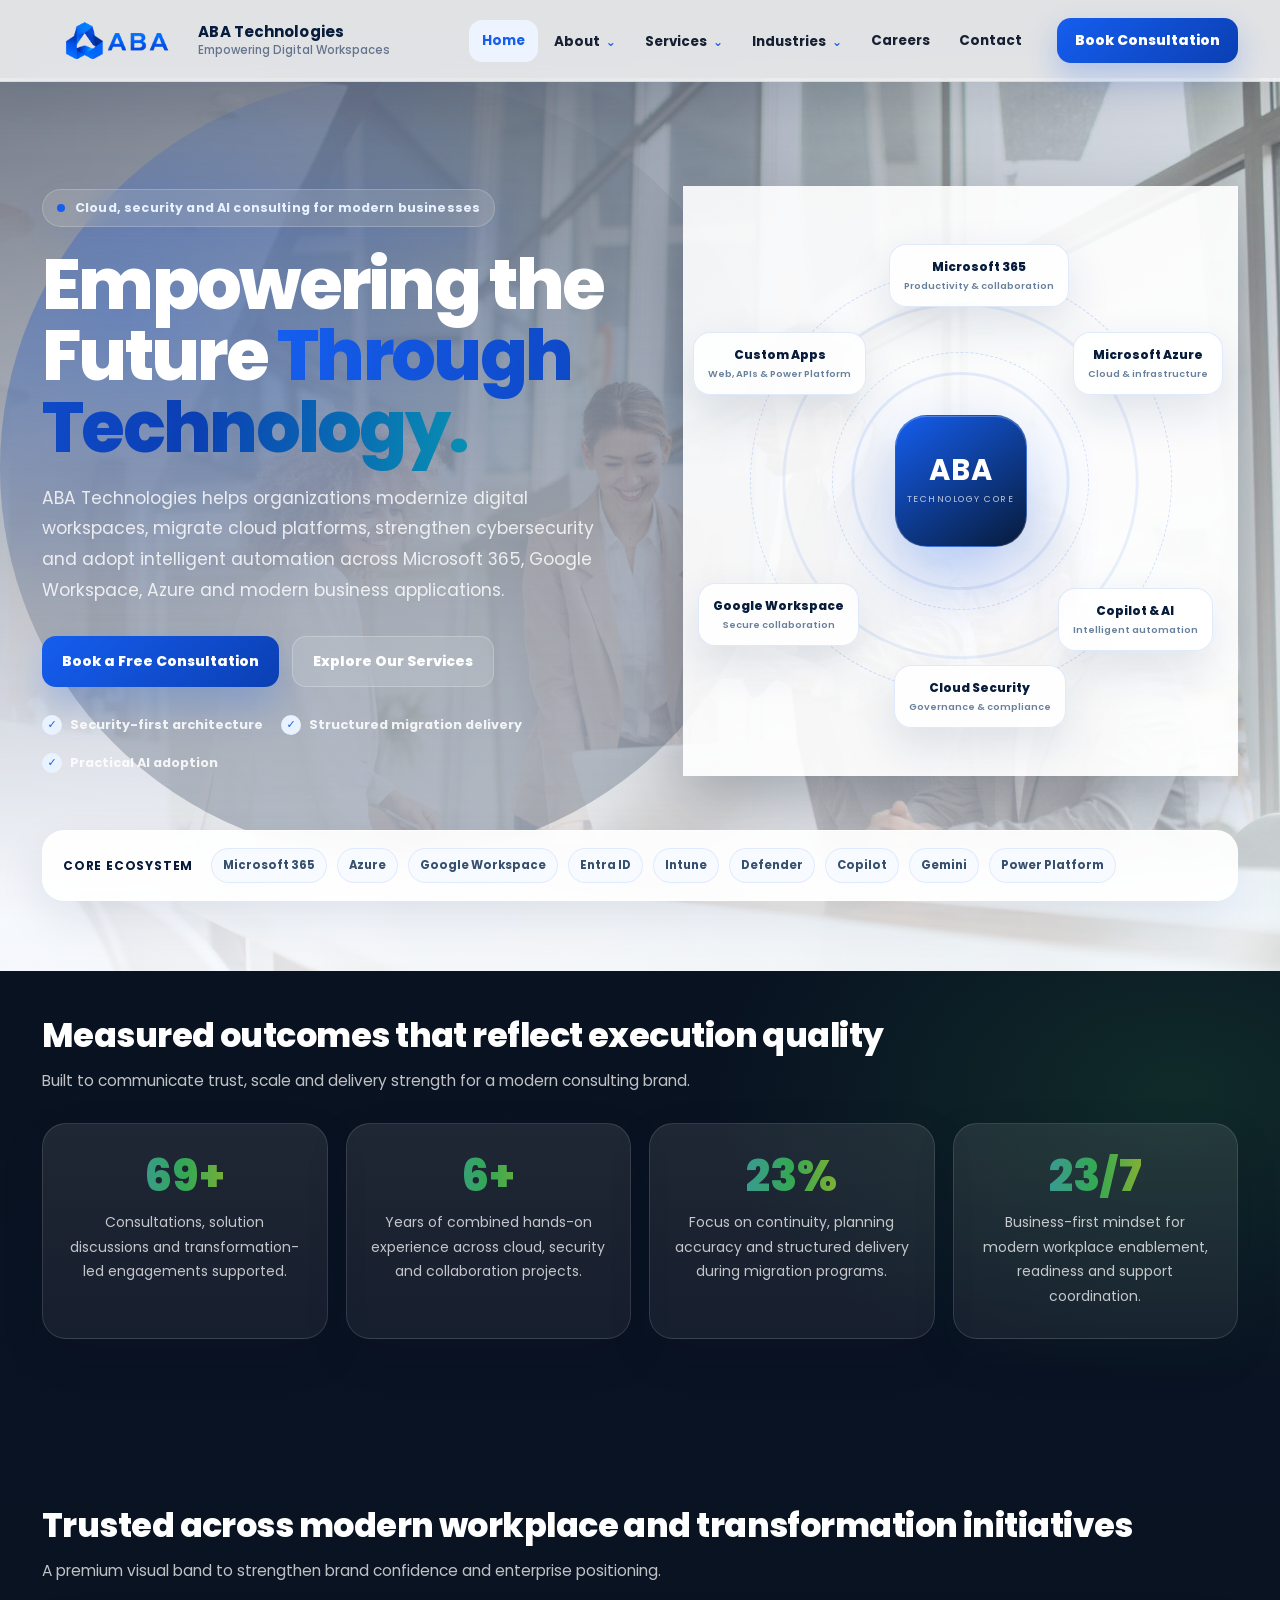
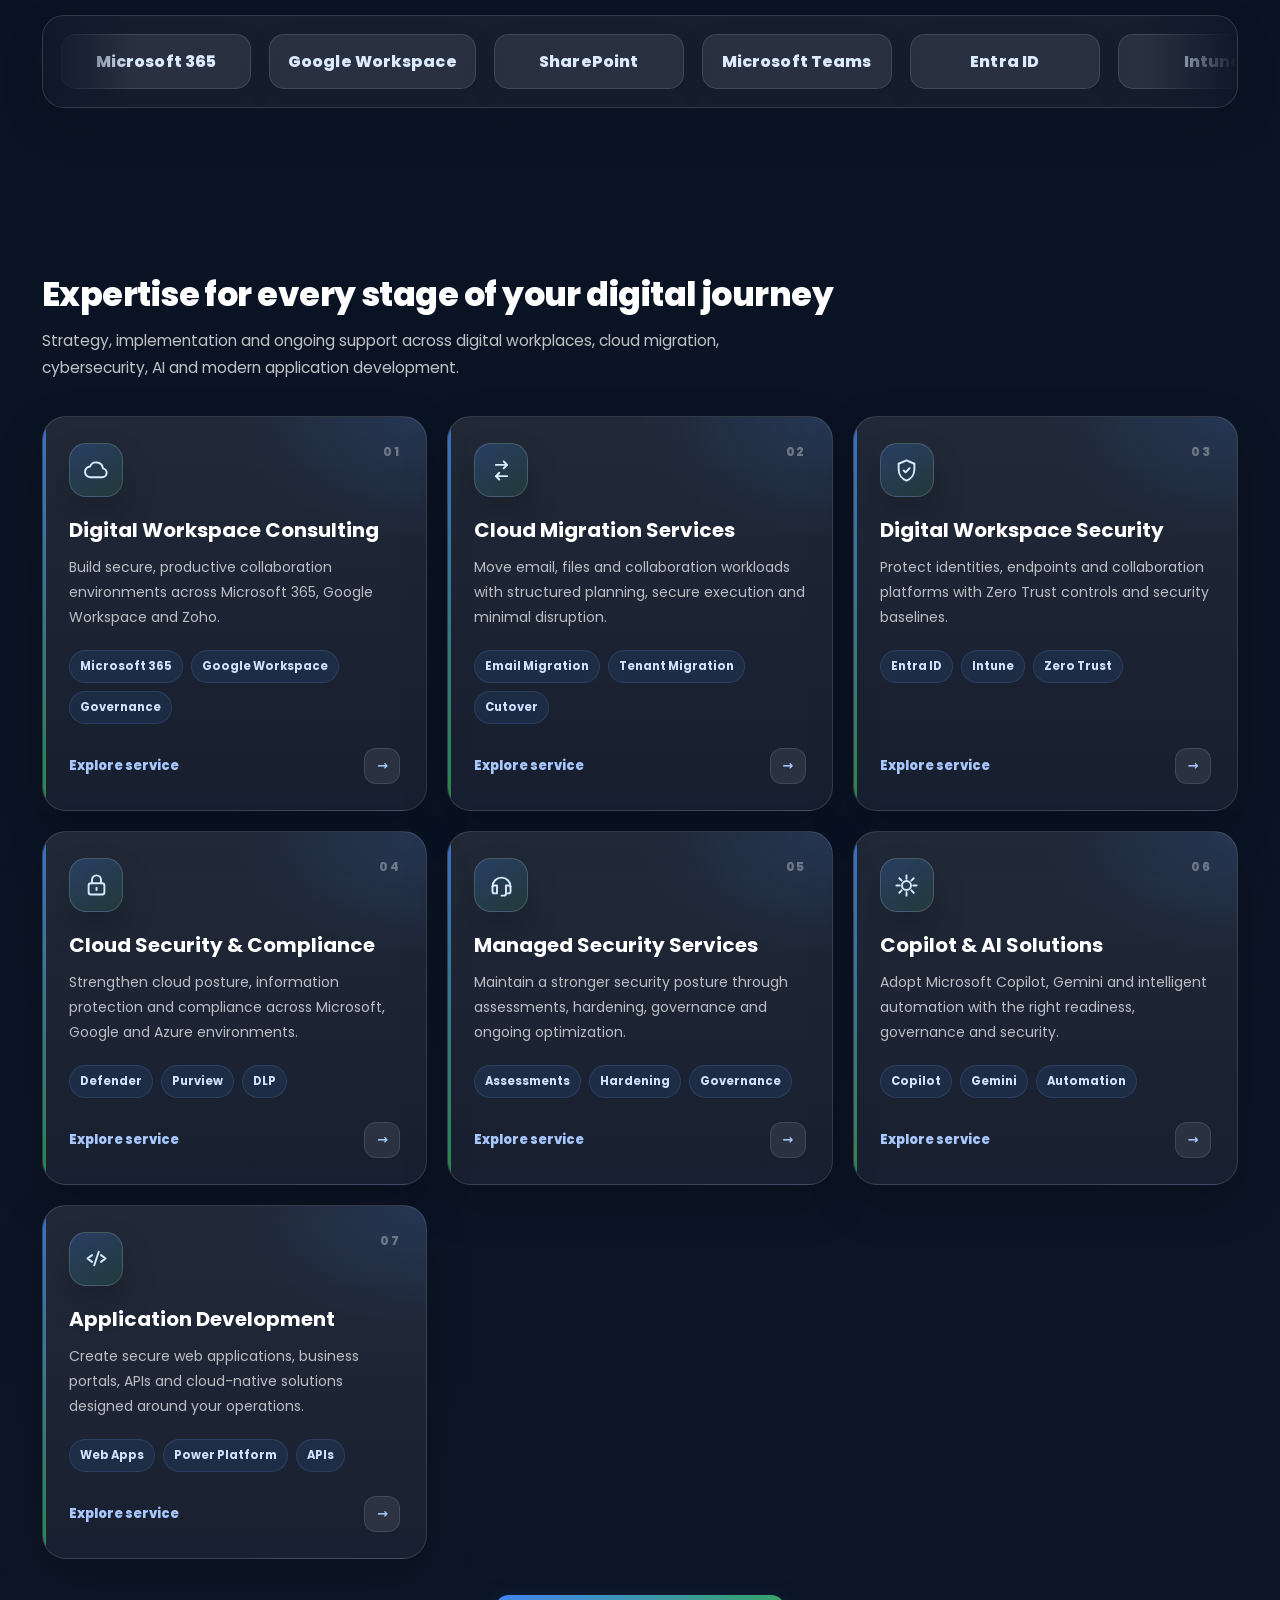
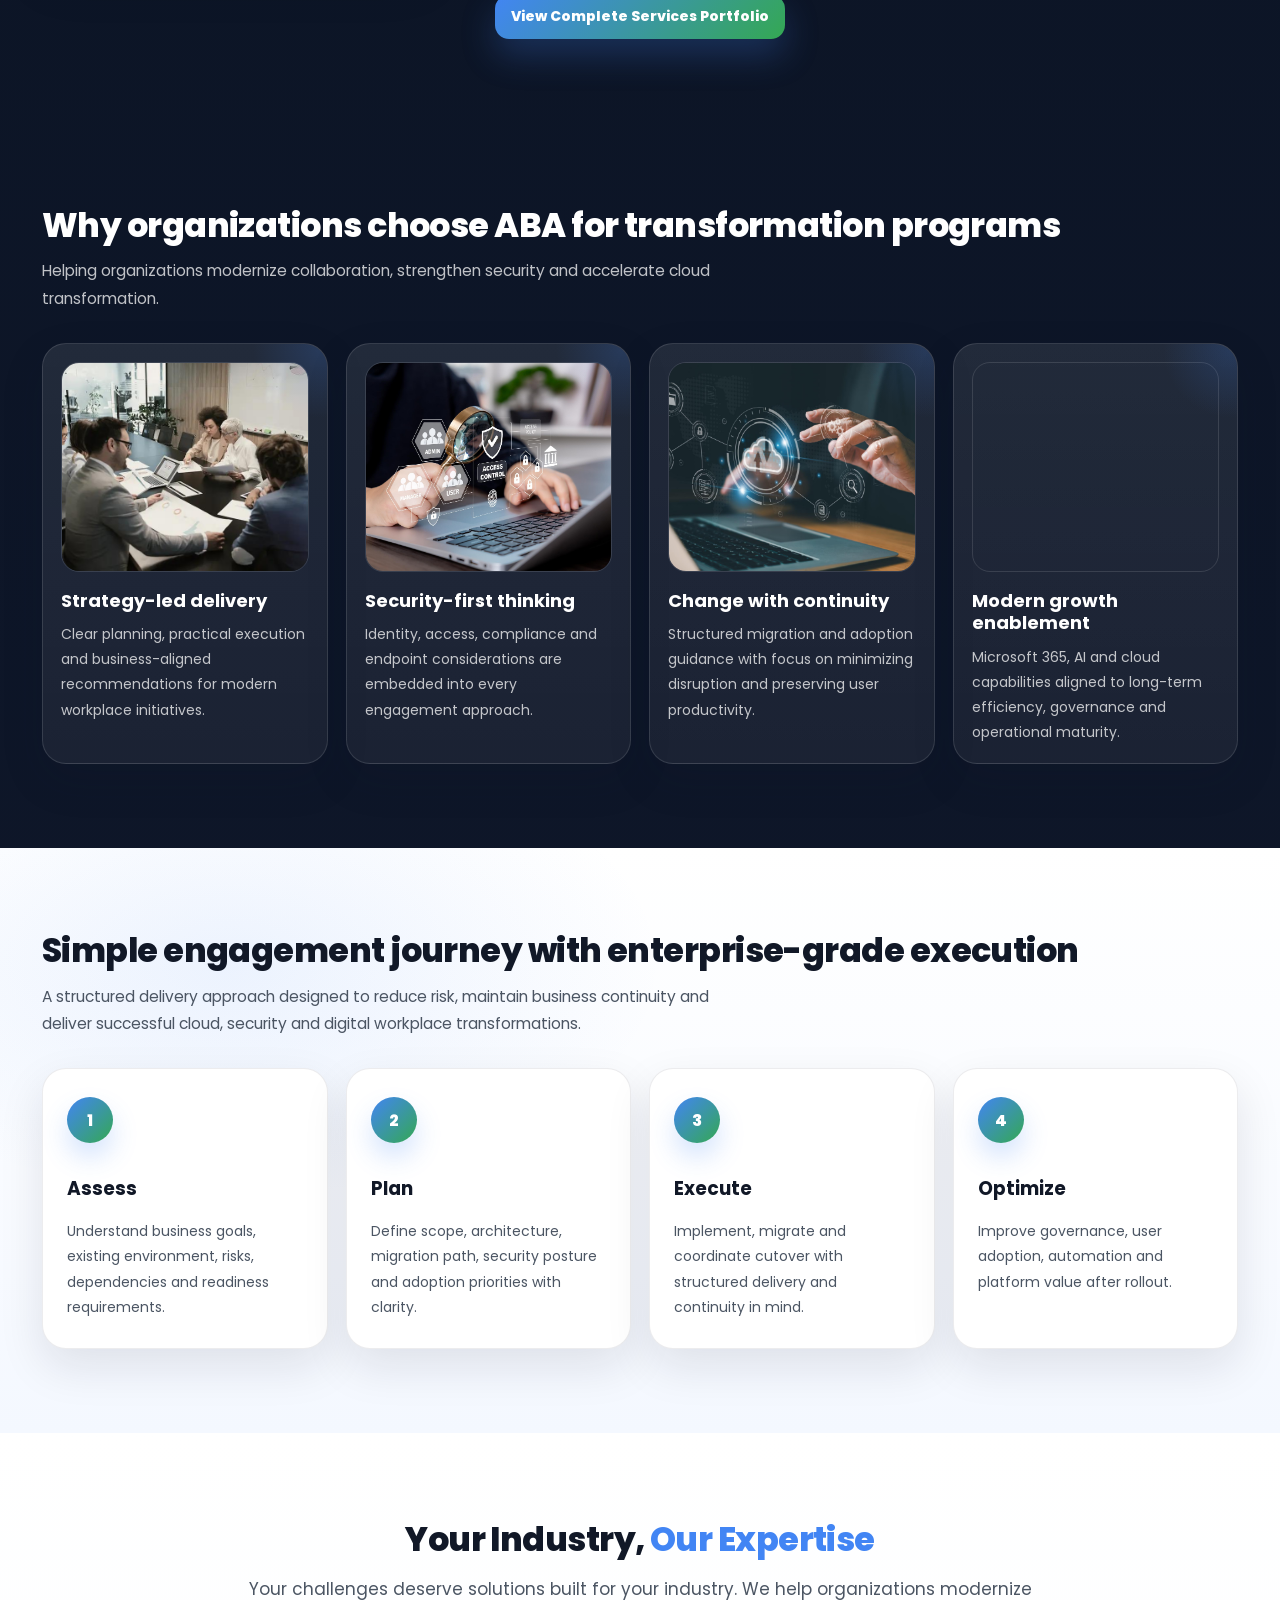
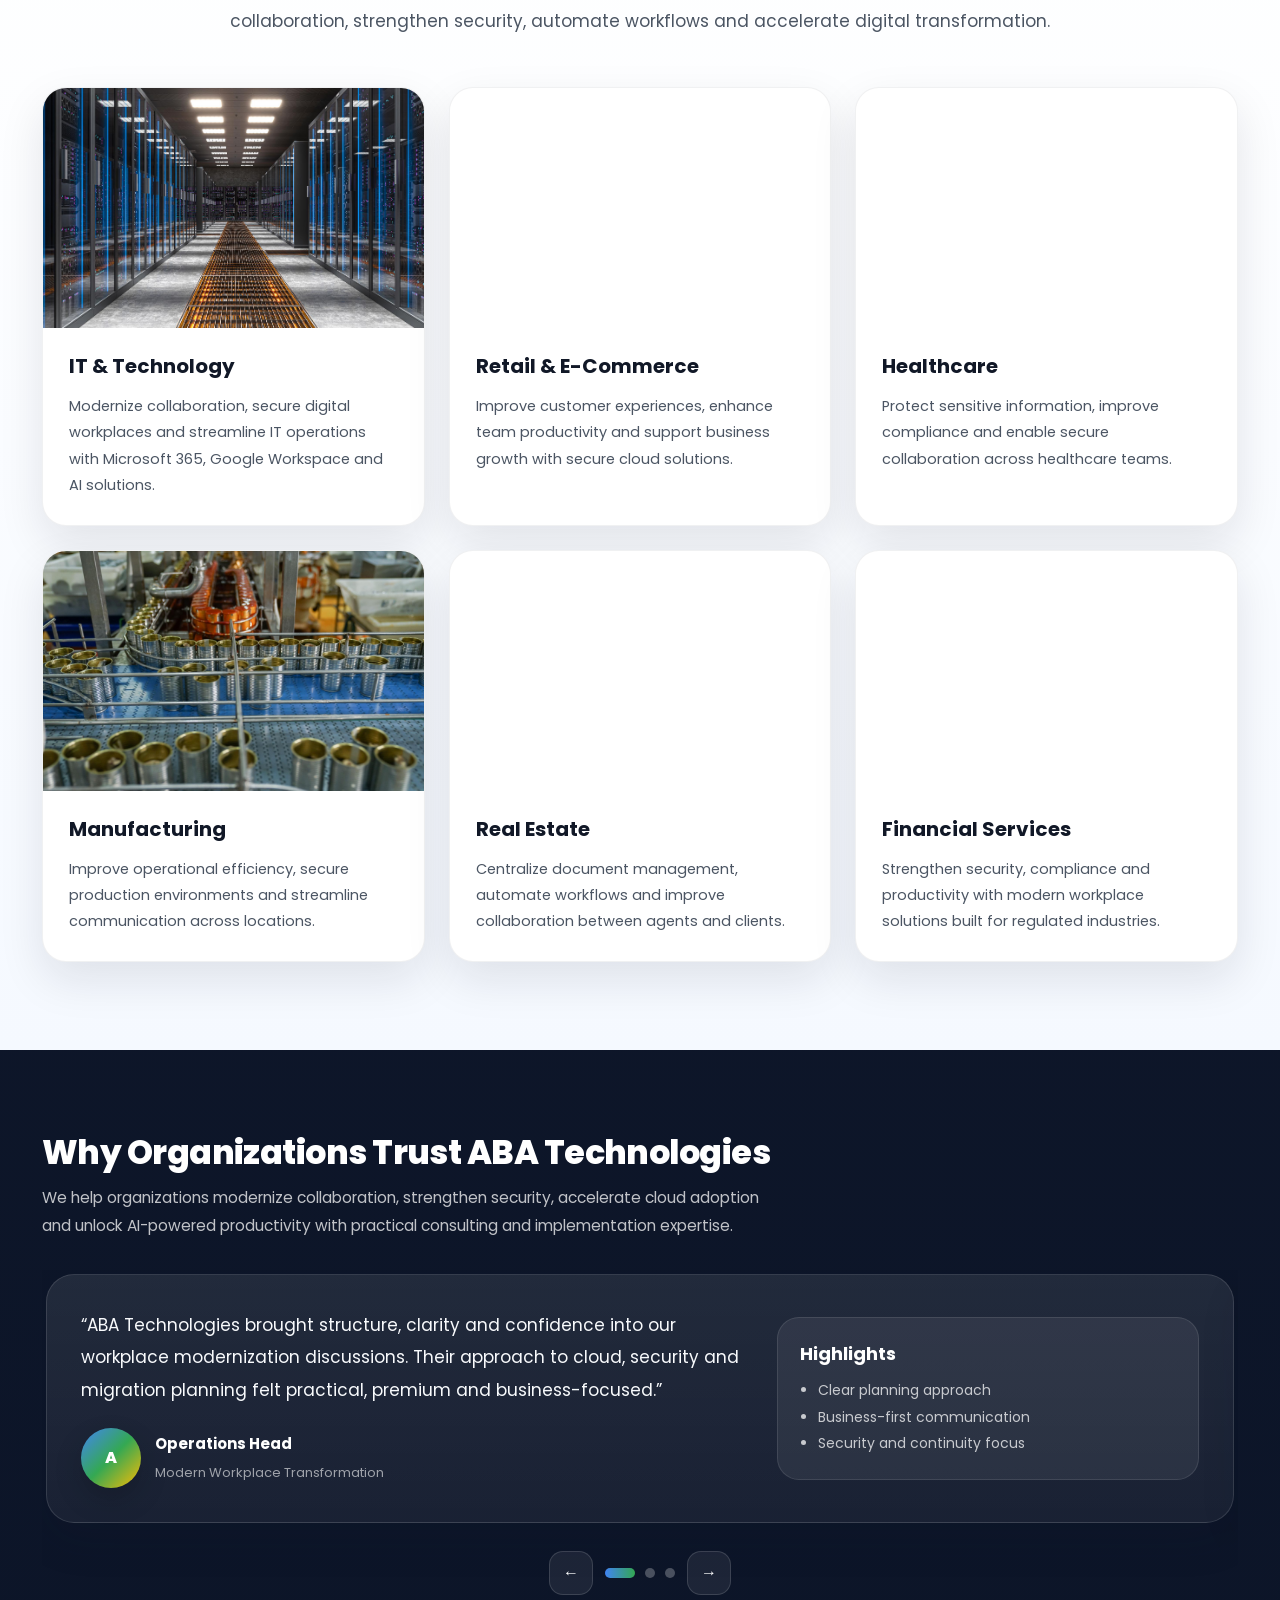
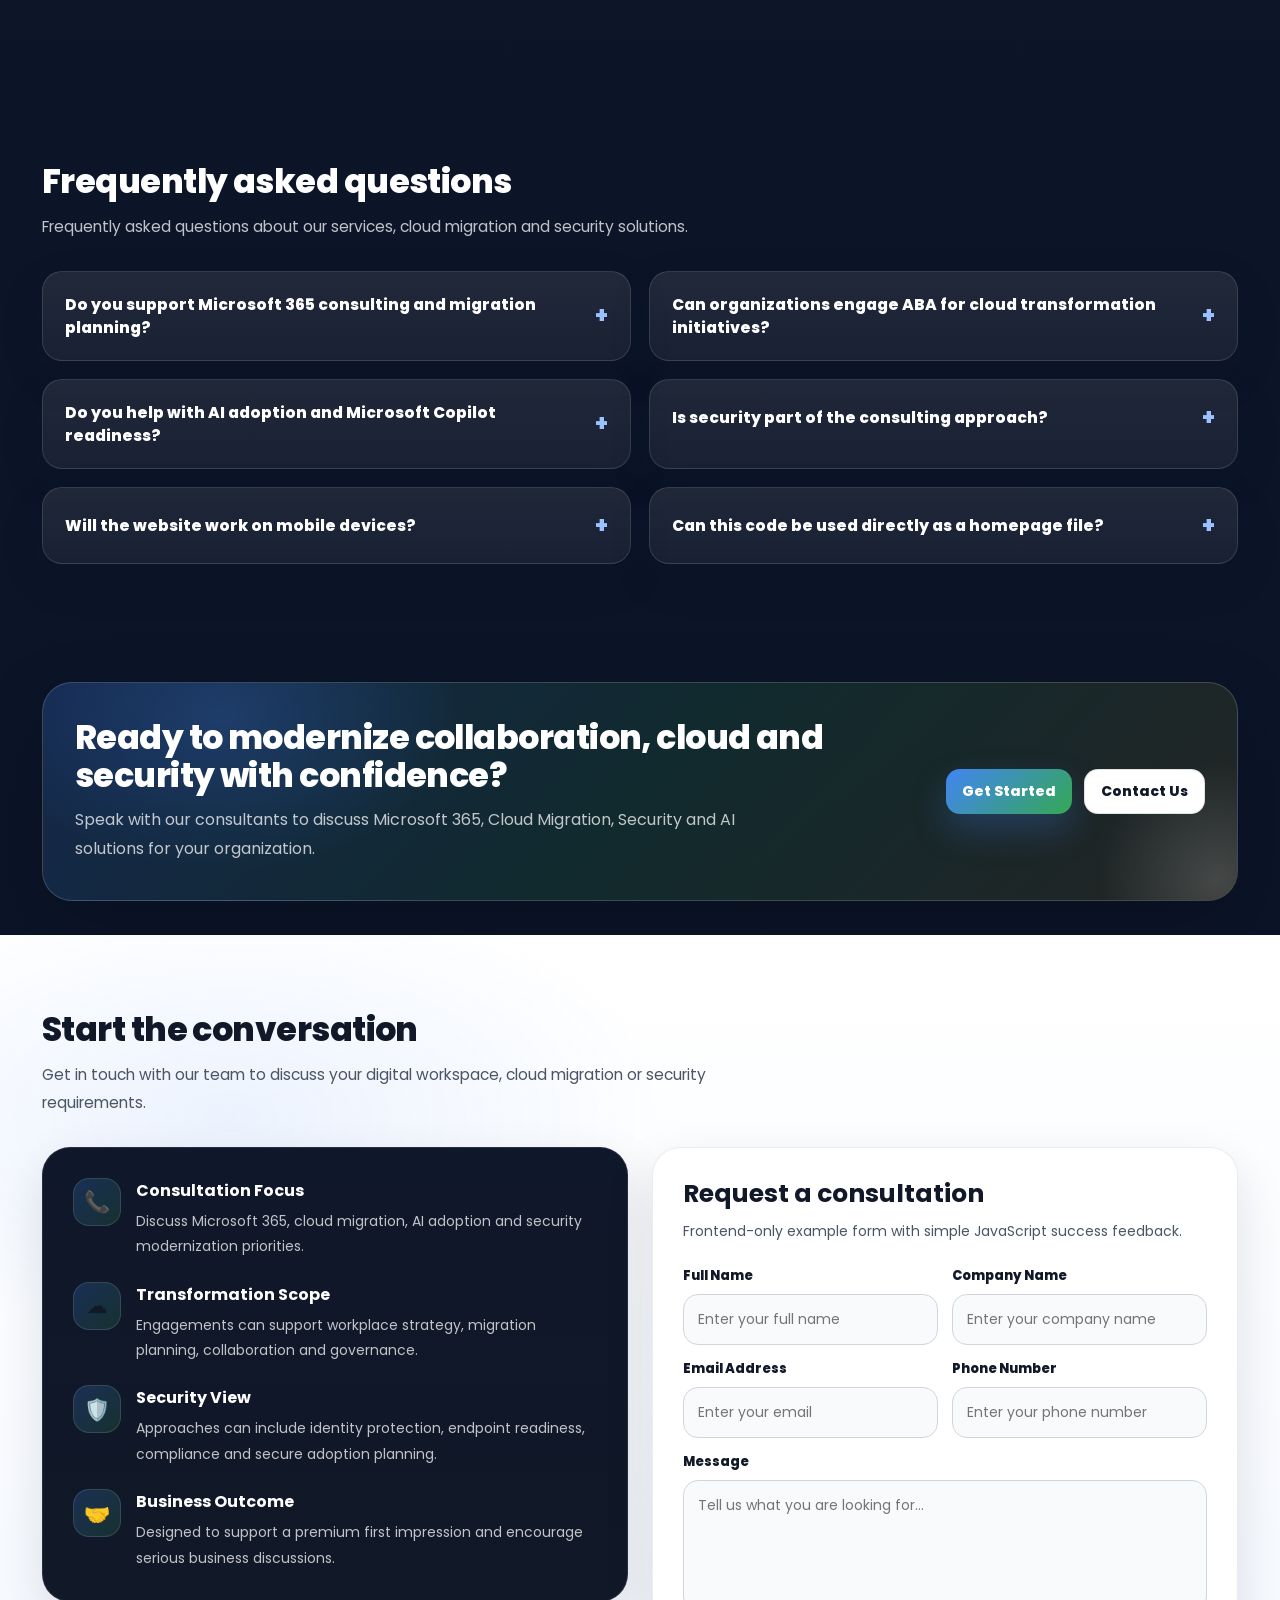
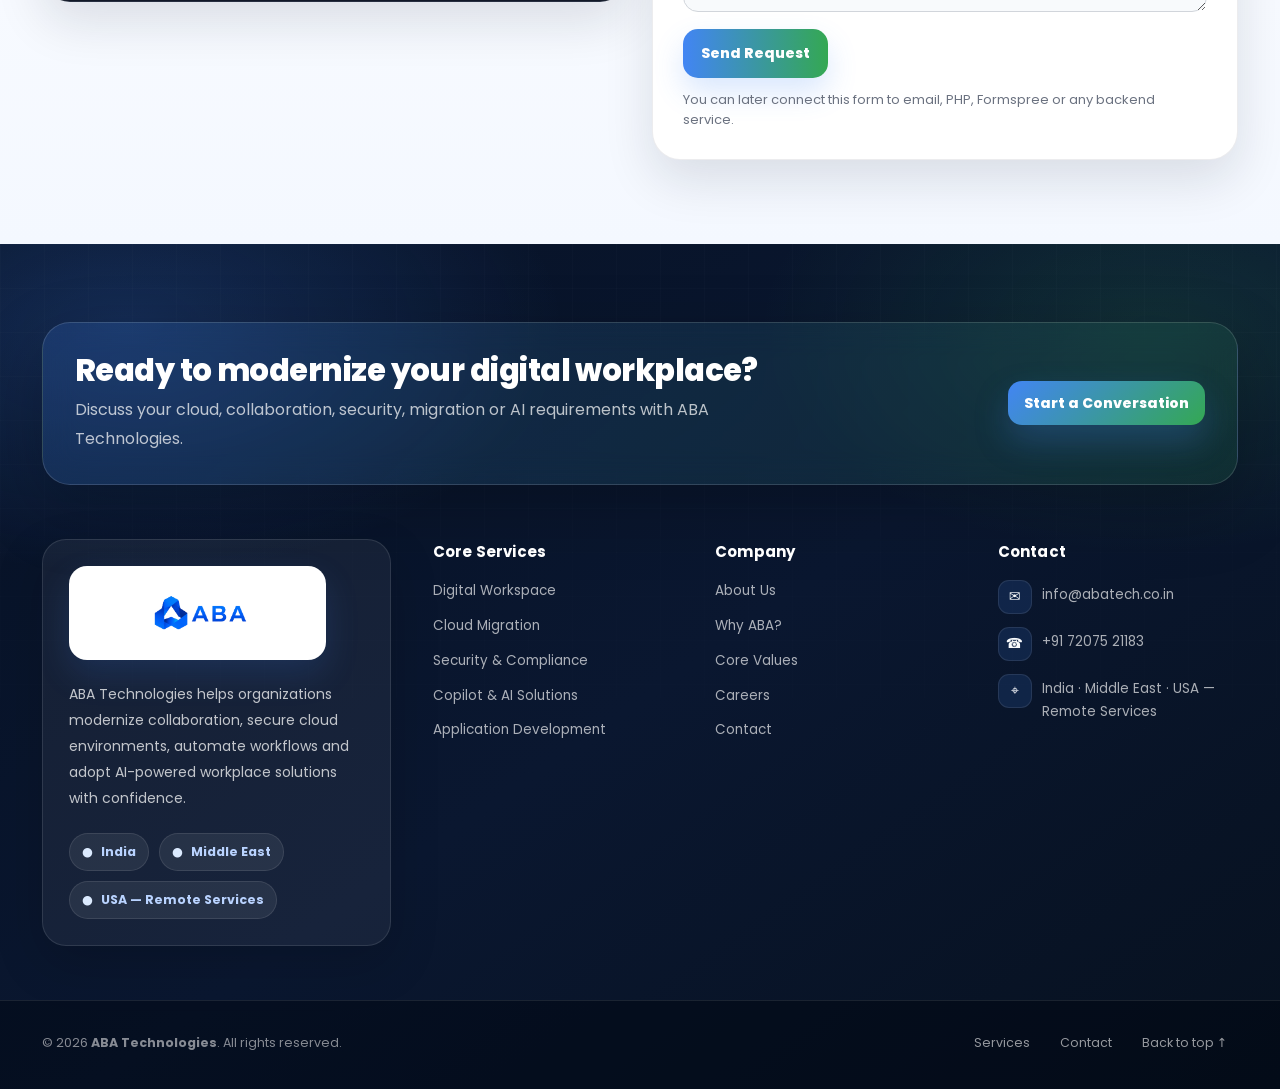
<file: index.html>
<!DOCTYPE html>
<html lang="en">
<head>
  <!-- Google tag (gtag.js) -->
<script async src="https://www.googletagmanager.com/gtag/js?id=G-93PCPDZCBR"></script>
<script>
  window.dataLayer = window.dataLayer || [];
  function gtag(){dataLayer.push(arguments);}
  gtag('js', new Date());

  gtag('config', 'G-93PCPDZCBR');
</script>
  <meta charset="utf-8" />
  <meta name="viewport" content="width=device-width, initial-scale=1" />

  <title>ABA Technologies | Empowering the Future Through Technology</title>
  <meta name="description" content="ABA Technologies delivers Microsoft 365, Google Workspace, cloud migration, cybersecurity, Copilot AI and application development consulting worldwide." />
  <meta name="author" content="ABA Technologies" />
  <meta name="theme-color" content="#071B3A" />
  <meta name="robots" content="index, follow, max-image-preview:large, max-snippet:-1, max-video-preview:-1" />

  <!-- Canonical -->
  <link rel="canonical" href="https://abatech.co.in/" />

  <!-- Favicon -->
  <link rel="icon" type="image/png" href="favicon.png" />
  <link rel="apple-touch-icon" href="apple-touch-icon.png" />

  <!-- Open Graph -->
  <meta property="og:locale" content="en_IN" />
  <meta property="og:type" content="website" />
  <meta property="og:site_name" content="ABA Technologies" />
  <meta property="og:title" content="ABA Technologies | Microsoft 365, Cloud &amp; Security Consulting" />
  <meta property="og:description" content="Microsoft 365, Google Workspace, cloud migration, cybersecurity, Copilot AI and application development consulting for modern businesses." />
  <meta property="og:url" content="https://abatech.co.in/" />
  <meta property="og:image" content="https://abatech.co.in/logo.png" />
  <meta property="og:image:type" content="image/png" />
  <meta property="og:image:alt" content="ABA Technologies cloud and cybersecurity consulting" />

  <!-- X / Twitter -->
  <meta name="twitter:card" content="summary" />
  <meta name="twitter:title" content="ABA Technologies | Microsoft 365, Cloud &amp; Security Consulting" />
  <meta name="twitter:description" content="Cloud, digital workspace, cybersecurity, Copilot AI and application development consulting for modern businesses." />
  <meta name="twitter:image" content="https://abatech.co.in/logo.png" />
  <meta name="twitter:image:alt" content="ABA Technologies logo" />


  <!-- Fonts -->
  <link rel="preconnect" href="https://fonts.googleapis.com" />
  <link rel="preconnect" href="https://fonts.gstatic.com" crossorigin />
  <link href="https://fonts.googleapis.com/css2?family=Poppins:wght@300;400;500;600;700;800&display=swap" rel="stylesheet" />

  <style>
    /* =====================================================
       MODERN UI/UX REFRESH
       Improvements made:
       - More consistent spacing and section rhythm
       - Better responsive design for mobile/tablet/desktop
       - Modern SaaS-style colors, glass effects and cards
       - Cleaner navigation, hover states and visual hierarchy
       - Fixed broken Why section layout without changing text
       - Improved typography, shadows, radius and CTA areas
       ===================================================== */

    :root{
      --bg:#07111f;
      --bg2:#0f172a;
      --surface:rgba(255,255,255,0.065);
      --surface-strong:rgba(255,255,255,0.10);
      --surface-light:#ffffff;
      --stroke:rgba(255,255,255,0.12);
      --text:#f8fafc;
      --text-dark:#0f172a;
      --muted:rgba(255,255,255,0.74);
      --muted2:rgba(255,255,255,0.58);
      --muted-dark:#4b5563;
      --blue:#4285F4;
      --green:#34A853;
      --yellow:#FBBC05;
      --danger:#ef4444;
      --shadow:0 24px 70px rgba(0,0,0,0.32);
      --shadow-soft:0 16px 44px rgba(15,23,42,0.12);
      --radius:18px;
      --radius-lg:28px;
      --max:1240px;
      --navH:78px;
    }

    *{
      box-sizing:border-box;
    }

    html{
      scroll-behavior:smooth;
    }

    body{
      margin:0;
      font-family:'Poppins',system-ui,-apple-system,Segoe UI,Roboto,Arial,sans-serif;
      color:var(--text);
      background:
        radial-gradient(900px 520px at 5% 5%, rgba(66,133,244,0.18), transparent 60%),
        radial-gradient(800px 520px at 92% 12%, rgba(52,168,83,0.16), transparent 58%),
        linear-gradient(180deg,#07111f 0%,#0f172a 52%,#081226 100%);
      overflow-x:hidden;
    }

    a{
      color:inherit;
      text-decoration:none;
    }

    img{
      max-width:100%;
      display:block;
    }

    .container{
      width:100%;
      max-width:var(--max);
      margin:0 auto;
      padding:0 22px;
    }

    .skip-link{
      position:absolute;
      left:-999px;
      top:10px;
      background:#111827;
      color:#fff;
      padding:10px 14px;
      border-radius:10px;
      z-index:2000;
    }

    .skip-link:focus{
      left:10px;
    }

    /* ================= NAV ================= */

    nav{
      position:fixed;
      top:0;
      left:0;
      right:0;
      height:var(--navH);
      z-index:1000;
      background:rgba(255,255,255,0.92);
      border-bottom:1px solid rgba(15,23,42,0.08);
      backdrop-filter:blur(18px);
      -webkit-backdrop-filter:blur(18px);
      box-shadow:0 10px 30px rgba(15,23,42,0.06);
    }

    .nav-inner{
      height:100%;
      display:flex;
      align-items:center;
      justify-content:space-between;
      gap:18px;
    }

    .brand{
      display:flex;
      align-items:center;
      gap:12px;
      min-width:210px;
    }

  .brand img{
      height:52px;
      width:auto;
  }

    .brand .name{
      display:flex;
      flex-direction:column;
      line-height:1.08;
    }

    .brand .name strong{
      font-size:13px;
      letter-spacing:.1px;
      color:#111827;
    }

    .brand .name span{
      margin-top:4px;
      font-size:11px;
      color:#64748b;
      font-weight:500;
    }

    .nav-links{
      display:flex;
      align-items:center;
      justify-content:center;
      gap:4px;
      flex:1;
    }

    .nav-links a,
    .nav-links button{
      color:#111827;
      font-weight:650;
      font-size:14px;
      padding:10px 12px;
      border-radius:12px;
      border:0;
      background:transparent;
      cursor:pointer;
      transition:background .2s ease, color .2s ease, transform .2s ease;
      font-family:inherit;
      white-space:nowrap;
    }

    .nav-links a:hover,
    .nav-links button:hover{
      background:#f1f5f9;
      color:#2563eb;
    }

    .nav-right{
      display:flex;
      align-items:center;
      gap:10px;
    }

    .btn{
      display:inline-flex;
      align-items:center;
      justify-content:center;
      border-radius:14px;
      padding:11px 16px;
      font-size:14px;
      font-weight:750;
      border:1px solid rgba(15,23,42,0.12);
      background:#ffffff;
      color:#111827;
      transition:transform .22s ease, box-shadow .22s ease, background .22s ease, border-color .22s ease;
      user-select:none;
      cursor:pointer;
      min-height:44px;
    }

    .btn:hover{
      transform:translateY(-2px);
      box-shadow:0 14px 30px rgba(15,23,42,0.12);
      border-color:rgba(66,133,244,0.25);
    }

    .btn.primary{
      border:0;
      background:linear-gradient(135deg,#4285F4 0%,#34A853 100%);
      color:#ffffff;
      box-shadow:0 16px 34px rgba(66,133,244,0.25);
    }

    .btn.primary:hover{
      filter:brightness(1.04);
      box-shadow:0 18px 42px rgba(52,168,83,0.25);
    }

    .menu-btn{
      display:none;
      width:44px;
      height:44px;
      border-radius:14px;
      border:1px solid rgba(15,23,42,0.10);
      background:#fff;
      color:#111827;
      font-size:20px;
      cursor:pointer;
      transition:.2s ease;
    }

    .menu-btn:hover{
      background:#f8fafc;
    }

    /* Dropdown */
    .dropdown{
      position:relative;
    }

    .dropdown-menu{
      position:absolute;
      top:calc(100% + 14px);
      left:0;
      min-width:240px;
      background:#fff;
      border-radius:18px;
      padding:10px;
      border:1px solid rgba(15,23,42,0.08);
      box-shadow:0 24px 60px rgba(15,23,42,0.14);
      opacity:0;
      visibility:hidden;
      transform:translateY(10px);
      transition:.22s ease;
    }

    .dropdown:hover .dropdown-menu,
    .dropdown.open .dropdown-menu,
    .dropdown:focus-within .dropdown-menu{
      opacity:1;
      visibility:visible;
      transform:translateY(0);
    }

    .dropdown-menu a{
      display:block;
      padding:11px 12px;
      border-radius:12px;
      color:#111827;
      font-weight:650;
    }

    .dropdown-menu a:hover{
      background:#f1f5f9;
      color:#2563eb;
    }

    .mega-menu{
    width:min(1450px,calc(100vw - 60px));
    display:grid;
    grid-template-columns:260px repeat(4,1fr);
    gap:30px;
    padding:40px;
    left:50%;
    transform:translate(-50%,10px);
    border-radius:28px;
}

    .dropdown:hover .mega-menu,
    .dropdown.open .mega-menu,
    .dropdown:focus-within .mega-menu{
      transform:translate(-50%,0);
    }

    .mega-column h4{
      color:#2563eb;
      margin:0 0 12px;
      font-size:16px;
    }

    .mega-column a{
      padding:9px 0;
      color:#334155;
    }
.mega-side{
    background:#f8fbff;
    border-radius:20px;
    padding:25px;
}

.mega-side h3{
    color:#2563eb;
    font-size:28px;
    line-height:1.3;
    margin:0 0 20px;
}

.mega-side p{
    color:#555;
    line-height:1.8;
    font-size:15px;
    margin-bottom:25px;
}

.mega-btn{
    display:inline-block;
    background:#2563eb;
    color:#fff;
    padding:12px 24px;
    border-radius:10px;
    font-weight:600;
    text-decoration:none;
    transition:.3s;
}

.mega-btn:hover{
    background:#1d4ed8;
}
    /* Mobile panel */
    .menu-panel{
      position:fixed;
      top:var(--navH);
      left:0;
      right:0;
      background:#fff;
      border-bottom:1px solid rgba(15,23,42,0.08);
      box-shadow:0 24px 60px rgba(15,23,42,0.14);
      z-index:999;
      display:none;
    }

    .menu-panel.open{
      display:block;
    }

    .menu-panel .container{
      padding:14px 22px 20px;
      display:flex;
      flex-direction:column;
      gap:4px;
    }

    .menu-panel a{
      padding:16px 0;
      border-bottom:1px solid #e5e7eb;
      color:#111827;
      font-weight:750;
      font-size:18px;
    }

    main{
      padding-top:var(--navH);
    }

    section[id]{
      scroll-margin-top:calc(var(--navH) + 20px);
    }

    /* ================= HERO ================= */

    header.hero{
      position:relative;
      min-height:calc(100vh - var(--navH));
      display:flex;
      align-items:center;
      padding:92px 0 70px;
      overflow:hidden;
      isolation:isolate;
    }

    .hero::before{
      content:"";
      position:absolute;
      inset:0;
      background:
        linear-gradient(90deg, rgba(255,255,255,0.92), rgba(255,255,255,0.70), rgba(255,255,255,0.40)),
        url('hero-bg.jpg');
      background-size:cover;
      background-position:center;
      z-index:-2;
    }

    .hero::after{
      content:"";
      position:absolute;
      inset:0;
      background:
        radial-gradient(700px 380px at 12% 20%, rgba(66,133,244,0.20), transparent 62%),
        radial-gradient(620px 360px at 82% 70%, rgba(52,168,83,0.18), transparent 62%);
      z-index:-1;
    }

    .hero-grid{
      display:grid;
      grid-template-columns:minmax(0,1.15fr) minmax(330px,.85fr);
      gap:44px;
      align-items:center;
    }

    .eyebrow{
      display:inline-flex;
      gap:10px;
      align-items:center;
      padding:9px 14px;
      border-radius:999px;
      border:1px solid rgba(66,133,244,0.18);
      background:rgba(255,255,255,0.64);
      color:#111827;
      font-size:13px;
      font-weight:650;
      width:fit-content;
      backdrop-filter:blur(12px);
      box-shadow:0 10px 30px rgba(15,23,42,0.08);
    }

    .dot{
      width:9px;
      height:9px;
      border-radius:999px;
      background:linear-gradient(90deg,var(--blue),var(--green));
      box-shadow:0 0 0 7px rgba(66,133,244,0.12);
    }

    h1{
      margin:18px 0 14px;
      font-size:clamp(36px,4.8vw,64px);
      line-height:1.04;
      letter-spacing:-1.05px;
      font-weight:800;
      background:linear-gradient(90deg,#1d4ed8,#15803d);
      -webkit-background-clip:text;
      background-clip:text;
      color:transparent;
    }

    .hero p{
      margin:0;
      color:#1f2937;
      font-size:clamp(15px,1.35vw,18px);
      line-height:1.78;
      max-width:66ch;
    }

    .hero-actions{
      display:flex;
      flex-wrap:wrap;
      gap:13px;
      margin-top:26px;
    }

    .trustbar{
      margin-top:24px;
      display:flex;
      flex-wrap:wrap;
      gap:10px;
      color:#334155;
      font-size:13px;
      align-items:center;
    }

    .pill{
      display:inline-flex;
      align-items:center;
      gap:8px;
      padding:9px 12px;
      border-radius:999px;
      background:rgba(255,255,255,0.60);
      border:1px solid rgba(255,255,255,0.48);
      backdrop-filter:blur(12px);
      box-shadow:0 10px 24px rgba(15,23,42,0.07);
      font-weight:600;
    }

    .check{
      width:17px;
      height:17px;
      border-radius:7px;
      display:inline-grid;
      place-items:center;
      background:rgba(52,168,83,0.15);
      border:1px solid rgba(52,168,83,0.25);
      color:#15803d;
      font-size:12px;
      font-weight:800;
    }

    .hero-floating-badges{
      display:flex;
      flex-wrap:wrap;
      gap:12px;
      margin-top:28px;
    }

    .floating-badge{
      padding:12px 16px;
      border-radius:16px;
      background:rgba(255,255,255,0.68);
      color:#0f172a;
      border:1px solid rgba(255,255,255,0.55);
      box-shadow:0 15px 38px rgba(15,23,42,.10);
      backdrop-filter:blur(12px);
      font-size:13px;
      font-weight:750;
      animation:floatY 4s ease-in-out infinite;
    }

    .floating-badge:nth-child(2){
      animation-delay:.6s;
    }

    .floating-badge:nth-child(3){
      animation-delay:1.2s;
    }

    @keyframes floatY{
      0%,100%{transform:translateY(0);}
      50%{transform:translateY(-7px);}
    }

    .hero-card{
      border-radius:var(--radius-lg);
      background:rgba(255,255,255,0.58);
      border:1px solid rgba(255,255,255,0.55);
      box-shadow:0 28px 80px rgba(15,23,42,0.18);
      padding:20px;
      position:relative;
      overflow:hidden;
      backdrop-filter:blur(18px);
    }

    .hero-card::before{
      content:"";
      position:absolute;
      inset:-90px -90px;
      background:
        radial-gradient(270px 220px at 25% 25%, rgba(66,133,244,0.14), transparent 62%),
        radial-gradient(270px 220px at 77% 62%, rgba(52,168,83,0.14), transparent 62%);
      pointer-events:none;
    }

    .stat-grid{
      display:grid;
      grid-template-columns:1fr 1fr;
      gap:14px;
      position:relative;
    }

    .stat{
      border-radius:18px;
      padding:18px;
      border:1px solid rgba(255,255,255,0.62);
      background:rgba(255,255,255,0.52);
      backdrop-filter:blur(10px);
      min-height:148px;
      transition:.22s ease;
    }

    .stat:hover{
      transform:translateY(-3px);
      background:rgba(255,255,255,0.72);
    }

    .stat strong{
      display:block;
      font-size:17px;
      margin-bottom:8px;
      color:#111827;
    }

    .stat span{
      color:#334155;
      font-size:12.8px;
      line-height:1.62;
      display:block;
    }

    /* ================= GLOBAL SECTIONS ================= */

    section{
      padding:84px 0;
      position:relative;
    }

    .section-title{
      display:flex;
      align-items:flex-end;
      justify-content:space-between;
      gap:18px;
      margin-bottom:20px;
    }

    h2{
      margin:0;
      font-size:clamp(26px,2.6vw,38px);
      letter-spacing:-0.55px;
      line-height:1.15;
      font-weight:800;
      color:#ffffff;
    }

    h3{
      line-height:1.25;
    }

    .subhead{
      margin:12px 0 0;
      color:var(--muted);
      line-height:1.8;
      max-width:80ch;
      font-size:15.5px;
    }

    /* ================= CARDS ================= */

    .grid{
      display:grid;
      grid-template-columns:repeat(12,1fr);
      gap:18px;
      margin-top:30px;
    }

    .card{
      grid-column:span 6;
      background:linear-gradient(180deg,rgba(255,255,255,0.085),rgba(255,255,255,0.055));
      border:1px solid var(--stroke);
      border-radius:22px;
      padding:26px;
      box-shadow:var(--shadow-soft);
      transition:transform .25s ease, background .25s ease, border-color .25s ease;
      min-height:238px;
    }

    .card:hover{
      transform:translateY(-5px);
      background:rgba(255,255,255,0.105);
      border-color:rgba(66,133,244,0.25);
    }

    .services-grid{
      display:grid;
      grid-template-columns:repeat(3,minmax(0,1fr));
      gap:20px;
      margin-top:34px;
    }

    .service-card-link{
      position:relative;
      display:flex;
      flex-direction:column;
      min-height:100%;
      padding:26px;
      overflow:hidden;
      border-radius:24px;
      color:inherit;
      background:
        radial-gradient(280px 180px at 100% 0%,rgba(66,133,244,.15),transparent 68%),
        linear-gradient(180deg,rgba(255,255,255,.095),rgba(255,255,255,.05));
      border:1px solid rgba(255,255,255,.12);
      box-shadow:0 18px 48px rgba(0,0,0,.18);
      transition:transform .28s ease,border-color .28s ease,background .28s ease,box-shadow .28s ease;
      isolation:isolate;
    }

    .service-card-link::before{
      content:"";
      position:absolute;
      inset:0 auto 0 0;
      width:3px;
      background:linear-gradient(180deg,#4285F4,#34A853);
      opacity:.75;
      transition:width .28s ease,opacity .28s ease;
    }

    .service-card-link:hover{
      transform:translateY(-7px);
      border-color:rgba(118,164,255,.36);
      background:
        radial-gradient(320px 210px at 100% 0%,rgba(66,133,244,.21),transparent 68%),
        linear-gradient(180deg,rgba(255,255,255,.12),rgba(255,255,255,.065));
      box-shadow:0 28px 70px rgba(0,0,0,.25);
    }

    .service-card-link:hover::before{width:5px;opacity:1;}

    .service-card-top{
      display:flex;
      align-items:flex-start;
      justify-content:space-between;
      gap:18px;
      margin-bottom:20px;
    }

    .service-icon{
      width:54px;
      height:54px;
      flex:0 0 54px;
      display:grid;
      place-items:center;
      border-radius:17px;
      color:#dbeafe;
      background:linear-gradient(145deg,rgba(66,133,244,.24),rgba(52,168,83,.14));
      border:1px solid rgba(255,255,255,.16);
      box-shadow:0 16px 34px rgba(0,0,0,.2);
    }

    .service-icon svg{width:27px;height:27px;stroke:currentColor;}

    .service-number{
      color:rgba(255,255,255,.34);
      font-size:12px;
      font-weight:800;
      letter-spacing:.12em;
    }

    .service-card-link h3{
      margin:0 0 11px;
      color:#fff;
      font-size:20px;
      line-height:1.35;
    }

    .service-card-link p{
      margin:0;
      color:rgba(255,255,255,.7);
      font-size:14px;
      line-height:1.78;
    }

    .service-tags{
      display:flex;
      flex-wrap:wrap;
      gap:8px;
      margin-top:20px;
    }

    .service-tags span{
      padding:7px 10px;
      border-radius:999px;
      color:#cfe1ff;
      background:rgba(66,133,244,.10);
      border:1px solid rgba(126,171,255,.14);
      font-size:11.5px;
      font-weight:650;
    }

    .service-card-footer{
      display:flex;
      align-items:center;
      justify-content:space-between;
      gap:14px;
      margin-top:auto;
      padding-top:24px;
      color:#a9c8ff;
      font-size:13px;
      font-weight:800;
    }

    .service-arrow{
      width:36px;
      height:36px;
      display:grid;
      place-items:center;
      border-radius:12px;
      background:rgba(255,255,255,.08);
      border:1px solid rgba(255,255,255,.11);
      transition:transform .25s ease,background .25s ease;
    }

    .service-card-link:hover .service-arrow{
      transform:translateX(4px);
      background:rgba(66,133,244,.22);
    }

    .services-page-action{
      display:flex;
      justify-content:center;
      margin-top:36px;
    }

    .services-page-action .btn{min-width:220px;}

    @media (max-width:1050px){
      .services-grid{grid-template-columns:repeat(2,minmax(0,1fr));}
    }

    @media (max-width:680px){
      .services-grid{grid-template-columns:1fr;gap:16px;}
      .service-card-link{padding:23px;}
    }

    /* ================= ACHIEVEMENTS ================= */

    .achievements{
      padding-top:46px;
    }

    .achievement-wrap{
      display:grid;
      grid-template-columns:repeat(4,1fr);
      gap:18px;
      margin-top:28px;
    }

    .achievement-card{
      padding:30px 22px;
      border-radius:24px;
      background:linear-gradient(180deg,rgba(255,255,255,0.09),rgba(255,255,255,0.055));
      border:1px solid rgba(255,255,255,0.12);
      text-align:center;
      box-shadow:var(--shadow-soft);
      transition:transform .25s ease, background .25s ease;
    }

    .achievement-card:hover{
      transform:translateY(-5px);
      background:rgba(255,255,255,0.105);
    }

    .achievement-number{
      font-size:clamp(30px,4vw,44px);
      font-weight:800;
      line-height:1;
      margin-bottom:12px;
      background:linear-gradient(90deg,#4285F4,#34A853,#FBBC05);
      -webkit-background-clip:text;
      background-clip:text;
      color:transparent;
    }

    .achievement-label{
      color:var(--muted);
      font-size:14px;
      line-height:1.75;
    }

    /* ================= TRUSTED STRIP ================= */

    .trusted-strip{
      margin-top:30px;
      overflow:hidden;
      border-radius:22px;
      border:1px solid rgba(255,255,255,0.12);
      background:rgba(255,255,255,0.055);
      padding:18px 0;
      position:relative;
      box-shadow:var(--shadow-soft);
    }

    .trusted-strip::before,
    .trusted-strip::after{
      content:"";
      position:absolute;
      top:0;
      bottom:0;
      width:90px;
      z-index:2;
      pointer-events:none;
    }

    .trusted-strip::before{
      left:0;
      background:linear-gradient(90deg,#0f172a,transparent);
    }

    .trusted-strip::after{
      right:0;
      background:linear-gradient(270deg,#0f172a,transparent);
    }

    .trusted-track{
      display:flex;
      gap:18px;
      width:max-content;
      animation:marquee 30s linear infinite;
      padding-left:18px;
    }

    .trusted-pill{
      min-width:190px;
      padding:14px 18px;
      border-radius:15px;
      background:rgba(255,255,255,0.08);
      border:1px solid rgba(255,255,255,0.12);
      color:#dbeafe;
      font-weight:750;
      text-align:center;
      letter-spacing:.1px;
      box-shadow:0 10px 28px rgba(0,0,0,0.12);
    }

    @keyframes marquee{
      from{transform:translateX(0);}
      to{transform:translateX(-50%);}
    }

    /* ================= WHY CHOOSE US ================= */

    .why-grid{
      display:grid;
      grid-template-columns:repeat(4,1fr);
      gap:18px;
      margin-top:30px;
    }

    .why-card{
      padding:18px;
      border-radius:24px;
      background:linear-gradient(180deg,rgba(255,255,255,0.09),rgba(255,255,255,0.055));
      border:1px solid rgba(255,255,255,0.12);
      box-shadow:var(--shadow-soft);
      transition:.25s ease;
      position:relative;
      overflow:hidden;
    }

    .why-card::before{
      content:"";
      position:absolute;
      top:-70px;
      right:-70px;
      width:150px;
      height:150px;
      background:radial-gradient(circle, rgba(66,133,244,0.18), transparent 65%);
      pointer-events:none;
    }

    .why-card:hover{
      transform:translateY(-6px);
      background:rgba(255,255,255,0.105);
    }

    .why-image{
      width:100%;
      height:210px;
      object-fit:cover;
      border-radius:18px;
      margin-bottom:18px;
      border:1px solid rgba(255,255,255,0.12);
    }

    .why-card h3{
      margin:0 0 10px;
      font-size:18px;
      color:white;
    }

    .why-card p{
      margin:0;
      color:var(--muted);
      line-height:1.8;
      font-size:14px;
    }

    /* ================= LIGHT SECTION ================= */

    .section-light{
      background:
        radial-gradient(700px 380px at 18% 20%, rgba(66,133,244,0.09), transparent 62%),
        linear-gradient(180deg,#ffffff,#f4f8ff);
      color:#111827;
    }

    .section-light h2,
    .section-light h3,
    .section-light h4{
      color:#111827;
    }

    .section-light .subhead{
      color:#4b5563;
    }

    /* ================= PROCESS ================= */

    .process-wrap{
      display:grid;
      grid-template-columns:repeat(4,1fr);
      gap:18px;
      margin-top:30px;
    }

    .process-card{
      position:relative;
      padding:28px 24px;
      border-radius:24px;
      background:#ffffff;
      border:1px solid rgba(17,24,39,0.08);
      box-shadow:0 18px 45px rgba(15,23,42,0.10);
      transition:transform .25s ease, box-shadow .25s ease;
    }

    .process-card:hover{
      transform:translateY(-5px);
      box-shadow:0 24px 60px rgba(15,23,42,0.14);
    }

    .process-number{
      display:inline-flex;
      width:46px;
      height:46px;
      align-items:center;
      justify-content:center;
      border-radius:999px;
      font-weight:800;
      color:#ffffff;
      background:linear-gradient(135deg,#4285F4,#34A853);
      margin-bottom:15px;
      box-shadow:0 14px 26px rgba(66,133,244,0.22);
    }

    .process-card p{
      color:#4b5563;
      line-height:1.8;
      margin:0;
      font-size:14px;
    }

    /* ================= INDUSTRY ================= */

    .industry-section{
      padding:88px 0;
      background:linear-gradient(180deg,#ffffff,#f5f9ff);
    }

    .industry-section .container{
      max-width:var(--max);
    }

    .industry-section .section-title{
      color:#111827;
      text-align:center;
      display:block;
      margin-bottom:15px;
    }

    .industry-section .section-subtitle{
      text-align:center;
      max-width:850px;
      margin:0 auto 50px;
      color:#4b5563;
      font-size:17px;
      line-height:1.85;
    }

    .industry-grid{
      display:grid;
      grid-template-columns:repeat(3,1fr);
      gap:24px;
    }

    .industry-card{
      background:#ffffff;
      border-radius:24px;
      overflow:hidden;
      box-shadow:0 18px 45px rgba(15,23,42,.10);
      border:1px solid rgba(15,23,42,0.06);
      transition:transform .3s ease, box-shadow .3s ease;
    }

    .industry-card:hover{
      transform:translateY(-8px);
      box-shadow:0 28px 60px rgba(66,133,244,0.18);
    }

    .industry-card img{
      width:100%;
      height:240px;
      object-fit:cover;
    }

    .industry-content{
      padding:26px;
    }

    .industry-content h3{
      color:#111827;
      margin:0 0 14px;
      font-size:20px;
    }

    .industry-content p{
      color:#4b5563;
      line-height:1.82;
      margin:0;
      font-size:14.5px;
    }

    /* ================= TESTIMONIALS ================= */

    .testimonials{
      position:relative;
      overflow:hidden;
    }

    .testimonial-slider{
      position:relative;
      margin-top:30px;
      overflow:hidden;
    }

    .testimonial-track{
      display:flex;
      transition:transform .6s ease;
      will-change:transform;
    }

    .testimonial-slide{
      min-width:100%;
      padding:4px;
    }

    .testimonial-card{
      background:linear-gradient(180deg,rgba(255,255,255,0.09),rgba(255,255,255,0.055));
      border:1px solid rgba(255,255,255,0.12);
      border-radius:28px;
      padding:34px;
      box-shadow:var(--shadow-soft);
      display:grid;
      grid-template-columns:1.35fr .85fr;
      gap:26px;
      align-items:center;
    }

    .testimonial-quote{
      font-size:17px;
      line-height:1.9;
      color:var(--text);
      margin:0 0 22px;
    }

    .testimonial-person{
      display:flex;
      align-items:center;
      gap:14px;
    }

    .person-avatar{
      width:60px;
      height:60px;
      border-radius:999px;
      display:grid;
      place-items:center;
      font-weight:800;
      color:#ffffff;
      background:linear-gradient(135deg,#4285F4,#34A853,#FBBC05);
      box-shadow:0 12px 28px rgba(0,0,0,0.18);
    }

    .person-meta strong{
      display:block;
      color:#fff;
      font-size:15px;
      margin-bottom:4px;
    }

    .person-meta span{
      color:var(--muted2);
      font-size:13px;
    }

    .testimonial-side{
      border-radius:22px;
      background:rgba(255,255,255,0.07);
      border:1px solid rgba(255,255,255,0.10);
      padding:22px;
    }

    .testimonial-side h4{
      margin:0 0 10px;
      color:#fff;
      font-size:18px;
    }

    .testimonial-side ul{
      margin:0;
      padding-left:18px;
      color:var(--muted);
      line-height:1.9;
      font-size:14px;
    }

    .testimonial-controls{
      display:flex;
      justify-content:center;
      align-items:center;
      gap:12px;
      margin-top:24px;
    }

    .testimonial-btn{
      width:44px;
      height:44px;
      border-radius:14px;
      border:1px solid rgba(255,255,255,0.14);
      background:rgba(255,255,255,0.07);
      color:#fff;
      cursor:pointer;
      transition:.2s ease;
      font-size:16px;
    }

    .testimonial-btn:hover{
      transform:translateY(-2px);
      background:rgba(255,255,255,0.12);
    }

    .testimonial-dots{
      display:flex;
      gap:10px;
    }

    .testimonial-dot{
      width:10px;
      height:10px;
      border-radius:999px;
      background:rgba(255,255,255,0.26);
      border:none;
      cursor:pointer;
      padding:0;
      transition:.2s ease;
    }

    .testimonial-dot.active{
      width:30px;
      background:linear-gradient(90deg,#4285F4,#34A853);
    }

    /* ================= FAQ ================= */

    .faq-wrap{
      display:grid;
      grid-template-columns:1fr 1fr;
      gap:18px;
      margin-top:30px;
    }

    .faq-item{
      background:linear-gradient(180deg,rgba(255,255,255,0.085),rgba(255,255,255,0.055));
      border:1px solid rgba(255,255,255,0.12);
      border-radius:20px;
      overflow:hidden;
      box-shadow:var(--shadow-soft);
    }

    .faq-question{
      width:100%;
      text-align:left;
      background:transparent;
      border:none;
      color:#fff;
      padding:21px 22px;
      cursor:pointer;
      font-family:inherit;
      font-size:15.5px;
      font-weight:750;
      display:flex;
      align-items:center;
      justify-content:space-between;
      gap:16px;
    }

    .faq-question span:last-child{
      font-size:22px;
      color:#9cc1ff;
      transition:transform .25s ease;
      flex:none;
    }

    .faq-item.active .faq-question span:last-child{
      transform:rotate(45deg);
    }

    .faq-answer{
      max-height:0;
      overflow:hidden;
      transition:max-height .35s ease;
      padding:0 22px;
    }

    .faq-answer p{
      margin:0;
      padding:0 0 21px;
      color:var(--muted);
      line-height:1.9;
      font-size:14px;
    }

    /* ================= CTA ================= */

    .cta-banner{
      padding-top:34px;
      padding-bottom:34px;
    }

    .cta-panel{
      position:relative;
      overflow:hidden;
      border-radius:30px;
      padding:36px 32px;
      background:
        radial-gradient(340px 220px at 15% 15%, rgba(66,133,244,0.22), transparent 70%),
        linear-gradient(135deg, rgba(66,133,244,0.18), rgba(52,168,83,0.15), rgba(251,188,5,0.10));
      border:1px solid rgba(255,255,255,0.16);
      box-shadow:0 24px 70px rgba(0,0,0,0.20);
      display:flex;
      justify-content:space-between;
      align-items:center;
      gap:24px;
    }

    .cta-panel::before{
      content:"";
      position:absolute;
      inset:auto -100px -100px auto;
      width:240px;
      height:240px;
      background:radial-gradient(circle, rgba(255,255,255,0.16), transparent 70%);
    }

    .cta-copy{
      position:relative;
    }

    .cta-copy h2{
      margin-bottom:10px;
    }

    .cta-copy p{
      margin:0;
      color:var(--muted);
      line-height:1.82;
      max-width:72ch;
    }

    .cta-actions{
      position:relative;
      display:flex;
      gap:12px;
      flex-wrap:wrap;
      flex-shrink:0;
    }

    /* ================= CONTACT SECTION ================= */

    .contact-upgrade{
      padding-top:76px;
    }

    .contact-upgrade-wrap{
      display:grid;
      grid-template-columns:1fr 1fr;
      gap:24px;
      margin-top:30px;
      align-items:start;
    }

    .contact-info-card,
    .contact-form-card{
      padding:30px;
      border-radius:28px;
      box-shadow:0 20px 50px rgba(15,23,42,0.12);
    }

    .contact-info-card{
      background:linear-gradient(180deg,#0f172a,#111827);
      border:1px solid rgba(255,255,255,0.10);
    }

    .contact-point{
      display:flex;
      gap:15px;
      margin-bottom:22px;
    }

    .contact-point:last-child{
      margin-bottom:0;
    }

    .contact-icon{
      width:48px;
      height:48px;
      border-radius:16px;
      display:grid;
      place-items:center;
      background:linear-gradient(135deg, rgba(66,133,244,0.22), rgba(52,168,83,0.18));
      border:1px solid rgba(255,255,255,0.12);
      flex-shrink:0;
      font-size:21px;
    }

    .contact-point h4{
      margin:0 0 6px;
      color:#fff;
      font-size:16px;
    }

    .contact-point p{
      margin:0;
      color:var(--muted);
      line-height:1.82;
      font-size:14px;
    }

    .contact-form-card{
      background:#ffffff;
      border:1px solid rgba(17,24,39,0.08);
      color:#111827;
    }

    .contact-form-card h3{
      margin:0 0 10px;
      font-size:25px;
      color:#111827;
    }

    .contact-form-card p{
      margin:0 0 22px;
      color:#4b5563;
      line-height:1.8;
      font-size:14px;
    }

    .form-grid{
      display:grid;
      grid-template-columns:1fr 1fr;
      gap:14px;
    }

    .field{
      display:flex;
      flex-direction:column;
      gap:8px;
    }

    .field.full{
      grid-column:1 / -1;
    }

    .field label{
      font-size:13px;
      font-weight:750;
      color:#111827;
    }

    .field input,
    .field textarea{
      width:100%;
      border:1px solid #d1d5db;
      border-radius:15px;
      padding:14px;
      font-family:inherit;
      font-size:14px;
      outline:none;
      transition:border-color .2s ease, box-shadow .2s ease, background .2s ease;
      background:#f8fafc;
    }

    .field input:focus,
    .field textarea:focus{
      border-color:#4285F4;
      box-shadow:0 0 0 4px rgba(66,133,244,0.12);
      background:#fff;
    }

    .field textarea{
      resize:vertical;
      min-height:132px;
    }

    .form-submit{
      margin-top:17px;
      display:flex;
      align-items:center;
      gap:12px;
      flex-wrap:wrap;
    }

    .submit-btn{
      display:inline-flex;
      align-items:center;
      justify-content:center;
      padding:14px 18px;
      border:none;
      border-radius:15px;
      font-family:inherit;
      font-size:14px;
      font-weight:800;
      cursor:pointer;
      background:linear-gradient(90deg,#4285F4,#34A853);
      color:#ffffff;
      box-shadow:0 14px 30px rgba(66,133,244,0.20);
      transition:transform .2s ease, filter .2s ease;
    }

    .submit-btn:hover{
      transform:translateY(-2px);
      filter:brightness(1.04);
    }

    .form-note{
      color:#6b7280;
      font-size:13px;
      line-height:1.5;
    }

    .success-message{
      margin-top:16px;
      padding:14px 16px;
      border-radius:15px;
      background:#ecfdf5;
      border:1px solid #a7f3d0;
      color:#065f46;
      display:none;
      font-size:14px;
      font-weight:650;
    }

    /* ================= PREMIUM FOOTER ================= */

    .premium-footer{
      position:relative;
      overflow:hidden;
      padding:78px 0 0;
      background:
        radial-gradient(640px 360px at 10% 10%, rgba(66,133,244,0.22), transparent 68%),
        radial-gradient(560px 320px at 90% 10%, rgba(52,168,83,0.16), transparent 70%),
        linear-gradient(145deg,#071226 0%,#0a1730 52%,#07111f 100%);
      text-align:left;
    }

    .premium-footer::before{
      content:"";
      position:absolute;
      inset:0;
      background-image:
        linear-gradient(rgba(255,255,255,0.025) 1px, transparent 1px),
        linear-gradient(90deg, rgba(255,255,255,0.025) 1px, transparent 1px);
      background-size:44px 44px;
      mask-image:linear-gradient(to bottom,rgba(0,0,0,.72),transparent 82%);
      pointer-events:none;
    }

    .footer-cta{
      position:relative;
      z-index:1;
      display:flex;
      align-items:center;
      justify-content:space-between;
      gap:28px;
      padding:30px 32px;
      margin-bottom:54px;
      border:1px solid rgba(255,255,255,0.14);
      border-radius:28px;
      background:linear-gradient(135deg,rgba(66,133,244,0.18),rgba(52,168,83,0.12));
      box-shadow:0 24px 70px rgba(0,0,0,0.24);
      backdrop-filter:blur(16px);
    }

    .footer-cta h2{
      margin:0 0 8px;
      font-size:clamp(24px,2.4vw,36px);
    }

    .footer-cta p{
      margin:0;
      color:rgba(255,255,255,0.72);
      line-height:1.8;
      max-width:720px;
    }

    .footer-main{
      position:relative;
      z-index:1;
      display:grid;
      grid-template-columns:minmax(280px,1.45fr) repeat(3,minmax(150px,1fr));
      gap:42px;
      padding-bottom:54px;
    }

    .footer-brand-card{
      padding:26px;
      border-radius:24px;
      border:1px solid rgba(255,255,255,0.11);
      background:rgba(255,255,255,0.055);
      box-shadow:0 18px 50px rgba(0,0,0,0.16);
    }

    .footer-logo-shell{
      display:inline-flex;
      align-items:center;
      justify-content:center;
      padding:12px 16px;
      margin-bottom:22px;
      border-radius:18px;
      background:#ffffff;
      box-shadow:0 14px 34px rgba(66,133,244,0.16);
    }

    .premium-footer-logo{
      width:225px;
      max-height:70px;
      object-fit:contain;
      margin:0;
      filter:none;
    }

    .premium-footer-text{
      color:rgba(255,255,255,0.74);
      line-height:1.85;
      font-size:14px;
      margin:0 0 22px;
    }

    .premium-locations{
      display:flex;
      gap:10px;
      flex-wrap:wrap;
      margin-top:18px;
    }

    .premium-locations div{
      display:inline-flex;
      align-items:center;
      gap:8px;
      padding:9px 12px;
      border-radius:999px;
      background:rgba(255,255,255,0.07);
      border:1px solid rgba(255,255,255,0.10);
      color:#dbeafe;
      font-size:12.5px;
      font-weight:650;
    }

    .premium-locations strong{color:#b9d3ff;}

    .footer-column h3{
      margin:4px 0 18px;
      color:#ffffff;
      font-size:15px;
      letter-spacing:.2px;
    }

    .footer-column a,
    .footer-column p{
      display:block;
      margin:0 0 12px;
      color:rgba(255,255,255,0.66);
      font-size:13.5px;
      line-height:1.7;
      transition:color .2s ease, transform .2s ease;
    }

    .footer-column a:hover{
      color:#ffffff;
      transform:translateX(3px);
    }

    .footer-contact-item{
      display:flex;
      align-items:flex-start;
      gap:10px;
      margin-bottom:13px;
    }

    .footer-contact-icon{
      width:34px;
      height:34px;
      flex:0 0 34px;
      display:grid;
      place-items:center;
      border-radius:11px;
      background:rgba(66,133,244,0.14);
      border:1px solid rgba(255,255,255,0.09);
      font-size:14px;
    }

    .footer-contact-item a,
    .footer-contact-item p{margin:4px 0 0;}

    footer{
      position:relative;
      z-index:1;
      padding:24px 0 28px;
      border-top:1px solid rgba(255,255,255,0.09);
      background:rgba(1,7,18,0.48);
    }

    .footer-inner{
      display:flex;
      flex-wrap:wrap;
      justify-content:space-between;
      gap:18px;
      align-items:center;
      color:rgba(255,255,255,0.52);
      font-size:12.5px;
    }

    .footer-links{
      display:flex;
      gap:8px;
      flex-wrap:wrap;
    }

    .footer-links a{
      color:rgba(255,255,255,0.58);
      padding:8px 10px;
      border-radius:10px;
      border:1px solid transparent;
      transition:.2s ease;
    }

    .footer-links a:hover{
      color:white;
      border-color:rgba(255,255,255,0.12);
      background:rgba(255,255,255,0.07);
    }

    @media (max-width:992px){
      .footer-main{grid-template-columns:1fr 1fr;}
      .footer-brand-card{grid-column:1 / -1;}
      .footer-cta{align-items:flex-start;flex-direction:column;}
    }

    @media (max-width:620px){
      .premium-footer{padding-top:58px;}
      .footer-cta{padding:25px 22px;margin-bottom:38px;border-radius:22px;}
      .footer-cta .btn{width:100%;}
      .footer-main{grid-template-columns:1fr;gap:28px;padding-bottom:38px;}
      .footer-brand-card{grid-column:auto;padding:22px;}
      .premium-footer-logo{width:205px;}
      .footer-inner{flex-direction:column;text-align:center;}
      .footer-links{justify-content:center;}
    }

    /* ================= ANIMATIONS ================= */

    .reveal{
      opacity:0;
      transform:translateY(26px);
      transition:opacity .7s ease, transform .7s ease;
    }

    .reveal.show{
      opacity:1;
      transform:translateY(0);
    }

    /* ================= RESPONSIVE ================= */

    @media (max-width:1180px){
      .hero-grid{
        grid-template-columns:1fr;
      }

      .hero-card{
        max-width:760px;
      }

      .achievement-wrap,
      .process-wrap{
        grid-template-columns:repeat(2,1fr);
      }

      .why-grid{
        grid-template-columns:repeat(2,1fr);
      }

      .testimonial-card{
        grid-template-columns:1fr;
      }
    }

    @media (max-width:992px){
      .nav-links{
        display:none;
      }

      .menu-btn{
        display:inline-flex;
        align-items:center;
        justify-content:center;
      }

      .brand .name{
        display:none;
      }

      .industry-grid{
        grid-template-columns:repeat(2,1fr);
      }

      .faq-wrap,
      .contact-upgrade-wrap{
        grid-template-columns:1fr;
      }

      .cta-panel{
        flex-direction:column;
        align-items:flex-start;
      }

      .card{
        grid-column:span 12;
      }
    }

    @media (max-width:760px){
      :root{
        --navH:78px;
      }

      .container{
        padding:0 18px;
      }

      header.hero{
        padding:72px 0 52px;
      }

      .btn.primary{
        display:inline-flex;
      }

      .nav-right .btn.primary{
        display:none;
      }

      .stat-grid,
      .achievement-wrap,
      .process-wrap,
      .industry-grid,
      .why-grid,
      .form-grid{
        grid-template-columns:1fr;
      }

      section{
        padding:62px 0;
      }

      .section-title{
        display:block;
      }

      .hero-actions .btn{
        width:100%;
      }

      .trustbar{
        flex-direction:column;
        align-items:flex-start;
      }

      .pill{
        width:100%;
      }

      .floating-badge{
        width:100%;
        text-align:center;
      }

      .testimonial-card{
        padding:24px;
      }

      .cta-panel{
        padding:28px 22px;
        border-radius:24px;
      }

      .contact-info-card,
      .contact-form-card{
        padding:24px;
      }

      .premium-footer-logo{
        width:220px;
      }

      .industry-card img,
      .why-image{
        height:210px;
      }

      .trusted-pill{
        min-width:160px;
      }
    }

    @media (max-width:420px){
      h1{
        font-size:34px;
      }

      .hero p,
      .subhead{
        font-size:14.5px;
      }

      .stat{
        min-height:auto;
      }

      .testimonial-controls{
        flex-wrap:wrap;
      }
    }

    @media (prefers-reduced-motion:reduce){
      html{
        scroll-behavior:auto;
      }

      .card,
      .btn,
      .achievement-card,
      .why-card,
      .process-card,
      .floating-badge,
      .trusted-track,
      .testimonial-track,
      .reveal,
      .industry-card,
      .stat{
        transition:none!important;
        animation:none!important;
      }
    }


    /* =====================================================
       PHASE 3.1 — PACKAGE 1
       Enterprise navigation + premium hero upgrade
       ===================================================== */

    nav{
      height:82px;
      background:rgba(255,255,255,.78);
      border-bottom:1px solid rgba(255,255,255,.55);
      box-shadow:none;
      transition:background .28s ease, box-shadow .28s ease, border-color .28s ease;
    }

    nav.nav-scrolled{
      background:rgba(255,255,255,.95);
      border-color:rgba(15,23,42,.08);
      box-shadow:0 12px 38px rgba(15,23,42,.10);
    }

    .brand img{height:56px;}
    .nav-links{gap:2px;}
    .nav-links a,.nav-links button{font-size:13.5px;padding:10px 11px;}
    .nav-links a[aria-current="page"]{background:#eef5ff;color:#155eef;}
    .nav-right .btn.primary{
      background:linear-gradient(135deg,#155eef,#0b3fb3);
      box-shadow:0 14px 30px rgba(21,94,239,.24);
    }

    header.hero.phase31-hero{
      min-height:860px;
      padding:108px 0 70px;
      background:
        linear-gradient(90deg,rgba(247,250,255,.94) 0%,rgba(247,250,255,.84) 46%,rgba(239,247,255,.66) 100%),
        url('hero-bg.jpg') center/cover no-repeat;
      color:#071b3a;
    }

    .phase31-hero::before{
      background-image:
        linear-gradient(rgba(21,94,239,.045) 1px,transparent 1px),
        linear-gradient(90deg,rgba(21,94,239,.045) 1px,transparent 1px);
      background-size:48px 48px;
      mask-image:linear-gradient(to bottom,rgba(0,0,0,.55),transparent 94%);
      z-index:-1;
      pointer-events:none;
    }

    .phase31-hero::after{
      inset:auto -10% -38% auto;
      width:780px;
      height:780px;
      border-radius:50%;
      background:radial-gradient(circle,rgba(21,94,239,.12),transparent 68%);
      z-index:-1;
    }

    .phase31-hero .hero-grid{
      grid-template-columns:minmax(0,1.02fr) minmax(460px,.98fr);
      gap:64px;
    }

    .phase31-eyebrow{
      display:inline-flex;
      align-items:center;
      gap:10px;
      padding:9px 14px;
      border-radius:999px;
      color:#0b3f99;
      background:rgba(255,255,255,.72);
      border:1px solid rgba(21,94,239,.16);
      box-shadow:0 12px 36px rgba(21,94,239,.09);
      font-size:12.5px;
      font-weight:700;
      letter-spacing:.15px;
      backdrop-filter:blur(14px);
    }

    .phase31-eyebrow .pulse{
      width:8px;height:8px;border-radius:50%;background:#155eef;
      box-shadow:0 0 0 0 rgba(21,94,239,.35);
      animation:phase31Pulse 2.2s infinite;
    }

    @keyframes phase31Pulse{
      70%{box-shadow:0 0 0 9px rgba(21,94,239,0)}
      100%{box-shadow:0 0 0 0 rgba(21,94,239,0)}
    }

    .phase31-hero h1{
      margin:22px 0 20px;
      max-width:760px;
      color:#071b3a;
      background:none;
      font-size:clamp(44px,5.5vw,76px);
      line-height:1.01;
      letter-spacing:-2.7px;
    }

    .phase31-hero h1 .gradient-word{
      background:linear-gradient(100deg,#155eef 0%,#0b3fb3 62%,#0891b2 100%);
      -webkit-background-clip:text;background-clip:text;color:transparent;
    }

    .phase31-hero .hero-lead{
      max-width:690px;
      color:#40516d;
      font-size:clamp(16px,1.35vw,19px);
      line-height:1.78;
    }

    .phase31-hero .hero-actions{margin-top:30px;}
    .phase31-hero .hero-actions .btn{padding:14px 20px;min-height:50px;}
    .phase31-hero .hero-actions .btn.primary{
      background:linear-gradient(135deg,#155eef,#0b3fb3);
      box-shadow:0 18px 38px rgba(21,94,239,.25);
    }
    .phase31-hero .hero-actions .btn:not(.primary){background:rgba(255,255,255,.72);border-color:rgba(21,94,239,.16);color:#071b3a;}

    .phase31-proof{
      display:flex;flex-wrap:wrap;gap:18px;margin-top:28px;color:#334863;font-size:12.8px;font-weight:650;
    }
    .phase31-proof span{display:inline-flex;align-items:center;gap:8px;}
    .phase31-proof i{font-style:normal;width:20px;height:20px;border-radius:50%;display:grid;place-items:center;background:#e9f2ff;color:#155eef;font-size:11px;}

    .ecosystem-wrap{position:relative;min-height:590px;display:grid;place-items:center;padding:18px 20px;}
    .ecosystem-orbit{
      position:relative;width:min(100%,560px);aspect-ratio:1;border-radius:50%;
      background:
        radial-gradient(circle at center,rgba(21,94,239,.14) 0 10%,transparent 10.5%),
        radial-gradient(circle at center,transparent 0 29%,rgba(21,94,239,.10) 29.3% 29.8%,transparent 30.1% 48%,rgba(21,94,239,.085) 48.3% 48.8%,transparent 49.1%);
    }
    .ecosystem-orbit::before,.ecosystem-orbit::after{content:"";position:absolute;inset:9%;border-radius:50%;border:1px dashed rgba(21,94,239,.18);animation:orbitSpin 24s linear infinite;}
    .ecosystem-orbit::after{inset:25%;animation-direction:reverse;animation-duration:18s;}
    @keyframes orbitSpin{to{transform:rotate(360deg)}}

    .aba-core{
      position:absolute;left:50%;top:50%;transform:translate(-50%,-50%);
      width:132px;height:132px;border-radius:32px;display:grid;place-items:center;text-align:center;
      background:linear-gradient(145deg,#155eef,#071b3a);color:#fff;
      box-shadow:0 30px 70px rgba(21,94,239,.32),inset 0 1px 0 rgba(255,255,255,.25);
      border:1px solid rgba(255,255,255,.18);z-index:4;
    }
    .aba-core strong{display:block;font-size:29px;letter-spacing:1px;line-height:1;}
    .aba-core span{display:block;font-size:9px;letter-spacing:1.5px;text-transform:uppercase;margin-top:8px;color:rgba(255,255,255,.72);}

    .tech-node{
      position:absolute;min-width:126px;padding:13px 14px;border-radius:17px;
      background:rgba(255,255,255,.83);border:1px solid rgba(21,94,239,.13);
      box-shadow:0 18px 45px rgba(20,49,91,.12);backdrop-filter:blur(14px);
      color:#071b3a;font-size:12px;font-weight:750;text-align:center;z-index:3;
      animation:nodeFloat 4.8s ease-in-out infinite;
    }
    .tech-node small{display:block;color:#69809c;font-weight:550;font-size:9.5px;margin-top:3px;}
    .tech-node.n1{top:4%;left:36%;}.tech-node.n2{top:21%;right:-1%;animation-delay:.5s}.tech-node.n3{bottom:17%;right:1%;animation-delay:1s}.tech-node.n4{bottom:2%;left:37%;animation-delay:1.5s}.tech-node.n5{bottom:18%;left:-1%;animation-delay:2s}.tech-node.n6{top:21%;left:-2%;animation-delay:2.5s}
    @keyframes nodeFloat{0%,100%{transform:translateY(0)}50%{transform:translateY(-9px)}}

    .hero-tech-strip{
      margin-top:54px;padding:17px 20px;border-radius:22px;background:rgba(255,255,255,.66);
      border:1px solid rgba(21,94,239,.12);box-shadow:0 18px 48px rgba(20,49,91,.09);backdrop-filter:blur(16px);
      display:flex;align-items:center;gap:18px;overflow:hidden;
    }
    .hero-tech-strip > strong{color:#071b3a;font-size:12px;white-space:nowrap;text-transform:uppercase;letter-spacing:.8px;}
    .hero-tech-list{display:flex;gap:10px;flex-wrap:wrap;}
    .hero-tech-list span{padding:8px 11px;border-radius:999px;background:#f7faff;border:1px solid rgba(21,94,239,.10);color:#37506e;font-size:11.5px;font-weight:650;}

    @media(max-width:1180px){
      .phase31-hero .hero-grid{grid-template-columns:1fr;gap:28px;}
      .ecosystem-wrap{min-height:520px;max-width:650px;margin:0 auto;width:100%;}
      header.hero.phase31-hero{padding-top:92px;}
    }
    @media(max-width:760px){
      header.hero.phase31-hero{min-height:auto;padding:66px 0 46px;}
      .phase31-hero h1{font-size:clamp(39px,12vw,55px);letter-spacing:-1.8px;}
      .phase31-hero .hero-lead{font-size:15px;}
      .phase31-proof{gap:12px;flex-direction:column;}
      .ecosystem-wrap{min-height:430px;margin-top:12px;}
      .ecosystem-orbit{width:400px;max-width:112%;}
      .aba-core{width:105px;height:105px;border-radius:27px;}
      .aba-core strong{font-size:23px;}
      .tech-node{min-width:100px;padding:10px;font-size:10.5px;}
      .tech-node small{font-size:8.5px;}
      .ecosystem-label{display:none;}
      .hero-tech-strip{margin-top:28px;align-items:flex-start;flex-direction:column;}
      .hero-tech-list{gap:7px;}
    }
    @media(max-width:430px){
      .ecosystem-wrap{min-height:370px;}
      .ecosystem-orbit{width:350px;}
      .tech-node{min-width:88px;padding:8px 7px;font-size:9.5px;border-radius:14px;}
      .tech-node.n2,.tech-node.n3{right:0}.tech-node.n5,.tech-node.n6{left:0}
    }



    /* =====================================================
       PHASE 3.1 — PREMIUM NAVIGATION + HERO IMAGE OVERRIDES
       Upload your chosen image as: hero-bg.jpg
       ===================================================== */

    .premium-nav{
      background:rgba(255,255,255,.88);
      border-bottom:1px solid rgba(15,35,72,.08);
      box-shadow:0 12px 40px rgba(15,35,72,.07);
      backdrop-filter:blur(22px) saturate(145%);
      -webkit-backdrop-filter:blur(22px) saturate(145%);
    }

    .premium-nav .nav-inner{gap:22px;}
    .premium-nav .brand{min-width:310px;}
    .premium-nav .brand img{height:78px;}
    .premium-nav .brand .name strong{font-size:15px;color:#071b3a;}
    .premium-nav .brand .name span{font-size:11.5px;color:#64748b;}
    .premium-nav .nav-links{gap:3px;justify-content:flex-end;}
    .premium-nav .nav-links>a,
    .premium-nav .dropbtn{
      padding:11px 13px;
      border-radius:13px;
      font-size:13.5px;
      font-weight:700;
      color:#172033;
    }
    .premium-nav .nav-links>a:hover,
    .premium-nav .dropbtn:hover,
    .premium-nav .nav-links>a[aria-current="page"]{
      color:#155eef;
      background:#edf4ff;
    }
    .premium-nav .dropbtn span{font-size:12px;margin-left:3px;color:#155eef;}
    .premium-nav .nav-cta{
      white-space:nowrap;
      padding:12px 18px;
      background:linear-gradient(135deg,#155eef,#0d47c9);
      box-shadow:0 14px 30px rgba(21,94,239,.22);
    }

    .premium-nav .dropdown-menu{top:calc(100% + 20px);}
    .premium-nav .dropdown-menu::before{
      content:"";
      position:absolute;
      left:0;right:0;top:-22px;height:24px;
    }

    .compact-menu{width:310px;padding:12px;}
    .compact-menu a,
    .premium-mega-menu .mega-column a,
    .industry-menu-grid a{
      display:flex!important;
      flex-direction:column;
      align-items:flex-start;
      gap:3px;
      padding:12px 13px!important;
      border-radius:13px;
    }
    .compact-menu b,
    .premium-mega-menu b,
    .industry-menu-grid b{font-size:13.5px;color:#172033;}
    .compact-menu small,
    .premium-mega-menu small,
    .industry-menu-grid small{font-size:11.5px;line-height:1.45;color:#64748b;font-weight:500;}

    .premium-mega-menu{
      position:fixed;
      top:var(--navH);
      left:50%;
      width:min(1180px,calc(100vw - 40px));
      display:grid;
      grid-template-columns:1.05fr 1fr 1.15fr 1fr;
      gap:16px;
      padding:18px;
      border-radius:24px;
      transform:translate(-50%,12px);
      border:1px solid rgba(21,94,239,.10);
      box-shadow:0 30px 80px rgba(15,35,72,.18);
      overflow:hidden;
    }
    .dropdown:hover .premium-mega-menu,
    .dropdown.open .premium-mega-menu,
    .dropdown:focus-within .premium-mega-menu{transform:translate(-50%,0);}
    .mega-intro{
      padding:24px;
      border-radius:18px;
      background:
        radial-gradient(260px 180px at 0% 0%,rgba(255,255,255,.22),transparent 65%),
        linear-gradient(145deg,#155eef,#071b3a);
      color:#fff;
    }
    .mega-kicker{font-size:10.5px;font-weight:800;letter-spacing:1.4px;color:#bfdbfe;}
    .mega-intro h3{font-size:23px;line-height:1.25;margin:12px 0;color:#fff;}
    .mega-intro p{font-size:12.5px;line-height:1.75;margin:0 0 18px;color:rgba(255,255,255,.76);}
    .mega-btn{display:inline-flex!important;align-items:center;gap:8px;background:#fff!important;color:#155eef!important;padding:10px 14px!important;border-radius:11px!important;font-size:12.5px!important;}
    .premium-mega-menu .mega-column{padding:13px 7px;}
    .premium-mega-menu .mega-column h4{font-size:12px;letter-spacing:.6px;text-transform:uppercase;color:#155eef;margin:5px 13px 9px;}
    .premium-mega-menu .mega-column a:hover,
    .compact-menu a:hover,
    .industry-menu-grid a:hover{background:#f3f7ff;}

    .industries-menu{
      position:fixed;
      top:var(--navH);
      left:50%;
      width:min(900px,calc(100vw - 40px));
      padding:18px;
      border-radius:24px;
      transform:translate(-50%,12px);
      display:grid;
      grid-template-columns:230px 1fr;
      gap:18px;
    }
    .dropdown:hover .industries-menu,
    .dropdown.open .industries-menu,
    .dropdown:focus-within .industries-menu{transform:translate(-50%,0);}
    .industry-menu-head{padding:22px;border-radius:17px;background:#f3f7ff;display:flex;flex-direction:column;gap:10px;}
    .industry-menu-head span{font-size:10.5px;letter-spacing:1.3px;font-weight:800;color:#155eef;}
    .industry-menu-head strong{font-size:20px;line-height:1.3;color:#071b3a;}
    .industry-menu-grid{display:grid;grid-template-columns:1fr 1fr;gap:4px;}

    .phase31-hero{
      position:relative;
      isolation:isolate;
      background:#071b3a;
    }
    .phase31-hero::before{
      content:"";
      position:absolute;
      inset:0;
      background:
        linear-gradient(90deg,rgba(4,17,43,.90) 0%,rgba(5,24,58,.78) 46%,rgba(5,24,58,.40) 72%,rgba(5,24,58,.28) 100%),
        url('hero-bg.jpg') center/cover no-repeat;
      z-index:-2;
    }
    .phase31-hero::after{
      content:"";
      position:absolute;
      inset:0;
      background:
        radial-gradient(700px 480px at 16% 30%,rgba(21,94,239,.30),transparent 66%),
        linear-gradient(180deg,rgba(7,27,58,.02),rgba(7,27,58,.25));
      z-index:-1;
    }
    .phase31-hero .hero-copy h1{color:#fff!important;-webkit-text-fill-color:initial;background:none;}
    .phase31-hero .hero-lead{color:rgba(255,255,255,.82)!important;}
    .phase31-hero .phase31-eyebrow{color:#e8f1ff;background:rgba(255,255,255,.10);border-color:rgba(255,255,255,.20);}
    .phase31-hero .phase31-proof span{color:rgba(255,255,255,.86);}
    .phase31-hero .hero-actions .btn:not(.primary){color:#fff;background:rgba(255,255,255,.10);border-color:rgba(255,255,255,.24);backdrop-filter:blur(12px);}
    .phase31-hero .ecosystem-wrap{background:rgba(255,255,255,.90);box-shadow:0 28px 70px rgba(2,12,35,.28);}
    .phase31-hero .hero-tech-strip{background:rgba(255,255,255,.92);border-color:rgba(255,255,255,.70);}

    .mobile-nav-list{max-height:calc(100vh - var(--navH));overflow:auto;}
    .mobile-nav-list .mobile-sub{padding-left:18px;font-size:14px;font-weight:650;color:#475569;}

    @media (max-width:1250px){
      .premium-nav .brand{min-width:250px;}
      .premium-nav .brand .name{display:none;}
      .premium-nav .nav-links>a,.premium-nav .dropbtn{padding:10px 9px;font-size:12.5px;}
      .premium-nav .nav-cta{padding:11px 13px;font-size:12.5px;}
    }
    @media (max-width:1050px){
      .premium-nav .nav-links{display:none;}
      .premium-nav .menu-btn{display:inline-flex;align-items:center;justify-content:center;}
      .premium-nav .brand{min-width:auto;}
    }
    @media (max-width:760px){
      .phase31-hero::before{
        background:
          linear-gradient(180deg,rgba(4,17,43,.90),rgba(5,24,58,.78)),
          url('hero-bg.jpg') center/cover no-repeat;
      }
      .phase31-hero .ecosystem-wrap{background:rgba(255,255,255,.94);}
    }

  
    /* =====================================================
       MOBILE NAVIGATION POLISH — BLUE SLIDE-OUT DRAWER
       ===================================================== */
    .mobile-menu-overlay{
      position:fixed;
      inset:0;
      z-index:1090;
      background:rgba(3,15,40,.58);
      opacity:0;
      visibility:hidden;
      transition:opacity .28s ease,visibility .28s ease;
      backdrop-filter:blur(3px);
      -webkit-backdrop-filter:blur(3px);
    }

    .mobile-menu-overlay.open{
      opacity:1;
      visibility:visible;
    }

    body.mobile-menu-open{
      overflow:hidden;
    }

    @media (max-width:992px){
      .menu-panel{
        display:block;
        position:fixed;
        top:0;
        right:0;
        bottom:0;
        left:auto;
        width:min(90vw,390px);
        height:100dvh;
        z-index:1100;
        overflow-y:auto;
        background:linear-gradient(155deg,#155eef 0%,#0d47c9 58%,#071b3a 100%);
        border:0;
        box-shadow:-28px 0 80px rgba(3,15,40,.38);
        transform:translateX(105%);
        transition:transform .32s cubic-bezier(.22,.8,.28,1);
        -webkit-overflow-scrolling:touch;
      }

      .menu-panel.open{
        display:block;
        transform:translateX(0);
      }

      .mobile-drawer-head{
        position:sticky;
        top:0;
        z-index:2;
        min-height:94px;
        display:flex;
        align-items:center;
        justify-content:space-between;
        gap:18px;
        padding:18px 20px;
        background:rgba(7,27,58,.24);
        border-bottom:1px solid rgba(255,255,255,.16);
        backdrop-filter:blur(16px);
        -webkit-backdrop-filter:blur(16px);
      }

      .mobile-drawer-brand{
        display:flex;
        align-items:center;
        min-width:0;
      }

      .mobile-drawer-brand{
        padding:7px 12px;
        border-radius:14px;
        background:#fff;
        box-shadow:0 10px 26px rgba(3,15,40,.20);
      }

      .mobile-drawer-brand img{
        width:170px;
        max-width:calc(100vw - 165px);
        height:48px;
        object-fit:contain;
        object-position:left center;
        filter:none;
      }

      .mobile-close-btn{
        width:46px;
        height:46px;
        flex:0 0 46px;
        display:grid;
        place-items:center;
        padding:0;
        border:1px solid rgba(255,255,255,.25);
        border-radius:14px;
        background:rgba(255,255,255,.12);
        color:#fff;
        font:400 32px/1 Arial,sans-serif;
        cursor:pointer;
      }

      .mobile-nav-list{
        display:block;
        position:static;
        width:auto;
        height:auto;
        min-height:0;
        padding:16px 20px 34px;
        margin:0;
        background:transparent;
        border:0;
        box-shadow:none;
        backdrop-filter:none;
        -webkit-backdrop-filter:none;
      }

      .mobile-nav-list a,
      .mobile-nav-list button{
        font-family:'Poppins',system-ui,-apple-system,Segoe UI,Roboto,Arial,sans-serif;
      }

      .mobile-nav-list .mobile-main-link{
        display:flex;
        align-items:center;
        min-height:58px;
        padding:15px 4px;
        border-bottom:1px solid rgba(255,255,255,.18);
        color:#fff;
        font-size:18px;
        font-weight:700;
        letter-spacing:-.1px;
      }

      .mobile-row{
        display:grid;
        grid-template-columns:minmax(0,1fr) 48px;
        align-items:center;
        border-bottom:1px solid rgba(255,255,255,.18);
      }

      .mobile-row .mobile-main-link{
        border-bottom:0;
      }

      .mobile-toggle{
        width:44px;
        height:44px;
        display:grid;
        place-items:center;
        border:0;
        border-radius:12px;
        background:transparent;
        color:#fff;
        font-size:24px;
        cursor:pointer;
        transition:transform .25s ease,background .25s ease;
      }

      .mobile-toggle:hover,
      .mobile-toggle:focus-visible{
        background:rgba(255,255,255,.12);
      }

      .mobile-accordion.open .mobile-toggle{
        transform:rotate(180deg);
      }

      .mobile-submenu{
        max-height:0;
        overflow:hidden;
        opacity:.5;
        transition:max-height .34s ease,opacity .25s ease,padding .25s ease;
        padding:0 0 0 18px;
        border-bottom:0 solid rgba(255,255,255,.12);
      }

      .mobile-accordion.open .mobile-submenu{
        max-height:720px;
        opacity:1;
        padding-top:7px;
        padding-bottom:10px;
        border-bottom-width:1px;
      }

      .mobile-submenu a{
        display:block;
        padding:12px 12px;
        border-left:2px solid rgba(255,255,255,.34);
        color:rgba(255,255,255,.86);
        font-size:14px;
        font-weight:600;
        line-height:1.45;
      }

      .mobile-submenu a:hover,
      .mobile-submenu a:focus-visible{
        color:#fff;
        background:rgba(255,255,255,.10);
        border-left-color:#fff;
        border-radius:0 10px 10px 0;
      }

      .mobile-consultation-link{
        display:flex;
        justify-content:center;
        align-items:center;
        margin-top:24px;
        min-height:52px;
        padding:14px 18px;
        border-radius:14px;
        color:#155eef!important;
        background:#fff;
        font-size:15px;
        font-weight:800;
        box-shadow:0 15px 34px rgba(3,15,40,.24);
      }
    }

    @media (min-width:993px){
      .menu-panel,
      .mobile-menu-overlay{
        display:none!important;
      }
    }

  </style>

  <!-- Structured data for search engines -->
  <script type="application/ld+json">
{
  "@context": "https://schema.org",
  "@graph": [
    {
      "@type": "Organization",
      "@id": "https://abatech.co.in/#organization",
      "name": "ABA Technologies",
      "url": "https://abatech.co.in/",
      "logo": {
        "@type": "ImageObject",
        "@id": "https://abatech.co.in/#logo",
        "url": "https://abatech.co.in/logo.png",
        "contentUrl": "https://abatech.co.in/logo.png",
        "caption": "ABA Technologies"
      },
      "email": "sales@abatech.co.in",
      "telephone": "+91-7207521183",
      "description": "ABA Technologies provides Microsoft 365 and Google Workspace consulting, cloud migration, cybersecurity, Copilot AI, managed security and application development services.",
      "areaServed": [
        {
          "@type": "Country",
          "name": "India"
        },
        {
          "@type": "Country",
          "name": "United States"
        },
        {
          "@type": "Country",
          "name": "United Arab Emirates"
        },
        {
          "@type": "Country",
          "name": "Saudi Arabia"
        }
      ],
      "contactPoint": {
        "@type": "ContactPoint",
        "contactType": "sales",
        "email": "sales@abatech.co.in",
        "telephone": "+91-7207521183",
        "availableLanguage": [
          "English",
          "Hindi"
        ]
      },
      "knowsAbout": [
        "Microsoft 365",
        "Google Workspace",
        "Cloud Migration",
        "Cloud Security",
        "Microsoft Intune",
        "Microsoft Entra ID",
        "Microsoft Defender",
        "Microsoft Purview",
        "Microsoft Copilot",
        "Application Development"
      ]
    },
    {
      "@type": "WebSite",
      "@id": "https://abatech.co.in/#website",
      "url": "https://abatech.co.in/",
      "name": "ABA Technologies",
      "description": "Cloud technology, digital workspace, cybersecurity, AI and application development consulting.",
      "publisher": {
        "@id": "https://abatech.co.in/#organization"
      },
      "inLanguage": "en"
    },
    {
      "@type": "WebPage",
      "@id": "https://abatech.co.in/#webpage",
      "url": "https://abatech.co.in/",
      "name": "ABA Technologies | Microsoft 365, Cloud & Security Consulting",
      "description": "ABA Technologies delivers Microsoft 365, Google Workspace, cloud migration, cybersecurity, Copilot AI and application development consulting worldwide.",
      "isPartOf": {
        "@id": "https://abatech.co.in/#website"
      },
      "about": {
        "@id": "https://abatech.co.in/#organization"
      },
      "primaryImageOfPage": {
        "@id": "https://abatech.co.in/#logo"
      },
      "inLanguage": "en"
    },
    {
      "@type": "ItemList",
      "@id": "https://abatech.co.in/#services",
      "name": "ABA Technologies Services",
      "itemListElement": [
        {
          "@type": "ListItem",
          "position": 1,
          "url": "https://abatech.co.in/digital-workspace-consulting.html",
          "name": "Digital Workspace Consulting"
        },
        {
          "@type": "ListItem",
          "position": 2,
          "url": "https://abatech.co.in/cloud-migration-services.html",
          "name": "Cloud Migration Services"
        },
        {
          "@type": "ListItem",
          "position": 3,
          "url": "https://abatech.co.in/digital-workspace-security.html",
          "name": "Digital Workspace Security"
        },
        {
          "@type": "ListItem",
          "position": 4,
          "url": "https://abatech.co.in/cloud-security-compliance.html",
          "name": "Cloud Security and Compliance"
        },
        {
          "@type": "ListItem",
          "position": 5,
          "url": "https://abatech.co.in/managed-security-services.html",
          "name": "Managed Security Services"
        },
        {
          "@type": "ListItem",
          "position": 6,
          "url": "https://abatech.co.in/copilot-ai-solutions.html",
          "name": "Copilot and AI Solutions"
        },
        {
          "@type": "ListItem",
          "position": 7,
          "url": "https://abatech.co.in/application-development.html",
          "name": "Application Development"
        }
      ]
    }
  ]
}
</script>
</head>
    <script type="text/javascript">
    (function(c,l,a,r,i,t,y){
        c[a]=c[a]||function(){(c[a].q=c[a].q||[]).push(arguments)};
        t=l.createElement(r);t.async=1;t.src="https://www.clarity.ms/tag/"+i;
        y=l.getElementsByTagName(r)[0];y.parentNode.insertBefore(t,y);
    })(window, document, "clarity", "script", "xp1qc6cw5f");
</script>

<body>
  <a class="skip-link" href="#main">Skip to content</a>

  <!-- PREMIUM NAVIGATION -->
  <nav aria-label="Primary" class="premium-nav">
    <div class="container nav-inner">
      <a class="brand" href="index.html#top" aria-label="ABA Technologies home">
        <img src="logo.png" alt="ABA Technologies logo" decoding="async" fetchpriority="high" />
        <div class="name">
          <strong>ABA Technologies</strong>
          <span>Empowering Digital Workspaces</span>
        </div>
      </a>

      <div class="nav-links" role="navigation" aria-label="Main menu">
        <a href="index.html#top" aria-current="page">Home</a>

        <div class="dropdown nav-dropdown">
          <a class="dropbtn" href="about.html" aria-haspopup="true">About <span>⌄</span></a>
          <div class="dropdown-menu compact-menu" role="menu">
            <a href="about.html#who" role="menuitem"><b>Who We Are</b><small>Learn about ABA Technologies</small></a>
            <a href="about.html#why" role="menuitem"><b>Why ABA</b><small>Our consulting approach</small></a>
            <a href="about.html#values" role="menuitem"><b>Core Values</b><small>Principles that guide our work</small></a>
            <a href="about.html#team" role="menuitem"><b>Leadership</b><small>Meet our core team</small></a>
          </div>
        </div>

        <div class="dropdown nav-dropdown services-dropdown">
          <a class="dropbtn" href="services.html" aria-haspopup="true">Services <span>⌄</span></a>
          <div class="dropdown-menu premium-mega-menu" role="menu">
            <div class="mega-intro">
              <span class="mega-kicker">ABA TECHNOLOGIES</span>
              <h3>Solutions for secure digital transformation</h3>
              <p>From workplace modernization and cloud migration to cybersecurity, AI and custom applications.</p>
              <a href="services.html" class="mega-btn">View all services <span>→</span></a>
            </div>

            <div class="mega-column">
              <h4>Digital Workplace</h4>
              <a href="digital-workspace-consulting.html"><b>Digital Workspace Consulting</b><small>Microsoft 365, Google Workspace & Zoho</small></a>
              <a href="cloud-migration-services.html"><b>Cloud Migration Services</b><small>Email, tenant and data migration</small></a>
            </div>

            <div class="mega-column">
              <h4>Security & Compliance</h4>
              <a href="digital-workspace-security.html"><b>Digital Workspace Security</b><small>Identity, endpoint and collaboration security</small></a>
              <a href="cloud-security-compliance.html"><b>Cloud Security & Compliance</b><small>Defender, Purview, DLP and governance</small></a>
              <a href="managed-security-services.html"><b>Managed Security Services</b><small>Assessment, hardening and ongoing guidance</small></a>
            </div>

            <div class="mega-column">
              <h4>AI & Development</h4>
              <a href="copilot-ai-solutions.html"><b>Copilot & AI Solutions</b><small>Readiness, governance and automation</small></a>
              <a href="application-development.html"><b>Application Development</b><small>Web apps, APIs and Power Platform</small></a>
            </div>
          </div>
        </div>

        <div class="dropdown nav-dropdown industries-dropdown">
          <a class="dropbtn" href="index.html#industries" aria-haspopup="true">Industries <span>⌄</span></a>
          <div class="dropdown-menu industries-menu" role="menu">
            <div class="industry-menu-head">
              <span>INDUSTRY SOLUTIONS</span>
              <strong>Technology aligned to your business</strong>
            </div>
            <div class="industry-menu-grid">
              <a href="index.html#industries"><b>IT & Technology</b><small>Secure cloud and modern collaboration</small></a>
              <a href="index.html#industries"><b>Retail & E-Commerce</b><small>Productivity, identity and data protection</small></a>
              <a href="index.html#industries"><b>Healthcare</b><small>Compliance-focused digital workplaces</small></a>
              <a href="index.html#industries"><b>Manufacturing</b><small>Connected teams and secure operations</small></a>
              <a href="index.html#industries"><b>Real Estate</b><small>Mobile productivity and document control</small></a>
              <a href="index.html#industries"><b>Financial Services</b><small>Identity, governance and risk reduction</small></a>
            </div>
          </div>
        </div>

        <a href="career.html">Careers</a>
        <a href="contact.html">Contact</a>
      </div>

      <div class="nav-right">
        <a class="btn primary nav-cta" href="contact.html">Book Consultation</a>
        <button class="menu-btn" id="menuBtn" aria-label="Toggle menu" aria-expanded="false">☰</button>
      </div>
    </div>
  </nav>

  <!-- Premium mobile navigation drawer -->
  <div class="mobile-menu-overlay" id="mobileMenuOverlay" aria-hidden="true"></div>

  <aside class="menu-panel" id="menuPanel" aria-hidden="true" aria-label="Mobile navigation">
    <div class="mobile-drawer-head">
      <a class="mobile-drawer-brand" href="index.html#top" aria-label="ABA Technologies home">
        <img src="logo.png" alt="ABA Technologies logo">
      </a>
      <button class="mobile-close-btn" id="mobileCloseBtn" type="button" aria-label="Close menu">×</button>
    </div>

    <div class="mobile-nav-list" role="navigation" aria-label="Mobile menu">
      <a href="index.html#top" class="mLink mobile-main-link">Home</a>

      <div class="mobile-accordion">
        <div class="mobile-row">
          <a href="about.html" class="mLink mobile-main-link">About Us</a>
          <button class="mobile-toggle" type="button" aria-expanded="false" aria-controls="mobileAboutMenu" aria-label="Open About menu">⌄</button>
        </div>
        <div class="mobile-submenu" id="mobileAboutMenu">
          <a href="about.html#who" class="mLink">Who We Are</a>
          <a href="about.html#why" class="mLink">Why ABA</a>
          <a href="about.html#values" class="mLink">Core Values</a>
          <a href="about.html#team" class="mLink">Leadership</a>
        </div>
      </div>

      <div class="mobile-accordion">
        <div class="mobile-row">
          <a href="services.html" class="mLink mobile-main-link">All Services</a>
          <button class="mobile-toggle" type="button" aria-expanded="false" aria-controls="mobileServicesMenu" aria-label="Open Services menu">⌄</button>
        </div>
        <div class="mobile-submenu" id="mobileServicesMenu">
          <a href="digital-workspace-consulting.html" class="mLink">Digital Workspace Consulting</a>
          <a href="cloud-migration-services.html" class="mLink">Cloud Migration Services</a>
          <a href="digital-workspace-security.html" class="mLink">Digital Workspace Security</a>
          <a href="cloud-security-compliance.html" class="mLink">Cloud Security &amp; Compliance</a>
          <a href="managed-security-services.html" class="mLink">Managed Security Services</a>
          <a href="copilot-ai-solutions.html" class="mLink">Copilot &amp; AI Solutions</a>
          <a href="application-development.html" class="mLink">Application Development</a>
        </div>
      </div>

      <div class="mobile-accordion">
        <div class="mobile-row">
          <a href="index.html#industries" class="mLink mobile-main-link">Industry Solutions</a>
          <button class="mobile-toggle" type="button" aria-expanded="false" aria-controls="mobileIndustriesMenu" aria-label="Open Industry menu">⌄</button>
        </div>
        <div class="mobile-submenu" id="mobileIndustriesMenu">
          <a href="index.html#industries" class="mLink">IT &amp; Technology</a>
          <a href="index.html#industries" class="mLink">Retail &amp; E-Commerce</a>
          <a href="index.html#industries" class="mLink">Healthcare</a>
          <a href="index.html#industries" class="mLink">Manufacturing</a>
          <a href="index.html#industries" class="mLink">Real Estate</a>
          <a href="index.html#industries" class="mLink">Financial Services</a>
        </div>
      </div>

      <a href="career.html" class="mLink mobile-main-link">Careers</a>
      <a href="contact.html" class="mLink mobile-main-link">Contact Us</a>
      <a href="contact.html" class="mLink mobile-consultation-link">Book Consultation</a>
    </div>
  </aside>

  <main id="main">
    <div id="top"></div>

    <!-- HERO — PHASE 3.1 PACKAGE 1 -->
    <header class="hero phase31-hero" role="banner" aria-label="ABA Technologies homepage hero">
      <div class="container">
        <div class="hero-grid">
          <div class="hero-copy">
            <div class="phase31-eyebrow">
              <span class="pulse" aria-hidden="true"></span>
              Cloud, security and AI consulting for modern businesses
            </div>

            <h1>
              Empowering the Future
              <span class="gradient-word">Through Technology.</span>
            </h1>

            <p class="hero-lead">
              ABA Technologies helps organizations modernize digital workspaces, migrate cloud platforms,
              strengthen cybersecurity and adopt intelligent automation across Microsoft 365, Google Workspace,
              Azure and modern business applications.
            </p>

            <div class="hero-actions">
              <a class="btn primary" href="contact.html">Book a Free Consultation</a>
              <a class="btn" href="services.html">Explore Our Services</a>
            </div>

            <div class="phase31-proof" aria-label="Key delivery strengths">
              <span><i>✓</i> Security-first architecture</span>
              <span><i>✓</i> Structured migration delivery</span>
              <span><i>✓</i> Practical AI adoption</span>
            </div>
          </div>

          <aside class="ecosystem-wrap" aria-label="ABA Technologies solution ecosystem">
            <div class="ecosystem-orbit">
              <div class="aba-core">
                <div><strong>ABA</strong><span>Technology Core</span></div>
              </div>
              <div class="tech-node n1">Microsoft 365<small>Productivity & collaboration</small></div>
              <div class="tech-node n2">Microsoft Azure<small>Cloud & infrastructure</small></div>
              <div class="tech-node n3">Copilot & AI<small>Intelligent automation</small></div>
              <div class="tech-node n4">Cloud Security<small>Governance & compliance</small></div>
              <div class="tech-node n5">Google Workspace<small>Secure collaboration</small></div>
              <div class="tech-node n6">Custom Apps<small>Web, APIs & Power Platform</small></div>
            </div>
          </aside>
        </div>

        <div class="hero-tech-strip" aria-label="Technology capabilities">
          <strong>Core ecosystem</strong>
          <div class="hero-tech-list">
            <span>Microsoft 365</span><span>Azure</span><span>Google Workspace</span><span>Entra ID</span>
            <span>Intune</span><span>Defender</span><span>Copilot</span><span>Gemini</span><span>Power Platform</span>
          </div>
        </div>
      </div>
    </header>

    <!-- ACHIEVEMENTS -->
    <section class="achievements reveal" id="achievements">
      <div class="container">
        <div class="section-title">
          <div>
            <h2>Measured outcomes that reflect execution quality</h2>
            <p class="subhead">
              Built to communicate trust, scale and delivery strength for a modern consulting brand.
            </p>
          </div>
        </div>

        <div class="achievement-wrap">
          <div class="achievement-card">
            <div class="achievement-number counter" data-target="250" data-suffix="+">0</div>
            <div class="achievement-label">Consultations, solution discussions and transformation-led engagements supported.</div>
          </div>

          <div class="achievement-card">
            <div class="achievement-number counter" data-target="6" data-suffix="+">0</div>
            <div class="achievement-label">Years of combined hands-on experience across cloud, security and collaboration projects.</div>
          </div>

          <div class="achievement-card">
            <div class="achievement-number counter" data-target="99" data-suffix="%">0</div>
            <div class="achievement-label">Focus on continuity, planning accuracy and structured delivery during migration programs.</div>
          </div>

          <div class="achievement-card">
            <div class="achievement-number counter" data-target="24" data-suffix="/7">0</div>
            <div class="achievement-label">Business-first mindset for modern workplace enablement, readiness and support coordination.</div>
          </div>
        </div>
      </div>
    </section>

    <!-- TRUSTED BY -->
    <section class="reveal">
      <div class="container">
        <div class="section-title">
          <div>
            <h2>Trusted across modern workplace and transformation initiatives</h2>
            <p class="subhead">
              A premium visual band to strengthen brand confidence and enterprise positioning.
            </p>
          </div>
        </div>

        <div class="trusted-strip" aria-label="Trusted by brands and platforms">
          <div class="trusted-track">
            <div class="trusted-pill">Microsoft 365</div>
            <div class="trusted-pill">Google Workspace</div>
            <div class="trusted-pill">SharePoint</div>
            <div class="trusted-pill">Microsoft Teams</div>
            <div class="trusted-pill">Entra ID</div>
            <div class="trusted-pill">Intune</div>
            <div class="trusted-pill">Copilot</div>
            <div class="trusted-pill">Cloud Security</div>
            <div class="trusted-pill">Migration Programs</div>
            <div class="trusted-pill">Digital Productivity</div>

            <div class="trusted-pill">Microsoft 365</div>
            <div class="trusted-pill">Google Workspace</div>
            <div class="trusted-pill">SharePoint</div>
            <div class="trusted-pill">Microsoft Teams</div>
            <div class="trusted-pill">Entra ID</div>
            <div class="trusted-pill">Intune</div>
            <div class="trusted-pill">Copilot</div>
            <div class="trusted-pill">Cloud Security</div>
            <div class="trusted-pill">Migration Programs</div>
            <div class="trusted-pill">Digital Productivity</div>
          </div>
        </div>
      </div>
    </section>

    <!-- SERVICES -->
    <section id="services" class="reveal">
      <div class="container">
        <div class="section-title">
          <div>
            <h2>Expertise for every stage of your digital journey</h2>
            <p class="subhead">
              Strategy, implementation and ongoing support across digital workplaces, cloud migration,
              cybersecurity, AI and modern application development.
            </p>
          </div>
        </div>

        <div class="services-grid">
          <a class="service-card-link" href="digital-workspace-consulting.html">
            <div class="service-card-top">
              <div class="service-icon" aria-hidden="true"><svg viewBox="0 0 24 24" fill="none"><path d="M7 18h10a4 4 0 0 0 .7-7.94A6 6 0 0 0 6.2 8.5 4.5 4.5 0 0 0 7 18Z" stroke-width="1.7" stroke-linecap="round" stroke-linejoin="round"/></svg></div>
              <span class="service-number">01</span>
            </div>
            <h3>Digital Workspace Consulting</h3>
            <p>Build secure, productive collaboration environments across Microsoft 365, Google Workspace and Zoho.</p>
            <div class="service-tags"><span>Microsoft 365</span><span>Google Workspace</span><span>Governance</span></div>
            <div class="service-card-footer"><span>Explore service</span><span class="service-arrow">→</span></div>
          </a>

          <a class="service-card-link" href="cloud-migration-services.html">
            <div class="service-card-top">
              <div class="service-icon" aria-hidden="true"><svg viewBox="0 0 24 24" fill="none"><path d="M7 7h10m0 0-3-3m3 3-3 3M17 17H7m0 0 3 3m-3-3 3-3" stroke-width="1.7" stroke-linecap="round" stroke-linejoin="round"/></svg></div>
              <span class="service-number">02</span>
            </div>
            <h3>Cloud Migration Services</h3>
            <p>Move email, files and collaboration workloads with structured planning, secure execution and minimal disruption.</p>
            <div class="service-tags"><span>Email Migration</span><span>Tenant Migration</span><span>Cutover</span></div>
            <div class="service-card-footer"><span>Explore service</span><span class="service-arrow">→</span></div>
          </a>

          <a class="service-card-link" href="digital-workspace-security.html">
            <div class="service-card-top">
              <div class="service-icon" aria-hidden="true"><svg viewBox="0 0 24 24" fill="none"><path d="M12 3 5 6v5c0 4.4 2.8 8.4 7 10 4.2-1.6 7-5.6 7-10V6l-7-3Z" stroke-width="1.7" stroke-linejoin="round"/><path d="m9.5 12 1.7 1.7 3.5-3.7" stroke-width="1.7" stroke-linecap="round" stroke-linejoin="round"/></svg></div>
              <span class="service-number">03</span>
            </div>
            <h3>Digital Workspace Security</h3>
            <p>Protect identities, endpoints and collaboration platforms with Zero Trust controls and security baselines.</p>
            <div class="service-tags"><span>Entra ID</span><span>Intune</span><span>Zero Trust</span></div>
            <div class="service-card-footer"><span>Explore service</span><span class="service-arrow">→</span></div>
          </a>

          <a class="service-card-link" href="cloud-security-compliance.html">
            <div class="service-card-top">
              <div class="service-icon" aria-hidden="true"><svg viewBox="0 0 24 24" fill="none"><rect x="5" y="10" width="14" height="10" rx="2" stroke-width="1.7"/><path d="M8 10V7a4 4 0 0 1 8 0v3M12 14v2" stroke-width="1.7" stroke-linecap="round"/></svg></div>
              <span class="service-number">04</span>
            </div>
            <h3>Cloud Security & Compliance</h3>
            <p>Strengthen cloud posture, information protection and compliance across Microsoft, Google and Azure environments.</p>
            <div class="service-tags"><span>Defender</span><span>Purview</span><span>DLP</span></div>
            <div class="service-card-footer"><span>Explore service</span><span class="service-arrow">→</span></div>
          </a>

          <a class="service-card-link" href="managed-security-services.html">
            <div class="service-card-top">
              <div class="service-icon" aria-hidden="true"><svg viewBox="0 0 24 24" fill="none"><path d="M4 13a8 8 0 1 1 16 0" stroke-width="1.7" stroke-linecap="round"/><path d="M4 13v4a2 2 0 0 0 2 2h2v-7H6a2 2 0 0 0-2 1Zm16 0v4a2 2 0 0 1-2 2h-2v-7h2a2 2 0 0 1 2 1Z" stroke-width="1.7" stroke-linejoin="round"/><path d="M16 19c0 1.1-.9 2-2 2h-2" stroke-width="1.7" stroke-linecap="round"/></svg></div>
              <span class="service-number">05</span>
            </div>
            <h3>Managed Security Services</h3>
            <p>Maintain a stronger security posture through assessments, hardening, governance and ongoing optimization.</p>
            <div class="service-tags"><span>Assessments</span><span>Hardening</span><span>Governance</span></div>
            <div class="service-card-footer"><span>Explore service</span><span class="service-arrow">→</span></div>
          </a>

          <a class="service-card-link" href="copilot-ai-solutions.html">
            <div class="service-card-top">
              <div class="service-icon" aria-hidden="true"><svg viewBox="0 0 24 24" fill="none"><path d="M12 3v3M5.6 5.6l2.1 2.1M3 12h3m-.4 6.4 2.1-2.1M12 18v3m6.4-2.6-2.1-2.1M18 12h3m-2.6-6.4-2.1 2.1" stroke-width="1.7" stroke-linecap="round"/><circle cx="12" cy="12" r="4" stroke-width="1.7"/></svg></div>
              <span class="service-number">06</span>
            </div>
            <h3>Copilot & AI Solutions</h3>
            <p>Adopt Microsoft Copilot, Gemini and intelligent automation with the right readiness, governance and security.</p>
            <div class="service-tags"><span>Copilot</span><span>Gemini</span><span>Automation</span></div>
            <div class="service-card-footer"><span>Explore service</span><span class="service-arrow">→</span></div>
          </a>

          <a class="service-card-link" href="application-development.html">
            <div class="service-card-top">
              <div class="service-icon" aria-hidden="true"><svg viewBox="0 0 24 24" fill="none"><path d="m8 9-4 3 4 3m8-6 4 3-4 3m-2-9-4 12" stroke-width="1.7" stroke-linecap="round" stroke-linejoin="round"/></svg></div>
              <span class="service-number">07</span>
            </div>
            <h3>Application Development</h3>
            <p>Create secure web applications, business portals, APIs and cloud-native solutions designed around your operations.</p>
            <div class="service-tags"><span>Web Apps</span><span>Power Platform</span><span>APIs</span></div>
            <div class="service-card-footer"><span>Explore service</span><span class="service-arrow">→</span></div>
          </a>
        </div>

        <div class="services-page-action">
          <a class="btn primary" href="services.html">View Complete Services Portfolio</a>
        </div>
      </div>
    </section>

    <!-- WHY CHOOSE US -->
    <section class="reveal">
      <div class="container">
        <div class="section-title">
          <div>
            <h2>Why organizations choose ABA for transformation programs</h2>
            <p class="subhead">
              Helping organizations modernize collaboration, strengthen security and accelerate cloud transformation.
            </p>
          </div>
        </div>

        <!-- Design improvement: fixed broken structure and converted items into equal premium cards -->
        <div class="why-grid">
          <div class="why-card">
            <img src="strategy.jpg" loading="lazy" decoding="async" class="why-image" alt="Strategy-led delivery">
            <h3>Strategy-led delivery</h3>
            <p>
              Clear planning, practical execution and business-aligned recommendations for modern workplace initiatives.
            </p>
          </div>

          <div class="why-card">
            <img src="security.jpg" loading="lazy" decoding="async" class="why-image" alt="Security-first thinking">
            <h3>Security-first thinking</h3>
            <p>
              Identity, access, compliance and endpoint considerations are embedded into every engagement approach.
            </p>
          </div>

          <div class="why-card">
            <img src="migration.jpg" loading="lazy" decoding="async" class="why-image" alt="Change with continuity">
            <h3>Change with continuity</h3>
            <p>
              Structured migration and adoption guidance with focus on minimizing disruption and preserving user productivity.
            </p>
          </div>

          <div class="why-card">
            <img src="growth.jpg" loading="lazy" decoding="async" class="why-image" alt="Modern growth enablement">
            <h3>Modern growth enablement</h3>
            <p>
              Microsoft 365, AI and cloud capabilities aligned to long-term efficiency, governance and operational maturity.
            </p>
          </div>
        </div>
      </div>
    </section>

    <!-- ENGAGEMENT PROCESS -->
    <section class="section-light reveal">
      <div class="container">
        <div class="section-title">
          <div>
            <h2>Simple engagement journey with enterprise-grade execution</h2>
            <p class="subhead">
              A structured delivery approach designed to reduce risk, maintain business continuity and deliver successful cloud, security and digital workplace transformations.
            </p>
          </div>
        </div>

        <div class="process-wrap">
          <div class="process-card">
            <div class="process-number">1</div>
            <h3>Assess</h3>
            <p>Understand business goals, existing environment, risks, dependencies and readiness requirements.</p>
          </div>

          <div class="process-card">
            <div class="process-number">2</div>
            <h3>Plan</h3>
            <p>Define scope, architecture, migration path, security posture and adoption priorities with clarity.</p>
          </div>

          <div class="process-card">
            <div class="process-number">3</div>
            <h3>Execute</h3>
            <p>Implement, migrate and coordinate cutover with structured delivery and continuity in mind.</p>
          </div>

          <div class="process-card">
            <div class="process-number">4</div>
            <h3>Optimize</h3>
            <p>Improve governance, user adoption, automation and platform value after rollout.</p>
          </div>
        </div>
      </div>
    </section>

    <!-- INDUSTRY SOLUTIONS -->
    <section class="industry-section reveal" id="industries">
      <div class="container">
        <h2 class="section-title">
          Your Industry, <span style="color:#4285F4;">Our Expertise</span>
        </h2>

        <p class="section-subtitle">
          Your challenges deserve solutions built for your industry.
          We help organizations modernize collaboration, strengthen security,
          automate workflows and accelerate digital transformation.
        </p>

        <div class="industry-grid">
          <div class="industry-card">
            <img src="it.jpg" loading="lazy" decoding="async" alt="IT & Technology">
            <div class="industry-content">
              <h3>IT & Technology</h3>
              <p>
                Modernize collaboration, secure digital workplaces and streamline
                IT operations with Microsoft 365, Google Workspace and AI solutions.
              </p>
            </div>
          </div>

          <div class="industry-card">
            <img src="retail.jpg" loading="lazy" decoding="async" alt="Retail">
            <div class="industry-content">
              <h3>Retail & E-Commerce</h3>
              <p>
                Improve customer experiences, enhance team productivity and
                support business growth with secure cloud solutions.
              </p>
            </div>
          </div>

          <div class="industry-card">
            <img src="healthcare.jpg" loading="lazy" decoding="async" alt="Healthcare">
            <div class="industry-content">
              <h3>Healthcare</h3>
              <p>
                Protect sensitive information, improve compliance and enable
                secure collaboration across healthcare teams.
              </p>
            </div>
          </div>

          <div class="industry-card">
            <img src="manufacturing.jpg" loading="lazy" decoding="async" alt="Manufacturing">
            <div class="industry-content">
              <h3>Manufacturing</h3>
              <p>
                Improve operational efficiency, secure production environments
                and streamline communication across locations.
              </p>
            </div>
          </div>

          <div class="industry-card">
            <img src="realestate.jpg" loading="lazy" decoding="async" alt="Real Estate">
            <div class="industry-content">
              <h3>Real Estate</h3>
              <p>
                Centralize document management, automate workflows and improve
                collaboration between agents and clients.
              </p>
            </div>
          </div>

          <div class="industry-card">
            <img src="finance.jpg" loading="lazy" decoding="async" alt="Financial Services">
            <div class="industry-content">
              <h3>Financial Services</h3>
              <p>
                Strengthen security, compliance and productivity with modern
                workplace solutions built for regulated industries.
              </p>
            </div>
          </div>
        </div>
      </div>
    </section>

    <!-- TESTIMONIALS -->
    <section class="testimonials reveal" id="testimonials">
      <div class="container">
        <div class="section-title">
          <div>
            <h2>Why Organizations Trust ABA Technologies</h2>
            <p class="subhead">
              We help organizations modernize collaboration, strengthen security, accelerate cloud adoption and unlock AI-powered productivity with practical consulting and implementation expertise.
            </p>
          </div>
        </div>

        <div class="testimonial-slider" aria-label="Testimonials slider">
          <div class="testimonial-track" id="testimonialTrack">
            <div class="testimonial-slide">
              <div class="testimonial-card">
                <div>
                  <p class="testimonial-quote">
                    “ABA Technologies brought structure, clarity and confidence into our workplace modernization discussions.
                    Their approach to cloud, security and migration planning felt practical, premium and business-focused.”
                  </p>

                  <div class="testimonial-person">
                    <div class="person-avatar">A</div>
                    <div class="person-meta">
                      <strong>Operations Head</strong>
                      <span>Modern Workplace Transformation</span>
                    </div>
                  </div>
                </div>

                <div class="testimonial-side">
                  <h4>Highlights</h4>
                  <ul>
                    <li>Clear planning approach</li>
                    <li>Business-first communication</li>
                    <li>Security and continuity focus</li>
                  </ul>
                </div>
              </div>
            </div>

            <div class="testimonial-slide">
              <div class="testimonial-card">
                <div>
                  <p class="testimonial-quote">
                    “The overall engagement style reflected strong expertise across Microsoft 365, collaboration and migration readiness.
                    The recommendations were thoughtful, organized and aligned to enterprise needs.”
                  </p>

                  <div class="testimonial-person">
                    <div class="person-avatar">B</div>
                    <div class="person-meta">
                      <strong>IT Manager</strong>
                      <span>Cloud Migration & Security</span>
                    </div>
                  </div>
                </div>

                <div class="testimonial-side">
                  <h4>Highlights</h4>
                  <ul>
                    <li>Migration-focused thinking</li>
                    <li>Professional consulting flow</li>
                    <li>Premium page credibility</li>
                  </ul>
                </div>
              </div>
            </div>

            <div class="testimonial-slide">
              <div class="testimonial-card">
                <div>
                  <p class="testimonial-quote">
                    “ABA’s positioning around AI, collaboration and cloud transformation creates a strong impression for decision makers.
                    The page experience feels modern, professional and built for serious business conversations.”
                  </p>

                  <div class="testimonial-person">
                    <div class="person-avatar">C</div>
                    <div class="person-meta">
                      <strong>Business Consultant</strong>
                      <span>Digital Transformation Advisory</span>
                    </div>
                  </div>
                </div>

                <div class="testimonial-side">
                  <h4>Highlights</h4>
                  <ul>
                    <li>Modern premium layout</li>
                    <li>Clear service communication</li>
                    <li>Enterprise-ready presentation</li>
                  </ul>
                </div>
              </div>
            </div>
          </div>

          <div class="testimonial-controls">
            <button class="testimonial-btn" id="prevTestimonial" aria-label="Previous testimonial">←</button>

            <div class="testimonial-dots" id="testimonialDots">
              <button class="testimonial-dot active" data-index="0" aria-label="Go to testimonial 1"></button>
              <button class="testimonial-dot" data-index="1" aria-label="Go to testimonial 2"></button>
              <button class="testimonial-dot" data-index="2" aria-label="Go to testimonial 3"></button>
            </div>

            <button class="testimonial-btn" id="nextTestimonial" aria-label="Next testimonial">→</button>
          </div>
        </div>
      </div>
    </section>

    <!-- FAQ -->
    <section class="reveal" id="faq">
      <div class="container">
        <div class="section-title">
          <div>
            <h2>Frequently asked questions</h2>
            <p class="subhead">
              Frequently asked questions about our services, cloud migration and security solutions.
            </p>
          </div>
        </div>

        <div class="faq-wrap">
          <div class="faq-item">
            <button class="faq-question" type="button">
              <span>Do you support Microsoft 365 consulting and migration planning?</span>
              <span>+</span>
            </button>
            <div class="faq-answer">
              <p>
                Yes. The page already communicates Microsoft 365 consulting, migration planning, security and AI-related service strengths.
              </p>
            </div>
          </div>

          <div class="faq-item">
            <button class="faq-question" type="button">
              <span>Can organizations engage ABA for cloud transformation initiatives?</span>
              <span>+</span>
            </button>
            <div class="faq-answer">
              <p>
                Yes. The overall positioning supports consulting-led engagements for collaboration, security, migration and modernization programs.
              </p>
            </div>
          </div>

          <div class="faq-item">
            <button class="faq-question" type="button">
              <span>Do you help with AI adoption and Microsoft Copilot readiness?</span>
              <span>+</span>
            </button>
            <div class="faq-answer">
              <p>
                Yes. Your original page already includes Copilot / AI solutions, readiness, governance and adoption-related messaging.
              </p>
            </div>
          </div>

          <div class="faq-item">
            <button class="faq-question" type="button">
              <span>Is security part of the consulting approach?</span>
              <span>+</span>
            </button>
            <div class="faq-answer">
              <p>
                Yes. Identity security, MFA, Conditional Access, endpoint management and governance are already reflected in your services.
              </p>
            </div>
          </div>

          <div class="faq-item">
            <button class="faq-question" type="button">
              <span>Will the website work on mobile devices?</span>
              <span>+</span>
            </button>
            <div class="faq-answer">
              <p>
                Yes. This upgraded version includes responsive styles for mobile, tablet and desktop screens.
              </p>
            </div>
          </div>

          <div class="faq-item">
            <button class="faq-question" type="button">
              <span>Can this code be used directly as a homepage file?</span>
              <span>+</span>
            </button>
            <div class="faq-answer">
              <p>
                Yes. Save this as an HTML file and keep your existing image files in the same folder so the page can render correctly.
              </p>
            </div>
          </div>
        </div>
      </div>
    </section>

    <!-- CTA BANNER -->
    <section class="cta-banner reveal">
      <div class="container">
        <div class="cta-panel">
          <div class="cta-copy">
            <h2>Ready to modernize collaboration, cloud and security with confidence?</h2>
            <p>
              Speak with our consultants to discuss Microsoft 365, Cloud Migration, Security and AI solutions for your organization.
            </p>
          </div>

          <div class="cta-actions">
            <a class="btn primary" href="contact.html">Get Started</a>
            <a class="btn" href="contact.html">Contact Us</a>
          </div>
        </div>
      </div>
    </section>

    <!-- CONTACT FORM -->
    <section class="contact-upgrade section-light reveal" id="contact-upgrade">
      <div class="container">
        <div class="section-title">
          <div>
            <h2>Start the conversation</h2>
            <p class="subhead">
              Get in touch with our team to discuss your digital workspace, cloud migration or security requirements.
            </p>
          </div>
        </div>

        <div class="contact-upgrade-wrap">
          <div class="contact-info-card">
            <div class="contact-point">
              <div class="contact-icon">📞</div>
              <div>
                <h4>Consultation Focus</h4>
                <p>Discuss Microsoft 365, cloud migration, AI adoption and security modernization priorities.</p>
              </div>
            </div>

            <div class="contact-point">
              <div class="contact-icon">☁️</div>
              <div>
                <h4>Transformation Scope</h4>
                <p>Engagements can support workplace strategy, migration planning, collaboration and governance.</p>
              </div>
            </div>

            <div class="contact-point">
              <div class="contact-icon">🛡️</div>
              <div>
                <h4>Security View</h4>
                <p>Approaches can include identity protection, endpoint readiness, compliance and secure adoption planning.</p>
              </div>
            </div>

            <div class="contact-point">
              <div class="contact-icon">🤝</div>
              <div>
                <h4>Business Outcome</h4>
                <p>Designed to support a premium first impression and encourage serious business discussions.</p>
              </div>
            </div>
          </div>

          <div class="contact-form-card">
            <h3>Request a consultation</h3>
            <p>Frontend-only example form with simple JavaScript success feedback.</p>

            <form id="premiumContactForm" action="https://formspree.io/f/xeeyapgn" method="POST" novalidate>
              <input type="hidden" name="_subject" value="New enquiry from ABA Technologies home page">
              <input type="text" name="_gotcha" tabindex="-1" autocomplete="off" aria-hidden="true" style="position:absolute;left:-9999px;opacity:0;">
              <div class="form-grid">
                <div class="field">
                  <label for="fullName">Full Name</label>
                  <input type="text" id="fullName" name="fullName" placeholder="Enter your full name" required />
                </div>

                <div class="field">
                  <label for="companyName">Company Name</label>
                  <input type="text" id="companyName" name="companyName" placeholder="Enter your company name" required />
                </div>

                <div class="field">
                  <label for="emailAddress">Email Address</label>
                  <input type="email" id="emailAddress" name="emailAddress" placeholder="Enter your email" required />
                </div>

                <div class="field">
                  <label for="phoneNumber">Phone Number</label>
                  <input type="tel" id="phoneNumber" name="phoneNumber" placeholder="Enter your phone number" />
                </div>

                <div class="field full">
                  <label for="message">Message</label>
                  <textarea id="message" name="message" placeholder="Tell us what you are looking for..." required></textarea>
                </div>
              </div>

              <div class="form-submit">
                <button class="submit-btn" type="submit">Send Request</button>
                <span class="form-note">You can later connect this form to email, PHP, Formspree or any backend service.</span>
              </div>

              <div class="success-message" id="formSuccessMessage">
                Thanks! Your request has been captured successfully. You can now connect this form to your preferred backend/email workflow.
              </div>
            </form>
          </div>
        </div>
      </div>
    </section>

    <!-- PREMIUM BRAND FOOTER -->
    <section class="premium-footer" aria-label="ABA Technologies footer">
      <div class="container">
        <div class="footer-cta">
          <div>
            <h2>Ready to modernize your digital workplace?</h2>
            <p>Discuss your cloud, collaboration, security, migration or AI requirements with ABA Technologies.</p>
          </div>
          <a class="btn primary" href="contact.html">Start a Conversation</a>
        </div>

        <div class="footer-main">
          <div class="footer-brand-card">
            <div class="footer-logo-shell">
              <img src="logo.png" alt="ABA Technologies Logo" class="premium-footer-logo" loading="lazy">
            </div>

            <p class="premium-footer-text">
              ABA Technologies helps organizations modernize collaboration,
              secure cloud environments, automate workflows and adopt AI-powered
              workplace solutions with confidence.
            </p>

            <div class="premium-locations" aria-label="Service locations">
              <div><span aria-hidden="true">●</span><strong>India</strong></div>
              <div><span aria-hidden="true">●</span><strong>Middle East</strong></div>
              <div><span aria-hidden="true">●</span><strong>USA — Remote Services</strong></div>
            </div>
          </div>

          <div class="footer-column">
            <h3>Core Services</h3>
            <a href="index.html#services">Digital Workspace</a>
            <a href="index.html#services">Cloud Migration</a>
            <a href="index.html#services">Security &amp; Compliance</a>
            <a href="index.html#services">Copilot &amp; AI Solutions</a>
            <a href="index.html#services">Application Development</a>
          </div>

          <div class="footer-column">
            <h3>Company</h3>
            <a href="about.html">About Us</a>
            <a href="about.html#why">Why ABA?</a>
            <a href="about.html#values">Core Values</a>
            <a href="career.html">Careers</a>
            <a href="contact.html">Contact</a>
          </div>

          <div class="footer-column">
            <h3>Contact</h3>
            <div class="footer-contact-item">
              <span class="footer-contact-icon" aria-hidden="true">✉</span>
              <a href="mailto:info@abatech.co.in">info@abatech.co.in</a>
            </div>
            <div class="footer-contact-item">
              <span class="footer-contact-icon" aria-hidden="true">☎</span>
              <a href="tel:+917207521183">+91 72075 21183</a>
            </div>
            <div class="footer-contact-item">
              <span class="footer-contact-icon" aria-hidden="true">⌖</span>
              <p>India · Middle East · USA — Remote Services</p>
            </div>
          </div>
        </div>
      </div>

      <footer>
        <div class="container footer-inner">
          <div>© <span id="year"></span> <strong>ABA Technologies</strong>. All rights reserved.</div>
          <div class="footer-links">
            <a href="index.html#services">Services</a>
            <a href="contact.html">Contact</a>
            <a href="index.html#top">Back to top ↑</a>
          </div>
        </div>
      </footer>
    </section>
  </main>

  <script>
    /* =====================================================
       JavaScript preserved and cleaned:
       - Footer year
       - Mobile menu toggle
       - Dropdown support
       - Counter animation
       - Scroll reveal
       - FAQ accordion
       - Testimonial slider
       - Contact form success feedback
       ===================================================== */

    // Footer year
    document.getElementById('year').textContent = new Date().getFullYear();

    // Premium mobile menu toggle and accordion dropdowns
    const menuBtn = document.getElementById('menuBtn');
    const menuPanel = document.getElementById('menuPanel');
    const mobileMenuOverlay = document.getElementById('mobileMenuOverlay');
    const mobileCloseBtn = document.getElementById('mobileCloseBtn');
    const mobileLinks = document.querySelectorAll('.mLink');
    const mobileAccordions = document.querySelectorAll('.mobile-accordion');

    function openMenu(){
      if(!menuPanel || !menuBtn) return;
      menuPanel.classList.add('open');
      mobileMenuOverlay?.classList.add('open');
      document.body.classList.add('mobile-menu-open');
      menuPanel.setAttribute('aria-hidden', 'false');
      mobileMenuOverlay?.setAttribute('aria-hidden', 'false');
      menuBtn.setAttribute('aria-expanded', 'true');
      mobileCloseBtn?.focus();
    }

    function closeMenu(){
      if(!menuPanel || !menuBtn) return;
      menuPanel.classList.remove('open');
      mobileMenuOverlay?.classList.remove('open');
      document.body.classList.remove('mobile-menu-open');
      menuPanel.setAttribute('aria-hidden', 'true');
      mobileMenuOverlay?.setAttribute('aria-hidden', 'true');
      menuBtn.setAttribute('aria-expanded', 'false');

      mobileAccordions.forEach(item => {
        item.classList.remove('open');
        const toggle = item.querySelector('.mobile-toggle');
        if(toggle) toggle.setAttribute('aria-expanded', 'false');
      });
    }

    if(menuBtn && menuPanel){
      menuBtn.addEventListener('click', (e) => {
        e.stopPropagation();
        menuPanel.classList.contains('open') ? closeMenu() : openMenu();
      });
    }

    mobileCloseBtn?.addEventListener('click', closeMenu);
    mobileMenuOverlay?.addEventListener('click', closeMenu);

    mobileAccordions.forEach(item => {
      const toggle = item.querySelector('.mobile-toggle');
      if(!toggle) return;

      toggle.addEventListener('click', (e) => {
        e.preventDefault();
        e.stopPropagation();

        const willOpen = !item.classList.contains('open');

        mobileAccordions.forEach(other => {
          if(other !== item){
            other.classList.remove('open');
            other.querySelector('.mobile-toggle')?.setAttribute('aria-expanded', 'false');
          }
        });

        item.classList.toggle('open', willOpen);
        toggle.setAttribute('aria-expanded', String(willOpen));
      });
    });

    mobileLinks.forEach(link => link.addEventListener('click', closeMenu));

    document.addEventListener('keydown', (e) => {
      if(e.key === 'Escape') closeMenu();
    });

    window.addEventListener('resize', () => {
      if(window.innerWidth > 992) closeMenu();
    });

    // Dropdown click support
    const dropdowns = document.querySelectorAll('.dropdown');

    dropdowns.forEach(dd => {
      const btn = dd.querySelector('button');
      if (!btn) return;

      btn.addEventListener('click', (e) => {
        e.stopPropagation();

        dropdowns.forEach(other => {
          if (other !== dd) {
            other.classList.remove('open');
            const otherBtn = other.querySelector('button');
            if (otherBtn) otherBtn.setAttribute('aria-expanded', 'false');
          }
        });

        const isOpen = dd.classList.toggle('open');
        btn.setAttribute('aria-expanded', String(isOpen));
      });
    });

    document.addEventListener('click', () => {
      dropdowns.forEach(dd => {
        dd.classList.remove('open');
        const b = dd.querySelector('button');
        if (b) b.setAttribute('aria-expanded', 'false');
      });
    });

    // Counter animation
    const counters = document.querySelectorAll('.counter');
    let countersStarted = false;

    function animateCounter(counter){
      const target = +counter.getAttribute('data-target');
      const suffix = counter.getAttribute('data-suffix') || '';
      let current = 0;
      const duration = 1600;
      const increment = Math.max(1, Math.ceil(target / (duration / 16)));

      function update(){
        current += increment;
        if(current >= target){
          counter.textContent = target + suffix;
        } else {
          counter.textContent = current + suffix;
          requestAnimationFrame(update);
        }
      }

      update();
    }

    function startCounters(){
      if(countersStarted) return;
      countersStarted = true;
      counters.forEach(counter => animateCounter(counter));
    }

    // Scroll reveal
    const revealEls = document.querySelectorAll('.reveal');

    const revealObserver = new IntersectionObserver((entries) => {
      entries.forEach(entry => {
        if(entry.isIntersecting){
          entry.target.classList.add('show');
        }
      });
    }, { threshold: 0.15 });

    revealEls.forEach(el => revealObserver.observe(el));

    // Start counters when achievements section is visible
    const achievementSection = document.querySelector('.achievements');

    if (achievementSection) {
      const counterObserver = new IntersectionObserver((entries) => {
        entries.forEach(entry => {
          if(entry.isIntersecting){
            startCounters();
            counterObserver.unobserve(entry.target);
          }
        });
      }, { threshold: 0.3 });

      counterObserver.observe(achievementSection);
    }

    // FAQ accordion
    const faqItems = document.querySelectorAll('.faq-item');

    faqItems.forEach(item => {
      const button = item.querySelector('.faq-question');
      const answer = item.querySelector('.faq-answer');

      button.setAttribute('aria-expanded', 'false');

      button.addEventListener('click', () => {
        const isActive = item.classList.contains('active');

        faqItems.forEach(other => {
          other.classList.remove('active');
          const otherAnswer = other.querySelector('.faq-answer');
          otherAnswer.style.maxHeight = null;
          const otherButton = other.querySelector('.faq-question');
          if (otherButton) otherButton.setAttribute('aria-expanded', 'false');
        });

        if(!isActive){
          item.classList.add('active');
          answer.style.maxHeight = answer.scrollHeight + 'px';
          button.setAttribute('aria-expanded', 'true');
        }
      });
    });

    // Testimonials slider
    const testimonialTrack = document.getElementById('testimonialTrack');
    const testimonialDots = document.querySelectorAll('.testimonial-dot');
    const prevTestimonial = document.getElementById('prevTestimonial');
    const nextTestimonial = document.getElementById('nextTestimonial');

    let testimonialIndex = 0;
    const totalTestimonials = testimonialDots.length;
    let testimonialInterval;

    function updateTestimonials(){
      if(!testimonialTrack || totalTestimonials === 0) return;

      testimonialTrack.style.transform = `translateX(-${testimonialIndex * 100}%)`;

      testimonialDots.forEach(dot => dot.classList.remove('active'));
      testimonialDots[testimonialIndex].classList.add('active');
    }

    function goToTestimonial(index){
      testimonialIndex = index;
      if(testimonialIndex < 0) testimonialIndex = totalTestimonials - 1;
      if(testimonialIndex >= totalTestimonials) testimonialIndex = 0;
      updateTestimonials();
    }

    function startTestimonialAutoSlide(){
      if(totalTestimonials === 0) return;
      testimonialInterval = setInterval(() => {
        goToTestimonial(testimonialIndex + 1);
      }, 4500);
    }

    function resetTestimonialAutoSlide(){
      clearInterval(testimonialInterval);
      startTestimonialAutoSlide();
    }

    if(prevTestimonial && nextTestimonial){
      prevTestimonial.addEventListener('click', () => {
        goToTestimonial(testimonialIndex - 1);
        resetTestimonialAutoSlide();
      });

      nextTestimonial.addEventListener('click', () => {
        goToTestimonial(testimonialIndex + 1);
        resetTestimonialAutoSlide();
      });
    }

    testimonialDots.forEach(dot => {
      dot.addEventListener('click', () => {
        const index = Number(dot.getAttribute('data-index'));
        goToTestimonial(index);
        resetTestimonialAutoSlide();
      });
    });

    updateTestimonials();
    startTestimonialAutoSlide();

    // Home-page enquiry form powered by Formspree
    const premiumContactForm = document.getElementById('premiumContactForm');
    const formSuccessMessage = document.getElementById('formSuccessMessage');

    if (premiumContactForm) {
      const homeSubmitButton = premiumContactForm.querySelector('button[type="submit"]');

      premiumContactForm.addEventListener('submit', async function(e){
        e.preventDefault();

        if (!premiumContactForm.checkValidity()) {
          premiumContactForm.reportValidity();
          return;
        }

        const originalButtonText = homeSubmitButton ? homeSubmitButton.innerHTML : '';

        if (homeSubmitButton) {
          homeSubmitButton.disabled = true;
          homeSubmitButton.textContent = 'Sending...';
        }

        formSuccessMessage.style.display = 'none';

        try {
          const response = await fetch(premiumContactForm.action, {
            method: 'POST',
            body: new FormData(premiumContactForm),
            headers: {
              'Accept': 'application/json'
            }
          });

          if (!response.ok) {
            throw new Error('Form submission failed');
          }

          formSuccessMessage.style.display = 'block';
          formSuccessMessage.textContent = 'Thank you. Your enquiry has been sent successfully. Our team will contact you shortly.';
          premiumContactForm.reset();

          setTimeout(() => {
            formSuccessMessage.style.display = 'none';
          }, 6000);
        } catch (error) {
          formSuccessMessage.style.display = 'block';
          formSuccessMessage.style.background = '#fef2f2';
          formSuccessMessage.style.borderColor = '#fecaca';
          formSuccessMessage.style.color = '#991b1b';
          formSuccessMessage.textContent = 'We could not send your enquiry. Please try again or email info@abatech.co.in.';
        } finally {
          if (homeSubmitButton) {
            homeSubmitButton.disabled = false;
            homeSubmitButton.innerHTML = originalButtonText;
          }
        }
      });
    }


    // Phase 3.1 navigation glass effect
    const primaryNav = document.querySelector('nav');
    function updateNavState(){
      if(!primaryNav) return;
      primaryNav.classList.toggle('nav-scrolled', window.scrollY > 18);
    }
    updateNavState();
    window.addEventListener('scroll', updateNavState, { passive:true });
  </script>
</body>
</html>
</file>
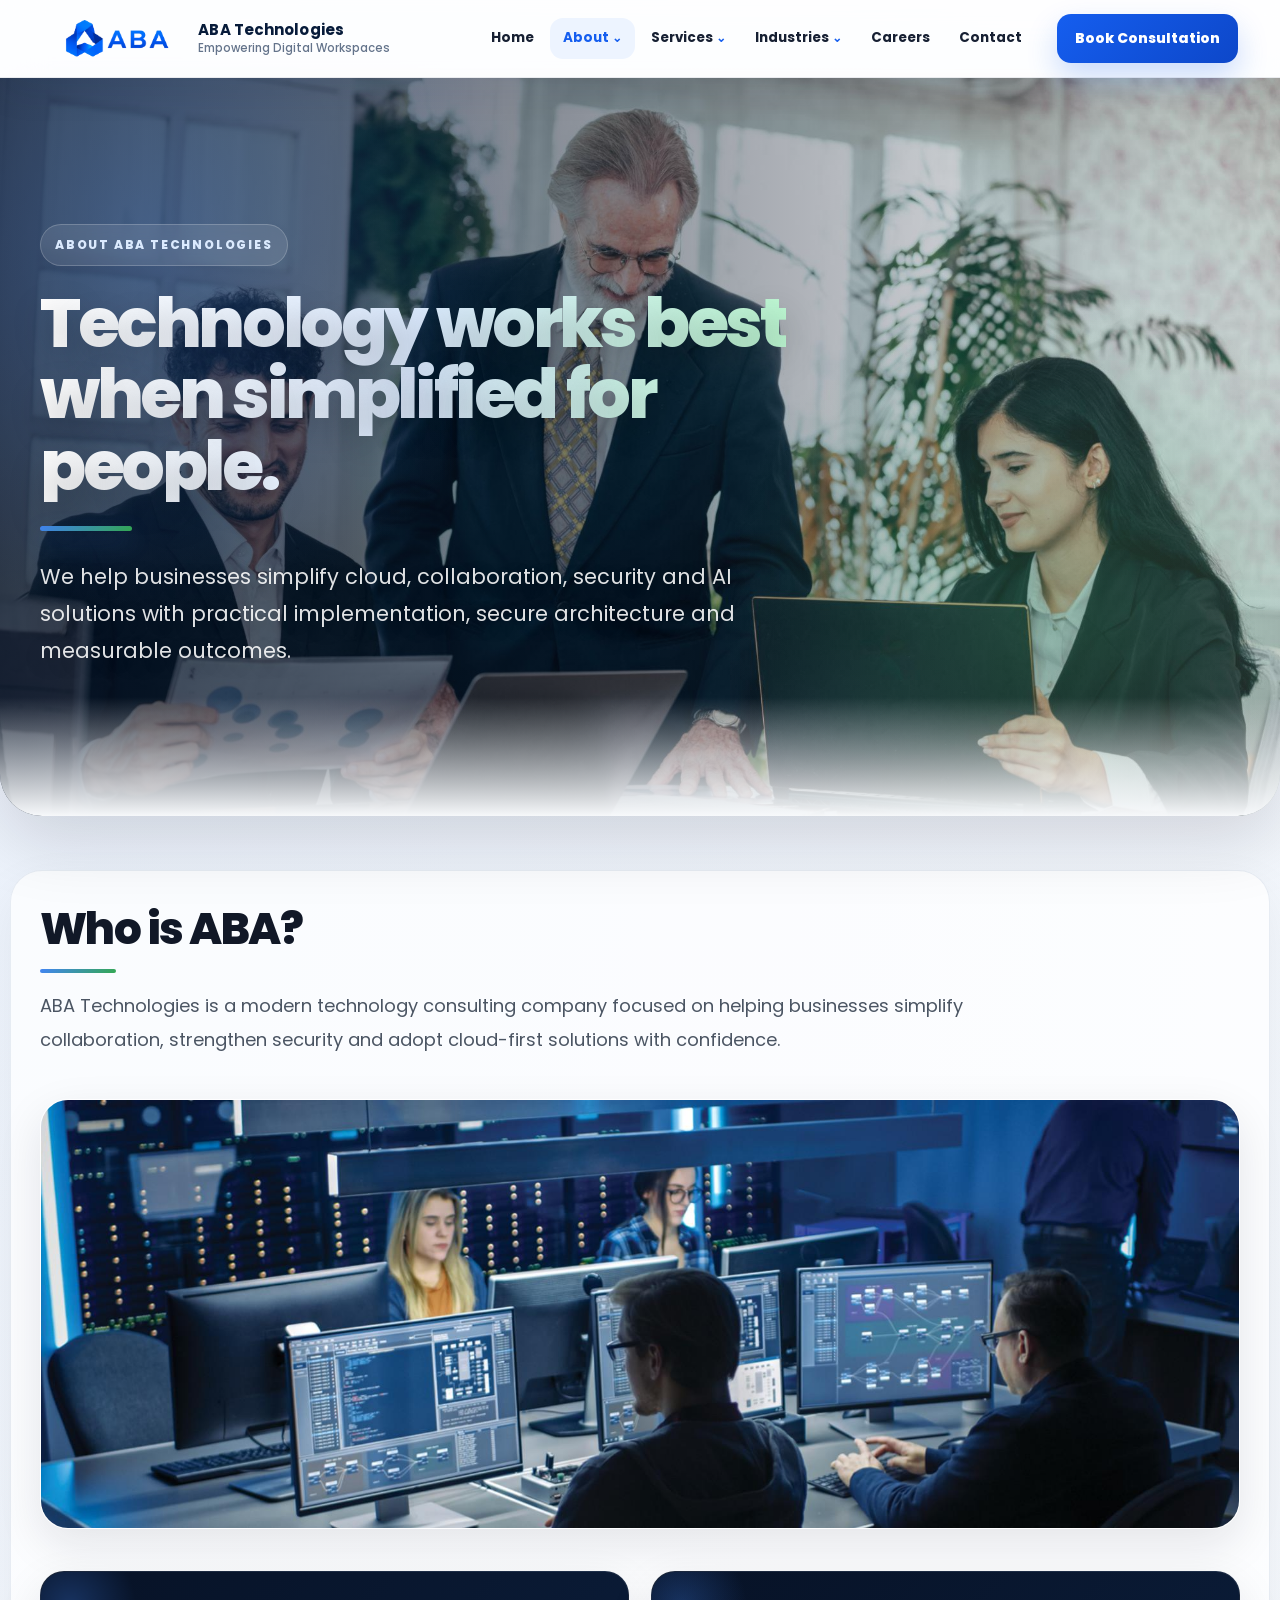
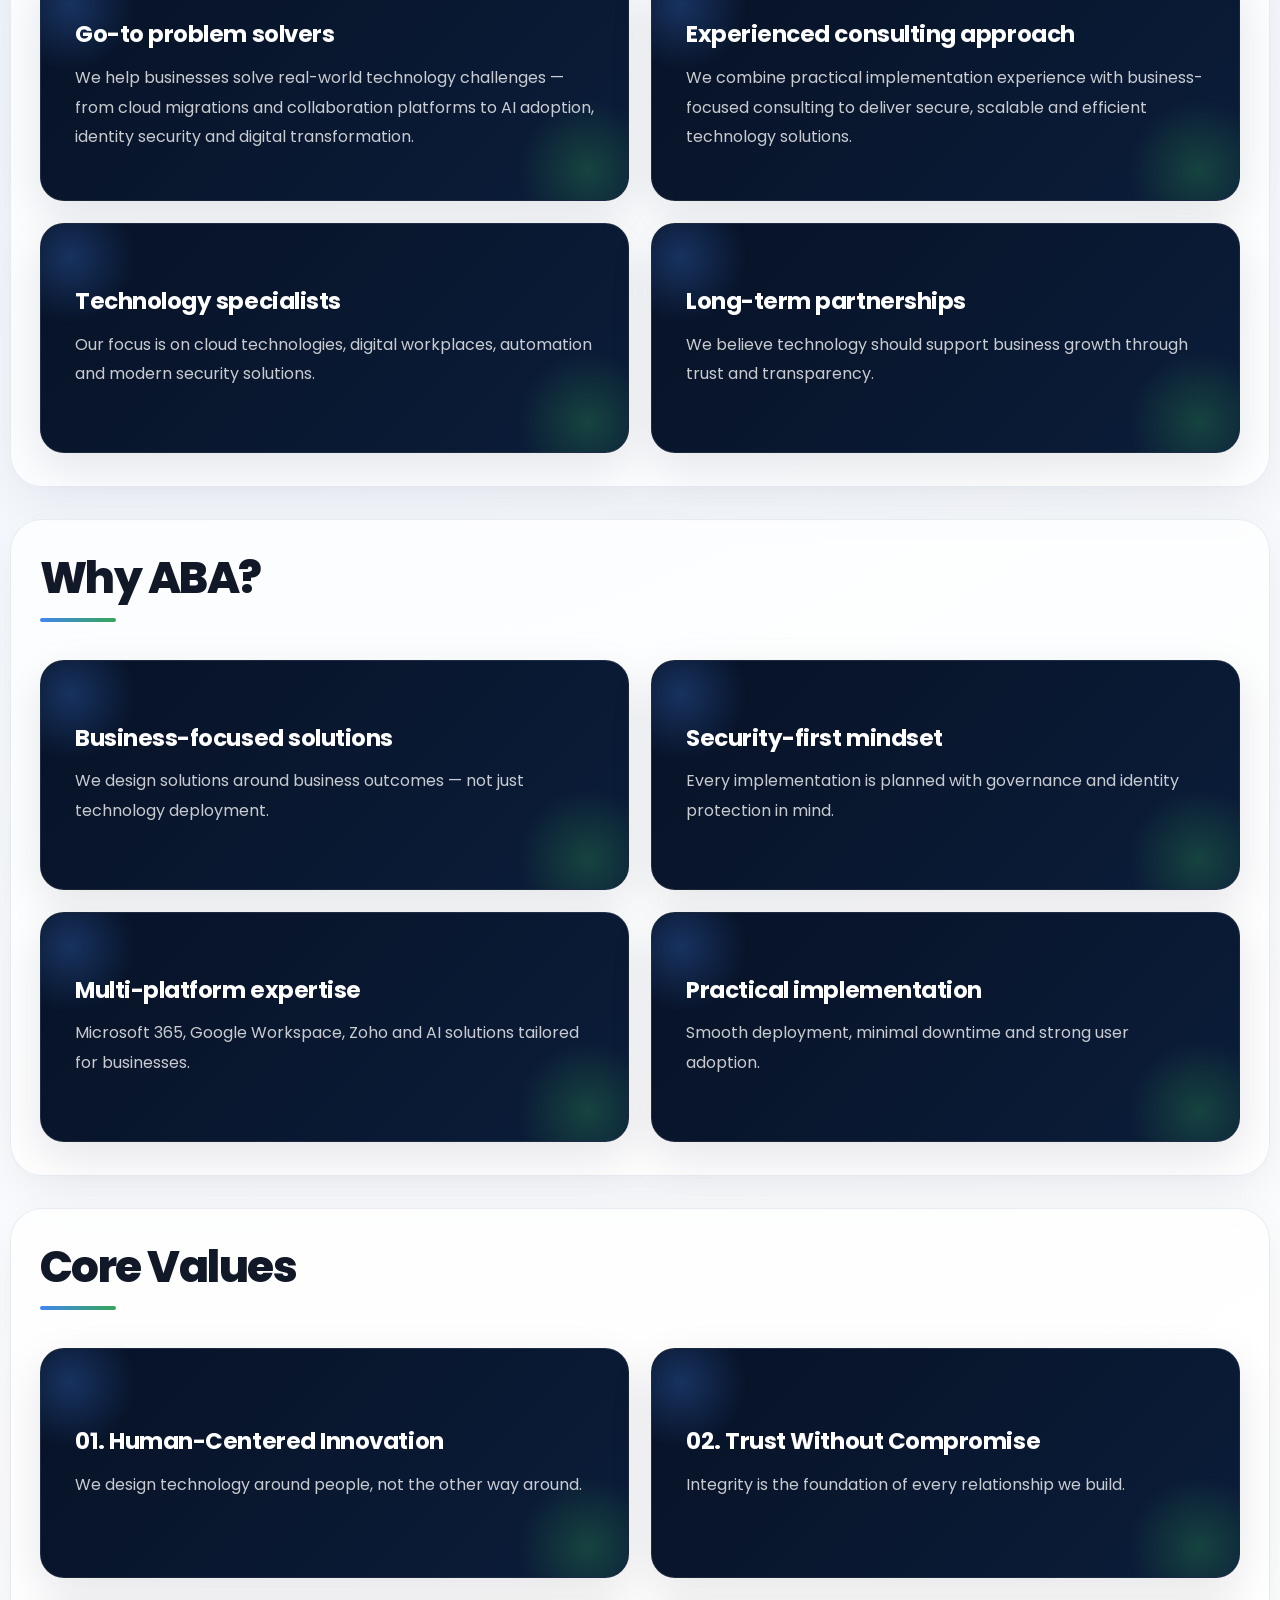
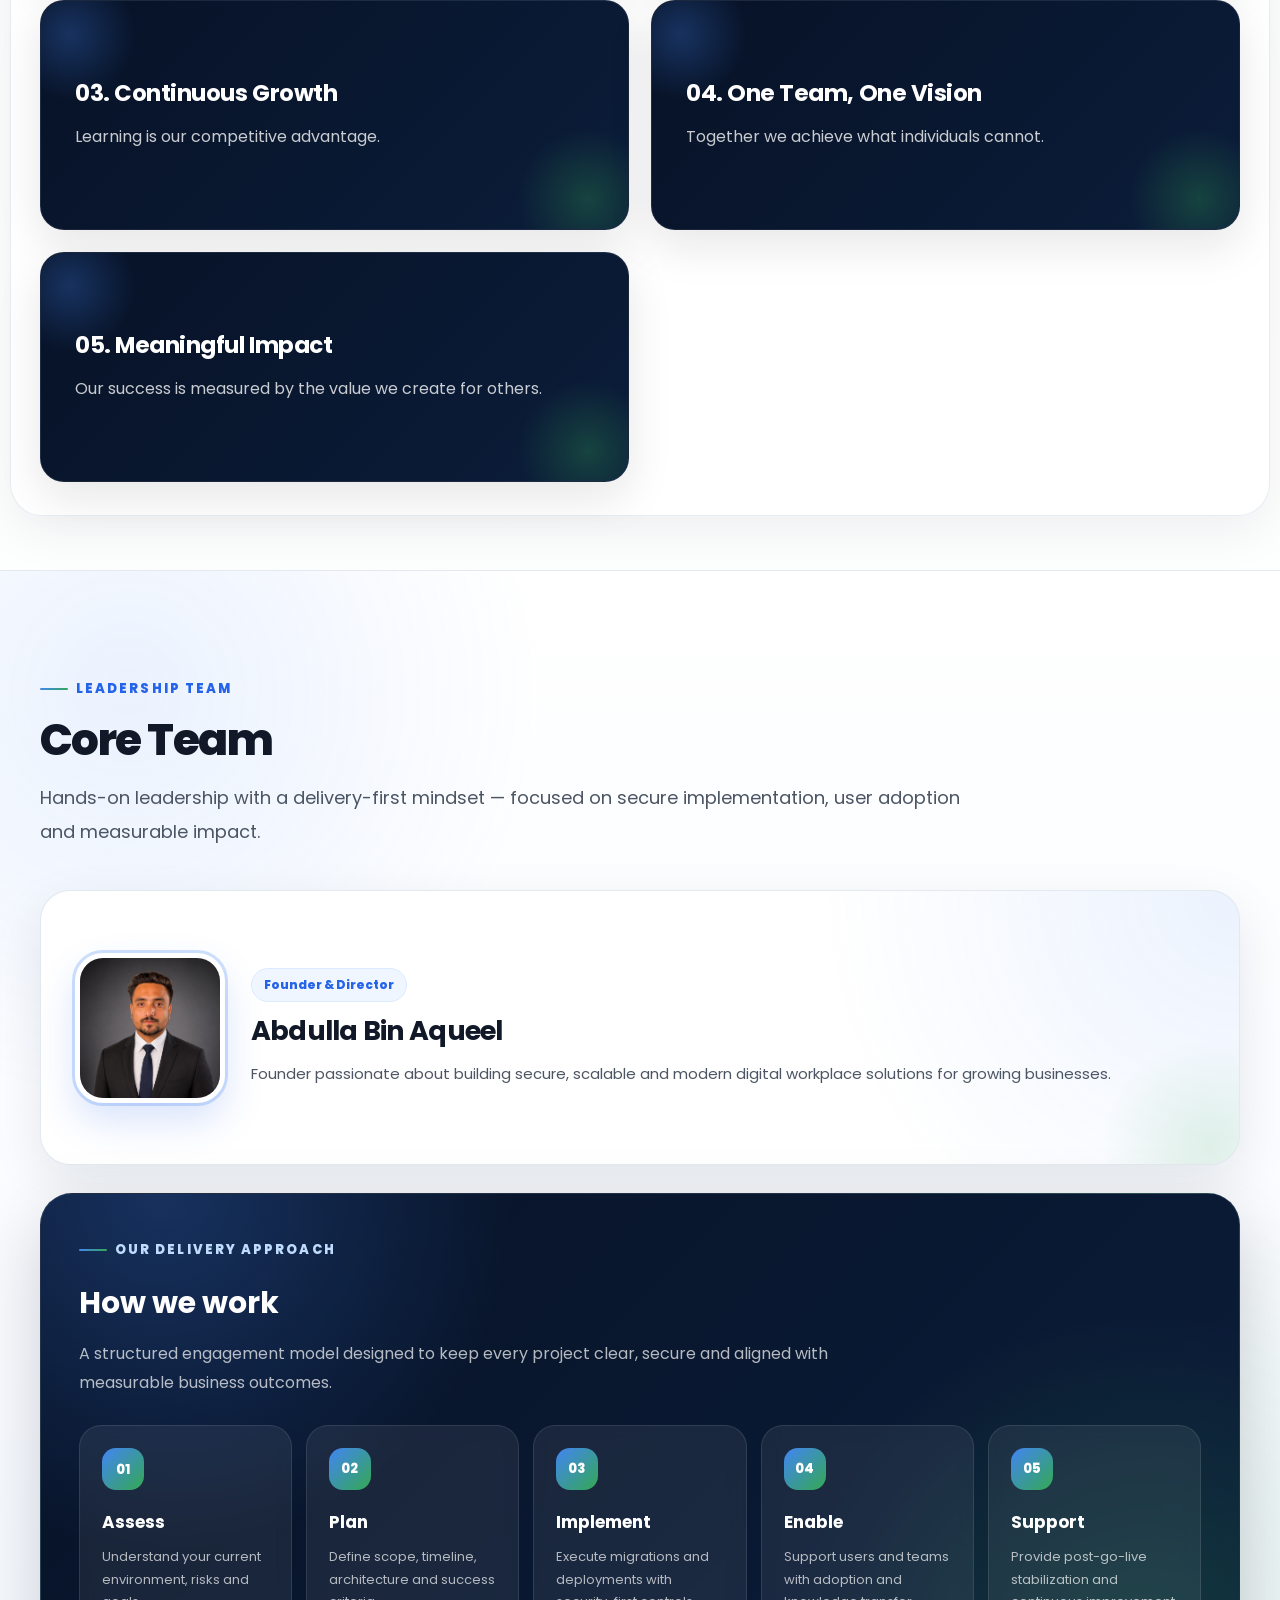
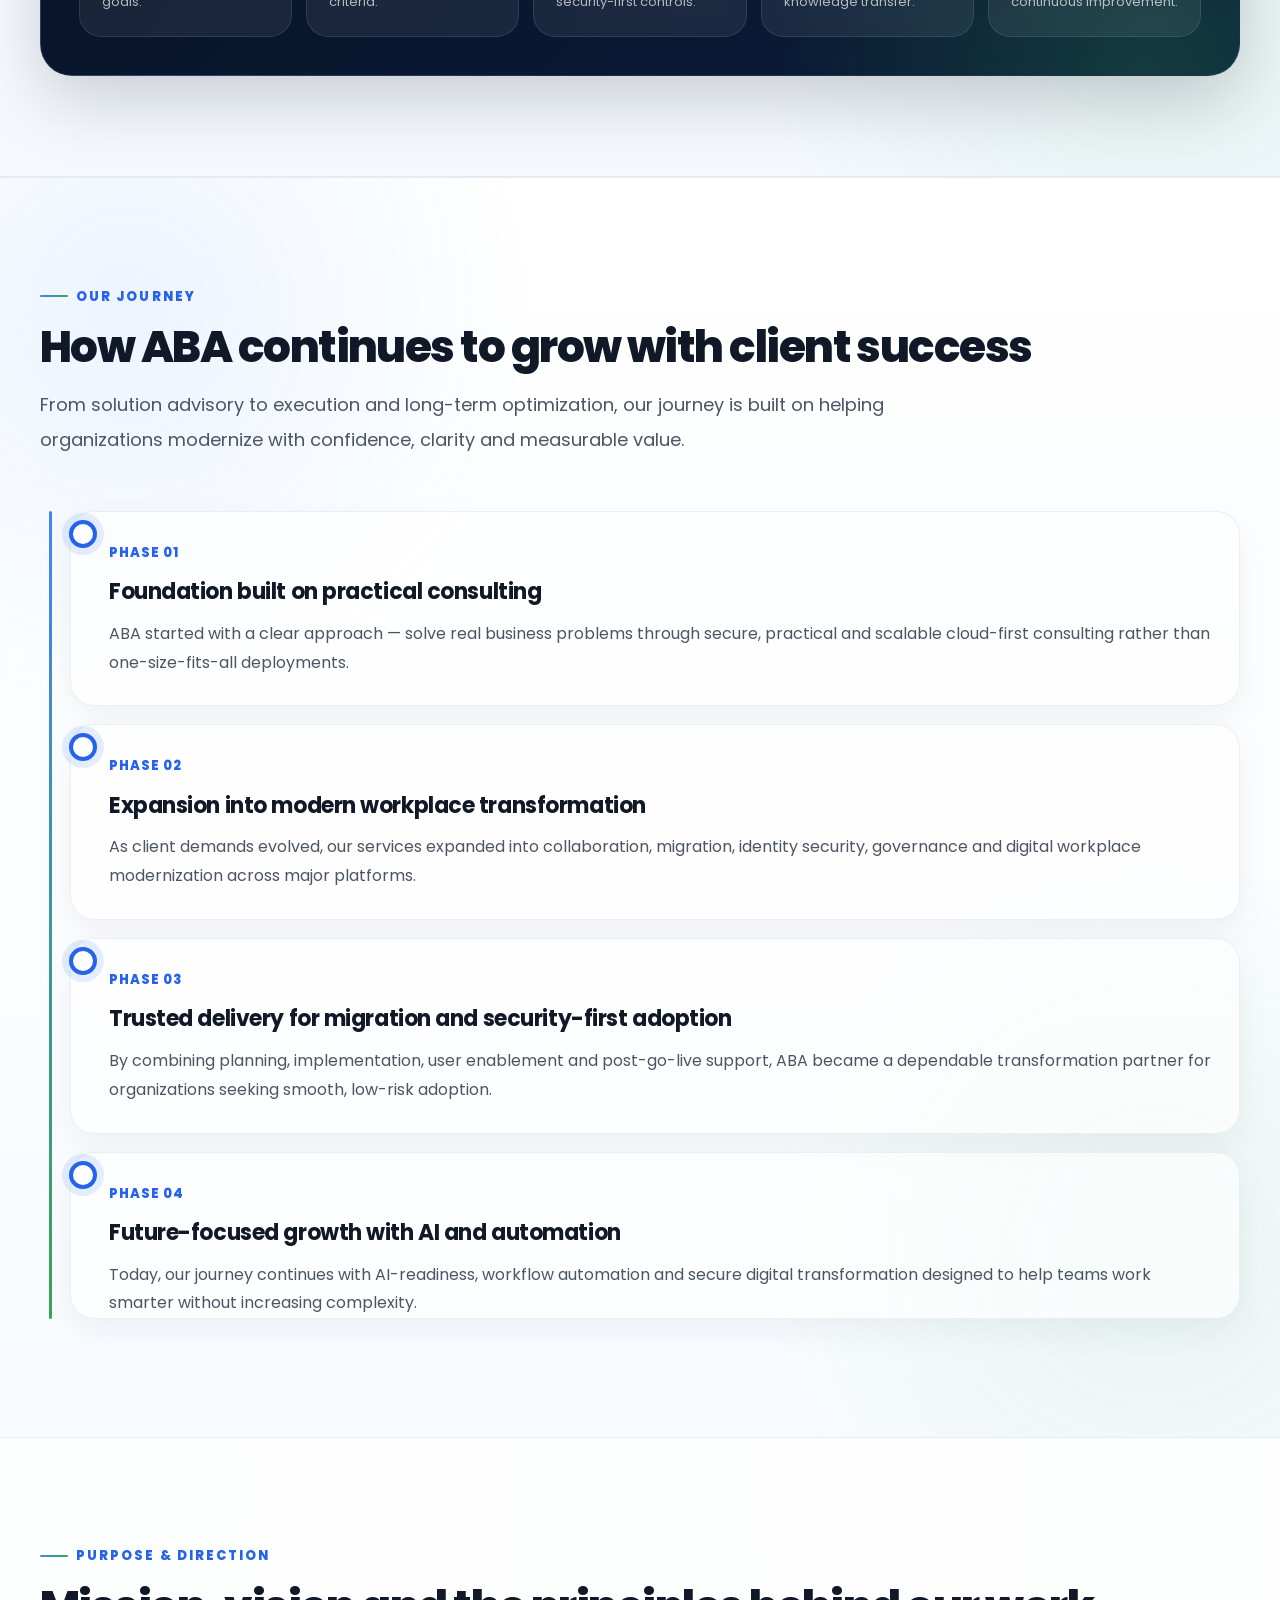
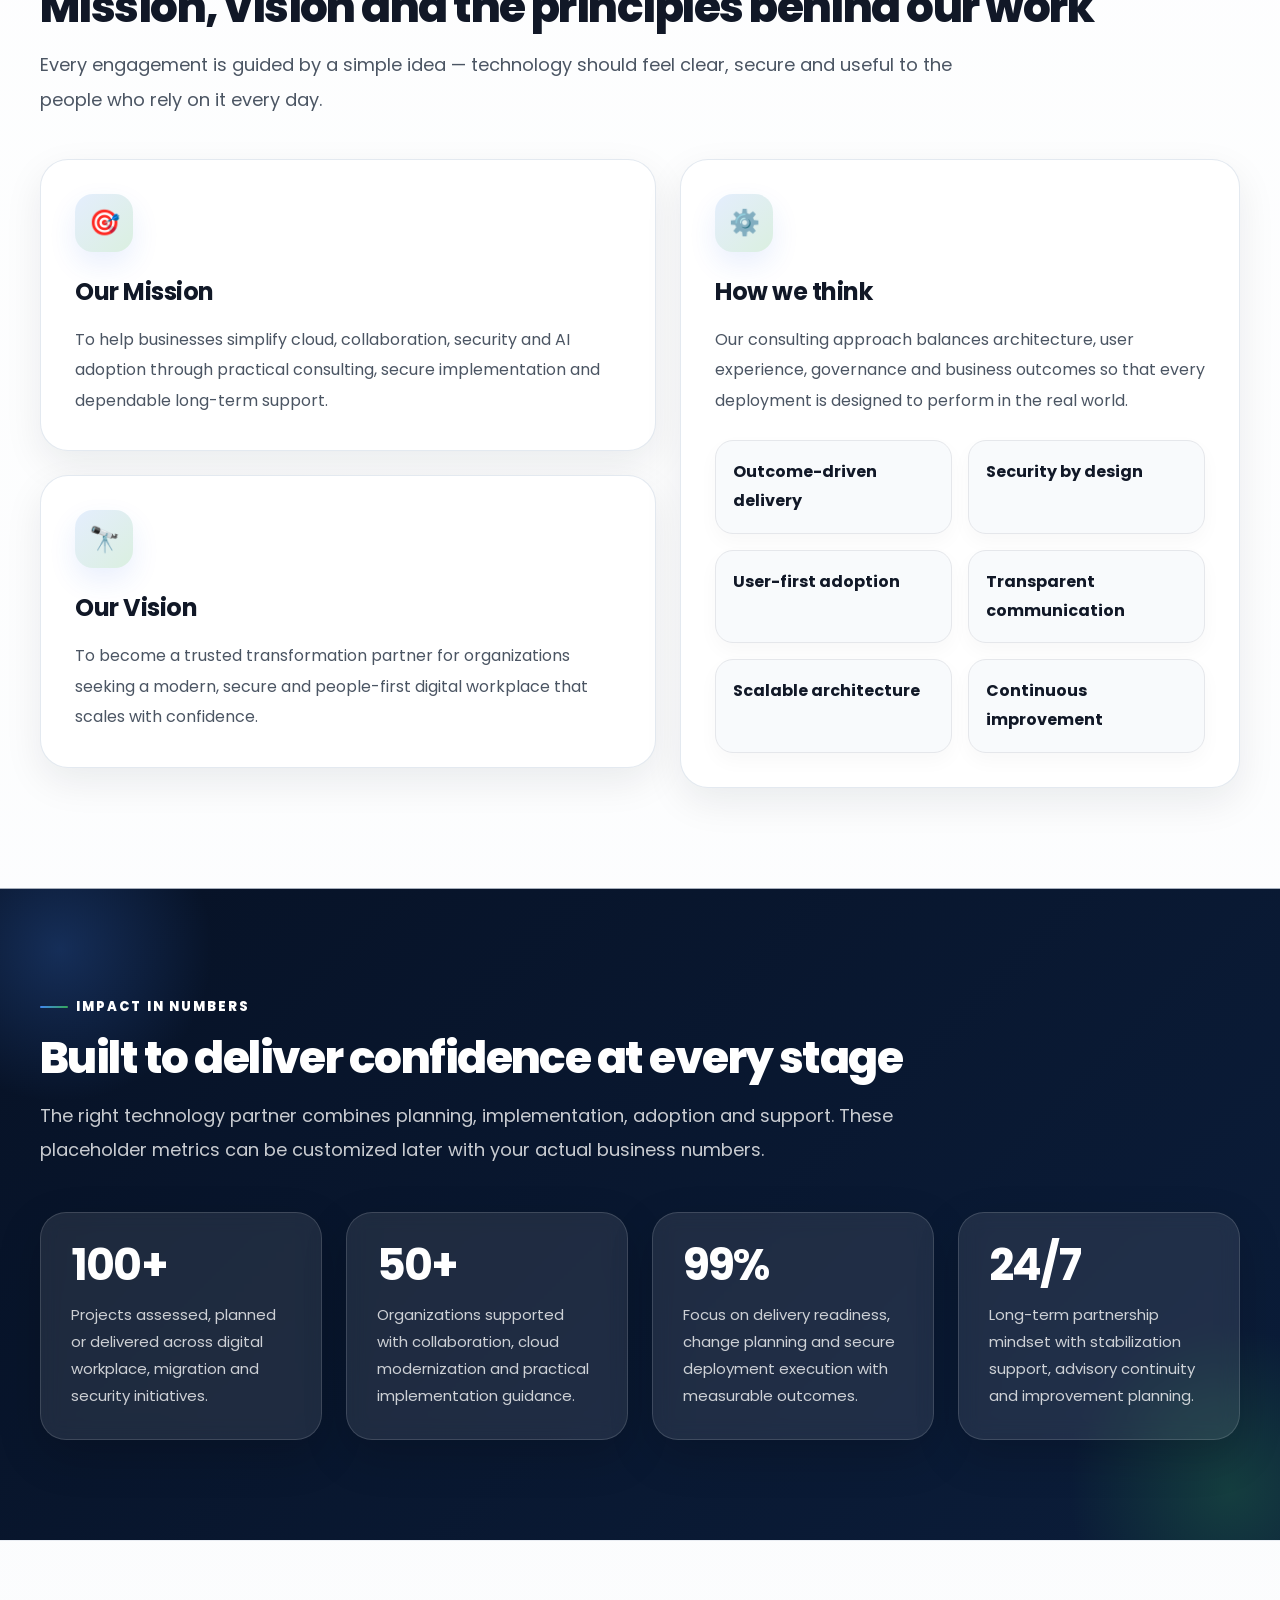
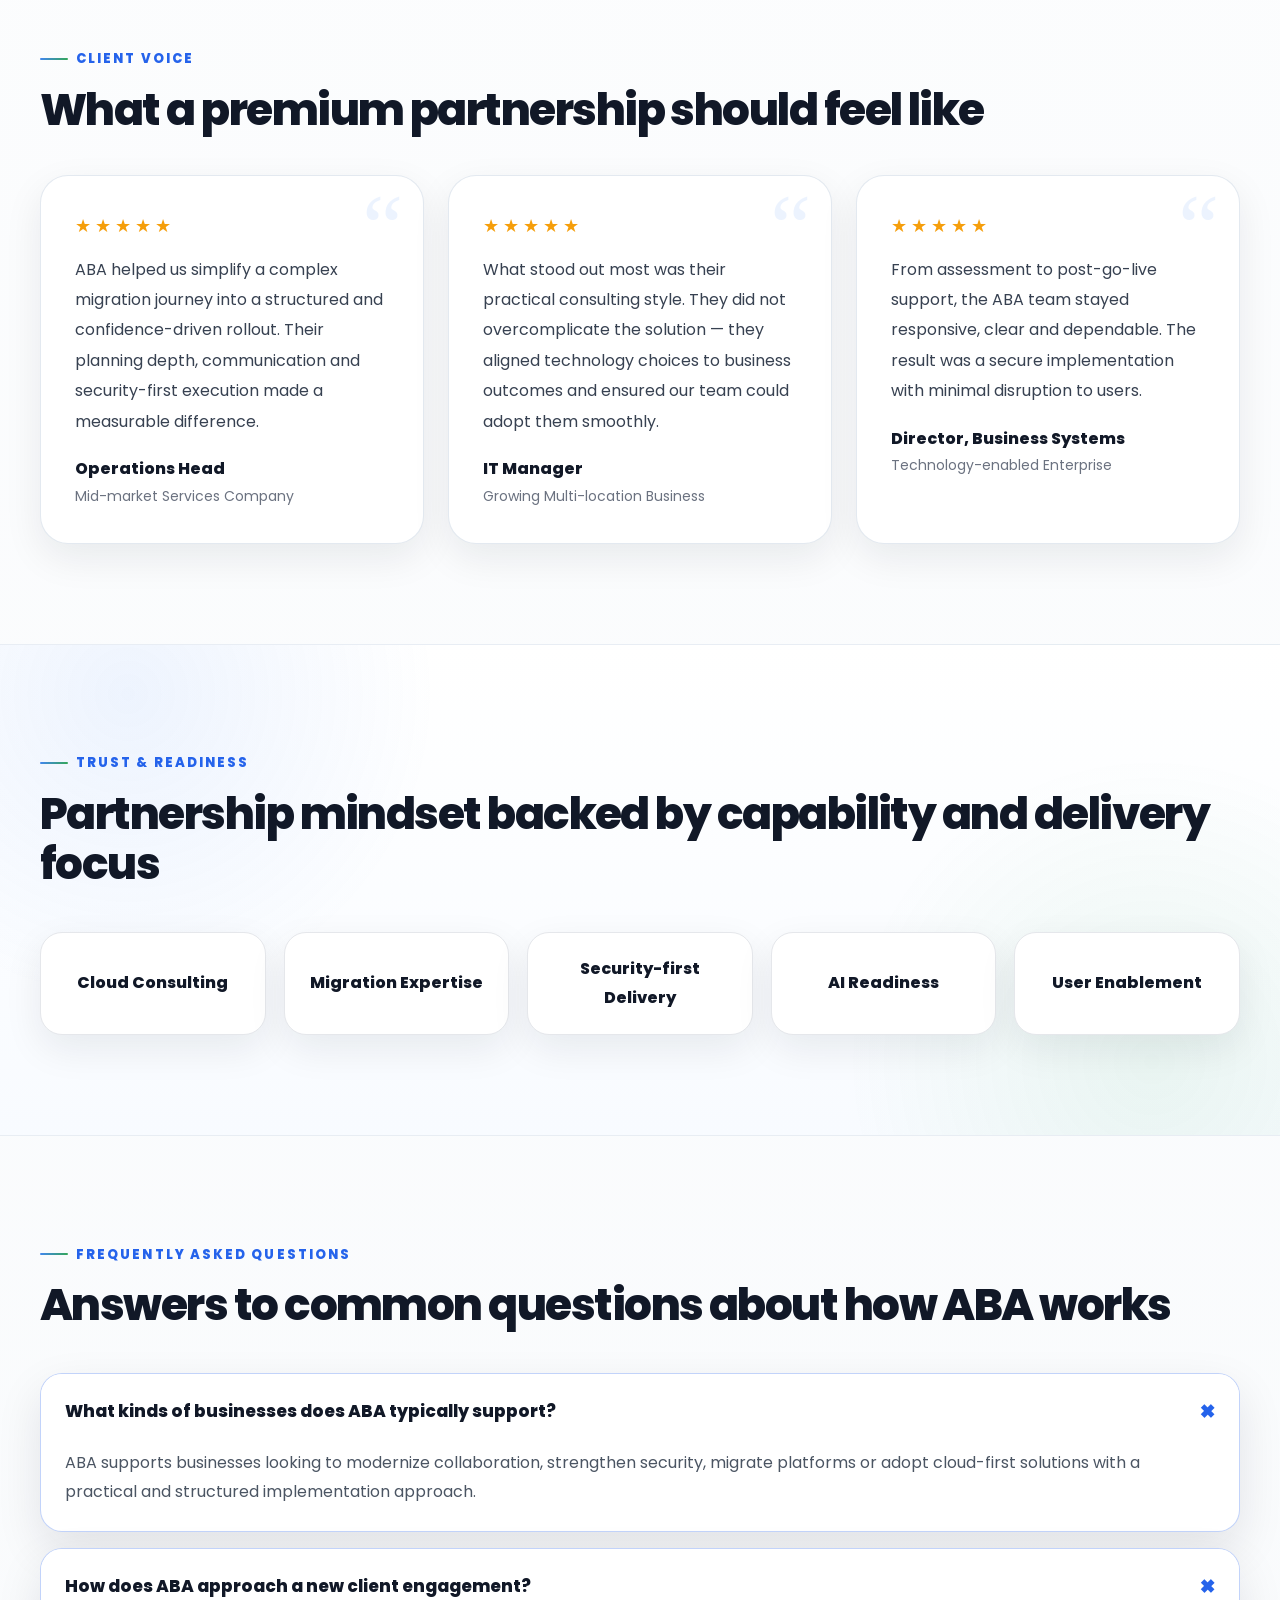
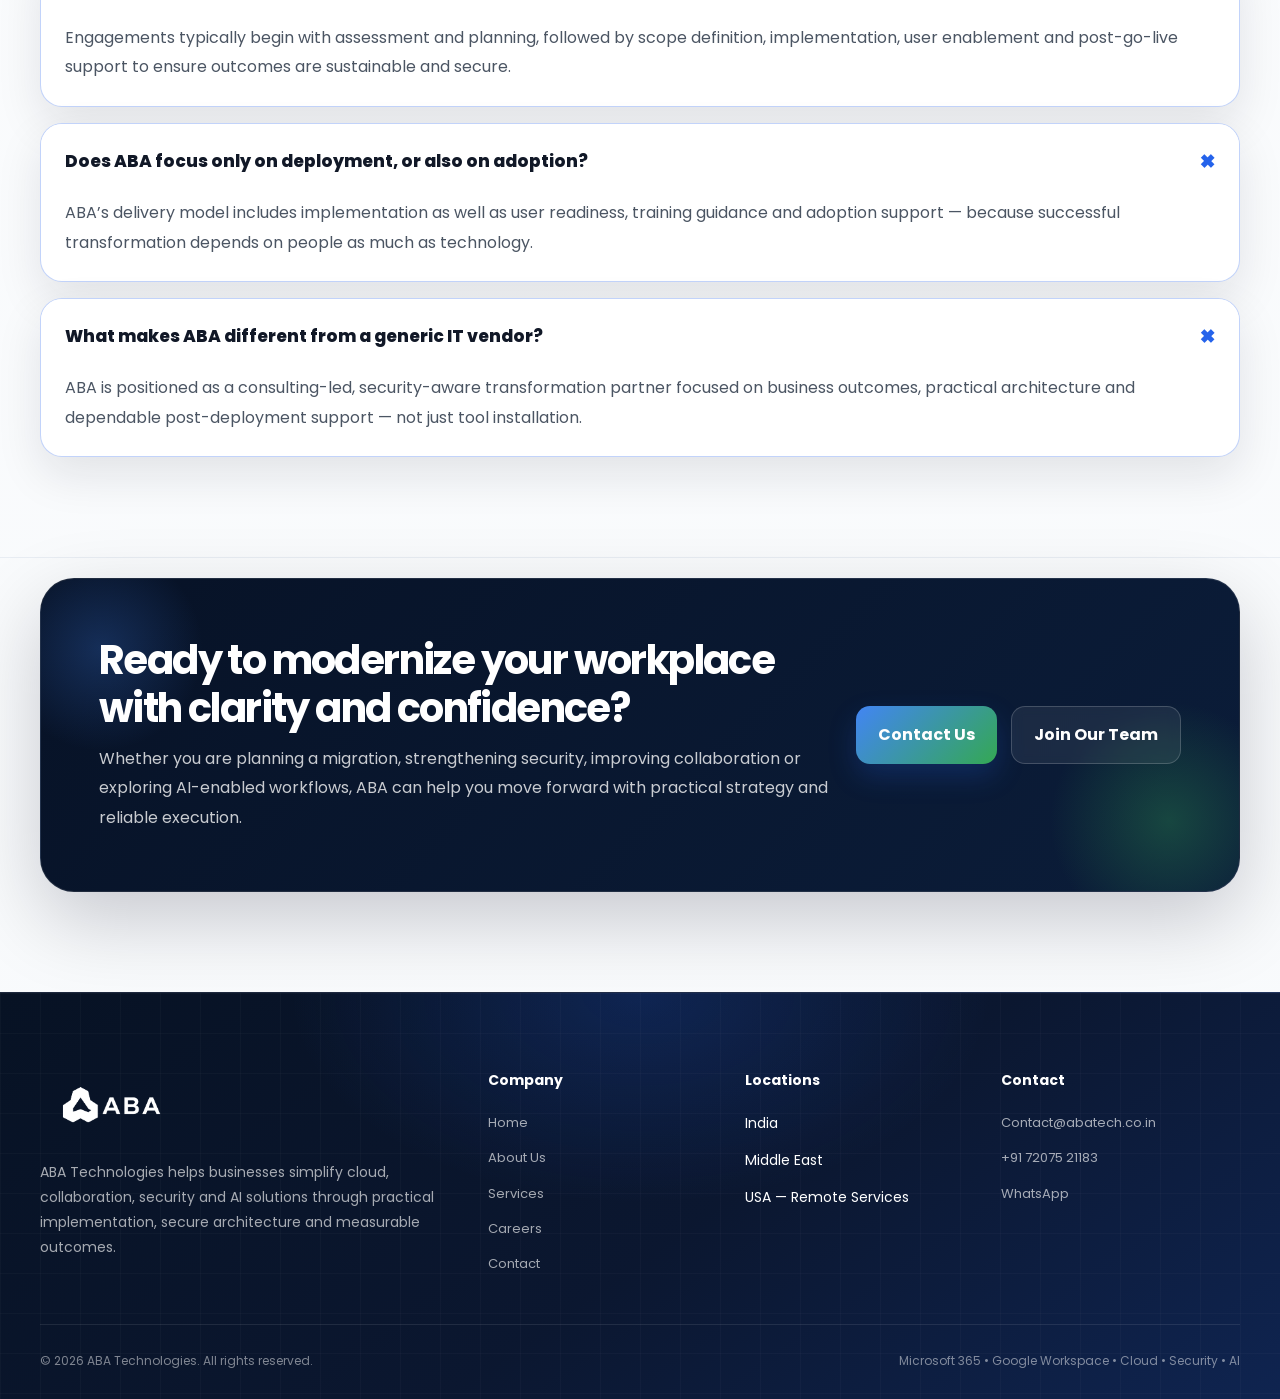
<file: about.html>
<!DOCTYPE html>
<html lang="en">
<head>
  <!-- Google tag (gtag.js) -->
<script async src="https://www.googletagmanager.com/gtag/js?id=G-93PCPDZCBR"></script>
<script>
  window.dataLayer = window.dataLayer || [];
  function gtag(){dataLayer.push(arguments);}
  gtag('js', new Date());

  gtag('config', 'G-93PCPDZCBR');
</script>
  <meta charset="UTF-8" />
  <meta name="viewport" content="width=device-width, initial-scale=1.0" />

  <title>About ABA Technologies | Cloud &amp; Security Consulting</title>
  <meta name="description" content="Learn about ABA Technologies, our leadership, values and delivery approach for Microsoft 365, Google Workspace, cloud migration, cybersecurity and AI consulting." />
  <meta name="author" content="ABA Technologies" />
  <meta name="robots" content="index, follow, max-image-preview:large, max-snippet:-1, max-video-preview:-1" />
  <meta name="theme-color" content="#071B3A" />

  <link rel="canonical" href="https://abatech.co.in/about.html" />
  <link rel="icon" type="image/png" href="favicon.png" />
  <link rel="apple-touch-icon" href="apple-touch-icon.png" />

  <meta property="og:locale" content="en_IN" />
  <meta property="og:type" content="website" />
  <meta property="og:site_name" content="ABA Technologies" />
  <meta property="og:title" content="About ABA Technologies | Cloud &amp; Security Consulting" />
  <meta property="og:description" content="Discover ABA Technologies, our leadership, values and practical approach to secure cloud, digital workspace, cybersecurity and AI consulting." />
  <meta property="og:url" content="https://abatech.co.in/about.html" />
  <meta property="og:image" content="https://abatech.co.in/logo.png" />
  <meta property="og:image:type" content="image/png" />
  <meta property="og:image:alt" content="ABA Technologies cloud and cybersecurity consulting" />

  <meta name="twitter:card" content="summary" />
  <meta name="twitter:title" content="About ABA Technologies | Cloud &amp; Security Consulting" />
  <meta name="twitter:description" content="Meet the leadership behind ABA Technologies and learn about our values and security-first consulting approach." />
  <meta name="twitter:image" content="https://abatech.co.in/logo.png" />
  <meta name="twitter:image:alt" content="ABA Technologies logo" />
  <link rel="preconnect" href="https://fonts.googleapis.com" />
  <link rel="preconnect" href="https://fonts.gstatic.com" crossorigin />
  <link href="https://fonts.googleapis.com/css2?family=Poppins:wght@400;500;600;700;800&display=swap" rel="stylesheet" />

  <style>
    /* =========================================================
       GLOBAL RESET + DESIGN TOKENS
       Improved for consistency, clean spacing and professional UI
       ========================================================= */

    :root{
      --primary:#2563eb;
      --primary-dark:#1d4ed8;
      --secondary:#16a34a;
      --dark:#071226;
      --dark-2:#0b1d3a;
      --text:#111827;
      --muted:#4b5563;
      --light-muted:#6b7280;
      --surface:#ffffff;
      --soft-bg:#f8fafc;
      --border:#e5e7eb;
      --radius-sm:14px;
      --radius-md:20px;
      --radius-lg:28px;
      --shadow-sm:0 8px 24px rgba(15,23,42,0.06);
      --shadow-md:0 16px 45px rgba(15,23,42,0.10);
      --shadow-lg:0 24px 70px rgba(15,23,42,0.14);
      --gradient:linear-gradient(135deg,#4285F4,#34A853);
      --dark-gradient:linear-gradient(135deg,#071226,#0b1d3a);
      --container:1200px;
    }

    *{
      margin:0;
      padding:0;
      box-sizing:border-box;
    }

    html{
      scroll-behavior:smooth;
    }

    body{
      font-family:'Poppins','Inter','Segoe UI',Arial,sans-serif;
      background:var(--soft-bg);
      color:var(--text);
      line-height:1.8;
      overflow-x:hidden;
      -webkit-font-smoothing:antialiased;
      text-rendering:optimizeLegibility;
    }

    img{
      max-width:100%;
      display:block;
    }

    a{
      transition:all .25s ease;
    }

    .container{
      width:min(100% - 40px,var(--container));
      margin:auto;
    }

    .section-space{
      padding:88px 0;
    }

    /* =========================================================
       NAVBAR
       Improved spacing, sticky behavior, visual polish and mobile UX
       ========================================================= */

    nav{
      background:rgba(255,255,255,0.92);
      backdrop-filter:blur(14px);
      -webkit-backdrop-filter:blur(14px);
      border-bottom:1px solid rgba(229,231,235,0.8);
      box-shadow:0 8px 30px rgba(15,23,42,0.05);
      position:sticky;
      top:0;
      z-index:1000;
      padding:14px 0;
    }

    .nav-inner{
      display:flex;
      align-items:center;
      justify-content:space-between;
      gap:24px;
    }

    .brand{
      display:flex;
      align-items:center;
      gap:14px;
      text-decoration:none;
      min-width:max-content;
    }

    .brand img{
      height:52px;
      width:auto;
      object-fit:contain;
    }

    .name{
      display:flex;
      flex-direction:column;
      line-height:1.15;
    }

    .name strong{
      color:var(--text);
      font-size:16px;
      letter-spacing:-0.01em;
    }

    .name span{
      color:var(--light-muted);
      font-size:12px;
      margin-top:3px;
    }

    .nav-links{
      display:flex;
      align-items:center;
      gap:10px;
    }

    .nav-links a{
      text-decoration:none;
      color:var(--text);
      font-weight:600;
      font-size:14px;
      padding:12px 14px;
      border-radius:999px;
    }

    .nav-links a:hover{
      color:var(--primary);
      background:#eff6ff;
    }

    .nav-right{
      display:flex;
      align-items:center;
      gap:14px;
    }

    .menu-toggle{
      display:none;
      width:44px;
      height:44px;
      border-radius:14px;
      align-items:center;
      justify-content:center;
      cursor:pointer;
      color:var(--text);
      background:#f8fafc;
      border:1px solid var(--border);
      font-size:28px;
      line-height:1;
    }

    .btn.primary{
      display:inline-flex;
      align-items:center;
      justify-content:center;
      background:var(--gradient);
      color:white;
      padding:14px 22px;
      border-radius:14px;
      text-decoration:none;
      font-weight:700;
      box-shadow:0 12px 28px rgba(37,99,235,0.22);
      white-space:nowrap;
    }

    .btn.primary:hover{
      transform:translateY(-2px);
      box-shadow:0 18px 38px rgba(37,99,235,0.28);
    }

    .dropdown{
      position:relative;
    }

    .dropdown-menu{
      position:absolute;
      top:calc(100% + 12px);
      left:0;
      min-width:230px;
      background:white;
      border-radius:18px;
      padding:10px;
      box-shadow:var(--shadow-md);
      border:1px solid rgba(229,231,235,0.9);
      opacity:0;
      visibility:hidden;
      transform:translateY(10px);
      transition:all .25s ease;
      z-index:1001;
    }

    .dropdown:hover .dropdown-menu{
      opacity:1;
      visibility:visible;
      transform:translateY(0);
    }

    .dropdown-menu a{
      display:block;
      border-radius:12px;
      padding:11px 12px;
      color:#374151;
      font-size:14px;
    }

    .dropdown-menu a:hover{
      background:#f3f4f6;
      color:var(--primary);
    }

    /* =========================================================
       HERO SECTION
       Improved overlay, readability, spacing and premium visual depth
       ========================================================= */

    .about-hero{
      position:relative;
      min-height:86vh;
      display:flex;
      align-items:center;
      padding:130px 0;
      overflow:hidden;
      background:
        linear-gradient(90deg,rgba(7,18,38,0.78),rgba(7,18,38,0.42),rgba(255,255,255,0.12)),
        url('team.jpg') center center/cover no-repeat;
    }

    .about-hero::before{
      content:"";
      position:absolute;
      inset:0;
      background:
        radial-gradient(circle at 12% 22%,rgba(66,133,244,0.26),transparent 30%),
        radial-gradient(circle at 82% 72%,rgba(52,168,83,0.22),transparent 28%);
      pointer-events:none;
    }

    .about-hero::after{
      content:"";
      position:absolute;
      left:0;
      right:0;
      bottom:-1px;
      height:120px;
      background:linear-gradient(180deg,transparent,var(--soft-bg));
      pointer-events:none;
    }

    .about-content{
      width:min(100% - 40px,var(--container));
      margin:auto;
      max-width:760px;
      color:white;
      position:relative;
      z-index:2;
    }

    .about-content h1{
      font-size:clamp(42px,6vw,68px);
      line-height:1.05;
      font-weight:800;
      margin-bottom:24px;
      letter-spacing:-0.05em;
      background:linear-gradient(90deg,#ffffff,#dbeafe,#bbf7d0);
      -webkit-background-clip:text;
      background-clip:text;
      color:transparent;
    }

    .hero-line{
      width:92px;
      height:5px;
      border-radius:999px;
      background:var(--gradient);
      margin-bottom:28px;
      box-shadow:0 10px 24px rgba(66,133,244,0.30);
    }

    .about-content p{
      font-size:21px;
      line-height:1.75;
      color:rgba(255,255,255,0.88);
      max-width:720px;
    }

    /* =========================================================
       SECTION HEADINGS
       Improved visual hierarchy and spacing
       ========================================================= */

    .section-title{
      margin-bottom:28px;
    }

    .section-title h2,
    h2.section-title{
      font-size:clamp(32px,4vw,44px);
      line-height:1.15;
      margin-bottom:16px;
      color:var(--text);
      letter-spacing:-0.035em;
      font-weight:800;
    }

    h2.section-title{
      position:relative;
      padding-bottom:18px;
    }

    h2.section-title::after{
      content:"";
      position:absolute;
      left:0;
      bottom:0;
      width:76px;
      height:4px;
      border-radius:999px;
      background:var(--gradient);
    }

    .content{
      color:var(--muted);
      font-size:18px;
      line-height:1.9;
      max-width:960px;
      margin-bottom:34px;
    }

    .subhead{
      color:var(--muted);
      font-size:18px;
      line-height:1.85;
      max-width:920px;
    }

    .mini-label{
      display:inline-flex;
      align-items:center;
      gap:8px;
      margin-bottom:14px;
      font-size:13px;
      font-weight:800;
      letter-spacing:.16em;
      text-transform:uppercase;
      color:var(--primary);
    }

    .mini-label::before{
      content:"";
      width:28px;
      height:2px;
      background:var(--gradient);
      border-radius:999px;
    }

    .premium-lead{
      color:var(--muted);
      font-size:18px;
      max-width:920px;
      line-height:1.9;
    }

    /* =========================================================
       IMAGE + STANDARD CARDS
       Improved cards, gradients, hover states and alignment
       ========================================================= */

    .about-image{
      width:100%;
      max-height:390px;
      object-fit:cover;
      border-radius:28px;
      margin:42px 0;
      box-shadow:var(--shadow-md);
      border:1px solid rgba(255,255,255,0.8);
    }

    .grid{
      display:grid;
      grid-template-columns:repeat(2,1fr);
      gap:24px;
      margin-top:38px;
    }

    .card{
      position:relative;
      background:var(--dark-gradient);
      border-radius:24px;
      padding:30px;
      overflow:hidden;
      box-shadow:var(--shadow-md);
      border:1px solid rgba(255,255,255,0.08);
      transition:transform .3s ease, box-shadow .3s ease, border-color .3s ease;
      min-height:100%;
    }

    .card::before{
      content:"";
      position:absolute;
      inset:auto -40px -50px auto;
      width:160px;
      height:160px;
      background:radial-gradient(circle,rgba(52,168,83,0.28),transparent 62%);
      pointer-events:none;
    }

    .card::after{
      content:"";
      position:absolute;
      top:-42px;
      left:-46px;
      width:150px;
      height:150px;
      background:radial-gradient(circle,rgba(66,133,244,0.28),transparent 62%);
      pointer-events:none;
    }

    .card:hover{
      transform:translateY(-7px);
      box-shadow:var(--shadow-lg);
      border-color:rgba(255,255,255,0.18);
    }

    .card h3{
      margin-bottom:14px;
      color:white;
      font-size:22px;
      line-height:1.25;
      letter-spacing:-0.02em;
      position:relative;
      z-index:2;
    }

    .card p{
      color:rgba(255,255,255,0.78);
      font-size:15.5px;
      line-height:1.85;
      position:relative;
      z-index:2;
    }

    /* =========================================================
       TEAM SECTION
       Improved layout, cards, profile visual and list design
       ========================================================= */

    #team{
      padding:70px 0 90px;
      background:
        radial-gradient(circle at top left,rgba(66,133,244,0.08),transparent 28%),
        radial-gradient(circle at bottom right,rgba(52,168,83,0.08),transparent 28%),
        #ffffff;
    }

    .team-wrap{
      display:grid;
      grid-template-columns:1fr 1fr;
      gap:28px;
      margin-top:42px;
      align-items:stretch;
    }

    .profile-card,
    .team-points{
      background:white;
      border-radius:28px;
      padding:32px;
      box-shadow:var(--shadow-md);
      border:1px solid rgba(226,232,240,0.95);
    }

    .profile-card{
      display:flex;
      gap:24px;
      align-items:center;
      transition:transform .3s ease, box-shadow .3s ease;
    }

    .profile-card:hover,
    .team-points:hover{
      transform:translateY(-5px);
      box-shadow:var(--shadow-lg);
    }

    .profile-img{
      width:148px;
      height:148px;
      object-fit:cover;
      border-radius:999px;
      border:5px solid white;
      outline:4px solid rgba(66,133,244,0.35);
      box-shadow:0 16px 38px rgba(37,99,235,0.18);
      flex:0 0 auto;
    }

    .profile-meta h3{
      margin:0;
      font-size:32px;
      color:var(--text);
      line-height:1.2;
      letter-spacing:-0.03em;
    }

    .designation{
      color:var(--primary);
      font-weight:800;
      margin:8px 0 14px;
    }

    .profile-meta p{
      color:var(--muted);
      line-height:1.85;
      font-size:15.5px;
    }

    .team-points h4{
      margin-top:0;
      margin-bottom:20px;
      font-size:28px;
      letter-spacing:-0.03em;
      color:var(--text);
    }

    .team-points ul{
      padding-left:0;
      list-style:none;
      display:grid;
      gap:14px;
    }

    .team-points li{
      color:#374151;
      line-height:1.8;
      padding:14px 16px;
      border-radius:16px;
      background:#f8fafc;
      border:1px solid #eef2f7;
    }

    .team-points li strong{
      color:var(--text);
    }

    /* =========================================================
       PREMIUM SECTIONS
       Improved section separation, card harmony and responsive grids
       ========================================================= */

    .premium-section{
      padding:100px 0;
      position:relative;
    }

    .premium-soft{
      background:
        radial-gradient(circle at top left, rgba(66,133,244,0.08), transparent 28%),
        radial-gradient(circle at bottom right, rgba(52,168,83,0.08), transparent 30%),
        #ffffff;
    }

    .premium-dark{
      background:var(--dark-gradient);
      color:white;
      overflow:hidden;
    }

    .premium-dark::before{
      content:"";
      position:absolute;
      width:360px;
      height:360px;
      left:-120px;
      top:-120px;
      background:radial-gradient(circle,rgba(66,133,244,0.24),transparent 60%);
    }

    .premium-dark::after{
      content:"";
      position:absolute;
      width:380px;
      height:380px;
      right:-140px;
      bottom:-140px;
      background:radial-gradient(circle,rgba(52,168,83,0.24),transparent 60%);
    }

    .premium-dark .container{
      position:relative;
      z-index:2;
    }

    .premium-dark .section-title h2,
    .premium-dark .subhead,
    .premium-dark .mini-label{
      color:white;
    }

    .premium-dark .subhead{
      color:rgba(255,255,255,0.78);
    }

    .premium-grid-2{
      display:grid;
      grid-template-columns:repeat(2,1fr);
      gap:24px;
      align-items:stretch;
    }

    .premium-grid-3{
      display:grid;
      grid-template-columns:repeat(3,1fr);
      gap:24px;
    }

    .premium-grid-4{
      display:grid;
      grid-template-columns:repeat(4,1fr);
      gap:24px;
    }

    .premium-card{
      background:white;
      border-radius:26px;
      padding:32px;
      box-shadow:var(--shadow-md);
      border:1px solid rgba(226,232,240,0.95);
      transition:transform .3s ease, box-shadow .3s ease;
    }

    .premium-card:hover{
      transform:translateY(-6px);
      box-shadow:var(--shadow-lg);
    }

    .premium-card h3{
      font-size:24px;
      color:var(--text);
      margin-bottom:12px;
      letter-spacing:-0.02em;
    }

    .premium-card p{
      color:var(--muted);
      font-size:15px;
      line-height:1.9;
    }

    .icon-badge{
      width:58px;
      height:58px;
      border-radius:18px;
      background:linear-gradient(135deg,rgba(66,133,244,0.14),rgba(52,168,83,0.18));
      display:flex;
      align-items:center;
      justify-content:center;
      font-size:25px;
      margin-bottom:18px;
      box-shadow:0 12px 28px rgba(37,99,235,0.10);
    }

    /* =========================================================
       TIMELINE
       Improved readability and modern vertical flow
       ========================================================= */

    .timeline{
      position:relative;
      margin-top:54px;
      padding-left:30px;
    }

    .timeline::before{
      content:"";
      position:absolute;
      left:9px;
      top:0;
      bottom:0;
      width:3px;
      background:var(--gradient);
      border-radius:20px;
    }

    .timeline-item{
      position:relative;
      padding:0 0 34px 36px;
    }

    .timeline-item:last-child{
      padding-bottom:0;
    }

    .timeline-item::before{
      content:"";
      position:absolute;
      left:-2px;
      top:8px;
      width:20px;
      height:20px;
      border-radius:50%;
      background:white;
      border:4px solid var(--primary);
      box-shadow:0 0 0 7px rgba(66,133,244,0.14);
    }

    .timeline-item{
      background:rgba(255,255,255,0.65);
      border:1px solid rgba(226,232,240,0.7);
      border-radius:24px;
      padding:26px 28px 28px 38px;
      margin-bottom:18px;
      box-shadow:0 12px 34px rgba(15,23,42,0.05);
    }

    .timeline-year{
      display:inline-block;
      font-size:13px;
      font-weight:800;
      color:var(--primary);
      margin-bottom:8px;
      letter-spacing:.08em;
      text-transform:uppercase;
    }

    .timeline-item h3{
      font-size:22px;
      margin-bottom:8px;
      color:var(--text);
      letter-spacing:-0.02em;
    }

    .timeline-item p{
      color:var(--muted);
    }

    /* =========================================================
       MISSION / VISION
       Improved layout, pills and card hierarchy
       ========================================================= */

    .mission-vision-wrap{
      display:grid;
      grid-template-columns:1.1fr 1fr;
      gap:24px;
      margin-top:42px;
      align-items:stretch;
    }

    .stack-card{
      background:white;
      border-radius:28px;
      padding:34px;
      box-shadow:var(--shadow-md);
      border:1px solid rgba(226,232,240,0.95);
      transition:transform .3s ease, box-shadow .3s ease;
      height:auto;
    }

    .stack-card:hover{
      transform:translateY(-5px);
      box-shadow:var(--shadow-lg);
    }

    .stack-card + .stack-card{
      margin-top:24px;
    }

    .stack-card h3{
      font-size:24px;
      color:var(--text);
      margin-bottom:12px;
      letter-spacing:-0.02em;
    }

    .stack-card p{
      color:var(--muted);
      line-height:1.9;
    }

    .value-list{
      display:grid;
      grid-template-columns:repeat(2,1fr);
      gap:16px;
      margin-top:24px;
    }

    .value-pill{
      background:#f8fafc;
      border:1px solid #e5e7eb;
      border-radius:18px;
      padding:17px;
      font-weight:700;
      color:var(--text);
      box-shadow:0 8px 20px rgba(15,23,42,0.03);
    }

    .value-pill:hover{
      border-color:rgba(37,99,235,0.35);
      background:#eff6ff;
    }

    /* =========================================================
       STATS
       Improved glassmorphism visual for impact section
       ========================================================= */

    .stats-shell{
      margin-top:46px;
    }

    .stat-card{
      background:rgba(255,255,255,0.09);
      border:1px solid rgba(255,255,255,0.14);
      border-radius:26px;
      padding:30px;
      backdrop-filter:blur(10px);
      -webkit-backdrop-filter:blur(10px);
      box-shadow:0 16px 44px rgba(0,0,0,0.17);
      transition:transform .3s ease, background .3s ease;
    }

    .stat-card:hover{
      transform:translateY(-6px);
      background:rgba(255,255,255,0.12);
    }

    .stat-card h3{
      font-size:44px;
      line-height:1;
      margin-bottom:14px;
      color:white;
      letter-spacing:-0.04em;
    }

    .stat-card p{
      color:rgba(255,255,255,0.78);
      font-size:15px;
      line-height:1.8;
    }

    /* =========================================================
       LEADERSHIP CARDS
       Improved grid cards and avatar style
       ========================================================= */

    .leadership-card{
      background:white;
      border-radius:28px;
      padding:30px;
      box-shadow:var(--shadow-md);
      border:1px solid rgba(226,232,240,0.95);
      transition:all .3s ease;
      height:100%;
    }

    .leadership-card:hover{
      transform:translateY(-6px);
      box-shadow:var(--shadow-lg);
    }

    .avatar-initial{
      width:74px;
      height:74px;
      border-radius:22px;
      display:flex;
      align-items:center;
      justify-content:center;
      font-size:24px;
      font-weight:800;
      color:white;
      background:var(--gradient);
      margin-bottom:18px;
      box-shadow:0 14px 32px rgba(66,133,244,0.24);
    }

    .leadership-photo{
      width:74px;
      height:74px;
      border-radius:22px;
      object-fit:cover;
      margin-bottom:18px;
      box-shadow:0 14px 32px rgba(66,133,244,0.24);
      border:3px solid white;
    }

    .leadership-card h3{
      font-size:22px;
      color:var(--text);
      margin-bottom:6px;
      letter-spacing:-0.02em;
    }

    .leadership-role{
      color:var(--primary);
      font-weight:700;
      margin-bottom:12px;
      display:block;
      font-size:14px;
    }

    .leadership-card p{
      color:var(--muted);
      font-size:15px;
      line-height:1.9;
    }

    /* =========================================================
       TESTIMONIALS
       Improved quote treatment and card contrast
       ========================================================= */

    .testimonial-card{
      background:white;
      border-radius:28px;
      padding:34px;
      box-shadow:var(--shadow-md);
      border:1px solid rgba(226,232,240,0.95);
      position:relative;
      overflow:hidden;
      height:100%;
      transition:transform .3s ease, box-shadow .3s ease;
    }

    .testimonial-card:hover{
      transform:translateY(-6px);
      box-shadow:var(--shadow-lg);
    }

    .testimonial-card::before{
      content:"“";
      position:absolute;
      top:4px;
      right:20px;
      font-size:92px;
      line-height:1;
      color:rgba(66,133,244,0.10);
      font-family:serif;
    }

    .stars{
      color:#f59e0b;
      letter-spacing:4px;
      margin-bottom:12px;
      font-size:18px;
    }

    .testimonial-card p{
      color:#374151;
      font-size:16px;
      line-height:1.9;
      margin-bottom:18px;
      position:relative;
      z-index:2;
    }

    .testimonial-author{
      font-weight:800;
      color:var(--text);
    }

    .testimonial-role{
      color:var(--light-muted);
      font-size:14px;
    }

    /* =========================================================
       TRUST BADGES
       Improved badge layout and soft interaction
       ========================================================= */

    .trust-strip{
      display:grid;
      grid-template-columns:repeat(5,1fr);
      gap:18px;
      margin-top:42px;
    }

    .trust-badge{
      background:white;
      border-radius:22px;
      padding:22px;
      border:1px solid #e5e7eb;
      text-align:center;
      box-shadow:var(--shadow-sm);
      color:var(--text);
      font-weight:800;
      min-height:92px;
      display:flex;
      align-items:center;
      justify-content:center;
      transition:transform .3s ease, box-shadow .3s ease, border-color .3s ease;
    }

    .trust-badge:hover{
      transform:translateY(-5px);
      box-shadow:var(--shadow-md);
      border-color:rgba(37,99,235,0.24);
    }

    /* =========================================================
       FAQ
       Improved accordion polish and touch-friendly spacing
       ========================================================= */

    .faq-wrap{
      margin-top:42px;
      display:grid;
      gap:16px;
    }

    .faq-item{
      background:white;
      border:1px solid #e5e7eb;
      border-radius:22px;
      overflow:hidden;
      box-shadow:var(--shadow-sm);
      transition:box-shadow .3s ease, border-color .3s ease;
    }

    .faq-item:hover{
      box-shadow:var(--shadow-md);
      border-color:rgba(37,99,235,0.22);
    }

    .faq-question{
      width:100%;
      padding:23px 24px;
      background:white;
      border:none;
      display:flex;
      align-items:center;
      justify-content:space-between;
      gap:20px;
      cursor:pointer;
      text-align:left;
      font-size:17px;
      font-weight:800;
      color:var(--text);
      font-family:inherit;
    }

    .faq-question span:last-child{
      color:var(--primary);
      font-size:28px;
      line-height:1;
      transition:transform .25s ease;
      flex:0 0 auto;
    }

    .faq-answer{
      max-height:0;
      overflow:hidden;
      transition:max-height .3s ease, padding .3s ease;
      padding:0 24px;
      color:var(--muted);
      line-height:1.85;
    }

    .faq-item.active .faq-answer{
      max-height:260px;
      padding:0 24px 24px 24px;
    }

    .faq-item.active .faq-question span:last-child{
      transform:rotate(45deg);
    }

    /* =========================================================
       CTA
       Improved conversion block, contrast and responsiveness
       ========================================================= */

    .cta-box{
      background:var(--dark-gradient);
      border-radius:34px;
      padding:50px;
      display:grid;
      grid-template-columns:1.5fr auto;
      gap:28px;
      align-items:center;
      box-shadow:0 28px 80px rgba(2,6,23,0.20);
      position:relative;
      overflow:hidden;
      border:1px solid rgba(255,255,255,0.10);
    }

    .cta-box::before{
      content:"";
      position:absolute;
      inset:auto -70px -70px auto;
      width:280px;
      height:280px;
      background:radial-gradient(circle, rgba(52,168,83,0.30), transparent 60%);
      pointer-events:none;
    }

    .cta-box::after{
      content:"";
      position:absolute;
      inset:-50px auto auto -60px;
      width:240px;
      height:240px;
      background:radial-gradient(circle, rgba(66,133,244,0.24), transparent 60%);
      pointer-events:none;
    }

    .cta-box h2{
      color:white;
      font-size:clamp(30px,4vw,40px);
      line-height:1.18;
      margin-bottom:12px;
      position:relative;
      z-index:2;
      letter-spacing:-0.04em;
    }

    .cta-box p{
      color:rgba(255,255,255,0.78);
      max-width:760px;
      position:relative;
      z-index:2;
      line-height:1.85;
    }

    .cta-actions{
      display:flex;
      flex-wrap:wrap;
      gap:14px;
      position:relative;
      z-index:2;
    }

    .btn-secondary{
      display:inline-flex;
      align-items:center;
      justify-content:center;
      padding:14px 22px;
      border-radius:14px;
      text-decoration:none;
      font-weight:700;
      border:1px solid rgba(255,255,255,0.18);
      color:white;
      background:rgba(255,255,255,0.07);
      backdrop-filter:blur(6px);
      white-space:nowrap;
    }

    .btn-secondary:hover{
      transform:translateY(-2px);
      background:rgba(255,255,255,0.12);
    }

    footer{
      text-align:center;
      padding:34px 20px;
      color:var(--light-muted);
      background:white;
      border-top:1px solid var(--border);
      font-size:14px;
    }

    /* =========================================================
       REVEAL ANIMATION
       Subtle modern motion without changing functionality
       ========================================================= */

    .reveal{
      opacity:0;
      transform:translateY(28px);
      transition:opacity .7s ease, transform .7s ease;
    }

    .reveal.active{
      opacity:1;
      transform:translateY(0);
    }

    @media (prefers-reduced-motion:reduce){
      *,
      *::before,
      *::after{
        scroll-behavior:auto !important;
        transition:none !important;
        animation:none !important;
      }

      .reveal{
        opacity:1;
        transform:none;
      }
    }

    /* =========================================================
       RESPONSIVE DESIGN
       Improved mobile/tablet layout, cards and navigation
       ========================================================= */

    @media(max-width:992px){
      .premium-grid-3{
        grid-template-columns:repeat(2,1fr);
      }

      .premium-grid-4{
        grid-template-columns:repeat(2,1fr);
      }

      .trust-strip{
        grid-template-columns:repeat(3,1fr);
      }

      .mission-vision-wrap{
        grid-template-columns:1fr;
      }

      .cta-box{
        grid-template-columns:1fr;
      }

      .nav-links{
        gap:4px;
      }

      .nav-links a{
        padding:10px 10px;
      }
    }

    @media(max-width:768px){
      .container{
        width:min(100% - 32px,var(--container));
      }

      nav{
        padding:12px 0;
      }

      .brand img{
        height:44px;
      }

      .name strong{
        font-size:14px;
      }

      .name span{
        font-size:11px;
      }

      .menu-toggle{
        display:flex;
      }

      .nav-links{
        display:none;
        position:absolute;
        top:74px;
        left:16px;
        right:16px;
        width:auto;
        background:white;
        flex-direction:column;
        align-items:stretch;
        padding:14px;
        box-shadow:var(--shadow-lg);
        border:1px solid var(--border);
        border-radius:22px;
        z-index:999;
      }

      .nav-links.active{
        display:flex;
      }

      .nav-links a{
        width:100%;
        padding:14px 14px;
        border-bottom:1px solid #eef2f7;
        font-size:15px;
        text-align:left;
        border-radius:12px;
      }

      .nav-links a:last-child{
        border-bottom:none;
      }

      .dropdown-menu{
        position:static;
        opacity:1;
        visibility:visible;
        transform:none;
        display:none;
        box-shadow:none;
        border:none;
        background:#f8fafc;
        margin:4px 0 10px;
        min-width:100%;
      }

      .dropdown.active .dropdown-menu{
        display:block;
      }

      .btn.primary{
        display:none;
      }

      .about-hero{
        min-height:auto;
        padding:86px 0 96px;
        background:
          linear-gradient(180deg,rgba(7,18,38,0.82),rgba(7,18,38,0.58)),
          url('team.jpg') center center/cover no-repeat;
      }

      .about-content h1{
        font-size:38px;
        line-height:1.12;
      }

      .about-content p{
        font-size:18px;
        line-height:1.75;
      }

      .section-space{
        padding:70px 0;
      }

      .grid{
        grid-template-columns:1fr;
        gap:18px;
      }

      .card{
        padding:24px;
        border-radius:22px;
      }

      #team{
        padding:64px 0 74px;
      }

      .team-wrap{
        grid-template-columns:1fr;
      }

      .profile-card{
        flex-direction:column;
        text-align:center;
      }

      .profile-meta h3{
        font-size:26px;
      }

      .team-points h4{
        font-size:24px;
      }

      .premium-section{
        padding:72px 0;
      }

      .premium-grid-2,
      .premium-grid-3,
      .premium-grid-4,
      .value-list,
      .trust-strip{
        grid-template-columns:1fr;
      }

      .premium-card,
      .stack-card,
      .leadership-card,
      .testimonial-card,
      .stat-card{
        padding:24px;
        border-radius:24px;
      }

      .cta-box{
        padding:32px 24px;
        border-radius:26px;
      }

      .cta-actions{
        flex-direction:column;
        align-items:stretch;
      }

      .cta-actions .btn.primary,
      .cta-actions .btn-secondary{
        display:flex;
        width:100%;
      }

      .timeline{
        padding-left:20px;
      }

      .timeline::before{
        left:8px;
      }

      .timeline-item{
        padding:24px 22px 24px 30px;
      }

      .timeline-item::before{
        left:-4px;
      }
    }

    @media(max-width:480px){
      .about-content h1{
        font-size:32px;
      }

      .about-content p,
      .content,
      .subhead,
      .premium-lead{
        font-size:16px;
      }

      .section-title h2,
      h2.section-title{
        font-size:29px;
      }

      .profile-img{
        width:128px;
        height:128px;
      }

      .stat-card h3{
        font-size:38px;
      }
    }
  
    /* =========================================================
       PREMIUM VISUAL POLISH — preserves all existing content/images
       ========================================================= */

    body{
      background:
        radial-gradient(circle at 8% 8%, rgba(66,133,244,.07), transparent 24%),
        linear-gradient(180deg,#f8fafc 0%,#ffffff 42%,#f8fafc 100%);
    }

    nav{
      min-height:82px;
      display:flex;
      align-items:center;
    }

    .nav-inner{
      width:100%;
    }

    .nav-links a{
      position:relative;
    }

    .nav-links > a::after,
    .nav-links > .dropdown > a::after{
      content:"";
      position:absolute;
      left:50%;
      right:50%;
      bottom:5px;
      height:2px;
      background:var(--gradient);
      border-radius:999px;
      transition:left .25s ease,right .25s ease;
    }

    .nav-links > a:hover::after,
    .nav-links > .dropdown > a:hover::after{
      left:16px;
      right:16px;
    }

    .about-hero{
      min-height:82vh;
      border-radius:0 0 42px 42px;
      box-shadow:0 24px 70px rgba(2,6,23,.14);
    }

    .about-content{
      margin-left:max(20px,calc((100vw - var(--container))/2));
      margin-right:auto;
    }

    .about-content::before{
      content:"ABOUT ABA TECHNOLOGIES";
      display:inline-flex;
      padding:9px 14px;
      margin-bottom:22px;
      border-radius:999px;
      border:1px solid rgba(255,255,255,.2);
      background:rgba(255,255,255,.10);
      backdrop-filter:blur(10px);
      -webkit-backdrop-filter:blur(10px);
      color:#dbeafe;
      font-size:12px;
      font-weight:800;
      letter-spacing:.15em;
    }

    .about-content h1{
      max-width:760px;
      text-shadow:0 14px 36px rgba(0,0,0,.20);
    }

    .about-content p{
      max-width:760px;
      text-shadow:0 6px 22px rgba(0,0,0,.22);
    }

    #who,
    #why,
    #values{
      position:relative;
      scroll-margin-top:110px;
    }

    #who::before,
    #why::before,
    #values::before{
      content:"";
      position:absolute;
      inset:-34px -30px;
      border-radius:32px;
      background:rgba(255,255,255,.72);
      border:1px solid rgba(226,232,240,.8);
      box-shadow:0 18px 50px rgba(15,23,42,.06);
      z-index:-1;
    }

    .about-image{
      height:430px;
      max-height:none;
      transition:transform .5s ease, box-shadow .5s ease;
    }

    .about-image:hover{
      transform:scale(1.008);
      box-shadow:0 30px 80px rgba(15,23,42,.16);
    }

    .grid{
      gap:22px;
    }

    .card{
      min-height:230px;
      display:flex;
      flex-direction:column;
      justify-content:center;
      padding:34px;
    }

    .card h3{
      font-size:23px;
    }

    .card p{
      font-size:16px;
    }

    #team{
      margin-top:80px !important;
      border-top:1px solid rgba(226,232,240,.9);
      border-bottom:1px solid rgba(226,232,240,.9);
    }

    .profile-card{
      background:
        radial-gradient(circle at top left,rgba(66,133,244,.08),transparent 30%),
        #fff;
    }

    .profile-img{
      width:168px;
      height:168px;
    }

    .team-points li{
      position:relative;
      padding-left:48px;
      transition:transform .22s ease, border-color .22s ease, background .22s ease;
    }

    .team-points li::before{
      content:"✓";
      position:absolute;
      left:16px;
      top:14px;
      width:24px;
      height:24px;
      display:grid;
      place-items:center;
      border-radius:50%;
      color:#fff;
      background:var(--gradient);
      font-size:12px;
      font-weight:800;
    }

    .team-points li:hover{
      transform:translateX(4px);
      border-color:rgba(37,99,235,.20);
      background:#f1f7ff;
    }

    .premium-section{
      border-top:1px solid rgba(226,232,240,.72);
    }

    .premium-soft{
      background:
        radial-gradient(circle at 10% 10%,rgba(66,133,244,.09),transparent 25%),
        radial-gradient(circle at 90% 85%,rgba(52,168,83,.08),transparent 25%),
        linear-gradient(180deg,#ffffff,#f8fbff);
    }

    .timeline-item{
      transition:transform .25s ease,box-shadow .25s ease,border-color .25s ease;
    }

    .timeline-item:hover{
      transform:translateX(7px);
      box-shadow:0 22px 56px rgba(15,23,42,.09);
      border-color:rgba(37,99,235,.18);
    }

    .premium-card,
    .stack-card,
    .leadership-card,
    .testimonial-card,
    .trust-badge{
      box-shadow:0 14px 38px rgba(15,23,42,.08);
    }

    .stats-shell .stat-card{
      min-height:225px;
      display:flex;
      flex-direction:column;
      justify-content:center;
    }

    .trust-badge{
      position:relative;
      overflow:hidden;
    }

    .trust-badge::before{
      content:"";
      position:absolute;
      inset:0;
      background:linear-gradient(135deg,rgba(66,133,244,.08),rgba(52,168,83,.06));
      opacity:0;
      transition:opacity .25s ease;
    }

    .trust-badge:hover::before{
      opacity:1;
    }

    .faq-item.active{
      border-color:rgba(37,99,235,.28);
      box-shadow:0 18px 46px rgba(15,23,42,.10);
    }

    .cta-box{
      padding:58px;
    }

    footer{
      background:
        radial-gradient(circle at 20% 0%,rgba(66,133,244,.12),transparent 30%),
        #071226;
      color:rgba(255,255,255,.72);
      border-top:1px solid rgba(255,255,255,.08);
      padding:28px 20px;
    }

    .footer-shell{
      width:min(100% - 40px,var(--container));
      margin:auto;
      display:flex;
      align-items:center;
      justify-content:space-between;
      gap:20px;
    }

    .footer-brand-line{
      display:flex;
      align-items:center;
      gap:14px;
      text-align:left;
    }

    .footer-logo{
      width:94px;
      height:auto;
      filter:brightness(0) invert(1);
      opacity:.95;
    }

    .footer-top-link{
      color:#dbeafe;
      text-decoration:none;
      font-weight:700;
      padding:10px 14px;
      border-radius:12px;
      border:1px solid rgba(255,255,255,.12);
      background:rgba(255,255,255,.05);
    }

    .footer-top-link:hover{
      background:rgba(255,255,255,.10);
      transform:translateY(-2px);
    }

    @media(max-width:768px){
      .about-hero{
        border-radius:0 0 28px 28px;
      }

      .about-content{
        margin-left:auto;
      }

      #who::before,
      #why::before,
      #values::before{
        inset:-20px -10px;
        border-radius:24px;
      }

      .about-image{
        height:260px;
      }

      .profile-img{
        width:142px;
        height:142px;
      }

      .cta-box{
        padding:34px 24px;
      }

      .footer-shell,
      .footer-brand-line{
        flex-direction:column;
        text-align:center;
      }

      .footer-logo{
        width:118px;
      }

      .footer-top-link{
        width:100%;
      }
    }

  
    /* =========================================================
       FINAL PREMIUM UX/UI — ABOUT PAGE
       ========================================================= */

    .navbar{
      position:sticky;
      top:0;
      z-index:1000;
      min-height:82px;
      padding:0;
      display:flex;
      align-items:center;
      background:rgba(255,255,255,.94);
      border-bottom:1px solid rgba(226,232,240,.9);
      backdrop-filter:blur(16px);
      -webkit-backdrop-filter:blur(16px);
      box-shadow:0 8px 30px rgba(15,23,42,.05);
    }

    .navbar.scrolled{
      box-shadow:0 16px 40px rgba(15,23,42,.10);
    }

    .brand-copy{
      display:flex;
      flex-direction:column;
      gap:3px;
      line-height:1.15;
    }

    .brand-copy strong{
      color:var(--text);
      font-size:15px;
      font-weight:800;
    }

    .brand-copy span{
      color:var(--light-muted);
      font-size:11px;
      white-space:nowrap;
    }

    .nav-links{
      display:flex;
      align-items:center;
      justify-content:center;
      gap:6px;
    }

    .nav-link{
      display:inline-flex;
      align-items:center;
      justify-content:center;
      gap:6px;
      padding:11px 13px;
      border:0;
      border-radius:12px;
      background:transparent;
      color:#334155;
      text-decoration:none;
      font-family:inherit;
      font-size:14px;
      font-weight:650;
      cursor:pointer;
      transition:background .25s ease,color .25s ease,transform .25s ease;
    }

    .nav-link:hover,
    .nav-link.active{
      color:var(--primary);
      background:rgba(37,99,235,.08);
    }

    .nav-link:hover{
      transform:translateY(-1px);
    }

    .dropdown-toggle{
      border:none;
    }

    .dropdown-arrow{
      font-size:10px;
      transition:transform .25s ease;
    }

    .dropdown:hover .dropdown-arrow,
    .dropdown.open .dropdown-arrow{
      transform:rotate(180deg);
    }

    .dropdown:hover .dropdown-menu,
    .dropdown.open .dropdown-menu,
    .dropdown:focus-within .dropdown-menu{
      opacity:1;
      visibility:visible;
      transform:translateY(0);
    }

    .nav-actions{
      display:flex;
      align-items:center;
      gap:12px;
      flex-shrink:0;
    }

    .primary-button{
      display:inline-flex;
      align-items:center;
      justify-content:center;
      gap:9px;
      padding:13px 19px;
      border-radius:14px;
      color:#fff;
      text-decoration:none;
      font-size:14px;
      font-weight:750;
      background:linear-gradient(135deg,#2563eb 0%,#3b82f6 48%,#16a34a 100%);
      box-shadow:0 12px 30px rgba(37,99,235,.24);
      transition:transform .25s ease,box-shadow .25s ease;
    }

    .primary-button:hover{
      transform:translateY(-2px);
      box-shadow:0 18px 40px rgba(37,99,235,.30);
    }

    .menu-button{
      display:none;
      width:44px;
      height:44px;
      border:1px solid var(--border);
      border-radius:13px;
      background:#fff;
      cursor:pointer;
      align-items:center;
      justify-content:center;
      flex-direction:column;
      gap:5px;
    }

    .menu-button span{
      display:block;
      width:20px;
      height:2px;
      border-radius:10px;
      background:var(--text);
      transition:transform .25s ease,opacity .25s ease;
    }

    .menu-button.active span:nth-child(1){
      transform:translateY(7px) rotate(45deg);
    }

    .menu-button.active span:nth-child(2){
      opacity:0;
    }

    .menu-button.active span:nth-child(3){
      transform:translateY(-7px) rotate(-45deg);
    }

    #team{
      margin-top:0 !important;
      padding:100px 0;
      background:
        radial-gradient(circle at 10% 10%,rgba(66,133,244,.10),transparent 26%),
        radial-gradient(circle at 90% 85%,rgba(52,168,83,.09),transparent 26%),
        linear-gradient(180deg,#ffffff,#f5f9ff);
      border-top:1px solid rgba(226,232,240,.9);
      border-bottom:1px solid rgba(226,232,240,.9);
      scroll-margin-top:105px;
    }

    .core-team-grid{
      display:grid;
      grid-template-columns:repeat(2,minmax(0,1fr));
      gap:26px;
      margin-top:42px;
    }

    .core-profile-card{
      position:relative;
      overflow:hidden;
      display:grid;
      grid-template-columns:150px 1fr;
      align-items:center;
      gap:26px;
      min-height:275px;
      padding:34px;
      border:1px solid rgba(226,232,240,.95);
      border-radius:30px;
      background:
        radial-gradient(circle at top right,rgba(66,133,244,.10),transparent 34%),
        #fff;
      box-shadow:0 18px 52px rgba(15,23,42,.09);
      transition:transform .3s ease,box-shadow .3s ease,border-color .3s ease;
    }

    .core-profile-card::after{
      content:"";
      position:absolute;
      right:-80px;
      bottom:-90px;
      width:220px;
      height:220px;
      border-radius:50%;
      background:radial-gradient(circle,rgba(52,168,83,.13),transparent 68%);
      pointer-events:none;
    }

    .core-profile-card:hover{
      transform:translateY(-7px);
      border-color:rgba(37,99,235,.22);
      box-shadow:0 28px 72px rgba(15,23,42,.14);
    }

    .core-profile-img{
      width:150px;
      height:150px;
      object-fit:cover;
      border-radius:28px;
      border:5px solid #fff;
      outline:3px solid rgba(66,133,244,.25);
      box-shadow:0 18px 38px rgba(37,99,235,.18);
      position:relative;
      z-index:2;
    }

    .core-profile-content{
      position:relative;
      z-index:2;
    }

    .core-role{
      display:inline-flex;
      padding:8px 12px;
      margin-bottom:13px;
      border-radius:999px;
      color:var(--primary);
      background:#eff6ff;
      border:1px solid #dbeafe;
      font-size:12px;
      font-weight:800;
      line-height:1.4;
    }

    .core-profile-content h3{
      margin:0 0 12px;
      color:var(--text);
      font-size:27px;
      line-height:1.2;
      letter-spacing:-.03em;
    }

    .core-profile-content p{
      margin:0;
      color:var(--muted);
      font-size:15px;
      line-height:1.85;
    }

    .how-we-work-panel{
      margin-top:28px;
      padding:38px;
      border-radius:32px;
      color:#fff;
      background:
        radial-gradient(circle at 10% 0%,rgba(66,133,244,.27),transparent 30%),
        radial-gradient(circle at 92% 100%,rgba(52,168,83,.22),transparent 30%),
        linear-gradient(135deg,#071226,#0b1d3a);
      border:1px solid rgba(255,255,255,.10);
      box-shadow:0 24px 70px rgba(2,6,23,.18);
    }

    .how-we-work-heading{
      max-width:780px;
      margin-bottom:28px;
    }

    .how-we-work-heading .mini-label{
      color:#bfdbfe;
    }

    .how-we-work-heading h3{
      margin:0 0 10px;
      font-size:30px;
      color:#fff;
    }

    .how-we-work-heading p{
      color:rgba(255,255,255,.70);
      line-height:1.8;
    }

    .how-we-work-grid{
      display:grid;
      grid-template-columns:repeat(5,1fr);
      gap:14px;
    }

    .work-step{
      min-height:180px;
      padding:22px;
      border-radius:22px;
      background:rgba(255,255,255,.07);
      border:1px solid rgba(255,255,255,.10);
      backdrop-filter:blur(8px);
      -webkit-backdrop-filter:blur(8px);
      transition:transform .25s ease,background .25s ease;
    }

    .work-step:hover{
      transform:translateY(-5px);
      background:rgba(255,255,255,.11);
    }

    .work-step > span{
      display:inline-grid;
      place-items:center;
      width:42px;
      height:42px;
      margin-bottom:17px;
      border-radius:14px;
      color:#fff;
      background:linear-gradient(135deg,#4285F4,#34A853);
      font-size:13px;
      font-weight:800;
    }

    .work-step h4{
      margin:0 0 8px;
      color:#fff;
      font-size:17px;
    }

    .work-step p{
      margin:0;
      color:rgba(255,255,255,.68);
      font-size:13px;
      line-height:1.75;
    }

    .footer{
      position:relative;
      overflow:hidden;
      padding:75px 0 28px;
      background:
        radial-gradient(500px 300px at 50% 0%,rgba(37,99,235,.20),transparent 70%),
        linear-gradient(145deg,#071224,#0b1730 55%,#0f2450);
      color:#fff;
    }

    .footer::after{
      content:"";
      position:absolute;
      inset:0;
      background-image:
        linear-gradient(rgba(255,255,255,.025) 1px,transparent 1px),
        linear-gradient(90deg,rgba(255,255,255,.025) 1px,transparent 1px);
      background-size:40px 40px;
      pointer-events:none;
    }

    .footer-content{
      position:relative;
      z-index:2;
      display:grid;
      grid-template-columns:1.25fr .65fr .65fr .75fr;
      gap:50px;
      padding-bottom:48px;
      text-align:left;
    }

    .footer-brand img{
      width:auto;
      height:74px;
      margin-bottom:18px;
      filter:brightness(0) invert(1);
    }

    .footer-brand p{
      max-width:440px;
      margin:0;
      color:rgba(255,255,255,.64);
      font-size:14px;
      line-height:1.8;
    }

    .footer-column h4{
      margin:0 0 18px;
      color:#fff;
      font-size:14px;
    }

    .footer-links{
      display:grid;
      gap:12px;
    }

    .footer-links a{
      width:fit-content;
      color:rgba(255,255,255,.63);
      text-decoration:none;
      font-size:13px;
      transition:color .2s ease,transform .2s ease;
    }

    .footer-links a:hover{
      color:#fff;
      transform:translateX(3px);
    }

    .footer-bottom{
      position:relative;
      z-index:2;
      display:flex;
      justify-content:space-between;
      gap:20px;
      flex-wrap:wrap;
      padding-top:25px;
      border-top:1px solid rgba(255,255,255,.09);
      color:rgba(255,255,255,.48);
      font-size:12px;
      text-align:left;
    }

    @media(max-width:1080px){
      .brand-copy{
        display:none;
      }

      .core-team-grid{
        grid-template-columns:1fr;
      }

      .how-we-work-grid{
        grid-template-columns:repeat(3,1fr);
      }

      .footer-content{
        grid-template-columns:1fr 1fr;
      }

      .footer-brand{
        grid-column:1 / -1;
      }
    }

    @media(max-width:860px){
      .navbar{
        min-height:76px;
      }

      .brand img{
        height:52px;
      }

      .menu-button{
        display:inline-flex;
      }

      .nav-actions .primary-button{
        display:none;
      }

      .nav-links{
        position:absolute;
        top:calc(100% + 8px);
        left:20px;
        right:20px;
        display:none;
        flex-direction:column;
        align-items:stretch;
        gap:5px;
        padding:14px;
        border:1px solid rgba(226,232,240,.95);
        border-radius:20px;
        background:rgba(255,255,255,.98);
        box-shadow:0 22px 60px rgba(15,23,42,.16);
      }

      .nav-links.active{
        display:flex;
      }

      .nav-link{
        width:100%;
        justify-content:space-between;
        padding:13px 14px;
      }

      .dropdown{
        width:100%;
      }

      .dropdown-menu{
        position:static;
        display:none;
        min-width:100%;
        margin-top:5px;
        padding:6px;
        opacity:1;
        visibility:visible;
        transform:none;
        border-radius:14px;
        box-shadow:none;
        background:#f8fafc;
      }

      .dropdown:hover .dropdown-menu,
      .dropdown:focus-within .dropdown-menu{
        display:none;
      }

      .dropdown.open .dropdown-menu{
        display:block;
      }

      .core-profile-card{
        grid-template-columns:125px 1fr;
        padding:28px;
      }

      .core-profile-img{
        width:125px;
        height:125px;
      }

      .how-we-work-grid{
        grid-template-columns:repeat(2,1fr);
      }
    }

    @media(max-width:640px){
      #team{
        padding:72px 0;
      }

      .core-profile-card{
        grid-template-columns:1fr;
        text-align:center;
        padding:26px 22px;
      }

      .core-profile-img{
        width:142px;
        height:142px;
        margin:0 auto;
      }

      .core-role{
        justify-content:center;
      }

      .how-we-work-panel{
        padding:28px 20px;
      }

      .how-we-work-grid{
        grid-template-columns:1fr;
      }

      .work-step{
        min-height:auto;
      }

      .footer-content{
        grid-template-columns:1fr;
        gap:34px;
      }

      .footer-brand{
        grid-column:auto;
      }

      .footer-bottom{
        flex-direction:column;
        text-align:center;
        align-items:center;
      }
    }

  

    /* =========================================================
       GLOBAL NAVIGATION — synchronized with index.html
       Only header, desktop navigation and mobile menu styles
       ========================================================= */
    :root{--navH:78px;}

    .premium-nav{
      position:fixed;
      top:0;
      left:0;
      right:0;
      z-index:1000;
      height:var(--navH);
      min-height:var(--navH);
      padding:0;
      display:block;
      background:rgba(255,255,255,.88);
      border-bottom:1px solid rgba(15,35,72,.08);
      box-shadow:0 12px 40px rgba(15,35,72,.07);
      backdrop-filter:blur(22px) saturate(145%);
      -webkit-backdrop-filter:blur(22px) saturate(145%);
    }

    .premium-nav .container{
      width:100%;
      max-width:1240px;
      height:100%;
      margin:0 auto;
      padding:0 22px;
    }

    .premium-nav .nav-inner{
      height:100%;
      display:flex;
      align-items:center;
      justify-content:space-between;
      gap:22px;
    }

    .premium-nav .brand{
      display:flex;
      align-items:center;
      gap:12px;
      min-width:310px;
      text-decoration:none;
    }

    .premium-nav .brand img{height:78px;width:auto;object-fit:contain;}
    .premium-nav .brand .name{display:flex;flex-direction:column;line-height:1.08;}
    .premium-nav .brand .name strong{font-size:15px;color:#071b3a;letter-spacing:.1px;}
    .premium-nav .brand .name span{margin-top:4px;font-size:11.5px;color:#64748b;font-weight:500;}

    .premium-nav .nav-links{
      display:flex;
      align-items:center;
      justify-content:flex-end;
      gap:3px;
      flex:1;
    }

    .premium-nav .nav-links>a,
    .premium-nav .dropbtn{
      display:inline-flex;
      align-items:center;
      color:#172033;
      text-decoration:none;
      padding:11px 13px;
      border-radius:13px;
      border:0;
      background:transparent;
      cursor:pointer;
      font-family:inherit;
      font-size:13.5px;
      font-weight:700;
      line-height:1.4;
      white-space:nowrap;
      transition:background .2s ease,color .2s ease,transform .2s ease;
    }

    .premium-nav .nav-links>a:hover,
    .premium-nav .dropbtn:hover,
    .premium-nav .nav-links>a[aria-current="page"],
    .premium-nav .dropbtn[aria-current="page"]{
      color:#155eef;
      background:#edf4ff;
    }

    .premium-nav .dropbtn span{font-size:12px;margin-left:3px;color:#155eef;}
    .premium-nav .nav-right{display:flex;align-items:center;gap:10px;}
    .premium-nav .nav-cta{
      display:inline-flex;
      align-items:center;
      justify-content:center;
      min-height:44px;
      white-space:nowrap;
      padding:12px 18px;
      border:0;
      border-radius:14px;
      color:#fff;
      text-decoration:none;
      font-size:14px;
      font-weight:750;
      background:linear-gradient(135deg,#155eef,#0d47c9);
      box-shadow:0 14px 30px rgba(21,94,239,.22);
      transition:transform .22s ease,box-shadow .22s ease;
    }
    .premium-nav .nav-cta:hover{transform:translateY(-2px);box-shadow:0 18px 38px rgba(21,94,239,.28);}

    .premium-nav .menu-btn{
      display:none;
      width:44px;
      height:44px;
      align-items:center;
      justify-content:center;
      padding:0;
      border:1px solid rgba(15,23,42,.10);
      border-radius:14px;
      background:#fff;
      color:#111827;
      font-size:20px;
      cursor:pointer;
    }

    .premium-nav .dropdown{position:relative;}
    .premium-nav .dropdown-menu{
      position:absolute;
      top:calc(100% + 20px);
      left:0;
      min-width:240px;
      padding:10px;
      border:1px solid rgba(15,23,42,.08);
      border-radius:18px;
      background:#fff;
      box-shadow:0 24px 60px rgba(15,23,42,.14);
      opacity:0;
      visibility:hidden;
      transform:translateY(10px);
      transition:.22s ease;
      z-index:1002;
    }
    .premium-nav .dropdown-menu::before{content:"";position:absolute;left:0;right:0;top:-22px;height:24px;}
    .premium-nav .dropdown:hover .dropdown-menu,
    .premium-nav .dropdown.open .dropdown-menu,
    .premium-nav .dropdown:focus-within .dropdown-menu{opacity:1;visibility:visible;transform:translateY(0);}

    .premium-nav .compact-menu{width:310px;padding:12px;}
    .premium-nav .compact-menu a,
    .premium-nav .premium-mega-menu .mega-column a,
    .premium-nav .industry-menu-grid a{
      display:flex!important;
      flex-direction:column;
      align-items:flex-start;
      gap:3px;
      padding:12px 13px!important;
      border-radius:13px;
      color:#172033;
      text-decoration:none;
    }
    .premium-nav .compact-menu b,
    .premium-nav .premium-mega-menu b,
    .premium-nav .industry-menu-grid b{font-size:13.5px;color:#172033;}
    .premium-nav .compact-menu small,
    .premium-nav .premium-mega-menu small,
    .premium-nav .industry-menu-grid small{font-size:11.5px;line-height:1.45;color:#64748b;font-weight:500;}
    .premium-nav .compact-menu a:hover,
    .premium-nav .premium-mega-menu .mega-column a:hover,
    .premium-nav .industry-menu-grid a:hover{background:#f3f7ff;}

    .premium-nav .premium-mega-menu{
      position:fixed;
      top:var(--navH);
      left:50%;
      width:min(1180px,calc(100vw - 40px));
      display:grid;
      grid-template-columns:1.05fr 1fr 1.15fr 1fr;
      gap:16px;
      padding:18px;
      border-radius:24px;
      transform:translate(-50%,12px);
      border:1px solid rgba(21,94,239,.10);
      box-shadow:0 30px 80px rgba(15,35,72,.18);
      overflow:hidden;
    }
    .premium-nav .dropdown:hover .premium-mega-menu,
    .premium-nav .dropdown.open .premium-mega-menu,
    .premium-nav .dropdown:focus-within .premium-mega-menu{transform:translate(-50%,0);}
    .premium-nav .mega-intro{
      padding:24px;
      border-radius:18px;
      background:radial-gradient(260px 180px at 0% 0%,rgba(255,255,255,.22),transparent 65%),linear-gradient(145deg,#155eef,#071b3a);
      color:#fff;
    }
    .premium-nav .mega-kicker{font-size:10.5px;font-weight:800;letter-spacing:1.4px;color:#bfdbfe;}
    .premium-nav .mega-intro h3{font-size:23px;line-height:1.25;margin:12px 0;color:#fff;}
    .premium-nav .mega-intro p{font-size:12.5px;line-height:1.75;margin:0 0 18px;color:rgba(255,255,255,.76);}
    .premium-nav .mega-btn{display:inline-flex!important;align-items:center;gap:8px;background:#fff!important;color:#155eef!important;padding:10px 14px!important;border-radius:11px!important;font-size:12.5px!important;text-decoration:none;}
    .premium-nav .premium-mega-menu .mega-column{padding:13px 7px;}
    .premium-nav .premium-mega-menu .mega-column h4{font-size:12px;letter-spacing:.6px;text-transform:uppercase;color:#155eef;margin:5px 13px 9px;}

    .premium-nav .industries-menu{
      position:fixed;
      top:var(--navH);
      left:50%;
      width:min(900px,calc(100vw - 40px));
      padding:18px;
      border-radius:24px;
      transform:translate(-50%,12px);
      display:grid;
      grid-template-columns:230px 1fr;
      gap:18px;
    }
    .premium-nav .dropdown:hover .industries-menu,
    .premium-nav .dropdown.open .industries-menu,
    .premium-nav .dropdown:focus-within .industries-menu{transform:translate(-50%,0);}
    .premium-nav .industry-menu-head{padding:22px;border-radius:17px;background:#f3f7ff;display:flex;flex-direction:column;gap:10px;}
    .premium-nav .industry-menu-head span{font-size:10.5px;letter-spacing:1.3px;font-weight:800;color:#155eef;}
    .premium-nav .industry-menu-head strong{font-size:20px;line-height:1.3;color:#071b3a;}
    .premium-nav .industry-menu-grid{display:grid;grid-template-columns:1fr 1fr;gap:4px;}

    body > main{padding-top:var(--navH);}

    .mobile-menu-overlay{
      position:fixed;
      inset:0;
      z-index:1090;
      background:rgba(3,15,40,.58);
      opacity:0;
      visibility:hidden;
      transition:opacity .28s ease,visibility .28s ease;
      backdrop-filter:blur(3px);
      -webkit-backdrop-filter:blur(3px);
    }
    .mobile-menu-overlay.open{opacity:1;visibility:visible;}
    body.mobile-menu-open{overflow:hidden;}

    .menu-panel{display:none;}

    @media(max-width:1250px){
      .premium-nav .brand{min-width:250px;}
      .premium-nav .brand .name{display:none;}
      .premium-nav .nav-links>a,.premium-nav .dropbtn{padding:10px 9px;font-size:12.5px;}
      .premium-nav .nav-cta{padding:11px 13px;font-size:12.5px;}
    }

    @media(max-width:1050px){
      .premium-nav .nav-links{display:none;}
      .premium-nav .menu-btn{display:inline-flex;}
      .premium-nav .brand{min-width:auto;}
      .premium-nav .nav-cta{display:none;}
    }

    @media(max-width:992px){
      .menu-panel{
        display:block;
        position:fixed;
        top:0;
        right:0;
        bottom:0;
        left:auto;
        width:min(90vw,390px);
        height:100dvh;
        z-index:1100;
        overflow-y:auto;
        background:linear-gradient(155deg,#155eef 0%,#0d47c9 58%,#071b3a 100%);
        border:0;
        box-shadow:-28px 0 80px rgba(3,15,40,.38);
        transform:translateX(105%);
        transition:transform .32s cubic-bezier(.22,.8,.28,1);
        -webkit-overflow-scrolling:touch;
      }
      .menu-panel.open{transform:translateX(0);}
      .mobile-drawer-head{
        position:sticky;top:0;z-index:2;min-height:94px;
        display:flex;align-items:center;justify-content:space-between;gap:18px;
        padding:18px 20px;background:rgba(7,27,58,.24);
        border-bottom:1px solid rgba(255,255,255,.16);
        backdrop-filter:blur(16px);-webkit-backdrop-filter:blur(16px);
      }
      .mobile-drawer-brand{display:flex;align-items:center;min-width:0;padding:7px 12px;border-radius:14px;background:#fff;box-shadow:0 10px 26px rgba(3,15,40,.20);}
      .mobile-drawer-brand img{width:170px;max-width:calc(100vw - 165px);height:48px;object-fit:contain;object-position:left center;filter:none;}
      .mobile-close-btn{width:46px;height:46px;flex:0 0 46px;display:grid;place-items:center;padding:0;border:1px solid rgba(255,255,255,.25);border-radius:14px;background:rgba(255,255,255,.12);color:#fff;font:400 32px/1 Arial,sans-serif;cursor:pointer;}
      .mobile-nav-list{display:block;position:static;width:auto;height:auto;min-height:0;max-height:none;overflow:visible;padding:16px 20px 34px;margin:0;background:transparent;border:0;box-shadow:none;}
      .mobile-nav-list a,.mobile-nav-list button{font-family:'Poppins',system-ui,sans-serif;}
      .mobile-nav-list .mobile-main-link{display:flex;align-items:center;min-height:54px;padding:14px 2px;border-bottom:1px solid rgba(255,255,255,.16);color:#fff;text-decoration:none;font-size:16px;font-weight:750;}
      .mobile-row{display:grid;grid-template-columns:minmax(0,1fr) 48px;align-items:center;border-bottom:1px solid rgba(255,255,255,.16);}
      .mobile-row .mobile-main-link{border-bottom:0;}
      .mobile-toggle{width:42px;height:42px;display:grid;place-items:center;padding:0;border:1px solid rgba(255,255,255,.18);border-radius:12px;background:rgba(255,255,255,.10);color:#fff;font-size:22px;cursor:pointer;transition:transform .22s ease,background .22s ease;}
      .mobile-toggle:hover,.mobile-toggle:focus-visible{background:rgba(255,255,255,.17);}
      .mobile-accordion.open .mobile-toggle{transform:rotate(180deg);}
      .mobile-submenu{display:grid;grid-template-rows:0fr;opacity:0;transition:grid-template-rows .28s ease,opacity .28s ease;}
      .mobile-submenu>*{overflow:hidden;}
      .mobile-accordion.open .mobile-submenu{grid-template-rows:1fr;opacity:1;}
      .mobile-submenu a{display:block;padding:12px 14px;margin-top:5px;border-radius:11px;color:rgba(255,255,255,.82);text-decoration:none;font-size:13px;font-weight:600;background:rgba(255,255,255,.07);}
      .mobile-submenu a:hover,.mobile-submenu a:focus-visible{color:#fff;background:rgba(255,255,255,.14);}
      .mobile-consultation-link{display:flex;align-items:center;justify-content:center;min-height:50px;margin-top:20px;padding:13px 18px;border-radius:14px;background:#fff;color:#155eef!important;text-decoration:none;font-size:14px;font-weight:800;box-shadow:0 14px 30px rgba(3,15,40,.22);}
    }

    @media(min-width:993px){
      .mobile-menu-overlay,.menu-panel{display:none!important;}
    }

  
    /* Single leadership profile layout */
    .core-team-grid .core-profile-card:only-child{
      grid-column:1 / -1;
    }
</style>

  <script type="application/ld+json">
{
  "@context": "https://schema.org",
  "@graph": [
    {
      "@type": "Organization",
      "@id": "https://abatech.co.in/#organization",
      "name": "ABA Technologies",
      "url": "https://abatech.co.in/",
      "logo": {
        "@type": "ImageObject",
        "@id": "https://abatech.co.in/#logo",
        "url": "https://abatech.co.in/logo.png",
        "contentUrl": "https://abatech.co.in/logo.png",
        "caption": "ABA Technologies"
      },
      "email": "sales@abatech.co.in",
      "telephone": "+91-7207521183",
      "description": "ABA Technologies provides Microsoft 365 and Google Workspace consulting, cloud migration, cybersecurity, Copilot AI, managed security and application development services.",
      "areaServed": [
        {
          "@type": "Country",
          "name": "India"
        },
        {
          "@type": "Country",
          "name": "United States"
        },
        {
          "@type": "Country",
          "name": "United Arab Emirates"
        },
        {
          "@type": "Country",
          "name": "Saudi Arabia"
        }
      ]
    },
    {
      "@type": "WebSite",
      "@id": "https://abatech.co.in/#website",
      "url": "https://abatech.co.in/",
      "name": "ABA Technologies",
      "publisher": {
        "@id": "https://abatech.co.in/#organization"
      },
      "inLanguage": "en"
    },
    {
      "@type": "AboutPage",
      "@id": "https://abatech.co.in/about.html#webpage",
      "url": "https://abatech.co.in/about.html",
      "name": "About ABA Technologies | Cloud & Security Consulting",
      "description": "Learn about ABA Technologies, our leadership, values and delivery approach for Microsoft 365, Google Workspace, cloud migration, cybersecurity and AI consulting.",
      "isPartOf": {
        "@id": "https://abatech.co.in/#website"
      },
      "about": {
        "@id": "https://abatech.co.in/#organization"
      },
      "breadcrumb": {
        "@id": "https://abatech.co.in/about.html#breadcrumb"
      },
      "primaryImageOfPage": {
        "@id": "https://abatech.co.in/#logo"
      },
      "inLanguage": "en"
    },
    {
      "@type": "BreadcrumbList",
      "@id": "https://abatech.co.in/about.html#breadcrumb",
      "itemListElement": [
        {
          "@type": "ListItem",
          "position": 1,
          "name": "Home",
          "item": "https://abatech.co.in/"
        },
        {
          "@type": "ListItem",
          "position": 2,
          "name": "About Us",
          "item": "https://abatech.co.in/about.html"
        }
      ]
    }
  ]
}
</script>

</head>
  <script type="text/javascript">
    (function(c,l,a,r,i,t,y){
        c[a]=c[a]||function(){(c[a].q=c[a].q||[]).push(arguments)};
        t=l.createElement(r);t.async=1;t.src="https://www.clarity.ms/tag/"+i;
        y=l.getElementsByTagName(r)[0];y.parentNode.insertBefore(t,y);
    })(window, document, "clarity", "script", "xp1qc6cw5f");
</script>

<body id="top">

<!-- PREMIUM NAVIGATION -->
<nav aria-label="Primary" class="premium-nav">
  <div class="container nav-inner">
    <a class="brand" href="index.html#top" aria-label="ABA Technologies home">
      <img src="logo.png" alt="ABA Technologies logo" decoding="async" fetchpriority="high" />
      <div class="name">
        <strong>ABA Technologies</strong>
        <span>Empowering Digital Workspaces</span>
      </div>
    </a>

    <div class="nav-links" role="navigation" aria-label="Main menu">
      <a href="index.html#top">Home</a>

      <div class="dropdown nav-dropdown">
        <a class="dropbtn" href="about.html" aria-haspopup="true" aria-current="page">About <span>⌄</span></a>
        <div class="dropdown-menu compact-menu" role="menu">
          <a href="about.html#who" role="menuitem"><b>Who We Are</b><small>Learn about ABA Technologies</small></a>
          <a href="about.html#why" role="menuitem"><b>Why ABA</b><small>Our consulting approach</small></a>
          <a href="about.html#values" role="menuitem"><b>Core Values</b><small>Principles that guide our work</small></a>
          <a href="about.html#team" role="menuitem"><b>Leadership</b><small>Meet our core team</small></a>
        </div>
      </div>

      <div class="dropdown nav-dropdown services-dropdown">
        <a class="dropbtn" href="services.html" aria-haspopup="true">Services <span>⌄</span></a>
        <div class="dropdown-menu premium-mega-menu" role="menu">
          <div class="mega-intro">
            <span class="mega-kicker">ABA TECHNOLOGIES</span>
            <h3>Solutions for secure digital transformation</h3>
            <p>From workplace modernization and cloud migration to cybersecurity, AI and custom applications.</p>
            <a href="services.html" class="mega-btn">View all services <span>→</span></a>
          </div>
          <div class="mega-column">
            <h4>Digital Workplace</h4>
            <a href="digital-workspace-consulting.html"><b>Digital Workspace Consulting</b><small>Microsoft 365, Google Workspace &amp; Zoho</small></a>
            <a href="cloud-migration-services.html"><b>Cloud Migration Services</b><small>Email, tenant and data migration</small></a>
          </div>
          <div class="mega-column">
            <h4>Security &amp; Compliance</h4>
            <a href="digital-workspace-security.html"><b>Digital Workspace Security</b><small>Identity, endpoint and collaboration security</small></a>
            <a href="cloud-security-compliance.html"><b>Cloud Security &amp; Compliance</b><small>Defender, Purview, DLP and governance</small></a>
            <a href="managed-security-services.html"><b>Managed Security Services</b><small>Assessment, hardening and ongoing guidance</small></a>
          </div>
          <div class="mega-column">
            <h4>AI &amp; Development</h4>
            <a href="copilot-ai-solutions.html"><b>Copilot &amp; AI Solutions</b><small>Readiness, governance and automation</small></a>
            <a href="application-development.html"><b>Application Development</b><small>Web apps, APIs and Power Platform</small></a>
          </div>
        </div>
      </div>

      <div class="dropdown nav-dropdown industries-dropdown">
        <a class="dropbtn" href="index.html#industries" aria-haspopup="true">Industries <span>⌄</span></a>
        <div class="dropdown-menu industries-menu" role="menu">
          <div class="industry-menu-head">
            <span>INDUSTRY SOLUTIONS</span>
            <strong>Technology aligned to your business</strong>
          </div>
          <div class="industry-menu-grid">
            <a href="index.html#industries"><b>IT &amp; Technology</b><small>Secure cloud and modern collaboration</small></a>
            <a href="index.html#industries"><b>Retail &amp; E-Commerce</b><small>Productivity, identity and data protection</small></a>
            <a href="index.html#industries"><b>Healthcare</b><small>Compliance-focused digital workplaces</small></a>
            <a href="index.html#industries"><b>Manufacturing</b><small>Connected teams and secure operations</small></a>
            <a href="index.html#industries"><b>Real Estate</b><small>Mobile productivity and document control</small></a>
            <a href="index.html#industries"><b>Financial Services</b><small>Identity, governance and risk reduction</small></a>
          </div>
        </div>
      </div>

      <a href="career.html">Careers</a>
      <a href="contact.html">Contact</a>
    </div>

    <div class="nav-right">
      <a class="nav-cta" href="contact.html">Book Consultation</a>
      <button class="menu-btn" id="menuBtn" type="button" aria-label="Toggle menu" aria-expanded="false">☰</button>
    </div>
  </div>
</nav>

<div class="mobile-menu-overlay" id="mobileMenuOverlay" aria-hidden="true"></div>

<aside class="menu-panel" id="menuPanel" aria-hidden="true" aria-label="Mobile navigation">
  <div class="mobile-drawer-head">
    <a class="mobile-drawer-brand" href="index.html#top" aria-label="ABA Technologies home">
      <img src="logo.png" alt="ABA Technologies logo">
    </a>
    <button class="mobile-close-btn" id="mobileCloseBtn" type="button" aria-label="Close menu">×</button>
  </div>

  <div class="mobile-nav-list" role="navigation" aria-label="Mobile menu">
    <a href="index.html#top" class="mLink mobile-main-link">Home</a>

    <div class="mobile-accordion">
      <div class="mobile-row">
        <a href="about.html" class="mLink mobile-main-link">About Us</a>
        <button class="mobile-toggle" type="button" aria-expanded="false" aria-controls="mobileAboutMenu" aria-label="Open About menu">⌄</button>
      </div>
      <div class="mobile-submenu" id="mobileAboutMenu">
        <div>
          <a href="about.html#who" class="mLink">Who We Are</a>
          <a href="about.html#why" class="mLink">Why ABA</a>
          <a href="about.html#values" class="mLink">Core Values</a>
          <a href="about.html#team" class="mLink">Leadership</a>
        </div>
      </div>
    </div>

    <div class="mobile-accordion">
      <div class="mobile-row">
        <a href="services.html" class="mLink mobile-main-link">All Services</a>
        <button class="mobile-toggle" type="button" aria-expanded="false" aria-controls="mobileServicesMenu" aria-label="Open Services menu">⌄</button>
      </div>
      <div class="mobile-submenu" id="mobileServicesMenu">
        <div>
          <a href="digital-workspace-consulting.html" class="mLink">Digital Workspace Consulting</a>
          <a href="cloud-migration-services.html" class="mLink">Cloud Migration Services</a>
          <a href="digital-workspace-security.html" class="mLink">Digital Workspace Security</a>
          <a href="cloud-security-compliance.html" class="mLink">Cloud Security &amp; Compliance</a>
          <a href="managed-security-services.html" class="mLink">Managed Security Services</a>
          <a href="copilot-ai-solutions.html" class="mLink">Copilot &amp; AI Solutions</a>
          <a href="application-development.html" class="mLink">Application Development</a>
        </div>
      </div>
    </div>

    <div class="mobile-accordion">
      <div class="mobile-row">
        <a href="index.html#industries" class="mLink mobile-main-link">Industry Solutions</a>
        <button class="mobile-toggle" type="button" aria-expanded="false" aria-controls="mobileIndustriesMenu" aria-label="Open Industry menu">⌄</button>
      </div>
      <div class="mobile-submenu" id="mobileIndustriesMenu">
        <div>
          <a href="index.html#industries" class="mLink">IT &amp; Technology</a>
          <a href="index.html#industries" class="mLink">Retail &amp; E-Commerce</a>
          <a href="index.html#industries" class="mLink">Healthcare</a>
          <a href="index.html#industries" class="mLink">Manufacturing</a>
          <a href="index.html#industries" class="mLink">Real Estate</a>
          <a href="index.html#industries" class="mLink">Financial Services</a>
        </div>
      </div>
    </div>

    <a href="career.html" class="mLink mobile-main-link">Careers</a>
    <a href="contact.html" class="mLink mobile-main-link">Contact Us</a>
    <a href="contact.html" class="mLink mobile-consultation-link">Book Consultation</a>
  </div>
</aside>

<main>
<section class="about-hero" aria-labelledby="about-hero-title">
  <div class="about-content">
    <h1 id="about-hero-title">
      Technology works best when simplified for people.
    </h1>

    <div class="hero-line"></div>

    <p>
      We help businesses simplify cloud, collaboration,
      security and AI solutions with practical implementation,
      secure architecture and measurable outcomes.
    </p>
  </div>
</section>

<div class="container section-space">
  <section id="who">
    <h2 class="section-title">Who is ABA?</h2>

    <p class="content">
      ABA Technologies is a modern technology consulting company focused on helping businesses simplify collaboration, strengthen security and adopt cloud-first solutions with confidence.
    </p>

    <img src="about.jpg" class="about-image" alt="ABA Technologies cloud and digital workplace consulting team" loading="lazy" decoding="async">

    <div class="grid">
      <div class="card">
        <h3>Go-to problem solvers</h3>
        <p>
          We help businesses solve real-world technology challenges — from cloud migrations and collaboration platforms to AI adoption, identity security and digital transformation.
        </p>
      </div>

      <div class="card">
        <h3>Experienced consulting approach</h3>
        <p>
          We combine practical implementation experience with business-focused consulting to deliver secure, scalable and efficient technology solutions.
        </p>
      </div>

      <div class="card">
        <h3>Technology specialists</h3>
        <p>
          Our focus is on cloud technologies, digital workplaces, automation and modern security solutions.
        </p>
      </div>

      <div class="card">
        <h3>Long-term partnerships</h3>
        <p>
          We believe technology should support business growth through trust and transparency.
        </p>
      </div>
    </div>
  </section>

  <section id="why" style="margin-top:100px;">
    <h2 class="section-title">Why ABA?</h2>

    <div class="grid">
      <div class="card">
        <h3>Business-focused solutions</h3>
        <p>
          We design solutions around business outcomes — not just technology deployment.
        </p>
      </div>

      <div class="card">
        <h3>Security-first mindset</h3>
        <p>
          Every implementation is planned with governance and identity protection in mind.
        </p>
      </div>

      <div class="card">
        <h3>Multi-platform expertise</h3>
        <p>
          Microsoft 365, Google Workspace, Zoho and AI solutions tailored for businesses.
        </p>
      </div>

      <div class="card">
        <h3>Practical implementation</h3>
        <p>
          Smooth deployment, minimal downtime and strong user adoption.
        </p>
      </div>
    </div>
  </section>

  <section id="values" style="margin-top:100px;">
    <h2 class="section-title">Core Values</h2>

    <div class="grid">
      <div class="card">
        <h3>01. Human-Centered Innovation</h3>
        <p>
          We design technology around people, not the other way around.
        </p>
      </div>

      <div class="card">
        <h3>02. Trust Without Compromise</h3>
        <p>
          Integrity is the foundation of every relationship we build.
        </p>
      </div>

      <div class="card">
        <h3>03. Continuous Growth</h3>
        <p>
          Learning is our competitive advantage.
        </p>
      </div>

      <div class="card">
        <h3>04. One Team, One Vision</h3>
        <p>
          Together we achieve what individuals cannot.
        </p>
      </div>

      <div class="card">
        <h3>05. Meaningful Impact</h3>
        <p>
          Our success is measured by the value we create for others.
        </p>
      </div>
    </div>
  </section>
</div>

<!-- TEAM -->
<section id="team">
  <div class="container">
    <div class="section-title reveal">
      <span class="mini-label">Leadership Team</span>
      <h2>Core Team</h2>
      <p class="subhead">
        Hands-on leadership with a delivery-first mindset — focused on secure implementation, user adoption and measurable impact.
      </p>
    </div>

    <div class="core-team-grid">
      <article class="core-profile-card reveal">
        <img class="core-profile-img" src="profile.jpeg" alt="Abdulla Bin Aqueel, Founder and Director of ABA Technologies" loading="lazy" decoding="async">

        <div class="core-profile-content">
          <span class="core-role">Founder &amp; Director</span>
          <h3>Abdulla Bin Aqueel</h3>
          <p>
            Founder passionate about building secure, scalable and modern digital workplace solutions for growing businesses.
          </p>
        </div>
      </article>
    </div>

    <div class="how-we-work-panel reveal">
      <div class="how-we-work-heading">
        <span class="mini-label">Our Delivery Approach</span>
        <h3>How we work</h3>
        <p>
          A structured engagement model designed to keep every project clear, secure and aligned with measurable business outcomes.
        </p>
      </div>

      <div class="how-we-work-grid">
        <div class="work-step">
          <span>01</span>
          <div>
            <h4>Assess</h4>
            <p>Understand your current environment, risks and goals.</p>
          </div>
        </div>

        <div class="work-step">
          <span>02</span>
          <div>
            <h4>Plan</h4>
            <p>Define scope, timeline, architecture and success criteria.</p>
          </div>
        </div>

        <div class="work-step">
          <span>03</span>
          <div>
            <h4>Implement</h4>
            <p>Execute migrations and deployments with security-first controls.</p>
          </div>
        </div>

        <div class="work-step">
          <span>04</span>
          <div>
            <h4>Enable</h4>
            <p>Support users and teams with adoption and knowledge transfer.</p>
          </div>
        </div>

        <div class="work-step">
          <span>05</span>
          <div>
            <h4>Support</h4>
            <p>Provide post-go-live stabilization and continuous improvement.</p>
          </div>
        </div>
      </div>
    </div>
  </div>
</section>

<!-- New Section: Company Story / Journey Timeline -->
<section class="premium-section premium-soft">
  <div class="container">
    <div class="section-title reveal">
      <span class="mini-label">Our Journey</span>
      <h2>How ABA continues to grow with client success</h2>
      <p class="premium-lead">
        From solution advisory to execution and long-term optimization, our journey is built on helping organizations modernize with confidence, clarity and measurable value.
      </p>
    </div>

    <div class="timeline reveal">
      <div class="timeline-item">
        <span class="timeline-year">Phase 01</span>
        <h3>Foundation built on practical consulting</h3>
        <p>
          ABA started with a clear approach — solve real business problems through secure, practical and scalable cloud-first consulting rather than one-size-fits-all deployments.
        </p>
      </div>

      <div class="timeline-item">
        <span class="timeline-year">Phase 02</span>
        <h3>Expansion into modern workplace transformation</h3>
        <p>
          As client demands evolved, our services expanded into collaboration, migration, identity security, governance and digital workplace modernization across major platforms.
        </p>
      </div>

      <div class="timeline-item">
        <span class="timeline-year">Phase 03</span>
        <h3>Trusted delivery for migration and security-first adoption</h3>
        <p>
          By combining planning, implementation, user enablement and post-go-live support, ABA became a dependable transformation partner for organizations seeking smooth, low-risk adoption.
        </p>
      </div>

      <div class="timeline-item">
        <span class="timeline-year">Phase 04</span>
        <h3>Future-focused growth with AI and automation</h3>
        <p>
          Today, our journey continues with AI-readiness, workflow automation and secure digital transformation designed to help teams work smarter without increasing complexity.
        </p>
      </div>
    </div>
  </div>
</section>

<!-- New Section: Mission / Vision / Operating Principles -->
<section class="premium-section">
  <div class="container">
    <div class="section-title reveal">
      <span class="mini-label">Purpose & Direction</span>
      <h2>Mission, vision and the principles behind our work</h2>
      <p class="premium-lead">
        Every engagement is guided by a simple idea — technology should feel clear, secure and useful to the people who rely on it every day.
      </p>
    </div>

    <div class="mission-vision-wrap">
      <div class="reveal">
        <div class="stack-card">
          <div class="icon-badge">🎯</div>
          <h3>Our Mission</h3>
          <p>
            To help businesses simplify cloud, collaboration, security and AI adoption through practical consulting, secure implementation and dependable long-term support.
          </p>
        </div>

        <div class="stack-card">
          <div class="icon-badge">🔭</div>
          <h3>Our Vision</h3>
          <p>
            To become a trusted transformation partner for organizations seeking a modern, secure and people-first digital workplace that scales with confidence.
          </p>
        </div>
      </div>

      <div class="stack-card reveal">
        <div class="icon-badge">⚙️</div>
        <h3>How we think</h3>
        <p>
          Our consulting approach balances architecture, user experience, governance and business outcomes so that every deployment is designed to perform in the real world.
        </p>

        <div class="value-list">
          <div class="value-pill">Outcome-driven delivery</div>
          <div class="value-pill">Security by design</div>
          <div class="value-pill">User-first adoption</div>
          <div class="value-pill">Transparent communication</div>
          <div class="value-pill">Scalable architecture</div>
          <div class="value-pill">Continuous improvement</div>
        </div>
      </div>
    </div>
  </div>
</section>

<!-- New Section: Achievements / Numbers -->
<section class="premium-section premium-dark">
  <div class="container">
    <div class="section-title reveal">
      <span class="mini-label">Impact In Numbers</span>
      <h2>Built to deliver confidence at every stage</h2>
      <p class="subhead">
        The right technology partner combines planning, implementation, adoption and support. These placeholder metrics can be customized later with your actual business numbers.
      </p>
    </div>

    <div class="premium-grid-4 stats-shell">
      <div class="stat-card reveal">
        <h3><span class="counter" data-target="100">0</span>+</h3>
        <p>Projects assessed, planned or delivered across digital workplace, migration and security initiatives.</p>
      </div>

      <div class="stat-card reveal">
        <h3><span class="counter" data-target="50">0</span>+</h3>
        <p>Organizations supported with collaboration, cloud modernization and practical implementation guidance.</p>
      </div>

      <div class="stat-card reveal">
        <h3><span class="counter" data-target="99">0</span>%</h3>
        <p>Focus on delivery readiness, change planning and secure deployment execution with measurable outcomes.</p>
      </div>

      <div class="stat-card reveal">
        <h3><span class="counter" data-target="24">0</span>/7</h3>
        <p>Long-term partnership mindset with stabilization support, advisory continuity and improvement planning.</p>
      </div>
    </div>
  </div>
</section>

<!-- New Section: Client Testimonials -->
<section class="premium-section">
  <div class="container">
    <div class="section-title reveal">
      <span class="mini-label">Client Voice</span>
      <h2>What a premium partnership should feel like</h2>
      <p class="premium-lead">
      </p>
    </div>

    <div class="premium-grid-3" style="margin-top:40px;">
      <div class="testimonial-card reveal">
        <div class="stars">★★★★★</div>
        <p>
          ABA helped us simplify a complex migration journey into a structured and confidence-driven rollout. Their planning depth, communication and security-first execution made a measurable difference.
        </p>
        <div class="testimonial-author">Operations Head</div>
        <div class="testimonial-role">Mid-market Services Company</div>
      </div>

      <div class="testimonial-card reveal">
        <div class="stars">★★★★★</div>
        <p>
          What stood out most was their practical consulting style. They did not overcomplicate the solution — they aligned technology choices to business outcomes and ensured our team could adopt them smoothly.
        </p>
        <div class="testimonial-author">IT Manager</div>
        <div class="testimonial-role">Growing Multi-location Business</div>
      </div>

      <div class="testimonial-card reveal">
        <div class="stars">★★★★★</div>
        <p>
          From assessment to post-go-live support, the ABA team stayed responsive, clear and dependable. The result was a secure implementation with minimal disruption to users.
        </p>
        <div class="testimonial-author">Director, Business Systems</div>
        <div class="testimonial-role">Technology-enabled Enterprise</div>
      </div>
    </div>
  </div>
</section>

<!-- New Section: Certifications / Partners / Trust Badges -->
<section class="premium-section premium-soft">
  <div class="container">
    <div class="section-title reveal">
      <span class="mini-label">Trust & Readiness</span>
      <h2>Partnership mindset backed by capability and delivery focus</h2>
      <p class="premium-lead">
      </p>
    </div>

    <div class="trust-strip">
      <div class="trust-badge reveal">Cloud Consulting</div>
      <div class="trust-badge reveal">Migration Expertise</div>
      <div class="trust-badge reveal">Security-first Delivery</div>
      <div class="trust-badge reveal">AI Readiness</div>
      <div class="trust-badge reveal">User Enablement</div>
    </div>
  </div>
</section>

<!-- New Section: FAQ -->
<section class="premium-section">
  <div class="container">
    <div class="section-title reveal">
      <span class="mini-label">Frequently Asked Questions</span>
      <h2>Answers to common questions about how ABA works</h2>
      <p class="premium-lead">
      </p>
    </div>

    <div class="faq-wrap">
      <div class="faq-item reveal">
        <button class="faq-question" type="button">
          <span>What kinds of businesses does ABA typically support?</span>
          <span>+</span>
        </button>
        <div class="faq-answer">
          ABA supports businesses looking to modernize collaboration, strengthen security, migrate platforms or adopt cloud-first solutions with a practical and structured implementation approach.
        </div>
      </div>

      <div class="faq-item reveal">
        <button class="faq-question" type="button">
          <span>How does ABA approach a new client engagement?</span>
          <span>+</span>
        </button>
        <div class="faq-answer">
          Engagements typically begin with assessment and planning, followed by scope definition, implementation, user enablement and post-go-live support to ensure outcomes are sustainable and secure.
        </div>
      </div>

      <div class="faq-item reveal">
        <button class="faq-question" type="button">
          <span>Does ABA focus only on deployment, or also on adoption?</span>
          <span>+</span>
        </button>
        <div class="faq-answer">
          ABA’s delivery model includes implementation as well as user readiness, training guidance and adoption support — because successful transformation depends on people as much as technology.
        </div>
      </div>

      <div class="faq-item reveal">
        <button class="faq-question" type="button">
          <span>What makes ABA different from a generic IT vendor?</span>
          <span>+</span>
        </button>
        <div class="faq-answer">
          ABA is positioned as a consulting-led, security-aware transformation partner focused on business outcomes, practical architecture and dependable post-deployment support — not just tool installation.
        </div>
      </div>
    </div>
  </div>
</section>

<!-- New Section: Premium Call to Action -->
<section class="premium-section" style="padding-top:20px; padding-bottom:100px;">
  <div class="container">
    <div class="cta-box reveal">
      <div>
        <h2>Ready to modernize your workplace with clarity and confidence?</h2>
        <p>
          Whether you are planning a migration, strengthening security, improving collaboration or exploring AI-enabled workflows, ABA can help you move forward with practical strategy and reliable execution.
        </p>
      </div>

      <div class="cta-actions">
        <a class="btn primary" href="contact.html">Contact Us</a>
        <a class="btn-secondary" href="career.html">Join Our Team</a>
      </div>
    </div>
  </div>
</section>

</main>

<footer class="footer">
  <div class="container">

    <div class="footer-content">

      <div class="footer-brand">
        <img src="logo.png" alt="ABA Technologies">

        <p>
          ABA Technologies helps businesses simplify cloud,
          collaboration, security and AI solutions through practical
          implementation, secure architecture and measurable outcomes.
        </p>
      </div>

      <div class="footer-column">
        <h4>Company</h4>

        <div class="footer-links">
          <a href="index.html">Home</a>
          <a href="about.html">About Us</a>
          <a href="index.html#services">Services</a>
          <a href="career.html">Careers</a>
          <a href="contact.html">Contact</a>
        </div>
      </div>


      <div class="footer-column">
        <h4>Locations</h4>
        <div class="footer-links" aria-label="Service locations">
          <span>India</span>
          <span>Middle East</span>
          <span>USA — Remote Services</span>
        </div>
      </div>

      <div class="footer-column">
        <h4>Contact</h4>

        <div class="footer-links">
          <a href="mailto:abdulla@abatech.co.in">Contact@abatech.co.in</a>
          <a href="tel:+917207521183">+91 72075 21183</a>
          <a href="https://wa.me/917207521183" target="_blank" rel="noopener noreferrer">WhatsApp</a>
        </div>
      </div>

    </div>

    <div class="footer-bottom">
      <span>
        © <span id="currentYear"></span> ABA Technologies. All rights reserved.
      </span>

      <span>
        Microsoft 365 • Google Workspace • Cloud • Security • AI
      </span>
    </div>

  </div>
</footer>

<script>
  const currentYear = document.getElementById("currentYear");
  if (currentYear) currentYear.textContent = new Date().getFullYear();

  const menuBtn = document.getElementById('menuBtn');
  const menuPanel = document.getElementById('menuPanel');
  const mobileMenuOverlay = document.getElementById('mobileMenuOverlay');
  const mobileCloseBtn = document.getElementById('mobileCloseBtn');
  const mobileLinks = document.querySelectorAll('.mLink');
  const mobileAccordions = document.querySelectorAll('.mobile-accordion');

  function openMenu(){
    if(!menuPanel || !menuBtn) return;
    menuPanel.classList.add('open');
    mobileMenuOverlay?.classList.add('open');
    document.body.classList.add('mobile-menu-open');
    menuPanel.setAttribute('aria-hidden','false');
    mobileMenuOverlay?.setAttribute('aria-hidden','false');
    menuBtn.setAttribute('aria-expanded','true');
    mobileCloseBtn?.focus();
  }

  function closeMenu(){
    if(!menuPanel || !menuBtn) return;
    menuPanel.classList.remove('open');
    mobileMenuOverlay?.classList.remove('open');
    document.body.classList.remove('mobile-menu-open');
    menuPanel.setAttribute('aria-hidden','true');
    mobileMenuOverlay?.setAttribute('aria-hidden','true');
    menuBtn.setAttribute('aria-expanded','false');
    mobileAccordions.forEach(item=>{
      item.classList.remove('open');
      item.querySelector('.mobile-toggle')?.setAttribute('aria-expanded','false');
    });
  }

  menuBtn?.addEventListener('click',function(event){
    event.stopPropagation();
    menuPanel?.classList.contains('open') ? closeMenu() : openMenu();
  });
  mobileCloseBtn?.addEventListener('click',closeMenu);
  mobileMenuOverlay?.addEventListener('click',closeMenu);
  mobileLinks.forEach(link=>link.addEventListener('click',closeMenu));

  mobileAccordions.forEach(item=>{
    const toggle=item.querySelector('.mobile-toggle');
    if(!toggle) return;
    toggle.addEventListener('click',function(event){
      event.preventDefault();
      event.stopPropagation();
      const willOpen=!item.classList.contains('open');
      mobileAccordions.forEach(other=>{
        if(other!==item){
          other.classList.remove('open');
          other.querySelector('.mobile-toggle')?.setAttribute('aria-expanded','false');
        }
      });
      item.classList.toggle('open',willOpen);
      toggle.setAttribute('aria-expanded',String(willOpen));
    });
  });

  document.addEventListener('keydown',event=>{
    if(event.key==='Escape') closeMenu();
  });
  window.addEventListener('resize',()=>{
    if(window.innerWidth>992) closeMenu();
  });

  document.querySelectorAll(".faq-question").forEach(function (button) {
    button.addEventListener("click", function () {
      const item = button.parentElement;
      const wasActive = item.classList.contains("active");

      document.querySelectorAll(".faq-item").forEach(function (faq) {
        faq.classList.remove("active");
      });

      if (!wasActive) {
        item.classList.add("active");
      }
    });
  });

  const revealItems = document.querySelectorAll(".reveal");

  if ("IntersectionObserver" in window) {
    const revealObserver = new IntersectionObserver(function (entries) {
      entries.forEach(function (entry) {
        if (entry.isIntersecting) {
          entry.target.classList.add("active");
          revealObserver.unobserve(entry.target);
        }
      });
    }, { threshold: 0.12 });

    revealItems.forEach(function (item) {
      revealObserver.observe(item);
    });
  } else {
    revealItems.forEach(function (item) {
      item.classList.add("active");
    });
  }

  const counters = document.querySelectorAll(".counter");

  if ("IntersectionObserver" in window) {
    const counterObserver = new IntersectionObserver(function (entries) {
      entries.forEach(function (entry) {
        if (!entry.isIntersecting) return;

        const counter = entry.target;
        const target = Number(counter.getAttribute("data-target")) || 0;
        let count = 0;
        const increment = Math.max(1, Math.ceil(target / 40));

        function updateCounter() {
          count += increment;

          if (count >= target) {
            counter.textContent = target;
          } else {
            counter.textContent = count;
            window.setTimeout(updateCounter, 28);
          }
        }

        updateCounter();
        counterObserver.unobserve(counter);
      });
    }, { threshold: 0.5 });

    counters.forEach(function (counter) {
      counterObserver.observe(counter);
    });
  } else {
    counters.forEach(function (counter) {
      counter.textContent = counter.getAttribute("data-target");
    });
  }
</script>

</body>
</html>
</file>
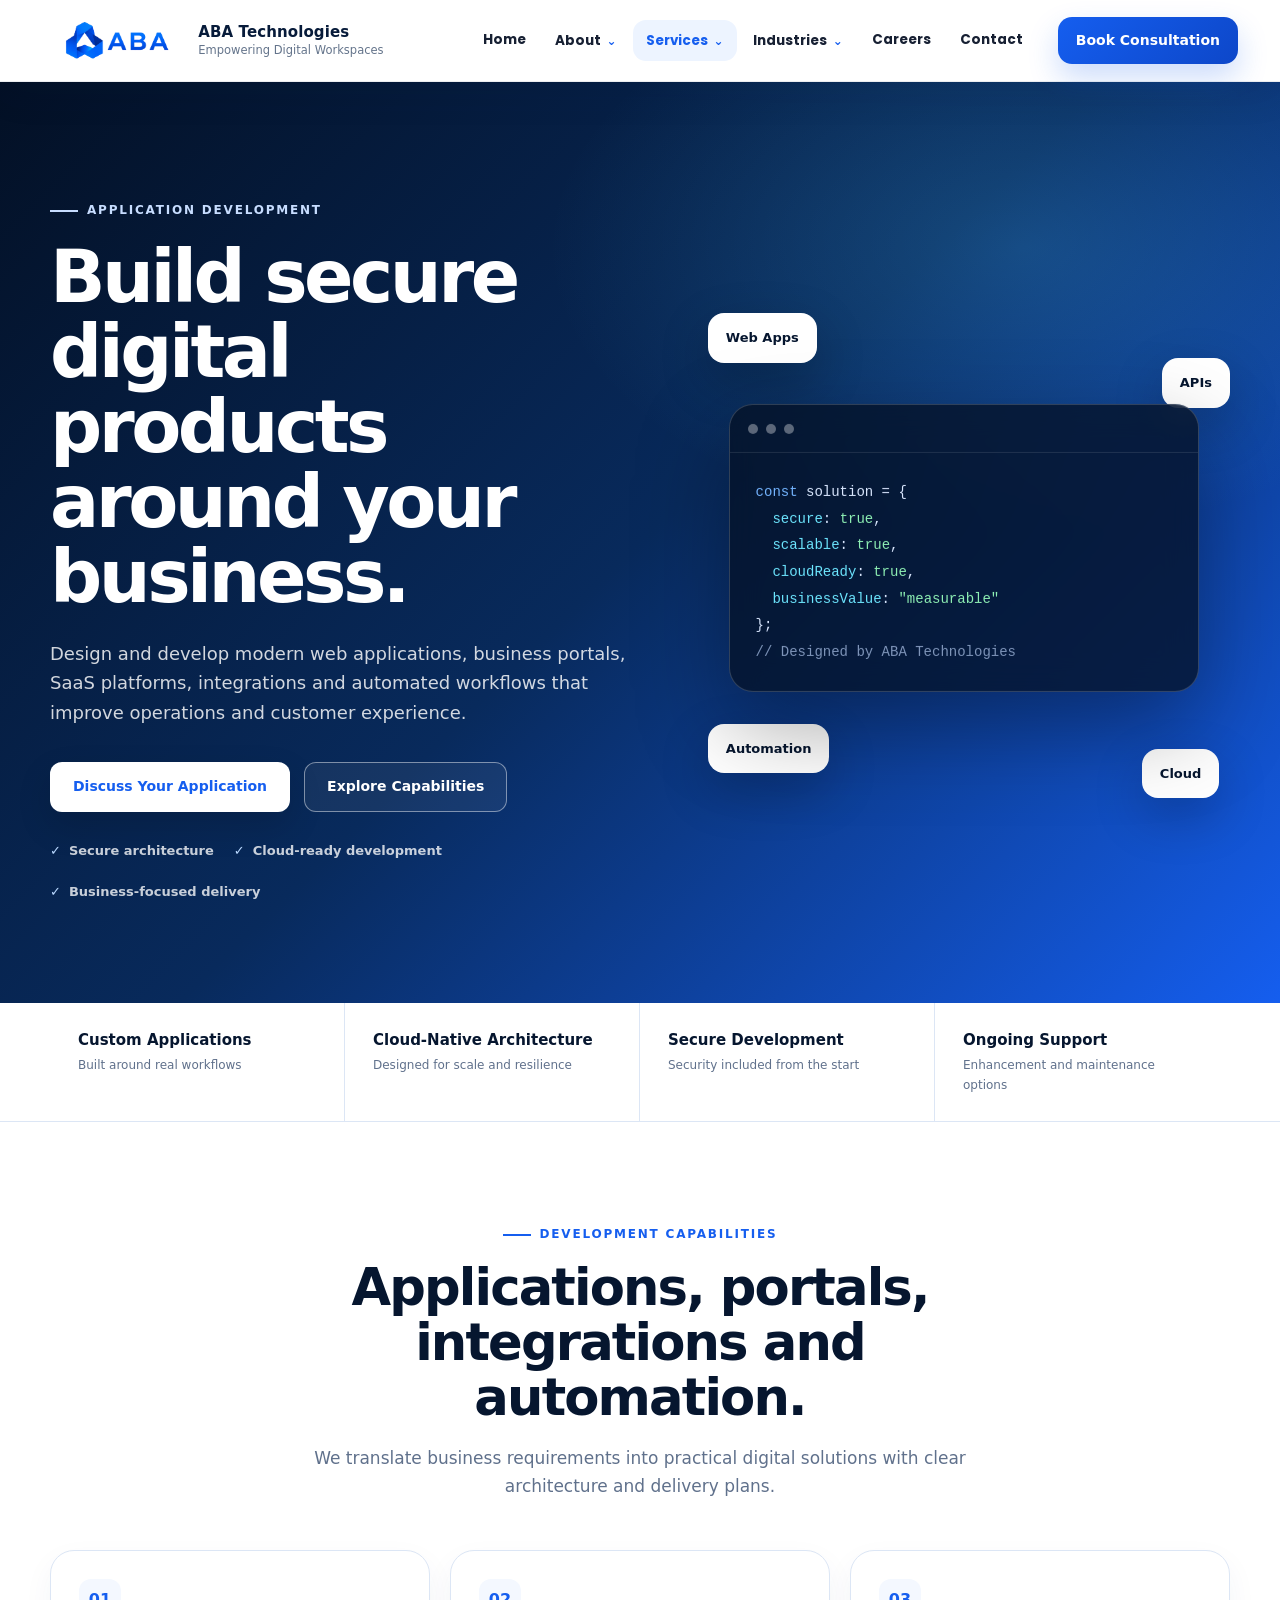
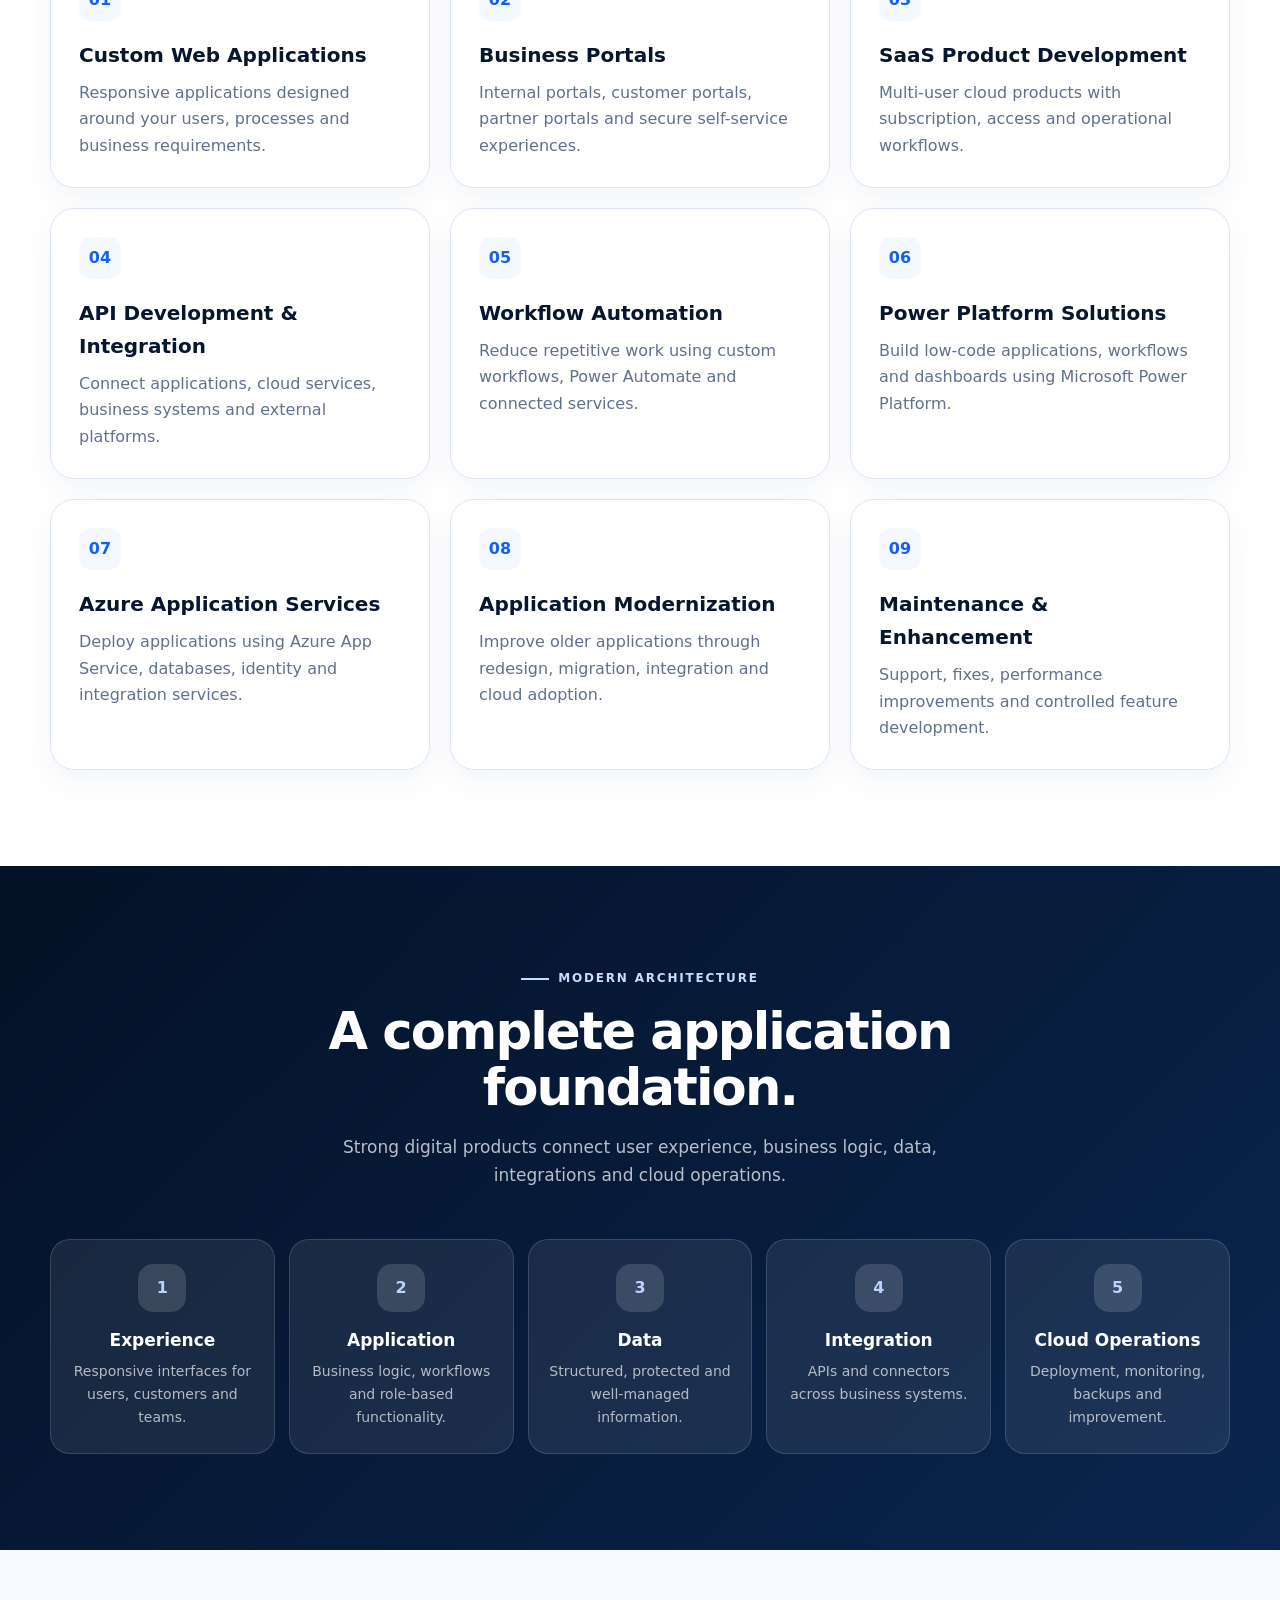
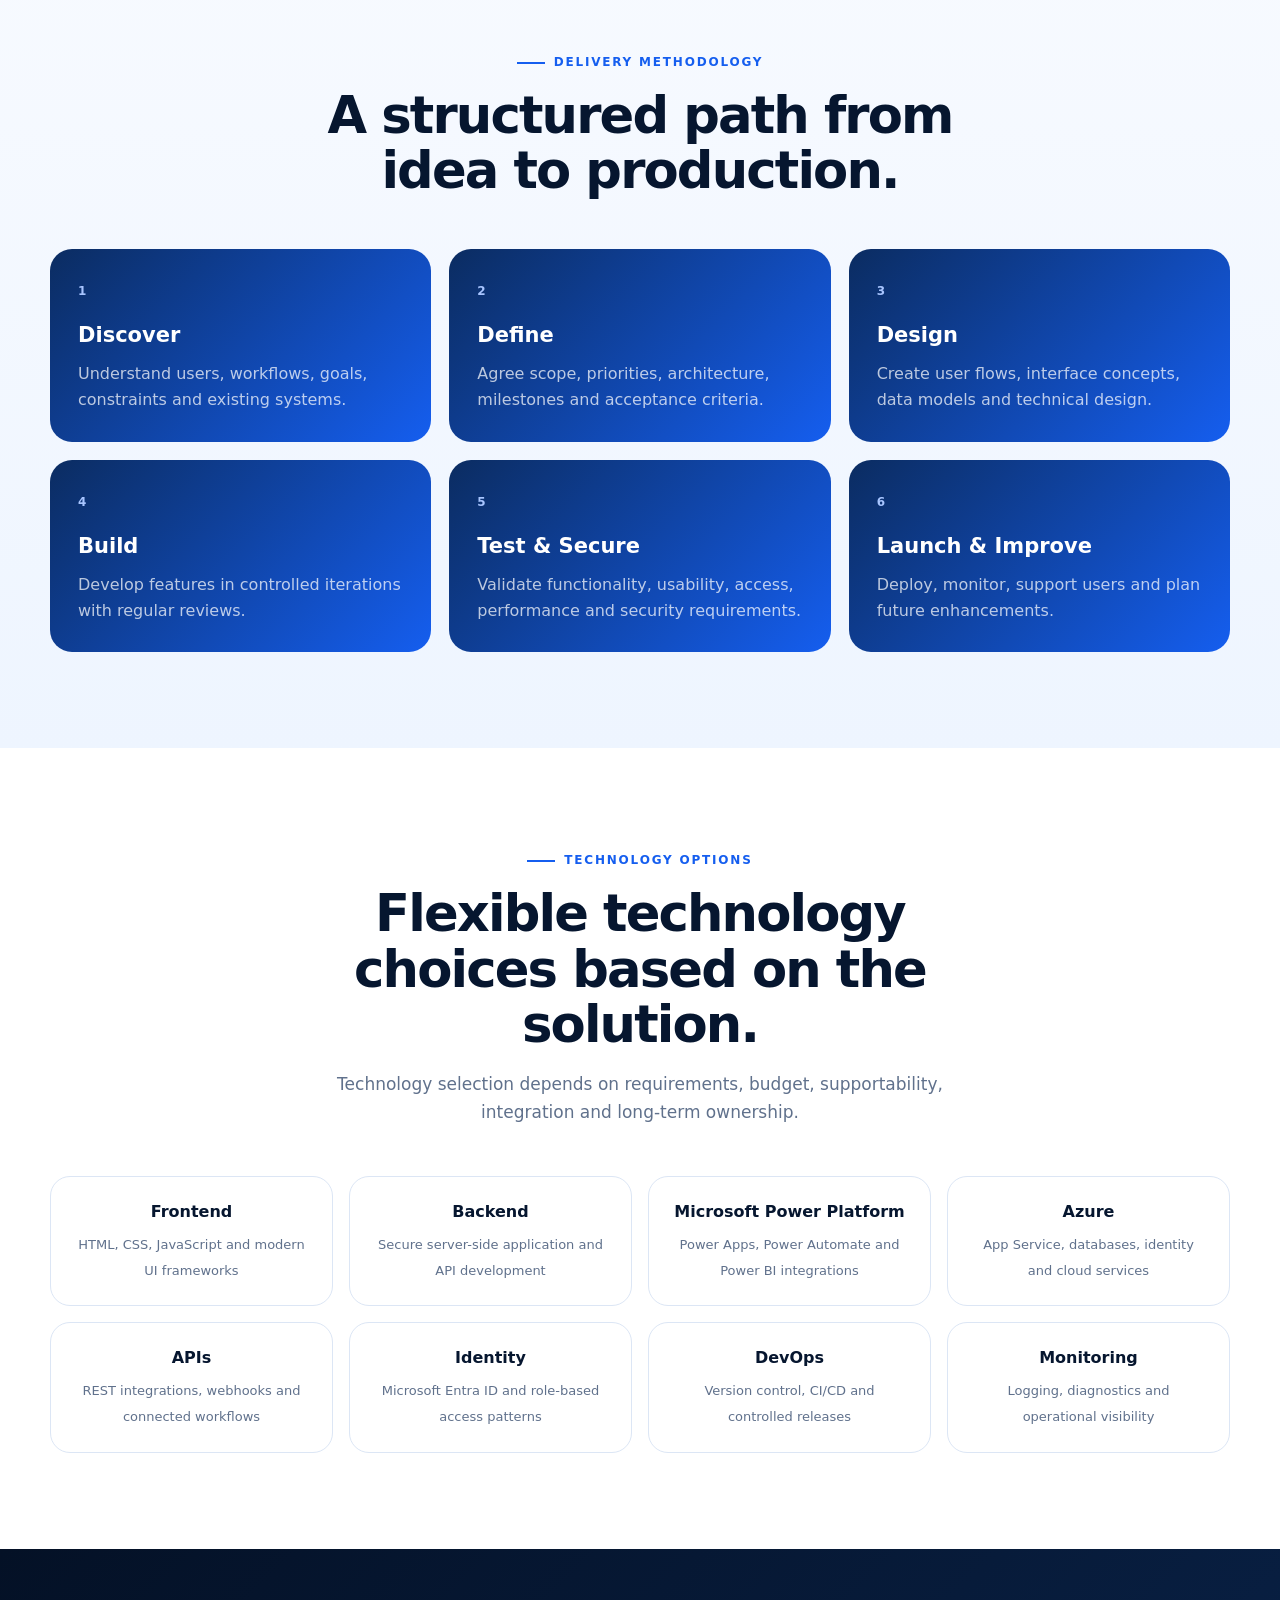
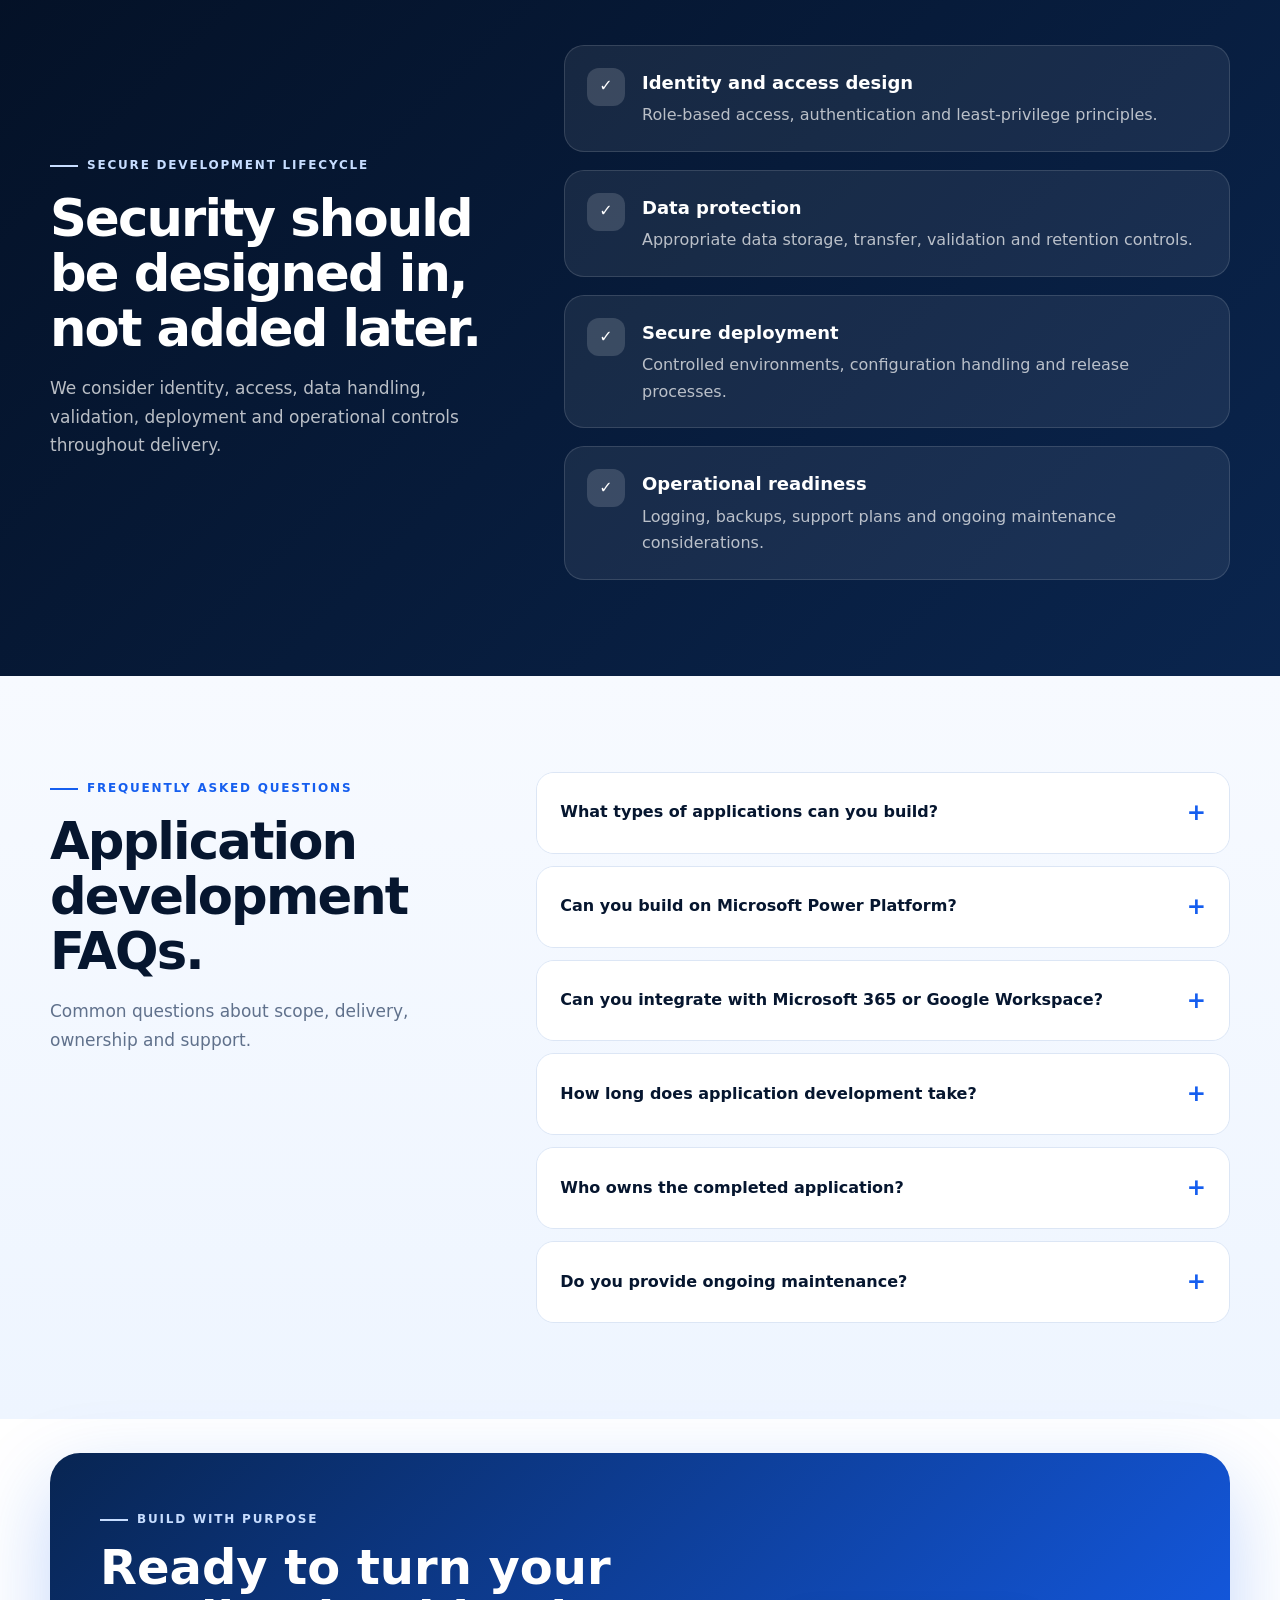
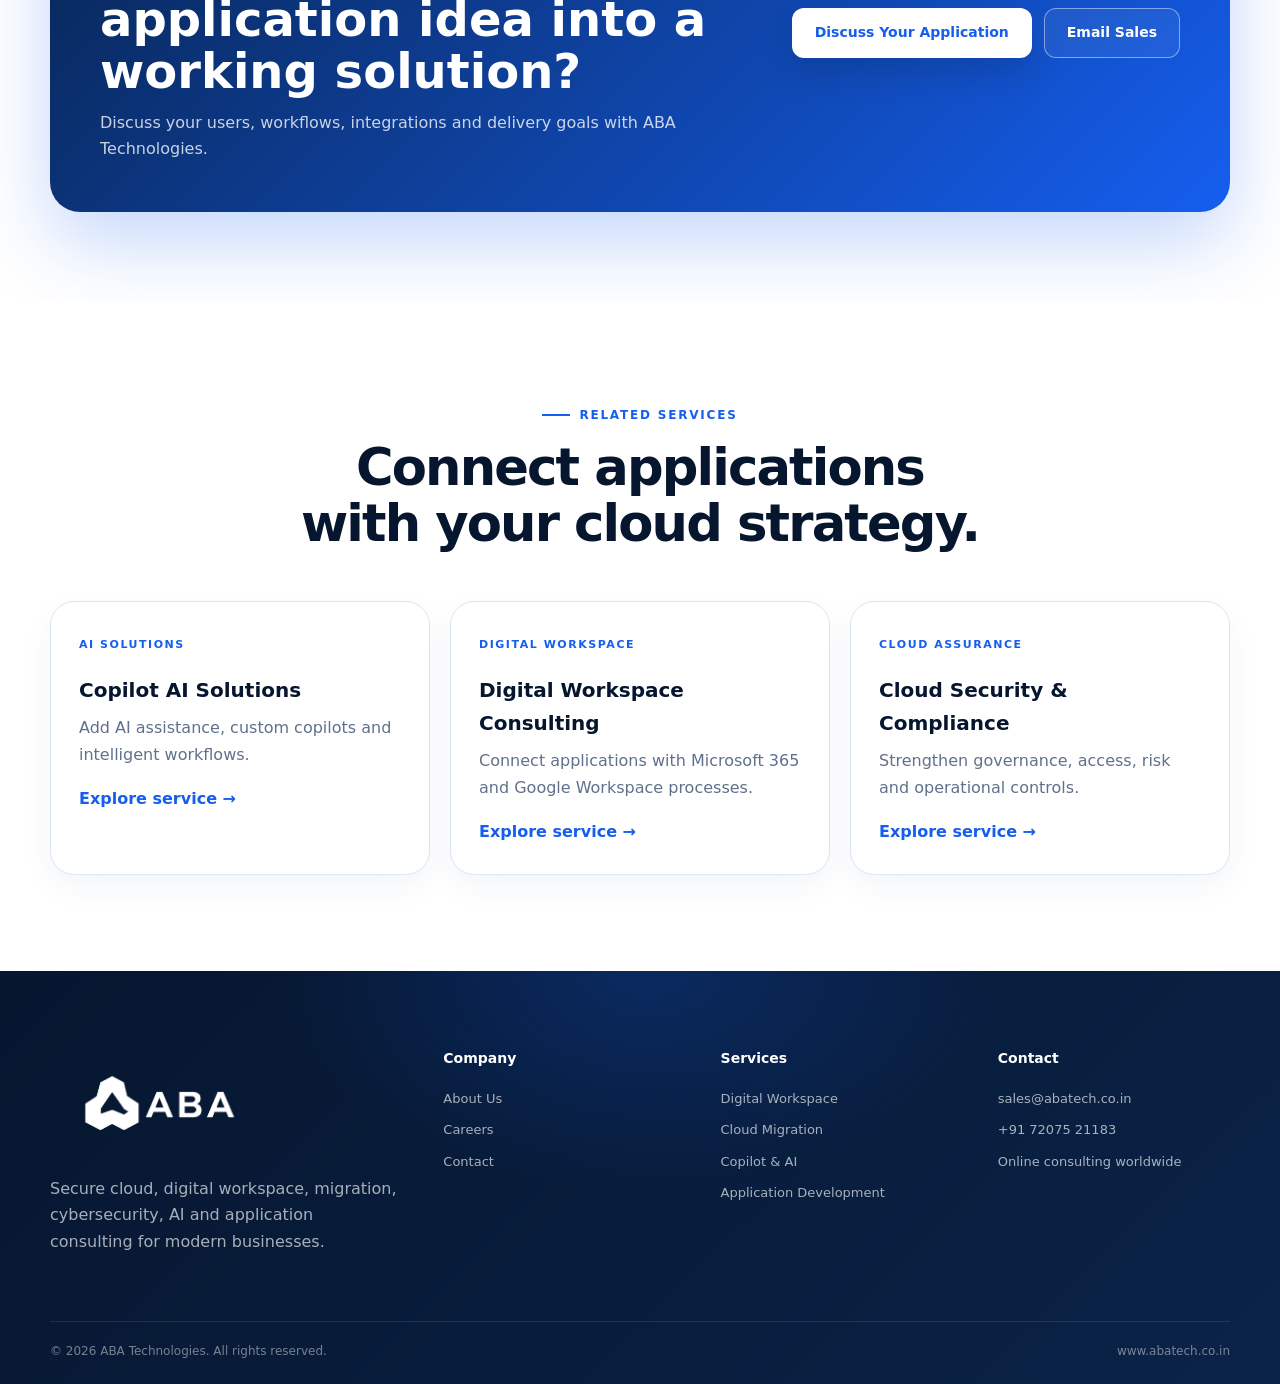
<file: application-development.html>
<!DOCTYPE html>
<html lang="en">
<head>
  <meta charset="UTF-8">
  <meta name="viewport" content="width=device-width, initial-scale=1.0">
  <title>Application Development | ABA Technologies</title>
  <meta name="description" content="ABA Technologies designs and develops secure web applications, business portals, SaaS platforms, APIs, workflow automation and cloud-native solutions.">
  <link rel="canonical" href="https://www.abatech.co.in/application-development.html">
  <link rel="preconnect" href="https://fonts.googleapis.com">
  <link rel="preconnect" href="https://fonts.gstatic.com" crossorigin>
  <link href="https://fonts.googleapis.com/css2?family=Poppins:wght@400;500;600;700;800&display=swap" rel="stylesheet">
  <style>
:root{
  --blue:#155eef;--cyan:#4bc5ff;--navy:#06162f;--text:#10233f;--muted:#60718c;
  --line:#dce6f5;--soft:#f4f8ff;--white:#fff;--shadow:0 26px 70px rgba(18,54,104,.15);--radius:24px;
}
*{box-sizing:border-box}
html{scroll-behavior:smooth}
body{margin:0;font-family:Inter,ui-sans-serif,system-ui,-apple-system,BlinkMacSystemFont,"Segoe UI",sans-serif;color:var(--text);background:#fff;line-height:1.65;overflow-x:hidden}
img{max-width:100%;display:block}
a{color:inherit;text-decoration:none}
button{font:inherit}
.container{width:min(1180px,calc(100% - 40px));margin:auto}
.sr-only{position:absolute;width:1px;height:1px;padding:0;margin:-1px;overflow:hidden;clip:rect(0,0,0,0);white-space:nowrap;border:0}
.site-nav{position:sticky;top:0;z-index:1000;background:rgba(255,255,255,.94);border-bottom:1px solid rgba(8,42,91,.08);backdrop-filter:blur(18px)}
.nav-inner{height:82px;display:flex;align-items:center;gap:28px}
.brand{display:flex;align-items:center;gap:12px;min-width:250px}
.brand img{width:54px;height:54px;object-fit:contain}
.brand-text{display:grid;line-height:1.15}
.brand-text strong{font-size:17px;color:var(--navy)}
.brand-text span{font-size:11px;color:var(--muted);margin-top:5px;letter-spacing:.05em}
.desktop-nav{display:flex;align-items:center;gap:28px;margin-left:auto}
.desktop-nav a{font-size:14px;font-weight:700;color:#3b4e69;position:relative}
.desktop-nav a:hover,.desktop-nav a.active{color:var(--blue)}
.desktop-nav a.active:after{content:"";position:absolute;left:0;right:0;bottom:-12px;height:2px;background:var(--blue)}
.btn{display:inline-flex;align-items:center;justify-content:center;gap:8px;min-height:50px;padding:0 22px;border-radius:12px;font-weight:800;font-size:14px;border:1px solid transparent;transition:.25s ease}
.btn:hover{transform:translateY(-2px)}
.btn-primary{background:var(--blue);color:#fff;box-shadow:0 12px 26px rgba(21,94,239,.25)}
.btn-white{background:#fff;color:var(--blue);box-shadow:0 14px 34px rgba(0,0,0,.14)}
.btn-outline-light{border-color:rgba(255,255,255,.45);color:#fff;background:rgba(255,255,255,.06)}
.menu-btn{display:none;margin-left:auto;width:44px;height:44px;border:0;border-radius:10px;background:var(--soft);padding:11px}
.menu-btn span:not(.sr-only){display:block;height:2px;background:var(--navy);margin:5px 0}
.mobile-menu{display:none;padding:10px 20px 20px;background:#fff;border-top:1px solid var(--line)}
.mobile-menu a{display:block;padding:12px 0;font-weight:700;border-bottom:1px solid #edf2f9}
.hero{position:relative;overflow:hidden;padding:112px 0 100px;color:#fff;background:
 radial-gradient(700px 420px at 80% 18%,rgba(75,197,255,.2),transparent 68%),
 linear-gradient(135deg,#031025 0%,#082a5c 50%,#155eef 100%)}
.hero-grid{display:grid;grid-template-columns:1.04fr .96fr;gap:70px;align-items:center;position:relative;z-index:2}
.hero h1{font-size:clamp(44px,5.7vw,76px);line-height:1.03;letter-spacing:-.048em;margin:18px 0 24px;max-width:760px}
.hero p{font-size:18px;color:rgba(255,255,255,.82);max-width:690px}
.hero-actions{display:flex;gap:14px;flex-wrap:wrap;margin-top:34px}
.hero-points{display:flex;gap:20px;flex-wrap:wrap;margin-top:28px;color:rgba(255,255,255,.78);font-size:13px;font-weight:700}
.hero-points span:before{content:"✓";margin-right:8px;color:#b9d8ff}
.eyebrow{display:inline-flex;align-items:center;gap:9px;font-size:12px;letter-spacing:.15em;text-transform:uppercase;font-weight:900;color:var(--blue)}
.eyebrow:before{content:"";width:28px;height:2px;background:currentColor}
.eyebrow.light{color:#c7ddff}
.dev-visual{position:relative;min-height:500px}
.code-window{position:absolute;left:50%;top:50%;transform:translate(-50%,-50%);width:min(100%,470px);border-radius:24px;background:rgba(4,17,38,.78);border:1px solid rgba(255,255,255,.18);box-shadow:0 35px 90px rgba(0,0,0,.35);backdrop-filter:blur(16px);overflow:hidden}
.window-top{height:48px;display:flex;align-items:center;gap:8px;padding:0 18px;border-bottom:1px solid rgba(255,255,255,.1)}
.window-top i{width:10px;height:10px;border-radius:50%;background:rgba(255,255,255,.35)}
.code-body{padding:26px;font-family:ui-monospace,SFMono-Regular,Menlo,monospace;font-size:14px;line-height:1.9;color:#dbe8ff}
.code-body .blue{color:#75b5ff}.code-body .cyan{color:#6ee7ff}.code-body .muted{color:#7f95b9}.code-body .green{color:#8ff0b4}
.floating-chip{position:absolute;padding:14px 18px;border-radius:16px;background:#fff;color:var(--navy);font-size:13px;font-weight:900;box-shadow:0 18px 50px rgba(0,0,0,.22)}
.fc1{top:3%;left:2%}.fc2{top:12%;right:0}.fc3{bottom:5%;left:2%}.fc4{bottom:0;right:2%}
.trust-strip{background:#fff;border-bottom:1px solid var(--line)}
.trust-grid{display:grid;grid-template-columns:repeat(4,1fr)}
.trust-grid div{padding:25px 28px;border-right:1px solid var(--line)}
.trust-grid div:last-child{border-right:0}
.trust-grid strong,.trust-grid span{display:block}
.trust-grid strong{font-size:15px;color:var(--navy)}
.trust-grid span{font-size:12px;color:var(--muted);margin-top:4px}
.section{padding:96px 0}
.white-section{background:#fff}
.soft-section{background:linear-gradient(180deg,#f7faff,#eef5ff)}
.dark-section{background:linear-gradient(135deg,#041126,#0a254e);color:#fff}
.section-heading{max-width:700px}
.section-heading.centered{margin:0 auto 50px;text-align:center}
.section-heading.centered .eyebrow{justify-content:center}
.section-heading h2{font-size:clamp(34px,4vw,54px);line-height:1.08;letter-spacing:-.036em;margin:15px 0 18px;color:var(--navy)}
.section-heading p{color:var(--muted);font-size:17px}
.section-heading.light h2{color:#fff}.section-heading.light p{color:rgba(255,255,255,.72)}
.card-grid{display:grid;grid-template-columns:repeat(3,1fr);gap:20px}
.card{background:#fff;border:1px solid var(--line);border-radius:var(--radius);padding:28px;box-shadow:0 12px 30px rgba(17,56,110,.05);transition:.25s ease}
.card:hover{transform:translateY(-5px);box-shadow:var(--shadow)}
.card .num{display:inline-grid;place-items:center;width:42px;height:42px;border-radius:12px;background:var(--soft);color:var(--blue);font-weight:900}
.card h3{color:var(--navy);font-size:20px;margin:18px 0 8px}
.card p{color:var(--muted);margin:0}
.card ul{padding-left:18px;color:#47607e}
.architecture{display:grid;grid-template-columns:repeat(5,1fr);gap:14px;align-items:stretch}
.arch-card{padding:24px 18px;border-radius:20px;background:rgba(255,255,255,.08);border:1px solid rgba(255,255,255,.14);text-align:center}
.arch-card span{display:grid;place-items:center;width:48px;height:48px;border-radius:15px;margin:auto;background:rgba(255,255,255,.14);font-weight:900;color:#bcd2ff}
.arch-card strong{display:block;font-size:17px;margin:14px 0 6px}
.arch-card p{color:rgba(255,255,255,.68);font-size:14px;margin:0}
.process-grid{display:grid;grid-template-columns:repeat(3,1fr);gap:18px}
.process-card{padding:28px;border-radius:22px;background:linear-gradient(135deg,#0b2c61,#155eef);color:#fff}
.process-card span{font-size:12px;font-weight:900;color:#a8c5ff}
.process-card h3{font-size:21px;margin:15px 0 8px}
.process-card p{color:rgba(255,255,255,.72);margin:0}
.tech-grid{display:grid;grid-template-columns:repeat(4,1fr);gap:16px}
.tech-card{background:#fff;border:1px solid var(--line);border-radius:20px;padding:22px;text-align:center}
.tech-card strong{display:block;color:var(--navy);margin-bottom:5px}
.tech-card span{font-size:13px;color:var(--muted)}
.split-grid{display:grid;grid-template-columns:.8fr 1.2fr;gap:70px;align-items:center}
.benefit-list{display:grid;gap:18px}
.benefit-item{display:flex;gap:17px;padding:22px;border-radius:20px;background:rgba(255,255,255,.07);border:1px solid rgba(255,255,255,.13)}
.benefit-item>span{flex:0 0 38px;height:38px;border-radius:12px;display:grid;place-items:center;background:rgba(255,255,255,.15);font-weight:900}
.benefit-item h3{margin:0 0 5px;font-size:18px}
.benefit-item p{margin:0;color:rgba(255,255,255,.7)}
.faq-layout{display:grid;grid-template-columns:.75fr 1.25fr;gap:70px}
.faq-list{display:grid;gap:12px}
.faq-item{border:1px solid var(--line);border-radius:18px;overflow:hidden;background:#fff}
.faq-question{width:100%;border:0;background:#fff;display:flex;justify-content:space-between;align-items:center;text-align:left;padding:21px 23px;color:var(--navy);font-weight:850;cursor:pointer}
.faq-question b{font-size:23px;color:var(--blue)}
.faq-answer{display:none;padding:0 23px 21px;color:var(--muted)}
.faq-item.open .faq-answer{display:block}
.faq-item.open .faq-question b{transform:rotate(45deg)}
.cta-section{padding:34px 0 90px;background:#fff}
.cta-panel{background:linear-gradient(135deg,#082552,#155eef);border-radius:30px;padding:50px;display:flex;align-items:center;justify-content:space-between;gap:30px;color:#fff;box-shadow:0 30px 80px rgba(21,94,239,.25)}
.cta-panel h2{font-size:clamp(30px,4vw,48px);line-height:1.08;margin:12px 0}
.cta-panel p{color:rgba(255,255,255,.78);margin:0}
.cta-actions{display:flex;gap:12px;flex-wrap:wrap;flex:0 0 auto}
.related-grid{display:grid;grid-template-columns:repeat(3,1fr);gap:20px}
.related-card span{font-size:11px;text-transform:uppercase;letter-spacing:.14em;color:var(--blue);font-weight:900}
.related-card b{display:block;margin-top:18px;color:var(--blue)}
.premium-footer{background:radial-gradient(500px 300px at 50% 0%,rgba(21,94,239,.22),transparent 72%),linear-gradient(135deg,#06162f,#0a2348);color:#fff;padding:76px 0 22px}
.footer-grid{display:grid;grid-template-columns:1.5fr 1fr 1fr 1fr;gap:45px}
.footer-brand img{width:210px;filter:brightness(0) invert(1)}
.footer-brand p{color:rgba(255,255,255,.65);max-width:380px}
.footer-grid h3{font-size:14px;margin:0 0 18px}
.footer-grid a,.footer-grid span{display:block;color:rgba(255,255,255,.65);font-size:13px;margin:10px 0}
.footer-grid a:hover{color:#fff}
.footer-bottom{display:flex;justify-content:space-between;gap:20px;margin-top:50px;padding-top:20px;border-top:1px solid rgba(255,255,255,.1);color:rgba(255,255,255,.45);font-size:12px}
.reveal{opacity:0;transform:translateY(24px);transition:opacity .65s ease,transform .65s ease}
.reveal.visible{opacity:1;transform:none}
@media(max-width:980px){
  .desktop-nav,.nav-cta{display:none}.menu-btn{display:block}.mobile-menu.open{display:block}
  .hero-grid,.split-grid,.faq-layout{grid-template-columns:1fr}
  .dev-visual{min-height:450px}
  .card-grid,.process-grid{grid-template-columns:1fr 1fr}
  .architecture{grid-template-columns:repeat(3,1fr)}
  .tech-grid{grid-template-columns:repeat(2,1fr)}
  .footer-grid{grid-template-columns:1.4fr 1fr 1fr}.footer-grid>div:last-child{grid-column:2/4}
}
@media(max-width:700px){
  .container{width:min(100% - 28px,1180px)}.nav-inner{height:72px}
  .brand img{width:46px;height:46px}.brand-text strong{font-size:15px}.brand-text span{display:none}
  .hero{padding:78px 0 72px}.hero h1{font-size:42px}.dev-visual{min-height:390px;transform:scale(.86)}
  .trust-grid,.card-grid,.process-grid,.architecture,.tech-grid,.related-grid{grid-template-columns:1fr}
  .trust-grid div{border-right:0;border-bottom:1px solid var(--line)}
  .section{padding:72px 0}.section-heading h2{font-size:36px}
  .cta-panel{padding:32px 24px;display:block}.cta-actions{margin-top:25px}
  .cta-actions .btn,.hero-actions .btn{width:100%}
  .footer-grid{grid-template-columns:1fr}.footer-grid>div:last-child{grid-column:auto}
  .footer-bottom{display:block}.footer-bottom span{display:block;margin:8px 0}
}
@media(prefers-reduced-motion:reduce){html{scroll-behavior:auto}.reveal{opacity:1;transform:none;transition:none}.btn,.card{transition:none}}

/* =====================================================
   HOMEPAGE PREMIUM NAVIGATION — SHARED GLOBAL SYSTEM
   ===================================================== */
:root{--navH:82px}

.premium-nav{
  position:fixed;top:0;left:0;right:0;height:var(--navH);z-index:1000;
  background:rgba(255,255,255,.88);border-bottom:1px solid rgba(15,35,72,.08);
  box-shadow:0 12px 40px rgba(15,35,72,.07);backdrop-filter:blur(22px) saturate(145%);
  -webkit-backdrop-filter:blur(22px) saturate(145%);transition:background .28s ease,box-shadow .28s ease,border-color .28s ease;
}
.premium-nav.nav-scrolled{background:rgba(255,255,255,.96);border-color:rgba(15,23,42,.08);box-shadow:0 12px 38px rgba(15,23,42,.10)}
.premium-nav .container{width:100%;max-width:1240px;height:100%;margin:0 auto;padding:0 22px}
.premium-nav .nav-inner{display:flex;align-items:center;justify-content:space-between;gap:22px}
.premium-nav .brand{display:flex;align-items:center;gap:12px;min-width:310px}
.premium-nav .brand img{width:auto;height:78px;object-fit:contain}
.premium-nav .brand .name{display:flex;flex-direction:column;line-height:1.08}
.premium-nav .brand .name strong{font-size:15px;letter-spacing:.1px;color:#071b3a}
.premium-nav .brand .name span{margin-top:4px;font-size:11.5px;color:#64748b;font-weight:500}
.premium-nav .nav-links{display:flex;align-items:center;justify-content:flex-end;gap:3px;flex:1}
.premium-nav .nav-links a,.premium-nav .nav-links button{font-family:'Poppins',Inter,system-ui,sans-serif;white-space:nowrap}
.premium-nav .nav-links>a,.premium-nav .dropbtn{padding:11px 13px;border:0;border-radius:13px;background:transparent;color:#172033;font-size:13.5px;font-weight:700;cursor:pointer;transition:background .2s ease,color .2s ease}
.premium-nav .nav-links>a:hover,.premium-nav .dropbtn:hover,.premium-nav .nav-links>a[aria-current="page"],.premium-nav .dropbtn[aria-current="page"]{color:#155eef;background:#edf4ff}
.premium-nav .dropbtn span{font-size:12px;margin-left:3px;color:#155eef}
.premium-nav .nav-right{display:flex;align-items:center;gap:10px}
.premium-nav .btn.primary{display:inline-flex;align-items:center;justify-content:center;min-height:44px;padding:12px 18px;border:0;border-radius:14px;white-space:nowrap;background:linear-gradient(135deg,#155eef,#0d47c9);color:#fff;font-size:14px;font-weight:750;box-shadow:0 14px 30px rgba(21,94,239,.22);transition:transform .22s ease,box-shadow .22s ease}
.premium-nav .btn.primary:hover{transform:translateY(-2px);box-shadow:0 18px 38px rgba(21,94,239,.30)}
.premium-nav .menu-btn{display:none;width:44px;height:44px;padding:0;border:1px solid rgba(15,23,42,.10);border-radius:14px;background:#fff;color:#111827;font-size:20px;cursor:pointer}

.premium-nav .dropdown{position:relative}
.premium-nav .dropdown-menu{position:absolute;top:calc(100% + 20px);left:0;min-width:240px;padding:10px;border:1px solid rgba(15,23,42,.08);border-radius:18px;background:#fff;box-shadow:0 24px 60px rgba(15,23,42,.14);opacity:0;visibility:hidden;transform:translateY(10px);transition:.22s ease}
.premium-nav .dropdown-menu::before{content:"";position:absolute;left:0;right:0;top:-22px;height:24px}
.premium-nav .dropdown:hover .dropdown-menu,.premium-nav .dropdown.open .dropdown-menu,.premium-nav .dropdown:focus-within .dropdown-menu{opacity:1;visibility:visible;transform:translateY(0)}
.premium-nav .compact-menu{width:310px;padding:12px}
.premium-nav .compact-menu a,.premium-nav .premium-mega-menu .mega-column a,.premium-nav .industry-menu-grid a{display:flex!important;flex-direction:column;align-items:flex-start;gap:3px;padding:12px 13px!important;border-radius:13px}
.premium-nav .compact-menu b,.premium-nav .premium-mega-menu b,.premium-nav .industry-menu-grid b{font-size:13.5px;color:#172033}
.premium-nav .compact-menu small,.premium-nav .premium-mega-menu small,.premium-nav .industry-menu-grid small{font-size:11.5px;line-height:1.45;color:#64748b;font-weight:500}
.premium-nav .compact-menu a:hover,.premium-nav .premium-mega-menu .mega-column a:hover,.premium-nav .industry-menu-grid a:hover{background:#f3f7ff}

.premium-nav .premium-mega-menu{position:fixed;top:var(--navH);left:50%;width:min(1180px,calc(100vw - 40px));display:grid;grid-template-columns:1.05fr 1fr 1.15fr 1fr;gap:16px;padding:18px;border:1px solid rgba(21,94,239,.10);border-radius:24px;box-shadow:0 30px 80px rgba(15,35,72,.18);transform:translate(-50%,12px);overflow:hidden}
.premium-nav .dropdown:hover .premium-mega-menu,.premium-nav .dropdown.open .premium-mega-menu,.premium-nav .dropdown:focus-within .premium-mega-menu{transform:translate(-50%,0)}
.premium-nav .mega-intro{padding:24px;border-radius:18px;background:radial-gradient(260px 180px at 0 0,rgba(255,255,255,.22),transparent 65%),linear-gradient(145deg,#155eef,#071b3a);color:#fff}
.premium-nav .mega-kicker{font-size:10.5px;font-weight:800;letter-spacing:1.4px;color:#bfdbfe}
.premium-nav .mega-intro h3{font-size:23px;line-height:1.25;margin:12px 0;color:#fff}
.premium-nav .mega-intro p{font-size:12.5px;line-height:1.75;margin:0 0 18px;color:rgba(255,255,255,.76)}
.premium-nav .mega-btn{display:inline-flex!important;align-items:center;gap:8px;padding:10px 14px!important;border-radius:11px!important;background:#fff!important;color:#155eef!important;font-size:12.5px!important}
.premium-nav .premium-mega-menu .mega-column{padding:13px 7px}
.premium-nav .premium-mega-menu .mega-column h4{font-size:12px;letter-spacing:.6px;text-transform:uppercase;color:#155eef;margin:5px 13px 9px}

.premium-nav .industries-menu{position:fixed;top:var(--navH);left:50%;width:min(900px,calc(100vw - 40px));display:grid;grid-template-columns:230px 1fr;gap:18px;padding:18px;border-radius:24px;transform:translate(-50%,12px)}
.premium-nav .dropdown:hover .industries-menu,.premium-nav .dropdown.open .industries-menu,.premium-nav .dropdown:focus-within .industries-menu{transform:translate(-50%,0)}
.premium-nav .industry-menu-head{display:flex;flex-direction:column;gap:10px;padding:22px;border-radius:17px;background:#f3f7ff}
.premium-nav .industry-menu-head span{font-size:10.5px;letter-spacing:1.3px;font-weight:800;color:#155eef}
.premium-nav .industry-menu-head strong{font-size:20px;line-height:1.3;color:#071b3a}
.premium-nav .industry-menu-grid{display:grid;grid-template-columns:1fr 1fr;gap:4px}

body.mobile-menu-open{overflow:hidden}
.mobile-menu-overlay{position:fixed;inset:0;z-index:1090;background:rgba(3,15,40,.58);opacity:0;visibility:hidden;transition:opacity .28s ease,visibility .28s ease;backdrop-filter:blur(3px);-webkit-backdrop-filter:blur(3px)}
.mobile-menu-overlay.open{opacity:1;visibility:visible}
.menu-panel{display:none}
main{padding-top:var(--navH)}

@media(max-width:1250px){
  .premium-nav .brand{min-width:250px}.premium-nav .brand .name{display:none}
  .premium-nav .nav-links>a,.premium-nav .dropbtn{padding:10px 9px;font-size:12.5px}
  .premium-nav .nav-cta{padding:11px 13px!important;font-size:12.5px!important}
}
@media(max-width:1050px){
  .premium-nav .nav-links{display:none}.premium-nav .menu-btn{display:inline-flex;align-items:center;justify-content:center}.premium-nav .brand{min-width:auto}
}
@media(max-width:992px){
  .menu-panel{display:block;position:fixed;top:0;right:0;bottom:0;left:auto;width:min(90vw,390px);height:100dvh;z-index:1100;overflow-y:auto;background:linear-gradient(155deg,#155eef 0%,#0d47c9 58%,#071b3a 100%);border:0;box-shadow:-28px 0 80px rgba(3,15,40,.38);transform:translateX(105%);transition:transform .32s cubic-bezier(.22,.8,.28,1);-webkit-overflow-scrolling:touch}
  .menu-panel.open{display:block;transform:translateX(0)}
  .mobile-drawer-head{position:sticky;top:0;z-index:2;min-height:94px;display:flex;align-items:center;justify-content:space-between;gap:18px;padding:18px 20px;background:rgba(7,27,58,.24);border-bottom:1px solid rgba(255,255,255,.16);backdrop-filter:blur(16px);-webkit-backdrop-filter:blur(16px)}
  .mobile-drawer-brand{display:flex;align-items:center;min-width:0;padding:7px 12px;border-radius:14px;background:#fff;box-shadow:0 10px 26px rgba(3,15,40,.20)}
  .mobile-drawer-brand img{width:170px;max-width:calc(100vw - 165px);height:48px;object-fit:contain;object-position:left center;filter:none}
  .mobile-close-btn{width:46px;height:46px;flex:0 0 46px;display:grid;place-items:center;padding:0;border:1px solid rgba(255,255,255,.25);border-radius:14px;background:rgba(255,255,255,.12);color:#fff;font:400 32px/1 Arial,sans-serif;cursor:pointer}
  .mobile-nav-list{display:block;position:static;width:auto;height:auto;max-height:calc(100vh - var(--navH));min-height:0;overflow:auto;padding:16px 20px 34px;margin:0;background:transparent;border:0;box-shadow:none}
  .mobile-nav-list a,.mobile-nav-list button{font-family:'Poppins',Inter,system-ui,sans-serif}
  .mobile-nav-list .mobile-main-link{display:flex;align-items:center;min-height:58px;padding:15px 4px;border-bottom:1px solid rgba(255,255,255,.18);color:#fff;font-size:18px;font-weight:700;letter-spacing:-.1px}
  .mobile-nav-list .mobile-main-link[aria-current="page"]{color:#fff;background:rgba(255,255,255,.10);padding-left:12px;border-radius:10px}
  .mobile-row{display:grid;grid-template-columns:minmax(0,1fr) 48px;align-items:center;border-bottom:1px solid rgba(255,255,255,.18)}
  .mobile-row .mobile-main-link{border-bottom:0}
  .mobile-toggle{width:44px;height:44px;display:grid;place-items:center;border:0;border-radius:12px;background:transparent;color:#fff;font-size:24px;cursor:pointer;transition:transform .25s ease,background .25s ease}
  .mobile-toggle:hover,.mobile-toggle:focus-visible{background:rgba(255,255,255,.12)}
  .mobile-accordion.open .mobile-toggle{transform:rotate(180deg)}
  .mobile-submenu{max-height:0;overflow:hidden;opacity:.5;padding:0 0 0 18px;border-bottom:0 solid rgba(255,255,255,.12);transition:max-height .34s ease,opacity .25s ease,padding .25s ease}
  .mobile-accordion.open .mobile-submenu{max-height:720px;opacity:1;padding-top:7px;padding-bottom:10px;border-bottom-width:1px}
  .mobile-submenu a{display:block;padding:12px;border-left:2px solid rgba(255,255,255,.34);color:rgba(255,255,255,.86);font-size:14px;font-weight:600;line-height:1.45}
  .mobile-submenu a:hover,.mobile-submenu a:focus-visible{color:#fff;background:rgba(255,255,255,.10);border-left-color:#fff;border-radius:0 10px 10px 0}
  .mobile-consultation-link{display:flex;justify-content:center;align-items:center;min-height:52px;margin-top:24px;padding:14px 18px;border-radius:14px;background:#fff;color:#155eef!important;font-size:15px;font-weight:800;box-shadow:0 15px 34px rgba(3,15,40,.24)}
}
@media(min-width:993px){.menu-panel,.mobile-menu-overlay{display:none!important}}
@media(prefers-reduced-motion:reduce){.premium-nav *,.menu-panel,.mobile-menu-overlay{transition:none!important}}

  </style>
  <script type="application/ld+json">
  {
    "@context":"https://schema.org",
    "@type":"Service",
    "name":"Application Development",
    "provider":{"@type":"Organization","name":"ABA Technologies","url":"https://www.abatech.co.in/"},
    "serviceType":["Web Application Development","Business Portals","SaaS Development","API Integration","Workflow Automation","Cloud-Native Development"]
  }
  </script>
<script type="text/javascript">
    (function(c,l,a,r,i,t,y){
        c[a]=c[a]||function(){(c[a].q=c[a].q||[]).push(arguments)};
        t=l.createElement(r);t.async=1;t.src="https://www.clarity.ms/tag/"+i;
        y=l.getElementsByTagName(r)[0];y.parentNode.insertBefore(t,y);
    })(window, document, "clarity", "script", "xp1qc6cw5f");
</script>
</head>
   <script type="text/javascript">
    (function(c,l,a,r,i,t,y){
        c[a]=c[a]||function(){(c[a].q=c[a].q||[]).push(arguments)};
        t=l.createElement(r);t.async=1;t.src="https://www.clarity.ms/tag/"+i;
        y=l.getElementsByTagName(r)[0];y.parentNode.insertBefore(t,y);
    })(window, document, "clarity", "script", "xp1qc6cw5f");
</script>
<body data-page-version="phase2-application-development-standalone-v1">
  <!-- PREMIUM NAVIGATION -->
  <nav aria-label="Primary" class="premium-nav">
    <div class="container nav-inner">
      <a class="brand" href="index.html#top" aria-label="ABA Technologies home">
        <img src="logo.png" alt="ABA Technologies logo" decoding="async" fetchpriority="high" />
        <div class="name">
          <strong>ABA Technologies</strong>
          <span>Empowering Digital Workspaces</span>
        </div>
      </a>

      <div class="nav-links" role="navigation" aria-label="Main menu">
        <a href="index.html#top">Home</a>

        <div class="dropdown nav-dropdown">
          <a class="dropbtn" href="about.html" aria-haspopup="true">About <span>⌄</span></a>
          <div class="dropdown-menu compact-menu" role="menu">
            <a href="about.html#who" role="menuitem"><b>Who We Are</b><small>Learn about ABA Technologies</small></a>
            <a href="about.html#why" role="menuitem"><b>Why ABA</b><small>Our consulting approach</small></a>
            <a href="about.html#values" role="menuitem"><b>Core Values</b><small>Principles that guide our work</small></a>
            <a href="about.html#team" role="menuitem"><b>Leadership</b><small>Meet our core team</small></a>
          </div>
        </div>

        <div class="dropdown nav-dropdown services-dropdown">
          <a class="dropbtn" href="services.html" aria-haspopup="true" aria-current="page">Services <span>⌄</span></a>
          <div class="dropdown-menu premium-mega-menu" role="menu">
            <div class="mega-intro">
              <span class="mega-kicker">ABA TECHNOLOGIES</span>
              <h3>Solutions for secure digital transformation</h3>
              <p>From workplace modernization and cloud migration to cybersecurity, AI and custom applications.</p>
              <a href="services.html" class="mega-btn">View all services <span>→</span></a>
            </div>

            <div class="mega-column">
              <h4>Digital Workplace</h4>
              <a href="digital-workspace-consulting.html"><b>Digital Workspace Consulting</b><small>Microsoft 365, Google Workspace & Zoho</small></a>
              <a href="cloud-migration-services.html"><b>Cloud Migration Services</b><small>Email, tenant and data migration</small></a>
            </div>

            <div class="mega-column">
              <h4>Security & Compliance</h4>
              <a href="digital-workspace-security.html"><b>Digital Workspace Security</b><small>Identity, endpoint and collaboration security</small></a>
              <a href="cloud-security-compliance.html"><b>Cloud Security & Compliance</b><small>Defender, Purview, DLP and governance</small></a>
              <a href="managed-security-services.html"><b>Managed Security Services</b><small>Assessment, hardening and ongoing guidance</small></a>
            </div>

            <div class="mega-column">
              <h4>AI & Development</h4>
              <a href="copilot-ai-solutions.html"><b>Copilot & AI Solutions</b><small>Readiness, governance and automation</small></a>
              <a href="application-development.html"><b>Application Development</b><small>Web apps, APIs and Power Platform</small></a>
            </div>
          </div>
        </div>

        <div class="dropdown nav-dropdown industries-dropdown">
          <a class="dropbtn" href="index.html#industries" aria-haspopup="true">Industries <span>⌄</span></a>
          <div class="dropdown-menu industries-menu" role="menu">
            <div class="industry-menu-head">
              <span>INDUSTRY SOLUTIONS</span>
              <strong>Technology aligned to your business</strong>
            </div>
            <div class="industry-menu-grid">
              <a href="index.html#industries"><b>IT & Technology</b><small>Secure cloud and modern collaboration</small></a>
              <a href="index.html#industries"><b>Retail & E-Commerce</b><small>Productivity, identity and data protection</small></a>
              <a href="index.html#industries"><b>Healthcare</b><small>Compliance-focused digital workplaces</small></a>
              <a href="index.html#industries"><b>Manufacturing</b><small>Connected teams and secure operations</small></a>
              <a href="index.html#industries"><b>Real Estate</b><small>Mobile productivity and document control</small></a>
              <a href="index.html#industries"><b>Financial Services</b><small>Identity, governance and risk reduction</small></a>
            </div>
          </div>
        </div>

        <a href="career.html">Careers</a>
        <a href="contact.html">Contact</a>
      </div>

      <div class="nav-right">
        <a class="btn primary nav-cta" href="contact.html">Book Consultation</a>
        <button class="menu-btn" id="menuBtn" aria-label="Toggle menu" aria-expanded="false">☰</button>
      </div>
    </div>
  </nav>

  <!-- Premium mobile navigation drawer -->
  <div class="mobile-menu-overlay" id="mobileMenuOverlay" aria-hidden="true"></div>

  <aside class="menu-panel" id="menuPanel" aria-hidden="true" aria-label="Mobile navigation">
    <div class="mobile-drawer-head">
      <a class="mobile-drawer-brand" href="index.html#top" aria-label="ABA Technologies home">
        <img src="logo.png" alt="ABA Technologies logo">
      </a>
      <button class="mobile-close-btn" id="mobileCloseBtn" type="button" aria-label="Close menu">×</button>
    </div>

    <div class="mobile-nav-list" role="navigation" aria-label="Mobile menu">
      <a href="index.html#top" class="mLink mobile-main-link">Home</a>

      <div class="mobile-accordion">
        <div class="mobile-row">
          <a href="about.html" class="mLink mobile-main-link">About Us</a>
          <button class="mobile-toggle" type="button" aria-expanded="false" aria-controls="mobileAboutMenu" aria-label="Open About menu">⌄</button>
        </div>
        <div class="mobile-submenu" id="mobileAboutMenu">
          <a href="about.html#who" class="mLink">Who We Are</a>
          <a href="about.html#why" class="mLink">Why ABA</a>
          <a href="about.html#values" class="mLink">Core Values</a>
          <a href="about.html#team" class="mLink">Leadership</a>
        </div>
      </div>

      <div class="mobile-accordion">
        <div class="mobile-row">
          <a href="services.html" class="mLink mobile-main-link" aria-current="page">All Services</a>
          <button class="mobile-toggle" type="button" aria-expanded="false" aria-controls="mobileServicesMenu" aria-label="Open Services menu">⌄</button>
        </div>
        <div class="mobile-submenu" id="mobileServicesMenu">
          <a href="digital-workspace-consulting.html" class="mLink">Digital Workspace Consulting</a>
          <a href="cloud-migration-services.html" class="mLink">Cloud Migration Services</a>
          <a href="digital-workspace-security.html" class="mLink">Digital Workspace Security</a>
          <a href="cloud-security-compliance.html" class="mLink">Cloud Security &amp; Compliance</a>
          <a href="managed-security-services.html" class="mLink">Managed Security Services</a>
          <a href="copilot-ai-solutions.html" class="mLink">Copilot &amp; AI Solutions</a>
          <a href="application-development.html" class="mLink">Application Development</a>
        </div>
      </div>

      <div class="mobile-accordion">
        <div class="mobile-row">
          <a href="index.html#industries" class="mLink mobile-main-link">Industry Solutions</a>
          <button class="mobile-toggle" type="button" aria-expanded="false" aria-controls="mobileIndustriesMenu" aria-label="Open Industry menu">⌄</button>
        </div>
        <div class="mobile-submenu" id="mobileIndustriesMenu">
          <a href="index.html#industries" class="mLink">IT &amp; Technology</a>
          <a href="index.html#industries" class="mLink">Retail &amp; E-Commerce</a>
          <a href="index.html#industries" class="mLink">Healthcare</a>
          <a href="index.html#industries" class="mLink">Manufacturing</a>
          <a href="index.html#industries" class="mLink">Real Estate</a>
          <a href="index.html#industries" class="mLink">Financial Services</a>
        </div>
      </div>

      <a href="career.html" class="mLink mobile-main-link">Careers</a>
      <a href="contact.html" class="mLink mobile-main-link">Contact Us</a>
      <a href="contact.html" class="mLink mobile-consultation-link">Book Consultation</a>
    </div>
  </aside>

  <main>
    <header class="hero">
      <div class="container hero-grid">
        <div class="reveal">
          <div class="eyebrow light">Application Development</div>
          <h1>Build secure digital products around your business.</h1>
          <p>Design and develop modern web applications, business portals, SaaS platforms, integrations and automated workflows that improve operations and customer experience.</p>
          <div class="hero-actions">
            <a class="btn btn-white" href="contact.html">Discuss Your Application</a>
            <a class="btn btn-outline-light" href="#capabilities">Explore Capabilities</a>
          </div>
          <div class="hero-points"><span>Secure architecture</span><span>Cloud-ready development</span><span>Business-focused delivery</span></div>
        </div>
        <div class="dev-visual reveal">
          <div class="floating-chip fc1">Web Apps</div>
          <div class="floating-chip fc2">APIs</div>
          <div class="floating-chip fc3">Automation</div>
          <div class="floating-chip fc4">Cloud</div>
          <div class="code-window">
            <div class="window-top"><i></i><i></i><i></i></div>
            <div class="code-body">
              <div><span class="blue">const</span> solution = {</div>
              <div>&nbsp;&nbsp;<span class="cyan">secure</span>: <span class="green">true</span>,</div>
              <div>&nbsp;&nbsp;<span class="cyan">scalable</span>: <span class="green">true</span>,</div>
              <div>&nbsp;&nbsp;<span class="cyan">cloudReady</span>: <span class="green">true</span>,</div>
              <div>&nbsp;&nbsp;<span class="cyan">businessValue</span>: <span class="green">"measurable"</span></div>
              <div>};</div>
              <div class="muted">// Designed by ABA Technologies</div>
            </div>
          </div>
        </div>
      </div>
    </header>

    <section class="trust-strip">
      <div class="container trust-grid">
        <div><strong>Custom Applications</strong><span>Built around real workflows</span></div>
        <div><strong>Cloud-Native Architecture</strong><span>Designed for scale and resilience</span></div>
        <div><strong>Secure Development</strong><span>Security included from the start</span></div>
        <div><strong>Ongoing Support</strong><span>Enhancement and maintenance options</span></div>
      </div>
    </section>

    <section class="section white-section" id="capabilities">
      <div class="container">
        <div class="section-heading centered reveal">
          <div class="eyebrow">Development capabilities</div>
          <h2>Applications, portals, integrations and automation.</h2>
          <p>We translate business requirements into practical digital solutions with clear architecture and delivery plans.</p>
        </div>
        <div class="card-grid">
          <article class="card reveal"><span class="num">01</span><h3>Custom Web Applications</h3><p>Responsive applications designed around your users, processes and business requirements.</p></article>
          <article class="card reveal"><span class="num">02</span><h3>Business Portals</h3><p>Internal portals, customer portals, partner portals and secure self-service experiences.</p></article>
          <article class="card reveal"><span class="num">03</span><h3>SaaS Product Development</h3><p>Multi-user cloud products with subscription, access and operational workflows.</p></article>
          <article class="card reveal"><span class="num">04</span><h3>API Development & Integration</h3><p>Connect applications, cloud services, business systems and external platforms.</p></article>
          <article class="card reveal"><span class="num">05</span><h3>Workflow Automation</h3><p>Reduce repetitive work using custom workflows, Power Automate and connected services.</p></article>
          <article class="card reveal"><span class="num">06</span><h3>Power Platform Solutions</h3><p>Build low-code applications, workflows and dashboards using Microsoft Power Platform.</p></article>
          <article class="card reveal"><span class="num">07</span><h3>Azure Application Services</h3><p>Deploy applications using Azure App Service, databases, identity and integration services.</p></article>
          <article class="card reveal"><span class="num">08</span><h3>Application Modernization</h3><p>Improve older applications through redesign, migration, integration and cloud adoption.</p></article>
          <article class="card reveal"><span class="num">09</span><h3>Maintenance & Enhancement</h3><p>Support, fixes, performance improvements and controlled feature development.</p></article>
        </div>
      </div>
    </section>

    <section class="section dark-section">
      <div class="container">
        <div class="section-heading light centered reveal">
          <div class="eyebrow light">Modern architecture</div>
          <h2>A complete application foundation.</h2>
          <p>Strong digital products connect user experience, business logic, data, integrations and cloud operations.</p>
        </div>
        <div class="architecture">
          <div class="arch-card reveal"><span>1</span><strong>Experience</strong><p>Responsive interfaces for users, customers and teams.</p></div>
          <div class="arch-card reveal"><span>2</span><strong>Application</strong><p>Business logic, workflows and role-based functionality.</p></div>
          <div class="arch-card reveal"><span>3</span><strong>Data</strong><p>Structured, protected and well-managed information.</p></div>
          <div class="arch-card reveal"><span>4</span><strong>Integration</strong><p>APIs and connectors across business systems.</p></div>
          <div class="arch-card reveal"><span>5</span><strong>Cloud Operations</strong><p>Deployment, monitoring, backups and improvement.</p></div>
        </div>
      </div>
    </section>

    <section class="section soft-section">
      <div class="container">
        <div class="section-heading centered reveal">
          <div class="eyebrow">Delivery methodology</div>
          <h2>A structured path from idea to production.</h2>
        </div>
        <div class="process-grid">
          <article class="process-card reveal"><span>1</span><h3>Discover</h3><p>Understand users, workflows, goals, constraints and existing systems.</p></article>
          <article class="process-card reveal"><span>2</span><h3>Define</h3><p>Agree scope, priorities, architecture, milestones and acceptance criteria.</p></article>
          <article class="process-card reveal"><span>3</span><h3>Design</h3><p>Create user flows, interface concepts, data models and technical design.</p></article>
          <article class="process-card reveal"><span>4</span><h3>Build</h3><p>Develop features in controlled iterations with regular reviews.</p></article>
          <article class="process-card reveal"><span>5</span><h3>Test & Secure</h3><p>Validate functionality, usability, access, performance and security requirements.</p></article>
          <article class="process-card reveal"><span>6</span><h3>Launch & Improve</h3><p>Deploy, monitor, support users and plan future enhancements.</p></article>
        </div>
      </div>
    </section>

    <section class="section white-section">
      <div class="container">
        <div class="section-heading centered reveal">
          <div class="eyebrow">Technology options</div>
          <h2>Flexible technology choices based on the solution.</h2>
          <p>Technology selection depends on requirements, budget, supportability, integration and long-term ownership.</p>
        </div>
        <div class="tech-grid">
          <div class="tech-card reveal"><strong>Frontend</strong><span>HTML, CSS, JavaScript and modern UI frameworks</span></div>
          <div class="tech-card reveal"><strong>Backend</strong><span>Secure server-side application and API development</span></div>
          <div class="tech-card reveal"><strong>Microsoft Power Platform</strong><span>Power Apps, Power Automate and Power BI integrations</span></div>
          <div class="tech-card reveal"><strong>Azure</strong><span>App Service, databases, identity and cloud services</span></div>
          <div class="tech-card reveal"><strong>APIs</strong><span>REST integrations, webhooks and connected workflows</span></div>
          <div class="tech-card reveal"><strong>Identity</strong><span>Microsoft Entra ID and role-based access patterns</span></div>
          <div class="tech-card reveal"><strong>DevOps</strong><span>Version control, CI/CD and controlled releases</span></div>
          <div class="tech-card reveal"><strong>Monitoring</strong><span>Logging, diagnostics and operational visibility</span></div>
        </div>
      </div>
    </section>

    <section class="section dark-section">
      <div class="container split-grid">
        <div class="section-heading light reveal">
          <div class="eyebrow light">Secure development lifecycle</div>
          <h2>Security should be designed in, not added later.</h2>
          <p>We consider identity, access, data handling, validation, deployment and operational controls throughout delivery.</p>
        </div>
        <div class="benefit-list">
          <div class="benefit-item reveal"><span>✓</span><div><h3>Identity and access design</h3><p>Role-based access, authentication and least-privilege principles.</p></div></div>
          <div class="benefit-item reveal"><span>✓</span><div><h3>Data protection</h3><p>Appropriate data storage, transfer, validation and retention controls.</p></div></div>
          <div class="benefit-item reveal"><span>✓</span><div><h3>Secure deployment</h3><p>Controlled environments, configuration handling and release processes.</p></div></div>
          <div class="benefit-item reveal"><span>✓</span><div><h3>Operational readiness</h3><p>Logging, backups, support plans and ongoing maintenance considerations.</p></div></div>
        </div>
      </div>
    </section>

    <section class="section soft-section">
      <div class="container faq-layout">
        <div class="section-heading reveal">
          <div class="eyebrow">Frequently asked questions</div>
          <h2>Application development FAQs.</h2>
          <p>Common questions about scope, delivery, ownership and support.</p>
        </div>
        <div class="faq-list">
          <article class="faq-item reveal"><button class="faq-question"><span>What types of applications can you build?</span><b>+</b></button><div class="faq-answer"><p>Projects can include web applications, portals, internal tools, SaaS products, workflow solutions, APIs and cloud integrations.</p></div></article>
          <article class="faq-item reveal"><button class="faq-question"><span>Can you build on Microsoft Power Platform?</span><b>+</b></button><div class="faq-answer"><p>Yes. Power Apps, Power Automate and related Microsoft services can be used where low-code development is suitable.</p></div></article>
          <article class="faq-item reveal"><button class="faq-question"><span>Can you integrate with Microsoft 365 or Google Workspace?</span><b>+</b></button><div class="faq-answer"><p>Yes. Integration depends on available APIs, permissions, licensing and the specific business requirement.</p></div></article>
          <article class="faq-item reveal"><button class="faq-question"><span>How long does application development take?</span><b>+</b></button><div class="faq-answer"><p>Timelines vary based on scope, integrations, complexity, content, approvals and testing. A discovery phase is used to create a realistic delivery plan.</p></div></article>
          <article class="faq-item reveal"><button class="faq-question"><span>Who owns the completed application?</span><b>+</b></button><div class="faq-answer"><p>Ownership, licensing, hosting and source-code arrangements are defined clearly in the project agreement before development begins.</p></div></article>
          <article class="faq-item reveal"><button class="faq-question"><span>Do you provide ongoing maintenance?</span><b>+</b></button><div class="faq-answer"><p>Yes. Support, monitoring, fixes and enhancement services can be included under a separate maintenance arrangement.</p></div></article>
        </div>
      </div>
    </section>

    <section class="cta-section">
      <div class="container cta-panel reveal">
        <div>
          <div class="eyebrow light">Build with purpose</div>
          <h2>Ready to turn your application idea into a working solution?</h2>
          <p>Discuss your users, workflows, integrations and delivery goals with ABA Technologies.</p>
        </div>
        <div class="cta-actions">
          <a class="btn btn-white" href="contact.html">Discuss Your Application</a>
          <a class="btn btn-outline-light" href="mailto:sales@abatech.co.in">Email Sales</a>
        </div>
      </div>
    </section>

    <section class="section white-section">
      <div class="container">
        <div class="section-heading centered reveal"><div class="eyebrow">Related services</div><h2>Connect applications with your cloud strategy.</h2></div>
        <div class="related-grid">
          <a class="card related-card reveal" href="copilot-ai-solutions.html"><span>AI Solutions</span><h3>Copilot AI Solutions</h3><p>Add AI assistance, custom copilots and intelligent workflows.</p><b>Explore service →</b></a>
          <a class="card related-card reveal" href="digital-workspace-consulting.html"><span>Digital Workspace</span><h3>Digital Workspace Consulting</h3><p>Connect applications with Microsoft 365 and Google Workspace processes.</p><b>Explore service →</b></a>
          <a class="card related-card reveal" href="cloud-security-compliance.html"><span>Cloud Assurance</span><h3>Cloud Security & Compliance</h3><p>Strengthen governance, access, risk and operational controls.</p><b>Explore service →</b></a>
        </div>
      </div>
    </section>
  </main>

  <footer class="premium-footer">
    <div class="container footer-grid">
      <div class="footer-brand"><img src="logo.png" alt="ABA Technologies"><p>Secure cloud, digital workspace, migration, cybersecurity, AI and application consulting for modern businesses.</p></div>
      <div><h3>Company</h3><a href="about.html">About Us</a><a href="careers.html">Careers</a><a href="contact.html">Contact</a></div>
      <div><h3>Services</h3><a href="digital-workspace-consulting.html">Digital Workspace</a><a href="cloud-migration-services.html">Cloud Migration</a><a href="copilot-ai-solutions.html">Copilot & AI</a><a href="application-development.html">Application Development</a></div>
      <div><h3>Contact</h3><a href="mailto:sales@abatech.co.in">sales@abatech.co.in</a><a href="tel:+917207521183">+91 72075 21183</a><span>Online consulting worldwide</span></div>
    </div>
    <div class="container footer-bottom"><span>© 2026 ABA Technologies. All rights reserved.</span><span>www.abatech.co.in</span></div>
  </footer>

  <script>
document.addEventListener("DOMContentLoaded",()=>{
  const menuBtn=document.getElementById('menuBtn');
  const menuPanel=document.getElementById('menuPanel');
  const mobileMenuOverlay=document.getElementById('mobileMenuOverlay');
  const mobileCloseBtn=document.getElementById('mobileCloseBtn');
  const mobileLinks=document.querySelectorAll('.mLink');
  const mobileAccordions=document.querySelectorAll('.mobile-accordion');

  function openMenu(){
    if(!menuPanel||!menuBtn)return;
    menuPanel.classList.add('open');
    mobileMenuOverlay?.classList.add('open');
    document.body.classList.add('mobile-menu-open');
    menuPanel.setAttribute('aria-hidden','false');
    mobileMenuOverlay?.setAttribute('aria-hidden','false');
    menuBtn.setAttribute('aria-expanded','true');
    mobileCloseBtn?.focus();
  }
  function closeMenu(){
    if(!menuPanel||!menuBtn)return;
    menuPanel.classList.remove('open');
    mobileMenuOverlay?.classList.remove('open');
    document.body.classList.remove('mobile-menu-open');
    menuPanel.setAttribute('aria-hidden','true');
    mobileMenuOverlay?.setAttribute('aria-hidden','true');
    menuBtn.setAttribute('aria-expanded','false');
    mobileAccordions.forEach(item=>{item.classList.remove('open');item.querySelector('.mobile-toggle')?.setAttribute('aria-expanded','false')});
  }

  menuBtn?.addEventListener('click',event=>{event.stopPropagation();menuPanel?.classList.contains('open')?closeMenu():openMenu()});
  mobileCloseBtn?.addEventListener('click',closeMenu);
  mobileMenuOverlay?.addEventListener('click',closeMenu);
  mobileLinks.forEach(link=>link.addEventListener('click',closeMenu));
  mobileAccordions.forEach(item=>{
    const toggle=item.querySelector('.mobile-toggle');
    toggle?.addEventListener('click',event=>{
      event.preventDefault();event.stopPropagation();
      const willOpen=!item.classList.contains('open');
      mobileAccordions.forEach(other=>{if(other!==item){other.classList.remove('open');other.querySelector('.mobile-toggle')?.setAttribute('aria-expanded','false')}});
      item.classList.toggle('open',willOpen);toggle.setAttribute('aria-expanded',String(willOpen));
    });
  });
  document.addEventListener('keydown',event=>{if(event.key==='Escape')closeMenu()});
  window.addEventListener('resize',()=>{if(window.innerWidth>992)closeMenu()});

  document.querySelectorAll('.faq-question').forEach(question=>question.addEventListener('click',()=>{
    const item=question.closest('.faq-item'),wasOpen=item.classList.contains('open');
    document.querySelectorAll('.faq-item.open').forEach(openItem=>openItem.classList.remove('open'));
    if(!wasOpen)item.classList.add('open');
  }));

  const revealItems=document.querySelectorAll('.reveal');
  if('IntersectionObserver' in window){
    const observer=new IntersectionObserver(entries=>entries.forEach(entry=>{if(entry.isIntersecting){entry.target.classList.add('visible');observer.unobserve(entry.target)}}),{threshold:.12});
    revealItems.forEach(item=>observer.observe(item));
  }else revealItems.forEach(item=>item.classList.add('visible'));

  const primaryNav=document.querySelector('.premium-nav');
  const updateNavState=()=>primaryNav?.classList.toggle('nav-scrolled',window.scrollY>18);
  updateNavState();window.addEventListener('scroll',updateNavState,{passive:true});
});
  </script>
</body>
</html>
</file>
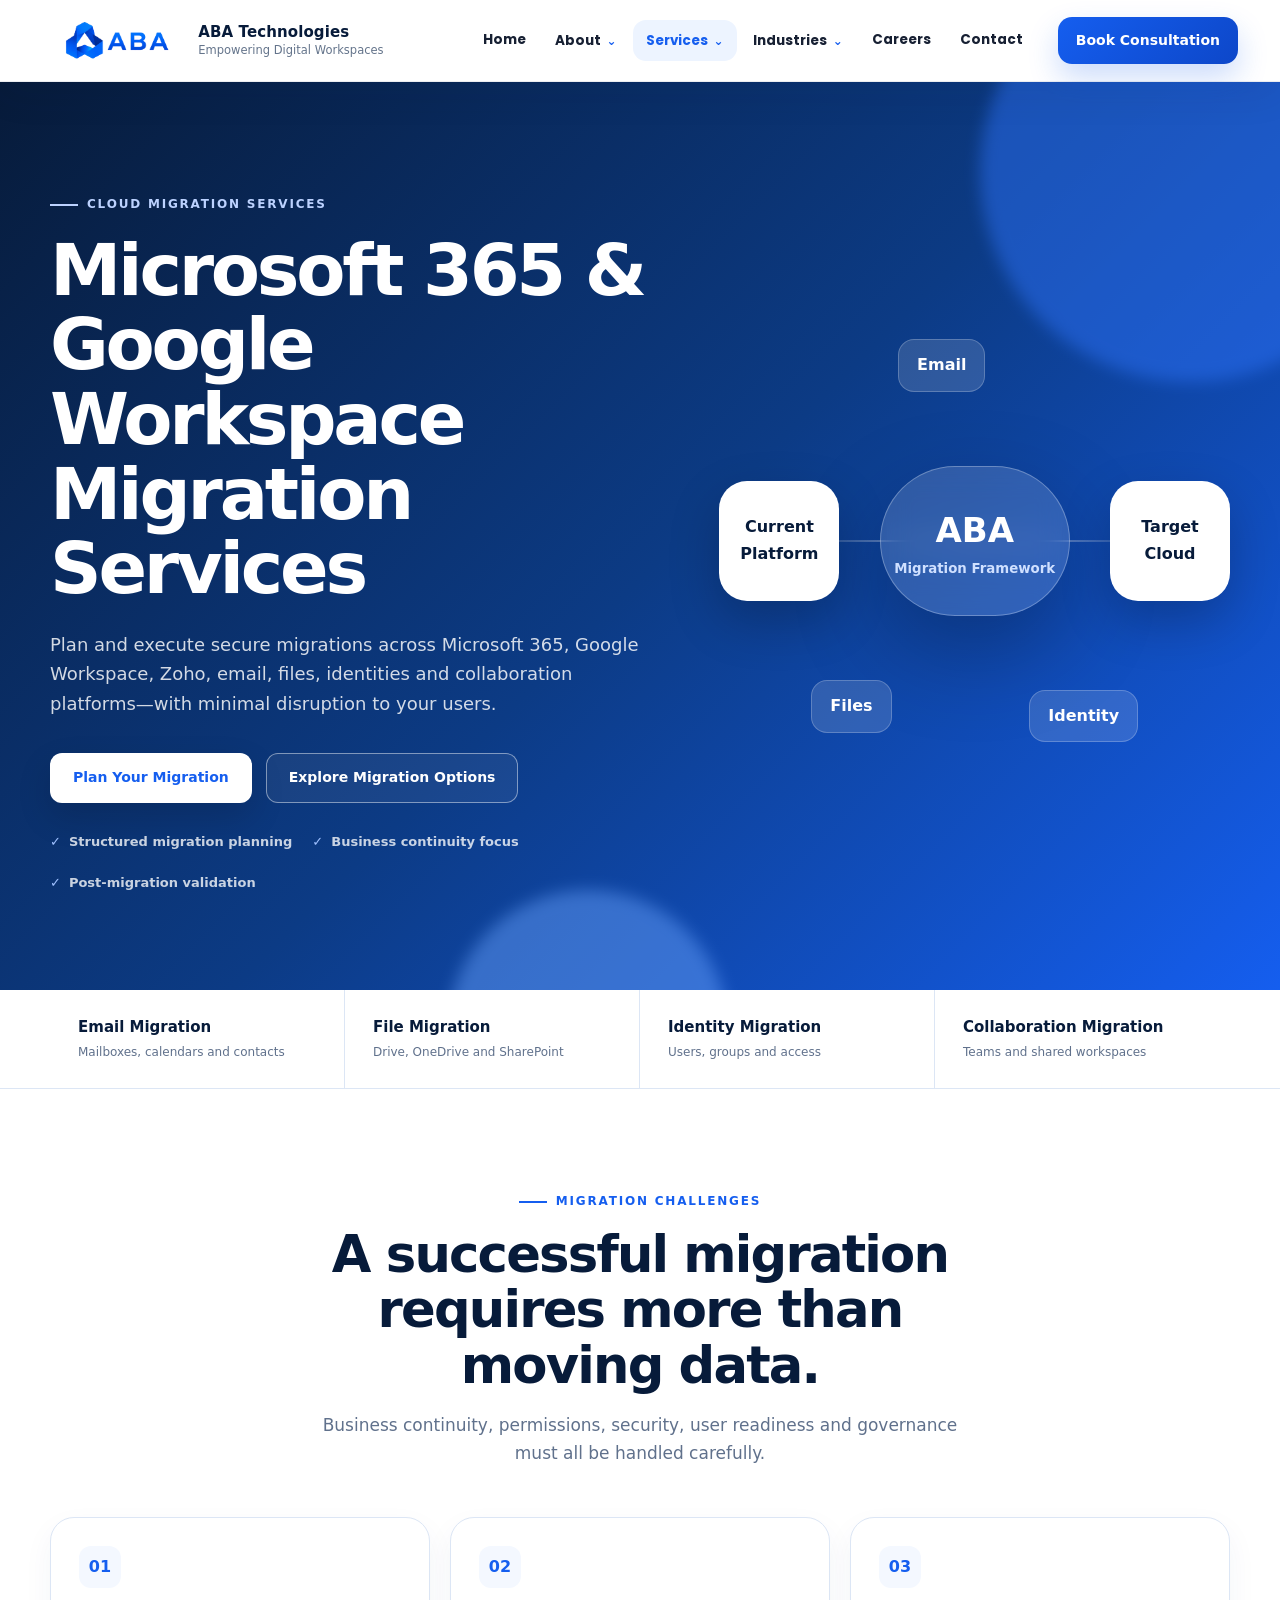
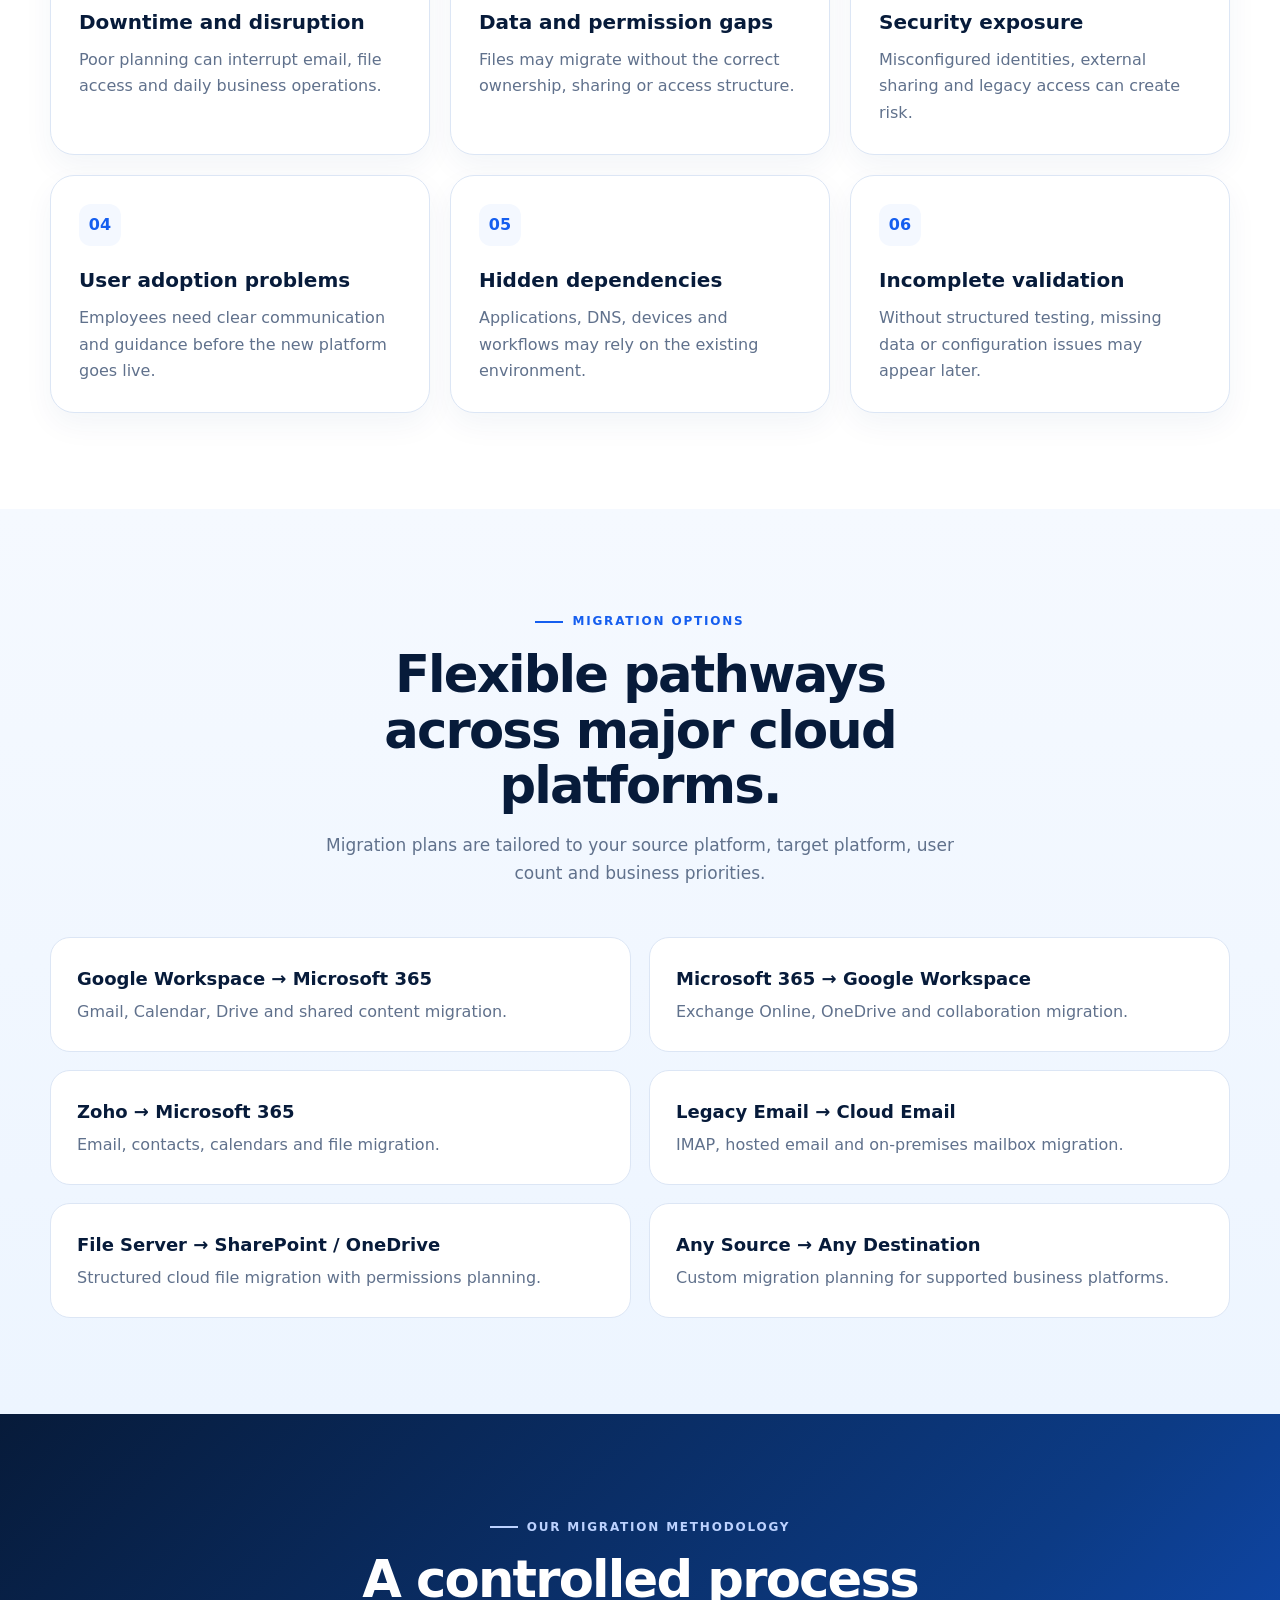
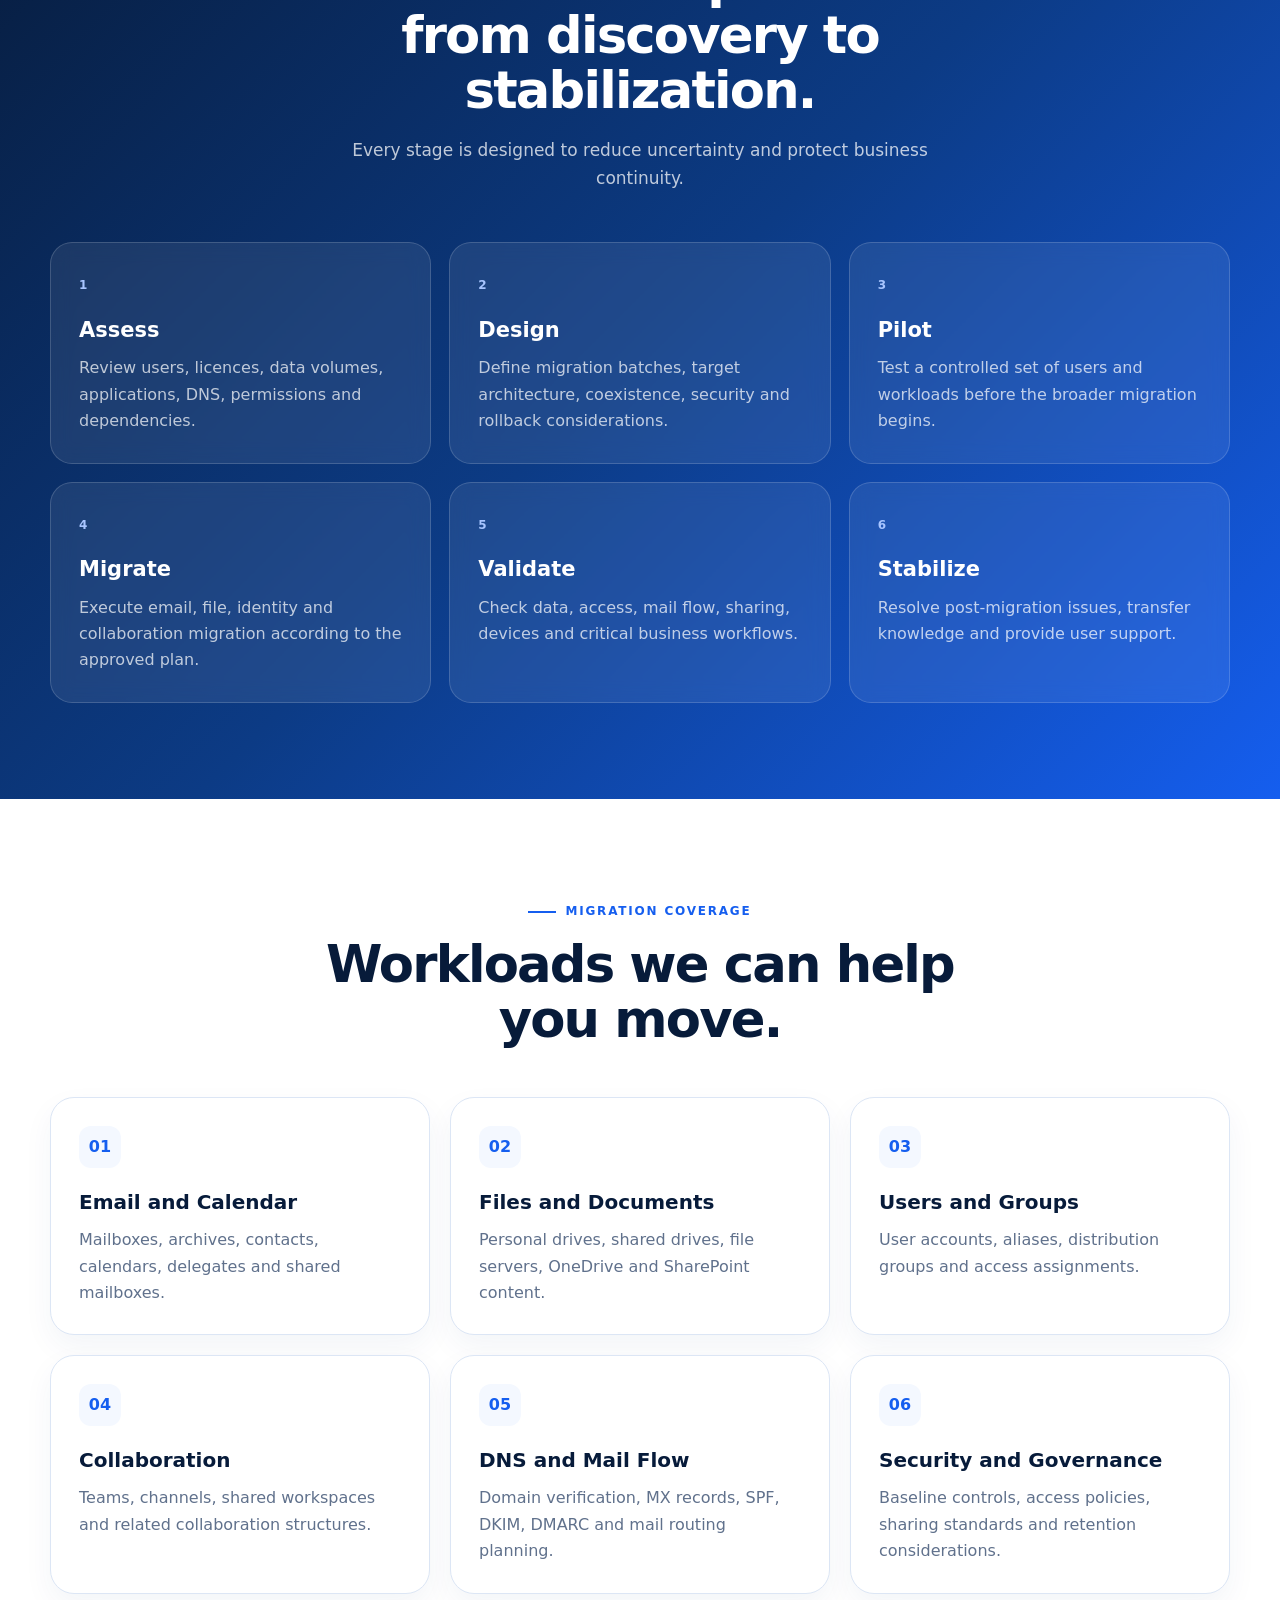
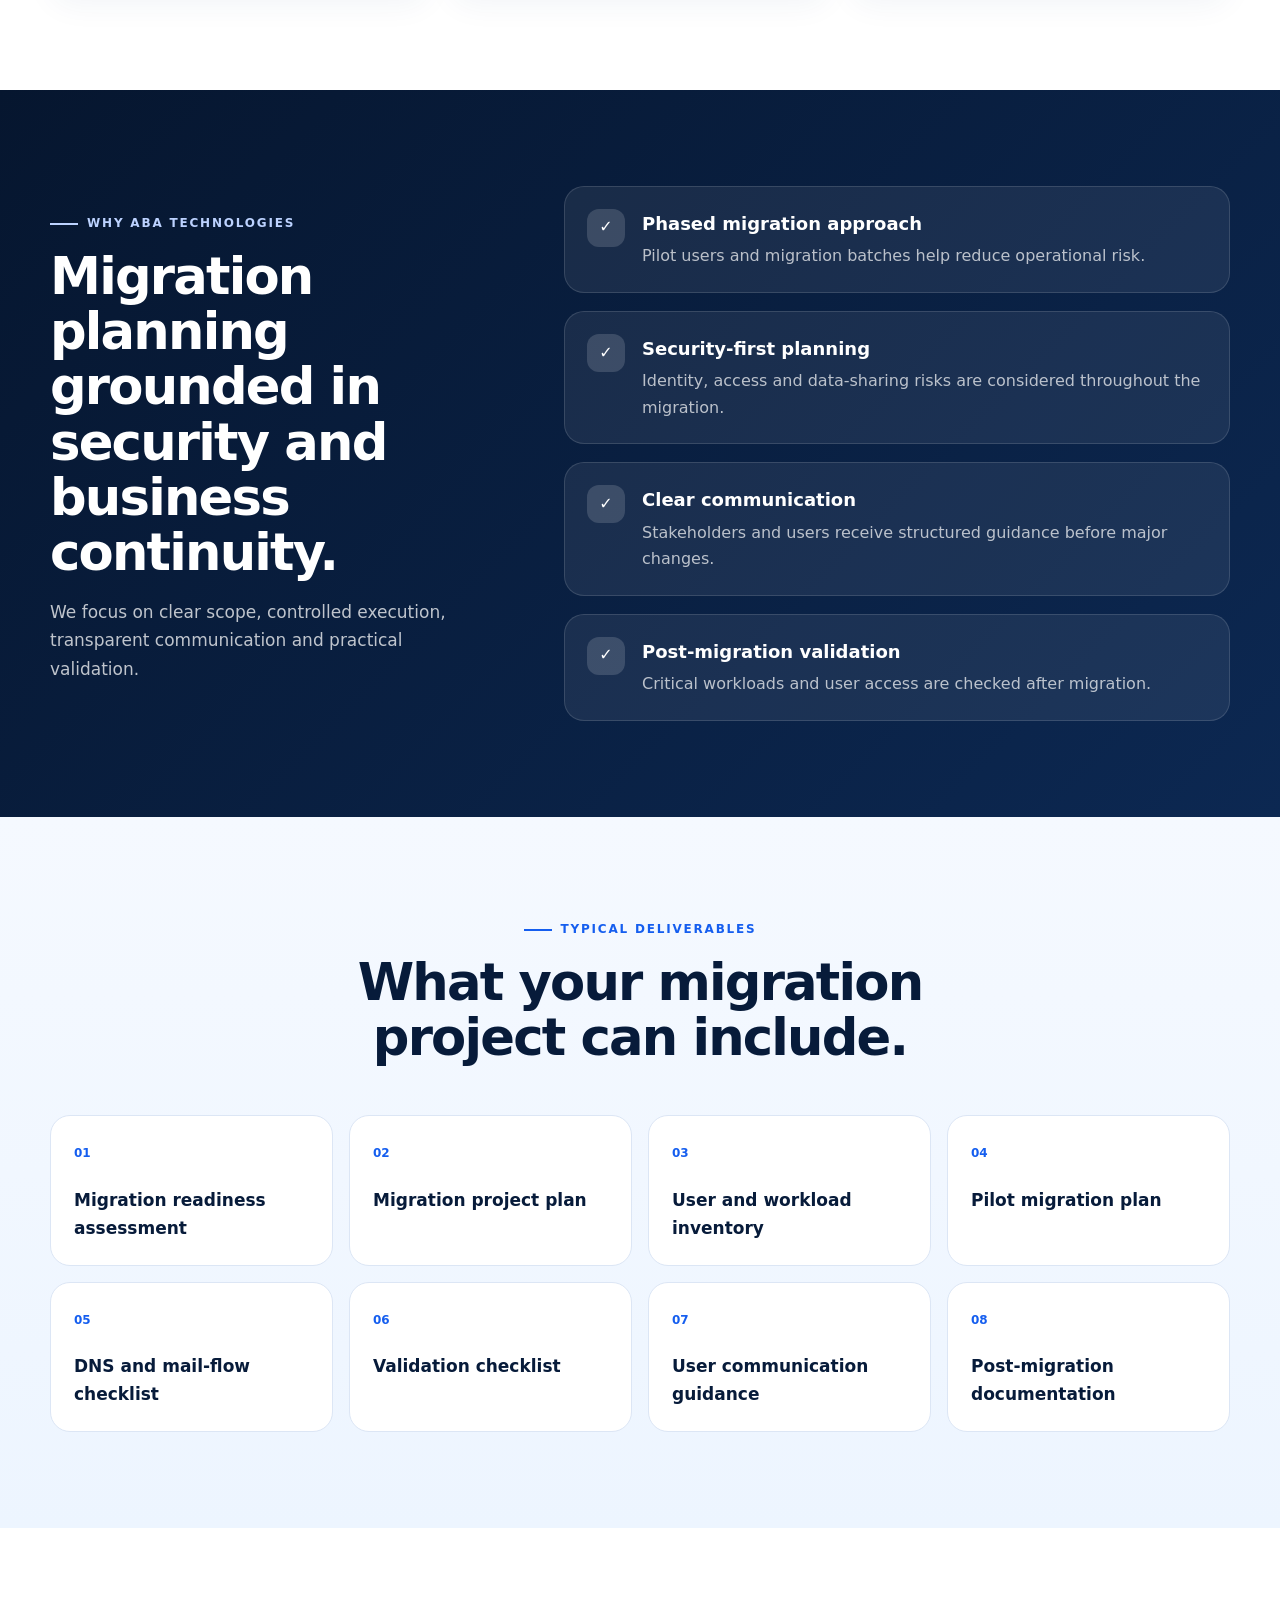
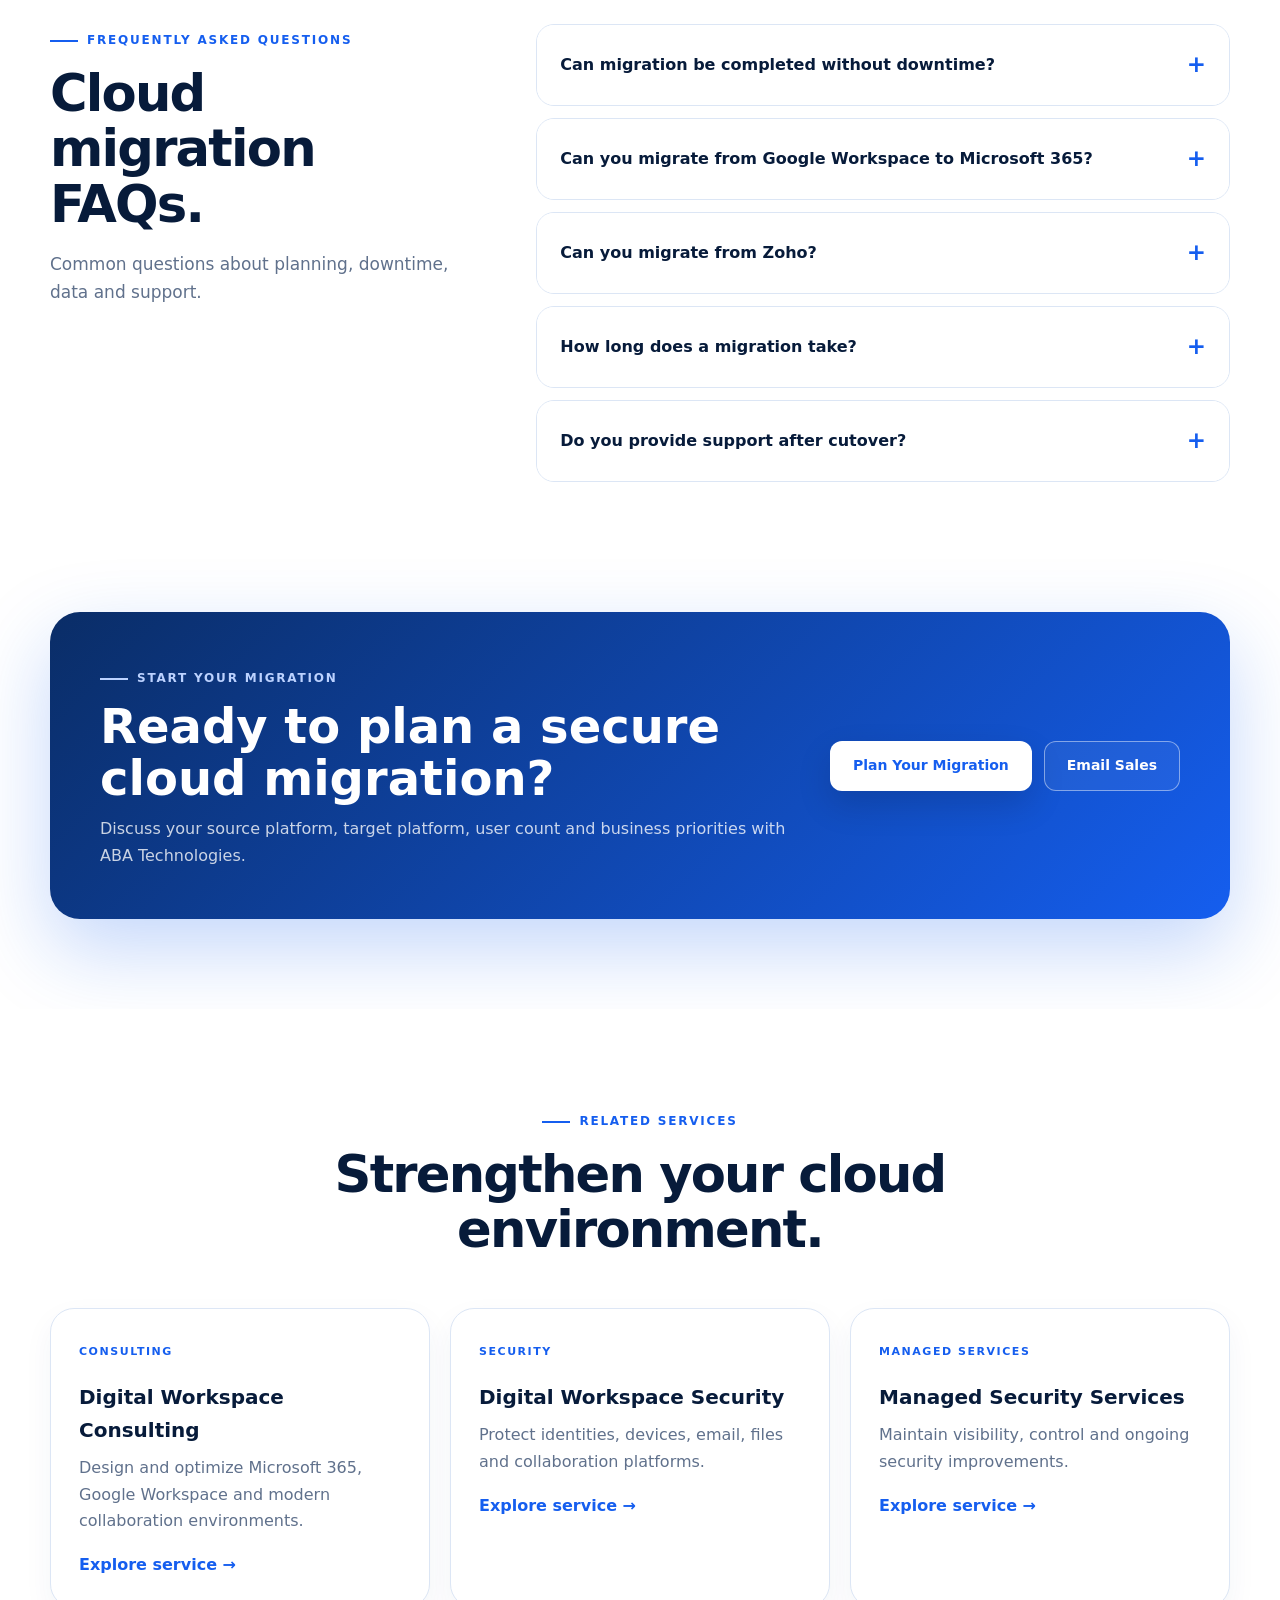
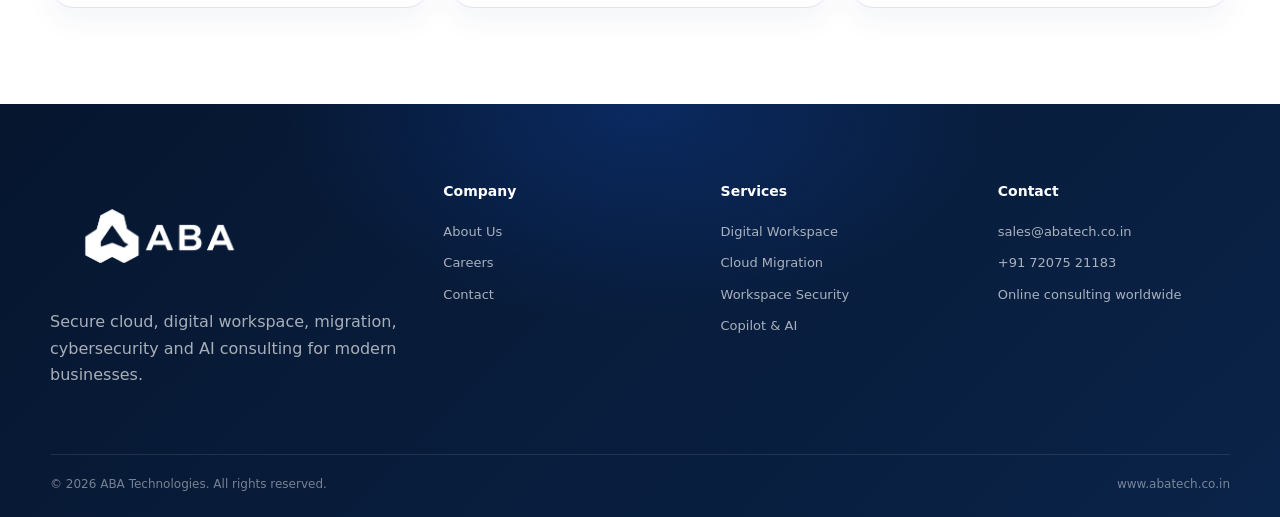
<file: cloud-migration-services.html>
<!DOCTYPE html>
<html lang="en">
<head>
  <meta charset="UTF-8">
  <meta name="viewport" content="width=device-width, initial-scale=1.0">
  <title>Microsoft 365 & Google Workspace Migration | ABA Technologies</title>
  <meta name="description" content="Secure Microsoft 365, Google Workspace and Zoho migration services by ABA Technologies. Migrate business email, files and collaboration data with minimal disruption.">
  <link rel="canonical" href="https://abatech.co.in/cloud-migration-services.html">
  <link rel="preconnect" href="https://fonts.googleapis.com">
  <link rel="preconnect" href="https://fonts.gstatic.com" crossorigin>
  <link href="https://fonts.googleapis.com/css2?family=Poppins:wght@400;500;600;700;800&display=swap" rel="stylesheet">
  <style>
:root{
  --blue:#155eef;
  --blue-dark:#0b3fb8;
  --navy:#071b3a;
  --navy-soft:#0d2b55;
  --text:#10233f;
  --muted:#60718c;
  --line:#dce6f5;
  --soft:#f4f8ff;
  --white:#ffffff;
  --shadow:0 24px 60px rgba(18,54,104,.13);
  --radius:24px;
}
*{box-sizing:border-box}
html{scroll-behavior:smooth}
body{margin:0;font-family:Inter,ui-sans-serif,system-ui,-apple-system,BlinkMacSystemFont,"Segoe UI",sans-serif;color:var(--text);background:#fff;line-height:1.65}
img{max-width:100%;display:block}
a{color:inherit;text-decoration:none}
button{font:inherit}
.container{width:min(1180px,calc(100% - 40px));margin:auto}
.sr-only{position:absolute;width:1px;height:1px;padding:0;margin:-1px;overflow:hidden;clip:rect(0,0,0,0);white-space:nowrap;border:0}
.site-nav{position:sticky;top:0;z-index:1000;background:rgba(255,255,255,.95);border-bottom:1px solid rgba(8,42,91,.08);backdrop-filter:blur(18px)}
.nav-inner{height:82px;display:flex;align-items:center;gap:28px}
.brand{display:flex;align-items:center;gap:12px;min-width:250px}
.brand img{width:54px;height:54px;object-fit:contain}
.brand-text{display:grid;line-height:1.15}
.brand-text strong{font-size:17px;color:var(--navy)}
.brand-text span{font-size:11px;color:var(--muted);margin-top:5px;letter-spacing:.05em}
.desktop-nav{display:flex;align-items:center;gap:28px;margin-left:auto}
.desktop-nav a{font-size:14px;font-weight:700;color:#3b4e69;position:relative}
.desktop-nav a:hover,.desktop-nav a.active{color:var(--blue)}
.desktop-nav a.active:after{content:"";position:absolute;left:0;right:0;bottom:-12px;height:2px;background:var(--blue)}
.btn{display:inline-flex;align-items:center;justify-content:center;gap:8px;min-height:50px;padding:0 22px;border-radius:12px;font-weight:800;font-size:14px;border:1px solid transparent;transition:.25s ease}
.btn:hover{transform:translateY(-2px)}
.btn-primary{background:var(--blue);color:#fff;box-shadow:0 12px 26px rgba(21,94,239,.25)}
.btn-white{background:#fff;color:var(--blue);box-shadow:0 14px 34px rgba(0,0,0,.14)}
.btn-outline-light{border-color:rgba(255,255,255,.45);color:#fff;background:rgba(255,255,255,.06)}
.menu-btn{display:none;margin-left:auto;width:44px;height:44px;border:0;border-radius:10px;background:var(--soft);padding:11px}
.menu-btn span:not(.sr-only){display:block;height:2px;background:var(--navy);margin:5px 0}
.mobile-menu{display:none;padding:10px 20px 20px;background:#fff;border-top:1px solid var(--line)}
.mobile-menu a{display:block;padding:12px 0;font-weight:700;border-bottom:1px solid #edf2f9}
.blue-section{position:relative;overflow:hidden;background:linear-gradient(135deg,#071b3a 0%,#0c3b85 52%,#155eef 100%);color:#fff}
.navy-section{background:linear-gradient(135deg,#06162f,#0c2852);color:#fff}
.soft-blue-section{background:linear-gradient(180deg,#f5f9ff,#edf5ff)}
.white-section{background:#fff}
.hero{padding:106px 0 96px}
.hero-grid{display:grid;grid-template-columns:1.08fr .92fr;gap:70px;align-items:center;position:relative;z-index:2}
.hero h1{font-size:clamp(42px,5.6vw,76px);line-height:1.04;letter-spacing:-.045em;margin:18px 0 24px;max-width:760px}
.hero p{font-size:18px;color:rgba(255,255,255,.82);max-width:690px}
.hero-actions{display:flex;gap:14px;flex-wrap:wrap;margin-top:34px}
.hero-points{display:flex;gap:20px;flex-wrap:wrap;margin-top:28px;color:rgba(255,255,255,.78);font-size:13px;font-weight:700}
.hero-points span:before{content:"✓";margin-right:8px;color:#9fc0ff}
.eyebrow{display:inline-flex;align-items:center;gap:9px;font-size:12px;letter-spacing:.15em;text-transform:uppercase;font-weight:900;color:var(--blue)}
.eyebrow:before{content:"";width:28px;height:2px;background:currentColor}
.eyebrow.light{color:#bcd2ff}
.hero-glow{position:absolute;border-radius:50%;filter:blur(8px);opacity:.45}
.hero-glow.one{width:420px;height:420px;background:#2f75ff;right:-120px;top:-120px}
.hero-glow.two{width:280px;height:280px;background:#6aa4ff;left:35%;bottom:-180px}
.migration-visual{position:relative;min-height:480px;display:grid;place-items:center}
.cloud-core{position:relative;z-index:5;width:190px;height:150px;border-radius:80px;display:grid;place-items:center;text-align:center;background:rgba(255,255,255,.14);border:1px solid rgba(255,255,255,.28);backdrop-filter:blur(15px);box-shadow:0 35px 90px rgba(0,0,0,.25)}
.cloud-core strong{font-size:34px}.cloud-core small{display:block;color:#cfe0ff;font-weight:700}
.path{position:absolute;width:390px;height:2px;background:linear-gradient(90deg,transparent,rgba(255,255,255,.55),transparent)}
.path:before,.path:after{content:"";position:absolute;top:-5px;width:12px;height:12px;border-radius:50%;background:#fff}
.path:before{left:0}.path:after{right:0}
.source-node,.target-node{position:absolute;z-index:6;width:120px;height:120px;border-radius:28px;background:#fff;color:var(--navy);display:grid;place-items:center;text-align:center;font-weight:900;box-shadow:0 20px 50px rgba(0,0,0,.22)}
.source-node{left:0}.target-node{right:0}
.mini-node{position:absolute;z-index:6;padding:12px 18px;border-radius:16px;background:rgba(255,255,255,.14);border:1px solid rgba(255,255,255,.22);font-weight:800}
.m1{top:8%;left:35%}.m2{bottom:10%;left:18%}.m3{bottom:8%;right:18%}
.trust-strip{background:#fff;border-bottom:1px solid var(--line)}
.trust-grid{display:grid;grid-template-columns:repeat(4,1fr)}
.trust-grid div{padding:25px 28px;border-right:1px solid var(--line)}
.trust-grid div:last-child{border-right:0}
.trust-grid strong,.trust-grid span{display:block}
.trust-grid strong{font-size:15px;color:var(--navy)}
.trust-grid span{font-size:12px;color:var(--muted);margin-top:4px}
.section{padding:96px 0}
.section-heading{max-width:650px}
.section-heading.centered{margin:0 auto 50px;text-align:center}
.section-heading.centered .eyebrow{justify-content:center}
.section-heading h2{font-size:clamp(34px,4vw,54px);line-height:1.08;letter-spacing:-.035em;margin:15px 0 18px;color:var(--navy)}
.section-heading p{color:var(--muted);font-size:17px}
.section-heading.light h2,.section-heading.light p{color:#fff}
.section-heading.light p{color:rgba(255,255,255,.74)}
.split-grid{display:grid;grid-template-columns:.8fr 1.2fr;gap:70px}
.align-center{align-items:center}
.challenge-grid,.platform-grid,.related-grid{display:grid;grid-template-columns:repeat(3,1fr);gap:20px}
.card{background:#fff;border:1px solid var(--line);border-radius:var(--radius);padding:28px;box-shadow:0 12px 30px rgba(17,56,110,.05);transition:.25s ease}
.card:hover{transform:translateY(-5px);box-shadow:var(--shadow)}
.card .num{display:inline-grid;place-items:center;width:42px;height:42px;border-radius:12px;background:var(--soft);color:var(--blue);font-weight:900}
.card h3{color:var(--navy);font-size:20px;margin:18px 0 8px}
.card p{color:var(--muted);margin:0}
.card ul{padding-left:18px;color:#47607e}
.process-grid{display:grid;grid-template-columns:repeat(3,1fr);gap:18px}
.process-card{padding:28px;border-radius:22px;background:rgba(255,255,255,.08);border:1px solid rgba(255,255,255,.16);backdrop-filter:blur(10px)}
.process-card span{font-size:12px;font-weight:900;color:#a8c5ff}
.process-card h3{font-size:21px;margin:15px 0 8px}
.process-card p{color:rgba(255,255,255,.72);margin:0}
.pathways{display:grid;grid-template-columns:repeat(2,1fr);gap:18px}
.pathway{padding:26px;border-radius:20px;background:#fff;border:1px solid var(--line)}
.pathway strong{display:block;color:var(--navy);font-size:18px}
.pathway span{display:block;margin-top:5px;color:var(--muted)}
.benefit-list{display:grid;gap:18px}
.benefit-item{display:flex;gap:17px;padding:22px;border-radius:20px;background:rgba(255,255,255,.07);border:1px solid rgba(255,255,255,.13)}
.benefit-item>span{flex:0 0 38px;height:38px;border-radius:12px;display:grid;place-items:center;background:rgba(255,255,255,.15);font-weight:900}
.benefit-item h3{margin:0 0 5px;font-size:18px}
.benefit-item p{margin:0;color:rgba(255,255,255,.7)}
.deliverables-grid{display:grid;grid-template-columns:repeat(4,1fr);gap:16px}
.deliverable{background:#fff;border:1px solid var(--line);border-radius:20px;padding:23px;min-height:142px}
.deliverable span{color:var(--blue);font-size:12px;font-weight:900}
.deliverable h3{font-size:17px;color:var(--navy);margin:20px 0 0}
.faq-layout{display:grid;grid-template-columns:.75fr 1.25fr;gap:70px}
.faq-list{display:grid;gap:12px}
.faq-item{border:1px solid var(--line);border-radius:18px;overflow:hidden;background:#fff}
.faq-question{width:100%;border:0;background:#fff;display:flex;justify-content:space-between;align-items:center;text-align:left;padding:21px 23px;color:var(--navy);font-weight:850;cursor:pointer}
.faq-question b{font-size:23px;color:var(--blue)}
.faq-answer{display:none;padding:0 23px 21px;color:var(--muted)}
.faq-item.open .faq-answer{display:block}
.faq-item.open .faq-question b{transform:rotate(45deg)}
.cta-section{padding:34px 0 90px;background:#fff}
.cta-panel{background:linear-gradient(135deg,#0a2d67,#155eef);border-radius:30px;padding:50px;display:flex;align-items:center;justify-content:space-between;gap:30px;color:#fff;box-shadow:0 30px 80px rgba(21,94,239,.25)}
.cta-panel h2{font-size:clamp(30px,4vw,48px);line-height:1.08;margin:12px 0}
.cta-panel p{color:rgba(255,255,255,.78);margin:0}
.cta-actions{display:flex;gap:12px;flex-wrap:wrap;flex:0 0 auto}
.related-card span{font-size:11px;text-transform:uppercase;letter-spacing:.14em;color:var(--blue);font-weight:900}
.related-card b{display:block;margin-top:18px;color:var(--blue)}
.premium-footer{background:radial-gradient(500px 300px at 50% 0%,rgba(21,94,239,.22),transparent 72%),linear-gradient(135deg,#06162f,#0a2348);color:#fff;padding:76px 0 22px}
.footer-grid{display:grid;grid-template-columns:1.5fr 1fr 1fr 1fr;gap:45px}
.footer-brand img{width:210px;filter:brightness(0) invert(1)}
.footer-brand p{color:rgba(255,255,255,.65);max-width:380px}
.footer-grid h3{font-size:14px;margin:0 0 18px}
.footer-grid a,.footer-grid span{display:block;color:rgba(255,255,255,.65);font-size:13px;margin:10px 0}
.footer-grid a:hover{color:#fff}
.footer-bottom{display:flex;justify-content:space-between;gap:20px;margin-top:50px;padding-top:20px;border-top:1px solid rgba(255,255,255,.1);color:rgba(255,255,255,.45);font-size:12px}
.reveal{opacity:0;transform:translateY(24px);transition:opacity .65s ease,transform .65s ease}
.reveal.visible{opacity:1;transform:none}
@media(max-width:980px){
  .desktop-nav,.nav-cta{display:none}.menu-btn{display:block}.mobile-menu.open{display:block}
  .hero-grid,.split-grid,.faq-layout{grid-template-columns:1fr}
  .migration-visual{min-height:420px}
  .challenge-grid,.platform-grid,.process-grid{grid-template-columns:1fr 1fr}
  .deliverables-grid{grid-template-columns:repeat(3,1fr)}
  .footer-grid{grid-template-columns:1.4fr 1fr 1fr}.footer-grid>div:last-child{grid-column:2/4}
}
@media(max-width:700px){
  .container{width:min(100% - 28px,1180px)}.nav-inner{height:72px}
  .brand img{width:46px;height:46px}.brand-text strong{font-size:15px}.brand-text span{display:none}
  .hero{padding:76px 0 70px}.hero h1{font-size:42px}.migration-visual{min-height:340px;transform:scale(.84)}
  .trust-grid,.challenge-grid,.platform-grid,.process-grid,.pathways,.deliverables-grid,.related-grid{grid-template-columns:1fr}
  .trust-grid div{border-right:0;border-bottom:1px solid var(--line)}
  .section{padding:72px 0}.section-heading h2{font-size:36px}
  .cta-panel{padding:32px 24px;display:block}.cta-actions{margin-top:25px}
  .cta-actions .btn,.hero-actions .btn{width:100%}
  .footer-grid{grid-template-columns:1fr}.footer-grid>div:last-child{grid-column:auto}
  .footer-bottom{display:block}.footer-bottom span{display:block;margin:8px 0}
}
@media(prefers-reduced-motion:reduce){html{scroll-behavior:auto}.reveal{opacity:1;transform:none;transition:none}.btn,.card{transition:none}}

/* =====================================================
   HOMEPAGE PREMIUM NAVIGATION — SHARED GLOBAL SYSTEM
   ===================================================== */
:root{--navH:82px}

.premium-nav{
  position:fixed;top:0;left:0;right:0;height:var(--navH);z-index:1000;
  background:rgba(255,255,255,.88);border-bottom:1px solid rgba(15,35,72,.08);
  box-shadow:0 12px 40px rgba(15,35,72,.07);backdrop-filter:blur(22px) saturate(145%);
  -webkit-backdrop-filter:blur(22px) saturate(145%);transition:background .28s ease,box-shadow .28s ease,border-color .28s ease;
}
.premium-nav.nav-scrolled{background:rgba(255,255,255,.96);border-color:rgba(15,23,42,.08);box-shadow:0 12px 38px rgba(15,23,42,.10)}
.premium-nav .container{width:100%;max-width:1240px;height:100%;margin:0 auto;padding:0 22px}
.premium-nav .nav-inner{display:flex;align-items:center;justify-content:space-between;gap:22px}
.premium-nav .brand{display:flex;align-items:center;gap:12px;min-width:310px}
.premium-nav .brand img{width:auto;height:78px;object-fit:contain}
.premium-nav .brand .name{display:flex;flex-direction:column;line-height:1.08}
.premium-nav .brand .name strong{font-size:15px;letter-spacing:.1px;color:#071b3a}
.premium-nav .brand .name span{margin-top:4px;font-size:11.5px;color:#64748b;font-weight:500}
.premium-nav .nav-links{display:flex;align-items:center;justify-content:flex-end;gap:3px;flex:1}
.premium-nav .nav-links a,.premium-nav .nav-links button{font-family:'Poppins',Inter,system-ui,sans-serif;white-space:nowrap}
.premium-nav .nav-links>a,.premium-nav .dropbtn{padding:11px 13px;border:0;border-radius:13px;background:transparent;color:#172033;font-size:13.5px;font-weight:700;cursor:pointer;transition:background .2s ease,color .2s ease}
.premium-nav .nav-links>a:hover,.premium-nav .dropbtn:hover,.premium-nav .nav-links>a[aria-current="page"],.premium-nav .dropbtn[aria-current="page"]{color:#155eef;background:#edf4ff}
.premium-nav .dropbtn span{font-size:12px;margin-left:3px;color:#155eef}
.premium-nav .nav-right{display:flex;align-items:center;gap:10px}
.premium-nav .btn.primary{display:inline-flex;align-items:center;justify-content:center;min-height:44px;padding:12px 18px;border:0;border-radius:14px;white-space:nowrap;background:linear-gradient(135deg,#155eef,#0d47c9);color:#fff;font-size:14px;font-weight:750;box-shadow:0 14px 30px rgba(21,94,239,.22);transition:transform .22s ease,box-shadow .22s ease}
.premium-nav .btn.primary:hover{transform:translateY(-2px);box-shadow:0 18px 38px rgba(21,94,239,.30)}
.premium-nav .menu-btn{display:none;width:44px;height:44px;padding:0;border:1px solid rgba(15,23,42,.10);border-radius:14px;background:#fff;color:#111827;font-size:20px;cursor:pointer}

.premium-nav .dropdown{position:relative}
.premium-nav .dropdown-menu{position:absolute;top:calc(100% + 20px);left:0;min-width:240px;padding:10px;border:1px solid rgba(15,23,42,.08);border-radius:18px;background:#fff;box-shadow:0 24px 60px rgba(15,23,42,.14);opacity:0;visibility:hidden;transform:translateY(10px);transition:.22s ease}
.premium-nav .dropdown-menu::before{content:"";position:absolute;left:0;right:0;top:-22px;height:24px}
.premium-nav .dropdown:hover .dropdown-menu,.premium-nav .dropdown.open .dropdown-menu,.premium-nav .dropdown:focus-within .dropdown-menu{opacity:1;visibility:visible;transform:translateY(0)}
.premium-nav .compact-menu{width:310px;padding:12px}
.premium-nav .compact-menu a,.premium-nav .premium-mega-menu .mega-column a,.premium-nav .industry-menu-grid a{display:flex!important;flex-direction:column;align-items:flex-start;gap:3px;padding:12px 13px!important;border-radius:13px}
.premium-nav .compact-menu b,.premium-nav .premium-mega-menu b,.premium-nav .industry-menu-grid b{font-size:13.5px;color:#172033}
.premium-nav .compact-menu small,.premium-nav .premium-mega-menu small,.premium-nav .industry-menu-grid small{font-size:11.5px;line-height:1.45;color:#64748b;font-weight:500}
.premium-nav .compact-menu a:hover,.premium-nav .premium-mega-menu .mega-column a:hover,.premium-nav .industry-menu-grid a:hover{background:#f3f7ff}

.premium-nav .premium-mega-menu{position:fixed;top:var(--navH);left:50%;width:min(1180px,calc(100vw - 40px));display:grid;grid-template-columns:1.05fr 1fr 1.15fr 1fr;gap:16px;padding:18px;border:1px solid rgba(21,94,239,.10);border-radius:24px;box-shadow:0 30px 80px rgba(15,35,72,.18);transform:translate(-50%,12px);overflow:hidden}
.premium-nav .dropdown:hover .premium-mega-menu,.premium-nav .dropdown.open .premium-mega-menu,.premium-nav .dropdown:focus-within .premium-mega-menu{transform:translate(-50%,0)}
.premium-nav .mega-intro{padding:24px;border-radius:18px;background:radial-gradient(260px 180px at 0 0,rgba(255,255,255,.22),transparent 65%),linear-gradient(145deg,#155eef,#071b3a);color:#fff}
.premium-nav .mega-kicker{font-size:10.5px;font-weight:800;letter-spacing:1.4px;color:#bfdbfe}
.premium-nav .mega-intro h3{font-size:23px;line-height:1.25;margin:12px 0;color:#fff}
.premium-nav .mega-intro p{font-size:12.5px;line-height:1.75;margin:0 0 18px;color:rgba(255,255,255,.76)}
.premium-nav .mega-btn{display:inline-flex!important;align-items:center;gap:8px;padding:10px 14px!important;border-radius:11px!important;background:#fff!important;color:#155eef!important;font-size:12.5px!important}
.premium-nav .premium-mega-menu .mega-column{padding:13px 7px}
.premium-nav .premium-mega-menu .mega-column h4{font-size:12px;letter-spacing:.6px;text-transform:uppercase;color:#155eef;margin:5px 13px 9px}

.premium-nav .industries-menu{position:fixed;top:var(--navH);left:50%;width:min(900px,calc(100vw - 40px));display:grid;grid-template-columns:230px 1fr;gap:18px;padding:18px;border-radius:24px;transform:translate(-50%,12px)}
.premium-nav .dropdown:hover .industries-menu,.premium-nav .dropdown.open .industries-menu,.premium-nav .dropdown:focus-within .industries-menu{transform:translate(-50%,0)}
.premium-nav .industry-menu-head{display:flex;flex-direction:column;gap:10px;padding:22px;border-radius:17px;background:#f3f7ff}
.premium-nav .industry-menu-head span{font-size:10.5px;letter-spacing:1.3px;font-weight:800;color:#155eef}
.premium-nav .industry-menu-head strong{font-size:20px;line-height:1.3;color:#071b3a}
.premium-nav .industry-menu-grid{display:grid;grid-template-columns:1fr 1fr;gap:4px}

body.mobile-menu-open{overflow:hidden}
.mobile-menu-overlay{position:fixed;inset:0;z-index:1090;background:rgba(3,15,40,.58);opacity:0;visibility:hidden;transition:opacity .28s ease,visibility .28s ease;backdrop-filter:blur(3px);-webkit-backdrop-filter:blur(3px)}
.mobile-menu-overlay.open{opacity:1;visibility:visible}
.menu-panel{display:none}
main{padding-top:var(--navH)}

@media(max-width:1250px){
  .premium-nav .brand{min-width:250px}.premium-nav .brand .name{display:none}
  .premium-nav .nav-links>a,.premium-nav .dropbtn{padding:10px 9px;font-size:12.5px}
  .premium-nav .nav-cta{padding:11px 13px!important;font-size:12.5px!important}
}
@media(max-width:1050px){
  .premium-nav .nav-links{display:none}.premium-nav .menu-btn{display:inline-flex;align-items:center;justify-content:center}.premium-nav .brand{min-width:auto}
}
@media(max-width:992px){
  .menu-panel{display:block;position:fixed;top:0;right:0;bottom:0;left:auto;width:min(90vw,390px);height:100dvh;z-index:1100;overflow-y:auto;background:linear-gradient(155deg,#155eef 0%,#0d47c9 58%,#071b3a 100%);border:0;box-shadow:-28px 0 80px rgba(3,15,40,.38);transform:translateX(105%);transition:transform .32s cubic-bezier(.22,.8,.28,1);-webkit-overflow-scrolling:touch}
  .menu-panel.open{display:block;transform:translateX(0)}
  .mobile-drawer-head{position:sticky;top:0;z-index:2;min-height:94px;display:flex;align-items:center;justify-content:space-between;gap:18px;padding:18px 20px;background:rgba(7,27,58,.24);border-bottom:1px solid rgba(255,255,255,.16);backdrop-filter:blur(16px);-webkit-backdrop-filter:blur(16px)}
  .mobile-drawer-brand{display:flex;align-items:center;min-width:0;padding:7px 12px;border-radius:14px;background:#fff;box-shadow:0 10px 26px rgba(3,15,40,.20)}
  .mobile-drawer-brand img{width:170px;max-width:calc(100vw - 165px);height:48px;object-fit:contain;object-position:left center;filter:none}
  .mobile-close-btn{width:46px;height:46px;flex:0 0 46px;display:grid;place-items:center;padding:0;border:1px solid rgba(255,255,255,.25);border-radius:14px;background:rgba(255,255,255,.12);color:#fff;font:400 32px/1 Arial,sans-serif;cursor:pointer}
  .mobile-nav-list{display:block;position:static;width:auto;height:auto;max-height:calc(100vh - var(--navH));min-height:0;overflow:auto;padding:16px 20px 34px;margin:0;background:transparent;border:0;box-shadow:none}
  .mobile-nav-list a,.mobile-nav-list button{font-family:'Poppins',Inter,system-ui,sans-serif}
  .mobile-nav-list .mobile-main-link{display:flex;align-items:center;min-height:58px;padding:15px 4px;border-bottom:1px solid rgba(255,255,255,.18);color:#fff;font-size:18px;font-weight:700;letter-spacing:-.1px}
  .mobile-nav-list .mobile-main-link[aria-current="page"]{color:#fff;background:rgba(255,255,255,.10);padding-left:12px;border-radius:10px}
  .mobile-row{display:grid;grid-template-columns:minmax(0,1fr) 48px;align-items:center;border-bottom:1px solid rgba(255,255,255,.18)}
  .mobile-row .mobile-main-link{border-bottom:0}
  .mobile-toggle{width:44px;height:44px;display:grid;place-items:center;border:0;border-radius:12px;background:transparent;color:#fff;font-size:24px;cursor:pointer;transition:transform .25s ease,background .25s ease}
  .mobile-toggle:hover,.mobile-toggle:focus-visible{background:rgba(255,255,255,.12)}
  .mobile-accordion.open .mobile-toggle{transform:rotate(180deg)}
  .mobile-submenu{max-height:0;overflow:hidden;opacity:.5;padding:0 0 0 18px;border-bottom:0 solid rgba(255,255,255,.12);transition:max-height .34s ease,opacity .25s ease,padding .25s ease}
  .mobile-accordion.open .mobile-submenu{max-height:720px;opacity:1;padding-top:7px;padding-bottom:10px;border-bottom-width:1px}
  .mobile-submenu a{display:block;padding:12px;border-left:2px solid rgba(255,255,255,.34);color:rgba(255,255,255,.86);font-size:14px;font-weight:600;line-height:1.45}
  .mobile-submenu a:hover,.mobile-submenu a:focus-visible{color:#fff;background:rgba(255,255,255,.10);border-left-color:#fff;border-radius:0 10px 10px 0}
  .mobile-consultation-link{display:flex;justify-content:center;align-items:center;min-height:52px;margin-top:24px;padding:14px 18px;border-radius:14px;background:#fff;color:#155eef!important;font-size:15px;font-weight:800;box-shadow:0 15px 34px rgba(3,15,40,.24)}
}
@media(min-width:993px){.menu-panel,.mobile-menu-overlay{display:none!important}}
@media(prefers-reduced-motion:reduce){.premium-nav *,.menu-panel,.mobile-menu-overlay{transition:none!important}}

  </style>
  <script type="application/ld+json">
  {
    "@context":"https://schema.org",
    "@type":"Service",
    "name":"Cloud Migration Services",
    "provider":{"@type":"Organization","name":"ABA Technologies","url":"https://abatech.co.in/"},
    "serviceType":["Microsoft 365 Migration","Google Workspace Migration","Zoho Migration","Email Migration","File Migration","Cloud Collaboration Migration"]
  }
  </script>
<script type="text/javascript">
    (function(c,l,a,r,i,t,y){
        c[a]=c[a]||function(){(c[a].q=c[a].q||[]).push(arguments)};
        t=l.createElement(r);t.async=1;t.src="https://www.clarity.ms/tag/"+i;
        y=l.getElementsByTagName(r)[0];y.parentNode.insertBefore(t,y);
    })(window, document, "clarity", "script", "xp1qc6cw5f");
</script>
</head>
<body data-page-version="phase2-cloud-migration-standalone-v1">
  <!-- PREMIUM NAVIGATION -->
  <nav aria-label="Primary" class="premium-nav">
    <div class="container nav-inner">
      <a class="brand" href="index.html#top" aria-label="ABA Technologies home">
        <img src="logo.png" alt="ABA Technologies logo" decoding="async" fetchpriority="high" />
        <div class="name">
          <strong>ABA Technologies</strong>
          <span>Empowering Digital Workspaces</span>
        </div>
      </a>

      <div class="nav-links" role="navigation" aria-label="Main menu">
        <a href="index.html#top">Home</a>

        <div class="dropdown nav-dropdown">
          <a class="dropbtn" href="about.html" aria-haspopup="true">About <span>⌄</span></a>
          <div class="dropdown-menu compact-menu" role="menu">
            <a href="about.html#who" role="menuitem"><b>Who We Are</b><small>Learn about ABA Technologies</small></a>
            <a href="about.html#why" role="menuitem"><b>Why ABA</b><small>Our consulting approach</small></a>
            <a href="about.html#values" role="menuitem"><b>Core Values</b><small>Principles that guide our work</small></a>
            <a href="about.html#team" role="menuitem"><b>Leadership</b><small>Meet our core team</small></a>
          </div>
        </div>

        <div class="dropdown nav-dropdown services-dropdown">
          <a class="dropbtn" href="services.html" aria-haspopup="true" aria-current="page">Services <span>⌄</span></a>
          <div class="dropdown-menu premium-mega-menu" role="menu">
            <div class="mega-intro">
              <span class="mega-kicker">ABA TECHNOLOGIES</span>
              <h3>Solutions for secure digital transformation</h3>
              <p>From workplace modernization and cloud migration to cybersecurity, AI and custom applications.</p>
              <a href="services.html" class="mega-btn">View all services <span>→</span></a>
            </div>

            <div class="mega-column">
              <h4>Digital Workplace</h4>
              <a href="digital-workspace-consulting.html"><b>Digital Workspace Consulting</b><small>Microsoft 365, Google Workspace & Zoho</small></a>
              <a href="cloud-migration-services.html"><b>Cloud Migration Services</b><small>Email, tenant and data migration</small></a>
            </div>

            <div class="mega-column">
              <h4>Security & Compliance</h4>
              <a href="digital-workspace-security.html"><b>Digital Workspace Security</b><small>Identity, endpoint and collaboration security</small></a>
              <a href="cloud-security-compliance.html"><b>Cloud Security & Compliance</b><small>Defender, Purview, DLP and governance</small></a>
              <a href="managed-security-services.html"><b>Managed Security Services</b><small>Assessment, hardening and ongoing guidance</small></a>
            </div>

            <div class="mega-column">
              <h4>AI & Development</h4>
              <a href="copilot-ai-solutions.html"><b>Copilot & AI Solutions</b><small>Readiness, governance and automation</small></a>
              <a href="application-development.html"><b>Application Development</b><small>Web apps, APIs and Power Platform</small></a>
            </div>
          </div>
        </div>

        <div class="dropdown nav-dropdown industries-dropdown">
          <a class="dropbtn" href="index.html#industries" aria-haspopup="true">Industries <span>⌄</span></a>
          <div class="dropdown-menu industries-menu" role="menu">
            <div class="industry-menu-head">
              <span>INDUSTRY SOLUTIONS</span>
              <strong>Technology aligned to your business</strong>
            </div>
            <div class="industry-menu-grid">
              <a href="index.html#industries"><b>IT & Technology</b><small>Secure cloud and modern collaboration</small></a>
              <a href="index.html#industries"><b>Retail & E-Commerce</b><small>Productivity, identity and data protection</small></a>
              <a href="index.html#industries"><b>Healthcare</b><small>Compliance-focused digital workplaces</small></a>
              <a href="index.html#industries"><b>Manufacturing</b><small>Connected teams and secure operations</small></a>
              <a href="index.html#industries"><b>Real Estate</b><small>Mobile productivity and document control</small></a>
              <a href="index.html#industries"><b>Financial Services</b><small>Identity, governance and risk reduction</small></a>
            </div>
          </div>
        </div>

        <a href="career.html">Careers</a>
        <a href="contact.html">Contact</a>
      </div>

      <div class="nav-right">
        <a class="btn primary nav-cta" href="contact.html">Book Consultation</a>
        <button class="menu-btn" id="menuBtn" aria-label="Toggle menu" aria-expanded="false">☰</button>
      </div>
    </div>
  </nav>

  <!-- Premium mobile navigation drawer -->
  <div class="mobile-menu-overlay" id="mobileMenuOverlay" aria-hidden="true"></div>

  <aside class="menu-panel" id="menuPanel" aria-hidden="true" aria-label="Mobile navigation">
    <div class="mobile-drawer-head">
      <a class="mobile-drawer-brand" href="index.html#top" aria-label="ABA Technologies home">
        <img src="logo.png" alt="ABA Technologies logo">
      </a>
      <button class="mobile-close-btn" id="mobileCloseBtn" type="button" aria-label="Close menu">×</button>
    </div>

    <div class="mobile-nav-list" role="navigation" aria-label="Mobile menu">
      <a href="index.html#top" class="mLink mobile-main-link">Home</a>

      <div class="mobile-accordion">
        <div class="mobile-row">
          <a href="about.html" class="mLink mobile-main-link">About Us</a>
          <button class="mobile-toggle" type="button" aria-expanded="false" aria-controls="mobileAboutMenu" aria-label="Open About menu">⌄</button>
        </div>
        <div class="mobile-submenu" id="mobileAboutMenu">
          <a href="about.html#who" class="mLink">Who We Are</a>
          <a href="about.html#why" class="mLink">Why ABA</a>
          <a href="about.html#values" class="mLink">Core Values</a>
          <a href="about.html#team" class="mLink">Leadership</a>
        </div>
      </div>

      <div class="mobile-accordion">
        <div class="mobile-row">
          <a href="services.html" class="mLink mobile-main-link" aria-current="page">All Services</a>
          <button class="mobile-toggle" type="button" aria-expanded="false" aria-controls="mobileServicesMenu" aria-label="Open Services menu">⌄</button>
        </div>
        <div class="mobile-submenu" id="mobileServicesMenu">
          <a href="digital-workspace-consulting.html" class="mLink">Digital Workspace Consulting</a>
          <a href="cloud-migration-services.html" class="mLink">Cloud Migration Services</a>
          <a href="digital-workspace-security.html" class="mLink">Digital Workspace Security</a>
          <a href="cloud-security-compliance.html" class="mLink">Cloud Security &amp; Compliance</a>
          <a href="managed-security-services.html" class="mLink">Managed Security Services</a>
          <a href="copilot-ai-solutions.html" class="mLink">Copilot &amp; AI Solutions</a>
          <a href="application-development.html" class="mLink">Application Development</a>
        </div>
      </div>

      <div class="mobile-accordion">
        <div class="mobile-row">
          <a href="index.html#industries" class="mLink mobile-main-link">Industry Solutions</a>
          <button class="mobile-toggle" type="button" aria-expanded="false" aria-controls="mobileIndustriesMenu" aria-label="Open Industry menu">⌄</button>
        </div>
        <div class="mobile-submenu" id="mobileIndustriesMenu">
          <a href="index.html#industries" class="mLink">IT &amp; Technology</a>
          <a href="index.html#industries" class="mLink">Retail &amp; E-Commerce</a>
          <a href="index.html#industries" class="mLink">Healthcare</a>
          <a href="index.html#industries" class="mLink">Manufacturing</a>
          <a href="index.html#industries" class="mLink">Real Estate</a>
          <a href="index.html#industries" class="mLink">Financial Services</a>
        </div>
      </div>

      <a href="career.html" class="mLink mobile-main-link">Careers</a>
      <a href="contact.html" class="mLink mobile-main-link">Contact Us</a>
      <a href="contact.html" class="mLink mobile-consultation-link">Book Consultation</a>
    </div>
  </aside>

  <main>
    <header class="hero blue-section">
      <div class="hero-glow one"></div><div class="hero-glow two"></div>
      <div class="container hero-grid">
        <div class="reveal">
          <div class="eyebrow light">Cloud Migration Services</div>
          <h1>Microsoft 365 &amp; Google Workspace Migration Services</h1>
          <p>Plan and execute secure migrations across Microsoft 365, Google Workspace, Zoho, email, files, identities and collaboration platforms—with minimal disruption to your users.</p>
          <div class="hero-actions">
            <a class="btn btn-white" href="contact.html">Plan Your Migration</a>
            <a class="btn btn-outline-light" href="#migration-options">Explore Migration Options</a>
          </div>
          <div class="hero-points"><span>Structured migration planning</span><span>Business continuity focus</span><span>Post-migration validation</span></div>
        </div>
        <div class="migration-visual reveal">
          <div class="path"></div>
          <div class="source-node">Current<br>Platform</div>
          <div class="cloud-core"><div><strong>ABA</strong><small>Migration Framework</small></div></div>
          <div class="target-node">Target<br>Cloud</div>
          <div class="mini-node m1">Email</div><div class="mini-node m2">Files</div><div class="mini-node m3">Identity</div>
        </div>
      </div>
    </header>

    <section class="trust-strip">
      <div class="container trust-grid">
        <div><strong>Email Migration</strong><span>Mailboxes, calendars and contacts</span></div>
        <div><strong>File Migration</strong><span>Drive, OneDrive and SharePoint</span></div>
        <div><strong>Identity Migration</strong><span>Users, groups and access</span></div>
        <div><strong>Collaboration Migration</strong><span>Teams and shared workspaces</span></div>
      </div>
    </section>

    <section class="section white-section">
      <div class="container">
        <div class="section-heading centered reveal">
          <div class="eyebrow">Migration challenges</div>
          <h2>A successful migration requires more than moving data.</h2>
          <p>Business continuity, permissions, security, user readiness and governance must all be handled carefully.</p>
        </div>
        <div class="challenge-grid">
          <article class="card reveal"><span class="num">01</span><h3>Downtime and disruption</h3><p>Poor planning can interrupt email, file access and daily business operations.</p></article>
          <article class="card reveal"><span class="num">02</span><h3>Data and permission gaps</h3><p>Files may migrate without the correct ownership, sharing or access structure.</p></article>
          <article class="card reveal"><span class="num">03</span><h3>Security exposure</h3><p>Misconfigured identities, external sharing and legacy access can create risk.</p></article>
          <article class="card reveal"><span class="num">04</span><h3>User adoption problems</h3><p>Employees need clear communication and guidance before the new platform goes live.</p></article>
          <article class="card reveal"><span class="num">05</span><h3>Hidden dependencies</h3><p>Applications, DNS, devices and workflows may rely on the existing environment.</p></article>
          <article class="card reveal"><span class="num">06</span><h3>Incomplete validation</h3><p>Without structured testing, missing data or configuration issues may appear later.</p></article>
        </div>
      </div>
    </section>

    <section class="section soft-blue-section" id="migration-options">
      <div class="container">
        <div class="section-heading centered reveal">
          <div class="eyebrow">Migration options</div>
          <h2>Flexible pathways across major cloud platforms.</h2>
          <p>Migration plans are tailored to your source platform, target platform, user count and business priorities.</p>
        </div>
        <div class="pathways">
          <div class="pathway reveal"><strong>Google Workspace → Microsoft 365</strong><span>Gmail, Calendar, Drive and shared content migration.</span></div>
          <div class="pathway reveal"><strong>Microsoft 365 → Google Workspace</strong><span>Exchange Online, OneDrive and collaboration migration.</span></div>
          <div class="pathway reveal"><strong>Zoho → Microsoft 365</strong><span>Email, contacts, calendars and file migration.</span></div>
          <div class="pathway reveal"><strong>Legacy Email → Cloud Email</strong><span>IMAP, hosted email and on-premises mailbox migration.</span></div>
          <div class="pathway reveal"><strong>File Server → SharePoint / OneDrive</strong><span>Structured cloud file migration with permissions planning.</span></div>
          <div class="pathway reveal"><strong>Any Source → Any Destination</strong><span>Custom migration planning for supported business platforms.</span></div>
        </div>
      </div>
    </section>

    <section class="section blue-section">
      <div class="container">
        <div class="section-heading light centered reveal">
          <div class="eyebrow light">Our migration methodology</div>
          <h2>A controlled process from discovery to stabilization.</h2>
          <p>Every stage is designed to reduce uncertainty and protect business continuity.</p>
        </div>
        <div class="process-grid">
          <article class="process-card reveal"><span>1</span><h3>Assess</h3><p>Review users, licences, data volumes, applications, DNS, permissions and dependencies.</p></article>
          <article class="process-card reveal"><span>2</span><h3>Design</h3><p>Define migration batches, target architecture, coexistence, security and rollback considerations.</p></article>
          <article class="process-card reveal"><span>3</span><h3>Pilot</h3><p>Test a controlled set of users and workloads before the broader migration begins.</p></article>
          <article class="process-card reveal"><span>4</span><h3>Migrate</h3><p>Execute email, file, identity and collaboration migration according to the approved plan.</p></article>
          <article class="process-card reveal"><span>5</span><h3>Validate</h3><p>Check data, access, mail flow, sharing, devices and critical business workflows.</p></article>
          <article class="process-card reveal"><span>6</span><h3>Stabilize</h3><p>Resolve post-migration issues, transfer knowledge and provide user support.</p></article>
        </div>
      </div>
    </section>

    <section class="section white-section">
      <div class="container">
        <div class="section-heading centered reveal"><div class="eyebrow">Migration coverage</div><h2>Workloads we can help you move.</h2></div>
        <div class="platform-grid">
          <article class="card reveal"><span class="num">01</span><h3>Email and Calendar</h3><p>Mailboxes, archives, contacts, calendars, delegates and shared mailboxes.</p></article>
          <article class="card reveal"><span class="num">02</span><h3>Files and Documents</h3><p>Personal drives, shared drives, file servers, OneDrive and SharePoint content.</p></article>
          <article class="card reveal"><span class="num">03</span><h3>Users and Groups</h3><p>User accounts, aliases, distribution groups and access assignments.</p></article>
          <article class="card reveal"><span class="num">04</span><h3>Collaboration</h3><p>Teams, channels, shared workspaces and related collaboration structures.</p></article>
          <article class="card reveal"><span class="num">05</span><h3>DNS and Mail Flow</h3><p>Domain verification, MX records, SPF, DKIM, DMARC and mail routing planning.</p></article>
          <article class="card reveal"><span class="num">06</span><h3>Security and Governance</h3><p>Baseline controls, access policies, sharing standards and retention considerations.</p></article>
        </div>
      </div>
    </section>

    <section class="section navy-section">
      <div class="container split-grid align-center">
        <div class="section-heading light reveal">
          <div class="eyebrow light">Why ABA Technologies</div>
          <h2>Migration planning grounded in security and business continuity.</h2>
          <p>We focus on clear scope, controlled execution, transparent communication and practical validation.</p>
        </div>
        <div class="benefit-list">
          <div class="benefit-item reveal"><span>✓</span><div><h3>Phased migration approach</h3><p>Pilot users and migration batches help reduce operational risk.</p></div></div>
          <div class="benefit-item reveal"><span>✓</span><div><h3>Security-first planning</h3><p>Identity, access and data-sharing risks are considered throughout the migration.</p></div></div>
          <div class="benefit-item reveal"><span>✓</span><div><h3>Clear communication</h3><p>Stakeholders and users receive structured guidance before major changes.</p></div></div>
          <div class="benefit-item reveal"><span>✓</span><div><h3>Post-migration validation</h3><p>Critical workloads and user access are checked after migration.</p></div></div>
        </div>
      </div>
    </section>

    <section class="section soft-blue-section">
      <div class="container">
        <div class="section-heading centered reveal"><div class="eyebrow">Typical deliverables</div><h2>What your migration project can include.</h2></div>
        <div class="deliverables-grid">
          <div class="deliverable reveal"><span>01</span><h3>Migration readiness assessment</h3></div>
          <div class="deliverable reveal"><span>02</span><h3>Migration project plan</h3></div>
          <div class="deliverable reveal"><span>03</span><h3>User and workload inventory</h3></div>
          <div class="deliverable reveal"><span>04</span><h3>Pilot migration plan</h3></div>
          <div class="deliverable reveal"><span>05</span><h3>DNS and mail-flow checklist</h3></div>
          <div class="deliverable reveal"><span>06</span><h3>Validation checklist</h3></div>
          <div class="deliverable reveal"><span>07</span><h3>User communication guidance</h3></div>
          <div class="deliverable reveal"><span>08</span><h3>Post-migration documentation</h3></div>
        </div>
      </div>
    </section>

    <section class="section white-section">
      <div class="container faq-layout">
        <div class="section-heading reveal"><div class="eyebrow">Frequently asked questions</div><h2>Cloud migration FAQs.</h2><p>Common questions about planning, downtime, data and support.</p></div>
        <div class="faq-list">
          <article class="faq-item reveal"><button class="faq-question"><span>Can migration be completed without downtime?</span><b>+</b></button><div class="faq-answer"><p>Many migrations can be designed to minimize disruption through staged synchronization, pilot testing and carefully planned cutover activities. Exact downtime depends on the source platform and scope.</p></div></article>
          <article class="faq-item reveal"><button class="faq-question"><span>Can you migrate from Google Workspace to Microsoft 365?</span><b>+</b></button><div class="faq-answer"><p>Yes. Migration can include Gmail, calendars, contacts, Drive content and supported shared data, subject to assessment and platform limitations.</p></div></article>
          <article class="faq-item reveal"><button class="faq-question"><span>Can you migrate from Zoho?</span><b>+</b></button><div class="faq-answer"><p>Yes. Zoho mailboxes, contacts, calendars and supported file content can be included in a planned migration.</p></div></article>
          <article class="faq-item reveal"><button class="faq-question"><span>How long does a migration take?</span><b>+</b></button><div class="faq-answer"><p>Duration depends on user count, data volume, internet bandwidth, platform limitations, dependencies and the complexity of permissions and applications.</p></div></article>
          <article class="faq-item reveal"><button class="faq-question"><span>Do you provide support after cutover?</span><b>+</b></button><div class="faq-answer"><p>Yes. Post-migration stabilization, issue resolution, documentation and knowledge transfer can be included in the engagement.</p></div></article>
        </div>
      </div>
    </section>

    <section class="cta-section">
      <div class="container cta-panel reveal">
        <div><div class="eyebrow light">Start your migration</div><h2>Ready to plan a secure cloud migration?</h2><p>Discuss your source platform, target platform, user count and business priorities with ABA Technologies.</p></div>
        <div class="cta-actions"><a class="btn btn-white" href="contact.html">Plan Your Migration</a><a class="btn btn-outline-light" href="mailto:sales@abatech.co.in">Email Sales</a></div>
      </div>
    </section>

    <section class="section white-section">
      <div class="container">
        <div class="section-heading centered reveal"><div class="eyebrow">Related services</div><h2>Strengthen your cloud environment.</h2></div>
        <div class="related-grid">
          <a class="card related-card reveal" href="digital-workspace-consulting.html"><span>Consulting</span><h3>Digital Workspace Consulting</h3><p>Design and optimize Microsoft 365, Google Workspace and modern collaboration environments.</p><b>Explore service →</b></a>
          <a class="card related-card reveal" href="digital-workspace-security.html"><span>Security</span><h3>Digital Workspace Security</h3><p>Protect identities, devices, email, files and collaboration platforms.</p><b>Explore service →</b></a>
          <a class="card related-card reveal" href="managed-security-services.html"><span>Managed Services</span><h3>Managed Security Services</h3><p>Maintain visibility, control and ongoing security improvements.</p><b>Explore service →</b></a>
        </div>
      </div>
    </section>
  </main>

  <footer class="premium-footer">
    <div class="container footer-grid">
      <div class="footer-brand"><img src="logo.png" alt="ABA Technologies"><p>Secure cloud, digital workspace, migration, cybersecurity and AI consulting for modern businesses.</p></div>
      <div><h3>Company</h3><a href="about.html">About Us</a><a href="career.html">Careers</a><a href="contact.html">Contact</a></div>
      <div><h3>Services</h3><a href="digital-workspace-consulting.html">Digital Workspace</a><a href="cloud-migration-services.html">Cloud Migration</a><a href="digital-workspace-security.html">Workspace Security</a><a href="copilot-ai-solutions.html">Copilot & AI</a></div>
      <div><h3>Contact</h3><a href="mailto:sales@abatech.co.in">sales@abatech.co.in</a><a href="tel:+917207521183">+91 72075 21183</a><span>Online consulting worldwide</span></div>
    </div>
    <div class="container footer-bottom"><span>© 2026 ABA Technologies. All rights reserved.</span><span>www.abatech.co.in</span></div>
  </footer>

  <script>
document.addEventListener("DOMContentLoaded",()=>{
  const menuBtn=document.getElementById('menuBtn');
  const menuPanel=document.getElementById('menuPanel');
  const mobileMenuOverlay=document.getElementById('mobileMenuOverlay');
  const mobileCloseBtn=document.getElementById('mobileCloseBtn');
  const mobileLinks=document.querySelectorAll('.mLink');
  const mobileAccordions=document.querySelectorAll('.mobile-accordion');

  function openMenu(){
    if(!menuPanel||!menuBtn)return;
    menuPanel.classList.add('open');
    mobileMenuOverlay?.classList.add('open');
    document.body.classList.add('mobile-menu-open');
    menuPanel.setAttribute('aria-hidden','false');
    mobileMenuOverlay?.setAttribute('aria-hidden','false');
    menuBtn.setAttribute('aria-expanded','true');
    mobileCloseBtn?.focus();
  }
  function closeMenu(){
    if(!menuPanel||!menuBtn)return;
    menuPanel.classList.remove('open');
    mobileMenuOverlay?.classList.remove('open');
    document.body.classList.remove('mobile-menu-open');
    menuPanel.setAttribute('aria-hidden','true');
    mobileMenuOverlay?.setAttribute('aria-hidden','true');
    menuBtn.setAttribute('aria-expanded','false');
    mobileAccordions.forEach(item=>{item.classList.remove('open');item.querySelector('.mobile-toggle')?.setAttribute('aria-expanded','false')});
  }

  menuBtn?.addEventListener('click',event=>{event.stopPropagation();menuPanel?.classList.contains('open')?closeMenu():openMenu()});
  mobileCloseBtn?.addEventListener('click',closeMenu);
  mobileMenuOverlay?.addEventListener('click',closeMenu);
  mobileLinks.forEach(link=>link.addEventListener('click',closeMenu));
  mobileAccordions.forEach(item=>{
    const toggle=item.querySelector('.mobile-toggle');
    toggle?.addEventListener('click',event=>{
      event.preventDefault();event.stopPropagation();
      const willOpen=!item.classList.contains('open');
      mobileAccordions.forEach(other=>{if(other!==item){other.classList.remove('open');other.querySelector('.mobile-toggle')?.setAttribute('aria-expanded','false')}});
      item.classList.toggle('open',willOpen);toggle.setAttribute('aria-expanded',String(willOpen));
    });
  });
  document.addEventListener('keydown',event=>{if(event.key==='Escape')closeMenu()});
  window.addEventListener('resize',()=>{if(window.innerWidth>992)closeMenu()});

  document.querySelectorAll('.faq-question').forEach(question=>question.addEventListener('click',()=>{
    const item=question.closest('.faq-item'),wasOpen=item.classList.contains('open');
    document.querySelectorAll('.faq-item.open').forEach(openItem=>openItem.classList.remove('open'));
    if(!wasOpen)item.classList.add('open');
  }));

  const revealItems=document.querySelectorAll('.reveal');
  if('IntersectionObserver' in window){
    const observer=new IntersectionObserver(entries=>entries.forEach(entry=>{if(entry.isIntersecting){entry.target.classList.add('visible');observer.unobserve(entry.target)}}),{threshold:.12});
    revealItems.forEach(item=>observer.observe(item));
  }else revealItems.forEach(item=>item.classList.add('visible'));

  const primaryNav=document.querySelector('.premium-nav');
  const updateNavState=()=>primaryNav?.classList.toggle('nav-scrolled',window.scrollY>18);
  updateNavState();window.addEventListener('scroll',updateNavState,{passive:true});
});
  </script>
</body>
</html>
</file>
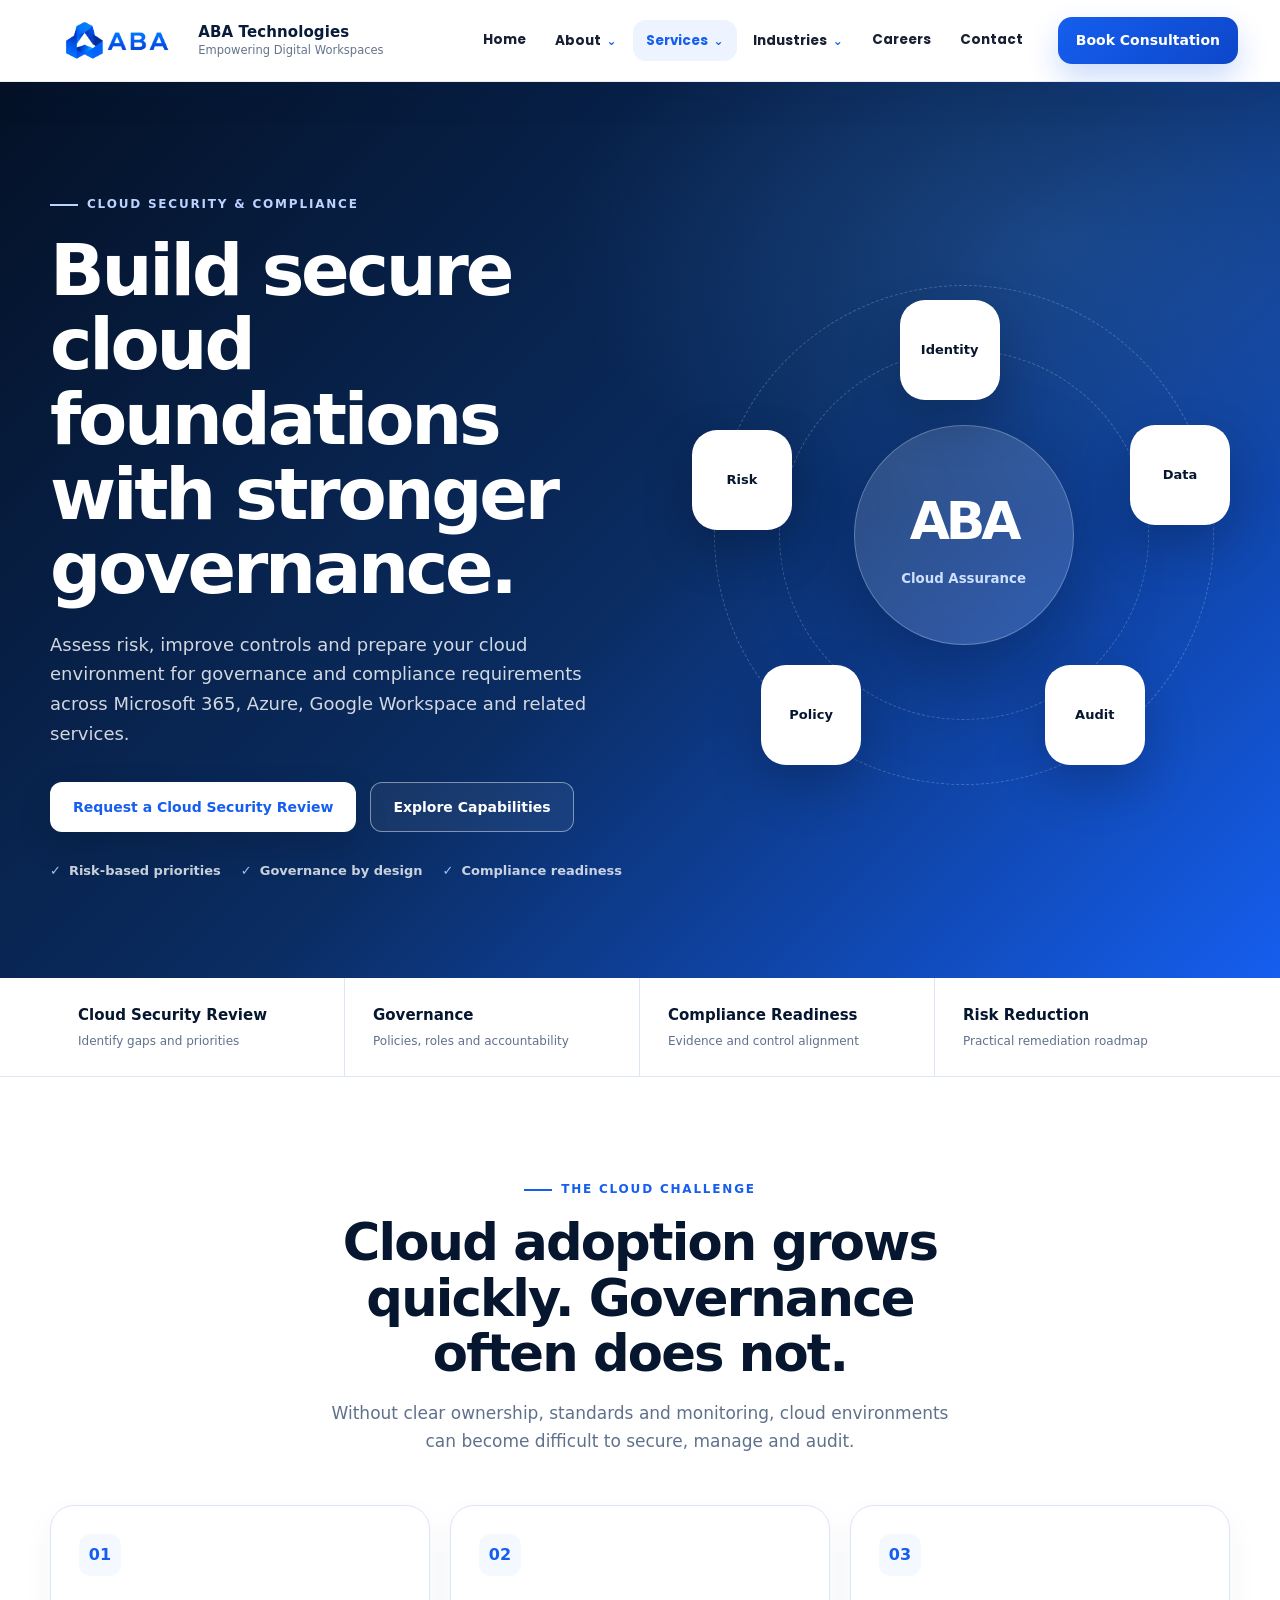
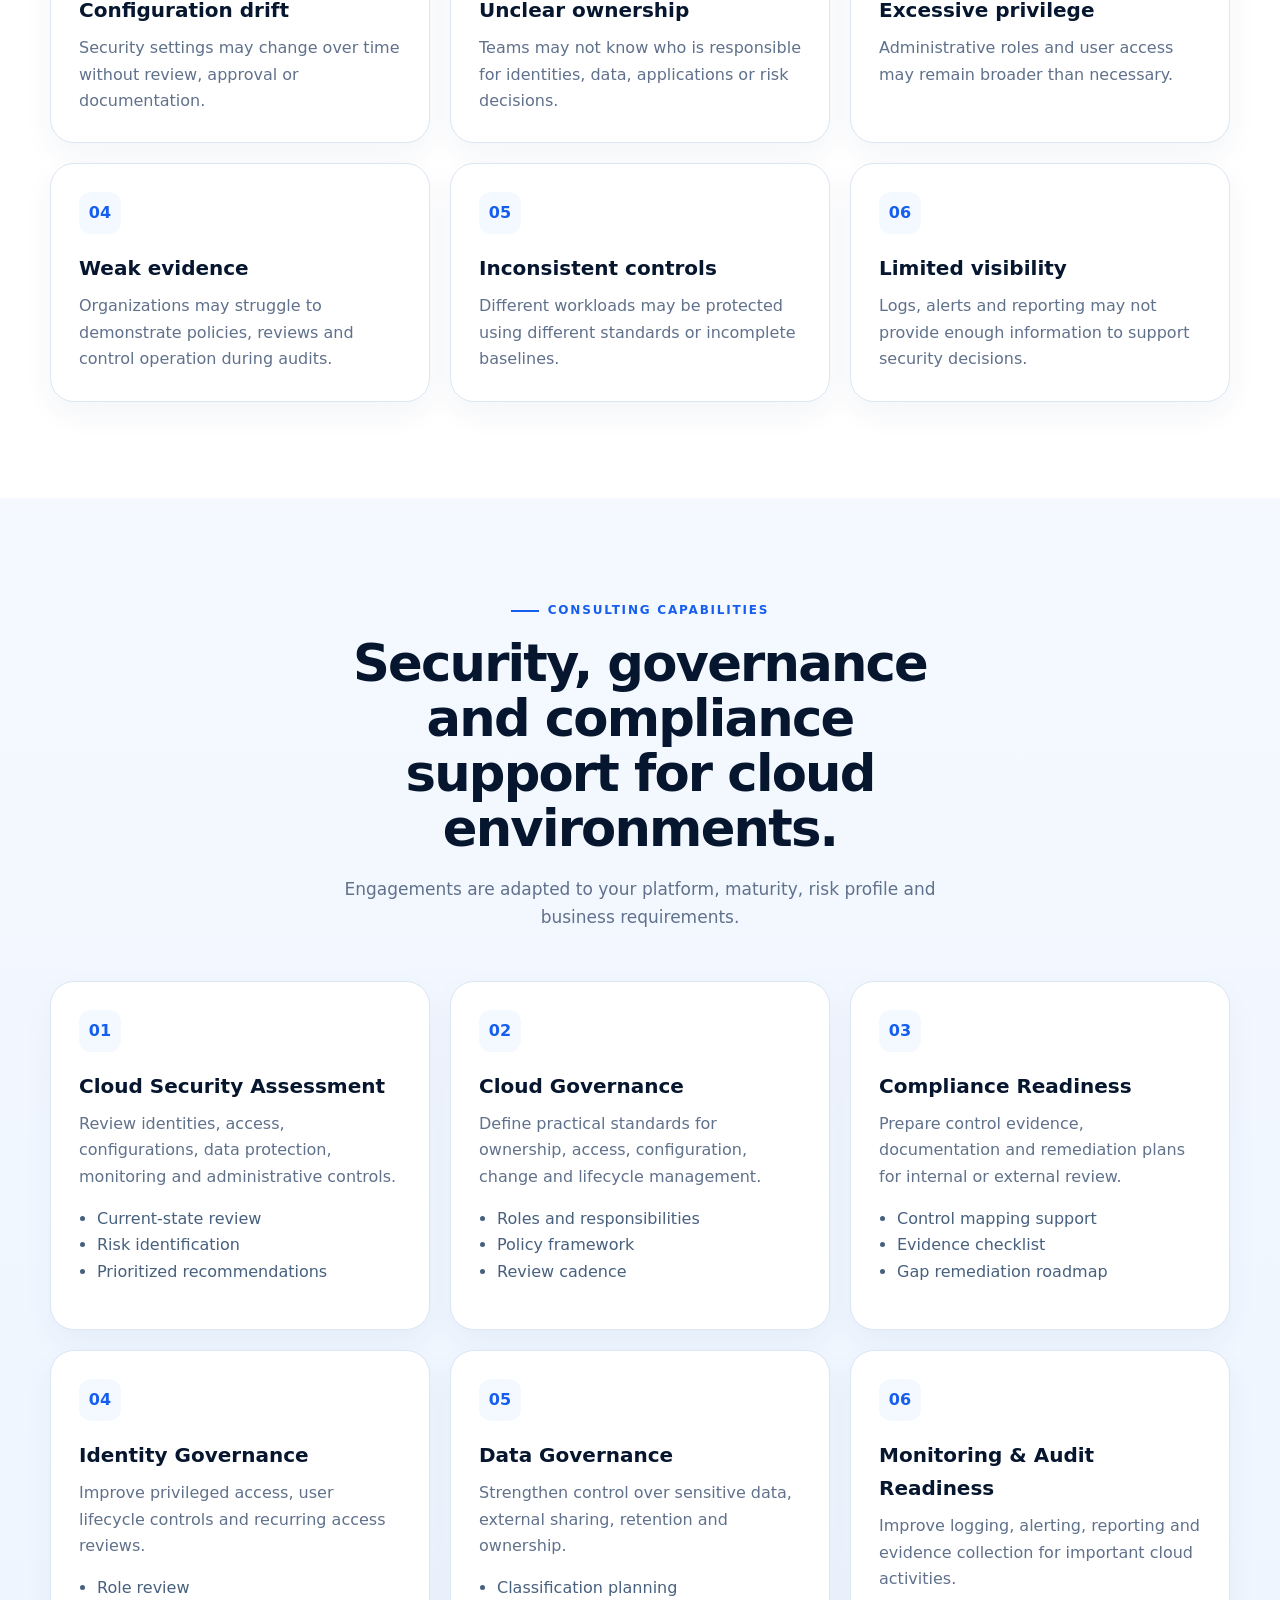
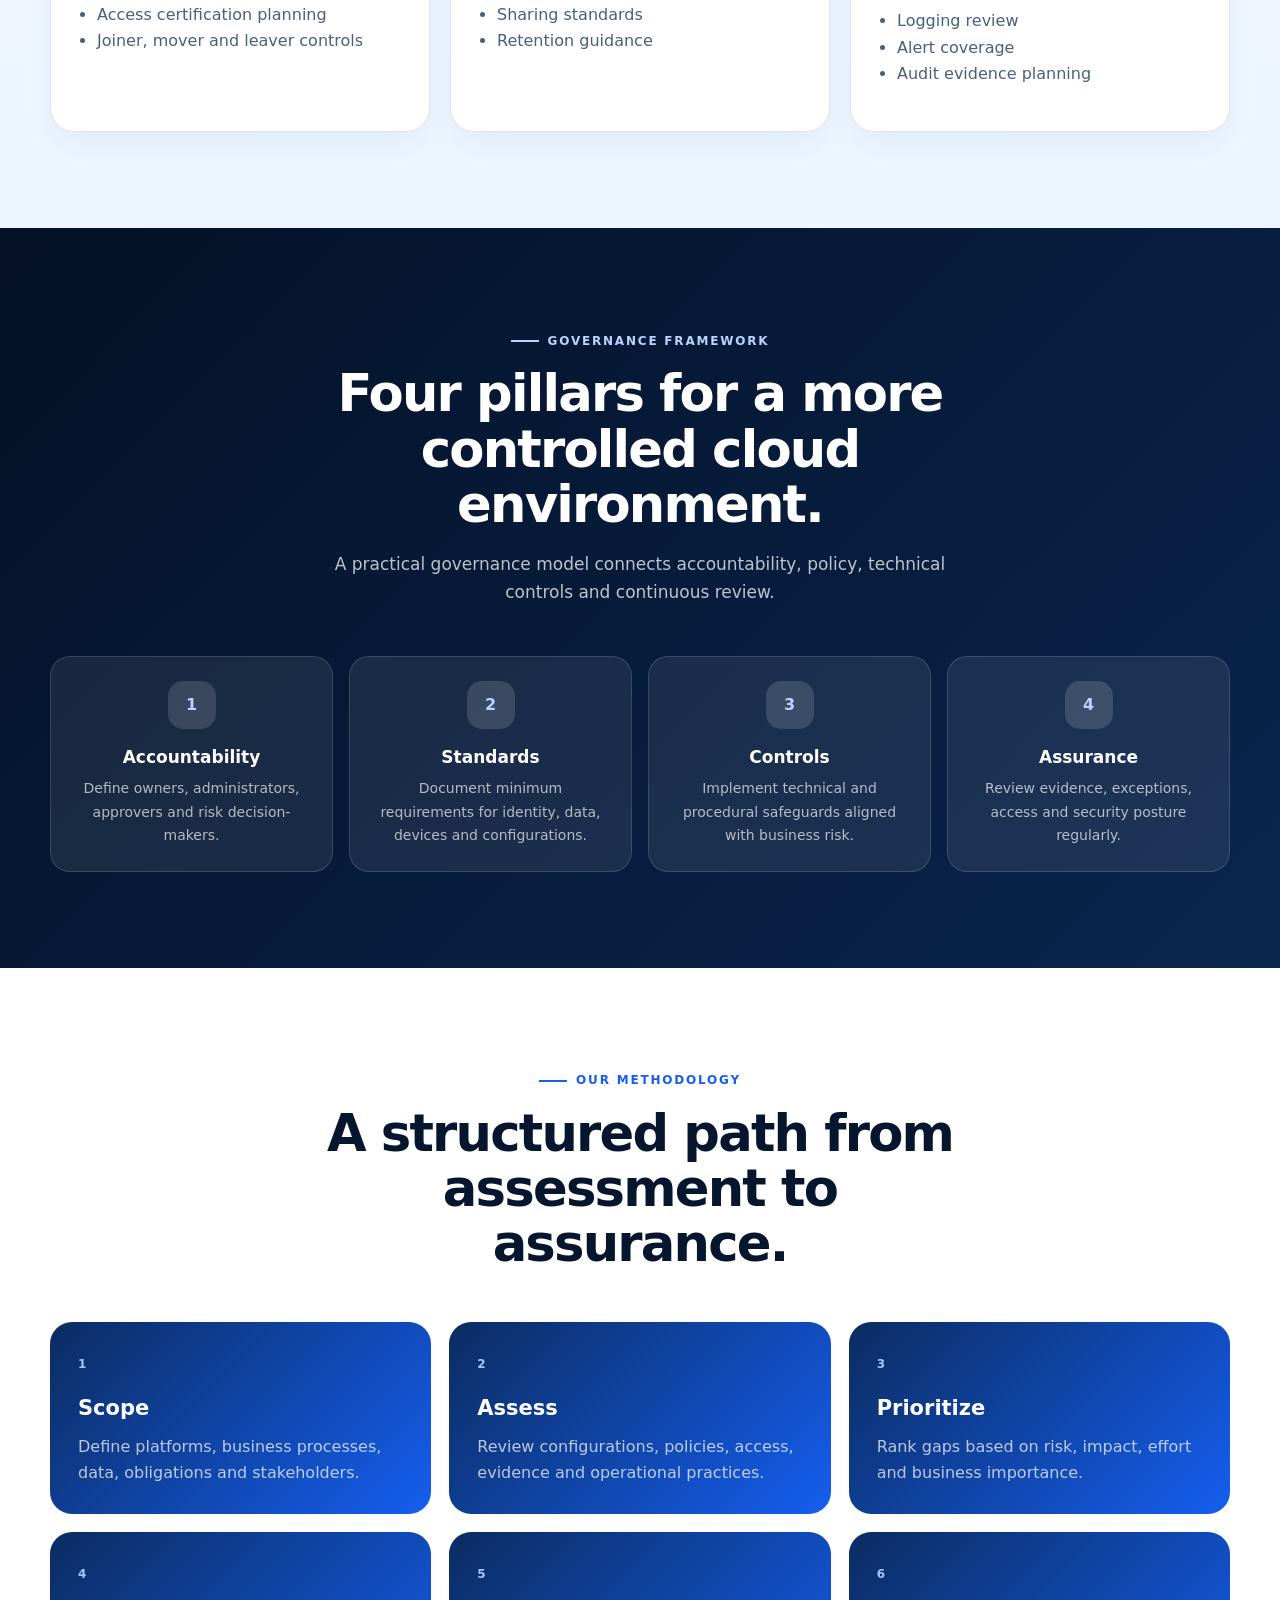
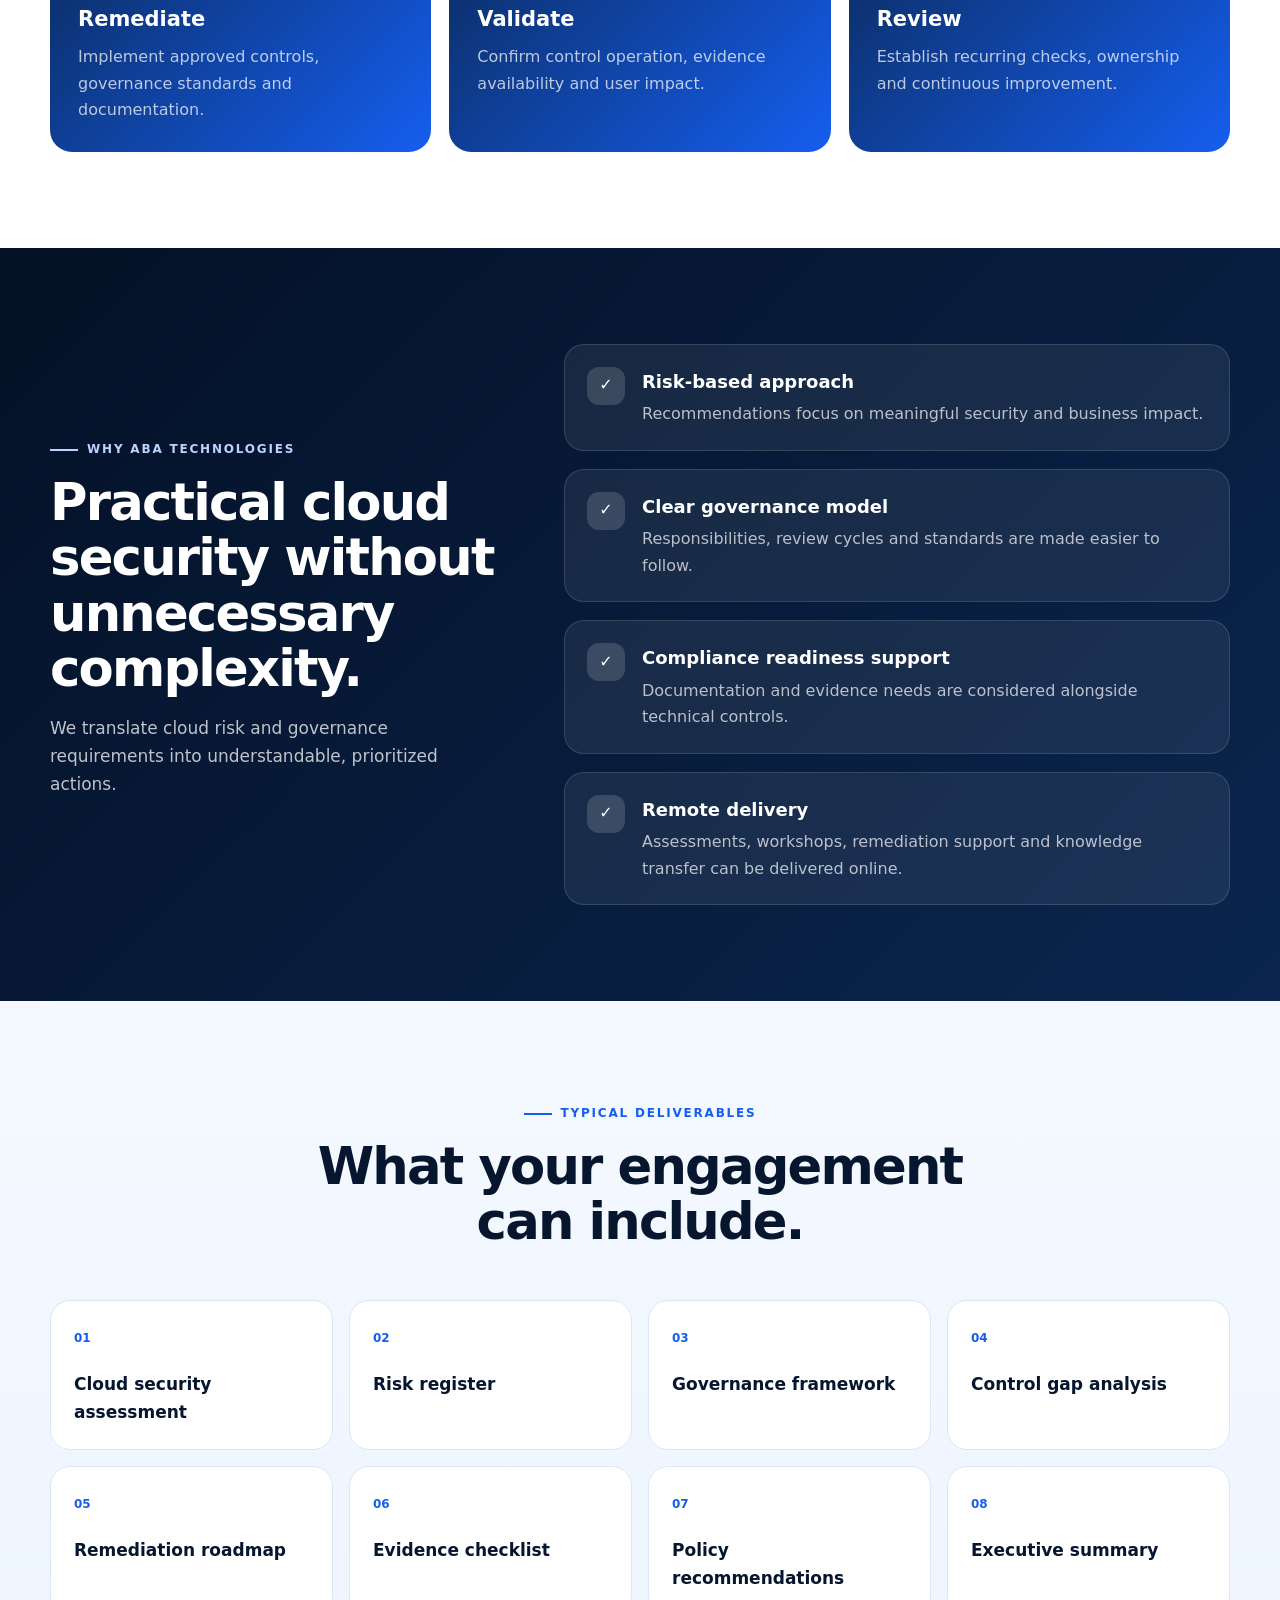
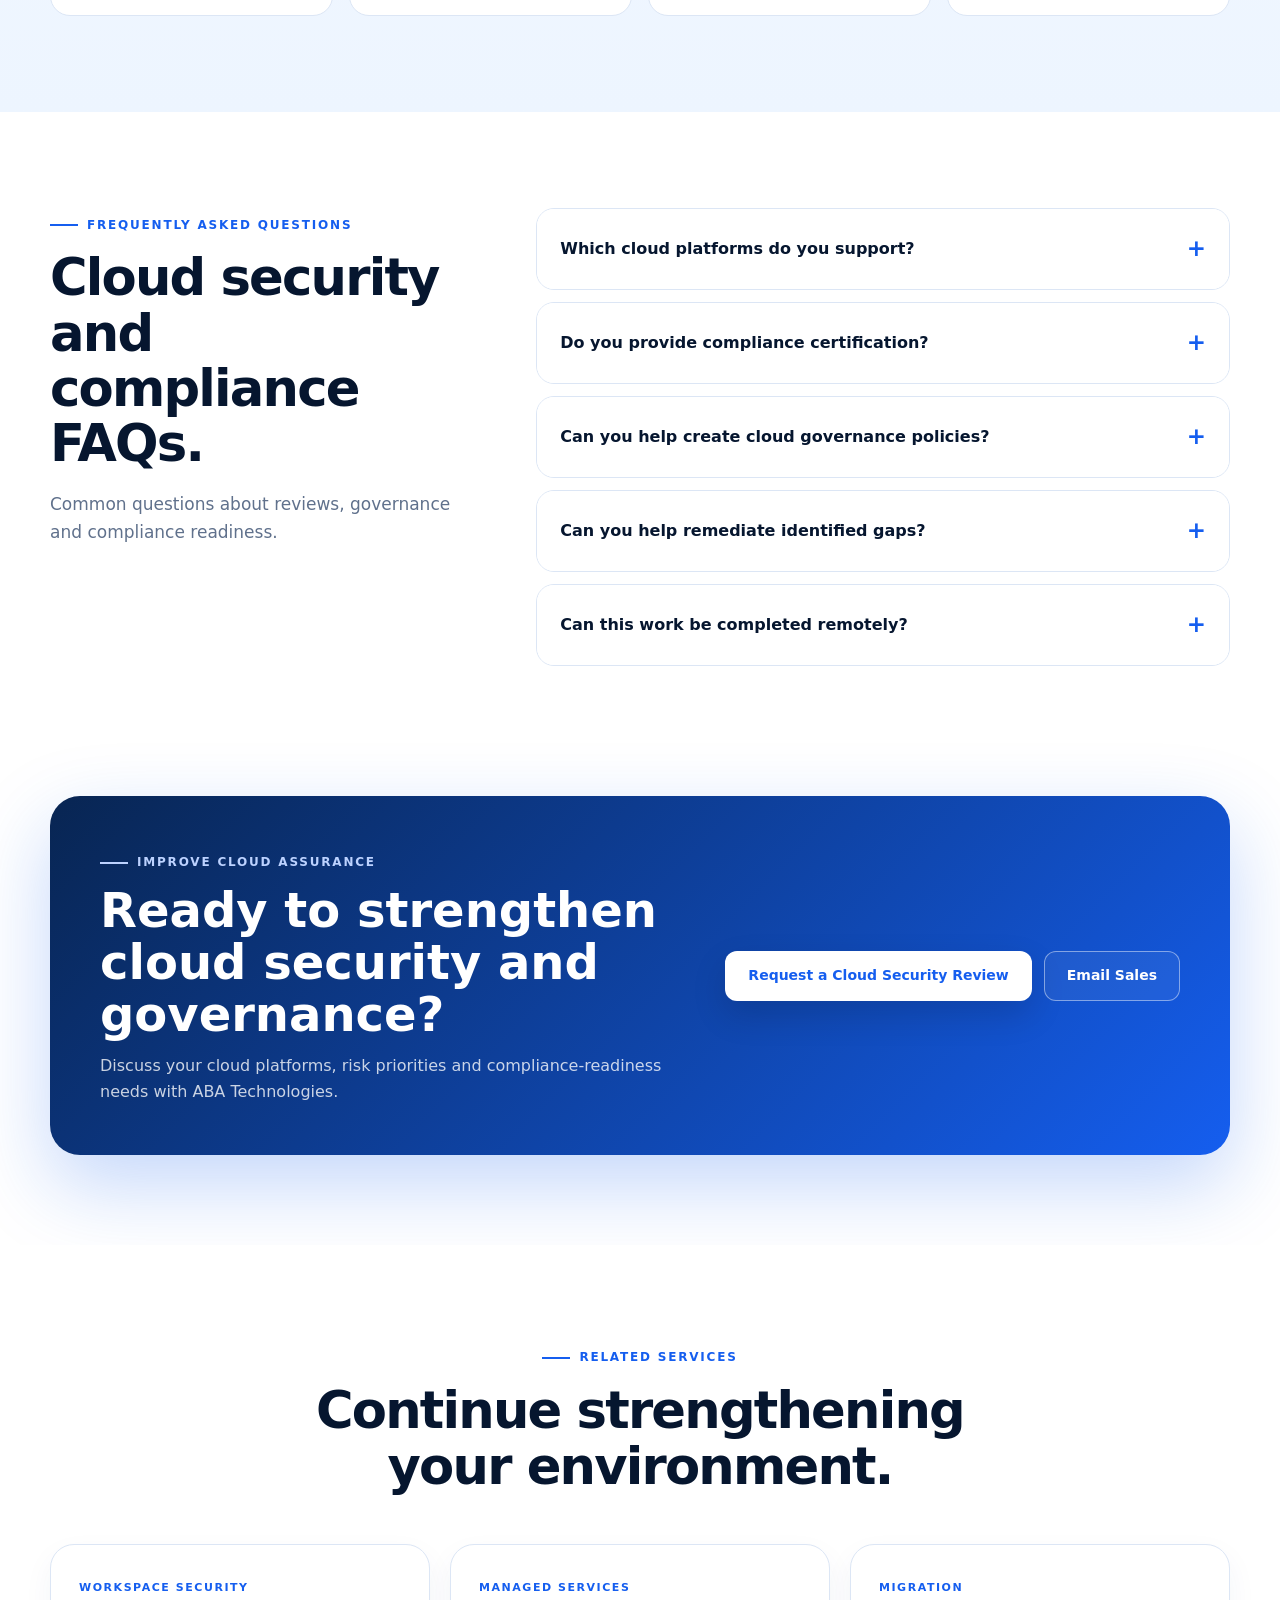
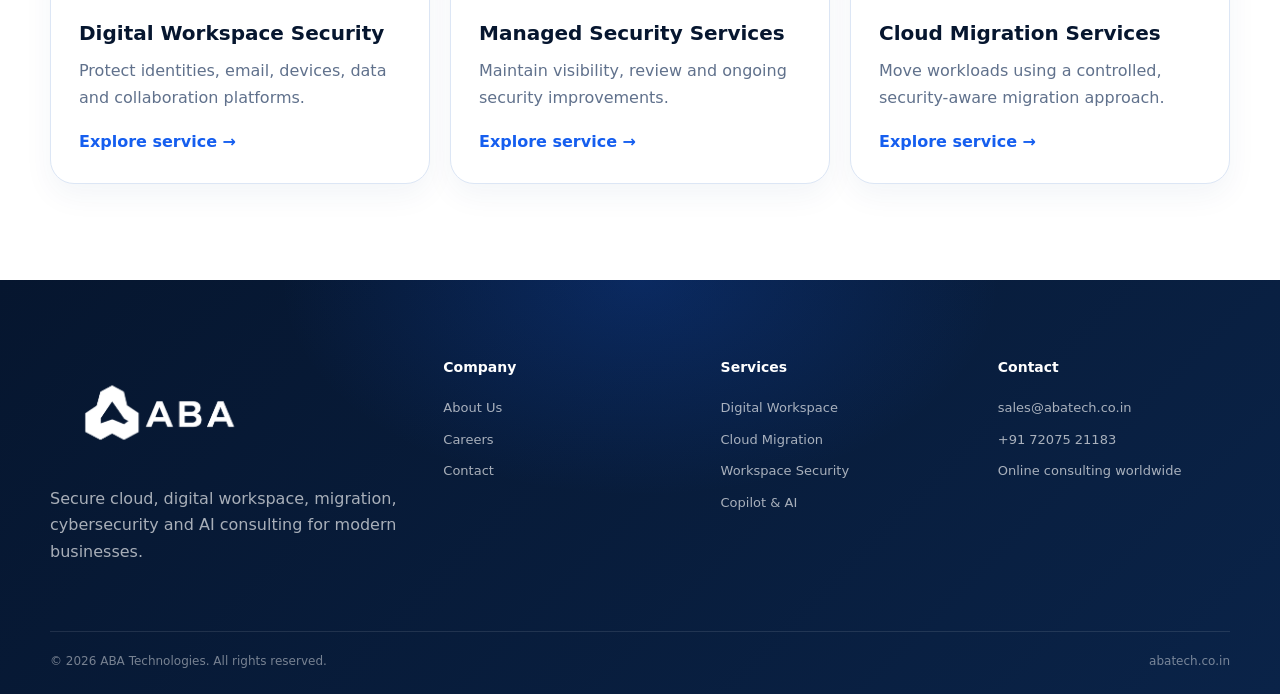
<file: cloud-security-compliance.html>
<!DOCTYPE html>
<html lang="en">
<head>
  <meta charset="UTF-8">
  <meta name="viewport" content="width=device-width, initial-scale=1.0">
  <title>Cloud Security & Compliance | ABA Technologies</title>
  <meta name="description" content="ABA Technologies helps organizations strengthen cloud security, governance and compliance readiness across Microsoft 365, Azure, Google Workspace and cloud environments.">
  <link rel="canonical" href="https://abatech.co.in/cloud-security-compliance.html">
  <link rel="preconnect" href="https://fonts.googleapis.com">
  <link rel="preconnect" href="https://fonts.gstatic.com" crossorigin>
  <link href="https://fonts.googleapis.com/css2?family=Poppins:wght@400;500;600;700;800&display=swap" rel="stylesheet">
  <style>
:root{
  --blue:#155eef;--blue-dark:#0b3fb8;--navy:#06162f;--navy-soft:#0d2b55;
  --text:#10233f;--muted:#60718c;--line:#dce6f5;--soft:#f4f8ff;--white:#fff;
  --shadow:0 24px 60px rgba(18,54,104,.13);--radius:24px;
}
*{box-sizing:border-box}
html{scroll-behavior:smooth}
body{margin:0;font-family:Inter,ui-sans-serif,system-ui,-apple-system,BlinkMacSystemFont,"Segoe UI",sans-serif;color:var(--text);background:#fff;line-height:1.65}
img{max-width:100%;display:block}
a{color:inherit;text-decoration:none}
button{font:inherit}
.container{width:min(1180px,calc(100% - 40px));margin:auto}
.sr-only{position:absolute;width:1px;height:1px;padding:0;margin:-1px;overflow:hidden;clip:rect(0,0,0,0);white-space:nowrap;border:0}
.site-nav{position:sticky;top:0;z-index:1000;background:rgba(255,255,255,.95);border-bottom:1px solid rgba(8,42,91,.08);backdrop-filter:blur(18px)}
.nav-inner{height:82px;display:flex;align-items:center;gap:28px}
.brand{display:flex;align-items:center;gap:12px;min-width:250px}
.brand img{width:54px;height:54px;object-fit:contain}
.brand-text{display:grid;line-height:1.15}
.brand-text strong{font-size:17px;color:var(--navy)}
.brand-text span{font-size:11px;color:var(--muted);margin-top:5px;letter-spacing:.05em}
.desktop-nav{display:flex;align-items:center;gap:28px;margin-left:auto}
.desktop-nav a{font-size:14px;font-weight:700;color:#3b4e69;position:relative}
.desktop-nav a:hover,.desktop-nav a.active{color:var(--blue)}
.desktop-nav a.active:after{content:"";position:absolute;left:0;right:0;bottom:-12px;height:2px;background:var(--blue)}
.btn{display:inline-flex;align-items:center;justify-content:center;gap:8px;min-height:50px;padding:0 22px;border-radius:12px;font-weight:800;font-size:14px;border:1px solid transparent;transition:.25s ease}
.btn:hover{transform:translateY(-2px)}
.btn-primary{background:var(--blue);color:#fff;box-shadow:0 12px 26px rgba(21,94,239,.25)}
.btn-white{background:#fff;color:var(--blue);box-shadow:0 14px 34px rgba(0,0,0,.14)}
.btn-outline-light{border-color:rgba(255,255,255,.45);color:#fff;background:rgba(255,255,255,.06)}
.menu-btn{display:none;margin-left:auto;width:44px;height:44px;border:0;border-radius:10px;background:var(--soft);padding:11px}
.menu-btn span:not(.sr-only){display:block;height:2px;background:var(--navy);margin:5px 0}
.mobile-menu{display:none;padding:10px 20px 20px;background:#fff;border-top:1px solid var(--line)}
.mobile-menu a{display:block;padding:12px 0;font-weight:700;border-bottom:1px solid #edf2f9}
.blue-section{position:relative;overflow:hidden;background:
  radial-gradient(700px 400px at 82% 18%,rgba(88,165,255,.2),transparent 70%),
  linear-gradient(135deg,#041126 0%,#0a2c61 52%,#155eef 100%);color:#fff}
.navy-section{background:linear-gradient(135deg,#041126,#0a254e);color:#fff}
.soft-blue-section{background:linear-gradient(180deg,#f5f9ff,#edf5ff)}
.white-section{background:#fff}
.hero{padding:106px 0 96px}
.hero-grid{display:grid;grid-template-columns:1.04fr .96fr;gap:70px;align-items:center;position:relative;z-index:2}
.hero h1{font-size:clamp(42px,5.6vw,76px);line-height:1.04;letter-spacing:-.045em;margin:18px 0 24px;max-width:760px}
.hero p{font-size:18px;color:rgba(255,255,255,.82);max-width:690px}
.hero-actions{display:flex;gap:14px;flex-wrap:wrap;margin-top:34px}
.hero-points{display:flex;gap:20px;flex-wrap:wrap;margin-top:28px;color:rgba(255,255,255,.78);font-size:13px;font-weight:700}
.hero-points span:before{content:"✓";margin-right:8px;color:#9fc0ff}
.eyebrow{display:inline-flex;align-items:center;gap:9px;font-size:12px;letter-spacing:.15em;text-transform:uppercase;font-weight:900;color:var(--blue)}
.eyebrow:before{content:"";width:28px;height:2px;background:currentColor}
.eyebrow.light{color:#bcd2ff}
.compliance-visual{position:relative;min-height:500px;display:grid;place-items:center}
.compliance-core{position:relative;z-index:5;width:220px;height:220px;border-radius:50%;display:grid;place-items:center;text-align:center;background:rgba(255,255,255,.14);border:1px solid rgba(255,255,255,.26);backdrop-filter:blur(16px);box-shadow:0 35px 90px rgba(0,0,0,.25)}
.compliance-core strong{display:block;font-size:52px;letter-spacing:-.08em}.compliance-core small{color:#cfe0ff;font-weight:800}
.orbit{position:absolute;border:1px dashed rgba(255,255,255,.22);border-radius:50%}
.o1{width:370px;height:370px}.o2{width:500px;height:500px}
.compliance-node{position:absolute;z-index:6;width:100px;height:100px;border-radius:25px;background:#fff;color:var(--navy);display:grid;place-items:center;text-align:center;font-size:13px;font-weight:900;box-shadow:0 20px 50px rgba(0,0,0,.22)}
.c1{top:3%;left:38%}.c2{right:0;top:28%}.c3{right:16%;bottom:4%}.c4{left:12%;bottom:4%}.c5{left:-1%;top:29%}
.trust-strip{background:#fff;border-bottom:1px solid var(--line)}
.trust-grid{display:grid;grid-template-columns:repeat(4,1fr)}
.trust-grid div{padding:25px 28px;border-right:1px solid var(--line)}
.trust-grid div:last-child{border-right:0}
.trust-grid strong,.trust-grid span{display:block}
.trust-grid strong{font-size:15px;color:var(--navy)}
.trust-grid span{font-size:12px;color:var(--muted);margin-top:4px}
.section{padding:96px 0}
.section-heading{max-width:650px}
.section-heading.centered{margin:0 auto 50px;text-align:center}
.section-heading.centered .eyebrow{justify-content:center}
.section-heading h2{font-size:clamp(34px,4vw,54px);line-height:1.08;letter-spacing:-.035em;margin:15px 0 18px;color:var(--navy)}
.section-heading p{color:var(--muted);font-size:17px}
.section-heading.light h2,.section-heading.light p{color:#fff}
.section-heading.light p{color:rgba(255,255,255,.74)}
.split-grid{display:grid;grid-template-columns:.8fr 1.2fr;gap:70px}
.align-center{align-items:center}
.card-grid{display:grid;grid-template-columns:repeat(3,1fr);gap:20px}
.card{background:#fff;border:1px solid var(--line);border-radius:var(--radius);padding:28px;box-shadow:0 12px 30px rgba(17,56,110,.05);transition:.25s ease}
.card:hover{transform:translateY(-5px);box-shadow:var(--shadow)}
.card .num{display:inline-grid;place-items:center;width:42px;height:42px;border-radius:12px;background:var(--soft);color:var(--blue);font-weight:900}
.card h3{color:var(--navy);font-size:20px;margin:18px 0 8px}
.card p{color:var(--muted);margin:0}
.card ul{padding-left:18px;color:#47607e}
.framework-grid{display:grid;grid-template-columns:repeat(4,1fr);gap:16px}
.framework-card{padding:24px;border-radius:20px;background:rgba(255,255,255,.08);border:1px solid rgba(255,255,255,.14);text-align:center}
.framework-card span{display:grid;place-items:center;width:48px;height:48px;border-radius:15px;margin:auto;background:rgba(255,255,255,.14);font-weight:900;color:#bcd2ff}
.framework-card strong{display:block;font-size:17px;margin:14px 0 6px}
.framework-card p{color:rgba(255,255,255,.68);font-size:14px;margin:0}
.process-grid{display:grid;grid-template-columns:repeat(3,1fr);gap:18px}
.process-card{padding:28px;border-radius:22px;background:linear-gradient(135deg,#0b2c61,#155eef);color:#fff}
.process-card span{font-size:12px;font-weight:900;color:#a8c5ff}
.process-card h3{font-size:21px;margin:15px 0 8px}
.process-card p{color:rgba(255,255,255,.72);margin:0}
.benefit-list{display:grid;gap:18px}
.benefit-item{display:flex;gap:17px;padding:22px;border-radius:20px;background:rgba(255,255,255,.07);border:1px solid rgba(255,255,255,.13)}
.benefit-item>span{flex:0 0 38px;height:38px;border-radius:12px;display:grid;place-items:center;background:rgba(255,255,255,.15);font-weight:900}
.benefit-item h3{margin:0 0 5px;font-size:18px}
.benefit-item p{margin:0;color:rgba(255,255,255,.7)}
.deliverables-grid{display:grid;grid-template-columns:repeat(4,1fr);gap:16px}
.deliverable{background:#fff;border:1px solid var(--line);border-radius:20px;padding:23px;min-height:142px}
.deliverable span{color:var(--blue);font-size:12px;font-weight:900}
.deliverable h3{font-size:17px;color:var(--navy);margin:20px 0 0}
.faq-layout{display:grid;grid-template-columns:.75fr 1.25fr;gap:70px}
.faq-list{display:grid;gap:12px}
.faq-item{border:1px solid var(--line);border-radius:18px;overflow:hidden;background:#fff}
.faq-question{width:100%;border:0;background:#fff;display:flex;justify-content:space-between;align-items:center;text-align:left;padding:21px 23px;color:var(--navy);font-weight:850;cursor:pointer}
.faq-question b{font-size:23px;color:var(--blue)}
.faq-answer{display:none;padding:0 23px 21px;color:var(--muted)}
.faq-item.open .faq-answer{display:block}
.faq-item.open .faq-question b{transform:rotate(45deg)}
.cta-section{padding:34px 0 90px;background:#fff}
.cta-panel{background:linear-gradient(135deg,#082552,#155eef);border-radius:30px;padding:50px;display:flex;align-items:center;justify-content:space-between;gap:30px;color:#fff;box-shadow:0 30px 80px rgba(21,94,239,.25)}
.cta-panel h2{font-size:clamp(30px,4vw,48px);line-height:1.08;margin:12px 0}
.cta-panel p{color:rgba(255,255,255,.78);margin:0}
.cta-actions{display:flex;gap:12px;flex-wrap:wrap;flex:0 0 auto}
.related-grid{display:grid;grid-template-columns:repeat(3,1fr);gap:20px}
.related-card span{font-size:11px;text-transform:uppercase;letter-spacing:.14em;color:var(--blue);font-weight:900}
.related-card b{display:block;margin-top:18px;color:var(--blue)}
.premium-footer{background:radial-gradient(500px 300px at 50% 0%,rgba(21,94,239,.22),transparent 72%),linear-gradient(135deg,#06162f,#0a2348);color:#fff;padding:76px 0 22px}
.footer-grid{display:grid;grid-template-columns:1.5fr 1fr 1fr 1fr;gap:45px}
.footer-brand img{width:210px;filter:brightness(0) invert(1)}
.footer-brand p{color:rgba(255,255,255,.65);max-width:380px}
.footer-grid h3{font-size:14px;margin:0 0 18px}
.footer-grid a,.footer-grid span{display:block;color:rgba(255,255,255,.65);font-size:13px;margin:10px 0}
.footer-grid a:hover{color:#fff}
.footer-bottom{display:flex;justify-content:space-between;gap:20px;margin-top:50px;padding-top:20px;border-top:1px solid rgba(255,255,255,.1);color:rgba(255,255,255,.45);font-size:12px}
.reveal{opacity:0;transform:translateY(24px);transition:opacity .65s ease,transform .65s ease}
.reveal.visible{opacity:1;transform:none}
@media(max-width:980px){
  .desktop-nav,.nav-cta{display:none}.menu-btn{display:block}.mobile-menu.open{display:block}
  .hero-grid,.split-grid,.faq-layout{grid-template-columns:1fr}
  .compliance-visual{min-height:430px}
  .card-grid,.process-grid{grid-template-columns:1fr 1fr}
  .framework-grid{grid-template-columns:repeat(2,1fr)}
  .deliverables-grid{grid-template-columns:repeat(3,1fr)}
  .footer-grid{grid-template-columns:1.4fr 1fr 1fr}.footer-grid>div:last-child{grid-column:2/4}
}
@media(max-width:700px){
  .container{width:min(100% - 28px,1180px)}.nav-inner{height:72px}
  .brand img{width:46px;height:46px}.brand-text strong{font-size:15px}.brand-text span{display:none}
  .hero{padding:76px 0 70px}.hero h1{font-size:42px}.compliance-visual{min-height:360px;transform:scale(.84)}
  .trust-grid,.card-grid,.process-grid,.framework-grid,.deliverables-grid,.related-grid{grid-template-columns:1fr}
  .trust-grid div{border-right:0;border-bottom:1px solid var(--line)}
  .section{padding:72px 0}.section-heading h2{font-size:36px}
  .cta-panel{padding:32px 24px;display:block}.cta-actions{margin-top:25px}
  .cta-actions .btn,.hero-actions .btn{width:100%}
  .footer-grid{grid-template-columns:1fr}.footer-grid>div:last-child{grid-column:auto}
  .footer-bottom{display:block}.footer-bottom span{display:block;margin:8px 0}
}
@media(prefers-reduced-motion:reduce){html{scroll-behavior:auto}.reveal{opacity:1;transform:none;transition:none}.btn,.card{transition:none}}

/* =====================================================
   HOMEPAGE PREMIUM NAVIGATION — SHARED GLOBAL SYSTEM
   ===================================================== */
:root{--navH:82px}

.premium-nav{
  position:fixed;top:0;left:0;right:0;height:var(--navH);z-index:1000;
  background:rgba(255,255,255,.88);border-bottom:1px solid rgba(15,35,72,.08);
  box-shadow:0 12px 40px rgba(15,35,72,.07);backdrop-filter:blur(22px) saturate(145%);
  -webkit-backdrop-filter:blur(22px) saturate(145%);transition:background .28s ease,box-shadow .28s ease,border-color .28s ease;
}
.premium-nav.nav-scrolled{background:rgba(255,255,255,.96);border-color:rgba(15,23,42,.08);box-shadow:0 12px 38px rgba(15,23,42,.10)}
.premium-nav .container{width:100%;max-width:1240px;height:100%;margin:0 auto;padding:0 22px}
.premium-nav .nav-inner{display:flex;align-items:center;justify-content:space-between;gap:22px}
.premium-nav .brand{display:flex;align-items:center;gap:12px;min-width:310px}
.premium-nav .brand img{width:auto;height:78px;object-fit:contain}
.premium-nav .brand .name{display:flex;flex-direction:column;line-height:1.08}
.premium-nav .brand .name strong{font-size:15px;letter-spacing:.1px;color:#071b3a}
.premium-nav .brand .name span{margin-top:4px;font-size:11.5px;color:#64748b;font-weight:500}
.premium-nav .nav-links{display:flex;align-items:center;justify-content:flex-end;gap:3px;flex:1}
.premium-nav .nav-links a,.premium-nav .nav-links button{font-family:'Poppins',Inter,system-ui,sans-serif;white-space:nowrap}
.premium-nav .nav-links>a,.premium-nav .dropbtn{padding:11px 13px;border:0;border-radius:13px;background:transparent;color:#172033;font-size:13.5px;font-weight:700;cursor:pointer;transition:background .2s ease,color .2s ease}
.premium-nav .nav-links>a:hover,.premium-nav .dropbtn:hover,.premium-nav .nav-links>a[aria-current="page"],.premium-nav .dropbtn[aria-current="page"]{color:#155eef;background:#edf4ff}
.premium-nav .dropbtn span{font-size:12px;margin-left:3px;color:#155eef}
.premium-nav .nav-right{display:flex;align-items:center;gap:10px}
.premium-nav .btn.primary{display:inline-flex;align-items:center;justify-content:center;min-height:44px;padding:12px 18px;border:0;border-radius:14px;white-space:nowrap;background:linear-gradient(135deg,#155eef,#0d47c9);color:#fff;font-size:14px;font-weight:750;box-shadow:0 14px 30px rgba(21,94,239,.22);transition:transform .22s ease,box-shadow .22s ease}
.premium-nav .btn.primary:hover{transform:translateY(-2px);box-shadow:0 18px 38px rgba(21,94,239,.30)}
.premium-nav .menu-btn{display:none;width:44px;height:44px;padding:0;border:1px solid rgba(15,23,42,.10);border-radius:14px;background:#fff;color:#111827;font-size:20px;cursor:pointer}

.premium-nav .dropdown{position:relative}
.premium-nav .dropdown-menu{position:absolute;top:calc(100% + 20px);left:0;min-width:240px;padding:10px;border:1px solid rgba(15,23,42,.08);border-radius:18px;background:#fff;box-shadow:0 24px 60px rgba(15,23,42,.14);opacity:0;visibility:hidden;transform:translateY(10px);transition:.22s ease}
.premium-nav .dropdown-menu::before{content:"";position:absolute;left:0;right:0;top:-22px;height:24px}
.premium-nav .dropdown:hover .dropdown-menu,.premium-nav .dropdown.open .dropdown-menu,.premium-nav .dropdown:focus-within .dropdown-menu{opacity:1;visibility:visible;transform:translateY(0)}
.premium-nav .compact-menu{width:310px;padding:12px}
.premium-nav .compact-menu a,.premium-nav .premium-mega-menu .mega-column a,.premium-nav .industry-menu-grid a{display:flex!important;flex-direction:column;align-items:flex-start;gap:3px;padding:12px 13px!important;border-radius:13px}
.premium-nav .compact-menu b,.premium-nav .premium-mega-menu b,.premium-nav .industry-menu-grid b{font-size:13.5px;color:#172033}
.premium-nav .compact-menu small,.premium-nav .premium-mega-menu small,.premium-nav .industry-menu-grid small{font-size:11.5px;line-height:1.45;color:#64748b;font-weight:500}
.premium-nav .compact-menu a:hover,.premium-nav .premium-mega-menu .mega-column a:hover,.premium-nav .industry-menu-grid a:hover{background:#f3f7ff}

.premium-nav .premium-mega-menu{position:fixed;top:var(--navH);left:50%;width:min(1180px,calc(100vw - 40px));display:grid;grid-template-columns:1.05fr 1fr 1.15fr 1fr;gap:16px;padding:18px;border:1px solid rgba(21,94,239,.10);border-radius:24px;box-shadow:0 30px 80px rgba(15,35,72,.18);transform:translate(-50%,12px);overflow:hidden}
.premium-nav .dropdown:hover .premium-mega-menu,.premium-nav .dropdown.open .premium-mega-menu,.premium-nav .dropdown:focus-within .premium-mega-menu{transform:translate(-50%,0)}
.premium-nav .mega-intro{padding:24px;border-radius:18px;background:radial-gradient(260px 180px at 0 0,rgba(255,255,255,.22),transparent 65%),linear-gradient(145deg,#155eef,#071b3a);color:#fff}
.premium-nav .mega-kicker{font-size:10.5px;font-weight:800;letter-spacing:1.4px;color:#bfdbfe}
.premium-nav .mega-intro h3{font-size:23px;line-height:1.25;margin:12px 0;color:#fff}
.premium-nav .mega-intro p{font-size:12.5px;line-height:1.75;margin:0 0 18px;color:rgba(255,255,255,.76)}
.premium-nav .mega-btn{display:inline-flex!important;align-items:center;gap:8px;padding:10px 14px!important;border-radius:11px!important;background:#fff!important;color:#155eef!important;font-size:12.5px!important}
.premium-nav .premium-mega-menu .mega-column{padding:13px 7px}
.premium-nav .premium-mega-menu .mega-column h4{font-size:12px;letter-spacing:.6px;text-transform:uppercase;color:#155eef;margin:5px 13px 9px}

.premium-nav .industries-menu{position:fixed;top:var(--navH);left:50%;width:min(900px,calc(100vw - 40px));display:grid;grid-template-columns:230px 1fr;gap:18px;padding:18px;border-radius:24px;transform:translate(-50%,12px)}
.premium-nav .dropdown:hover .industries-menu,.premium-nav .dropdown.open .industries-menu,.premium-nav .dropdown:focus-within .industries-menu{transform:translate(-50%,0)}
.premium-nav .industry-menu-head{display:flex;flex-direction:column;gap:10px;padding:22px;border-radius:17px;background:#f3f7ff}
.premium-nav .industry-menu-head span{font-size:10.5px;letter-spacing:1.3px;font-weight:800;color:#155eef}
.premium-nav .industry-menu-head strong{font-size:20px;line-height:1.3;color:#071b3a}
.premium-nav .industry-menu-grid{display:grid;grid-template-columns:1fr 1fr;gap:4px}

body.mobile-menu-open{overflow:hidden}
.mobile-menu-overlay{position:fixed;inset:0;z-index:1090;background:rgba(3,15,40,.58);opacity:0;visibility:hidden;transition:opacity .28s ease,visibility .28s ease;backdrop-filter:blur(3px);-webkit-backdrop-filter:blur(3px)}
.mobile-menu-overlay.open{opacity:1;visibility:visible}
.menu-panel{display:none}
main{padding-top:var(--navH)}

@media(max-width:1250px){
  .premium-nav .brand{min-width:250px}.premium-nav .brand .name{display:none}
  .premium-nav .nav-links>a,.premium-nav .dropbtn{padding:10px 9px;font-size:12.5px}
  .premium-nav .nav-cta{padding:11px 13px!important;font-size:12.5px!important}
}
@media(max-width:1050px){
  .premium-nav .nav-links{display:none}.premium-nav .menu-btn{display:inline-flex;align-items:center;justify-content:center}.premium-nav .brand{min-width:auto}
}
@media(max-width:992px){
  .menu-panel{display:block;position:fixed;top:0;right:0;bottom:0;left:auto;width:min(90vw,390px);height:100dvh;z-index:1100;overflow-y:auto;background:linear-gradient(155deg,#155eef 0%,#0d47c9 58%,#071b3a 100%);border:0;box-shadow:-28px 0 80px rgba(3,15,40,.38);transform:translateX(105%);transition:transform .32s cubic-bezier(.22,.8,.28,1);-webkit-overflow-scrolling:touch}
  .menu-panel.open{display:block;transform:translateX(0)}
  .mobile-drawer-head{position:sticky;top:0;z-index:2;min-height:94px;display:flex;align-items:center;justify-content:space-between;gap:18px;padding:18px 20px;background:rgba(7,27,58,.24);border-bottom:1px solid rgba(255,255,255,.16);backdrop-filter:blur(16px);-webkit-backdrop-filter:blur(16px)}
  .mobile-drawer-brand{display:flex;align-items:center;min-width:0;padding:7px 12px;border-radius:14px;background:#fff;box-shadow:0 10px 26px rgba(3,15,40,.20)}
  .mobile-drawer-brand img{width:170px;max-width:calc(100vw - 165px);height:48px;object-fit:contain;object-position:left center;filter:none}
  .mobile-close-btn{width:46px;height:46px;flex:0 0 46px;display:grid;place-items:center;padding:0;border:1px solid rgba(255,255,255,.25);border-radius:14px;background:rgba(255,255,255,.12);color:#fff;font:400 32px/1 Arial,sans-serif;cursor:pointer}
  .mobile-nav-list{display:block;position:static;width:auto;height:auto;max-height:calc(100vh - var(--navH));min-height:0;overflow:auto;padding:16px 20px 34px;margin:0;background:transparent;border:0;box-shadow:none}
  .mobile-nav-list a,.mobile-nav-list button{font-family:'Poppins',Inter,system-ui,sans-serif}
  .mobile-nav-list .mobile-main-link{display:flex;align-items:center;min-height:58px;padding:15px 4px;border-bottom:1px solid rgba(255,255,255,.18);color:#fff;font-size:18px;font-weight:700;letter-spacing:-.1px}
  .mobile-nav-list .mobile-main-link[aria-current="page"]{color:#fff;background:rgba(255,255,255,.10);padding-left:12px;border-radius:10px}
  .mobile-row{display:grid;grid-template-columns:minmax(0,1fr) 48px;align-items:center;border-bottom:1px solid rgba(255,255,255,.18)}
  .mobile-row .mobile-main-link{border-bottom:0}
  .mobile-toggle{width:44px;height:44px;display:grid;place-items:center;border:0;border-radius:12px;background:transparent;color:#fff;font-size:24px;cursor:pointer;transition:transform .25s ease,background .25s ease}
  .mobile-toggle:hover,.mobile-toggle:focus-visible{background:rgba(255,255,255,.12)}
  .mobile-accordion.open .mobile-toggle{transform:rotate(180deg)}
  .mobile-submenu{max-height:0;overflow:hidden;opacity:.5;padding:0 0 0 18px;border-bottom:0 solid rgba(255,255,255,.12);transition:max-height .34s ease,opacity .25s ease,padding .25s ease}
  .mobile-accordion.open .mobile-submenu{max-height:720px;opacity:1;padding-top:7px;padding-bottom:10px;border-bottom-width:1px}
  .mobile-submenu a{display:block;padding:12px;border-left:2px solid rgba(255,255,255,.34);color:rgba(255,255,255,.86);font-size:14px;font-weight:600;line-height:1.45}
  .mobile-submenu a:hover,.mobile-submenu a:focus-visible{color:#fff;background:rgba(255,255,255,.10);border-left-color:#fff;border-radius:0 10px 10px 0}
  .mobile-consultation-link{display:flex;justify-content:center;align-items:center;min-height:52px;margin-top:24px;padding:14px 18px;border-radius:14px;background:#fff;color:#155eef!important;font-size:15px;font-weight:800;box-shadow:0 15px 34px rgba(3,15,40,.24)}
}
@media(min-width:993px){.menu-panel,.mobile-menu-overlay{display:none!important}}
@media(prefers-reduced-motion:reduce){.premium-nav *,.menu-panel,.mobile-menu-overlay{transition:none!important}}

  </style>
  <script type="application/ld+json">
  {
    "@context":"https://schema.org",
    "@type":"Service",
    "name":"Cloud Security & Compliance",
    "provider":{"@type":"Organization","name":"ABA Technologies","url":"https://abatech.co.in/"},
    "serviceType":["Cloud Security Assessment","Cloud Governance","Compliance Readiness","Microsoft 365 Security","Azure Security","Google Workspace Security"]
  }
  </script>
<script type="text/javascript">
    (function(c,l,a,r,i,t,y){
        c[a]=c[a]||function(){(c[a].q=c[a].q||[]).push(arguments)};
        t=l.createElement(r);t.async=1;t.src="https://www.clarity.ms/tag/"+i;
        y=l.getElementsByTagName(r)[0];y.parentNode.insertBefore(t,y);
    })(window, document, "clarity", "script", "xp1qc6cw5f");
</script>
</head>
<body data-page-version="phase2-cloud-security-compliance-standalone-v1">
  <!-- PREMIUM NAVIGATION -->
  <nav aria-label="Primary" class="premium-nav">
    <div class="container nav-inner">
      <a class="brand" href="index.html#top" aria-label="ABA Technologies home">
        <img src="logo.png" alt="ABA Technologies logo" decoding="async" fetchpriority="high" />
        <div class="name">
          <strong>ABA Technologies</strong>
          <span>Empowering Digital Workspaces</span>
        </div>
      </a>

      <div class="nav-links" role="navigation" aria-label="Main menu">
        <a href="index.html#top">Home</a>

        <div class="dropdown nav-dropdown">
          <a class="dropbtn" href="about.html" aria-haspopup="true">About <span>⌄</span></a>
          <div class="dropdown-menu compact-menu" role="menu">
            <a href="about.html#who" role="menuitem"><b>Who We Are</b><small>Learn about ABA Technologies</small></a>
            <a href="about.html#why" role="menuitem"><b>Why ABA</b><small>Our consulting approach</small></a>
            <a href="about.html#values" role="menuitem"><b>Core Values</b><small>Principles that guide our work</small></a>
            <a href="about.html#team" role="menuitem"><b>Leadership</b><small>Meet our core team</small></a>
          </div>
        </div>

        <div class="dropdown nav-dropdown services-dropdown">
          <a class="dropbtn" href="services.html" aria-haspopup="true" aria-current="page">Services <span>⌄</span></a>
          <div class="dropdown-menu premium-mega-menu" role="menu">
            <div class="mega-intro">
              <span class="mega-kicker">ABA TECHNOLOGIES</span>
              <h3>Solutions for secure digital transformation</h3>
              <p>From workplace modernization and cloud migration to cybersecurity, AI and custom applications.</p>
              <a href="services.html" class="mega-btn">View all services <span>→</span></a>
            </div>

            <div class="mega-column">
              <h4>Digital Workplace</h4>
              <a href="digital-workspace-consulting.html"><b>Digital Workspace Consulting</b><small>Microsoft 365, Google Workspace & Zoho</small></a>
              <a href="cloud-migration-services.html"><b>Cloud Migration Services</b><small>Email, tenant and data migration</small></a>
            </div>

            <div class="mega-column">
              <h4>Security & Compliance</h4>
              <a href="digital-workspace-security.html"><b>Digital Workspace Security</b><small>Identity, endpoint and collaboration security</small></a>
              <a href="cloud-security-compliance.html"><b>Cloud Security & Compliance</b><small>Defender, Purview, DLP and governance</small></a>
              <a href="managed-security-services.html"><b>Managed Security Services</b><small>Assessment, hardening and ongoing guidance</small></a>
            </div>

            <div class="mega-column">
              <h4>AI & Development</h4>
              <a href="copilot-ai-solutions.html"><b>Copilot & AI Solutions</b><small>Readiness, governance and automation</small></a>
              <a href="application-development.html"><b>Application Development</b><small>Web apps, APIs and Power Platform</small></a>
            </div>
          </div>
        </div>

        <div class="dropdown nav-dropdown industries-dropdown">
          <a class="dropbtn" href="index.html#industries" aria-haspopup="true">Industries <span>⌄</span></a>
          <div class="dropdown-menu industries-menu" role="menu">
            <div class="industry-menu-head">
              <span>INDUSTRY SOLUTIONS</span>
              <strong>Technology aligned to your business</strong>
            </div>
            <div class="industry-menu-grid">
              <a href="index.html#industries"><b>IT & Technology</b><small>Secure cloud and modern collaboration</small></a>
              <a href="index.html#industries"><b>Retail & E-Commerce</b><small>Productivity, identity and data protection</small></a>
              <a href="index.html#industries"><b>Healthcare</b><small>Compliance-focused digital workplaces</small></a>
              <a href="index.html#industries"><b>Manufacturing</b><small>Connected teams and secure operations</small></a>
              <a href="index.html#industries"><b>Real Estate</b><small>Mobile productivity and document control</small></a>
              <a href="index.html#industries"><b>Financial Services</b><small>Identity, governance and risk reduction</small></a>
            </div>
          </div>
        </div>

        <a href="career.html">Careers</a>
        <a href="contact.html">Contact</a>
      </div>

      <div class="nav-right">
        <a class="btn primary nav-cta" href="contact.html">Book Consultation</a>
        <button class="menu-btn" id="menuBtn" aria-label="Toggle menu" aria-expanded="false">☰</button>
      </div>
    </div>
  </nav>

  <!-- Premium mobile navigation drawer -->
  <div class="mobile-menu-overlay" id="mobileMenuOverlay" aria-hidden="true"></div>

  <aside class="menu-panel" id="menuPanel" aria-hidden="true" aria-label="Mobile navigation">
    <div class="mobile-drawer-head">
      <a class="mobile-drawer-brand" href="index.html#top" aria-label="ABA Technologies home">
        <img src="logo.png" alt="ABA Technologies logo">
      </a>
      <button class="mobile-close-btn" id="mobileCloseBtn" type="button" aria-label="Close menu">×</button>
    </div>

    <div class="mobile-nav-list" role="navigation" aria-label="Mobile menu">
      <a href="index.html#top" class="mLink mobile-main-link">Home</a>

      <div class="mobile-accordion">
        <div class="mobile-row">
          <a href="about.html" class="mLink mobile-main-link">About Us</a>
          <button class="mobile-toggle" type="button" aria-expanded="false" aria-controls="mobileAboutMenu" aria-label="Open About menu">⌄</button>
        </div>
        <div class="mobile-submenu" id="mobileAboutMenu">
          <a href="about.html#who" class="mLink">Who We Are</a>
          <a href="about.html#why" class="mLink">Why ABA</a>
          <a href="about.html#values" class="mLink">Core Values</a>
          <a href="about.html#team" class="mLink">Leadership</a>
        </div>
      </div>

      <div class="mobile-accordion">
        <div class="mobile-row">
          <a href="services.html" class="mLink mobile-main-link" aria-current="page">All Services</a>
          <button class="mobile-toggle" type="button" aria-expanded="false" aria-controls="mobileServicesMenu" aria-label="Open Services menu">⌄</button>
        </div>
        <div class="mobile-submenu" id="mobileServicesMenu">
          <a href="digital-workspace-consulting.html" class="mLink">Digital Workspace Consulting</a>
          <a href="cloud-migration-services.html" class="mLink">Cloud Migration Services</a>
          <a href="digital-workspace-security.html" class="mLink">Digital Workspace Security</a>
          <a href="cloud-security-compliance.html" class="mLink">Cloud Security &amp; Compliance</a>
          <a href="managed-security-services.html" class="mLink">Managed Security Services</a>
          <a href="copilot-ai-solutions.html" class="mLink">Copilot &amp; AI Solutions</a>
          <a href="application-development.html" class="mLink">Application Development</a>
        </div>
      </div>

      <div class="mobile-accordion">
        <div class="mobile-row">
          <a href="index.html#industries" class="mLink mobile-main-link">Industry Solutions</a>
          <button class="mobile-toggle" type="button" aria-expanded="false" aria-controls="mobileIndustriesMenu" aria-label="Open Industry menu">⌄</button>
        </div>
        <div class="mobile-submenu" id="mobileIndustriesMenu">
          <a href="index.html#industries" class="mLink">IT &amp; Technology</a>
          <a href="index.html#industries" class="mLink">Retail &amp; E-Commerce</a>
          <a href="index.html#industries" class="mLink">Healthcare</a>
          <a href="index.html#industries" class="mLink">Manufacturing</a>
          <a href="index.html#industries" class="mLink">Real Estate</a>
          <a href="index.html#industries" class="mLink">Financial Services</a>
        </div>
      </div>

      <a href="career.html" class="mLink mobile-main-link">Careers</a>
      <a href="contact.html" class="mLink mobile-main-link">Contact Us</a>
      <a href="contact.html" class="mLink mobile-consultation-link">Book Consultation</a>
    </div>
  </aside>

  <main>
    <header class="hero blue-section">
      <div class="container hero-grid">
        <div class="reveal">
          <div class="eyebrow light">Cloud Security & Compliance</div>
          <h1>Build secure cloud foundations with stronger governance.</h1>
          <p>Assess risk, improve controls and prepare your cloud environment for governance and compliance requirements across Microsoft 365, Azure, Google Workspace and related services.</p>
          <div class="hero-actions">
            <a class="btn btn-white" href="contact.html">Request a Cloud Security Review</a>
            <a class="btn btn-outline-light" href="#capabilities">Explore Capabilities</a>
          </div>
          <div class="hero-points"><span>Risk-based priorities</span><span>Governance by design</span><span>Compliance readiness</span></div>
        </div>
        <div class="compliance-visual reveal">
          <div class="orbit o1"></div><div class="orbit o2"></div>
          <div class="compliance-core"><div><strong>ABA</strong><small>Cloud Assurance</small></div></div>
          <div class="compliance-node c1">Identity</div>
          <div class="compliance-node c2">Data</div>
          <div class="compliance-node c3">Audit</div>
          <div class="compliance-node c4">Policy</div>
          <div class="compliance-node c5">Risk</div>
        </div>
      </div>
    </header>

    <section class="trust-strip">
      <div class="container trust-grid">
        <div><strong>Cloud Security Review</strong><span>Identify gaps and priorities</span></div>
        <div><strong>Governance</strong><span>Policies, roles and accountability</span></div>
        <div><strong>Compliance Readiness</strong><span>Evidence and control alignment</span></div>
        <div><strong>Risk Reduction</strong><span>Practical remediation roadmap</span></div>
      </div>
    </section>

    <section class="section white-section">
      <div class="container">
        <div class="section-heading centered reveal">
          <div class="eyebrow">The cloud challenge</div>
          <h2>Cloud adoption grows quickly. Governance often does not.</h2>
          <p>Without clear ownership, standards and monitoring, cloud environments can become difficult to secure, manage and audit.</p>
        </div>
        <div class="card-grid">
          <article class="card reveal"><span class="num">01</span><h3>Configuration drift</h3><p>Security settings may change over time without review, approval or documentation.</p></article>
          <article class="card reveal"><span class="num">02</span><h3>Unclear ownership</h3><p>Teams may not know who is responsible for identities, data, applications or risk decisions.</p></article>
          <article class="card reveal"><span class="num">03</span><h3>Excessive privilege</h3><p>Administrative roles and user access may remain broader than necessary.</p></article>
          <article class="card reveal"><span class="num">04</span><h3>Weak evidence</h3><p>Organizations may struggle to demonstrate policies, reviews and control operation during audits.</p></article>
          <article class="card reveal"><span class="num">05</span><h3>Inconsistent controls</h3><p>Different workloads may be protected using different standards or incomplete baselines.</p></article>
          <article class="card reveal"><span class="num">06</span><h3>Limited visibility</h3><p>Logs, alerts and reporting may not provide enough information to support security decisions.</p></article>
        </div>
      </div>
    </section>

    <section class="section soft-blue-section" id="capabilities">
      <div class="container">
        <div class="section-heading centered reveal">
          <div class="eyebrow">Consulting capabilities</div>
          <h2>Security, governance and compliance support for cloud environments.</h2>
          <p>Engagements are adapted to your platform, maturity, risk profile and business requirements.</p>
        </div>
        <div class="card-grid">
          <article class="card reveal"><span class="num">01</span><h3>Cloud Security Assessment</h3><p>Review identities, access, configurations, data protection, monitoring and administrative controls.</p><ul><li>Current-state review</li><li>Risk identification</li><li>Prioritized recommendations</li></ul></article>
          <article class="card reveal"><span class="num">02</span><h3>Cloud Governance</h3><p>Define practical standards for ownership, access, configuration, change and lifecycle management.</p><ul><li>Roles and responsibilities</li><li>Policy framework</li><li>Review cadence</li></ul></article>
          <article class="card reveal"><span class="num">03</span><h3>Compliance Readiness</h3><p>Prepare control evidence, documentation and remediation plans for internal or external review.</p><ul><li>Control mapping support</li><li>Evidence checklist</li><li>Gap remediation roadmap</li></ul></article>
          <article class="card reveal"><span class="num">04</span><h3>Identity Governance</h3><p>Improve privileged access, user lifecycle controls and recurring access reviews.</p><ul><li>Role review</li><li>Access certification planning</li><li>Joiner, mover and leaver controls</li></ul></article>
          <article class="card reveal"><span class="num">05</span><h3>Data Governance</h3><p>Strengthen control over sensitive data, external sharing, retention and ownership.</p><ul><li>Classification planning</li><li>Sharing standards</li><li>Retention guidance</li></ul></article>
          <article class="card reveal"><span class="num">06</span><h3>Monitoring & Audit Readiness</h3><p>Improve logging, alerting, reporting and evidence collection for important cloud activities.</p><ul><li>Logging review</li><li>Alert coverage</li><li>Audit evidence planning</li></ul></article>
        </div>
      </div>
    </section>

    <section class="section navy-section">
      <div class="container">
        <div class="section-heading light centered reveal">
          <div class="eyebrow light">Governance framework</div>
          <h2>Four pillars for a more controlled cloud environment.</h2>
          <p>A practical governance model connects accountability, policy, technical controls and continuous review.</p>
        </div>
        <div class="framework-grid">
          <div class="framework-card reveal"><span>1</span><strong>Accountability</strong><p>Define owners, administrators, approvers and risk decision-makers.</p></div>
          <div class="framework-card reveal"><span>2</span><strong>Standards</strong><p>Document minimum requirements for identity, data, devices and configurations.</p></div>
          <div class="framework-card reveal"><span>3</span><strong>Controls</strong><p>Implement technical and procedural safeguards aligned with business risk.</p></div>
          <div class="framework-card reveal"><span>4</span><strong>Assurance</strong><p>Review evidence, exceptions, access and security posture regularly.</p></div>
        </div>
      </div>
    </section>

    <section class="section white-section">
      <div class="container">
        <div class="section-heading centered reveal">
          <div class="eyebrow">Our methodology</div>
          <h2>A structured path from assessment to assurance.</h2>
        </div>
        <div class="process-grid">
          <article class="process-card reveal"><span>1</span><h3>Scope</h3><p>Define platforms, business processes, data, obligations and stakeholders.</p></article>
          <article class="process-card reveal"><span>2</span><h3>Assess</h3><p>Review configurations, policies, access, evidence and operational practices.</p></article>
          <article class="process-card reveal"><span>3</span><h3>Prioritize</h3><p>Rank gaps based on risk, impact, effort and business importance.</p></article>
          <article class="process-card reveal"><span>4</span><h3>Remediate</h3><p>Implement approved controls, governance standards and documentation.</p></article>
          <article class="process-card reveal"><span>5</span><h3>Validate</h3><p>Confirm control operation, evidence availability and user impact.</p></article>
          <article class="process-card reveal"><span>6</span><h3>Review</h3><p>Establish recurring checks, ownership and continuous improvement.</p></article>
        </div>
      </div>
    </section>

    <section class="section navy-section">
      <div class="container split-grid align-center">
        <div class="section-heading light reveal">
          <div class="eyebrow light">Why ABA Technologies</div>
          <h2>Practical cloud security without unnecessary complexity.</h2>
          <p>We translate cloud risk and governance requirements into understandable, prioritized actions.</p>
        </div>
        <div class="benefit-list">
          <div class="benefit-item reveal"><span>✓</span><div><h3>Risk-based approach</h3><p>Recommendations focus on meaningful security and business impact.</p></div></div>
          <div class="benefit-item reveal"><span>✓</span><div><h3>Clear governance model</h3><p>Responsibilities, review cycles and standards are made easier to follow.</p></div></div>
          <div class="benefit-item reveal"><span>✓</span><div><h3>Compliance readiness support</h3><p>Documentation and evidence needs are considered alongside technical controls.</p></div></div>
          <div class="benefit-item reveal"><span>✓</span><div><h3>Remote delivery</h3><p>Assessments, workshops, remediation support and knowledge transfer can be delivered online.</p></div></div>
        </div>
      </div>
    </section>

    <section class="section soft-blue-section">
      <div class="container">
        <div class="section-heading centered reveal"><div class="eyebrow">Typical deliverables</div><h2>What your engagement can include.</h2></div>
        <div class="deliverables-grid">
          <div class="deliverable reveal"><span>01</span><h3>Cloud security assessment</h3></div>
          <div class="deliverable reveal"><span>02</span><h3>Risk register</h3></div>
          <div class="deliverable reveal"><span>03</span><h3>Governance framework</h3></div>
          <div class="deliverable reveal"><span>04</span><h3>Control gap analysis</h3></div>
          <div class="deliverable reveal"><span>05</span><h3>Remediation roadmap</h3></div>
          <div class="deliverable reveal"><span>06</span><h3>Evidence checklist</h3></div>
          <div class="deliverable reveal"><span>07</span><h3>Policy recommendations</h3></div>
          <div class="deliverable reveal"><span>08</span><h3>Executive summary</h3></div>
        </div>
      </div>
    </section>

    <section class="section white-section">
      <div class="container faq-layout">
        <div class="section-heading reveal"><div class="eyebrow">Frequently asked questions</div><h2>Cloud security and compliance FAQs.</h2><p>Common questions about reviews, governance and compliance readiness.</p></div>
        <div class="faq-list">
          <article class="faq-item reveal"><button class="faq-question"><span>Which cloud platforms do you support?</span><b>+</b></button><div class="faq-answer"><p>Engagements can cover Microsoft 365, selected Azure services, Google Workspace and related cloud productivity and security environments.</p></div></article>
          <article class="faq-item reveal"><button class="faq-question"><span>Do you provide compliance certification?</span><b>+</b></button><div class="faq-answer"><p>No. ABA Technologies provides readiness support, control reviews, gap analysis and remediation guidance. Formal certification or legal attestation must be completed by an authorized independent body where required.</p></div></article>
          <article class="faq-item reveal"><button class="faq-question"><span>Can you help create cloud governance policies?</span><b>+</b></button><div class="faq-answer"><p>Yes. We can help define practical policies, roles, standards, review cycles and exception-handling processes based on the agreed scope.</p></div></article>
          <article class="faq-item reveal"><button class="faq-question"><span>Can you help remediate identified gaps?</span><b>+</b></button><div class="faq-answer"><p>Yes. Implementation and remediation support can be included after assessment, subject to agreed access, licensing and responsibilities.</p></div></article>
          <article class="faq-item reveal"><button class="faq-question"><span>Can this work be completed remotely?</span><b>+</b></button><div class="faq-answer"><p>Yes. Reviews, workshops, configuration support, documentation and knowledge transfer can be delivered remotely with controlled access arrangements.</p></div></article>
        </div>
      </div>
    </section>

    <section class="cta-section">
      <div class="container cta-panel reveal">
        <div><div class="eyebrow light">Improve cloud assurance</div><h2>Ready to strengthen cloud security and governance?</h2><p>Discuss your cloud platforms, risk priorities and compliance-readiness needs with ABA Technologies.</p></div>
        <div class="cta-actions"><a class="btn btn-white" href="contact.html">Request a Cloud Security Review</a><a class="btn btn-outline-light" href="mailto:sales@abatech.co.in">Email Sales</a></div>
      </div>
    </section>

    <section class="section white-section">
      <div class="container">
        <div class="section-heading centered reveal"><div class="eyebrow">Related services</div><h2>Continue strengthening your environment.</h2></div>
        <div class="related-grid">
          <a class="card related-card reveal" href="digital-workspace-security.html"><span>Workspace Security</span><h3>Digital Workspace Security</h3><p>Protect identities, email, devices, data and collaboration platforms.</p><b>Explore service →</b></a>
          <a class="card related-card reveal" href="managed-security-services.html"><span>Managed Services</span><h3>Managed Security Services</h3><p>Maintain visibility, review and ongoing security improvements.</p><b>Explore service →</b></a>
          <a class="card related-card reveal" href="cloud-migration-services.html"><span>Migration</span><h3>Cloud Migration Services</h3><p>Move workloads using a controlled, security-aware migration approach.</p><b>Explore service →</b></a>
        </div>
      </div>
    </section>
  </main>

  <footer class="premium-footer">
    <div class="container footer-grid">
      <div class="footer-brand"><img src="logo.png" alt="ABA Technologies"><p>Secure cloud, digital workspace, migration, cybersecurity and AI consulting for modern businesses.</p></div>
      <div><h3>Company</h3><a href="about.html">About Us</a><a href="career.html">Careers</a><a href="contact.html">Contact</a></div>
      <div><h3>Services</h3><a href="digital-workspace-consulting.html">Digital Workspace</a><a href="cloud-migration-services.html">Cloud Migration</a><a href="digital-workspace-security.html">Workspace Security</a><a href="copilot-ai-solutions.html">Copilot & AI</a></div>
      <div><h3>Contact</h3><a href="mailto:sales@abatech.co.in">sales@abatech.co.in</a><a href="tel:+917207521183">+91 72075 21183</a><span>Online consulting worldwide</span></div>
    </div>
    <div class="container footer-bottom"><span>© 2026 ABA Technologies. All rights reserved.</span><span>abatech.co.in</span></div>
  </footer>

  <script>
document.addEventListener("DOMContentLoaded",()=>{
  const menuBtn=document.getElementById('menuBtn');
  const menuPanel=document.getElementById('menuPanel');
  const mobileMenuOverlay=document.getElementById('mobileMenuOverlay');
  const mobileCloseBtn=document.getElementById('mobileCloseBtn');
  const mobileLinks=document.querySelectorAll('.mLink');
  const mobileAccordions=document.querySelectorAll('.mobile-accordion');

  function openMenu(){
    if(!menuPanel||!menuBtn)return;
    menuPanel.classList.add('open');
    mobileMenuOverlay?.classList.add('open');
    document.body.classList.add('mobile-menu-open');
    menuPanel.setAttribute('aria-hidden','false');
    mobileMenuOverlay?.setAttribute('aria-hidden','false');
    menuBtn.setAttribute('aria-expanded','true');
    mobileCloseBtn?.focus();
  }
  function closeMenu(){
    if(!menuPanel||!menuBtn)return;
    menuPanel.classList.remove('open');
    mobileMenuOverlay?.classList.remove('open');
    document.body.classList.remove('mobile-menu-open');
    menuPanel.setAttribute('aria-hidden','true');
    mobileMenuOverlay?.setAttribute('aria-hidden','true');
    menuBtn.setAttribute('aria-expanded','false');
    mobileAccordions.forEach(item=>{item.classList.remove('open');item.querySelector('.mobile-toggle')?.setAttribute('aria-expanded','false')});
  }

  menuBtn?.addEventListener('click',event=>{event.stopPropagation();menuPanel?.classList.contains('open')?closeMenu():openMenu()});
  mobileCloseBtn?.addEventListener('click',closeMenu);
  mobileMenuOverlay?.addEventListener('click',closeMenu);
  mobileLinks.forEach(link=>link.addEventListener('click',closeMenu));
  mobileAccordions.forEach(item=>{
    const toggle=item.querySelector('.mobile-toggle');
    toggle?.addEventListener('click',event=>{
      event.preventDefault();event.stopPropagation();
      const willOpen=!item.classList.contains('open');
      mobileAccordions.forEach(other=>{if(other!==item){other.classList.remove('open');other.querySelector('.mobile-toggle')?.setAttribute('aria-expanded','false')}});
      item.classList.toggle('open',willOpen);toggle.setAttribute('aria-expanded',String(willOpen));
    });
  });
  document.addEventListener('keydown',event=>{if(event.key==='Escape')closeMenu()});
  window.addEventListener('resize',()=>{if(window.innerWidth>992)closeMenu()});

  document.querySelectorAll('.faq-question').forEach(question=>question.addEventListener('click',()=>{
    const item=question.closest('.faq-item'),wasOpen=item.classList.contains('open');
    document.querySelectorAll('.faq-item.open').forEach(openItem=>openItem.classList.remove('open'));
    if(!wasOpen)item.classList.add('open');
  }));

  const revealItems=document.querySelectorAll('.reveal');
  if('IntersectionObserver' in window){
    const observer=new IntersectionObserver(entries=>entries.forEach(entry=>{if(entry.isIntersecting){entry.target.classList.add('visible');observer.unobserve(entry.target)}}),{threshold:.12});
    revealItems.forEach(item=>observer.observe(item));
  }else revealItems.forEach(item=>item.classList.add('visible'));

  const primaryNav=document.querySelector('.premium-nav');
  const updateNavState=()=>primaryNav?.classList.toggle('nav-scrolled',window.scrollY>18);
  updateNavState();window.addEventListener('scroll',updateNavState,{passive:true});
});
  </script>
</body>
</html>
</file>
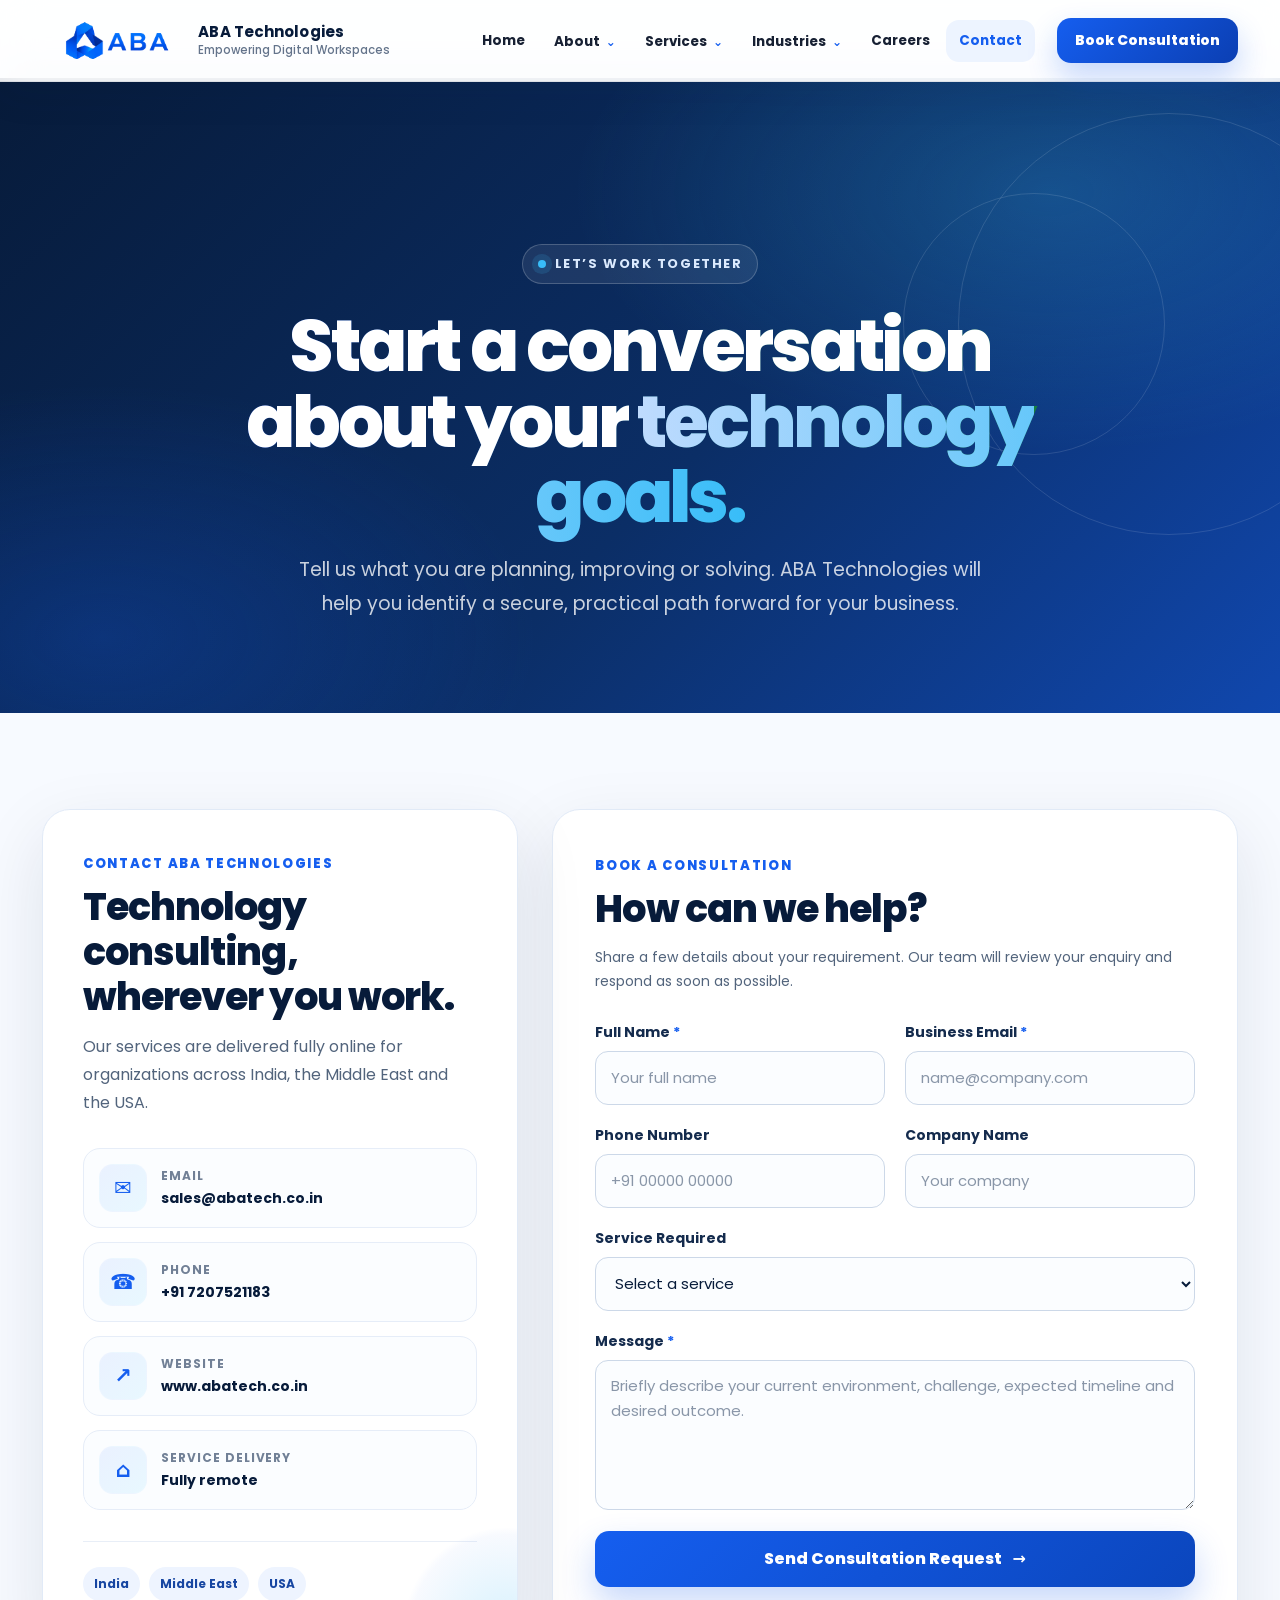
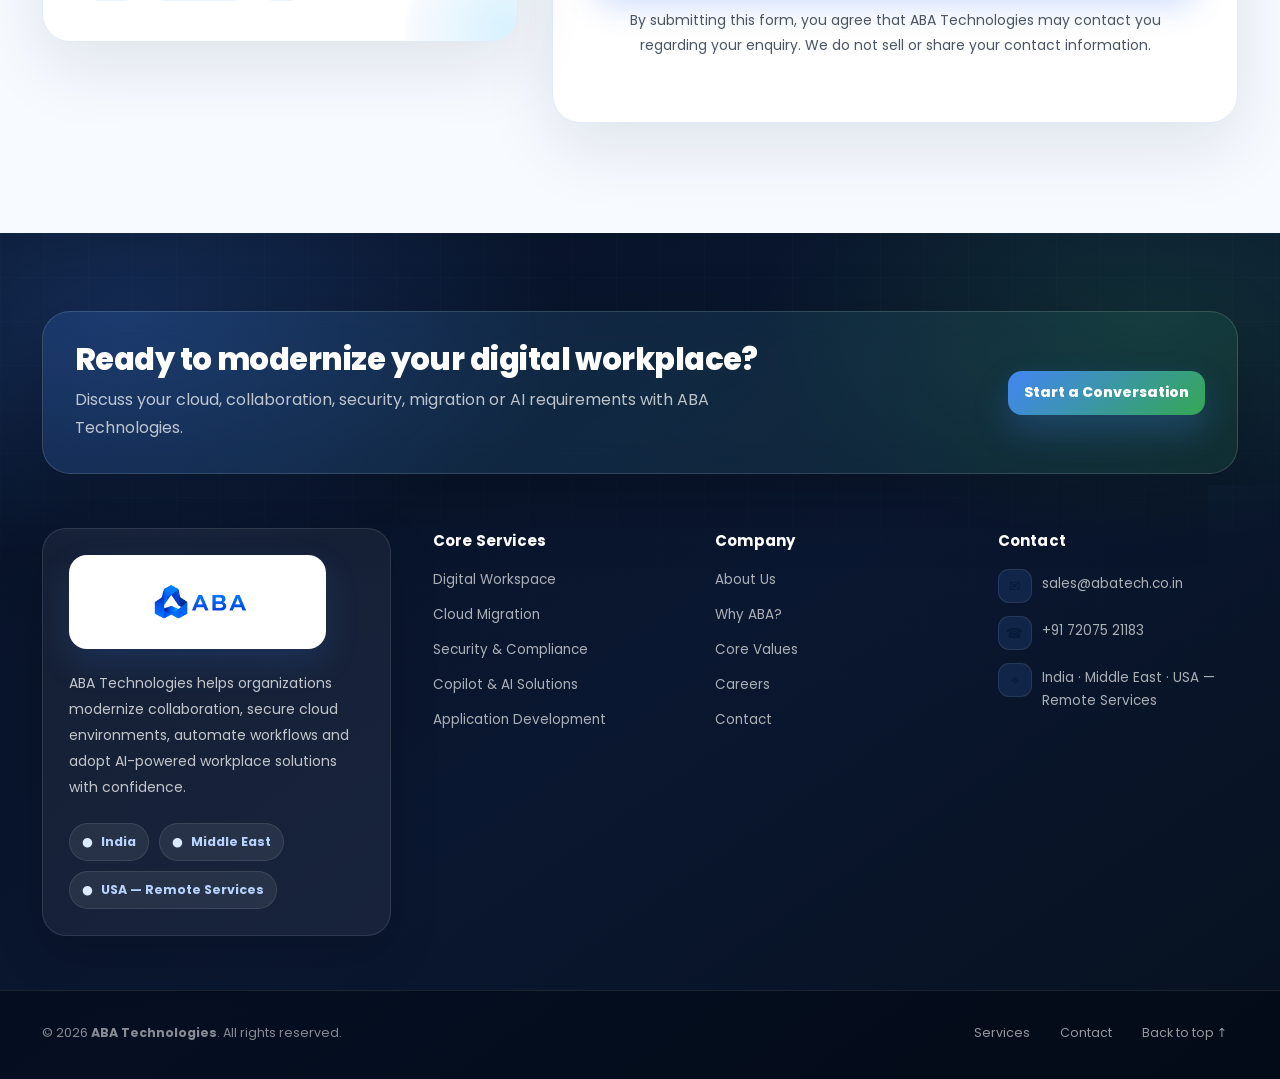
<file: contact.html>
<!DOCTYPE html>
<html lang="en">
<head>
  <!-- Google tag (gtag.js) -->
<script async src="https://www.googletagmanager.com/gtag/js?id=G-93PCPDZCBR"></script>
<script>
  window.dataLayer = window.dataLayer || [];
  function gtag(){dataLayer.push(arguments);}
  gtag('js', new Date());

  gtag('config', 'G-93PCPDZCBR');
</script>
  <meta charset="utf-8" />
  <meta name="viewport" content="width=device-width, initial-scale=1" />

  <title>Contact ABA Technologies | Cloud, Collaboration, Security &amp; AI Consulting</title>
  <meta name="description" content="Contact ABA Technologies for Microsoft 365, Google Workspace, cloud migration, identity, endpoint security, collaboration, managed support and AI consulting across India, the Middle East and USA." />
  <meta name="author" content="ABA Technologies" />
  <meta name="theme-color" content="#071B3A" />
  <meta name="robots" content="index, follow, max-image-preview:large, max-snippet:-1, max-video-preview:-1" />

  <!-- Canonical -->
  <link rel="canonical" href="https://abatech.co.in/contact.html" />

  <!-- Favicon -->
  <link rel="icon" type="image/png" href="favicon.png" />
  <link rel="apple-touch-icon" href="apple-touch-icon.png" />

  <!-- Open Graph -->
  <meta property="og:locale" content="en_IN" />
  <meta property="og:type" content="website" />
  <meta property="og:site_name" content="ABA Technologies" />
  <meta property="og:title" content="Contact ABA Technologies | Cloud, Collaboration, Security &amp; AI Consulting" />
  <meta property="og:description" content="Talk to ABA Technologies about Microsoft 365, Google Workspace, cloud migration, security, identity, collaboration, managed support and AI solutions." />
  <meta property="og:url" content="https://abatech.co.in/contact.html" />
  <meta property="og:image" content="https://abatech.co.in/logo.png" />
  <meta property="og:image:type" content="image/png" />
  <meta property="og:image:alt" content="ABA Technologies cloud and cybersecurity consulting" />

  <!-- X / Twitter -->
  <meta name="twitter:card" content="summary" />
  <meta name="twitter:title" content="Contact ABA Technologies | Cloud, Collaboration, Security &amp; AI Consulting" />
  <meta name="twitter:description" content="Connect with ABA Technologies for Microsoft 365, Google Workspace, cloud migration, security and AI consulting." />
  <meta name="twitter:image" content="https://abatech.co.in/logo.png" />
  <meta name="twitter:image:alt" content="ABA Technologies logo" />


  <!-- Fonts -->
  <link rel="preconnect" href="https://fonts.googleapis.com" />
  <link rel="preconnect" href="https://fonts.gstatic.com" crossorigin />
  <link href="https://fonts.googleapis.com/css2?family=Poppins:wght@300;400;500;600;700;800&display=swap" rel="stylesheet" />

  <style>
    /* =====================================================
       MODERN UI/UX REFRESH
       Improvements made:
       - More consistent spacing and section rhythm
       - Better responsive design for mobile/tablet/desktop
       - Modern SaaS-style colors, glass effects and cards
       - Cleaner navigation, hover states and visual hierarchy
       - Fixed broken Why section layout without changing text
       - Improved typography, shadows, radius and CTA areas
       ===================================================== */

    :root{
      --bg:#07111f;
      --bg2:#0f172a;
      --surface:rgba(255,255,255,0.065);
      --surface-strong:rgba(255,255,255,0.10);
      --surface-light:#ffffff;
      --stroke:rgba(255,255,255,0.12);
      --text:#f8fafc;
      --text-dark:#0f172a;
      --muted:rgba(255,255,255,0.74);
      --muted2:rgba(255,255,255,0.58);
      --muted-dark:#4b5563;
      --blue:#4285F4;
      --green:#34A853;
      --yellow:#FBBC05;
      --danger:#ef4444;
      --shadow:0 24px 70px rgba(0,0,0,0.32);
      --shadow-soft:0 16px 44px rgba(15,23,42,0.12);
      --radius:18px;
      --radius-lg:28px;
      --max:1240px;
      --navH:78px;
    }

    *{
      box-sizing:border-box;
    }

    html{
      scroll-behavior:smooth;
    }

    body{
      margin:0;
      font-family:'Poppins',system-ui,-apple-system,Segoe UI,Roboto,Arial,sans-serif;
      color:var(--text);
      background:
        radial-gradient(900px 520px at 5% 5%, rgba(66,133,244,0.18), transparent 60%),
        radial-gradient(800px 520px at 92% 12%, rgba(52,168,83,0.16), transparent 58%),
        linear-gradient(180deg,#07111f 0%,#0f172a 52%,#081226 100%);
      overflow-x:hidden;
    }

    a{
      color:inherit;
      text-decoration:none;
    }

    img{
      max-width:100%;
      display:block;
    }

    .container{
      width:100%;
      max-width:var(--max);
      margin:0 auto;
      padding:0 22px;
    }

    .skip-link{
      position:absolute;
      left:-999px;
      top:10px;
      background:#111827;
      color:#fff;
      padding:10px 14px;
      border-radius:10px;
      z-index:2000;
    }

    .skip-link:focus{
      left:10px;
    }

    /* ================= NAV ================= */

    nav{
      position:fixed;
      top:0;
      left:0;
      right:0;
      height:var(--navH);
      z-index:1000;
      background:rgba(255,255,255,0.92);
      border-bottom:1px solid rgba(15,23,42,0.08);
      backdrop-filter:blur(18px);
      -webkit-backdrop-filter:blur(18px);
      box-shadow:0 10px 30px rgba(15,23,42,0.06);
    }

    .nav-inner{
      height:100%;
      display:flex;
      align-items:center;
      justify-content:space-between;
      gap:18px;
    }

    .brand{
      display:flex;
      align-items:center;
      gap:12px;
      min-width:210px;
    }

  .brand img{
      height:52px;
      width:auto;
  }

    .brand .name{
      display:flex;
      flex-direction:column;
      line-height:1.08;
    }

    .brand .name strong{
      font-size:13px;
      letter-spacing:.1px;
      color:#111827;
    }

    .brand .name span{
      margin-top:4px;
      font-size:11px;
      color:#64748b;
      font-weight:500;
    }

    .nav-links{
      display:flex;
      align-items:center;
      justify-content:center;
      gap:4px;
      flex:1;
    }

    .nav-links a,
    .nav-links button{
      color:#111827;
      font-weight:650;
      font-size:14px;
      padding:10px 12px;
      border-radius:12px;
      border:0;
      background:transparent;
      cursor:pointer;
      transition:background .2s ease, color .2s ease, transform .2s ease;
      font-family:inherit;
      white-space:nowrap;
    }

    .nav-links a:hover,
    .nav-links button:hover{
      background:#f1f5f9;
      color:#2563eb;
    }

    .nav-right{
      display:flex;
      align-items:center;
      gap:10px;
    }

    .btn{
      display:inline-flex;
      align-items:center;
      justify-content:center;
      border-radius:14px;
      padding:11px 16px;
      font-size:14px;
      font-weight:750;
      border:1px solid rgba(15,23,42,0.12);
      background:#ffffff;
      color:#111827;
      transition:transform .22s ease, box-shadow .22s ease, background .22s ease, border-color .22s ease;
      user-select:none;
      cursor:pointer;
      min-height:44px;
    }

    .btn:hover{
      transform:translateY(-2px);
      box-shadow:0 14px 30px rgba(15,23,42,0.12);
      border-color:rgba(66,133,244,0.25);
    }

    .btn.primary{
      border:0;
      background:linear-gradient(135deg,#4285F4 0%,#34A853 100%);
      color:#ffffff;
      box-shadow:0 16px 34px rgba(66,133,244,0.25);
    }

    .btn.primary:hover{
      filter:brightness(1.04);
      box-shadow:0 18px 42px rgba(52,168,83,0.25);
    }

    .menu-btn{
      display:none;
      width:44px;
      height:44px;
      border-radius:14px;
      border:1px solid rgba(15,23,42,0.10);
      background:#fff;
      color:#111827;
      font-size:20px;
      cursor:pointer;
      transition:.2s ease;
    }

    .menu-btn:hover{
      background:#f8fafc;
    }

    /* Dropdown */
    .dropdown{
      position:relative;
    }

    .dropdown-menu{
      position:absolute;
      top:calc(100% + 14px);
      left:0;
      min-width:240px;
      background:#fff;
      border-radius:18px;
      padding:10px;
      border:1px solid rgba(15,23,42,0.08);
      box-shadow:0 24px 60px rgba(15,23,42,0.14);
      opacity:0;
      visibility:hidden;
      transform:translateY(10px);
      transition:.22s ease;
    }

    .dropdown:hover .dropdown-menu,
    .dropdown.open .dropdown-menu,
    .dropdown:focus-within .dropdown-menu{
      opacity:1;
      visibility:visible;
      transform:translateY(0);
    }

    .dropdown-menu a{
      display:block;
      padding:11px 12px;
      border-radius:12px;
      color:#111827;
      font-weight:650;
    }

    .dropdown-menu a:hover{
      background:#f1f5f9;
      color:#2563eb;
    }

    .mega-menu{
    width:min(1450px,calc(100vw - 60px));
    display:grid;
    grid-template-columns:260px repeat(4,1fr);
    gap:30px;
    padding:40px;
    left:50%;
    transform:translate(-50%,10px);
    border-radius:28px;
}

    .dropdown:hover .mega-menu,
    .dropdown.open .mega-menu,
    .dropdown:focus-within .mega-menu{
      transform:translate(-50%,0);
    }

    .mega-column h4{
      color:#2563eb;
      margin:0 0 12px;
      font-size:16px;
    }

    .mega-column a{
      padding:9px 0;
      color:#334155;
    }
.mega-side{
    background:#f8fbff;
    border-radius:20px;
    padding:25px;
}

.mega-side h3{
    color:#2563eb;
    font-size:28px;
    line-height:1.3;
    margin:0 0 20px;
}

.mega-side p{
    color:#555;
    line-height:1.8;
    font-size:15px;
    margin-bottom:25px;
}

.mega-btn{
    display:inline-block;
    background:#2563eb;
    color:#fff;
    padding:12px 24px;
    border-radius:10px;
    font-weight:600;
    text-decoration:none;
    transition:.3s;
}

.mega-btn:hover{
    background:#1d4ed8;
}
    /* Mobile panel */
    .menu-panel{
      position:fixed;
      top:var(--navH);
      left:0;
      right:0;
      background:#fff;
      border-bottom:1px solid rgba(15,23,42,0.08);
      box-shadow:0 24px 60px rgba(15,23,42,0.14);
      z-index:999;
      display:none;
    }

    .menu-panel.open{
      display:block;
    }

    .menu-panel .container{
      padding:14px 22px 20px;
      display:flex;
      flex-direction:column;
      gap:4px;
    }

    .menu-panel a{
      padding:16px 0;
      border-bottom:1px solid #e5e7eb;
      color:#111827;
      font-weight:750;
      font-size:18px;
    }

    main{
      padding-top:var(--navH);
    }

    section[id]{
      scroll-margin-top:calc(var(--navH) + 20px);
    }

    /* ================= HERO ================= */

    header.hero{
      position:relative;
      min-height:calc(100vh - var(--navH));
      display:flex;
      align-items:center;
      padding:92px 0 70px;
      overflow:hidden;
      isolation:isolate;
    }

    .hero::before{
      content:"";
      position:absolute;
      inset:0;
      background:
        linear-gradient(90deg, rgba(255,255,255,0.92), rgba(255,255,255,0.70), rgba(255,255,255,0.40)),
        url('hero-bg.jpg');
      background-size:cover;
      background-position:center;
      z-index:-2;
    }

    .hero::after{
      content:"";
      position:absolute;
      inset:0;
      background:
        radial-gradient(700px 380px at 12% 20%, rgba(66,133,244,0.20), transparent 62%),
        radial-gradient(620px 360px at 82% 70%, rgba(52,168,83,0.18), transparent 62%);
      z-index:-1;
    }

    .hero-grid{
      display:grid;
      grid-template-columns:minmax(0,1.15fr) minmax(330px,.85fr);
      gap:44px;
      align-items:center;
    }

    .eyebrow{
      display:inline-flex;
      gap:10px;
      align-items:center;
      padding:9px 14px;
      border-radius:999px;
      border:1px solid rgba(66,133,244,0.18);
      background:rgba(255,255,255,0.64);
      color:#111827;
      font-size:13px;
      font-weight:650;
      width:fit-content;
      backdrop-filter:blur(12px);
      box-shadow:0 10px 30px rgba(15,23,42,0.08);
    }

    .dot{
      width:9px;
      height:9px;
      border-radius:999px;
      background:linear-gradient(90deg,var(--blue),var(--green));
      box-shadow:0 0 0 7px rgba(66,133,244,0.12);
    }

    h1{
      margin:18px 0 14px;
      font-size:clamp(36px,4.8vw,64px);
      line-height:1.04;
      letter-spacing:-1.05px;
      font-weight:800;
      background:linear-gradient(90deg,#1d4ed8,#15803d);
      -webkit-background-clip:text;
      background-clip:text;
      color:transparent;
    }

    .hero p{
      margin:0;
      color:#1f2937;
      font-size:clamp(15px,1.35vw,18px);
      line-height:1.78;
      max-width:66ch;
    }

    .hero-actions{
      display:flex;
      flex-wrap:wrap;
      gap:13px;
      margin-top:26px;
    }

    .trustbar{
      margin-top:24px;
      display:flex;
      flex-wrap:wrap;
      gap:10px;
      color:#334155;
      font-size:13px;
      align-items:center;
    }

    .pill{
      display:inline-flex;
      align-items:center;
      gap:8px;
      padding:9px 12px;
      border-radius:999px;
      background:rgba(255,255,255,0.60);
      border:1px solid rgba(255,255,255,0.48);
      backdrop-filter:blur(12px);
      box-shadow:0 10px 24px rgba(15,23,42,0.07);
      font-weight:600;
    }

    .check{
      width:17px;
      height:17px;
      border-radius:7px;
      display:inline-grid;
      place-items:center;
      background:rgba(52,168,83,0.15);
      border:1px solid rgba(52,168,83,0.25);
      color:#15803d;
      font-size:12px;
      font-weight:800;
    }

    .hero-floating-badges{
      display:flex;
      flex-wrap:wrap;
      gap:12px;
      margin-top:28px;
    }

    .floating-badge{
      padding:12px 16px;
      border-radius:16px;
      background:rgba(255,255,255,0.68);
      color:#0f172a;
      border:1px solid rgba(255,255,255,0.55);
      box-shadow:0 15px 38px rgba(15,23,42,.10);
      backdrop-filter:blur(12px);
      font-size:13px;
      font-weight:750;
      animation:floatY 4s ease-in-out infinite;
    }

    .floating-badge:nth-child(2){
      animation-delay:.6s;
    }

    .floating-badge:nth-child(3){
      animation-delay:1.2s;
    }

    @keyframes floatY{
      0%,100%{transform:translateY(0);}
      50%{transform:translateY(-7px);}
    }

    .hero-card{
      border-radius:var(--radius-lg);
      background:rgba(255,255,255,0.58);
      border:1px solid rgba(255,255,255,0.55);
      box-shadow:0 28px 80px rgba(15,23,42,0.18);
      padding:20px;
      position:relative;
      overflow:hidden;
      backdrop-filter:blur(18px);
    }

    .hero-card::before{
      content:"";
      position:absolute;
      inset:-90px -90px;
      background:
        radial-gradient(270px 220px at 25% 25%, rgba(66,133,244,0.14), transparent 62%),
        radial-gradient(270px 220px at 77% 62%, rgba(52,168,83,0.14), transparent 62%);
      pointer-events:none;
    }

    .stat-grid{
      display:grid;
      grid-template-columns:1fr 1fr;
      gap:14px;
      position:relative;
    }

    .stat{
      border-radius:18px;
      padding:18px;
      border:1px solid rgba(255,255,255,0.62);
      background:rgba(255,255,255,0.52);
      backdrop-filter:blur(10px);
      min-height:148px;
      transition:.22s ease;
    }

    .stat:hover{
      transform:translateY(-3px);
      background:rgba(255,255,255,0.72);
    }

    .stat strong{
      display:block;
      font-size:17px;
      margin-bottom:8px;
      color:#111827;
    }

    .stat span{
      color:#334155;
      font-size:12.8px;
      line-height:1.62;
      display:block;
    }

    /* ================= GLOBAL SECTIONS ================= */

    section{
      padding:84px 0;
      position:relative;
    }

    .section-title{
      display:flex;
      align-items:flex-end;
      justify-content:space-between;
      gap:18px;
      margin-bottom:20px;
    }

    h2{
      margin:0;
      font-size:clamp(26px,2.6vw,38px);
      letter-spacing:-0.55px;
      line-height:1.15;
      font-weight:800;
      color:#ffffff;
    }

    h3{
      line-height:1.25;
    }

    .subhead{
      margin:12px 0 0;
      color:var(--muted);
      line-height:1.8;
      max-width:80ch;
      font-size:15.5px;
    }

    /* ================= CARDS ================= */

    .grid{
      display:grid;
      grid-template-columns:repeat(12,1fr);
      gap:18px;
      margin-top:30px;
    }

    .card{
      grid-column:span 6;
      background:linear-gradient(180deg,rgba(255,255,255,0.085),rgba(255,255,255,0.055));
      border:1px solid var(--stroke);
      border-radius:22px;
      padding:26px;
      box-shadow:var(--shadow-soft);
      transition:transform .25s ease, background .25s ease, border-color .25s ease;
      min-height:238px;
    }

    .card:hover{
      transform:translateY(-5px);
      background:rgba(255,255,255,0.105);
      border-color:rgba(66,133,244,0.25);
    }

    .services-grid{
      display:grid;
      grid-template-columns:repeat(3,minmax(0,1fr));
      gap:20px;
      margin-top:34px;
    }

    .service-card-link{
      position:relative;
      display:flex;
      flex-direction:column;
      min-height:100%;
      padding:26px;
      overflow:hidden;
      border-radius:24px;
      color:inherit;
      background:
        radial-gradient(280px 180px at 100% 0%,rgba(66,133,244,.15),transparent 68%),
        linear-gradient(180deg,rgba(255,255,255,.095),rgba(255,255,255,.05));
      border:1px solid rgba(255,255,255,.12);
      box-shadow:0 18px 48px rgba(0,0,0,.18);
      transition:transform .28s ease,border-color .28s ease,background .28s ease,box-shadow .28s ease;
      isolation:isolate;
    }

    .service-card-link::before{
      content:"";
      position:absolute;
      inset:0 auto 0 0;
      width:3px;
      background:linear-gradient(180deg,#4285F4,#34A853);
      opacity:.75;
      transition:width .28s ease,opacity .28s ease;
    }

    .service-card-link:hover{
      transform:translateY(-7px);
      border-color:rgba(118,164,255,.36);
      background:
        radial-gradient(320px 210px at 100% 0%,rgba(66,133,244,.21),transparent 68%),
        linear-gradient(180deg,rgba(255,255,255,.12),rgba(255,255,255,.065));
      box-shadow:0 28px 70px rgba(0,0,0,.25);
    }

    .service-card-link:hover::before{width:5px;opacity:1;}

    .service-card-top{
      display:flex;
      align-items:flex-start;
      justify-content:space-between;
      gap:18px;
      margin-bottom:20px;
    }

    .service-icon{
      width:54px;
      height:54px;
      flex:0 0 54px;
      display:grid;
      place-items:center;
      border-radius:17px;
      color:#dbeafe;
      background:linear-gradient(145deg,rgba(66,133,244,.24),rgba(52,168,83,.14));
      border:1px solid rgba(255,255,255,.16);
      box-shadow:0 16px 34px rgba(0,0,0,.2);
    }

    .service-icon svg{width:27px;height:27px;stroke:currentColor;}

    .service-number{
      color:rgba(255,255,255,.34);
      font-size:12px;
      font-weight:800;
      letter-spacing:.12em;
    }

    .service-card-link h3{
      margin:0 0 11px;
      color:#fff;
      font-size:20px;
      line-height:1.35;
    }

    .service-card-link p{
      margin:0;
      color:rgba(255,255,255,.7);
      font-size:14px;
      line-height:1.78;
    }

    .service-tags{
      display:flex;
      flex-wrap:wrap;
      gap:8px;
      margin-top:20px;
    }

    .service-tags span{
      padding:7px 10px;
      border-radius:999px;
      color:#cfe1ff;
      background:rgba(66,133,244,.10);
      border:1px solid rgba(126,171,255,.14);
      font-size:11.5px;
      font-weight:650;
    }

    .service-card-footer{
      display:flex;
      align-items:center;
      justify-content:space-between;
      gap:14px;
      margin-top:auto;
      padding-top:24px;
      color:#a9c8ff;
      font-size:13px;
      font-weight:800;
    }

    .service-arrow{
      width:36px;
      height:36px;
      display:grid;
      place-items:center;
      border-radius:12px;
      background:rgba(255,255,255,.08);
      border:1px solid rgba(255,255,255,.11);
      transition:transform .25s ease,background .25s ease;
    }

    .service-card-link:hover .service-arrow{
      transform:translateX(4px);
      background:rgba(66,133,244,.22);
    }

    .services-page-action{
      display:flex;
      justify-content:center;
      margin-top:36px;
    }

    .services-page-action .btn{min-width:220px;}

    @media (max-width:1050px){
      .services-grid{grid-template-columns:repeat(2,minmax(0,1fr));}
    }

    @media (max-width:680px){
      .services-grid{grid-template-columns:1fr;gap:16px;}
      .service-card-link{padding:23px;}
    }

    /* ================= ACHIEVEMENTS ================= */

    .achievements{
      padding-top:46px;
    }

    .achievement-wrap{
      display:grid;
      grid-template-columns:repeat(4,1fr);
      gap:18px;
      margin-top:28px;
    }

    .achievement-card{
      padding:30px 22px;
      border-radius:24px;
      background:linear-gradient(180deg,rgba(255,255,255,0.09),rgba(255,255,255,0.055));
      border:1px solid rgba(255,255,255,0.12);
      text-align:center;
      box-shadow:var(--shadow-soft);
      transition:transform .25s ease, background .25s ease;
    }

    .achievement-card:hover{
      transform:translateY(-5px);
      background:rgba(255,255,255,0.105);
    }

    .achievement-number{
      font-size:clamp(30px,4vw,44px);
      font-weight:800;
      line-height:1;
      margin-bottom:12px;
      background:linear-gradient(90deg,#4285F4,#34A853,#FBBC05);
      -webkit-background-clip:text;
      background-clip:text;
      color:transparent;
    }

    .achievement-label{
      color:var(--muted);
      font-size:14px;
      line-height:1.75;
    }

    /* ================= TRUSTED STRIP ================= */

    .trusted-strip{
      margin-top:30px;
      overflow:hidden;
      border-radius:22px;
      border:1px solid rgba(255,255,255,0.12);
      background:rgba(255,255,255,0.055);
      padding:18px 0;
      position:relative;
      box-shadow:var(--shadow-soft);
    }

    .trusted-strip::before,
    .trusted-strip::after{
      content:"";
      position:absolute;
      top:0;
      bottom:0;
      width:90px;
      z-index:2;
      pointer-events:none;
    }

    .trusted-strip::before{
      left:0;
      background:linear-gradient(90deg,#0f172a,transparent);
    }

    .trusted-strip::after{
      right:0;
      background:linear-gradient(270deg,#0f172a,transparent);
    }

    .trusted-track{
      display:flex;
      gap:18px;
      width:max-content;
      animation:marquee 30s linear infinite;
      padding-left:18px;
    }

    .trusted-pill{
      min-width:190px;
      padding:14px 18px;
      border-radius:15px;
      background:rgba(255,255,255,0.08);
      border:1px solid rgba(255,255,255,0.12);
      color:#dbeafe;
      font-weight:750;
      text-align:center;
      letter-spacing:.1px;
      box-shadow:0 10px 28px rgba(0,0,0,0.12);
    }

    @keyframes marquee{
      from{transform:translateX(0);}
      to{transform:translateX(-50%);}
    }

    /* ================= WHY CHOOSE US ================= */

    .why-grid{
      display:grid;
      grid-template-columns:repeat(4,1fr);
      gap:18px;
      margin-top:30px;
    }

    .why-card{
      padding:18px;
      border-radius:24px;
      background:linear-gradient(180deg,rgba(255,255,255,0.09),rgba(255,255,255,0.055));
      border:1px solid rgba(255,255,255,0.12);
      box-shadow:var(--shadow-soft);
      transition:.25s ease;
      position:relative;
      overflow:hidden;
    }

    .why-card::before{
      content:"";
      position:absolute;
      top:-70px;
      right:-70px;
      width:150px;
      height:150px;
      background:radial-gradient(circle, rgba(66,133,244,0.18), transparent 65%);
      pointer-events:none;
    }

    .why-card:hover{
      transform:translateY(-6px);
      background:rgba(255,255,255,0.105);
    }

    .why-image{
      width:100%;
      height:210px;
      object-fit:cover;
      border-radius:18px;
      margin-bottom:18px;
      border:1px solid rgba(255,255,255,0.12);
    }

    .why-card h3{
      margin:0 0 10px;
      font-size:18px;
      color:white;
    }

    .why-card p{
      margin:0;
      color:var(--muted);
      line-height:1.8;
      font-size:14px;
    }

    /* ================= LIGHT SECTION ================= */

    .section-light{
      background:
        radial-gradient(700px 380px at 18% 20%, rgba(66,133,244,0.09), transparent 62%),
        linear-gradient(180deg,#ffffff,#f4f8ff);
      color:#111827;
    }

    .section-light h2,
    .section-light h3,
    .section-light h4{
      color:#111827;
    }

    .section-light .subhead{
      color:#4b5563;
    }

    /* ================= PROCESS ================= */

    .process-wrap{
      display:grid;
      grid-template-columns:repeat(4,1fr);
      gap:18px;
      margin-top:30px;
    }

    .process-card{
      position:relative;
      padding:28px 24px;
      border-radius:24px;
      background:#ffffff;
      border:1px solid rgba(17,24,39,0.08);
      box-shadow:0 18px 45px rgba(15,23,42,0.10);
      transition:transform .25s ease, box-shadow .25s ease;
    }

    .process-card:hover{
      transform:translateY(-5px);
      box-shadow:0 24px 60px rgba(15,23,42,0.14);
    }

    .process-number{
      display:inline-flex;
      width:46px;
      height:46px;
      align-items:center;
      justify-content:center;
      border-radius:999px;
      font-weight:800;
      color:#ffffff;
      background:linear-gradient(135deg,#4285F4,#34A853);
      margin-bottom:15px;
      box-shadow:0 14px 26px rgba(66,133,244,0.22);
    }

    .process-card p{
      color:#4b5563;
      line-height:1.8;
      margin:0;
      font-size:14px;
    }

    /* ================= INDUSTRY ================= */

    .industry-section{
      padding:88px 0;
      background:linear-gradient(180deg,#ffffff,#f5f9ff);
    }

    .industry-section .container{
      max-width:var(--max);
    }

    .industry-section .section-title{
      color:#111827;
      text-align:center;
      display:block;
      margin-bottom:15px;
    }

    .industry-section .section-subtitle{
      text-align:center;
      max-width:850px;
      margin:0 auto 50px;
      color:#4b5563;
      font-size:17px;
      line-height:1.85;
    }

    .industry-grid{
      display:grid;
      grid-template-columns:repeat(3,1fr);
      gap:24px;
    }

    .industry-card{
      background:#ffffff;
      border-radius:24px;
      overflow:hidden;
      box-shadow:0 18px 45px rgba(15,23,42,.10);
      border:1px solid rgba(15,23,42,0.06);
      transition:transform .3s ease, box-shadow .3s ease;
    }

    .industry-card:hover{
      transform:translateY(-8px);
      box-shadow:0 28px 60px rgba(66,133,244,0.18);
    }

    .industry-card img{
      width:100%;
      height:240px;
      object-fit:cover;
    }

    .industry-content{
      padding:26px;
    }

    .industry-content h3{
      color:#111827;
      margin:0 0 14px;
      font-size:20px;
    }

    .industry-content p{
      color:#4b5563;
      line-height:1.82;
      margin:0;
      font-size:14.5px;
    }

    /* ================= TESTIMONIALS ================= */

    .testimonials{
      position:relative;
      overflow:hidden;
    }

    .testimonial-slider{
      position:relative;
      margin-top:30px;
      overflow:hidden;
    }

    .testimonial-track{
      display:flex;
      transition:transform .6s ease;
      will-change:transform;
    }

    .testimonial-slide{
      min-width:100%;
      padding:4px;
    }

    .testimonial-card{
      background:linear-gradient(180deg,rgba(255,255,255,0.09),rgba(255,255,255,0.055));
      border:1px solid rgba(255,255,255,0.12);
      border-radius:28px;
      padding:34px;
      box-shadow:var(--shadow-soft);
      display:grid;
      grid-template-columns:1.35fr .85fr;
      gap:26px;
      align-items:center;
    }

    .testimonial-quote{
      font-size:17px;
      line-height:1.9;
      color:var(--text);
      margin:0 0 22px;
    }

    .testimonial-person{
      display:flex;
      align-items:center;
      gap:14px;
    }

    .person-avatar{
      width:60px;
      height:60px;
      border-radius:999px;
      display:grid;
      place-items:center;
      font-weight:800;
      color:#ffffff;
      background:linear-gradient(135deg,#4285F4,#34A853,#FBBC05);
      box-shadow:0 12px 28px rgba(0,0,0,0.18);
    }

    .person-meta strong{
      display:block;
      color:#fff;
      font-size:15px;
      margin-bottom:4px;
    }

    .person-meta span{
      color:var(--muted2);
      font-size:13px;
    }

    .testimonial-side{
      border-radius:22px;
      background:rgba(255,255,255,0.07);
      border:1px solid rgba(255,255,255,0.10);
      padding:22px;
    }

    .testimonial-side h4{
      margin:0 0 10px;
      color:#fff;
      font-size:18px;
    }

    .testimonial-side ul{
      margin:0;
      padding-left:18px;
      color:var(--muted);
      line-height:1.9;
      font-size:14px;
    }

    .testimonial-controls{
      display:flex;
      justify-content:center;
      align-items:center;
      gap:12px;
      margin-top:24px;
    }

    .testimonial-btn{
      width:44px;
      height:44px;
      border-radius:14px;
      border:1px solid rgba(255,255,255,0.14);
      background:rgba(255,255,255,0.07);
      color:#fff;
      cursor:pointer;
      transition:.2s ease;
      font-size:16px;
    }

    .testimonial-btn:hover{
      transform:translateY(-2px);
      background:rgba(255,255,255,0.12);
    }

    .testimonial-dots{
      display:flex;
      gap:10px;
    }

    .testimonial-dot{
      width:10px;
      height:10px;
      border-radius:999px;
      background:rgba(255,255,255,0.26);
      border:none;
      cursor:pointer;
      padding:0;
      transition:.2s ease;
    }

    .testimonial-dot.active{
      width:30px;
      background:linear-gradient(90deg,#4285F4,#34A853);
    }

    /* ================= FAQ ================= */

    .faq-wrap{
      display:grid;
      grid-template-columns:1fr 1fr;
      gap:18px;
      margin-top:30px;
    }

    .faq-item{
      background:linear-gradient(180deg,rgba(255,255,255,0.085),rgba(255,255,255,0.055));
      border:1px solid rgba(255,255,255,0.12);
      border-radius:20px;
      overflow:hidden;
      box-shadow:var(--shadow-soft);
    }

    .faq-question{
      width:100%;
      text-align:left;
      background:transparent;
      border:none;
      color:#fff;
      padding:21px 22px;
      cursor:pointer;
      font-family:inherit;
      font-size:15.5px;
      font-weight:750;
      display:flex;
      align-items:center;
      justify-content:space-between;
      gap:16px;
    }

    .faq-question span:last-child{
      font-size:22px;
      color:#9cc1ff;
      transition:transform .25s ease;
      flex:none;
    }

    .faq-item.active .faq-question span:last-child{
      transform:rotate(45deg);
    }

    .faq-answer{
      max-height:0;
      overflow:hidden;
      transition:max-height .35s ease;
      padding:0 22px;
    }

    .faq-answer p{
      margin:0;
      padding:0 0 21px;
      color:var(--muted);
      line-height:1.9;
      font-size:14px;
    }

    /* ================= CTA ================= */

    .cta-banner{
      padding-top:34px;
      padding-bottom:34px;
    }

    .cta-panel{
      position:relative;
      overflow:hidden;
      border-radius:30px;
      padding:36px 32px;
      background:
        radial-gradient(340px 220px at 15% 15%, rgba(66,133,244,0.22), transparent 70%),
        linear-gradient(135deg, rgba(66,133,244,0.18), rgba(52,168,83,0.15), rgba(251,188,5,0.10));
      border:1px solid rgba(255,255,255,0.16);
      box-shadow:0 24px 70px rgba(0,0,0,0.20);
      display:flex;
      justify-content:space-between;
      align-items:center;
      gap:24px;
    }

    .cta-panel::before{
      content:"";
      position:absolute;
      inset:auto -100px -100px auto;
      width:240px;
      height:240px;
      background:radial-gradient(circle, rgba(255,255,255,0.16), transparent 70%);
    }

    .cta-copy{
      position:relative;
    }

    .cta-copy h2{
      margin-bottom:10px;
    }

    .cta-copy p{
      margin:0;
      color:var(--muted);
      line-height:1.82;
      max-width:72ch;
    }

    .cta-actions{
      position:relative;
      display:flex;
      gap:12px;
      flex-wrap:wrap;
      flex-shrink:0;
    }

    /* ================= CONTACT SECTION ================= */

    .contact-upgrade{
      padding-top:76px;
    }

    .contact-upgrade-wrap{
      display:grid;
      grid-template-columns:1fr 1fr;
      gap:24px;
      margin-top:30px;
      align-items:start;
    }

    .contact-info-card,
    .contact-form-card{
      padding:30px;
      border-radius:28px;
      box-shadow:0 20px 50px rgba(15,23,42,0.12);
    }

    .contact-info-card{
      background:linear-gradient(180deg,#0f172a,#111827);
      border:1px solid rgba(255,255,255,0.10);
    }

    .contact-point{
      display:flex;
      gap:15px;
      margin-bottom:22px;
    }

    .contact-point:last-child{
      margin-bottom:0;
    }

    .contact-icon{
      width:48px;
      height:48px;
      border-radius:16px;
      display:grid;
      place-items:center;
      background:linear-gradient(135deg, rgba(66,133,244,0.22), rgba(52,168,83,0.18));
      border:1px solid rgba(255,255,255,0.12);
      flex-shrink:0;
      font-size:21px;
    }

    .contact-point h4{
      margin:0 0 6px;
      color:#fff;
      font-size:16px;
    }

    .contact-point p{
      margin:0;
      color:var(--muted);
      line-height:1.82;
      font-size:14px;
    }

    .contact-form-card{
      background:#ffffff;
      border:1px solid rgba(17,24,39,0.08);
      color:#111827;
    }

    .contact-form-card h3{
      margin:0 0 10px;
      font-size:25px;
      color:#111827;
    }

    .contact-form-card p{
      margin:0 0 22px;
      color:#4b5563;
      line-height:1.8;
      font-size:14px;
    }

    .form-grid{
      display:grid;
      grid-template-columns:1fr 1fr;
      gap:14px;
    }

    .field{
      display:flex;
      flex-direction:column;
      gap:8px;
    }

    .field.full{
      grid-column:1 / -1;
    }

    .field label{
      font-size:13px;
      font-weight:750;
      color:#111827;
    }

    .field input,
    .field textarea{
      width:100%;
      border:1px solid #d1d5db;
      border-radius:15px;
      padding:14px;
      font-family:inherit;
      font-size:14px;
      outline:none;
      transition:border-color .2s ease, box-shadow .2s ease, background .2s ease;
      background:#f8fafc;
    }

    .field input:focus,
    .field textarea:focus{
      border-color:#4285F4;
      box-shadow:0 0 0 4px rgba(66,133,244,0.12);
      background:#fff;
    }

    .field textarea{
      resize:vertical;
      min-height:132px;
    }

    .form-submit{
      margin-top:17px;
      display:flex;
      align-items:center;
      gap:12px;
      flex-wrap:wrap;
    }

    .submit-btn{
      display:inline-flex;
      align-items:center;
      justify-content:center;
      padding:14px 18px;
      border:none;
      border-radius:15px;
      font-family:inherit;
      font-size:14px;
      font-weight:800;
      cursor:pointer;
      background:linear-gradient(90deg,#4285F4,#34A853);
      color:#ffffff;
      box-shadow:0 14px 30px rgba(66,133,244,0.20);
      transition:transform .2s ease, filter .2s ease;
    }

    .submit-btn:hover{
      transform:translateY(-2px);
      filter:brightness(1.04);
    }

    .form-note{
      color:#6b7280;
      font-size:13px;
      line-height:1.5;
    }

    .success-message{
      margin-top:16px;
      padding:14px 16px;
      border-radius:15px;
      background:#ecfdf5;
      border:1px solid #a7f3d0;
      color:#065f46;
      display:none;
      font-size:14px;
      font-weight:650;
    }

    /* ================= PREMIUM FOOTER ================= */

    .premium-footer{
      position:relative;
      overflow:hidden;
      padding:78px 0 0;
      background:
        radial-gradient(640px 360px at 10% 10%, rgba(66,133,244,0.22), transparent 68%),
        radial-gradient(560px 320px at 90% 10%, rgba(52,168,83,0.16), transparent 70%),
        linear-gradient(145deg,#071226 0%,#0a1730 52%,#07111f 100%);
      text-align:left;
    }

    .premium-footer::before{
      content:"";
      position:absolute;
      inset:0;
      background-image:
        linear-gradient(rgba(255,255,255,0.025) 1px, transparent 1px),
        linear-gradient(90deg, rgba(255,255,255,0.025) 1px, transparent 1px);
      background-size:44px 44px;
      mask-image:linear-gradient(to bottom,rgba(0,0,0,.72),transparent 82%);
      pointer-events:none;
    }

    .footer-cta{
      position:relative;
      z-index:1;
      display:flex;
      align-items:center;
      justify-content:space-between;
      gap:28px;
      padding:30px 32px;
      margin-bottom:54px;
      border:1px solid rgba(255,255,255,0.14);
      border-radius:28px;
      background:linear-gradient(135deg,rgba(66,133,244,0.18),rgba(52,168,83,0.12));
      box-shadow:0 24px 70px rgba(0,0,0,0.24);
      backdrop-filter:blur(16px);
    }

    .footer-cta h2{
      margin:0 0 8px;
      font-size:clamp(24px,2.4vw,36px);
    }

    .footer-cta p{
      margin:0;
      color:rgba(255,255,255,0.72);
      line-height:1.8;
      max-width:720px;
    }

    .footer-main{
      position:relative;
      z-index:1;
      display:grid;
      grid-template-columns:minmax(280px,1.45fr) repeat(3,minmax(150px,1fr));
      gap:42px;
      padding-bottom:54px;
    }

    .footer-brand-card{
      padding:26px;
      border-radius:24px;
      border:1px solid rgba(255,255,255,0.11);
      background:rgba(255,255,255,0.055);
      box-shadow:0 18px 50px rgba(0,0,0,0.16);
    }

    .footer-logo-shell{
      display:inline-flex;
      align-items:center;
      justify-content:center;
      padding:12px 16px;
      margin-bottom:22px;
      border-radius:18px;
      background:#ffffff;
      box-shadow:0 14px 34px rgba(66,133,244,0.16);
    }

    .premium-footer-logo{
      width:225px;
      max-height:70px;
      object-fit:contain;
      margin:0;
      filter:none;
    }

    .premium-footer-text{
      color:rgba(255,255,255,0.74);
      line-height:1.85;
      font-size:14px;
      margin:0 0 22px;
    }

    .premium-locations{
      display:flex;
      gap:10px;
      flex-wrap:wrap;
      margin-top:18px;
    }

    .premium-locations div{
      display:inline-flex;
      align-items:center;
      gap:8px;
      padding:9px 12px;
      border-radius:999px;
      background:rgba(255,255,255,0.07);
      border:1px solid rgba(255,255,255,0.10);
      color:#dbeafe;
      font-size:12.5px;
      font-weight:650;
    }

    .premium-locations strong{color:#b9d3ff;}

    .footer-column h3{
      margin:4px 0 18px;
      color:#ffffff;
      font-size:15px;
      letter-spacing:.2px;
    }

    .footer-column a,
    .footer-column p{
      display:block;
      margin:0 0 12px;
      color:rgba(255,255,255,0.66);
      font-size:13.5px;
      line-height:1.7;
      transition:color .2s ease, transform .2s ease;
    }

    .footer-column a:hover{
      color:#ffffff;
      transform:translateX(3px);
    }

    .footer-contact-item{
      display:flex;
      align-items:flex-start;
      gap:10px;
      margin-bottom:13px;
    }

    .footer-contact-icon{
      width:34px;
      height:34px;
      flex:0 0 34px;
      display:grid;
      place-items:center;
      border-radius:11px;
      background:rgba(66,133,244,0.14);
      border:1px solid rgba(255,255,255,0.09);
      font-size:14px;
    }

    .footer-contact-item a,
    .footer-contact-item p{margin:4px 0 0;}

    footer{
      position:relative;
      z-index:1;
      padding:24px 0 28px;
      border-top:1px solid rgba(255,255,255,0.09);
      background:rgba(1,7,18,0.48);
    }

    .footer-inner{
      display:flex;
      flex-wrap:wrap;
      justify-content:space-between;
      gap:18px;
      align-items:center;
      color:rgba(255,255,255,0.52);
      font-size:12.5px;
    }

    .footer-links{
      display:flex;
      gap:8px;
      flex-wrap:wrap;
    }

    .footer-links a{
      color:rgba(255,255,255,0.58);
      padding:8px 10px;
      border-radius:10px;
      border:1px solid transparent;
      transition:.2s ease;
    }

    .footer-links a:hover{
      color:white;
      border-color:rgba(255,255,255,0.12);
      background:rgba(255,255,255,0.07);
    }

    @media (max-width:992px){
      .footer-main{grid-template-columns:1fr 1fr;}
      .footer-brand-card{grid-column:1 / -1;}
      .footer-cta{align-items:flex-start;flex-direction:column;}
    }

    @media (max-width:620px){
      .premium-footer{padding-top:58px;}
      .footer-cta{padding:25px 22px;margin-bottom:38px;border-radius:22px;}
      .footer-cta .btn{width:100%;}
      .footer-main{grid-template-columns:1fr;gap:28px;padding-bottom:38px;}
      .footer-brand-card{grid-column:auto;padding:22px;}
      .premium-footer-logo{width:205px;}
      .footer-inner{flex-direction:column;text-align:center;}
      .footer-links{justify-content:center;}
    }

    /* ================= ANIMATIONS ================= */

    .reveal{
      opacity:0;
      transform:translateY(26px);
      transition:opacity .7s ease, transform .7s ease;
    }

    .reveal.show{
      opacity:1;
      transform:translateY(0);
    }

    /* ================= RESPONSIVE ================= */

    @media (max-width:1180px){
      .hero-grid{
        grid-template-columns:1fr;
      }

      .hero-card{
        max-width:760px;
      }

      .achievement-wrap,
      .process-wrap{
        grid-template-columns:repeat(2,1fr);
      }

      .why-grid{
        grid-template-columns:repeat(2,1fr);
      }

      .testimonial-card{
        grid-template-columns:1fr;
      }
    }

    @media (max-width:992px){
      .nav-links{
        display:none;
      }

      .menu-btn{
        display:inline-flex;
        align-items:center;
        justify-content:center;
      }

      .brand .name{
        display:none;
      }

      .industry-grid{
        grid-template-columns:repeat(2,1fr);
      }

      .faq-wrap,
      .contact-upgrade-wrap{
        grid-template-columns:1fr;
      }

      .cta-panel{
        flex-direction:column;
        align-items:flex-start;
      }

      .card{
        grid-column:span 12;
      }
    }

    @media (max-width:760px){
      :root{
        --navH:78px;
      }

      .container{
        padding:0 18px;
      }

      header.hero{
        padding:72px 0 52px;
      }

      .btn.primary{
        display:inline-flex;
      }

      .nav-right .btn.primary{
        display:none;
      }

      .stat-grid,
      .achievement-wrap,
      .process-wrap,
      .industry-grid,
      .why-grid,
      .form-grid{
        grid-template-columns:1fr;
      }

      section{
        padding:62px 0;
      }

      .section-title{
        display:block;
      }

      .hero-actions .btn{
        width:100%;
      }

      .trustbar{
        flex-direction:column;
        align-items:flex-start;
      }

      .pill{
        width:100%;
      }

      .floating-badge{
        width:100%;
        text-align:center;
      }

      .testimonial-card{
        padding:24px;
      }

      .cta-panel{
        padding:28px 22px;
        border-radius:24px;
      }

      .contact-info-card,
      .contact-form-card{
        padding:24px;
      }

      .premium-footer-logo{
        width:220px;
      }

      .industry-card img,
      .why-image{
        height:210px;
      }

      .trusted-pill{
        min-width:160px;
      }
    }

    @media (max-width:420px){
      h1{
        font-size:34px;
      }

      .hero p,
      .subhead{
        font-size:14.5px;
      }

      .stat{
        min-height:auto;
      }

      .testimonial-controls{
        flex-wrap:wrap;
      }
    }

    @media (prefers-reduced-motion:reduce){
      html{
        scroll-behavior:auto;
      }

      .card,
      .btn,
      .achievement-card,
      .why-card,
      .process-card,
      .floating-badge,
      .trusted-track,
      .testimonial-track,
      .reveal,
      .industry-card,
      .stat{
        transition:none!important;
        animation:none!important;
      }
    }


    /* =====================================================
       PHASE 3.1 — PACKAGE 1
       Enterprise navigation + premium hero upgrade
       ===================================================== */

    nav{
      height:82px;
      background:rgba(255,255,255,.78);
      border-bottom:1px solid rgba(255,255,255,.55);
      box-shadow:none;
      transition:background .28s ease, box-shadow .28s ease, border-color .28s ease;
    }

    nav.nav-scrolled{
      background:rgba(255,255,255,.95);
      border-color:rgba(15,23,42,.08);
      box-shadow:0 12px 38px rgba(15,23,42,.10);
    }

    .brand img{height:56px;}
    .nav-links{gap:2px;}
    .nav-links a,.nav-links button{font-size:13.5px;padding:10px 11px;}
    .nav-links a[aria-current="page"]{background:#eef5ff;color:#155eef;}
    .nav-right .btn.primary{
      background:linear-gradient(135deg,#155eef,#0b3fb3);
      box-shadow:0 14px 30px rgba(21,94,239,.24);
    }

    header.hero.phase31-hero{
      min-height:860px;
      padding:108px 0 70px;
      background:
        linear-gradient(90deg,rgba(247,250,255,.94) 0%,rgba(247,250,255,.84) 46%,rgba(239,247,255,.66) 100%),
        url('hero-bg.jpg') center/cover no-repeat;
      color:#071b3a;
    }

    .phase31-hero::before{
      background-image:
        linear-gradient(rgba(21,94,239,.045) 1px,transparent 1px),
        linear-gradient(90deg,rgba(21,94,239,.045) 1px,transparent 1px);
      background-size:48px 48px;
      mask-image:linear-gradient(to bottom,rgba(0,0,0,.55),transparent 94%);
      z-index:-1;
      pointer-events:none;
    }

    .phase31-hero::after{
      inset:auto -10% -38% auto;
      width:780px;
      height:780px;
      border-radius:50%;
      background:radial-gradient(circle,rgba(21,94,239,.12),transparent 68%);
      z-index:-1;
    }

    .phase31-hero .hero-grid{
      grid-template-columns:minmax(0,1.02fr) minmax(460px,.98fr);
      gap:64px;
    }

    .phase31-eyebrow{
      display:inline-flex;
      align-items:center;
      gap:10px;
      padding:9px 14px;
      border-radius:999px;
      color:#0b3f99;
      background:rgba(255,255,255,.72);
      border:1px solid rgba(21,94,239,.16);
      box-shadow:0 12px 36px rgba(21,94,239,.09);
      font-size:12.5px;
      font-weight:700;
      letter-spacing:.15px;
      backdrop-filter:blur(14px);
    }

    .phase31-eyebrow .pulse{
      width:8px;height:8px;border-radius:50%;background:#155eef;
      box-shadow:0 0 0 0 rgba(21,94,239,.35);
      animation:phase31Pulse 2.2s infinite;
    }

    @keyframes phase31Pulse{
      70%{box-shadow:0 0 0 9px rgba(21,94,239,0)}
      100%{box-shadow:0 0 0 0 rgba(21,94,239,0)}
    }

    .phase31-hero h1{
      margin:22px 0 20px;
      max-width:760px;
      color:#071b3a;
      background:none;
      font-size:clamp(44px,5.5vw,76px);
      line-height:1.01;
      letter-spacing:-2.7px;
    }

    .phase31-hero h1 .gradient-word{
      background:linear-gradient(100deg,#155eef 0%,#0b3fb3 62%,#0891b2 100%);
      -webkit-background-clip:text;background-clip:text;color:transparent;
    }

    .phase31-hero .hero-lead{
      max-width:690px;
      color:#40516d;
      font-size:clamp(16px,1.35vw,19px);
      line-height:1.78;
    }

    .phase31-hero .hero-actions{margin-top:30px;}
    .phase31-hero .hero-actions .btn{padding:14px 20px;min-height:50px;}
    .phase31-hero .hero-actions .btn.primary{
      background:linear-gradient(135deg,#155eef,#0b3fb3);
      box-shadow:0 18px 38px rgba(21,94,239,.25);
    }
    .phase31-hero .hero-actions .btn:not(.primary){background:rgba(255,255,255,.72);border-color:rgba(21,94,239,.16);color:#071b3a;}

    .phase31-proof{
      display:flex;flex-wrap:wrap;gap:18px;margin-top:28px;color:#334863;font-size:12.8px;font-weight:650;
    }
    .phase31-proof span{display:inline-flex;align-items:center;gap:8px;}
    .phase31-proof i{font-style:normal;width:20px;height:20px;border-radius:50%;display:grid;place-items:center;background:#e9f2ff;color:#155eef;font-size:11px;}

    .ecosystem-wrap{position:relative;min-height:590px;display:grid;place-items:center;padding:18px 20px;}
    .ecosystem-orbit{
      position:relative;width:min(100%,560px);aspect-ratio:1;border-radius:50%;
      background:
        radial-gradient(circle at center,rgba(21,94,239,.14) 0 10%,transparent 10.5%),
        radial-gradient(circle at center,transparent 0 29%,rgba(21,94,239,.10) 29.3% 29.8%,transparent 30.1% 48%,rgba(21,94,239,.085) 48.3% 48.8%,transparent 49.1%);
    }
    .ecosystem-orbit::before,.ecosystem-orbit::after{content:"";position:absolute;inset:9%;border-radius:50%;border:1px dashed rgba(21,94,239,.18);animation:orbitSpin 24s linear infinite;}
    .ecosystem-orbit::after{inset:25%;animation-direction:reverse;animation-duration:18s;}
    @keyframes orbitSpin{to{transform:rotate(360deg)}}

    .aba-core{
      position:absolute;left:50%;top:50%;transform:translate(-50%,-50%);
      width:132px;height:132px;border-radius:32px;display:grid;place-items:center;text-align:center;
      background:linear-gradient(145deg,#155eef,#071b3a);color:#fff;
      box-shadow:0 30px 70px rgba(21,94,239,.32),inset 0 1px 0 rgba(255,255,255,.25);
      border:1px solid rgba(255,255,255,.18);z-index:4;
    }
    .aba-core strong{display:block;font-size:29px;letter-spacing:1px;line-height:1;}
    .aba-core span{display:block;font-size:9px;letter-spacing:1.5px;text-transform:uppercase;margin-top:8px;color:rgba(255,255,255,.72);}

    .tech-node{
      position:absolute;min-width:126px;padding:13px 14px;border-radius:17px;
      background:rgba(255,255,255,.83);border:1px solid rgba(21,94,239,.13);
      box-shadow:0 18px 45px rgba(20,49,91,.12);backdrop-filter:blur(14px);
      color:#071b3a;font-size:12px;font-weight:750;text-align:center;z-index:3;
      animation:nodeFloat 4.8s ease-in-out infinite;
    }
    .tech-node small{display:block;color:#69809c;font-weight:550;font-size:9.5px;margin-top:3px;}
    .tech-node.n1{top:4%;left:36%;}.tech-node.n2{top:21%;right:-1%;animation-delay:.5s}.tech-node.n3{bottom:17%;right:1%;animation-delay:1s}.tech-node.n4{bottom:2%;left:37%;animation-delay:1.5s}.tech-node.n5{bottom:18%;left:-1%;animation-delay:2s}.tech-node.n6{top:21%;left:-2%;animation-delay:2.5s}
    @keyframes nodeFloat{0%,100%{transform:translateY(0)}50%{transform:translateY(-9px)}}

    .hero-tech-strip{
      margin-top:54px;padding:17px 20px;border-radius:22px;background:rgba(255,255,255,.66);
      border:1px solid rgba(21,94,239,.12);box-shadow:0 18px 48px rgba(20,49,91,.09);backdrop-filter:blur(16px);
      display:flex;align-items:center;gap:18px;overflow:hidden;
    }
    .hero-tech-strip > strong{color:#071b3a;font-size:12px;white-space:nowrap;text-transform:uppercase;letter-spacing:.8px;}
    .hero-tech-list{display:flex;gap:10px;flex-wrap:wrap;}
    .hero-tech-list span{padding:8px 11px;border-radius:999px;background:#f7faff;border:1px solid rgba(21,94,239,.10);color:#37506e;font-size:11.5px;font-weight:650;}

    @media(max-width:1180px){
      .phase31-hero .hero-grid{grid-template-columns:1fr;gap:28px;}
      .ecosystem-wrap{min-height:520px;max-width:650px;margin:0 auto;width:100%;}
      header.hero.phase31-hero{padding-top:92px;}
    }
    @media(max-width:760px){
      header.hero.phase31-hero{min-height:auto;padding:66px 0 46px;}
      .phase31-hero h1{font-size:clamp(39px,12vw,55px);letter-spacing:-1.8px;}
      .phase31-hero .hero-lead{font-size:15px;}
      .phase31-proof{gap:12px;flex-direction:column;}
      .ecosystem-wrap{min-height:430px;margin-top:12px;}
      .ecosystem-orbit{width:400px;max-width:112%;}
      .aba-core{width:105px;height:105px;border-radius:27px;}
      .aba-core strong{font-size:23px;}
      .tech-node{min-width:100px;padding:10px;font-size:10.5px;}
      .tech-node small{font-size:8.5px;}
      .ecosystem-label{display:none;}
      .hero-tech-strip{margin-top:28px;align-items:flex-start;flex-direction:column;}
      .hero-tech-list{gap:7px;}
    }
    @media(max-width:430px){
      .ecosystem-wrap{min-height:370px;}
      .ecosystem-orbit{width:350px;}
      .tech-node{min-width:88px;padding:8px 7px;font-size:9.5px;border-radius:14px;}
      .tech-node.n2,.tech-node.n3{right:0}.tech-node.n5,.tech-node.n6{left:0}
    }



    /* =====================================================
       PHASE 3.1 — PREMIUM NAVIGATION + HERO IMAGE OVERRIDES
       Upload your chosen image as: hero-bg.jpg
       ===================================================== */

    .premium-nav{
      background:rgba(255,255,255,.88);
      border-bottom:1px solid rgba(15,35,72,.08);
      box-shadow:0 12px 40px rgba(15,35,72,.07);
      backdrop-filter:blur(22px) saturate(145%);
      -webkit-backdrop-filter:blur(22px) saturate(145%);
    }

    .premium-nav .nav-inner{gap:22px;}
    .premium-nav .brand{min-width:310px;}
    .premium-nav .brand img{height:78px;}
    .premium-nav .brand .name strong{font-size:15px;color:#071b3a;}
    .premium-nav .brand .name span{font-size:11.5px;color:#64748b;}
    .premium-nav .nav-links{gap:3px;justify-content:flex-end;}
    .premium-nav .nav-links>a,
    .premium-nav .dropbtn{
      padding:11px 13px;
      border-radius:13px;
      font-size:13.5px;
      font-weight:700;
      color:#172033;
    }
    .premium-nav .nav-links>a:hover,
    .premium-nav .dropbtn:hover,
    .premium-nav .nav-links>a[aria-current="page"]{
      color:#155eef;
      background:#edf4ff;
    }
    .premium-nav .dropbtn span{font-size:12px;margin-left:3px;color:#155eef;}
    .premium-nav .nav-cta{
      white-space:nowrap;
      padding:12px 18px;
      background:linear-gradient(135deg,#155eef,#0d47c9);
      box-shadow:0 14px 30px rgba(21,94,239,.22);
    }

    .premium-nav .dropdown-menu{top:calc(100% + 20px);}
    .premium-nav .dropdown-menu::before{
      content:"";
      position:absolute;
      left:0;right:0;top:-22px;height:24px;
    }

    .compact-menu{width:310px;padding:12px;}
    .compact-menu a,
    .premium-mega-menu .mega-column a,
    .industry-menu-grid a{
      display:flex!important;
      flex-direction:column;
      align-items:flex-start;
      gap:3px;
      padding:12px 13px!important;
      border-radius:13px;
    }
    .compact-menu b,
    .premium-mega-menu b,
    .industry-menu-grid b{font-size:13.5px;color:#172033;}
    .compact-menu small,
    .premium-mega-menu small,
    .industry-menu-grid small{font-size:11.5px;line-height:1.45;color:#64748b;font-weight:500;}

    .premium-mega-menu{
      position:fixed;
      top:var(--navH);
      left:50%;
      width:min(1180px,calc(100vw - 40px));
      display:grid;
      grid-template-columns:1.05fr 1fr 1.15fr 1fr;
      gap:16px;
      padding:18px;
      border-radius:24px;
      transform:translate(-50%,12px);
      border:1px solid rgba(21,94,239,.10);
      box-shadow:0 30px 80px rgba(15,35,72,.18);
      overflow:hidden;
    }
    .dropdown:hover .premium-mega-menu,
    .dropdown.open .premium-mega-menu,
    .dropdown:focus-within .premium-mega-menu{transform:translate(-50%,0);}
    .mega-intro{
      padding:24px;
      border-radius:18px;
      background:
        radial-gradient(260px 180px at 0% 0%,rgba(255,255,255,.22),transparent 65%),
        linear-gradient(145deg,#155eef,#071b3a);
      color:#fff;
    }
    .mega-kicker{font-size:10.5px;font-weight:800;letter-spacing:1.4px;color:#bfdbfe;}
    .mega-intro h3{font-size:23px;line-height:1.25;margin:12px 0;color:#fff;}
    .mega-intro p{font-size:12.5px;line-height:1.75;margin:0 0 18px;color:rgba(255,255,255,.76);}
    .mega-btn{display:inline-flex!important;align-items:center;gap:8px;background:#fff!important;color:#155eef!important;padding:10px 14px!important;border-radius:11px!important;font-size:12.5px!important;}
    .premium-mega-menu .mega-column{padding:13px 7px;}
    .premium-mega-menu .mega-column h4{font-size:12px;letter-spacing:.6px;text-transform:uppercase;color:#155eef;margin:5px 13px 9px;}
    .premium-mega-menu .mega-column a:hover,
    .compact-menu a:hover,
    .industry-menu-grid a:hover{background:#f3f7ff;}

    .industries-menu{
      position:fixed;
      top:var(--navH);
      left:50%;
      width:min(900px,calc(100vw - 40px));
      padding:18px;
      border-radius:24px;
      transform:translate(-50%,12px);
      display:grid;
      grid-template-columns:230px 1fr;
      gap:18px;
    }
    .dropdown:hover .industries-menu,
    .dropdown.open .industries-menu,
    .dropdown:focus-within .industries-menu{transform:translate(-50%,0);}
    .industry-menu-head{padding:22px;border-radius:17px;background:#f3f7ff;display:flex;flex-direction:column;gap:10px;}
    .industry-menu-head span{font-size:10.5px;letter-spacing:1.3px;font-weight:800;color:#155eef;}
    .industry-menu-head strong{font-size:20px;line-height:1.3;color:#071b3a;}
    .industry-menu-grid{display:grid;grid-template-columns:1fr 1fr;gap:4px;}

    .phase31-hero{
      position:relative;
      isolation:isolate;
      background:#071b3a;
    }
    .phase31-hero::before{
      content:"";
      position:absolute;
      inset:0;
      background:
        linear-gradient(90deg,rgba(4,17,43,.90) 0%,rgba(5,24,58,.78) 46%,rgba(5,24,58,.40) 72%,rgba(5,24,58,.28) 100%),
        url('hero-bg.jpg') center/cover no-repeat;
      z-index:-2;
    }
    .phase31-hero::after{
      content:"";
      position:absolute;
      inset:0;
      background:
        radial-gradient(700px 480px at 16% 30%,rgba(21,94,239,.30),transparent 66%),
        linear-gradient(180deg,rgba(7,27,58,.02),rgba(7,27,58,.25));
      z-index:-1;
    }
    .phase31-hero .hero-copy h1{color:#fff!important;-webkit-text-fill-color:initial;background:none;}
    .phase31-hero .hero-lead{color:rgba(255,255,255,.82)!important;}
    .phase31-hero .phase31-eyebrow{color:#e8f1ff;background:rgba(255,255,255,.10);border-color:rgba(255,255,255,.20);}
    .phase31-hero .phase31-proof span{color:rgba(255,255,255,.86);}
    .phase31-hero .hero-actions .btn:not(.primary){color:#fff;background:rgba(255,255,255,.10);border-color:rgba(255,255,255,.24);backdrop-filter:blur(12px);}
    .phase31-hero .ecosystem-wrap{background:rgba(255,255,255,.90);box-shadow:0 28px 70px rgba(2,12,35,.28);}
    .phase31-hero .hero-tech-strip{background:rgba(255,255,255,.92);border-color:rgba(255,255,255,.70);}

    .mobile-nav-list{max-height:calc(100vh - var(--navH));overflow:auto;}
    .mobile-nav-list .mobile-sub{padding-left:18px;font-size:14px;font-weight:650;color:#475569;}

    @media (max-width:1250px){
      .premium-nav .brand{min-width:250px;}
      .premium-nav .brand .name{display:none;}
      .premium-nav .nav-links>a,.premium-nav .dropbtn{padding:10px 9px;font-size:12.5px;}
      .premium-nav .nav-cta{padding:11px 13px;font-size:12.5px;}
    }
    @media (max-width:1050px){
      .premium-nav .nav-links{display:none;}
      .premium-nav .menu-btn{display:inline-flex;align-items:center;justify-content:center;}
      .premium-nav .brand{min-width:auto;}
    }
    @media (max-width:760px){
      .phase31-hero::before{
        background:
          linear-gradient(180deg,rgba(4,17,43,.90),rgba(5,24,58,.78)),
          url('hero-bg.jpg') center/cover no-repeat;
      }
      .phase31-hero .ecosystem-wrap{background:rgba(255,255,255,.94);}
    }

  
    /* =====================================================
       MOBILE NAVIGATION POLISH — BLUE SLIDE-OUT DRAWER
       ===================================================== */
    .mobile-menu-overlay{
      position:fixed;
      inset:0;
      z-index:1090;
      background:rgba(3,15,40,.58);
      opacity:0;
      visibility:hidden;
      transition:opacity .28s ease,visibility .28s ease;
      backdrop-filter:blur(3px);
      -webkit-backdrop-filter:blur(3px);
    }

    .mobile-menu-overlay.open{
      opacity:1;
      visibility:visible;
    }

    body.mobile-menu-open{
      overflow:hidden;
    }

    @media (max-width:992px){
      .menu-panel{
        display:block;
        position:fixed;
        top:0;
        right:0;
        bottom:0;
        left:auto;
        width:min(90vw,390px);
        height:100dvh;
        z-index:1100;
        overflow-y:auto;
        background:linear-gradient(155deg,#155eef 0%,#0d47c9 58%,#071b3a 100%);
        border:0;
        box-shadow:-28px 0 80px rgba(3,15,40,.38);
        transform:translateX(105%);
        transition:transform .32s cubic-bezier(.22,.8,.28,1);
        -webkit-overflow-scrolling:touch;
      }

      .menu-panel.open{
        display:block;
        transform:translateX(0);
      }

      .mobile-drawer-head{
        position:sticky;
        top:0;
        z-index:2;
        min-height:94px;
        display:flex;
        align-items:center;
        justify-content:space-between;
        gap:18px;
        padding:18px 20px;
        background:rgba(7,27,58,.24);
        border-bottom:1px solid rgba(255,255,255,.16);
        backdrop-filter:blur(16px);
        -webkit-backdrop-filter:blur(16px);
      }

      .mobile-drawer-brand{
        display:flex;
        align-items:center;
        min-width:0;
      }

      .mobile-drawer-brand{
        padding:7px 12px;
        border-radius:14px;
        background:#fff;
        box-shadow:0 10px 26px rgba(3,15,40,.20);
      }

      .mobile-drawer-brand img{
        width:170px;
        max-width:calc(100vw - 165px);
        height:48px;
        object-fit:contain;
        object-position:left center;
        filter:none;
      }

      .mobile-close-btn{
        width:46px;
        height:46px;
        flex:0 0 46px;
        display:grid;
        place-items:center;
        padding:0;
        border:1px solid rgba(255,255,255,.25);
        border-radius:14px;
        background:rgba(255,255,255,.12);
        color:#fff;
        font:400 32px/1 Arial,sans-serif;
        cursor:pointer;
      }

      .mobile-nav-list{
        display:block;
        position:static;
        width:auto;
        height:auto;
        min-height:0;
        padding:16px 20px 34px;
        margin:0;
        background:transparent;
        border:0;
        box-shadow:none;
        backdrop-filter:none;
        -webkit-backdrop-filter:none;
      }

      .mobile-nav-list a,
      .mobile-nav-list button{
        font-family:'Poppins',system-ui,-apple-system,Segoe UI,Roboto,Arial,sans-serif;
      }

      .mobile-nav-list .mobile-main-link{
        display:flex;
        align-items:center;
        min-height:58px;
        padding:15px 4px;
        border-bottom:1px solid rgba(255,255,255,.18);
        color:#fff;
        font-size:18px;
        font-weight:700;
        letter-spacing:-.1px;
      }

      .mobile-row{
        display:grid;
        grid-template-columns:minmax(0,1fr) 48px;
        align-items:center;
        border-bottom:1px solid rgba(255,255,255,.18);
      }

      .mobile-row .mobile-main-link{
        border-bottom:0;
      }

      .mobile-toggle{
        width:44px;
        height:44px;
        display:grid;
        place-items:center;
        border:0;
        border-radius:12px;
        background:transparent;
        color:#fff;
        font-size:24px;
        cursor:pointer;
        transition:transform .25s ease,background .25s ease;
      }

      .mobile-toggle:hover,
      .mobile-toggle:focus-visible{
        background:rgba(255,255,255,.12);
      }

      .mobile-accordion.open .mobile-toggle{
        transform:rotate(180deg);
      }

      .mobile-submenu{
        max-height:0;
        overflow:hidden;
        opacity:.5;
        transition:max-height .34s ease,opacity .25s ease,padding .25s ease;
        padding:0 0 0 18px;
        border-bottom:0 solid rgba(255,255,255,.12);
      }

      .mobile-accordion.open .mobile-submenu{
        max-height:720px;
        opacity:1;
        padding-top:7px;
        padding-bottom:10px;
        border-bottom-width:1px;
      }

      .mobile-submenu a{
        display:block;
        padding:12px 12px;
        border-left:2px solid rgba(255,255,255,.34);
        color:rgba(255,255,255,.86);
        font-size:14px;
        font-weight:600;
        line-height:1.45;
      }

      .mobile-submenu a:hover,
      .mobile-submenu a:focus-visible{
        color:#fff;
        background:rgba(255,255,255,.10);
        border-left-color:#fff;
        border-radius:0 10px 10px 0;
      }

      .mobile-consultation-link{
        display:flex;
        justify-content:center;
        align-items:center;
        margin-top:24px;
        min-height:52px;
        padding:14px 18px;
        border-radius:14px;
        color:#155eef!important;
        background:#fff;
        font-size:15px;
        font-weight:800;
        box-shadow:0 15px 34px rgba(3,15,40,.24);
      }
    }

    @media (min-width:993px){
      .menu-panel,
      .mobile-menu-overlay{
        display:none!important;
      }
    }


    /* ================= CONTACT PAGE ================= */
    .contact-page{
      background:#f7faff;
      color:#071b3a;
    }

    .contact-hero{
      position:relative;
      isolation:isolate;
      min-height:520px;
      padding:calc(var(--navH) + 88px) 0 92px;
      overflow:hidden;
      background:
        radial-gradient(700px 380px at 82% 18%,rgba(56,189,248,.23),transparent 68%),
        radial-gradient(620px 360px at 8% 88%,rgba(21,94,239,.24),transparent 70%),
        linear-gradient(135deg,#071b3a 0%,#0b2e66 56%,#155eef 140%);
    }

    .contact-hero::before,
    .contact-hero::after{
      content:"";
      position:absolute;
      z-index:-1;
      border:1px solid rgba(255,255,255,.12);
      border-radius:50%;
    }

    .contact-hero::before{width:420px;height:420px;right:-100px;top:35px;}
    .contact-hero::after{width:260px;height:260px;right:115px;top:115px;}

    .contact-hero-inner{max-width:860px;text-align:center;margin:0 auto;}

    .contact-eyebrow{
      display:inline-flex;
      align-items:center;
      gap:9px;
      padding:9px 15px;
      border:1px solid rgba(255,255,255,.2);
      border-radius:999px;
      background:rgba(255,255,255,.08);
      color:#dbeafe;
      font-size:13px;
      font-weight:700;
      letter-spacing:.12em;
      text-transform:uppercase;
    }

    .contact-eyebrow::before{
      content:"";
      width:8px;
      height:8px;
      border-radius:50%;
      background:#38bdf8;
      box-shadow:0 0 0 6px rgba(56,189,248,.14);
    }

    .contact-hero h1{
      max-width:820px;
      margin:24px auto 18px;
      color:#fff;
      font-size:clamp(40px,6vw,72px);
      line-height:1.05;
      letter-spacing:-.045em;
    }

    .contact-hero h1 span{
      background:linear-gradient(90deg,#bfdbfe,#38bdf8);
      -webkit-background-clip:text;
      background-clip:text;
      color:transparent;
    }

    .contact-hero p{
      max-width:720px;
      margin:0 auto;
      color:rgba(255,255,255,.78);
      font-size:clamp(16px,2vw,19px);
      line-height:1.8;
    }

    .contact-section{padding:96px 0 110px;}

    .contact-layout{
      display:grid;
      grid-template-columns:minmax(0,.82fr) minmax(0,1.18fr);
      gap:34px;
      align-items:start;
    }

    .contact-info-panel,
    .contact-form-card{
      border:1px solid #e1eaf7;
      border-radius:28px;
      background:#fff;
      box-shadow:0 24px 70px rgba(7,27,58,.1);
    }

    .contact-info-panel{
      position:sticky;
      top:calc(var(--navH) + 24px);
      padding:40px;
      overflow:hidden;
    }

    .contact-info-panel::after{
      content:"";
      position:absolute;
      width:210px;
      height:210px;
      right:-95px;
      bottom:-95px;
      border-radius:50%;
      background:radial-gradient(circle,rgba(56,189,248,.2),rgba(21,94,239,.03) 65%,transparent 70%);
      pointer-events:none;
    }

    .section-kicker{color:#155eef;font-size:13px;font-weight:800;letter-spacing:.13em;text-transform:uppercase;}
    .contact-info-panel h2,.contact-form-head h2{margin:10px 0 13px;color:#071b3a;font-size:clamp(27px,3vw,38px);line-height:1.18;letter-spacing:-.025em;}
    .contact-info-panel > p,.contact-form-head p{margin:0;color:#52647c;line-height:1.75;}

    .contact-list{display:grid;gap:14px;margin:31px 0;}
    .contact-item{
      display:grid;
      grid-template-columns:48px minmax(0,1fr);
      gap:14px;
      align-items:center;
      padding:15px;
      border:1px solid #e6edf8;
      border-radius:17px;
      background:#fbfdff;
      transition:transform .2s ease,border-color .2s ease,box-shadow .2s ease;
    }
    .contact-item:hover{transform:translateY(-2px);border-color:#bfd3ff;box-shadow:0 12px 28px rgba(21,94,239,.09);}
    .contact-icon{display:grid;place-items:center;width:48px;height:48px;border-radius:14px;background:linear-gradient(135deg,#eaf1ff,#e8f8ff);color:#155eef;font-size:21px;font-weight:800;}
    .contact-item small{display:block;margin-bottom:3px;color:#718096;font-size:12px;font-weight:700;text-transform:uppercase;letter-spacing:.08em;}
    .contact-item a,.contact-item strong{display:block;color:#071b3a;font-size:14px;font-weight:700;overflow-wrap:anywhere;}
    .contact-item a:hover{color:#155eef;}

    .region-strip{display:flex;flex-wrap:wrap;gap:9px;padding-top:25px;border-top:1px solid #e8eef7;}
    .region-strip span{padding:8px 11px;border-radius:999px;background:#eef4ff;color:#1746a2;font-size:12px;font-weight:700;}

    .contact-form-card{padding:42px;}
    .contact-form-head{margin-bottom:28px;}
    .contact-form{display:grid;gap:21px;}
    .contact-form-grid{display:grid;grid-template-columns:repeat(2,minmax(0,1fr));gap:20px;}
    .form-field{display:grid;gap:8px;}
    .form-field.full{grid-column:1/-1;}
    .form-field label{color:#142b4d;font-size:14px;font-weight:700;}
    .required{color:#155eef;}
    .form-field input,.form-field select,.form-field textarea{
      width:100%;
      min-height:54px;
      border:1px solid #ccd8e8;
      border-radius:13px;
      background:#fbfdff;
      color:#071b3a;
      padding:13px 15px;
      font:inherit;
      font-size:15px;
      outline:none;
      transition:border-color .2s ease,box-shadow .2s ease,background .2s ease;
    }
    .form-field textarea{min-height:150px;resize:vertical;line-height:1.65;}
    .form-field input::placeholder,.form-field textarea::placeholder{color:#8996a8;}
    .form-field input:focus,.form-field select:focus,.form-field textarea:focus{border-color:#155eef;background:#fff;box-shadow:0 0 0 4px rgba(21,94,239,.11);}

    .form-message{display:none;padding:14px 16px;border-radius:12px;font-size:14px;font-weight:650;line-height:1.55;}
    .form-message.success{display:block;border:1px solid #86efac;background:#f0fdf4;color:#166534;}
    .form-message.error{display:block;border:1px solid #fecaca;background:#fef2f2;color:#991b1b;}
    .contact-submit{
      display:inline-flex;
      justify-content:center;
      align-items:center;
      gap:10px;
      width:100%;
      min-height:56px;
      border:0;
      border-radius:14px;
      background:linear-gradient(135deg,#155eef,#0b46bd);
      box-shadow:0 16px 34px rgba(21,94,239,.24);
      color:#fff;
      font:inherit;
      font-weight:800;
      cursor:pointer;
      transition:transform .2s ease,box-shadow .2s ease,opacity .2s ease;
    }
    .contact-submit:hover{transform:translateY(-2px);box-shadow:0 20px 40px rgba(21,94,239,.32);}
    .contact-submit:focus-visible{outline:3px solid #38bdf8;outline-offset:3px;}
    .contact-submit:disabled{cursor:not-allowed;opacity:.7;transform:none;}
    .privacy-note{margin:0;color:#6b7c93;font-size:12px;line-height:1.65;text-align:center;}

    @media(max-width:900px){
      .contact-layout{grid-template-columns:1fr;}
      .contact-info-panel{position:static;}
    }

    @media(max-width:640px){
      .contact-hero{min-height:auto;padding:calc(var(--navH) + 62px) 0 70px;}
      .contact-hero h1{font-size:clamp(36px,12vw,50px);}
      .contact-section{padding:62px 0 78px;}
      .contact-info-panel,.contact-form-card{padding:25px 20px;border-radius:22px;}
      .contact-form-grid{grid-template-columns:1fr;gap:17px;}
      .form-field.full{grid-column:auto;}
      .contact-item{grid-template-columns:44px minmax(0,1fr);padding:13px;}
      .contact-icon{width:44px;height:44px;}
    }

    @media(prefers-reduced-motion:reduce){
      html{scroll-behavior:auto;}
      .contact-item,.contact-submit{transition:none;}
    }

  </style>

  <!-- Structured data for search engines -->
  <script type="application/ld+json">
{
  "@context": "https://schema.org",
  "@graph": [
    {
      "@type": "Organization",
      "@id": "https://abatech.co.in/#organization",
      "name": "ABA Technologies",
      "url": "https://abatech.co.in/",
      "logo": {
        "@type": "ImageObject",
        "@id": "https://abatech.co.in/#logo",
        "url": "https://abatech.co.in/logo.png",
        "contentUrl": "https://abatech.co.in/logo.png",
        "caption": "ABA Technologies"
      },
      "email": "sales@abatech.co.in",
      "telephone": "+91-7207521183",
      "description": "ABA Technologies provides Microsoft 365 and Google Workspace consulting, cloud migration, cybersecurity, Copilot AI, managed security and application development services.",
      "areaServed": [
        {
          "@type": "Country",
          "name": "India"
        },
        {
          "@type": "Country",
          "name": "United States"
        },
        {
          "@type": "Country",
          "name": "United Arab Emirates"
        },
        {
          "@type": "Country",
          "name": "Saudi Arabia"
        }
      ],
      "contactPoint": {
        "@type": "ContactPoint",
        "contactType": "sales",
        "email": "sales@abatech.co.in",
        "telephone": "+91-7207521183",
        "availableLanguage": [
          "English",
          "Hindi"
        ]
      },
      "knowsAbout": [
        "Microsoft 365",
        "Google Workspace",
        "Cloud Migration",
        "Cloud Security",
        "Microsoft Intune",
        "Microsoft Entra ID",
        "Microsoft Defender",
        "Microsoft Purview",
        "Microsoft Copilot",
        "Application Development"
      ]
    },
    {
      "@type": "WebSite",
      "@id": "https://abatech.co.in/#website",
      "url": "https://abatech.co.in/",
      "name": "ABA Technologies",
      "description": "Cloud technology, digital workspace, cybersecurity, AI and application development consulting.",
      "publisher": {
        "@id": "https://abatech.co.in/#organization"
      },
      "inLanguage": "en"
    },
    {
      "@type": "WebPage",
      "@id": "https://abatech.co.in/#webpage",
      "url": "https://abatech.co.in/",
      "name": "ABA Technologies | Microsoft 365, Cloud & Security Consulting",
      "description": "ABA Technologies delivers Microsoft 365, Google Workspace, cloud migration, cybersecurity, Copilot AI and application development consulting worldwide.",
      "isPartOf": {
        "@id": "https://abatech.co.in/#website"
      },
      "about": {
        "@id": "https://abatech.co.in/#organization"
      },
      "primaryImageOfPage": {
        "@id": "https://abatech.co.in/#logo"
      },
      "inLanguage": "en"
    },
    {
      "@type": "ItemList",
      "@id": "https://abatech.co.in/#services",
      "name": "ABA Technologies Services",
      "itemListElement": [
        {
          "@type": "ListItem",
          "position": 1,
          "url": "https://abatech.co.in/digital-workspace-consulting.html",
          "name": "Digital Workspace Consulting"
        },
        {
          "@type": "ListItem",
          "position": 2,
          "url": "https://abatech.co.in/cloud-migration-services.html",
          "name": "Cloud Migration Services"
        },
        {
          "@type": "ListItem",
          "position": 3,
          "url": "https://abatech.co.in/digital-workspace-security.html",
          "name": "Digital Workspace Security"
        },
        {
          "@type": "ListItem",
          "position": 4,
          "url": "https://abatech.co.in/cloud-security-compliance.html",
          "name": "Cloud Security and Compliance"
        },
        {
          "@type": "ListItem",
          "position": 5,
          "url": "https://abatech.co.in/managed-security-services.html",
          "name": "Managed Security Services"
        },
        {
          "@type": "ListItem",
          "position": 6,
          "url": "https://abatech.co.in/copilot-ai-solutions.html",
          "name": "Copilot and AI Solutions"
        },
        {
          "@type": "ListItem",
          "position": 7,
          "url": "https://abatech.co.in/application-development.html",
          "name": "Application Development"
        }
      ]
    }
  ]
}
</script>
  <!-- Start of HubSpot Embed Code -->
  <script type="text/javascript" id="hs-script-loader" async defer src="//js-na2.hs-scripts.com/246787576.js"></script>
  <!-- End of HubSpot Embed Code -->
</head>

<body>
  <a class="skip-link" href="#main">Skip to content</a>

  <!-- PREMIUM NAVIGATION -->
  <nav aria-label="Primary" class="premium-nav">
    <div class="container nav-inner">
      <a class="brand" href="index.html#top" aria-label="ABA Technologies home">
        <img src="logo.png" alt="ABA Technologies logo" decoding="async" fetchpriority="high" />
        <div class="name">
          <strong>ABA Technologies</strong>
          <span>Empowering Digital Workspaces</span>
        </div>
      </a>

      <div class="nav-links" role="navigation" aria-label="Main menu">
        <a href="index.html#top">Home</a>

        <div class="dropdown nav-dropdown">
          <a class="dropbtn" href="about.html" aria-haspopup="true">About <span>⌄</span></a>
          <div class="dropdown-menu compact-menu" role="menu">
            <a href="about.html#who" role="menuitem"><b>Who We Are</b><small>Learn about ABA Technologies</small></a>
            <a href="about.html#why" role="menuitem"><b>Why ABA</b><small>Our consulting approach</small></a>
            <a href="about.html#values" role="menuitem"><b>Core Values</b><small>Principles that guide our work</small></a>
            <a href="about.html#team" role="menuitem"><b>Leadership</b><small>Meet our core team</small></a>
          </div>
        </div>

        <div class="dropdown nav-dropdown services-dropdown">
          <a class="dropbtn" href="services.html" aria-haspopup="true">Services <span>⌄</span></a>
          <div class="dropdown-menu premium-mega-menu" role="menu">
            <div class="mega-intro">
              <span class="mega-kicker">ABA TECHNOLOGIES</span>
              <h3>Solutions for secure digital transformation</h3>
              <p>From workplace modernization and cloud migration to cybersecurity, AI and custom applications.</p>
              <a href="services.html" class="mega-btn">View all services <span>→</span></a>
            </div>

            <div class="mega-column">
              <h4>Digital Workplace</h4>
              <a href="digital-workspace-consulting.html"><b>Digital Workspace Consulting</b><small>Microsoft 365, Google Workspace & Zoho</small></a>
              <a href="cloud-migration-services.html"><b>Cloud Migration Services</b><small>Email, tenant and data migration</small></a>
            </div>

            <div class="mega-column">
              <h4>Security & Compliance</h4>
              <a href="digital-workspace-security.html"><b>Digital Workspace Security</b><small>Identity, endpoint and collaboration security</small></a>
              <a href="cloud-security-compliance.html"><b>Cloud Security & Compliance</b><small>Defender, Purview, DLP and governance</small></a>
              <a href="managed-security-services.html"><b>Managed Security Services</b><small>Assessment, hardening and ongoing guidance</small></a>
            </div>

            <div class="mega-column">
              <h4>AI & Development</h4>
              <a href="copilot-ai-solutions.html"><b>Copilot & AI Solutions</b><small>Readiness, governance and automation</small></a>
              <a href="application-development.html"><b>Application Development</b><small>Web apps, APIs and Power Platform</small></a>
            </div>
          </div>
        </div>

        <div class="dropdown nav-dropdown industries-dropdown">
          <a class="dropbtn" href="index.html#industries" aria-haspopup="true">Industries <span>⌄</span></a>
          <div class="dropdown-menu industries-menu" role="menu">
            <div class="industry-menu-head">
              <span>INDUSTRY SOLUTIONS</span>
              <strong>Technology aligned to your business</strong>
            </div>
            <div class="industry-menu-grid">
              <a href="index.html#industries"><b>IT & Technology</b><small>Secure cloud and modern collaboration</small></a>
              <a href="index.html#industries"><b>Retail & E-Commerce</b><small>Productivity, identity and data protection</small></a>
              <a href="index.html#industries"><b>Healthcare</b><small>Compliance-focused digital workplaces</small></a>
              <a href="index.html#industries"><b>Manufacturing</b><small>Connected teams and secure operations</small></a>
              <a href="index.html#industries"><b>Real Estate</b><small>Mobile productivity and document control</small></a>
              <a href="index.html#industries"><b>Financial Services</b><small>Identity, governance and risk reduction</small></a>
            </div>
          </div>
        </div>

        <a href="career.html">Careers</a>
        <a href="contact.html" aria-current="page">Contact</a>
      </div>

      <div class="nav-right">
        <a class="btn primary nav-cta" href="contact.html">Book Consultation</a>
        <button class="menu-btn" id="menuBtn" aria-label="Toggle menu" aria-expanded="false">☰</button>
      </div>
    </div>
  </nav>

  <!-- Premium mobile navigation drawer -->
  <div class="mobile-menu-overlay" id="mobileMenuOverlay" aria-hidden="true"></div>

  <aside class="menu-panel" id="menuPanel" aria-hidden="true" aria-label="Mobile navigation">
    <div class="mobile-drawer-head">
      <a class="mobile-drawer-brand" href="index.html#top" aria-label="ABA Technologies home">
        <img src="logo.png" alt="ABA Technologies logo">
      </a>
      <button class="mobile-close-btn" id="mobileCloseBtn" type="button" aria-label="Close menu">×</button>
    </div>

    <div class="mobile-nav-list" role="navigation" aria-label="Mobile menu">
      <a href="index.html#top" class="mLink mobile-main-link">Home</a>

      <div class="mobile-accordion">
        <div class="mobile-row">
          <a href="about.html" class="mLink mobile-main-link">About Us</a>
          <button class="mobile-toggle" type="button" aria-expanded="false" aria-controls="mobileAboutMenu" aria-label="Open About menu">⌄</button>
        </div>
        <div class="mobile-submenu" id="mobileAboutMenu">
          <a href="about.html#who" class="mLink">Who We Are</a>
          <a href="about.html#why" class="mLink">Why ABA</a>
          <a href="about.html#values" class="mLink">Core Values</a>
          <a href="about.html#team" class="mLink">Leadership</a>
        </div>
      </div>

      <div class="mobile-accordion">
        <div class="mobile-row">
          <a href="services.html" class="mLink mobile-main-link">All Services</a>
          <button class="mobile-toggle" type="button" aria-expanded="false" aria-controls="mobileServicesMenu" aria-label="Open Services menu">⌄</button>
        </div>
        <div class="mobile-submenu" id="mobileServicesMenu">
          <a href="digital-workspace-consulting.html" class="mLink">Digital Workspace Consulting</a>
          <a href="cloud-migration-services.html" class="mLink">Cloud Migration Services</a>
          <a href="digital-workspace-security.html" class="mLink">Digital Workspace Security</a>
          <a href="cloud-security-compliance.html" class="mLink">Cloud Security &amp; Compliance</a>
          <a href="managed-security-services.html" class="mLink">Managed Security Services</a>
          <a href="copilot-ai-solutions.html" class="mLink">Copilot &amp; AI Solutions</a>
          <a href="application-development.html" class="mLink">Application Development</a>
        </div>
      </div>

      <div class="mobile-accordion">
        <div class="mobile-row">
          <a href="index.html#industries" class="mLink mobile-main-link">Industry Solutions</a>
          <button class="mobile-toggle" type="button" aria-expanded="false" aria-controls="mobileIndustriesMenu" aria-label="Open Industry menu">⌄</button>
        </div>
        <div class="mobile-submenu" id="mobileIndustriesMenu">
          <a href="index.html#industries" class="mLink">IT &amp; Technology</a>
          <a href="index.html#industries" class="mLink">Retail &amp; E-Commerce</a>
          <a href="index.html#industries" class="mLink">Healthcare</a>
          <a href="index.html#industries" class="mLink">Manufacturing</a>
          <a href="index.html#industries" class="mLink">Real Estate</a>
          <a href="index.html#industries" class="mLink">Financial Services</a>
        </div>
      </div>

      <a href="career.html" class="mLink mobile-main-link">Careers</a>
      <a href="contact.html" class="mLink mobile-main-link" aria-current="page">Contact Us</a>
      <a href="contact.html" class="mLink mobile-consultation-link">Book Consultation</a>
    </div>
  </aside>

  <main id="main" class="contact-page">
    <div id="top"></div>

    <header class="contact-hero" aria-labelledby="contact-title">
      <div class="container contact-hero-inner">
        <span class="contact-eyebrow">Let’s work together</span>
        <h1 id="contact-title">Start a conversation about your <span>technology goals.</span></h1>
        <p>Tell us what you are planning, improving or solving. ABA Technologies will help you identify a secure, practical path forward for your business.</p>
      </div>
    </header>

    <section class="contact-section" aria-labelledby="contact-form-title">
      <div class="container contact-layout">
        <aside class="contact-info-panel" aria-label="ABA Technologies contact details">
          <span class="section-kicker">Contact ABA Technologies</span>
          <h2>Technology consulting, wherever you work.</h2>
          <p>Our services are delivered fully online for organizations across India, the Middle East and the USA.</p>

          <div class="contact-list">
            <div class="contact-item">
              <span class="contact-icon" aria-hidden="true">✉</span>
              <div><small>Email</small><a href="mailto:sales@abatech.co.in">sales@abatech.co.in</a></div>
            </div>
            <div class="contact-item">
              <span class="contact-icon" aria-hidden="true">☎</span>
              <div><small>Phone</small><a href="tel:+917207521183">+91 7207521183</a></div>
            </div>
            <div class="contact-item">
              <span class="contact-icon" aria-hidden="true">↗</span>
              <div><small>Website</small><a href="https://www.abatech.co.in/">www.abatech.co.in</a></div>
            </div>
            <div class="contact-item">
              <span class="contact-icon" aria-hidden="true">⌂</span>
              <div><small>Service delivery</small><strong>Fully remote</strong></div>
            </div>
          </div>

          <div class="region-strip" aria-label="Regions served">
            <span>India</span><span>Middle East</span><span>USA</span>
          </div>
        </aside>

        <div class="contact-form-card">
          <div class="contact-form-head">
            <span class="section-kicker">Book a consultation</span>
            <h2 id="contact-form-title">How can we help?</h2>
            <p>Share a few details about your requirement. Our team will review your enquiry and respond as soon as possible.</p>
          </div>

          <form class="contact-form" id="contactForm" action="https://formspree.io/f/xeeyapgn" method="POST" novalidate>
            <input type="hidden" name="_subject" value="New consultation request from ABA Technologies website">
            <input type="text" name="_gotcha" tabindex="-1" autocomplete="off" aria-hidden="true" style="position:absolute;left:-9999px;opacity:0;pointer-events:none;">

            <div class="contact-form-grid">
              <div class="form-field">
                <label for="fullName">Full Name <span class="required" aria-hidden="true">*</span></label>
                <input type="text" id="fullName" name="name" placeholder="Your full name" autocomplete="name" required>
              </div>

              <div class="form-field">
                <label for="businessEmail">Business Email <span class="required" aria-hidden="true">*</span></label>
                <input type="email" id="businessEmail" name="email" placeholder="name@company.com" autocomplete="email" required>
              </div>

              <div class="form-field">
                <label for="phoneNumber">Phone Number</label>
                <input type="tel" id="phoneNumber" name="phone" placeholder="+91 00000 00000" autocomplete="tel">
              </div>

              <div class="form-field">
                <label for="companyName">Company Name</label>
                <input type="text" id="companyName" name="company" placeholder="Your company" autocomplete="organization">
              </div>

              <div class="form-field full">
                <label for="serviceRequired">Service Required</label>
                <select id="serviceRequired" name="service">
                  <option value="">Select a service</option>
                  <option value="Microsoft 365 Consulting">Microsoft 365 Consulting</option>
                  <option value="Google Workspace Consulting">Google Workspace Consulting</option>
                  <option value="Cloud Migration">Cloud Migration</option>
                  <option value="Security & Intune">Security &amp; Intune</option>
                  <option value="Copilot AI Solutions">Copilot AI Solutions</option>
                  <option value="Application Development">Application Development</option>
                  <option value="Other">Other</option>
                </select>
              </div>

              <div class="form-field full">
                <label for="message">Message <span class="required" aria-hidden="true">*</span></label>
                <textarea id="message" name="message" placeholder="Briefly describe your current environment, challenge, expected timeline and desired outcome." required></textarea>
              </div>
            </div>

            <div class="form-message" id="formMessage" role="status" aria-live="polite" tabindex="-1"></div>
            <button class="contact-submit" id="submitButton" type="submit">Send Consultation Request <span aria-hidden="true">→</span></button>
            <p class="privacy-note">By submitting this form, you agree that ABA Technologies may contact you regarding your enquiry. We do not sell or share your contact information.</p>
          </form>
        </div>
      </div>
    </section>

    <!-- PREMIUM BRAND FOOTER -->
    <section class="premium-footer" aria-label="ABA Technologies footer">
      <div class="container">
        <div class="footer-cta">
          <div>
            <h2>Ready to modernize your digital workplace?</h2>
            <p>Discuss your cloud, collaboration, security, migration or AI requirements with ABA Technologies.</p>
          </div>
          <a class="btn primary" href="contact.html">Start a Conversation</a>
        </div>

        <div class="footer-main">
          <div class="footer-brand-card">
            <div class="footer-logo-shell">
              <img src="logo.png" alt="ABA Technologies Logo" class="premium-footer-logo" loading="lazy">
            </div>

            <p class="premium-footer-text">
              ABA Technologies helps organizations modernize collaboration,
              secure cloud environments, automate workflows and adopt AI-powered
              workplace solutions with confidence.
            </p>

            <div class="premium-locations" aria-label="Service locations">
              <div><span aria-hidden="true">●</span><strong>India</strong></div>
              <div><span aria-hidden="true">●</span><strong>Middle East</strong></div>
              <div><span aria-hidden="true">●</span><strong>USA — Remote Services</strong></div>
            </div>
          </div>

          <div class="footer-column">
            <h3>Core Services</h3>
            <a href="index.html#services">Digital Workspace</a>
            <a href="index.html#services">Cloud Migration</a>
            <a href="index.html#services">Security &amp; Compliance</a>
            <a href="index.html#services">Copilot &amp; AI Solutions</a>
            <a href="index.html#services">Application Development</a>
          </div>

          <div class="footer-column">
            <h3>Company</h3>
            <a href="about.html">About Us</a>
            <a href="about.html#why">Why ABA?</a>
            <a href="about.html#values">Core Values</a>
            <a href="career.html">Careers</a>
            <a href="contact.html">Contact</a>
          </div>

          <div class="footer-column">
            <h3>Contact</h3>
            <div class="footer-contact-item">
              <span class="footer-contact-icon" aria-hidden="true">✉</span>
              <a href="mailto:sales@abatech.co.in">sales@abatech.co.in</a>
            </div>
            <div class="footer-contact-item">
              <span class="footer-contact-icon" aria-hidden="true">☎</span>
              <a href="tel:+917207521183">+91 72075 21183</a>
            </div>
            <div class="footer-contact-item">
              <span class="footer-contact-icon" aria-hidden="true">⌖</span>
              <p>India · Middle East · USA — Remote Services</p>
            </div>
          </div>
        </div>
      </div>

      <footer>
        <div class="container footer-inner">
          <div>© <span id="year"></span> <strong>ABA Technologies</strong>. All rights reserved.</div>
          <div class="footer-links">
            <a href="index.html#services">Services</a>
            <a href="contact.html">Contact</a>
            <a href="index.html#top">Back to top ↑</a>
          </div>
        </div>
      </footer>
    </section>
  </main>

  <script>
    /* =====================================================
       JavaScript preserved and cleaned:
       - Footer year
       - Mobile menu toggle
       - Dropdown support
       - Counter animation
       - Scroll reveal
       - FAQ accordion
       - Testimonial slider
       - Contact form success feedback
       ===================================================== */

    // Footer year
    document.getElementById('year').textContent = new Date().getFullYear();

    // Premium mobile menu toggle and accordion dropdowns
    const menuBtn = document.getElementById('menuBtn');
    const menuPanel = document.getElementById('menuPanel');
    const mobileMenuOverlay = document.getElementById('mobileMenuOverlay');
    const mobileCloseBtn = document.getElementById('mobileCloseBtn');
    const mobileLinks = document.querySelectorAll('.mLink');
    const mobileAccordions = document.querySelectorAll('.mobile-accordion');

    function openMenu(){
      if(!menuPanel || !menuBtn) return;
      menuPanel.classList.add('open');
      mobileMenuOverlay?.classList.add('open');
      document.body.classList.add('mobile-menu-open');
      menuPanel.setAttribute('aria-hidden', 'false');
      mobileMenuOverlay?.setAttribute('aria-hidden', 'false');
      menuBtn.setAttribute('aria-expanded', 'true');
      mobileCloseBtn?.focus();
    }

    function closeMenu(){
      if(!menuPanel || !menuBtn) return;
      menuPanel.classList.remove('open');
      mobileMenuOverlay?.classList.remove('open');
      document.body.classList.remove('mobile-menu-open');
      menuPanel.setAttribute('aria-hidden', 'true');
      mobileMenuOverlay?.setAttribute('aria-hidden', 'true');
      menuBtn.setAttribute('aria-expanded', 'false');

      mobileAccordions.forEach(item => {
        item.classList.remove('open');
        const toggle = item.querySelector('.mobile-toggle');
        if(toggle) toggle.setAttribute('aria-expanded', 'false');
      });
    }

    if(menuBtn && menuPanel){
      menuBtn.addEventListener('click', (e) => {
        e.stopPropagation();
        menuPanel.classList.contains('open') ? closeMenu() : openMenu();
      });
    }

    mobileCloseBtn?.addEventListener('click', closeMenu);
    mobileMenuOverlay?.addEventListener('click', closeMenu);

    mobileAccordions.forEach(item => {
      const toggle = item.querySelector('.mobile-toggle');
      if(!toggle) return;

      toggle.addEventListener('click', (e) => {
        e.preventDefault();
        e.stopPropagation();

        const willOpen = !item.classList.contains('open');

        mobileAccordions.forEach(other => {
          if(other !== item){
            other.classList.remove('open');
            other.querySelector('.mobile-toggle')?.setAttribute('aria-expanded', 'false');
          }
        });

        item.classList.toggle('open', willOpen);
        toggle.setAttribute('aria-expanded', String(willOpen));
      });
    });

    mobileLinks.forEach(link => link.addEventListener('click', closeMenu));

    document.addEventListener('keydown', (e) => {
      if(e.key === 'Escape') closeMenu();
    });

    window.addEventListener('resize', () => {
      if(window.innerWidth > 992) closeMenu();
    });

    // Dropdown click support
    const dropdowns = document.querySelectorAll('.dropdown');

    dropdowns.forEach(dd => {
      const btn = dd.querySelector('button');
      if (!btn) return;

      btn.addEventListener('click', (e) => {
        e.stopPropagation();

        dropdowns.forEach(other => {
          if (other !== dd) {
            other.classList.remove('open');
            const otherBtn = other.querySelector('button');
            if (otherBtn) otherBtn.setAttribute('aria-expanded', 'false');
          }
        });

        const isOpen = dd.classList.toggle('open');
        btn.setAttribute('aria-expanded', String(isOpen));
      });
    });

    document.addEventListener('click', () => {
      dropdowns.forEach(dd => {
        dd.classList.remove('open');
        const b = dd.querySelector('button');
        if (b) b.setAttribute('aria-expanded', 'false');
      });
    });

    // Counter animation
    const counters = document.querySelectorAll('.counter');
    let countersStarted = false;

    function animateCounter(counter){
      const target = +counter.getAttribute('data-target');
      const suffix = counter.getAttribute('data-suffix') || '';
      let current = 0;
      const duration = 1600;
      const increment = Math.max(1, Math.ceil(target / (duration / 16)));

      function update(){
        current += increment;
        if(current >= target){
          counter.textContent = target + suffix;
        } else {
          counter.textContent = current + suffix;
          requestAnimationFrame(update);
        }
      }

      update();
    }

    function startCounters(){
      if(countersStarted) return;
      countersStarted = true;
      counters.forEach(counter => animateCounter(counter));
    }

    // Scroll reveal
    const revealEls = document.querySelectorAll('.reveal');

    const revealObserver = new IntersectionObserver((entries) => {
      entries.forEach(entry => {
        if(entry.isIntersecting){
          entry.target.classList.add('show');
        }
      });
    }, { threshold: 0.15 });

    revealEls.forEach(el => revealObserver.observe(el));

    // Start counters when achievements section is visible
    const achievementSection = document.querySelector('.achievements');

    if (achievementSection) {
      const counterObserver = new IntersectionObserver((entries) => {
        entries.forEach(entry => {
          if(entry.isIntersecting){
            startCounters();
            counterObserver.unobserve(entry.target);
          }
        });
      }, { threshold: 0.3 });

      counterObserver.observe(achievementSection);
    }

    // FAQ accordion
    const faqItems = document.querySelectorAll('.faq-item');

    faqItems.forEach(item => {
      const button = item.querySelector('.faq-question');
      const answer = item.querySelector('.faq-answer');

      button.setAttribute('aria-expanded', 'false');

      button.addEventListener('click', () => {
        const isActive = item.classList.contains('active');

        faqItems.forEach(other => {
          other.classList.remove('active');
          const otherAnswer = other.querySelector('.faq-answer');
          otherAnswer.style.maxHeight = null;
          const otherButton = other.querySelector('.faq-question');
          if (otherButton) otherButton.setAttribute('aria-expanded', 'false');
        });

        if(!isActive){
          item.classList.add('active');
          answer.style.maxHeight = answer.scrollHeight + 'px';
          button.setAttribute('aria-expanded', 'true');
        }
      });
    });

    // Testimonials slider
    const testimonialTrack = document.getElementById('testimonialTrack');
    const testimonialDots = document.querySelectorAll('.testimonial-dot');
    const prevTestimonial = document.getElementById('prevTestimonial');
    const nextTestimonial = document.getElementById('nextTestimonial');

    let testimonialIndex = 0;
    const totalTestimonials = testimonialDots.length;
    let testimonialInterval;

    function updateTestimonials(){
      if(!testimonialTrack || totalTestimonials === 0) return;

      testimonialTrack.style.transform = `translateX(-${testimonialIndex * 100}%)`;

      testimonialDots.forEach(dot => dot.classList.remove('active'));
      testimonialDots[testimonialIndex].classList.add('active');
    }

    function goToTestimonial(index){
      testimonialIndex = index;
      if(testimonialIndex < 0) testimonialIndex = totalTestimonials - 1;
      if(testimonialIndex >= totalTestimonials) testimonialIndex = 0;
      updateTestimonials();
    }

    function startTestimonialAutoSlide(){
      if(totalTestimonials === 0) return;
      testimonialInterval = setInterval(() => {
        goToTestimonial(testimonialIndex + 1);
      }, 4500);
    }

    function resetTestimonialAutoSlide(){
      clearInterval(testimonialInterval);
      startTestimonialAutoSlide();
    }

    if(prevTestimonial && nextTestimonial){
      prevTestimonial.addEventListener('click', () => {
        goToTestimonial(testimonialIndex - 1);
        resetTestimonialAutoSlide();
      });

      nextTestimonial.addEventListener('click', () => {
        goToTestimonial(testimonialIndex + 1);
        resetTestimonialAutoSlide();
      });
    }

    testimonialDots.forEach(dot => {
      dot.addEventListener('click', () => {
        const index = Number(dot.getAttribute('data-index'));
        goToTestimonial(index);
        resetTestimonialAutoSlide();
      });
    });

    updateTestimonials();
    startTestimonialAutoSlide();

    // Home-page enquiry form powered by Formspree
    const premiumContactForm = document.getElementById('premiumContactForm');
    const formSuccessMessage = document.getElementById('formSuccessMessage');

    if (premiumContactForm) {
      const homeSubmitButton = premiumContactForm.querySelector('button[type="submit"]');

      premiumContactForm.addEventListener('submit', async function(e){
        e.preventDefault();

        if (!premiumContactForm.checkValidity()) {
          premiumContactForm.reportValidity();
          return;
        }

        const originalButtonText = homeSubmitButton ? homeSubmitButton.innerHTML : '';

        if (homeSubmitButton) {
          homeSubmitButton.disabled = true;
          homeSubmitButton.textContent = 'Sending...';
        }

        formSuccessMessage.style.display = 'none';

        try {
          const response = await fetch(premiumContactForm.action, {
            method: 'POST',
            body: new FormData(premiumContactForm),
            headers: {
              'Accept': 'application/json'
            }
          });

          if (!response.ok) {
            throw new Error('Form submission failed');
          }

          formSuccessMessage.style.display = 'block';
          formSuccessMessage.textContent = 'Thank you. Your enquiry has been sent successfully. Our team will contact you shortly.';
          premiumContactForm.reset();

          setTimeout(() => {
            formSuccessMessage.style.display = 'none';
          }, 6000);
        } catch (error) {
          formSuccessMessage.style.display = 'block';
          formSuccessMessage.style.background = '#fef2f2';
          formSuccessMessage.style.borderColor = '#fecaca';
          formSuccessMessage.style.color = '#991b1b';
          formSuccessMessage.textContent = 'We could not send your enquiry. Please try again or email sales@abatech.co.in.';
        } finally {
          if (homeSubmitButton) {
            homeSubmitButton.disabled = false;
            homeSubmitButton.innerHTML = originalButtonText;
          }
        }
      });
    }


    // Phase 3.1 navigation glass effect
    const primaryNav = document.querySelector('nav');
    function updateNavState(){
      if(!primaryNav) return;
      primaryNav.classList.toggle('nav-scrolled', window.scrollY > 18);
    }
    updateNavState();
    window.addEventListener('scroll', updateNavState, { passive:true });


    // Contact page form submission through Formspree
    const contactForm = document.getElementById('contactForm');
    const contactSubmitButton = document.getElementById('submitButton');
    const contactFormMessage = document.getElementById('formMessage');
    let contactFormSubmitting = false;

    if (contactForm && contactSubmitButton && contactFormMessage) {
      contactForm.addEventListener('submit', async function(event) {
        event.preventDefault();

        if (contactFormSubmitting) return;
        contactFormMessage.className = 'form-message';
        contactFormMessage.textContent = '';

        if (!contactForm.checkValidity()) {
          contactFormMessage.className = 'form-message error';
          contactFormMessage.textContent = 'Please complete all required fields correctly.';
          contactForm.reportValidity();
          return;
        }

        contactFormSubmitting = true;
        contactSubmitButton.disabled = true;
        contactSubmitButton.textContent = 'Sending your request…';

        try {
          const response = await fetch(contactForm.action, {
            method: 'POST',
            body: new FormData(contactForm),
            headers: { Accept: 'application/json' }
          });

          if (!response.ok) {
            let result = {};
            try { result = await response.json(); } catch (_) {}
            const detail = Array.isArray(result.errors)
              ? result.errors.map(item => item.message).filter(Boolean).join(', ')
              : '';
            throw new Error(detail || 'Form submission failed');
          }

          contactFormMessage.className = 'form-message success';
          contactFormMessage.textContent = 'Thank you. Your consultation request has been sent successfully. Our team will contact you shortly.';

          if (typeof gtag === 'function') {
            gtag('event', 'generate_lead', {
              form_name: 'Consultation Request Form',
              service_requested: document.getElementById('serviceRequired').value || 'Not selected'
            });
          }

          contactForm.reset();
          contactFormMessage.focus();
        } catch (error) {
          contactFormMessage.className = 'form-message error';
          contactFormMessage.textContent = 'We could not send your request. Please try again or email sales@abatech.co.in.';
          contactFormMessage.focus();
        } finally {
          contactFormSubmitting = false;
          contactSubmitButton.disabled = false;
          contactSubmitButton.innerHTML = 'Send Consultation Request <span aria-hidden="true">→</span>';
        }
      });
    }
  </script>
</body>
</html>
</file>
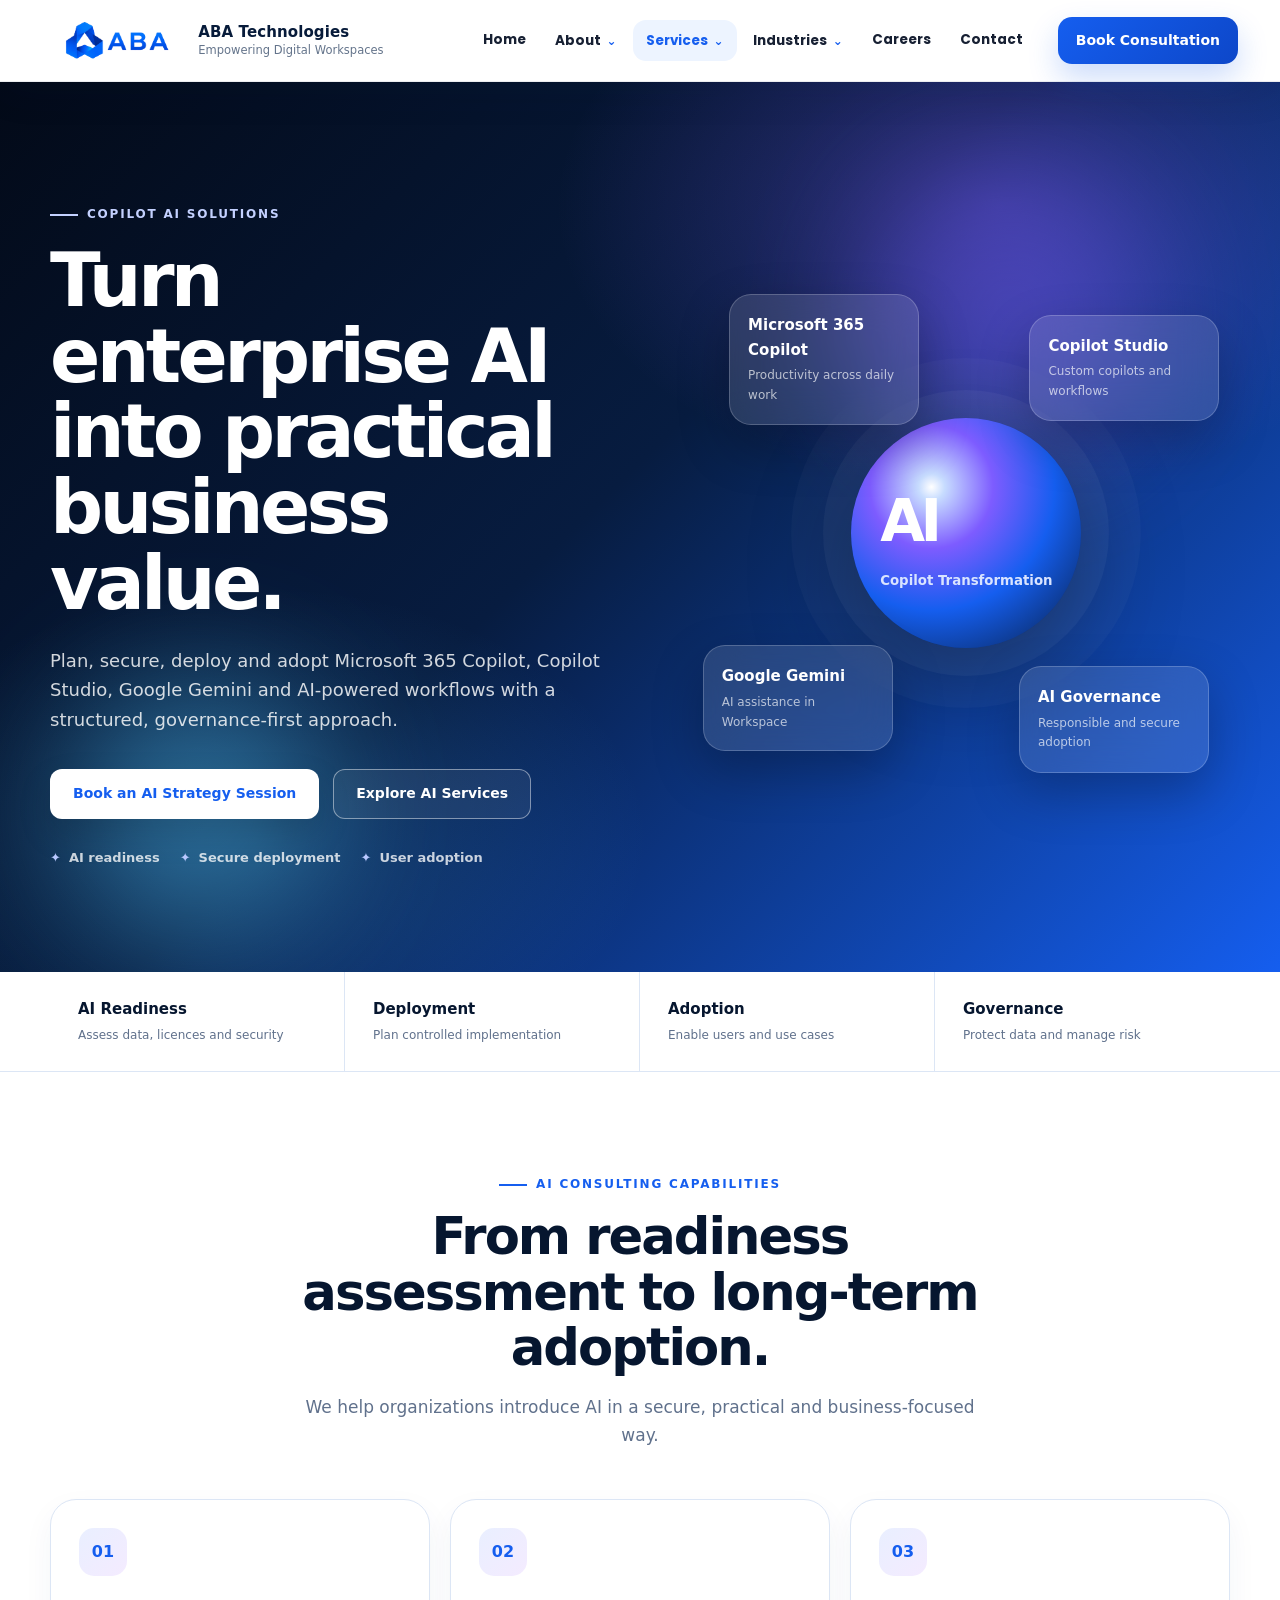
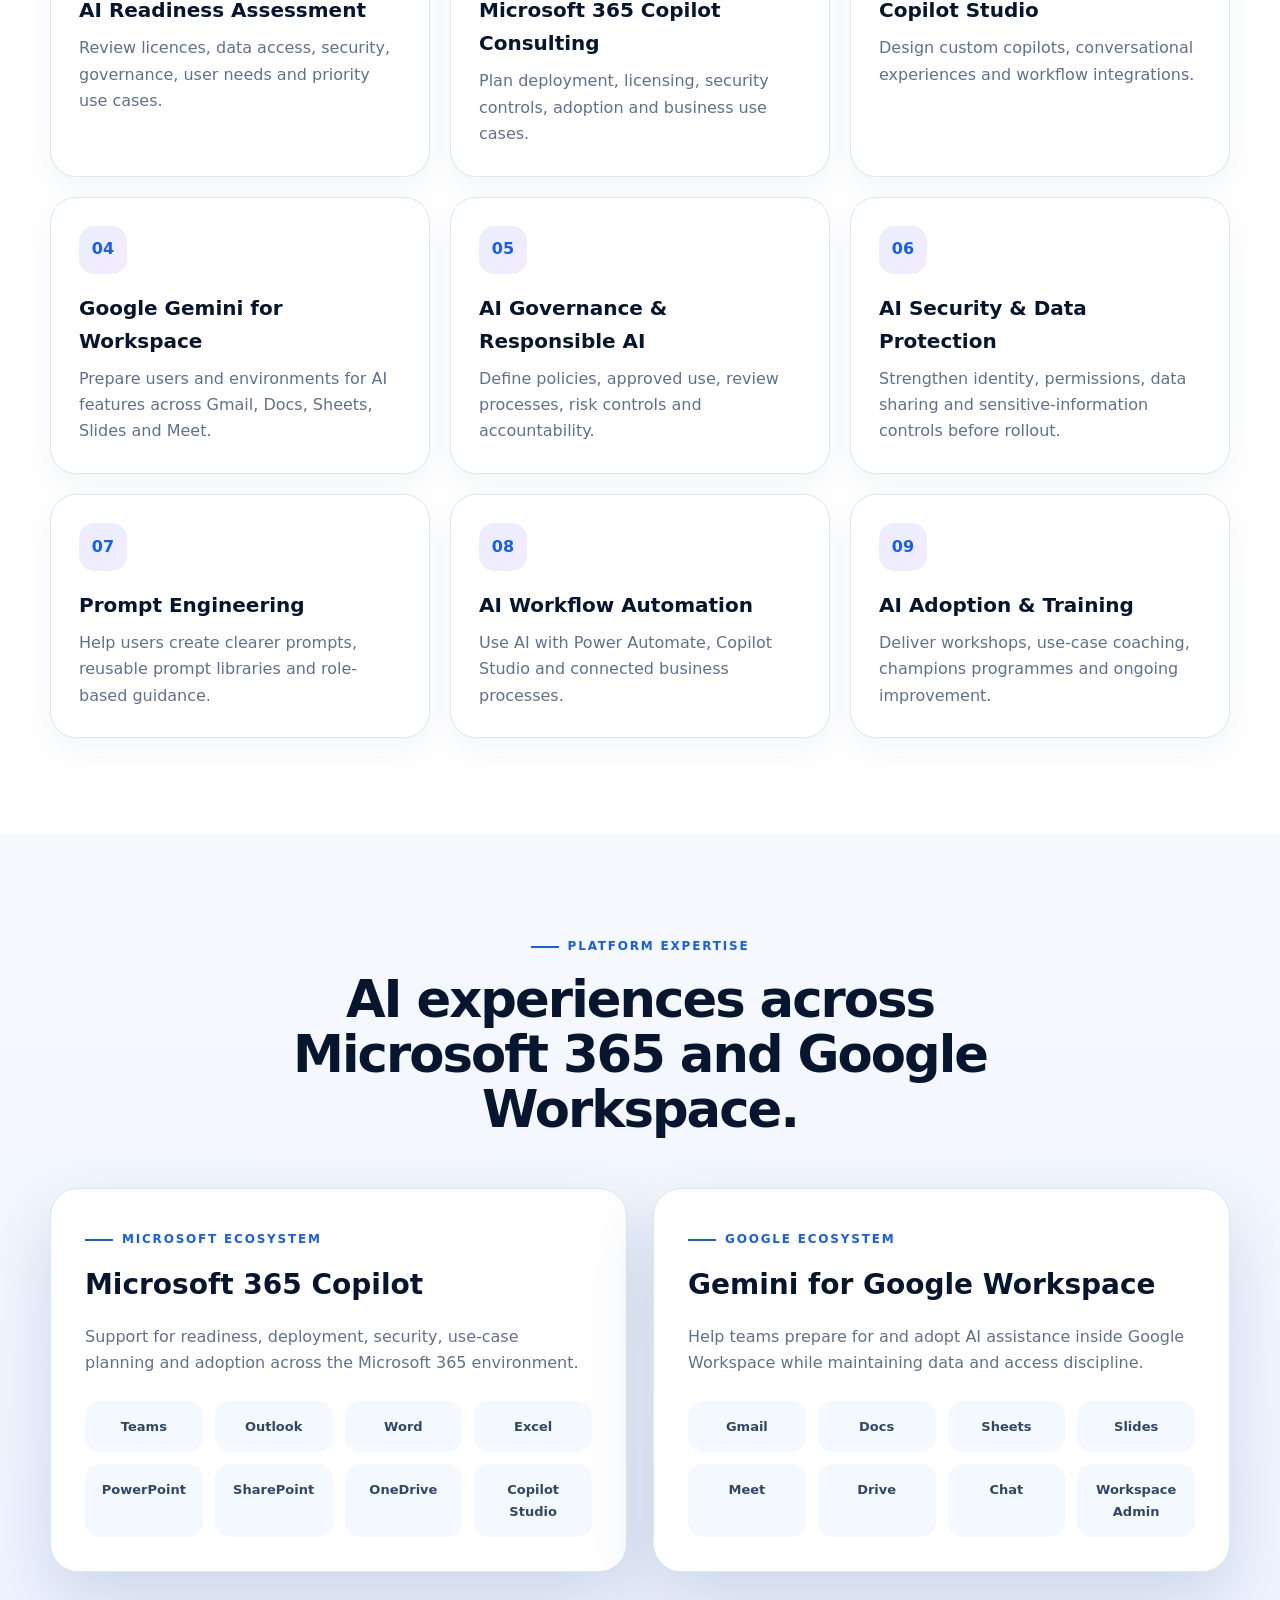
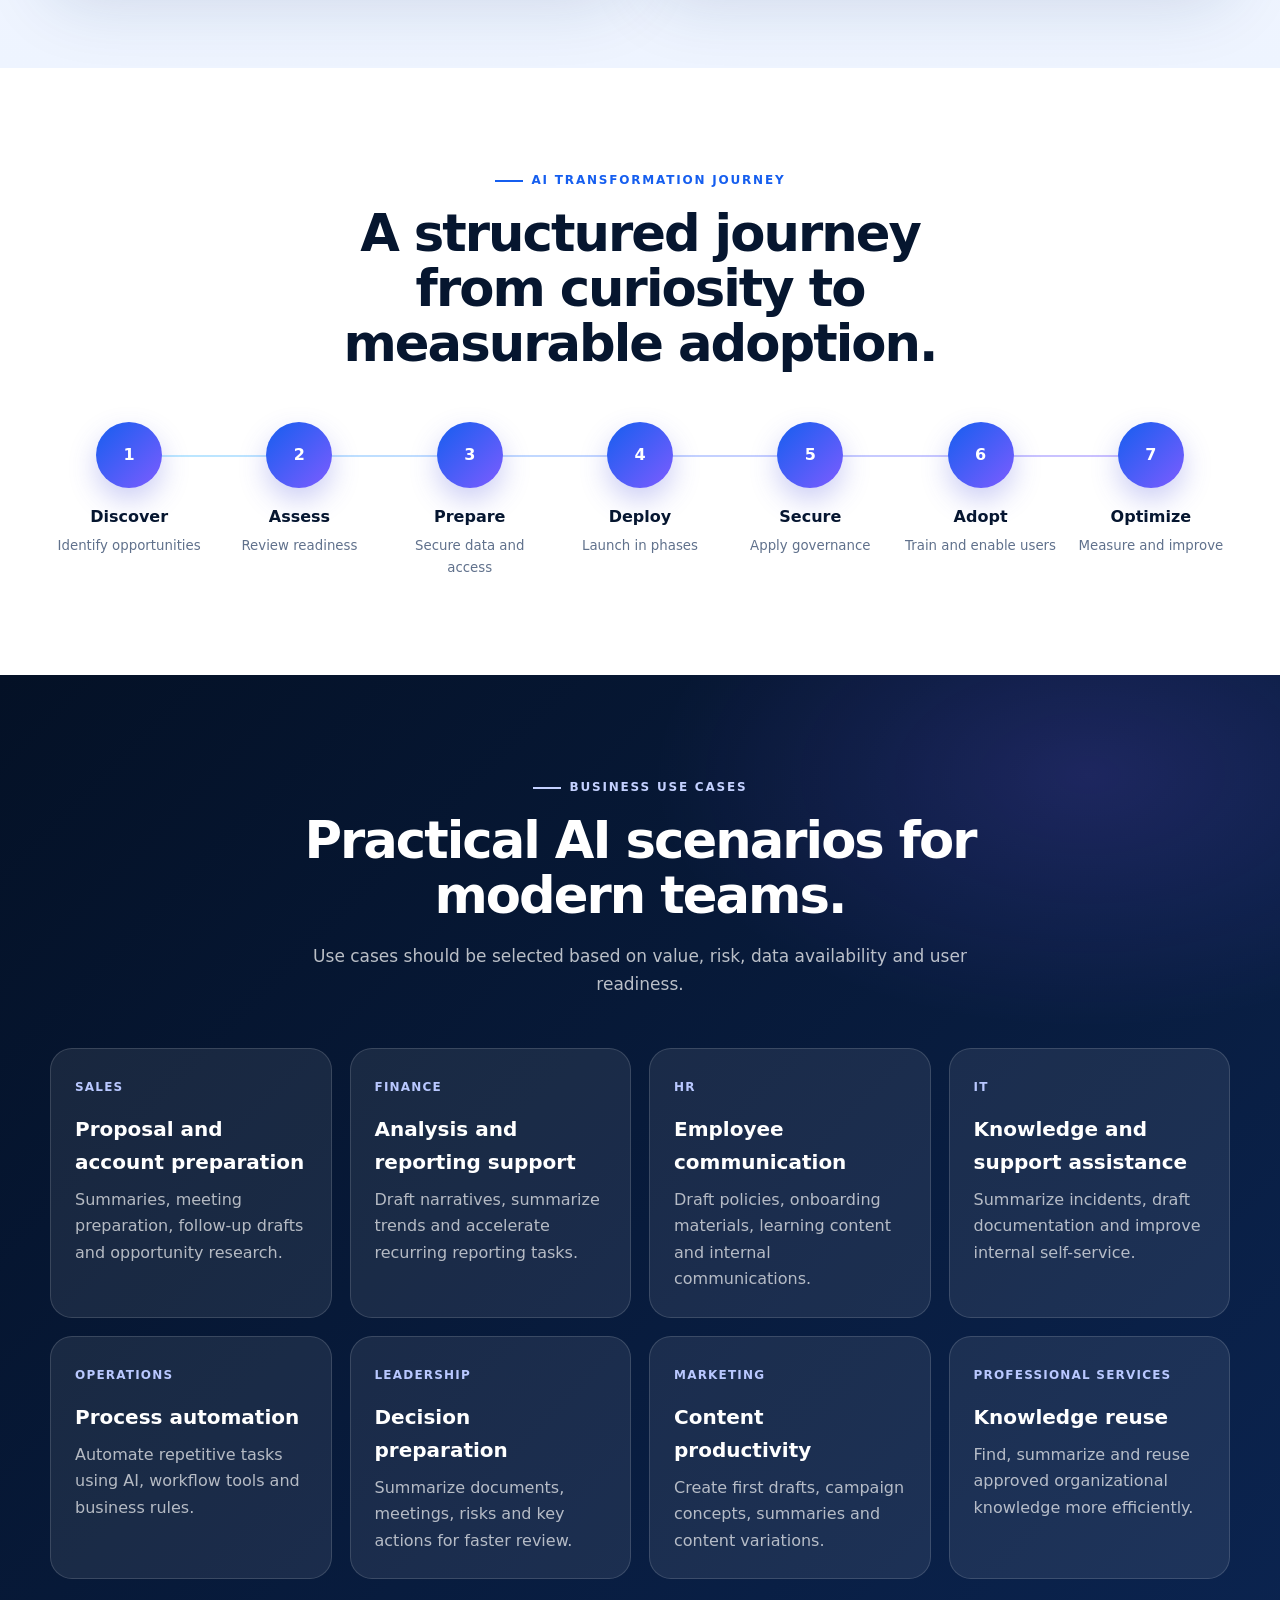
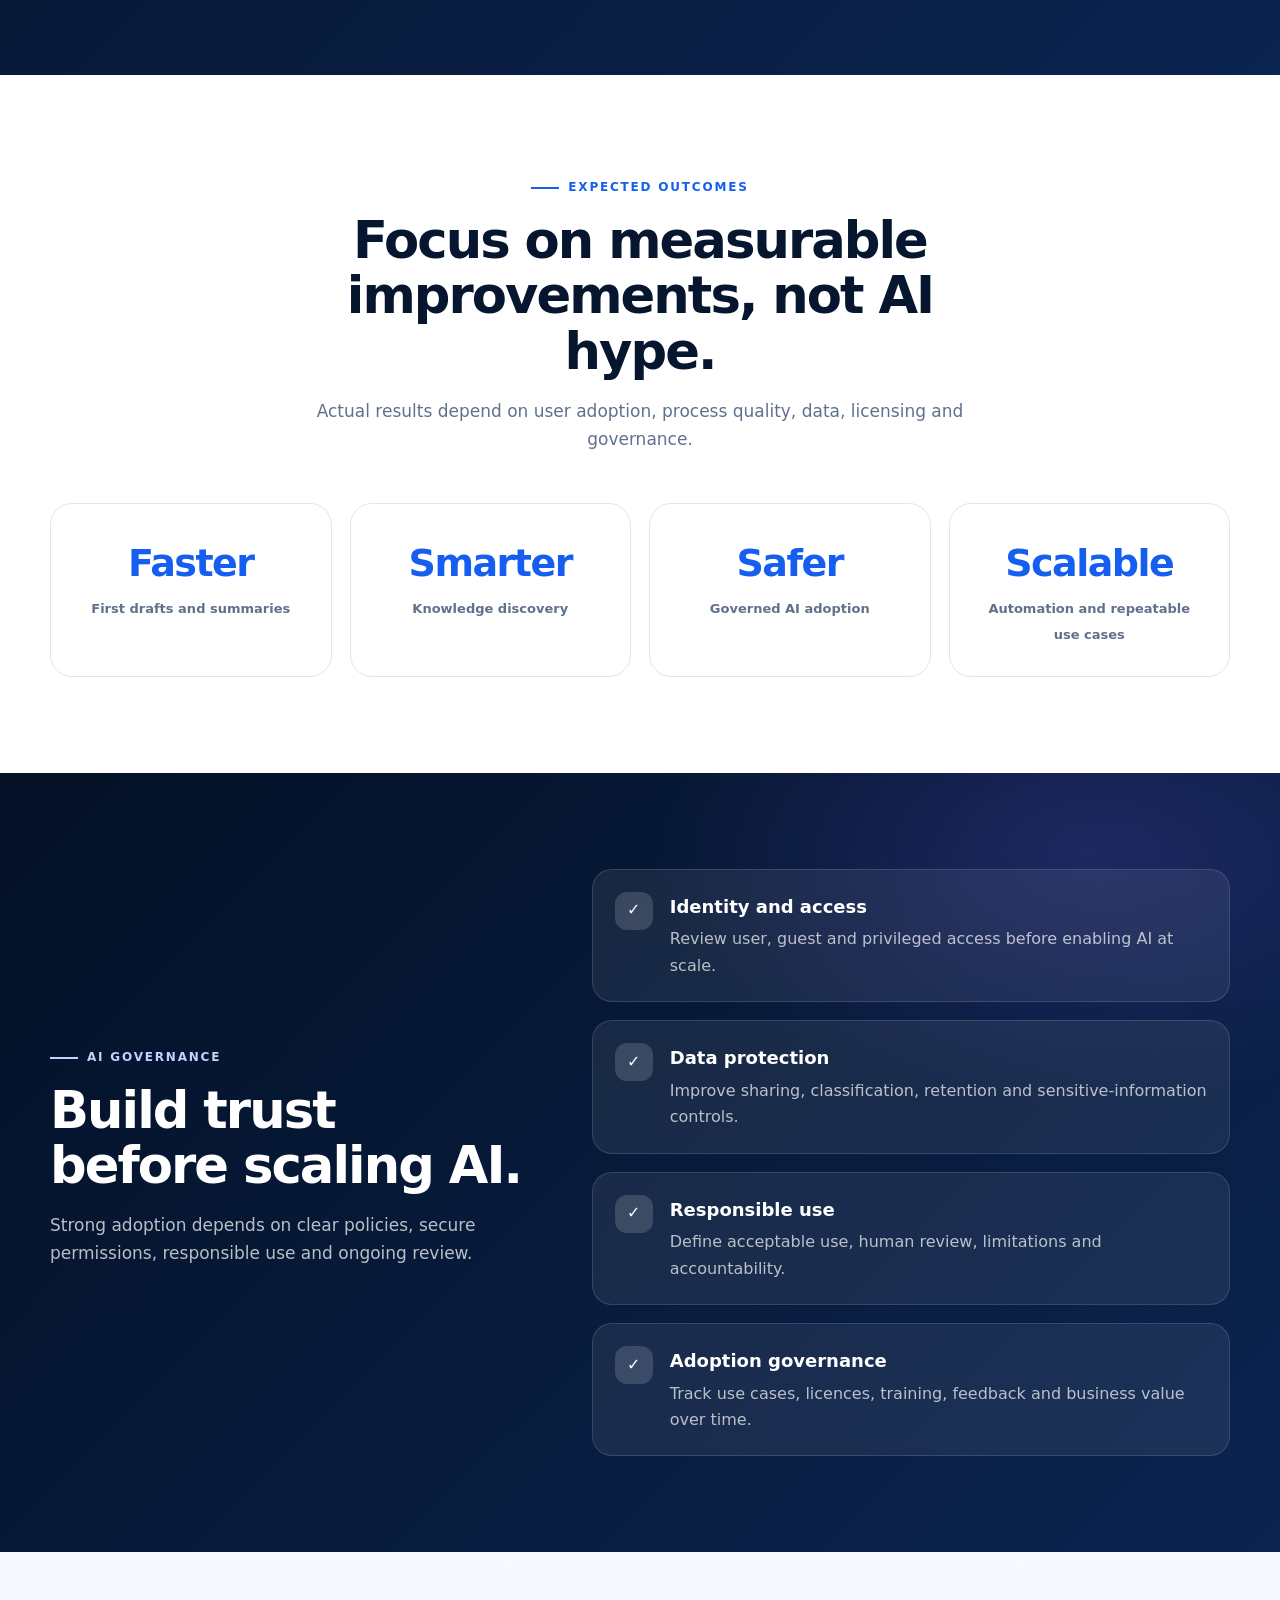
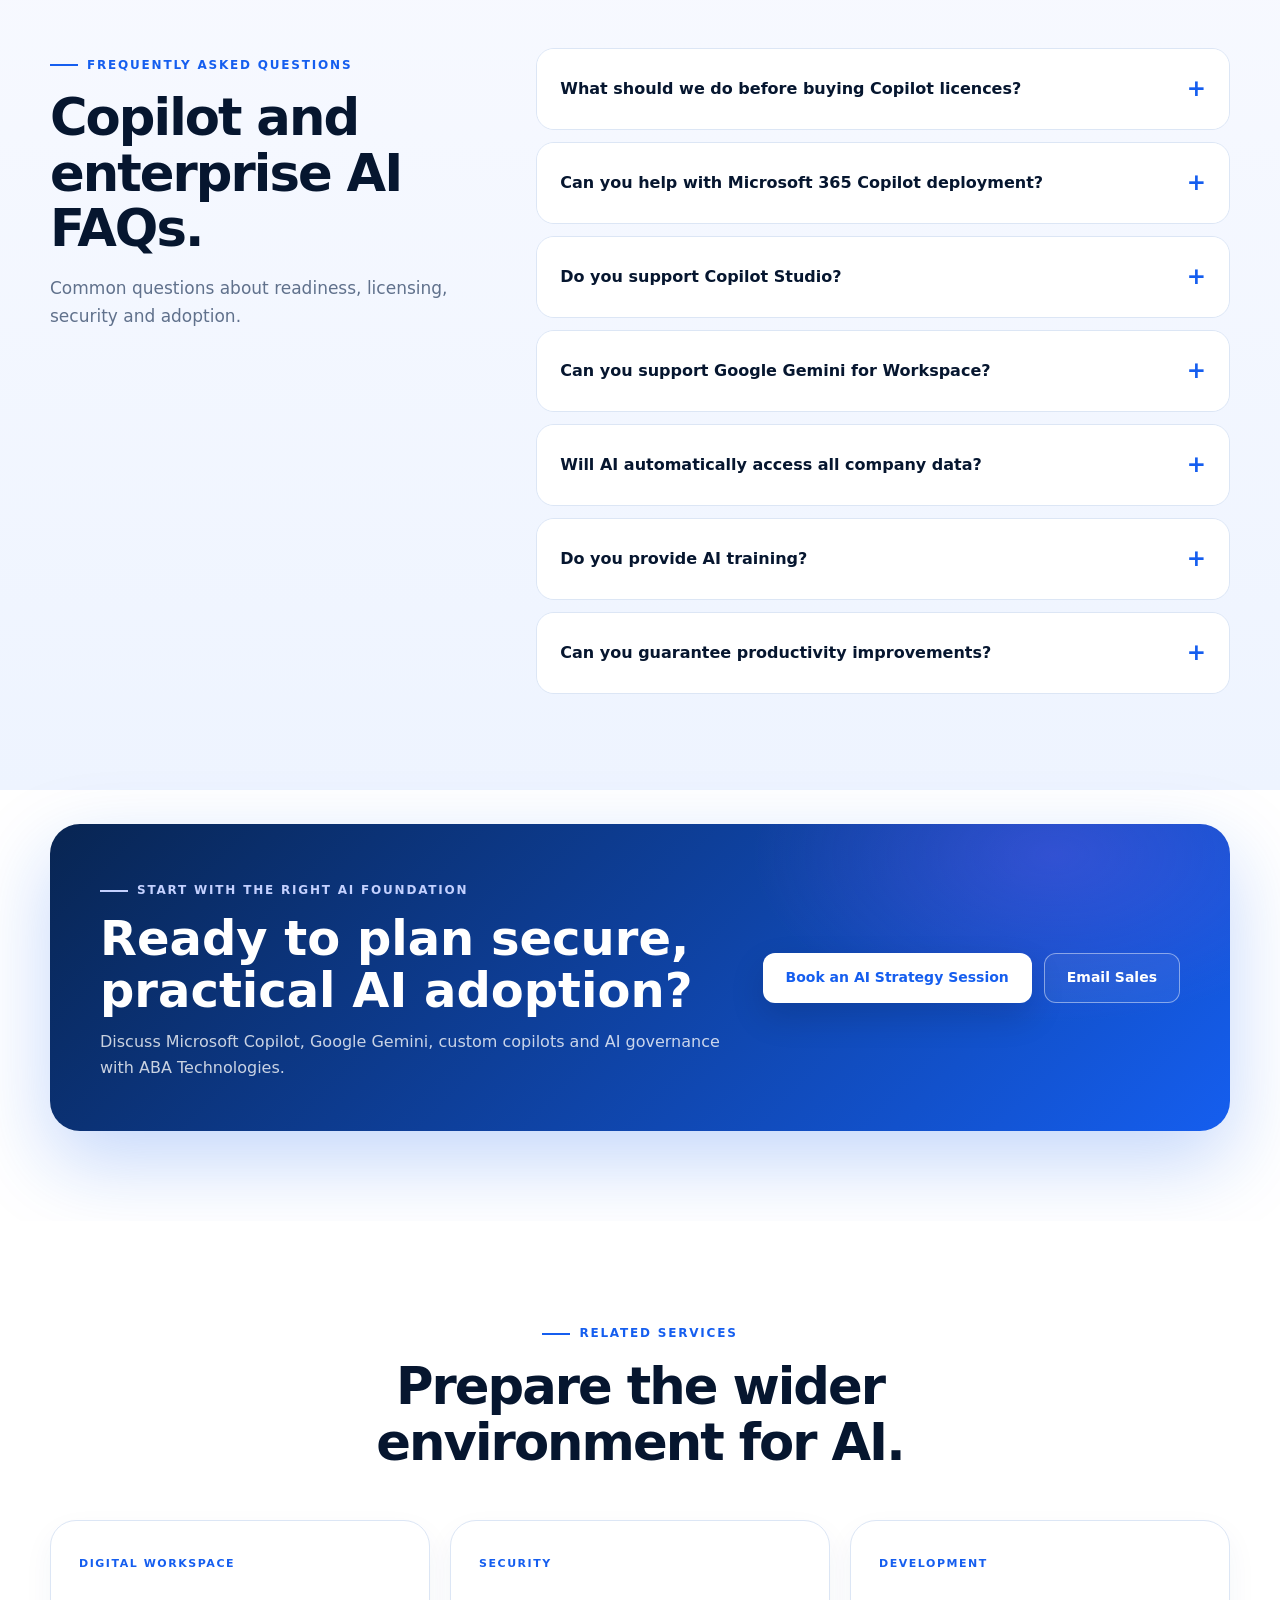
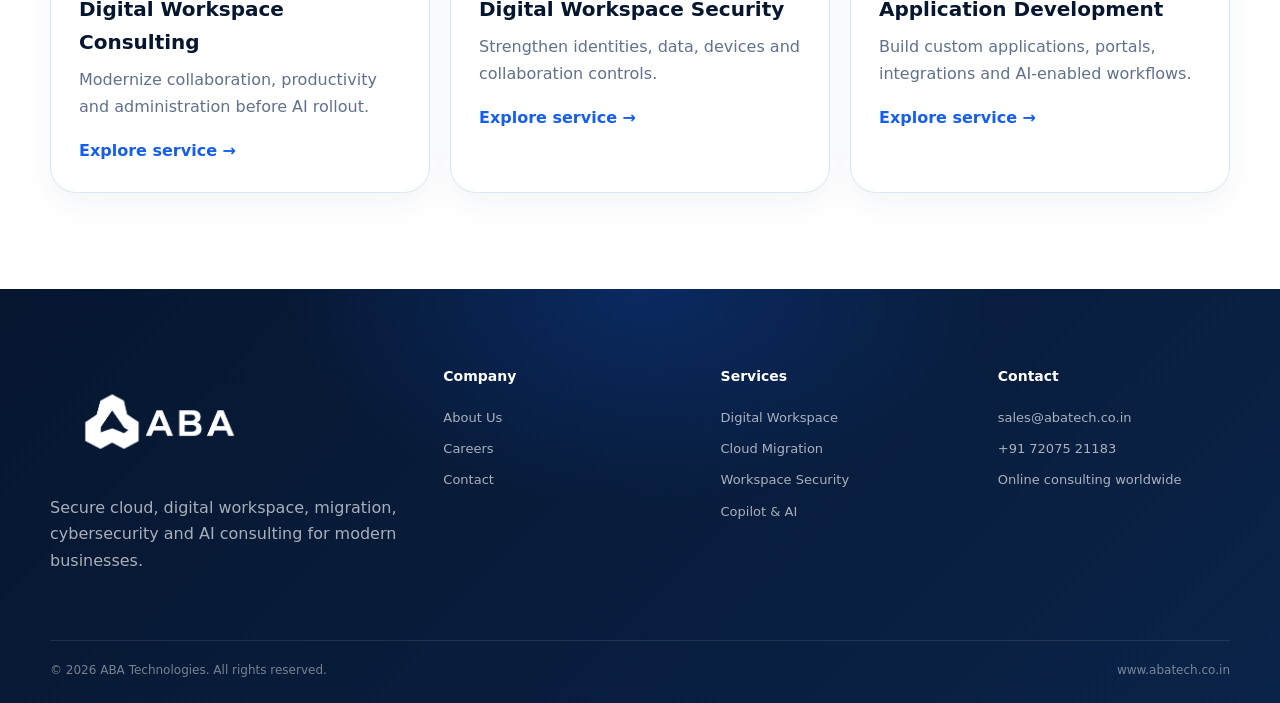
<file: copilot-ai-solutions.html>
<!DOCTYPE html>
<html lang="en">
<head>
  <meta charset="UTF-8">
  <meta name="viewport" content="width=device-width, initial-scale=1.0">
  <title>Copilot AI Solutions | ABA Technologies</title>
  <meta name="description" content="ABA Technologies helps organizations plan, secure, deploy and adopt Microsoft 365 Copilot, Copilot Studio, Google Gemini and AI-powered business workflows.">
  <link rel="canonical" href="https://www.abatech.co.in/copilot-ai-solutions.html">
  <link rel="preconnect" href="https://fonts.googleapis.com">
  <link rel="preconnect" href="https://fonts.gstatic.com" crossorigin>
  <link href="https://fonts.googleapis.com/css2?family=Poppins:wght@400;500;600;700;800&display=swap" rel="stylesheet">
  <style>
:root{
  --blue:#155eef;--cyan:#53c8ff;--violet:#7d5cff;--navy:#06162f;--text:#10233f;--muted:#60718c;
  --line:#dce6f5;--soft:#f4f8ff;--white:#fff;--shadow:0 28px 70px rgba(18,54,104,.16);--radius:26px;
}
*{box-sizing:border-box}
html{scroll-behavior:smooth}
body{margin:0;font-family:Inter,ui-sans-serif,system-ui,-apple-system,BlinkMacSystemFont,"Segoe UI",sans-serif;color:var(--text);background:#fff;line-height:1.65;overflow-x:hidden}
img{max-width:100%;display:block}
a{color:inherit;text-decoration:none}
button{font:inherit}
.container{width:min(1180px,calc(100% - 40px));margin:auto}
.sr-only{position:absolute;width:1px;height:1px;padding:0;margin:-1px;overflow:hidden;clip:rect(0,0,0,0);white-space:nowrap;border:0}
.site-nav{position:sticky;top:0;z-index:1000;background:rgba(255,255,255,.92);border-bottom:1px solid rgba(8,42,91,.08);backdrop-filter:blur(18px)}
.nav-inner{height:82px;display:flex;align-items:center;gap:28px}
.brand{display:flex;align-items:center;gap:12px;min-width:250px}
.brand img{width:54px;height:54px;object-fit:contain}
.brand-text{display:grid;line-height:1.15}
.brand-text strong{font-size:17px;color:var(--navy)}
.brand-text span{font-size:11px;color:var(--muted);margin-top:5px;letter-spacing:.05em}
.desktop-nav{display:flex;align-items:center;gap:28px;margin-left:auto}
.desktop-nav a{font-size:14px;font-weight:700;color:#3b4e69;position:relative}
.desktop-nav a:hover,.desktop-nav a.active{color:var(--blue)}
.desktop-nav a.active:after{content:"";position:absolute;left:0;right:0;bottom:-12px;height:2px;background:linear-gradient(90deg,var(--blue),var(--violet))}
.btn{display:inline-flex;align-items:center;justify-content:center;gap:8px;min-height:50px;padding:0 22px;border-radius:12px;font-weight:800;font-size:14px;border:1px solid transparent;transition:.25s ease}
.btn:hover{transform:translateY(-2px)}
.btn-primary{background:linear-gradient(135deg,var(--blue),var(--violet));color:#fff;box-shadow:0 12px 28px rgba(60,73,220,.28)}
.btn-white{background:#fff;color:var(--blue);box-shadow:0 14px 34px rgba(0,0,0,.14)}
.btn-outline-light{border-color:rgba(255,255,255,.45);color:#fff;background:rgba(255,255,255,.06)}
.menu-btn{display:none;margin-left:auto;width:44px;height:44px;border:0;border-radius:10px;background:var(--soft);padding:11px}
.menu-btn span:not(.sr-only){display:block;height:2px;background:var(--navy);margin:5px 0}
.mobile-menu{display:none;padding:10px 20px 20px;background:#fff;border-top:1px solid var(--line)}
.mobile-menu a{display:block;padding:12px 0;font-weight:700;border-bottom:1px solid #edf2f9}
.hero{position:relative;overflow:hidden;padding:116px 0 104px;color:#fff;background:
  radial-gradient(650px 420px at 78% 14%,rgba(125,92,255,.34),transparent 68%),
  radial-gradient(560px 360px at 20% 85%,rgba(83,200,255,.18),transparent 70%),
  linear-gradient(135deg,#030a18 0%,#071c40 47%,#155eef 100%)}
.hero:before,.hero:after{content:"";position:absolute;border-radius:50%;filter:blur(70px);opacity:.42;pointer-events:none}
.hero:before{width:280px;height:280px;background:#7d5cff;right:10%;top:10%;animation:float 8s ease-in-out infinite}
.hero:after{width:240px;height:240px;background:#53c8ff;left:6%;bottom:5%;animation:float 9s ease-in-out infinite reverse}
.hero-grid{display:grid;grid-template-columns:1.05fr .95fr;gap:70px;align-items:center;position:relative;z-index:2}
.hero h1{font-size:clamp(44px,5.8vw,78px);line-height:1.02;letter-spacing:-.05em;margin:18px 0 24px;max-width:760px}
.hero p{font-size:18px;color:rgba(255,255,255,.82);max-width:690px}
.hero-actions{display:flex;gap:14px;flex-wrap:wrap;margin-top:34px}
.hero-points{display:flex;gap:20px;flex-wrap:wrap;margin-top:28px;color:rgba(255,255,255,.78);font-size:13px;font-weight:700}
.hero-points span:before{content:"✦";margin-right:8px;color:#b9c8ff}
.eyebrow{display:inline-flex;align-items:center;gap:9px;font-size:12px;letter-spacing:.15em;text-transform:uppercase;font-weight:900;color:var(--blue)}
.eyebrow:before{content:"";width:28px;height:2px;background:currentColor}
.eyebrow.light{color:#c4d1ff}
.ai-visual{position:relative;min-height:520px}
.ai-orb{position:absolute;inset:50% auto auto 50%;transform:translate(-50%,-50%);width:230px;height:230px;border-radius:50%;display:grid;place-items:center;background:
  radial-gradient(circle at 35% 30%,#fff 0%,#c7dcff 6%,#7d5cff 28%,#155eef 56%,#071c40 100%);
  box-shadow:0 0 0 28px rgba(255,255,255,.04),0 0 0 60px rgba(255,255,255,.025),0 35px 100px rgba(0,0,0,.35);
  animation:pulse 5s ease-in-out infinite}
.ai-orb strong{font-size:58px;letter-spacing:-.08em}.ai-orb small{display:block;text-align:center;color:#d9e4ff;font-weight:800}
.ai-card{position:absolute;width:190px;padding:18px;border-radius:22px;background:rgba(255,255,255,.12);border:1px solid rgba(255,255,255,.2);backdrop-filter:blur(18px);box-shadow:0 20px 50px rgba(0,0,0,.25);animation:float 7s ease-in-out infinite}
.ai-card b{display:block;font-size:15px}.ai-card span{display:block;font-size:12px;color:rgba(255,255,255,.68);margin-top:4px}
.ac1{top:4%;left:5%}.ac2{top:8%;right:2%;animation-delay:1s}.ac3{bottom:8%;left:0;animation-delay:2s}.ac4{bottom:4%;right:4%;animation-delay:3s}
.trust-strip{background:#fff;border-bottom:1px solid var(--line)}
.trust-grid{display:grid;grid-template-columns:repeat(4,1fr)}
.trust-grid div{padding:25px 28px;border-right:1px solid var(--line)}
.trust-grid div:last-child{border-right:0}
.trust-grid strong,.trust-grid span{display:block}
.trust-grid strong{font-size:15px;color:var(--navy)}
.trust-grid span{font-size:12px;color:var(--muted);margin-top:4px}
.section{padding:96px 0}
.white-section{background:#fff}
.soft-section{background:linear-gradient(180deg,#f7f9ff,#eef4ff)}
.dark-section{background:
 radial-gradient(620px 360px at 85% 10%,rgba(125,92,255,.18),transparent 70%),
 linear-gradient(135deg,#041126,#0b2450);color:#fff}
.section-heading{max-width:700px}
.section-heading.centered{margin:0 auto 50px;text-align:center}
.section-heading.centered .eyebrow{justify-content:center}
.section-heading h2{font-size:clamp(34px,4vw,56px);line-height:1.08;letter-spacing:-.038em;margin:15px 0 18px;color:var(--navy)}
.section-heading p{color:var(--muted);font-size:17px}
.section-heading.light h2{color:#fff}.section-heading.light p{color:rgba(255,255,255,.72)}
.card-grid{display:grid;grid-template-columns:repeat(3,1fr);gap:20px}
.card{background:#fff;border:1px solid var(--line);border-radius:var(--radius);padding:28px;box-shadow:0 12px 30px rgba(17,56,110,.05);transition:.25s ease}
.card:hover{transform:translateY(-5px);box-shadow:var(--shadow)}
.icon{width:48px;height:48px;border-radius:15px;display:grid;place-items:center;background:linear-gradient(135deg,#e9efff,#f4ebff);color:var(--blue);font-weight:900}
.card h3{color:var(--navy);font-size:20px;margin:18px 0 8px}
.card p{color:var(--muted);margin:0}
.card ul{padding-left:18px;color:#47607e}
.platform-grid{display:grid;grid-template-columns:1fr 1fr;gap:26px}
.platform-card{padding:34px;border-radius:28px;background:#fff;border:1px solid var(--line);box-shadow:var(--shadow)}
.platform-card h3{font-size:28px;color:var(--navy);margin:12px 0}
.platform-card p{color:var(--muted)}
.app-grid{display:grid;grid-template-columns:repeat(4,1fr);gap:12px;margin-top:24px}
.app-pill{padding:15px;border-radius:15px;background:var(--soft);font-size:13px;font-weight:800;text-align:center;color:#304866}
.journey{display:grid;grid-template-columns:repeat(7,1fr);gap:12px;position:relative}
.journey:before{content:"";position:absolute;left:6%;right:6%;top:33px;height:2px;background:linear-gradient(90deg,var(--cyan),var(--violet));opacity:.4}
.journey-step{position:relative;text-align:center}
.journey-step span{position:relative;z-index:2;display:grid;place-items:center;width:66px;height:66px;border-radius:50%;margin:auto;background:linear-gradient(135deg,#155eef,#7d5cff);color:#fff;font-weight:900;box-shadow:0 12px 28px rgba(72,80,220,.28)}
.journey-step strong{display:block;color:var(--navy);margin-top:16px}
.journey-step small{display:block;color:var(--muted);margin-top:5px}
.usecase-grid{display:grid;grid-template-columns:repeat(4,1fr);gap:18px}
.usecase-card{padding:24px;border-radius:22px;background:rgba(255,255,255,.08);border:1px solid rgba(255,255,255,.14)}
.usecase-card span{font-size:12px;color:#b9c8ff;font-weight:900;letter-spacing:.1em;text-transform:uppercase}
.usecase-card h3{font-size:20px;margin:14px 0 8px}
.usecase-card p{color:rgba(255,255,255,.68);margin:0}
.metrics-grid{display:grid;grid-template-columns:repeat(4,1fr);gap:18px}
.metric{padding:28px;border-radius:22px;background:#fff;border:1px solid var(--line);text-align:center}
.metric strong{display:block;font-size:38px;color:var(--blue);letter-spacing:-.04em}
.metric span{font-size:13px;color:var(--muted);font-weight:700}
.split-grid{display:grid;grid-template-columns:.85fr 1.15fr;gap:70px;align-items:center}
.benefit-list{display:grid;gap:18px}
.benefit-item{display:flex;gap:17px;padding:22px;border-radius:20px;background:rgba(255,255,255,.07);border:1px solid rgba(255,255,255,.13)}
.benefit-item>span{flex:0 0 38px;height:38px;border-radius:12px;display:grid;place-items:center;background:rgba(255,255,255,.15);font-weight:900}
.benefit-item h3{margin:0 0 5px;font-size:18px}
.benefit-item p{margin:0;color:rgba(255,255,255,.7)}
.faq-layout{display:grid;grid-template-columns:.75fr 1.25fr;gap:70px}
.faq-list{display:grid;gap:12px}
.faq-item{border:1px solid var(--line);border-radius:18px;overflow:hidden;background:#fff}
.faq-question{width:100%;border:0;background:#fff;display:flex;justify-content:space-between;align-items:center;text-align:left;padding:21px 23px;color:var(--navy);font-weight:850;cursor:pointer}
.faq-question b{font-size:23px;color:var(--blue)}
.faq-answer{display:none;padding:0 23px 21px;color:var(--muted)}
.faq-item.open .faq-answer{display:block}
.faq-item.open .faq-question b{transform:rotate(45deg)}
.cta-section{padding:34px 0 90px;background:#fff}
.cta-panel{background:
 radial-gradient(430px 240px at 85% 10%,rgba(125,92,255,.3),transparent 70%),
 linear-gradient(135deg,#082552,#155eef);border-radius:30px;padding:50px;display:flex;align-items:center;justify-content:space-between;gap:30px;color:#fff;box-shadow:0 30px 80px rgba(21,94,239,.25)}
.cta-panel h2{font-size:clamp(30px,4vw,48px);line-height:1.08;margin:12px 0}
.cta-panel p{color:rgba(255,255,255,.78);margin:0}
.cta-actions{display:flex;gap:12px;flex-wrap:wrap;flex:0 0 auto}
.related-grid{display:grid;grid-template-columns:repeat(3,1fr);gap:20px}
.related-card span{font-size:11px;text-transform:uppercase;letter-spacing:.14em;color:var(--blue);font-weight:900}
.related-card b{display:block;margin-top:18px;color:var(--blue)}
.premium-footer{background:radial-gradient(500px 300px at 50% 0%,rgba(21,94,239,.22),transparent 72%),linear-gradient(135deg,#06162f,#0a2348);color:#fff;padding:76px 0 22px}
.footer-grid{display:grid;grid-template-columns:1.5fr 1fr 1fr 1fr;gap:45px}
.footer-brand img{width:210px;filter:brightness(0) invert(1)}
.footer-brand p{color:rgba(255,255,255,.65);max-width:380px}
.footer-grid h3{font-size:14px;margin:0 0 18px}
.footer-grid a,.footer-grid span{display:block;color:rgba(255,255,255,.65);font-size:13px;margin:10px 0}
.footer-grid a:hover{color:#fff}
.footer-bottom{display:flex;justify-content:space-between;gap:20px;margin-top:50px;padding-top:20px;border-top:1px solid rgba(255,255,255,.1);color:rgba(255,255,255,.45);font-size:12px}
.reveal{opacity:0;transform:translateY(24px);transition:opacity .65s ease,transform .65s ease}
.reveal.visible{opacity:1;transform:none}
@keyframes float{0%,100%{transform:translateY(0)}50%{transform:translateY(-14px)}}
@keyframes pulse{0%,100%{transform:translate(-50%,-50%) scale(1)}50%{transform:translate(-50%,-50%) scale(1.045)}}
@media(max-width:980px){
  .desktop-nav,.nav-cta{display:none}.menu-btn{display:block}.mobile-menu.open{display:block}
  .hero-grid,.split-grid,.faq-layout,.platform-grid{grid-template-columns:1fr}
  .ai-visual{min-height:450px}
  .card-grid{grid-template-columns:1fr 1fr}
  .journey{grid-template-columns:repeat(4,1fr)}.journey:before{display:none}
  .usecase-grid,.metrics-grid{grid-template-columns:repeat(2,1fr)}
  .footer-grid{grid-template-columns:1.4fr 1fr 1fr}.footer-grid>div:last-child{grid-column:2/4}
}
@media(max-width:700px){
  .container{width:min(100% - 28px,1180px)}.nav-inner{height:72px}
  .brand img{width:46px;height:46px}.brand-text strong{font-size:15px}.brand-text span{display:none}
  .hero{padding:78px 0 72px}.hero h1{font-size:42px}.ai-visual{min-height:390px;transform:scale(.84)}
  .trust-grid,.card-grid,.journey,.usecase-grid,.metrics-grid,.related-grid{grid-template-columns:1fr}
  .trust-grid div{border-right:0;border-bottom:1px solid var(--line)}
  .section{padding:72px 0}.section-heading h2{font-size:36px}
  .app-grid{grid-template-columns:1fr 1fr}
  .cta-panel{padding:32px 24px;display:block}.cta-actions{margin-top:25px}
  .cta-actions .btn,.hero-actions .btn{width:100%}
  .footer-grid{grid-template-columns:1fr}.footer-grid>div:last-child{grid-column:auto}
  .footer-bottom{display:block}.footer-bottom span{display:block;margin:8px 0}
}
@media(prefers-reduced-motion:reduce){
  html{scroll-behavior:auto}.reveal{opacity:1;transform:none;transition:none}.btn,.card{transition:none}
  .hero:before,.hero:after,.ai-orb,.ai-card{animation:none}
}

/* =====================================================
   HOMEPAGE PREMIUM NAVIGATION — SHARED GLOBAL SYSTEM
   ===================================================== */
:root{--navH:82px}

.premium-nav{
  position:fixed;top:0;left:0;right:0;height:var(--navH);z-index:1000;
  background:rgba(255,255,255,.88);border-bottom:1px solid rgba(15,35,72,.08);
  box-shadow:0 12px 40px rgba(15,35,72,.07);backdrop-filter:blur(22px) saturate(145%);
  -webkit-backdrop-filter:blur(22px) saturate(145%);transition:background .28s ease,box-shadow .28s ease,border-color .28s ease;
}
.premium-nav.nav-scrolled{background:rgba(255,255,255,.96);border-color:rgba(15,23,42,.08);box-shadow:0 12px 38px rgba(15,23,42,.10)}
.premium-nav .container{width:100%;max-width:1240px;height:100%;margin:0 auto;padding:0 22px}
.premium-nav .nav-inner{display:flex;align-items:center;justify-content:space-between;gap:22px}
.premium-nav .brand{display:flex;align-items:center;gap:12px;min-width:310px}
.premium-nav .brand img{width:auto;height:78px;object-fit:contain}
.premium-nav .brand .name{display:flex;flex-direction:column;line-height:1.08}
.premium-nav .brand .name strong{font-size:15px;letter-spacing:.1px;color:#071b3a}
.premium-nav .brand .name span{margin-top:4px;font-size:11.5px;color:#64748b;font-weight:500}
.premium-nav .nav-links{display:flex;align-items:center;justify-content:flex-end;gap:3px;flex:1}
.premium-nav .nav-links a,.premium-nav .nav-links button{font-family:'Poppins',Inter,system-ui,sans-serif;white-space:nowrap}
.premium-nav .nav-links>a,.premium-nav .dropbtn{padding:11px 13px;border:0;border-radius:13px;background:transparent;color:#172033;font-size:13.5px;font-weight:700;cursor:pointer;transition:background .2s ease,color .2s ease}
.premium-nav .nav-links>a:hover,.premium-nav .dropbtn:hover,.premium-nav .nav-links>a[aria-current="page"],.premium-nav .dropbtn[aria-current="page"]{color:#155eef;background:#edf4ff}
.premium-nav .dropbtn span{font-size:12px;margin-left:3px;color:#155eef}
.premium-nav .nav-right{display:flex;align-items:center;gap:10px}
.premium-nav .btn.primary{display:inline-flex;align-items:center;justify-content:center;min-height:44px;padding:12px 18px;border:0;border-radius:14px;white-space:nowrap;background:linear-gradient(135deg,#155eef,#0d47c9);color:#fff;font-size:14px;font-weight:750;box-shadow:0 14px 30px rgba(21,94,239,.22);transition:transform .22s ease,box-shadow .22s ease}
.premium-nav .btn.primary:hover{transform:translateY(-2px);box-shadow:0 18px 38px rgba(21,94,239,.30)}
.premium-nav .menu-btn{display:none;width:44px;height:44px;padding:0;border:1px solid rgba(15,23,42,.10);border-radius:14px;background:#fff;color:#111827;font-size:20px;cursor:pointer}

.premium-nav .dropdown{position:relative}
.premium-nav .dropdown-menu{position:absolute;top:calc(100% + 20px);left:0;min-width:240px;padding:10px;border:1px solid rgba(15,23,42,.08);border-radius:18px;background:#fff;box-shadow:0 24px 60px rgba(15,23,42,.14);opacity:0;visibility:hidden;transform:translateY(10px);transition:.22s ease}
.premium-nav .dropdown-menu::before{content:"";position:absolute;left:0;right:0;top:-22px;height:24px}
.premium-nav .dropdown:hover .dropdown-menu,.premium-nav .dropdown.open .dropdown-menu,.premium-nav .dropdown:focus-within .dropdown-menu{opacity:1;visibility:visible;transform:translateY(0)}
.premium-nav .compact-menu{width:310px;padding:12px}
.premium-nav .compact-menu a,.premium-nav .premium-mega-menu .mega-column a,.premium-nav .industry-menu-grid a{display:flex!important;flex-direction:column;align-items:flex-start;gap:3px;padding:12px 13px!important;border-radius:13px}
.premium-nav .compact-menu b,.premium-nav .premium-mega-menu b,.premium-nav .industry-menu-grid b{font-size:13.5px;color:#172033}
.premium-nav .compact-menu small,.premium-nav .premium-mega-menu small,.premium-nav .industry-menu-grid small{font-size:11.5px;line-height:1.45;color:#64748b;font-weight:500}
.premium-nav .compact-menu a:hover,.premium-nav .premium-mega-menu .mega-column a:hover,.premium-nav .industry-menu-grid a:hover{background:#f3f7ff}

.premium-nav .premium-mega-menu{position:fixed;top:var(--navH);left:50%;width:min(1180px,calc(100vw - 40px));display:grid;grid-template-columns:1.05fr 1fr 1.15fr 1fr;gap:16px;padding:18px;border:1px solid rgba(21,94,239,.10);border-radius:24px;box-shadow:0 30px 80px rgba(15,35,72,.18);transform:translate(-50%,12px);overflow:hidden}
.premium-nav .dropdown:hover .premium-mega-menu,.premium-nav .dropdown.open .premium-mega-menu,.premium-nav .dropdown:focus-within .premium-mega-menu{transform:translate(-50%,0)}
.premium-nav .mega-intro{padding:24px;border-radius:18px;background:radial-gradient(260px 180px at 0 0,rgba(255,255,255,.22),transparent 65%),linear-gradient(145deg,#155eef,#071b3a);color:#fff}
.premium-nav .mega-kicker{font-size:10.5px;font-weight:800;letter-spacing:1.4px;color:#bfdbfe}
.premium-nav .mega-intro h3{font-size:23px;line-height:1.25;margin:12px 0;color:#fff}
.premium-nav .mega-intro p{font-size:12.5px;line-height:1.75;margin:0 0 18px;color:rgba(255,255,255,.76)}
.premium-nav .mega-btn{display:inline-flex!important;align-items:center;gap:8px;padding:10px 14px!important;border-radius:11px!important;background:#fff!important;color:#155eef!important;font-size:12.5px!important}
.premium-nav .premium-mega-menu .mega-column{padding:13px 7px}
.premium-nav .premium-mega-menu .mega-column h4{font-size:12px;letter-spacing:.6px;text-transform:uppercase;color:#155eef;margin:5px 13px 9px}

.premium-nav .industries-menu{position:fixed;top:var(--navH);left:50%;width:min(900px,calc(100vw - 40px));display:grid;grid-template-columns:230px 1fr;gap:18px;padding:18px;border-radius:24px;transform:translate(-50%,12px)}
.premium-nav .dropdown:hover .industries-menu,.premium-nav .dropdown.open .industries-menu,.premium-nav .dropdown:focus-within .industries-menu{transform:translate(-50%,0)}
.premium-nav .industry-menu-head{display:flex;flex-direction:column;gap:10px;padding:22px;border-radius:17px;background:#f3f7ff}
.premium-nav .industry-menu-head span{font-size:10.5px;letter-spacing:1.3px;font-weight:800;color:#155eef}
.premium-nav .industry-menu-head strong{font-size:20px;line-height:1.3;color:#071b3a}
.premium-nav .industry-menu-grid{display:grid;grid-template-columns:1fr 1fr;gap:4px}

body.mobile-menu-open{overflow:hidden}
.mobile-menu-overlay{position:fixed;inset:0;z-index:1090;background:rgba(3,15,40,.58);opacity:0;visibility:hidden;transition:opacity .28s ease,visibility .28s ease;backdrop-filter:blur(3px);-webkit-backdrop-filter:blur(3px)}
.mobile-menu-overlay.open{opacity:1;visibility:visible}
.menu-panel{display:none}
main{padding-top:var(--navH)}

@media(max-width:1250px){
  .premium-nav .brand{min-width:250px}.premium-nav .brand .name{display:none}
  .premium-nav .nav-links>a,.premium-nav .dropbtn{padding:10px 9px;font-size:12.5px}
  .premium-nav .nav-cta{padding:11px 13px!important;font-size:12.5px!important}
}
@media(max-width:1050px){
  .premium-nav .nav-links{display:none}.premium-nav .menu-btn{display:inline-flex;align-items:center;justify-content:center}.premium-nav .brand{min-width:auto}
}
@media(max-width:992px){
  .menu-panel{display:block;position:fixed;top:0;right:0;bottom:0;left:auto;width:min(90vw,390px);height:100dvh;z-index:1100;overflow-y:auto;background:linear-gradient(155deg,#155eef 0%,#0d47c9 58%,#071b3a 100%);border:0;box-shadow:-28px 0 80px rgba(3,15,40,.38);transform:translateX(105%);transition:transform .32s cubic-bezier(.22,.8,.28,1);-webkit-overflow-scrolling:touch}
  .menu-panel.open{display:block;transform:translateX(0)}
  .mobile-drawer-head{position:sticky;top:0;z-index:2;min-height:94px;display:flex;align-items:center;justify-content:space-between;gap:18px;padding:18px 20px;background:rgba(7,27,58,.24);border-bottom:1px solid rgba(255,255,255,.16);backdrop-filter:blur(16px);-webkit-backdrop-filter:blur(16px)}
  .mobile-drawer-brand{display:flex;align-items:center;min-width:0;padding:7px 12px;border-radius:14px;background:#fff;box-shadow:0 10px 26px rgba(3,15,40,.20)}
  .mobile-drawer-brand img{width:170px;max-width:calc(100vw - 165px);height:48px;object-fit:contain;object-position:left center;filter:none}
  .mobile-close-btn{width:46px;height:46px;flex:0 0 46px;display:grid;place-items:center;padding:0;border:1px solid rgba(255,255,255,.25);border-radius:14px;background:rgba(255,255,255,.12);color:#fff;font:400 32px/1 Arial,sans-serif;cursor:pointer}
  .mobile-nav-list{display:block;position:static;width:auto;height:auto;max-height:calc(100vh - var(--navH));min-height:0;overflow:auto;padding:16px 20px 34px;margin:0;background:transparent;border:0;box-shadow:none}
  .mobile-nav-list a,.mobile-nav-list button{font-family:'Poppins',Inter,system-ui,sans-serif}
  .mobile-nav-list .mobile-main-link{display:flex;align-items:center;min-height:58px;padding:15px 4px;border-bottom:1px solid rgba(255,255,255,.18);color:#fff;font-size:18px;font-weight:700;letter-spacing:-.1px}
  .mobile-nav-list .mobile-main-link[aria-current="page"]{color:#fff;background:rgba(255,255,255,.10);padding-left:12px;border-radius:10px}
  .mobile-row{display:grid;grid-template-columns:minmax(0,1fr) 48px;align-items:center;border-bottom:1px solid rgba(255,255,255,.18)}
  .mobile-row .mobile-main-link{border-bottom:0}
  .mobile-toggle{width:44px;height:44px;display:grid;place-items:center;border:0;border-radius:12px;background:transparent;color:#fff;font-size:24px;cursor:pointer;transition:transform .25s ease,background .25s ease}
  .mobile-toggle:hover,.mobile-toggle:focus-visible{background:rgba(255,255,255,.12)}
  .mobile-accordion.open .mobile-toggle{transform:rotate(180deg)}
  .mobile-submenu{max-height:0;overflow:hidden;opacity:.5;padding:0 0 0 18px;border-bottom:0 solid rgba(255,255,255,.12);transition:max-height .34s ease,opacity .25s ease,padding .25s ease}
  .mobile-accordion.open .mobile-submenu{max-height:720px;opacity:1;padding-top:7px;padding-bottom:10px;border-bottom-width:1px}
  .mobile-submenu a{display:block;padding:12px;border-left:2px solid rgba(255,255,255,.34);color:rgba(255,255,255,.86);font-size:14px;font-weight:600;line-height:1.45}
  .mobile-submenu a:hover,.mobile-submenu a:focus-visible{color:#fff;background:rgba(255,255,255,.10);border-left-color:#fff;border-radius:0 10px 10px 0}
  .mobile-consultation-link{display:flex;justify-content:center;align-items:center;min-height:52px;margin-top:24px;padding:14px 18px;border-radius:14px;background:#fff;color:#155eef!important;font-size:15px;font-weight:800;box-shadow:0 15px 34px rgba(3,15,40,.24)}
}
@media(min-width:993px){.menu-panel,.mobile-menu-overlay{display:none!important}}
@media(prefers-reduced-motion:reduce){.premium-nav *,.menu-panel,.mobile-menu-overlay{transition:none!important}}

  </style>
  <script type="application/ld+json">
  {
    "@context":"https://schema.org",
    "@type":"Service",
    "name":"Copilot AI Solutions",
    "provider":{"@type":"Organization","name":"ABA Technologies","url":"https://www.abatech.co.in/"},
    "serviceType":["Microsoft 365 Copilot Consulting","Copilot Studio","Google Gemini for Workspace","AI Readiness Assessment","AI Governance","AI Adoption"]
  }
  </script>
<script type="text/javascript">
    (function(c,l,a,r,i,t,y){
        c[a]=c[a]||function(){(c[a].q=c[a].q||[]).push(arguments)};
        t=l.createElement(r);t.async=1;t.src="https://www.clarity.ms/tag/"+i;
        y=l.getElementsByTagName(r)[0];y.parentNode.insertBefore(t,y);
    })(window, document, "clarity", "script", "xp1qc6cw5f");
</script>
</head>
<body data-page-version="phase2-copilot-ai-solutions-standalone-v1">
  <!-- PREMIUM NAVIGATION -->
  <nav aria-label="Primary" class="premium-nav">
    <div class="container nav-inner">
      <a class="brand" href="index.html#top" aria-label="ABA Technologies home">
        <img src="logo.png" alt="ABA Technologies logo" decoding="async" fetchpriority="high" />
        <div class="name">
          <strong>ABA Technologies</strong>
          <span>Empowering Digital Workspaces</span>
        </div>
      </a>

      <div class="nav-links" role="navigation" aria-label="Main menu">
        <a href="index.html#top">Home</a>

        <div class="dropdown nav-dropdown">
          <a class="dropbtn" href="about.html" aria-haspopup="true">About <span>⌄</span></a>
          <div class="dropdown-menu compact-menu" role="menu">
            <a href="about.html#who" role="menuitem"><b>Who We Are</b><small>Learn about ABA Technologies</small></a>
            <a href="about.html#why" role="menuitem"><b>Why ABA</b><small>Our consulting approach</small></a>
            <a href="about.html#values" role="menuitem"><b>Core Values</b><small>Principles that guide our work</small></a>
            <a href="about.html#team" role="menuitem"><b>Leadership</b><small>Meet our core team</small></a>
          </div>
        </div>

        <div class="dropdown nav-dropdown services-dropdown">
          <a class="dropbtn" href="services.html" aria-haspopup="true" aria-current="page">Services <span>⌄</span></a>
          <div class="dropdown-menu premium-mega-menu" role="menu">
            <div class="mega-intro">
              <span class="mega-kicker">ABA TECHNOLOGIES</span>
              <h3>Solutions for secure digital transformation</h3>
              <p>From workplace modernization and cloud migration to cybersecurity, AI and custom applications.</p>
              <a href="services.html" class="mega-btn">View all services <span>→</span></a>
            </div>

            <div class="mega-column">
              <h4>Digital Workplace</h4>
              <a href="digital-workspace-consulting.html"><b>Digital Workspace Consulting</b><small>Microsoft 365, Google Workspace & Zoho</small></a>
              <a href="cloud-migration-services.html"><b>Cloud Migration Services</b><small>Email, tenant and data migration</small></a>
            </div>

            <div class="mega-column">
              <h4>Security & Compliance</h4>
              <a href="digital-workspace-security.html"><b>Digital Workspace Security</b><small>Identity, endpoint and collaboration security</small></a>
              <a href="cloud-security-compliance.html"><b>Cloud Security & Compliance</b><small>Defender, Purview, DLP and governance</small></a>
              <a href="managed-security-services.html"><b>Managed Security Services</b><small>Assessment, hardening and ongoing guidance</small></a>
            </div>

            <div class="mega-column">
              <h4>AI & Development</h4>
              <a href="copilot-ai-solutions.html"><b>Copilot & AI Solutions</b><small>Readiness, governance and automation</small></a>
              <a href="application-development.html"><b>Application Development</b><small>Web apps, APIs and Power Platform</small></a>
            </div>
          </div>
        </div>

        <div class="dropdown nav-dropdown industries-dropdown">
          <a class="dropbtn" href="index.html#industries" aria-haspopup="true">Industries <span>⌄</span></a>
          <div class="dropdown-menu industries-menu" role="menu">
            <div class="industry-menu-head">
              <span>INDUSTRY SOLUTIONS</span>
              <strong>Technology aligned to your business</strong>
            </div>
            <div class="industry-menu-grid">
              <a href="index.html#industries"><b>IT & Technology</b><small>Secure cloud and modern collaboration</small></a>
              <a href="index.html#industries"><b>Retail & E-Commerce</b><small>Productivity, identity and data protection</small></a>
              <a href="index.html#industries"><b>Healthcare</b><small>Compliance-focused digital workplaces</small></a>
              <a href="index.html#industries"><b>Manufacturing</b><small>Connected teams and secure operations</small></a>
              <a href="index.html#industries"><b>Real Estate</b><small>Mobile productivity and document control</small></a>
              <a href="index.html#industries"><b>Financial Services</b><small>Identity, governance and risk reduction</small></a>
            </div>
          </div>
        </div>

        <a href="career.html">Careers</a>
        <a href="contact.html">Contact</a>
      </div>

      <div class="nav-right">
        <a class="btn primary nav-cta" href="contact.html">Book Consultation</a>
        <button class="menu-btn" id="menuBtn" aria-label="Toggle menu" aria-expanded="false">☰</button>
      </div>
    </div>
  </nav>

  <!-- Premium mobile navigation drawer -->
  <div class="mobile-menu-overlay" id="mobileMenuOverlay" aria-hidden="true"></div>

  <aside class="menu-panel" id="menuPanel" aria-hidden="true" aria-label="Mobile navigation">
    <div class="mobile-drawer-head">
      <a class="mobile-drawer-brand" href="index.html#top" aria-label="ABA Technologies home">
        <img src="logo.png" alt="ABA Technologies logo">
      </a>
      <button class="mobile-close-btn" id="mobileCloseBtn" type="button" aria-label="Close menu">×</button>
    </div>

    <div class="mobile-nav-list" role="navigation" aria-label="Mobile menu">
      <a href="index.html#top" class="mLink mobile-main-link">Home</a>

      <div class="mobile-accordion">
        <div class="mobile-row">
          <a href="about.html" class="mLink mobile-main-link">About Us</a>
          <button class="mobile-toggle" type="button" aria-expanded="false" aria-controls="mobileAboutMenu" aria-label="Open About menu">⌄</button>
        </div>
        <div class="mobile-submenu" id="mobileAboutMenu">
          <a href="about.html#who" class="mLink">Who We Are</a>
          <a href="about.html#why" class="mLink">Why ABA</a>
          <a href="about.html#values" class="mLink">Core Values</a>
          <a href="about.html#team" class="mLink">Leadership</a>
        </div>
      </div>

      <div class="mobile-accordion">
        <div class="mobile-row">
          <a href="services.html" class="mLink mobile-main-link" aria-current="page">All Services</a>
          <button class="mobile-toggle" type="button" aria-expanded="false" aria-controls="mobileServicesMenu" aria-label="Open Services menu">⌄</button>
        </div>
        <div class="mobile-submenu" id="mobileServicesMenu">
          <a href="digital-workspace-consulting.html" class="mLink">Digital Workspace Consulting</a>
          <a href="cloud-migration-services.html" class="mLink">Cloud Migration Services</a>
          <a href="digital-workspace-security.html" class="mLink">Digital Workspace Security</a>
          <a href="cloud-security-compliance.html" class="mLink">Cloud Security &amp; Compliance</a>
          <a href="managed-security-services.html" class="mLink">Managed Security Services</a>
          <a href="copilot-ai-solutions.html" class="mLink">Copilot &amp; AI Solutions</a>
          <a href="application-development.html" class="mLink">Application Development</a>
        </div>
      </div>

      <div class="mobile-accordion">
        <div class="mobile-row">
          <a href="index.html#industries" class="mLink mobile-main-link">Industry Solutions</a>
          <button class="mobile-toggle" type="button" aria-expanded="false" aria-controls="mobileIndustriesMenu" aria-label="Open Industry menu">⌄</button>
        </div>
        <div class="mobile-submenu" id="mobileIndustriesMenu">
          <a href="index.html#industries" class="mLink">IT &amp; Technology</a>
          <a href="index.html#industries" class="mLink">Retail &amp; E-Commerce</a>
          <a href="index.html#industries" class="mLink">Healthcare</a>
          <a href="index.html#industries" class="mLink">Manufacturing</a>
          <a href="index.html#industries" class="mLink">Real Estate</a>
          <a href="index.html#industries" class="mLink">Financial Services</a>
        </div>
      </div>

      <a href="career.html" class="mLink mobile-main-link">Careers</a>
      <a href="contact.html" class="mLink mobile-main-link">Contact Us</a>
      <a href="contact.html" class="mLink mobile-consultation-link">Book Consultation</a>
    </div>
  </aside>

  <main>
    <header class="hero">
      <div class="container hero-grid">
        <div class="reveal">
          <div class="eyebrow light">Copilot AI Solutions</div>
          <h1>Turn enterprise AI into practical business value.</h1>
          <p>Plan, secure, deploy and adopt Microsoft 365 Copilot, Copilot Studio, Google Gemini and AI-powered workflows with a structured, governance-first approach.</p>
          <div class="hero-actions">
            <a class="btn btn-white" href="contact.html">Book an AI Strategy Session</a>
            <a class="btn btn-outline-light" href="#services">Explore AI Services</a>
          </div>
          <div class="hero-points"><span>AI readiness</span><span>Secure deployment</span><span>User adoption</span></div>
        </div>
        <div class="ai-visual reveal">
          <div class="ai-orb"><div><strong>AI</strong><small>Copilot Transformation</small></div></div>
          <div class="ai-card ac1"><b>Microsoft 365 Copilot</b><span>Productivity across daily work</span></div>
          <div class="ai-card ac2"><b>Copilot Studio</b><span>Custom copilots and workflows</span></div>
          <div class="ai-card ac3"><b>Google Gemini</b><span>AI assistance in Workspace</span></div>
          <div class="ai-card ac4"><b>AI Governance</b><span>Responsible and secure adoption</span></div>
        </div>
      </div>
    </header>

    <section class="trust-strip">
      <div class="container trust-grid">
        <div><strong>AI Readiness</strong><span>Assess data, licences and security</span></div>
        <div><strong>Deployment</strong><span>Plan controlled implementation</span></div>
        <div><strong>Adoption</strong><span>Enable users and use cases</span></div>
        <div><strong>Governance</strong><span>Protect data and manage risk</span></div>
      </div>
    </section>

    <section class="section white-section" id="services">
      <div class="container">
        <div class="section-heading centered reveal">
          <div class="eyebrow">AI consulting capabilities</div>
          <h2>From readiness assessment to long-term adoption.</h2>
          <p>We help organizations introduce AI in a secure, practical and business-focused way.</p>
        </div>
        <div class="card-grid">
          <article class="card reveal"><span class="icon">01</span><h3>AI Readiness Assessment</h3><p>Review licences, data access, security, governance, user needs and priority use cases.</p></article>
          <article class="card reveal"><span class="icon">02</span><h3>Microsoft 365 Copilot Consulting</h3><p>Plan deployment, licensing, security controls, adoption and business use cases.</p></article>
          <article class="card reveal"><span class="icon">03</span><h3>Copilot Studio</h3><p>Design custom copilots, conversational experiences and workflow integrations.</p></article>
          <article class="card reveal"><span class="icon">04</span><h3>Google Gemini for Workspace</h3><p>Prepare users and environments for AI features across Gmail, Docs, Sheets, Slides and Meet.</p></article>
          <article class="card reveal"><span class="icon">05</span><h3>AI Governance & Responsible AI</h3><p>Define policies, approved use, review processes, risk controls and accountability.</p></article>
          <article class="card reveal"><span class="icon">06</span><h3>AI Security & Data Protection</h3><p>Strengthen identity, permissions, data sharing and sensitive-information controls before rollout.</p></article>
          <article class="card reveal"><span class="icon">07</span><h3>Prompt Engineering</h3><p>Help users create clearer prompts, reusable prompt libraries and role-based guidance.</p></article>
          <article class="card reveal"><span class="icon">08</span><h3>AI Workflow Automation</h3><p>Use AI with Power Automate, Copilot Studio and connected business processes.</p></article>
          <article class="card reveal"><span class="icon">09</span><h3>AI Adoption & Training</h3><p>Deliver workshops, use-case coaching, champions programmes and ongoing improvement.</p></article>
        </div>
      </div>
    </section>

    <section class="section soft-section">
      <div class="container">
        <div class="section-heading centered reveal">
          <div class="eyebrow">Platform expertise</div>
          <h2>AI experiences across Microsoft 365 and Google Workspace.</h2>
        </div>
        <div class="platform-grid">
          <article class="platform-card reveal">
            <div class="eyebrow">Microsoft ecosystem</div>
            <h3>Microsoft 365 Copilot</h3>
            <p>Support for readiness, deployment, security, use-case planning and adoption across the Microsoft 365 environment.</p>
            <div class="app-grid">
              <div class="app-pill">Teams</div><div class="app-pill">Outlook</div><div class="app-pill">Word</div><div class="app-pill">Excel</div>
              <div class="app-pill">PowerPoint</div><div class="app-pill">SharePoint</div><div class="app-pill">OneDrive</div><div class="app-pill">Copilot Studio</div>
            </div>
          </article>
          <article class="platform-card reveal">
            <div class="eyebrow">Google ecosystem</div>
            <h3>Gemini for Google Workspace</h3>
            <p>Help teams prepare for and adopt AI assistance inside Google Workspace while maintaining data and access discipline.</p>
            <div class="app-grid">
              <div class="app-pill">Gmail</div><div class="app-pill">Docs</div><div class="app-pill">Sheets</div><div class="app-pill">Slides</div>
              <div class="app-pill">Meet</div><div class="app-pill">Drive</div><div class="app-pill">Chat</div><div class="app-pill">Workspace Admin</div>
            </div>
          </article>
        </div>
      </div>
    </section>

    <section class="section white-section">
      <div class="container">
        <div class="section-heading centered reveal">
          <div class="eyebrow">AI transformation journey</div>
          <h2>A structured journey from curiosity to measurable adoption.</h2>
        </div>
        <div class="journey">
          <div class="journey-step reveal"><span>1</span><strong>Discover</strong><small>Identify opportunities</small></div>
          <div class="journey-step reveal"><span>2</span><strong>Assess</strong><small>Review readiness</small></div>
          <div class="journey-step reveal"><span>3</span><strong>Prepare</strong><small>Secure data and access</small></div>
          <div class="journey-step reveal"><span>4</span><strong>Deploy</strong><small>Launch in phases</small></div>
          <div class="journey-step reveal"><span>5</span><strong>Secure</strong><small>Apply governance</small></div>
          <div class="journey-step reveal"><span>6</span><strong>Adopt</strong><small>Train and enable users</small></div>
          <div class="journey-step reveal"><span>7</span><strong>Optimize</strong><small>Measure and improve</small></div>
        </div>
      </div>
    </section>

    <section class="section dark-section">
      <div class="container">
        <div class="section-heading light centered reveal">
          <div class="eyebrow light">Business use cases</div>
          <h2>Practical AI scenarios for modern teams.</h2>
          <p>Use cases should be selected based on value, risk, data availability and user readiness.</p>
        </div>
        <div class="usecase-grid">
          <article class="usecase-card reveal"><span>Sales</span><h3>Proposal and account preparation</h3><p>Summaries, meeting preparation, follow-up drafts and opportunity research.</p></article>
          <article class="usecase-card reveal"><span>Finance</span><h3>Analysis and reporting support</h3><p>Draft narratives, summarize trends and accelerate recurring reporting tasks.</p></article>
          <article class="usecase-card reveal"><span>HR</span><h3>Employee communication</h3><p>Draft policies, onboarding materials, learning content and internal communications.</p></article>
          <article class="usecase-card reveal"><span>IT</span><h3>Knowledge and support assistance</h3><p>Summarize incidents, draft documentation and improve internal self-service.</p></article>
          <article class="usecase-card reveal"><span>Operations</span><h3>Process automation</h3><p>Automate repetitive tasks using AI, workflow tools and business rules.</p></article>
          <article class="usecase-card reveal"><span>Leadership</span><h3>Decision preparation</h3><p>Summarize documents, meetings, risks and key actions for faster review.</p></article>
          <article class="usecase-card reveal"><span>Marketing</span><h3>Content productivity</h3><p>Create first drafts, campaign concepts, summaries and content variations.</p></article>
          <article class="usecase-card reveal"><span>Professional Services</span><h3>Knowledge reuse</h3><p>Find, summarize and reuse approved organizational knowledge more efficiently.</p></article>
        </div>
      </div>
    </section>

    <section class="section white-section">
      <div class="container">
        <div class="section-heading centered reveal">
          <div class="eyebrow">Expected outcomes</div>
          <h2>Focus on measurable improvements, not AI hype.</h2>
          <p>Actual results depend on user adoption, process quality, data, licensing and governance.</p>
        </div>
        <div class="metrics-grid">
          <div class="metric reveal"><strong>Faster</strong><span>First drafts and summaries</span></div>
          <div class="metric reveal"><strong>Smarter</strong><span>Knowledge discovery</span></div>
          <div class="metric reveal"><strong>Safer</strong><span>Governed AI adoption</span></div>
          <div class="metric reveal"><strong>Scalable</strong><span>Automation and repeatable use cases</span></div>
        </div>
      </div>
    </section>

    <section class="section dark-section">
      <div class="container split-grid">
        <div class="section-heading light reveal">
          <div class="eyebrow light">AI governance</div>
          <h2>Build trust before scaling AI.</h2>
          <p>Strong adoption depends on clear policies, secure permissions, responsible use and ongoing review.</p>
        </div>
        <div class="benefit-list">
          <div class="benefit-item reveal"><span>✓</span><div><h3>Identity and access</h3><p>Review user, guest and privileged access before enabling AI at scale.</p></div></div>
          <div class="benefit-item reveal"><span>✓</span><div><h3>Data protection</h3><p>Improve sharing, classification, retention and sensitive-information controls.</p></div></div>
          <div class="benefit-item reveal"><span>✓</span><div><h3>Responsible use</h3><p>Define acceptable use, human review, limitations and accountability.</p></div></div>
          <div class="benefit-item reveal"><span>✓</span><div><h3>Adoption governance</h3><p>Track use cases, licences, training, feedback and business value over time.</p></div></div>
        </div>
      </div>
    </section>

    <section class="section soft-section">
      <div class="container faq-layout">
        <div class="section-heading reveal">
          <div class="eyebrow">Frequently asked questions</div>
          <h2>Copilot and enterprise AI FAQs.</h2>
          <p>Common questions about readiness, licensing, security and adoption.</p>
        </div>
        <div class="faq-list">
          <article class="faq-item reveal"><button class="faq-question"><span>What should we do before buying Copilot licences?</span><b>+</b></button><div class="faq-answer"><p>Review user needs, licence eligibility, data permissions, sharing, identity security, governance and priority use cases before purchasing at scale.</p></div></article>
          <article class="faq-item reveal"><button class="faq-question"><span>Can you help with Microsoft 365 Copilot deployment?</span><b>+</b></button><div class="faq-answer"><p>Yes. ABA Technologies can support readiness, pilot planning, security controls, deployment guidance, training and adoption.</p></div></article>
          <article class="faq-item reveal"><button class="faq-question"><span>Do you support Copilot Studio?</span><b>+</b></button><div class="faq-answer"><p>Yes. We can help plan and build custom copilots and connected workflows based on agreed requirements and available connectors.</p></div></article>
          <article class="faq-item reveal"><button class="faq-question"><span>Can you support Google Gemini for Workspace?</span><b>+</b></button><div class="faq-answer"><p>Yes. We can help organizations prepare their Google Workspace environment, users and governance approach for AI-assisted work.</p></div></article>
          <article class="faq-item reveal"><button class="faq-question"><span>Will AI automatically access all company data?</span><b>+</b></button><div class="faq-answer"><p>AI experiences generally depend on the permissions and content available to the user. That is why identity, permissions and sharing reviews are important before rollout.</p></div></article>
          <article class="faq-item reveal"><button class="faq-question"><span>Do you provide AI training?</span><b>+</b></button><div class="faq-answer"><p>Yes. Training can include executive briefings, user workshops, prompt guidance, role-based use cases and champions programmes.</p></div></article>
          <article class="faq-item reveal"><button class="faq-question"><span>Can you guarantee productivity improvements?</span><b>+</b></button><div class="faq-answer"><p>No responsible consultancy should guarantee a fixed productivity percentage. Outcomes depend on user adoption, process quality, data, licences and implementation quality.</p></div></article>
        </div>
      </div>
    </section>

    <section class="cta-section">
      <div class="container cta-panel reveal">
        <div>
          <div class="eyebrow light">Start with the right AI foundation</div>
          <h2>Ready to plan secure, practical AI adoption?</h2>
          <p>Discuss Microsoft Copilot, Google Gemini, custom copilots and AI governance with ABA Technologies.</p>
        </div>
        <div class="cta-actions">
          <a class="btn btn-white" href="contact.html">Book an AI Strategy Session</a>
          <a class="btn btn-outline-light" href="mailto:sales@abatech.co.in">Email Sales</a>
        </div>
      </div>
    </section>

    <section class="section white-section">
      <div class="container">
        <div class="section-heading centered reveal"><div class="eyebrow">Related services</div><h2>Prepare the wider environment for AI.</h2></div>
        <div class="related-grid">
          <a class="card related-card reveal" href="digital-workspace-consulting.html"><span>Digital Workspace</span><h3>Digital Workspace Consulting</h3><p>Modernize collaboration, productivity and administration before AI rollout.</p><b>Explore service →</b></a>
          <a class="card related-card reveal" href="digital-workspace-security.html"><span>Security</span><h3>Digital Workspace Security</h3><p>Strengthen identities, data, devices and collaboration controls.</p><b>Explore service →</b></a>
          <a class="card related-card reveal" href="application-development.html"><span>Development</span><h3>Application Development</h3><p>Build custom applications, portals, integrations and AI-enabled workflows.</p><b>Explore service →</b></a>
        </div>
      </div>
    </section>
  </main>

  <footer class="premium-footer">
    <div class="container footer-grid">
      <div class="footer-brand"><img src="logo.png" alt="ABA Technologies"><p>Secure cloud, digital workspace, migration, cybersecurity and AI consulting for modern businesses.</p></div>
      <div><h3>Company</h3><a href="about.html">About Us</a><a href="careers.html">Careers</a><a href="contact.html">Contact</a></div>
      <div><h3>Services</h3><a href="digital-workspace-consulting.html">Digital Workspace</a><a href="cloud-migration-services.html">Cloud Migration</a><a href="digital-workspace-security.html">Workspace Security</a><a href="copilot-ai-solutions.html">Copilot & AI</a></div>
      <div><h3>Contact</h3><a href="mailto:sales@abatech.co.in">sales@abatech.co.in</a><a href="tel:+917207521183">+91 72075 21183</a><span>Online consulting worldwide</span></div>
    </div>
    <div class="container footer-bottom"><span>© 2026 ABA Technologies. All rights reserved.</span><span>www.abatech.co.in</span></div>
  </footer>

  <script>
document.addEventListener("DOMContentLoaded",()=>{
  const menuBtn=document.getElementById('menuBtn');
  const menuPanel=document.getElementById('menuPanel');
  const mobileMenuOverlay=document.getElementById('mobileMenuOverlay');
  const mobileCloseBtn=document.getElementById('mobileCloseBtn');
  const mobileLinks=document.querySelectorAll('.mLink');
  const mobileAccordions=document.querySelectorAll('.mobile-accordion');

  function openMenu(){
    if(!menuPanel||!menuBtn)return;
    menuPanel.classList.add('open');
    mobileMenuOverlay?.classList.add('open');
    document.body.classList.add('mobile-menu-open');
    menuPanel.setAttribute('aria-hidden','false');
    mobileMenuOverlay?.setAttribute('aria-hidden','false');
    menuBtn.setAttribute('aria-expanded','true');
    mobileCloseBtn?.focus();
  }
  function closeMenu(){
    if(!menuPanel||!menuBtn)return;
    menuPanel.classList.remove('open');
    mobileMenuOverlay?.classList.remove('open');
    document.body.classList.remove('mobile-menu-open');
    menuPanel.setAttribute('aria-hidden','true');
    mobileMenuOverlay?.setAttribute('aria-hidden','true');
    menuBtn.setAttribute('aria-expanded','false');
    mobileAccordions.forEach(item=>{item.classList.remove('open');item.querySelector('.mobile-toggle')?.setAttribute('aria-expanded','false')});
  }

  menuBtn?.addEventListener('click',event=>{event.stopPropagation();menuPanel?.classList.contains('open')?closeMenu():openMenu()});
  mobileCloseBtn?.addEventListener('click',closeMenu);
  mobileMenuOverlay?.addEventListener('click',closeMenu);
  mobileLinks.forEach(link=>link.addEventListener('click',closeMenu));
  mobileAccordions.forEach(item=>{
    const toggle=item.querySelector('.mobile-toggle');
    toggle?.addEventListener('click',event=>{
      event.preventDefault();event.stopPropagation();
      const willOpen=!item.classList.contains('open');
      mobileAccordions.forEach(other=>{if(other!==item){other.classList.remove('open');other.querySelector('.mobile-toggle')?.setAttribute('aria-expanded','false')}});
      item.classList.toggle('open',willOpen);toggle.setAttribute('aria-expanded',String(willOpen));
    });
  });
  document.addEventListener('keydown',event=>{if(event.key==='Escape')closeMenu()});
  window.addEventListener('resize',()=>{if(window.innerWidth>992)closeMenu()});

  document.querySelectorAll('.faq-question').forEach(question=>question.addEventListener('click',()=>{
    const item=question.closest('.faq-item'),wasOpen=item.classList.contains('open');
    document.querySelectorAll('.faq-item.open').forEach(openItem=>openItem.classList.remove('open'));
    if(!wasOpen)item.classList.add('open');
  }));

  const revealItems=document.querySelectorAll('.reveal');
  if('IntersectionObserver' in window){
    const observer=new IntersectionObserver(entries=>entries.forEach(entry=>{if(entry.isIntersecting){entry.target.classList.add('visible');observer.unobserve(entry.target)}}),{threshold:.12});
    revealItems.forEach(item=>observer.observe(item));
  }else revealItems.forEach(item=>item.classList.add('visible'));

  const primaryNav=document.querySelector('.premium-nav');
  const updateNavState=()=>primaryNav?.classList.toggle('nav-scrolled',window.scrollY>18);
  updateNavState();window.addEventListener('scroll',updateNavState,{passive:true});
});
  </script>
</body>
</html>
</file>
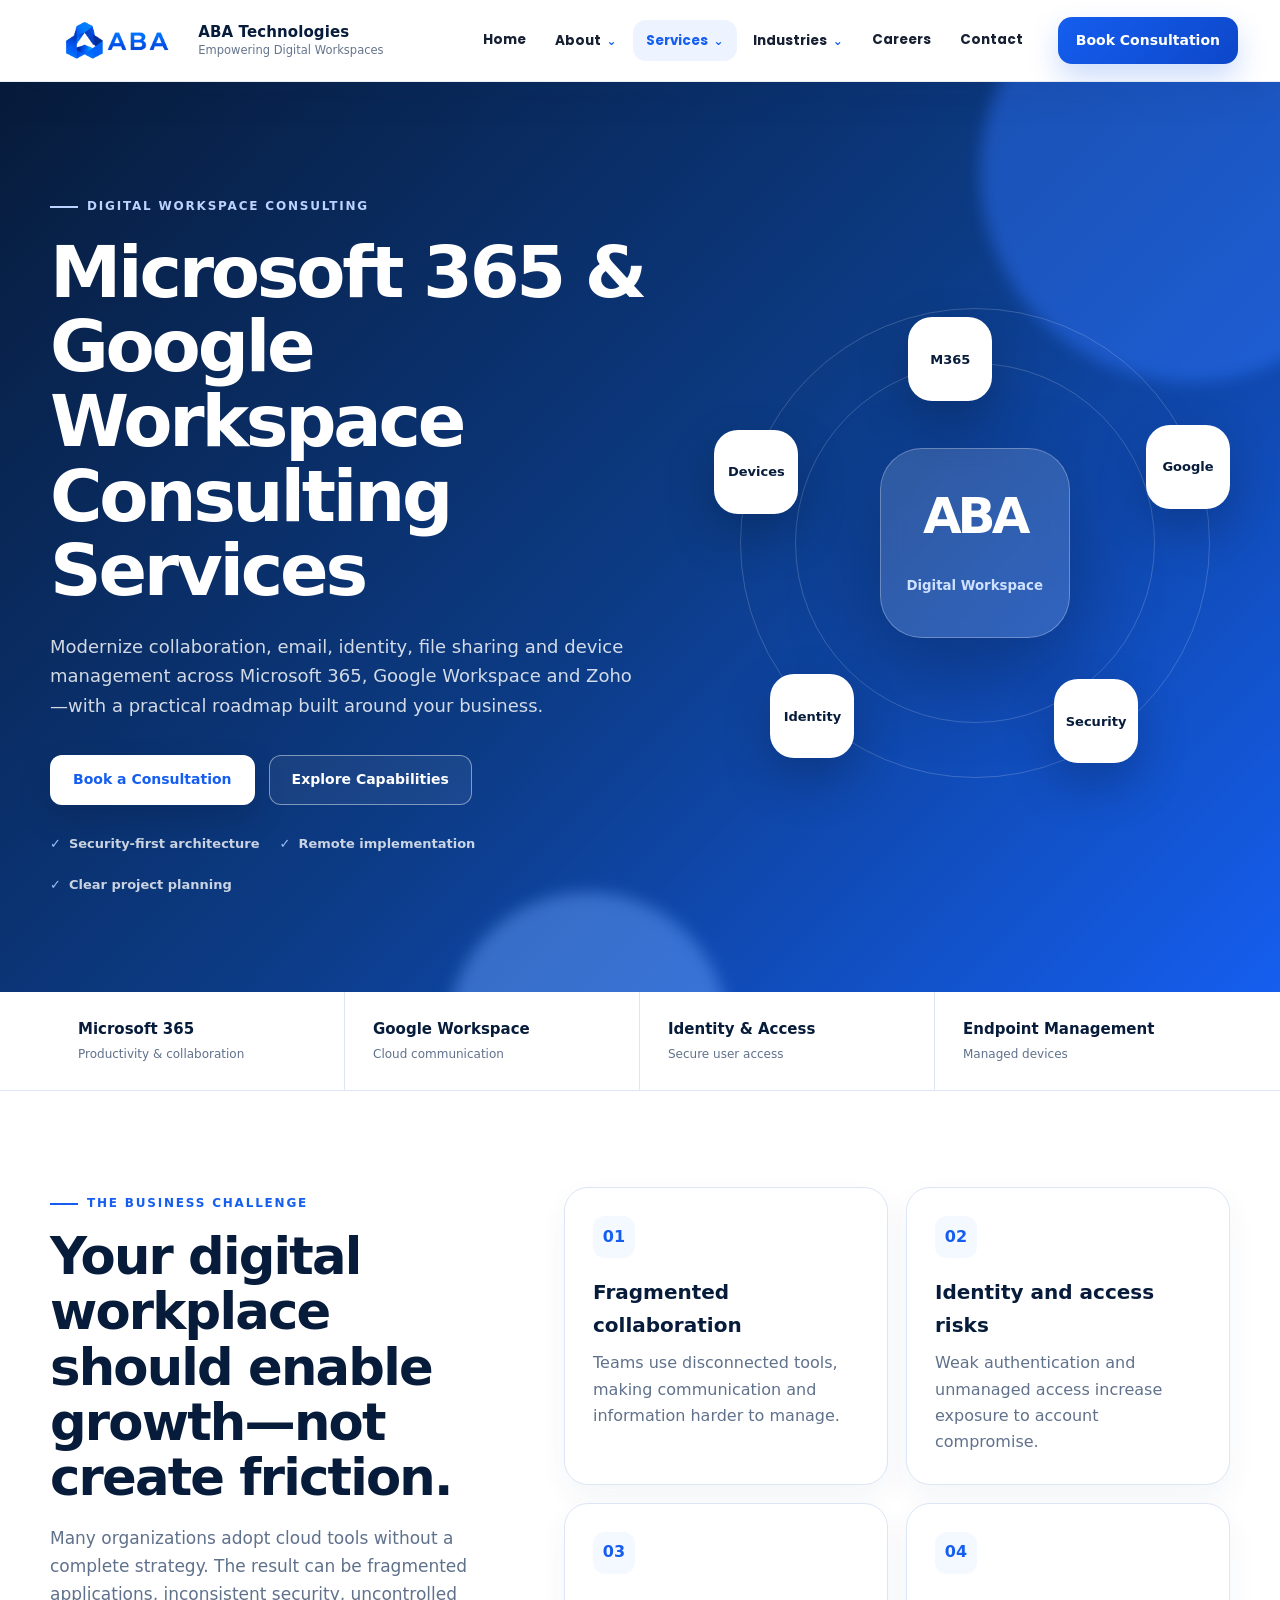
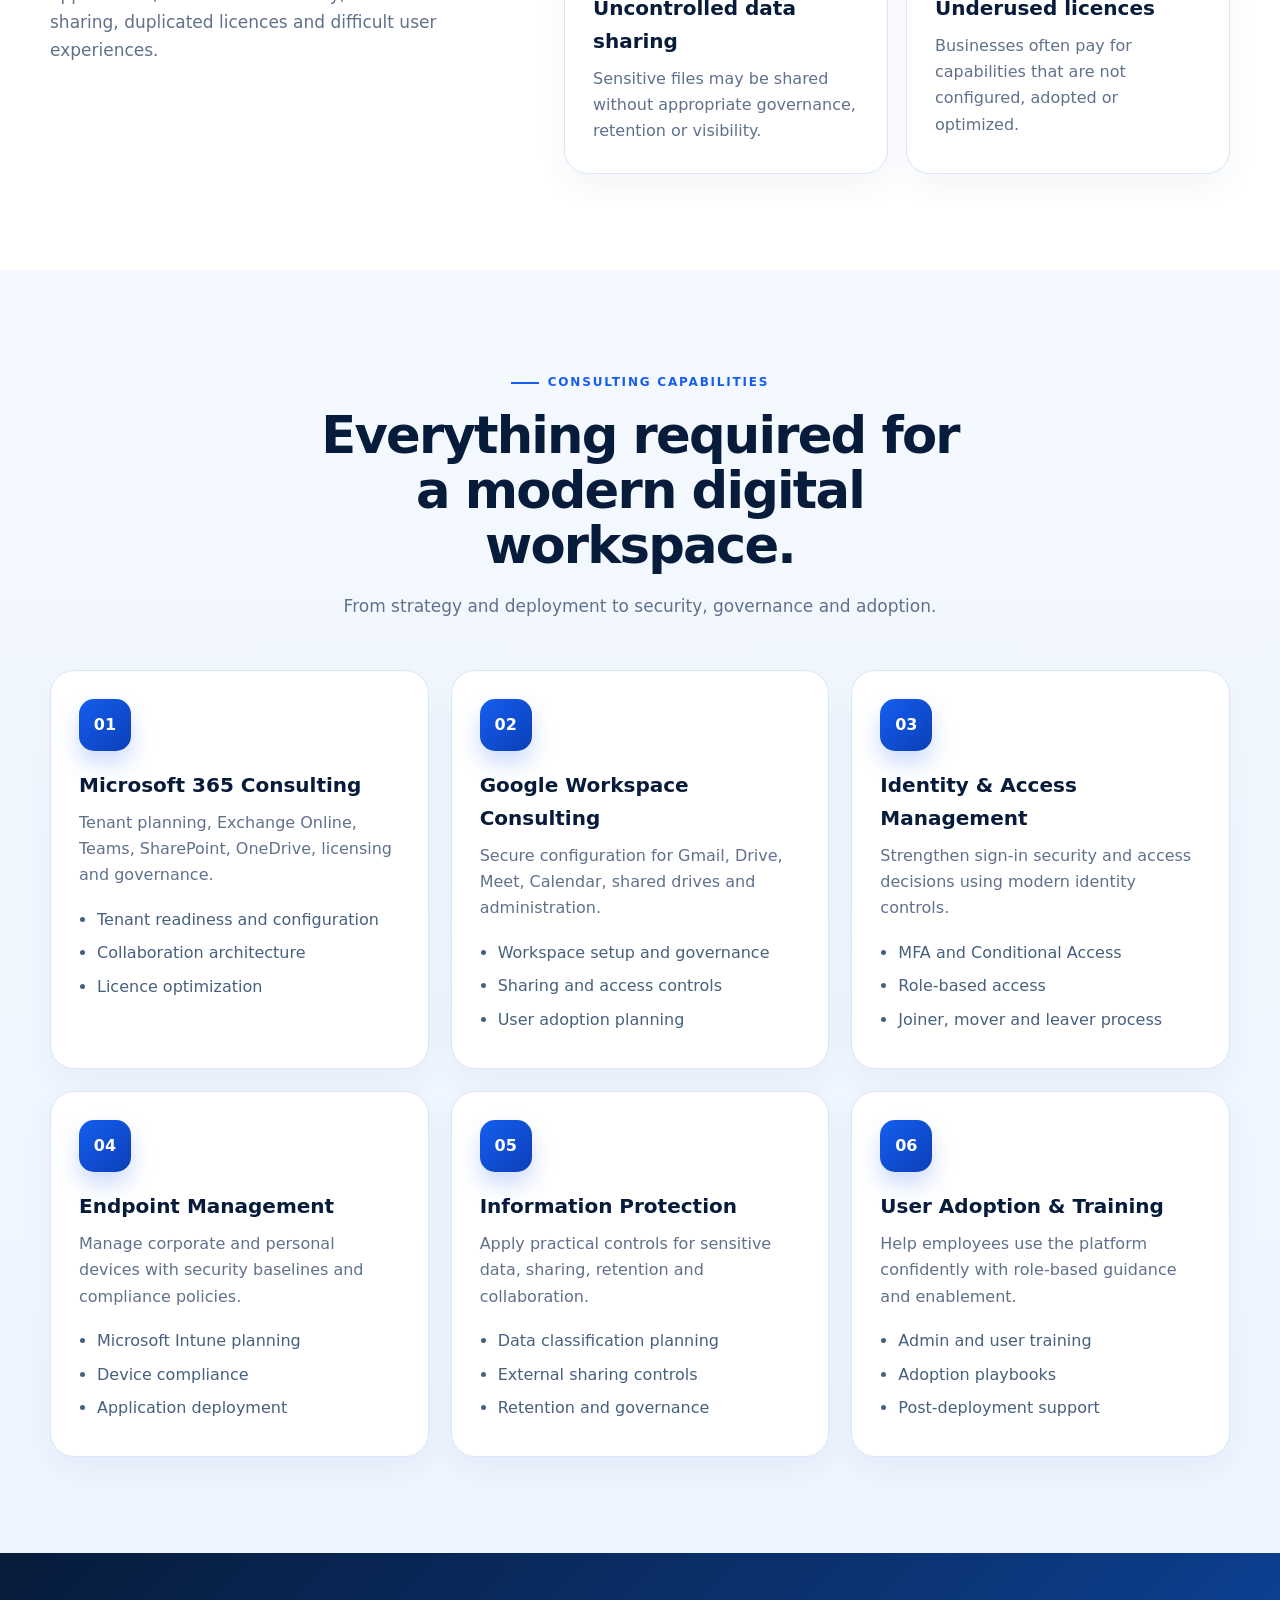
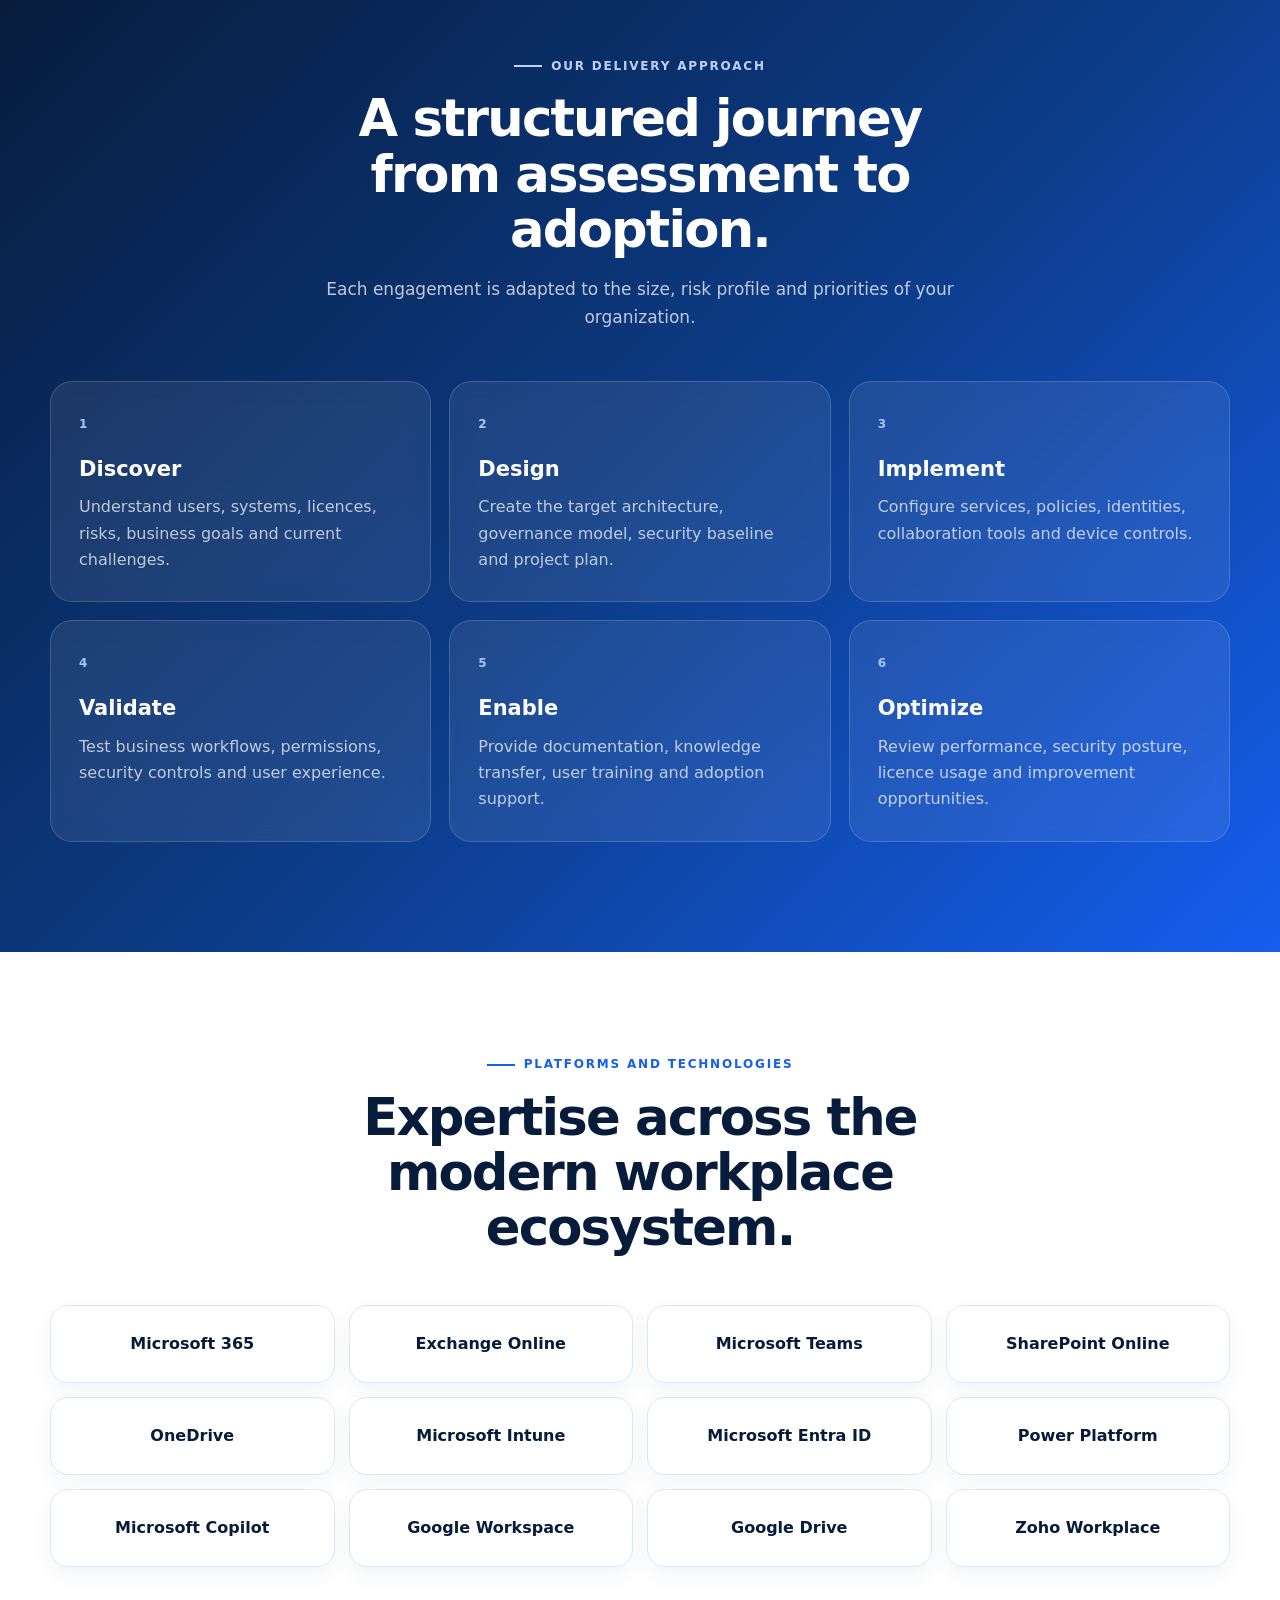
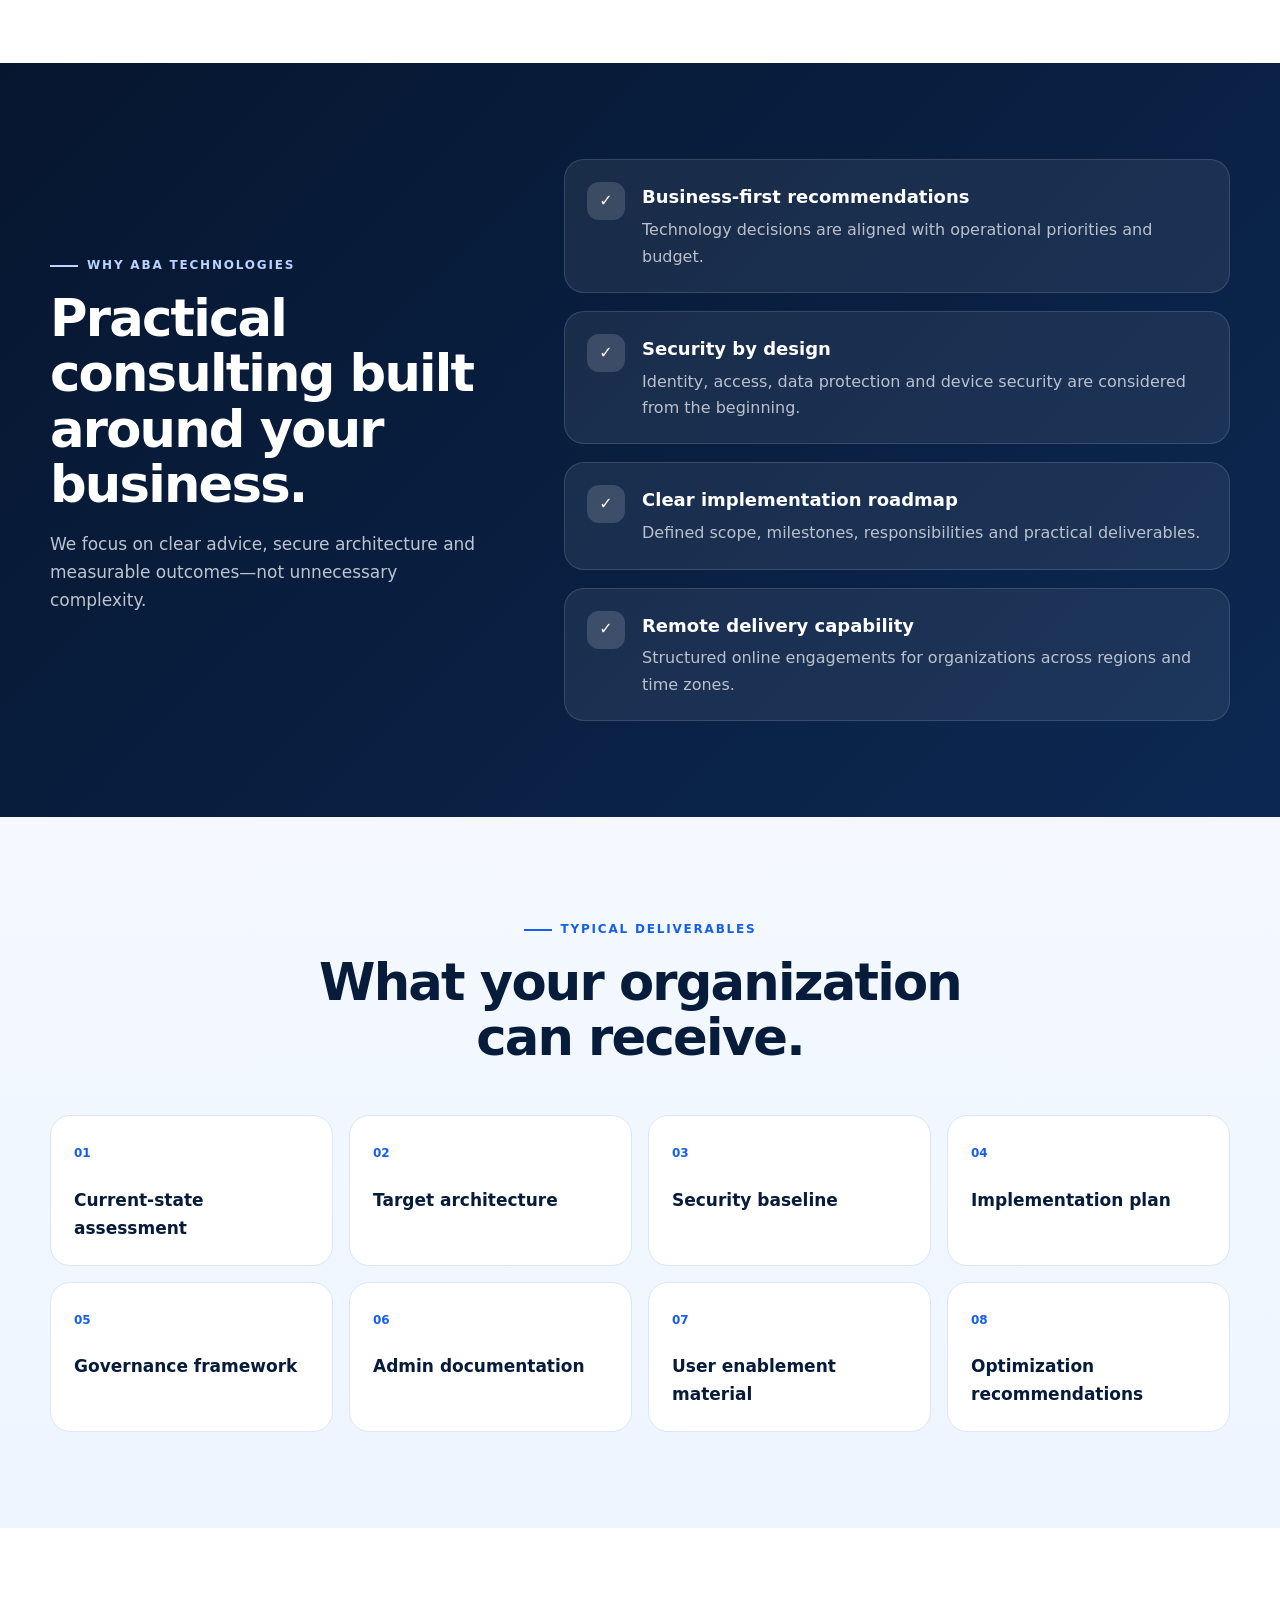
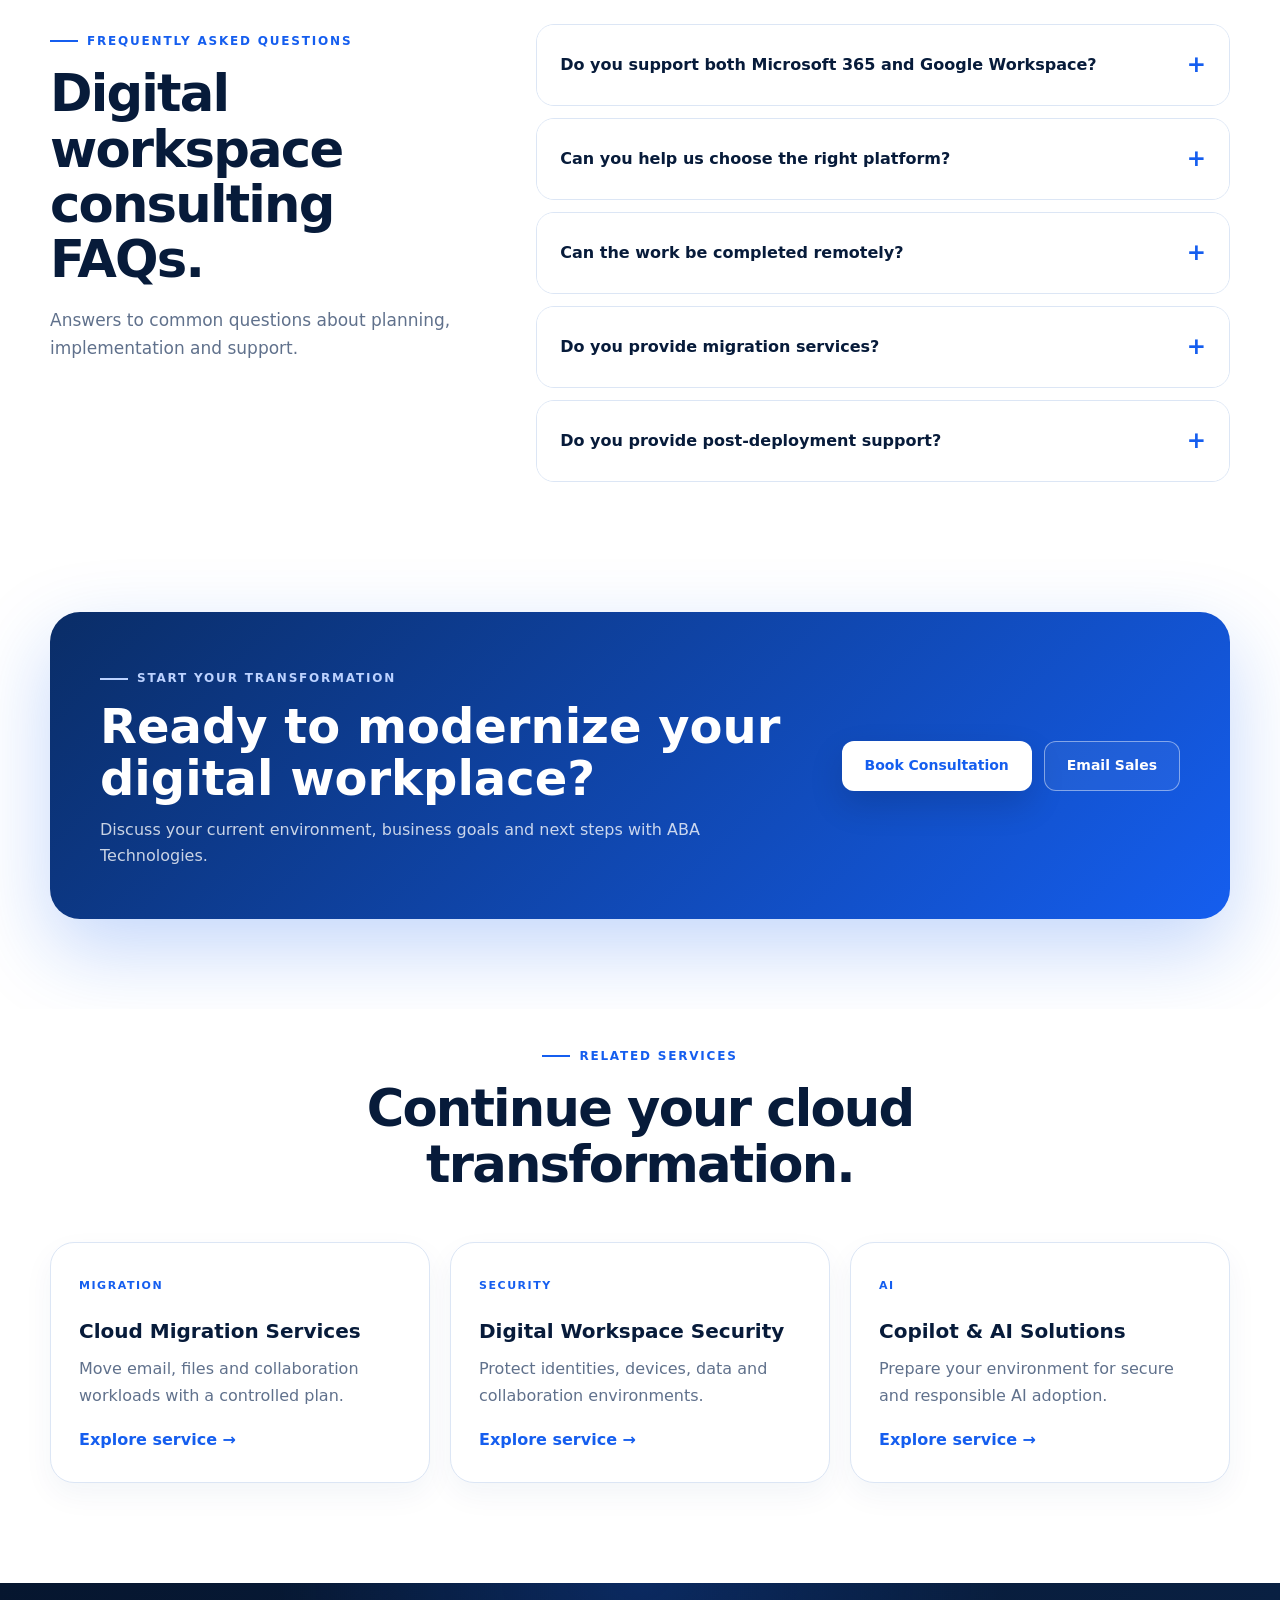
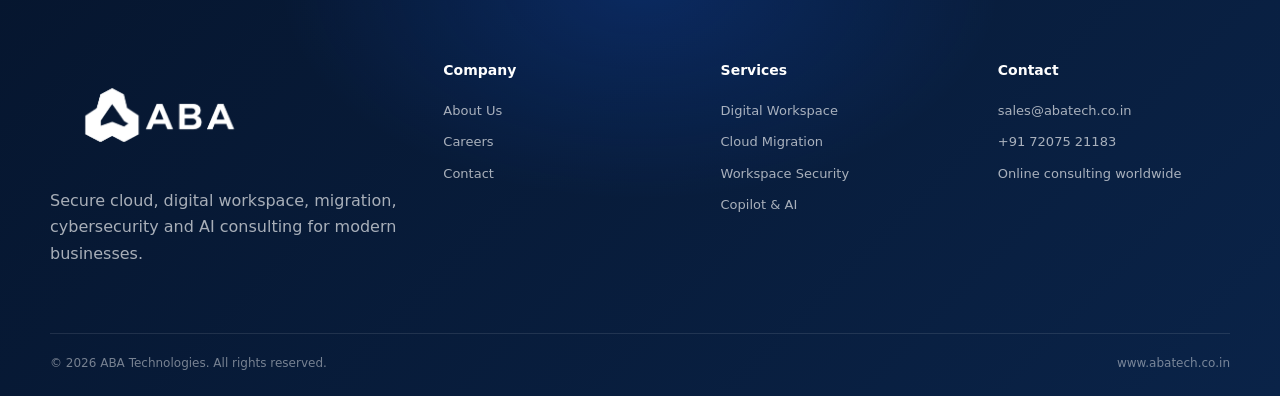
<file: digital-workspace-consulting.html>
<!DOCTYPE html>
<html lang="en">
<head>
  <meta charset="UTF-8">
  <meta name="viewport" content="width=device-width, initial-scale=1.0">
  <title>Microsoft 365 &amp; Google Workspace Consulting | ABA Technologies</title>
  <meta name="description" content="ABA Technologies helps businesses design, secure and modernize digital workspaces across Microsoft 365, Google Workspace, Zoho, Teams, SharePoint, Intune and Entra ID.">
  <link rel="canonical" href="https://abatech.co.in/digital-workspace-consulting.html">
  <link rel="preconnect" href="https://fonts.googleapis.com">
  <link rel="preconnect" href="https://fonts.gstatic.com" crossorigin>
  <link href="https://fonts.googleapis.com/css2?family=Poppins:wght@400;500;600;700;800&display=swap" rel="stylesheet">
  <style>
:root{
  --blue:#155eef;
  --blue-dark:#0b3fb8;
  --navy:#071b3a;
  --navy-soft:#0d2b55;
  --text:#10233f;
  --muted:#60718c;
  --line:#dce6f5;
  --soft:#f4f8ff;
  --white:#ffffff;
  --shadow:0 24px 60px rgba(18,54,104,.13);
  --radius:24px;
}

*{box-sizing:border-box}
html{scroll-behavior:smooth}
body{
  margin:0;
  font-family:Inter,ui-sans-serif,system-ui,-apple-system,BlinkMacSystemFont,"Segoe UI",sans-serif;
  color:var(--text);
  background:var(--white);
  line-height:1.65;
}
img{max-width:100%;display:block}
a{color:inherit;text-decoration:none}
button{font:inherit}
.container{width:min(1180px,calc(100% - 40px));margin:auto}
.sr-only{position:absolute;width:1px;height:1px;padding:0;margin:-1px;overflow:hidden;clip:rect(0,0,0,0);white-space:nowrap;border:0}
.skip-link{position:fixed;top:12px;left:12px;z-index:9999;background:#fff;padding:10px 16px;border-radius:10px;transform:translateY(-150%)}
.skip-link:focus{transform:none}

.site-nav{
  position:sticky;top:0;z-index:1000;
  background:rgba(255,255,255,.94);
  border-bottom:1px solid rgba(8,42,91,.08);
  backdrop-filter:blur(18px);
}
.nav-inner{height:82px;display:flex;align-items:center;gap:28px}
.brand{display:flex;align-items:center;gap:12px;min-width:250px}
.brand img{width:54px;height:54px;object-fit:contain}
.brand-text{display:grid;line-height:1.15}
.brand-text strong{font-size:17px;color:var(--navy)}
.brand-text span{font-size:11px;color:var(--muted);margin-top:5px;letter-spacing:.05em}
.desktop-nav{display:flex;align-items:center;gap:28px;margin-left:auto}
.desktop-nav a{font-size:14px;font-weight:700;color:#3b4e69;position:relative}
.desktop-nav a:hover,.desktop-nav a.active{color:var(--blue)}
.desktop-nav a.active:after{content:"";position:absolute;left:0;right:0;bottom:-12px;height:2px;background:var(--blue)}
.btn{
  display:inline-flex;align-items:center;justify-content:center;gap:8px;
  min-height:50px;padding:0 22px;border-radius:12px;font-weight:800;font-size:14px;
  border:1px solid transparent;transition:.25s ease;
}
.btn:hover{transform:translateY(-2px)}
.btn-primary{background:var(--blue);color:#fff;box-shadow:0 12px 26px rgba(21,94,239,.25)}
.btn-white{background:#fff;color:var(--blue);box-shadow:0 14px 34px rgba(0,0,0,.14)}
.btn-outline-light{border-color:rgba(255,255,255,.45);color:#fff;background:rgba(255,255,255,.06)}
.menu-btn{display:none;margin-left:auto;width:44px;height:44px;border:0;border-radius:10px;background:var(--soft);padding:11px}
.menu-btn span:not(.sr-only){display:block;height:2px;background:var(--navy);margin:5px 0}
.mobile-menu{display:none;padding:10px 20px 20px;background:#fff;border-top:1px solid var(--line)}
.mobile-menu a{display:block;padding:12px 0;font-weight:700;border-bottom:1px solid #edf2f9}

.blue-section{position:relative;overflow:hidden;background:linear-gradient(135deg,#071b3a 0%,#0c3b85 52%,#155eef 100%);color:#fff}
.navy-section{background:linear-gradient(135deg,#06162f,#0c2852);color:#fff}
.soft-blue-section{background:linear-gradient(180deg,#f5f9ff,#edf5ff)}
.white-section{background:#fff}

.hero{padding:108px 0 96px}
.hero-grid{display:grid;grid-template-columns:1.08fr .92fr;gap:70px;align-items:center;position:relative;z-index:2}
.hero h1{font-size:clamp(42px,5.6vw,76px);line-height:1.04;letter-spacing:-.045em;margin:18px 0 24px;max-width:760px}
.hero p{font-size:18px;color:rgba(255,255,255,.82);max-width:690px}
.hero-actions{display:flex;gap:14px;flex-wrap:wrap;margin-top:34px}
.hero-points{display:flex;gap:20px;flex-wrap:wrap;margin-top:28px;color:rgba(255,255,255,.78);font-size:13px;font-weight:700}
.hero-points span:before{content:"✓";margin-right:8px;color:#9fc0ff}
.eyebrow{display:inline-flex;align-items:center;gap:9px;font-size:12px;letter-spacing:.15em;text-transform:uppercase;font-weight:900;color:var(--blue)}
.eyebrow:before{content:"";width:28px;height:2px;background:currentColor}
.eyebrow.light{color:#bcd2ff}

.hero-glow{position:absolute;border-radius:50%;filter:blur(8px);opacity:.45}
.hero-glow-one{width:420px;height:420px;background:#2f75ff;right:-120px;top:-120px}
.hero-glow-two{width:280px;height:280px;background:#6aa4ff;left:35%;bottom:-180px}

.workspace-visual{position:relative;min-height:490px;display:grid;place-items:center}
.visual-core{position:relative;z-index:5;width:190px;height:190px;border-radius:42px;display:grid;place-items:center;text-align:center;background:rgba(255,255,255,.14);border:1px solid rgba(255,255,255,.28);backdrop-filter:blur(15px);box-shadow:0 35px 90px rgba(0,0,0,.25)}
.core-mark{font-weight:900;font-size:50px;letter-spacing:-.08em}
.visual-core small{display:block;margin-top:-48px;color:#cfe0ff;font-weight:700}
.visual-orbit{position:absolute;border:1px solid rgba(255,255,255,.18);border-radius:50%}
.orbit-one{width:360px;height:360px}
.orbit-two{width:470px;height:470px}
.app-node{position:absolute;z-index:6;display:grid;place-items:center;width:84px;height:84px;border-radius:24px;background:#fff;color:var(--navy);font-weight:900;font-size:13px;box-shadow:0 20px 50px rgba(0,0,0,.22)}
.node-m365{top:4%;left:37%}
.node-google{top:26%;right:0}
.node-security{bottom:5%;right:18%}
.node-identity{bottom:6%;left:10%}
.node-devices{top:27%;left:-1%}

.trust-strip{background:#fff;border-bottom:1px solid var(--line)}
.trust-grid{display:grid;grid-template-columns:repeat(4,1fr)}
.trust-grid div{padding:25px 28px;border-right:1px solid var(--line)}
.trust-grid div:last-child{border-right:0}
.trust-grid strong,.trust-grid span{display:block}
.trust-grid strong{font-size:15px;color:var(--navy)}
.trust-grid span{font-size:12px;color:var(--muted);margin-top:4px}

.section{padding:96px 0}
.section-heading{max-width:650px}
.section-heading.centered{margin:0 auto 50px;text-align:center}
.section-heading.centered .eyebrow{justify-content:center}
.section-heading h2{font-size:clamp(34px,4vw,54px);line-height:1.08;letter-spacing:-.035em;margin:15px 0 18px;color:var(--navy)}
.section-heading p{color:var(--muted);font-size:17px}
.section-heading.light h2,.section-heading.light p{color:#fff}
.section-heading.light p{color:rgba(255,255,255,.74)}
.split-grid{display:grid;grid-template-columns:.8fr 1.2fr;gap:70px}
.align-center{align-items:center}

.challenge-grid{display:grid;grid-template-columns:1fr 1fr;gap:18px}
.challenge-card,.capability-card,.related-card{background:#fff;border:1px solid var(--line);border-radius:var(--radius);padding:28px;box-shadow:0 12px 30px rgba(17,56,110,.05);transition:.25s ease}
.challenge-card:hover,.capability-card:hover,.related-card:hover{transform:translateY(-5px);box-shadow:var(--shadow)}
.challenge-card span{display:inline-grid;place-items:center;width:42px;height:42px;border-radius:12px;background:var(--soft);color:var(--blue);font-weight:900}
.challenge-card h3,.capability-card h3,.related-card h3{color:var(--navy);font-size:20px;margin:18px 0 8px}
.challenge-card p,.capability-card p,.related-card p{color:var(--muted);margin:0}

.capability-grid{display:grid;grid-template-columns:repeat(3,1fr);gap:22px}
.icon-box{width:52px;height:52px;border-radius:15px;display:grid;place-items:center;color:#fff;background:linear-gradient(135deg,var(--blue),var(--blue-dark));font-weight:900;box-shadow:0 12px 22px rgba(21,94,239,.22)}
.capability-card ul{padding-left:18px;margin:18px 0 0;color:#47607e}
.capability-card li{margin:7px 0}

.process-section{padding-bottom:110px}
.process-grid{display:grid;grid-template-columns:repeat(3,1fr);gap:18px}
.process-card{padding:28px;border-radius:22px;background:rgba(255,255,255,.08);border:1px solid rgba(255,255,255,.16);backdrop-filter:blur(10px)}
.process-card span{font-size:12px;font-weight:900;color:#a8c5ff}
.process-card h3{font-size:21px;margin:15px 0 8px}
.process-card p{color:rgba(255,255,255,.72);margin:0}

.tech-grid{display:grid;grid-template-columns:repeat(4,1fr);gap:14px}
.tech-pill{min-height:78px;display:grid;place-items:center;text-align:center;padding:15px;border:1px solid var(--line);border-radius:18px;color:var(--navy);font-weight:850;background:#fff;box-shadow:0 8px 22px rgba(18,54,104,.05)}

.benefit-list{display:grid;gap:18px}
.benefit-item{display:flex;gap:17px;padding:22px;border-radius:20px;background:rgba(255,255,255,.07);border:1px solid rgba(255,255,255,.13)}
.benefit-item>span{flex:0 0 38px;height:38px;border-radius:12px;display:grid;place-items:center;background:rgba(255,255,255,.15);font-weight:900}
.benefit-item h3{margin:0 0 5px;font-size:18px}
.benefit-item p{margin:0;color:rgba(255,255,255,.7)}

.deliverables-grid{display:grid;grid-template-columns:repeat(4,1fr);gap:16px}
.deliverable{background:#fff;border:1px solid var(--line);border-radius:20px;padding:23px;min-height:142px}
.deliverable span{color:var(--blue);font-size:12px;font-weight:900}
.deliverable h3{font-size:17px;color:var(--navy);margin:20px 0 0}

.faq-layout{display:grid;grid-template-columns:.75fr 1.25fr;gap:70px}
.faq-list{display:grid;gap:12px}
.faq-item{border:1px solid var(--line);border-radius:18px;overflow:hidden;background:#fff}
.faq-question{width:100%;border:0;background:#fff;display:flex;justify-content:space-between;align-items:center;text-align:left;padding:21px 23px;color:var(--navy);font-weight:850;cursor:pointer}
.faq-question b{font-size:23px;color:var(--blue)}
.faq-answer{display:none;padding:0 23px 21px;color:var(--muted)}
.faq-item.open .faq-answer{display:block}
.faq-item.open .faq-question b{transform:rotate(45deg)}

.cta-section{padding:34px 0 90px;background:#fff}
.cta-panel{background:linear-gradient(135deg,#0a2d67,#155eef);border-radius:30px;padding:50px;display:flex;align-items:center;justify-content:space-between;gap:30px;color:#fff;box-shadow:0 30px 80px rgba(21,94,239,.25)}
.cta-panel h2{font-size:clamp(30px,4vw,48px);line-height:1.08;margin:12px 0}
.cta-panel p{color:rgba(255,255,255,.78);margin:0}
.cta-actions{display:flex;gap:12px;flex-wrap:wrap;flex:0 0 auto}

.related-section{padding:30px 0 100px}
.related-grid{display:grid;grid-template-columns:repeat(3,1fr);gap:20px}
.related-card span{font-size:11px;text-transform:uppercase;letter-spacing:.14em;color:var(--blue);font-weight:900}
.related-card b{display:block;margin-top:18px;color:var(--blue)}

.premium-footer{background:radial-gradient(500px 300px at 50% 0%,rgba(21,94,239,.22),transparent 72%),linear-gradient(135deg,#06162f,#0a2348);color:#fff;padding:76px 0 22px}
.footer-grid{display:grid;grid-template-columns:1.5fr 1fr 1fr 1fr;gap:45px}
.footer-brand img{width:210px;filter:brightness(0) invert(1)}
.footer-brand p{color:rgba(255,255,255,.65);max-width:380px}
.footer-grid h3{font-size:14px;margin:0 0 18px}
.footer-grid a,.footer-grid span{display:block;color:rgba(255,255,255,.65);font-size:13px;margin:10px 0}
.footer-grid a:hover{color:#fff}
.footer-bottom{display:flex;justify-content:space-between;gap:20px;margin-top:50px;padding-top:20px;border-top:1px solid rgba(255,255,255,.1);color:rgba(255,255,255,.45);font-size:12px}

.reveal{opacity:0;transform:translateY(24px);transition:opacity .65s ease,transform .65s ease}
.reveal.visible{opacity:1;transform:none}

@media(max-width:980px){
  .desktop-nav,.nav-cta{display:none}
  .menu-btn{display:block}
  .mobile-menu.open{display:block}
  .hero-grid,.split-grid,.faq-layout{grid-template-columns:1fr}
  .workspace-visual{min-height:430px}
  .capability-grid,.process-grid{grid-template-columns:1fr 1fr}
  .tech-grid,.deliverables-grid{grid-template-columns:repeat(3,1fr)}
  .footer-grid{grid-template-columns:1.4fr 1fr 1fr}
  .footer-grid>div:last-child{grid-column:2/4}
}
@media(max-width:700px){
  .container{width:min(100% - 28px,1180px)}
  .nav-inner{height:72px}
  .brand img{width:46px;height:46px}
  .brand-text strong{font-size:15px}
  .brand-text span{display:none}
  .hero{padding:76px 0 70px}
  .hero h1{font-size:42px}
  .workspace-visual{min-height:360px;transform:scale(.86)}
  .trust-grid,.challenge-grid,.capability-grid,.process-grid,.tech-grid,.deliverables-grid,.related-grid{grid-template-columns:1fr}
  .trust-grid div{border-right:0;border-bottom:1px solid var(--line)}
  .section{padding:72px 0}
  .section-heading h2{font-size:36px}
  .cta-panel{padding:32px 24px;display:block}
  .cta-actions{margin-top:25px}
  .cta-actions .btn,.hero-actions .btn{width:100%}
  .footer-grid{grid-template-columns:1fr}
  .footer-grid>div:last-child{grid-column:auto}
  .footer-bottom{display:block}
  .footer-bottom span{display:block;margin:8px 0}
}
@media(prefers-reduced-motion:reduce){
  html{scroll-behavior:auto}
  .reveal{opacity:1;transform:none;transition:none}
  .btn,.challenge-card,.capability-card,.related-card{transition:none}
}


/* =====================================================
   HOMEPAGE PREMIUM NAVIGATION — SHARED GLOBAL SYSTEM
   ===================================================== */
:root{--navH:82px}

.premium-nav{
  position:fixed;top:0;left:0;right:0;height:var(--navH);z-index:1000;
  background:rgba(255,255,255,.88);border-bottom:1px solid rgba(15,35,72,.08);
  box-shadow:0 12px 40px rgba(15,35,72,.07);backdrop-filter:blur(22px) saturate(145%);
  -webkit-backdrop-filter:blur(22px) saturate(145%);transition:background .28s ease,box-shadow .28s ease,border-color .28s ease;
}
.premium-nav.nav-scrolled{background:rgba(255,255,255,.96);border-color:rgba(15,23,42,.08);box-shadow:0 12px 38px rgba(15,23,42,.10)}
.premium-nav .container{width:100%;max-width:1240px;height:100%;margin:0 auto;padding:0 22px}
.premium-nav .nav-inner{display:flex;align-items:center;justify-content:space-between;gap:22px}
.premium-nav .brand{display:flex;align-items:center;gap:12px;min-width:310px}
.premium-nav .brand img{width:auto;height:78px;object-fit:contain}
.premium-nav .brand .name{display:flex;flex-direction:column;line-height:1.08}
.premium-nav .brand .name strong{font-size:15px;letter-spacing:.1px;color:#071b3a}
.premium-nav .brand .name span{margin-top:4px;font-size:11.5px;color:#64748b;font-weight:500}
.premium-nav .nav-links{display:flex;align-items:center;justify-content:flex-end;gap:3px;flex:1}
.premium-nav .nav-links a,.premium-nav .nav-links button{font-family:'Poppins',Inter,system-ui,sans-serif;white-space:nowrap}
.premium-nav .nav-links>a,.premium-nav .dropbtn{padding:11px 13px;border:0;border-radius:13px;background:transparent;color:#172033;font-size:13.5px;font-weight:700;cursor:pointer;transition:background .2s ease,color .2s ease}
.premium-nav .nav-links>a:hover,.premium-nav .dropbtn:hover,.premium-nav .nav-links>a[aria-current="page"],.premium-nav .dropbtn[aria-current="page"]{color:#155eef;background:#edf4ff}
.premium-nav .dropbtn span{font-size:12px;margin-left:3px;color:#155eef}
.premium-nav .nav-right{display:flex;align-items:center;gap:10px}
.premium-nav .btn.primary{display:inline-flex;align-items:center;justify-content:center;min-height:44px;padding:12px 18px;border:0;border-radius:14px;white-space:nowrap;background:linear-gradient(135deg,#155eef,#0d47c9);color:#fff;font-size:14px;font-weight:750;box-shadow:0 14px 30px rgba(21,94,239,.22);transition:transform .22s ease,box-shadow .22s ease}
.premium-nav .btn.primary:hover{transform:translateY(-2px);box-shadow:0 18px 38px rgba(21,94,239,.30)}
.premium-nav .menu-btn{display:none;width:44px;height:44px;padding:0;border:1px solid rgba(15,23,42,.10);border-radius:14px;background:#fff;color:#111827;font-size:20px;cursor:pointer}

.premium-nav .dropdown{position:relative}
.premium-nav .dropdown-menu{position:absolute;top:calc(100% + 20px);left:0;min-width:240px;padding:10px;border:1px solid rgba(15,23,42,.08);border-radius:18px;background:#fff;box-shadow:0 24px 60px rgba(15,23,42,.14);opacity:0;visibility:hidden;transform:translateY(10px);transition:.22s ease}
.premium-nav .dropdown-menu::before{content:"";position:absolute;left:0;right:0;top:-22px;height:24px}
.premium-nav .dropdown:hover .dropdown-menu,.premium-nav .dropdown.open .dropdown-menu,.premium-nav .dropdown:focus-within .dropdown-menu{opacity:1;visibility:visible;transform:translateY(0)}
.premium-nav .compact-menu{width:310px;padding:12px}
.premium-nav .compact-menu a,.premium-nav .premium-mega-menu .mega-column a,.premium-nav .industry-menu-grid a{display:flex!important;flex-direction:column;align-items:flex-start;gap:3px;padding:12px 13px!important;border-radius:13px}
.premium-nav .compact-menu b,.premium-nav .premium-mega-menu b,.premium-nav .industry-menu-grid b{font-size:13.5px;color:#172033}
.premium-nav .compact-menu small,.premium-nav .premium-mega-menu small,.premium-nav .industry-menu-grid small{font-size:11.5px;line-height:1.45;color:#64748b;font-weight:500}
.premium-nav .compact-menu a:hover,.premium-nav .premium-mega-menu .mega-column a:hover,.premium-nav .industry-menu-grid a:hover{background:#f3f7ff}

.premium-nav .premium-mega-menu{position:fixed;top:var(--navH);left:50%;width:min(1180px,calc(100vw - 40px));display:grid;grid-template-columns:1.05fr 1fr 1.15fr 1fr;gap:16px;padding:18px;border:1px solid rgba(21,94,239,.10);border-radius:24px;box-shadow:0 30px 80px rgba(15,35,72,.18);transform:translate(-50%,12px);overflow:hidden}
.premium-nav .dropdown:hover .premium-mega-menu,.premium-nav .dropdown.open .premium-mega-menu,.premium-nav .dropdown:focus-within .premium-mega-menu{transform:translate(-50%,0)}
.premium-nav .mega-intro{padding:24px;border-radius:18px;background:radial-gradient(260px 180px at 0 0,rgba(255,255,255,.22),transparent 65%),linear-gradient(145deg,#155eef,#071b3a);color:#fff}
.premium-nav .mega-kicker{font-size:10.5px;font-weight:800;letter-spacing:1.4px;color:#bfdbfe}
.premium-nav .mega-intro h3{font-size:23px;line-height:1.25;margin:12px 0;color:#fff}
.premium-nav .mega-intro p{font-size:12.5px;line-height:1.75;margin:0 0 18px;color:rgba(255,255,255,.76)}
.premium-nav .mega-btn{display:inline-flex!important;align-items:center;gap:8px;padding:10px 14px!important;border-radius:11px!important;background:#fff!important;color:#155eef!important;font-size:12.5px!important}
.premium-nav .premium-mega-menu .mega-column{padding:13px 7px}
.premium-nav .premium-mega-menu .mega-column h4{font-size:12px;letter-spacing:.6px;text-transform:uppercase;color:#155eef;margin:5px 13px 9px}

.premium-nav .industries-menu{position:fixed;top:var(--navH);left:50%;width:min(900px,calc(100vw - 40px));display:grid;grid-template-columns:230px 1fr;gap:18px;padding:18px;border-radius:24px;transform:translate(-50%,12px)}
.premium-nav .dropdown:hover .industries-menu,.premium-nav .dropdown.open .industries-menu,.premium-nav .dropdown:focus-within .industries-menu{transform:translate(-50%,0)}
.premium-nav .industry-menu-head{display:flex;flex-direction:column;gap:10px;padding:22px;border-radius:17px;background:#f3f7ff}
.premium-nav .industry-menu-head span{font-size:10.5px;letter-spacing:1.3px;font-weight:800;color:#155eef}
.premium-nav .industry-menu-head strong{font-size:20px;line-height:1.3;color:#071b3a}
.premium-nav .industry-menu-grid{display:grid;grid-template-columns:1fr 1fr;gap:4px}

body.mobile-menu-open{overflow:hidden}
.mobile-menu-overlay{position:fixed;inset:0;z-index:1090;background:rgba(3,15,40,.58);opacity:0;visibility:hidden;transition:opacity .28s ease,visibility .28s ease;backdrop-filter:blur(3px);-webkit-backdrop-filter:blur(3px)}
.mobile-menu-overlay.open{opacity:1;visibility:visible}
.menu-panel{display:none}
main{padding-top:var(--navH)}

@media(max-width:1250px){
  .premium-nav .brand{min-width:250px}.premium-nav .brand .name{display:none}
  .premium-nav .nav-links>a,.premium-nav .dropbtn{padding:10px 9px;font-size:12.5px}
  .premium-nav .nav-cta{padding:11px 13px!important;font-size:12.5px!important}
}
@media(max-width:1050px){
  .premium-nav .nav-links{display:none}.premium-nav .menu-btn{display:inline-flex;align-items:center;justify-content:center}.premium-nav .brand{min-width:auto}
}
@media(max-width:992px){
  .menu-panel{display:block;position:fixed;top:0;right:0;bottom:0;left:auto;width:min(90vw,390px);height:100dvh;z-index:1100;overflow-y:auto;background:linear-gradient(155deg,#155eef 0%,#0d47c9 58%,#071b3a 100%);border:0;box-shadow:-28px 0 80px rgba(3,15,40,.38);transform:translateX(105%);transition:transform .32s cubic-bezier(.22,.8,.28,1);-webkit-overflow-scrolling:touch}
  .menu-panel.open{display:block;transform:translateX(0)}
  .mobile-drawer-head{position:sticky;top:0;z-index:2;min-height:94px;display:flex;align-items:center;justify-content:space-between;gap:18px;padding:18px 20px;background:rgba(7,27,58,.24);border-bottom:1px solid rgba(255,255,255,.16);backdrop-filter:blur(16px);-webkit-backdrop-filter:blur(16px)}
  .mobile-drawer-brand{display:flex;align-items:center;min-width:0;padding:7px 12px;border-radius:14px;background:#fff;box-shadow:0 10px 26px rgba(3,15,40,.20)}
  .mobile-drawer-brand img{width:170px;max-width:calc(100vw - 165px);height:48px;object-fit:contain;object-position:left center;filter:none}
  .mobile-close-btn{width:46px;height:46px;flex:0 0 46px;display:grid;place-items:center;padding:0;border:1px solid rgba(255,255,255,.25);border-radius:14px;background:rgba(255,255,255,.12);color:#fff;font:400 32px/1 Arial,sans-serif;cursor:pointer}
  .mobile-nav-list{display:block;position:static;width:auto;height:auto;max-height:calc(100vh - var(--navH));min-height:0;overflow:auto;padding:16px 20px 34px;margin:0;background:transparent;border:0;box-shadow:none}
  .mobile-nav-list a,.mobile-nav-list button{font-family:'Poppins',Inter,system-ui,sans-serif}
  .mobile-nav-list .mobile-main-link{display:flex;align-items:center;min-height:58px;padding:15px 4px;border-bottom:1px solid rgba(255,255,255,.18);color:#fff;font-size:18px;font-weight:700;letter-spacing:-.1px}
  .mobile-nav-list .mobile-main-link[aria-current="page"]{color:#fff;background:rgba(255,255,255,.10);padding-left:12px;border-radius:10px}
  .mobile-row{display:grid;grid-template-columns:minmax(0,1fr) 48px;align-items:center;border-bottom:1px solid rgba(255,255,255,.18)}
  .mobile-row .mobile-main-link{border-bottom:0}
  .mobile-toggle{width:44px;height:44px;display:grid;place-items:center;border:0;border-radius:12px;background:transparent;color:#fff;font-size:24px;cursor:pointer;transition:transform .25s ease,background .25s ease}
  .mobile-toggle:hover,.mobile-toggle:focus-visible{background:rgba(255,255,255,.12)}
  .mobile-accordion.open .mobile-toggle{transform:rotate(180deg)}
  .mobile-submenu{max-height:0;overflow:hidden;opacity:.5;padding:0 0 0 18px;border-bottom:0 solid rgba(255,255,255,.12);transition:max-height .34s ease,opacity .25s ease,padding .25s ease}
  .mobile-accordion.open .mobile-submenu{max-height:720px;opacity:1;padding-top:7px;padding-bottom:10px;border-bottom-width:1px}
  .mobile-submenu a{display:block;padding:12px;border-left:2px solid rgba(255,255,255,.34);color:rgba(255,255,255,.86);font-size:14px;font-weight:600;line-height:1.45}
  .mobile-submenu a:hover,.mobile-submenu a:focus-visible{color:#fff;background:rgba(255,255,255,.10);border-left-color:#fff;border-radius:0 10px 10px 0}
  .mobile-consultation-link{display:flex;justify-content:center;align-items:center;min-height:52px;margin-top:24px;padding:14px 18px;border-radius:14px;background:#fff;color:#155eef!important;font-size:15px;font-weight:800;box-shadow:0 15px 34px rgba(3,15,40,.24)}
}
@media(min-width:993px){.menu-panel,.mobile-menu-overlay{display:none!important}}
@media(prefers-reduced-motion:reduce){.premium-nav *,.menu-panel,.mobile-menu-overlay{transition:none!important}}

  </style>
  <script type="application/ld+json">
  {
    "@context":"https://schema.org",
    "@type":"Service",
    "name":"Digital Workspace Consulting",
    "provider":{
      "@type":"Organization",
      "name":"ABA Technologies",
      "url":"https://abatech.co.in/",
      "logo":"https://abatech.co.in/logo.png"
    },
    "areaServed":["India","United Arab Emirates","Saudi Arabia","United Kingdom","United States"],
    "serviceType":[
      "Microsoft 365 Consulting",
      "Google Workspace Consulting",
      "Zoho Consulting",
      "Digital Workspace Security",
      "Collaboration and Productivity Consulting"
    ]
  }
  </script>
<script type="text/javascript">
    (function(c,l,a,r,i,t,y){
        c[a]=c[a]||function(){(c[a].q=c[a].q||[]).push(arguments)};
        t=l.createElement(r);t.async=1;t.src="https://www.clarity.ms/tag/"+i;
        y=l.getElementsByTagName(r)[0];y.parentNode.insertBefore(t,y);
    })(window, document, "clarity", "script", "xp1qc6cw5f");
</script>
</head>
<body data-page-version="phase2-standalone-v2">
  <a class="skip-link" href="#main">Skip to content</a>

  <!-- PREMIUM NAVIGATION -->
  <nav aria-label="Primary" class="premium-nav">
    <div class="container nav-inner">
      <a class="brand" href="index.html#top" aria-label="ABA Technologies home">
        <img src="logo.png" alt="ABA Technologies logo" decoding="async" fetchpriority="high" />
        <div class="name">
          <strong>ABA Technologies</strong>
          <span>Empowering Digital Workspaces</span>
        </div>
      </a>

      <div class="nav-links" role="navigation" aria-label="Main menu">
        <a href="index.html#top">Home</a>

        <div class="dropdown nav-dropdown">
          <a class="dropbtn" href="about.html" aria-haspopup="true">About <span>⌄</span></a>
          <div class="dropdown-menu compact-menu" role="menu">
            <a href="about.html#who" role="menuitem"><b>Who We Are</b><small>Learn about ABA Technologies</small></a>
            <a href="about.html#why" role="menuitem"><b>Why ABA</b><small>Our consulting approach</small></a>
            <a href="about.html#values" role="menuitem"><b>Core Values</b><small>Principles that guide our work</small></a>
            <a href="about.html#team" role="menuitem"><b>Leadership</b><small>Meet our core team</small></a>
          </div>
        </div>

        <div class="dropdown nav-dropdown services-dropdown">
          <a class="dropbtn" href="services.html" aria-haspopup="true" aria-current="page">Services <span>⌄</span></a>
          <div class="dropdown-menu premium-mega-menu" role="menu">
            <div class="mega-intro">
              <span class="mega-kicker">ABA TECHNOLOGIES</span>
              <h3>Solutions for secure digital transformation</h3>
              <p>From workplace modernization and cloud migration to cybersecurity, AI and custom applications.</p>
              <a href="services.html" class="mega-btn">View all services <span>→</span></a>
            </div>

            <div class="mega-column">
              <h4>Digital Workplace</h4>
              <a href="digital-workspace-consulting.html"><b>Digital Workspace Consulting</b><small>Microsoft 365, Google Workspace & Zoho</small></a>
              <a href="cloud-migration-services.html"><b>Cloud Migration Services</b><small>Email, tenant and data migration</small></a>
            </div>

            <div class="mega-column">
              <h4>Security & Compliance</h4>
              <a href="digital-workspace-security.html"><b>Digital Workspace Security</b><small>Identity, endpoint and collaboration security</small></a>
              <a href="cloud-security-compliance.html"><b>Cloud Security & Compliance</b><small>Defender, Purview, DLP and governance</small></a>
              <a href="managed-security-services.html"><b>Managed Security Services</b><small>Assessment, hardening and ongoing guidance</small></a>
            </div>

            <div class="mega-column">
              <h4>AI & Development</h4>
              <a href="copilot-ai-solutions.html"><b>Copilot & AI Solutions</b><small>Readiness, governance and automation</small></a>
              <a href="application-development.html"><b>Application Development</b><small>Web apps, APIs and Power Platform</small></a>
            </div>
          </div>
        </div>

        <div class="dropdown nav-dropdown industries-dropdown">
          <a class="dropbtn" href="index.html#industries" aria-haspopup="true">Industries <span>⌄</span></a>
          <div class="dropdown-menu industries-menu" role="menu">
            <div class="industry-menu-head">
              <span>INDUSTRY SOLUTIONS</span>
              <strong>Technology aligned to your business</strong>
            </div>
            <div class="industry-menu-grid">
              <a href="index.html#industries"><b>IT & Technology</b><small>Secure cloud and modern collaboration</small></a>
              <a href="index.html#industries"><b>Retail & E-Commerce</b><small>Productivity, identity and data protection</small></a>
              <a href="index.html#industries"><b>Healthcare</b><small>Compliance-focused digital workplaces</small></a>
              <a href="index.html#industries"><b>Manufacturing</b><small>Connected teams and secure operations</small></a>
              <a href="index.html#industries"><b>Real Estate</b><small>Mobile productivity and document control</small></a>
              <a href="index.html#industries"><b>Financial Services</b><small>Identity, governance and risk reduction</small></a>
            </div>
          </div>
        </div>

        <a href="career.html">Careers</a>
        <a href="contact.html">Contact</a>
      </div>

      <div class="nav-right">
        <a class="btn primary nav-cta" href="contact.html">Book Consultation</a>
        <button class="menu-btn" id="menuBtn" aria-label="Toggle menu" aria-expanded="false">☰</button>
      </div>
    </div>
  </nav>

  <!-- Premium mobile navigation drawer -->
  <div class="mobile-menu-overlay" id="mobileMenuOverlay" aria-hidden="true"></div>

  <aside class="menu-panel" id="menuPanel" aria-hidden="true" aria-label="Mobile navigation">
    <div class="mobile-drawer-head">
      <a class="mobile-drawer-brand" href="index.html#top" aria-label="ABA Technologies home">
        <img src="logo.png" alt="ABA Technologies logo">
      </a>
      <button class="mobile-close-btn" id="mobileCloseBtn" type="button" aria-label="Close menu">×</button>
    </div>

    <div class="mobile-nav-list" role="navigation" aria-label="Mobile menu">
      <a href="index.html#top" class="mLink mobile-main-link">Home</a>

      <div class="mobile-accordion">
        <div class="mobile-row">
          <a href="about.html" class="mLink mobile-main-link">About Us</a>
          <button class="mobile-toggle" type="button" aria-expanded="false" aria-controls="mobileAboutMenu" aria-label="Open About menu">⌄</button>
        </div>
        <div class="mobile-submenu" id="mobileAboutMenu">
          <a href="about.html#who" class="mLink">Who We Are</a>
          <a href="about.html#why" class="mLink">Why ABA</a>
          <a href="about.html#values" class="mLink">Core Values</a>
          <a href="about.html#team" class="mLink">Leadership</a>
        </div>
      </div>

      <div class="mobile-accordion">
        <div class="mobile-row">
          <a href="services.html" class="mLink mobile-main-link" aria-current="page">All Services</a>
          <button class="mobile-toggle" type="button" aria-expanded="false" aria-controls="mobileServicesMenu" aria-label="Open Services menu">⌄</button>
        </div>
        <div class="mobile-submenu" id="mobileServicesMenu">
          <a href="digital-workspace-consulting.html" class="mLink">Digital Workspace Consulting</a>
          <a href="cloud-migration-services.html" class="mLink">Cloud Migration Services</a>
          <a href="digital-workspace-security.html" class="mLink">Digital Workspace Security</a>
          <a href="cloud-security-compliance.html" class="mLink">Cloud Security &amp; Compliance</a>
          <a href="managed-security-services.html" class="mLink">Managed Security Services</a>
          <a href="copilot-ai-solutions.html" class="mLink">Copilot &amp; AI Solutions</a>
          <a href="application-development.html" class="mLink">Application Development</a>
        </div>
      </div>

      <div class="mobile-accordion">
        <div class="mobile-row">
          <a href="index.html#industries" class="mLink mobile-main-link">Industry Solutions</a>
          <button class="mobile-toggle" type="button" aria-expanded="false" aria-controls="mobileIndustriesMenu" aria-label="Open Industry menu">⌄</button>
        </div>
        <div class="mobile-submenu" id="mobileIndustriesMenu">
          <a href="index.html#industries" class="mLink">IT &amp; Technology</a>
          <a href="index.html#industries" class="mLink">Retail &amp; E-Commerce</a>
          <a href="index.html#industries" class="mLink">Healthcare</a>
          <a href="index.html#industries" class="mLink">Manufacturing</a>
          <a href="index.html#industries" class="mLink">Real Estate</a>
          <a href="index.html#industries" class="mLink">Financial Services</a>
        </div>
      </div>

      <a href="career.html" class="mLink mobile-main-link">Careers</a>
      <a href="contact.html" class="mLink mobile-main-link">Contact Us</a>
      <a href="contact.html" class="mLink mobile-consultation-link">Book Consultation</a>
    </div>
  </aside>

  <main id="main">
    <header class="hero blue-section">
      <div class="hero-glow hero-glow-one"></div>
      <div class="hero-glow hero-glow-two"></div>
      <div class="container hero-grid">
        <div class="hero-copy reveal">
          <div class="eyebrow light">Digital Workspace Consulting</div>
          <h1>Microsoft 365 &amp; Google Workspace Consulting Services</h1>
          <p>
            Modernize collaboration, email, identity, file sharing and device management across Microsoft 365,
            Google Workspace and Zoho—with a practical roadmap built around your business.
          </p>
          <div class="hero-actions">
            <a class="btn btn-white" href="contact.html">Book a Consultation</a>
            <a class="btn btn-outline-light" href="#capabilities">Explore Capabilities</a>
          </div>
          <div class="hero-points">
            <span>Security-first architecture</span>
            <span>Remote implementation</span>
            <span>Clear project planning</span>
          </div>
        </div>

        <div class="workspace-visual reveal" aria-label="Digital workspace architecture illustration">
          <div class="visual-orbit orbit-one"></div>
          <div class="visual-orbit orbit-two"></div>
          <div class="visual-core">
            <span class="core-mark">ABA</span>
            <small>Digital Workspace</small>
          </div>
          <div class="app-node node-m365">M365</div>
          <div class="app-node node-google">Google</div>
          <div class="app-node node-security">Security</div>
          <div class="app-node node-identity">Identity</div>
          <div class="app-node node-devices">Devices</div>
        </div>
      </div>
    </header>

    <section class="trust-strip">
      <div class="container trust-grid">
        <div><strong>Microsoft 365</strong><span>Productivity & collaboration</span></div>
        <div><strong>Google Workspace</strong><span>Cloud communication</span></div>
        <div><strong>Identity & Access</strong><span>Secure user access</span></div>
        <div><strong>Endpoint Management</strong><span>Managed devices</span></div>
      </div>
    </section>

    <section class="section white-section">
      <div class="container split-grid">
        <div class="section-heading reveal">
          <div class="eyebrow">The business challenge</div>
          <h2>Your digital workplace should enable growth—not create friction.</h2>
          <p>
            Many organizations adopt cloud tools without a complete strategy. The result can be fragmented applications,
            inconsistent security, uncontrolled sharing, duplicated licences and difficult user experiences.
          </p>
        </div>

        <div class="challenge-grid">
          <article class="challenge-card reveal"><span>01</span><h3>Fragmented collaboration</h3><p>Teams use disconnected tools, making communication and information harder to manage.</p></article>
          <article class="challenge-card reveal"><span>02</span><h3>Identity and access risks</h3><p>Weak authentication and unmanaged access increase exposure to account compromise.</p></article>
          <article class="challenge-card reveal"><span>03</span><h3>Uncontrolled data sharing</h3><p>Sensitive files may be shared without appropriate governance, retention or visibility.</p></article>
          <article class="challenge-card reveal"><span>04</span><h3>Underused licences</h3><p>Businesses often pay for capabilities that are not configured, adopted or optimized.</p></article>
        </div>
      </div>
    </section>

    <section class="section soft-blue-section" id="capabilities">
      <div class="container">
        <div class="section-heading centered reveal">
          <div class="eyebrow">Consulting capabilities</div>
          <h2>Everything required for a modern digital workspace.</h2>
          <p>From strategy and deployment to security, governance and adoption.</p>
        </div>

        <div class="capability-grid">
          <article class="capability-card reveal">
            <div class="icon-box">01</div>
            <h3>Microsoft 365 Consulting</h3>
            <p>Tenant planning, Exchange Online, Teams, SharePoint, OneDrive, licensing and governance.</p>
            <ul><li>Tenant readiness and configuration</li><li>Collaboration architecture</li><li>Licence optimization</li></ul>
          </article>

          <article class="capability-card reveal">
            <div class="icon-box">02</div>
            <h3>Google Workspace Consulting</h3>
            <p>Secure configuration for Gmail, Drive, Meet, Calendar, shared drives and administration.</p>
            <ul><li>Workspace setup and governance</li><li>Sharing and access controls</li><li>User adoption planning</li></ul>
          </article>

          <article class="capability-card reveal">
            <div class="icon-box">03</div>
            <h3>Identity & Access Management</h3>
            <p>Strengthen sign-in security and access decisions using modern identity controls.</p>
            <ul><li>MFA and Conditional Access</li><li>Role-based access</li><li>Joiner, mover and leaver process</li></ul>
          </article>

          <article class="capability-card reveal">
            <div class="icon-box">04</div>
            <h3>Endpoint Management</h3>
            <p>Manage corporate and personal devices with security baselines and compliance policies.</p>
            <ul><li>Microsoft Intune planning</li><li>Device compliance</li><li>Application deployment</li></ul>
          </article>

          <article class="capability-card reveal">
            <div class="icon-box">05</div>
            <h3>Information Protection</h3>
            <p>Apply practical controls for sensitive data, sharing, retention and collaboration.</p>
            <ul><li>Data classification planning</li><li>External sharing controls</li><li>Retention and governance</li></ul>
          </article>

          <article class="capability-card reveal">
            <div class="icon-box">06</div>
            <h3>User Adoption & Training</h3>
            <p>Help employees use the platform confidently with role-based guidance and enablement.</p>
            <ul><li>Admin and user training</li><li>Adoption playbooks</li><li>Post-deployment support</li></ul>
          </article>
        </div>
      </div>
    </section>

    <section class="section blue-section process-section">
      <div class="container">
        <div class="section-heading light centered reveal">
          <div class="eyebrow light">Our delivery approach</div>
          <h2>A structured journey from assessment to adoption.</h2>
          <p>Each engagement is adapted to the size, risk profile and priorities of your organization.</p>
        </div>

        <div class="process-grid">
          <article class="process-card reveal"><span>1</span><h3>Discover</h3><p>Understand users, systems, licences, risks, business goals and current challenges.</p></article>
          <article class="process-card reveal"><span>2</span><h3>Design</h3><p>Create the target architecture, governance model, security baseline and project plan.</p></article>
          <article class="process-card reveal"><span>3</span><h3>Implement</h3><p>Configure services, policies, identities, collaboration tools and device controls.</p></article>
          <article class="process-card reveal"><span>4</span><h3>Validate</h3><p>Test business workflows, permissions, security controls and user experience.</p></article>
          <article class="process-card reveal"><span>5</span><h3>Enable</h3><p>Provide documentation, knowledge transfer, user training and adoption support.</p></article>
          <article class="process-card reveal"><span>6</span><h3>Optimize</h3><p>Review performance, security posture, licence usage and improvement opportunities.</p></article>
        </div>
      </div>
    </section>

    <section class="section white-section">
      <div class="container">
        <div class="section-heading centered reveal">
          <div class="eyebrow">Platforms and technologies</div>
          <h2>Expertise across the modern workplace ecosystem.</h2>
        </div>
        <div class="tech-grid">
          <div class="tech-pill reveal">Microsoft 365</div>
          <div class="tech-pill reveal">Exchange Online</div>
          <div class="tech-pill reveal">Microsoft Teams</div>
          <div class="tech-pill reveal">SharePoint Online</div>
          <div class="tech-pill reveal">OneDrive</div>
          <div class="tech-pill reveal">Microsoft Intune</div>
          <div class="tech-pill reveal">Microsoft Entra ID</div>
          <div class="tech-pill reveal">Power Platform</div>
          <div class="tech-pill reveal">Microsoft Copilot</div>
          <div class="tech-pill reveal">Google Workspace</div>
          <div class="tech-pill reveal">Google Drive</div>
          <div class="tech-pill reveal">Zoho Workplace</div>
        </div>
      </div>
    </section>

    <section class="section navy-section">
      <div class="container split-grid align-center">
        <div class="section-heading light reveal">
          <div class="eyebrow light">Why ABA Technologies</div>
          <h2>Practical consulting built around your business.</h2>
          <p>
            We focus on clear advice, secure architecture and measurable outcomes—not unnecessary complexity.
          </p>
        </div>
        <div class="benefit-list">
          <div class="benefit-item reveal"><span>✓</span><div><h3>Business-first recommendations</h3><p>Technology decisions are aligned with operational priorities and budget.</p></div></div>
          <div class="benefit-item reveal"><span>✓</span><div><h3>Security by design</h3><p>Identity, access, data protection and device security are considered from the beginning.</p></div></div>
          <div class="benefit-item reveal"><span>✓</span><div><h3>Clear implementation roadmap</h3><p>Defined scope, milestones, responsibilities and practical deliverables.</p></div></div>
          <div class="benefit-item reveal"><span>✓</span><div><h3>Remote delivery capability</h3><p>Structured online engagements for organizations across regions and time zones.</p></div></div>
        </div>
      </div>
    </section>

    <section class="section soft-blue-section">
      <div class="container">
        <div class="section-heading centered reveal">
          <div class="eyebrow">Typical deliverables</div>
          <h2>What your organization can receive.</h2>
        </div>
        <div class="deliverables-grid">
          <div class="deliverable reveal"><span>01</span><h3>Current-state assessment</h3></div>
          <div class="deliverable reveal"><span>02</span><h3>Target architecture</h3></div>
          <div class="deliverable reveal"><span>03</span><h3>Security baseline</h3></div>
          <div class="deliverable reveal"><span>04</span><h3>Implementation plan</h3></div>
          <div class="deliverable reveal"><span>05</span><h3>Governance framework</h3></div>
          <div class="deliverable reveal"><span>06</span><h3>Admin documentation</h3></div>
          <div class="deliverable reveal"><span>07</span><h3>User enablement material</h3></div>
          <div class="deliverable reveal"><span>08</span><h3>Optimization recommendations</h3></div>
        </div>
      </div>
    </section>

    <section class="section white-section">
      <div class="container faq-layout">
        <div class="section-heading reveal">
          <div class="eyebrow">Frequently asked questions</div>
          <h2>Digital workspace consulting FAQs.</h2>
          <p>Answers to common questions about planning, implementation and support.</p>
        </div>

        <div class="faq-list">
          <article class="faq-item reveal">
            <button class="faq-question" type="button" aria-expanded="false"><span>Do you support both Microsoft 365 and Google Workspace?</span><b>+</b></button>
            <div class="faq-answer"><p>Yes. We help organizations assess, configure, secure and optimize Microsoft 365, Google Workspace and selected Zoho environments.</p></div>
          </article>
          <article class="faq-item reveal">
            <button class="faq-question" type="button" aria-expanded="false"><span>Can you help us choose the right platform?</span><b>+</b></button>
            <div class="faq-answer"><p>Yes. We can compare business requirements, security needs, existing systems, user experience and costs before recommending a suitable approach.</p></div>
          </article>
          <article class="faq-item reveal">
            <button class="faq-question" type="button" aria-expanded="false"><span>Can the work be completed remotely?</span><b>+</b></button>
            <div class="faq-answer"><p>Yes. Assessments, planning, configuration, migration coordination, workshops and support can be delivered remotely with agreed access and security controls.</p></div>
          </article>
          <article class="faq-item reveal">
            <button class="faq-question" type="button" aria-expanded="false"><span>Do you provide migration services?</span><b>+</b></button>
            <div class="faq-answer"><p>Yes. Migration planning and execution are available as a separate service for email, files, permissions and collaboration platforms.</p></div>
          </article>
          <article class="faq-item reveal">
            <button class="faq-question" type="button" aria-expanded="false"><span>Do you provide post-deployment support?</span><b>+</b></button>
            <div class="faq-answer"><p>Yes. Support can include stabilization, documentation, knowledge transfer, user guidance and ongoing optimization based on the agreed scope.</p></div>
          </article>
        </div>
      </div>
    </section>

    <section class="cta-section">
      <div class="container cta-panel reveal">
        <div>
          <div class="eyebrow light">Start your transformation</div>
          <h2>Ready to modernize your digital workplace?</h2>
          <p>Discuss your current environment, business goals and next steps with ABA Technologies.</p>
        </div>
        <div class="cta-actions">
          <a class="btn btn-white" href="contact.html">Book Consultation</a>
          <a class="btn btn-outline-light" href="mailto:sales@abatech.co.in">Email Sales</a>
        </div>
      </div>
    </section>

    <section class="related-section white-section">
      <div class="container">
        <div class="section-heading centered reveal">
          <div class="eyebrow">Related services</div>
          <h2>Continue your cloud transformation.</h2>
        </div>
        <div class="related-grid">
          <a class="related-card reveal" href="cloud-migration-services.html"><span>Migration</span><h3>Cloud Migration Services</h3><p>Move email, files and collaboration workloads with a controlled plan.</p><b>Explore service →</b></a>
          <a class="related-card reveal" href="digital-workspace-security.html"><span>Security</span><h3>Digital Workspace Security</h3><p>Protect identities, devices, data and collaboration environments.</p><b>Explore service →</b></a>
          <a class="related-card reveal" href="copilot-ai-solutions.html"><span>AI</span><h3>Copilot & AI Solutions</h3><p>Prepare your environment for secure and responsible AI adoption.</p><b>Explore service →</b></a>
        </div>
      </div>
    </section>
  </main>

  <footer class="premium-footer">
    <div class="container footer-grid">
      <div class="footer-brand">
        <img src="logo.png" alt="ABA Technologies">
        <p>Secure cloud, digital workspace, migration, cybersecurity and AI consulting for modern businesses.</p>
      </div>

      <div>
        <h3>Company</h3>
        <a href="about.html">About Us</a>
        <a href="career.html">Careers</a>
        <a href="contact.html">Contact</a>
      </div>

      <div>
        <h3>Services</h3>
        <a href="digital-workspace-consulting.html">Digital Workspace</a>
        <a href="cloud-migration-services.html">Cloud Migration</a>
        <a href="digital-workspace-security.html">Workspace Security</a>
        <a href="copilot-ai-solutions.html">Copilot & AI</a>
      </div>

      <div>
        <h3>Contact</h3>
        <a href="mailto:sales@abatech.co.in">sales@abatech.co.in</a>
        <a href="tel:+917207521183">+91 72075 21183</a>
        <span>Online consulting worldwide</span>
      </div>
    </div>
    <div class="container footer-bottom">
      <span>© 2026 ABA Technologies. All rights reserved.</span>
      <span>www.abatech.co.in</span>
    </div>
  </footer>
  <script>
document.addEventListener("DOMContentLoaded",()=>{
  const menuBtn=document.getElementById('menuBtn');
  const menuPanel=document.getElementById('menuPanel');
  const mobileMenuOverlay=document.getElementById('mobileMenuOverlay');
  const mobileCloseBtn=document.getElementById('mobileCloseBtn');
  const mobileLinks=document.querySelectorAll('.mLink');
  const mobileAccordions=document.querySelectorAll('.mobile-accordion');

  function openMenu(){
    if(!menuPanel||!menuBtn)return;
    menuPanel.classList.add('open');
    mobileMenuOverlay?.classList.add('open');
    document.body.classList.add('mobile-menu-open');
    menuPanel.setAttribute('aria-hidden','false');
    mobileMenuOverlay?.setAttribute('aria-hidden','false');
    menuBtn.setAttribute('aria-expanded','true');
    mobileCloseBtn?.focus();
  }
  function closeMenu(){
    if(!menuPanel||!menuBtn)return;
    menuPanel.classList.remove('open');
    mobileMenuOverlay?.classList.remove('open');
    document.body.classList.remove('mobile-menu-open');
    menuPanel.setAttribute('aria-hidden','true');
    mobileMenuOverlay?.setAttribute('aria-hidden','true');
    menuBtn.setAttribute('aria-expanded','false');
    mobileAccordions.forEach(item=>{item.classList.remove('open');item.querySelector('.mobile-toggle')?.setAttribute('aria-expanded','false')});
  }

  menuBtn?.addEventListener('click',event=>{event.stopPropagation();menuPanel?.classList.contains('open')?closeMenu():openMenu()});
  mobileCloseBtn?.addEventListener('click',closeMenu);
  mobileMenuOverlay?.addEventListener('click',closeMenu);
  mobileLinks.forEach(link=>link.addEventListener('click',closeMenu));
  mobileAccordions.forEach(item=>{
    const toggle=item.querySelector('.mobile-toggle');
    toggle?.addEventListener('click',event=>{
      event.preventDefault();event.stopPropagation();
      const willOpen=!item.classList.contains('open');
      mobileAccordions.forEach(other=>{if(other!==item){other.classList.remove('open');other.querySelector('.mobile-toggle')?.setAttribute('aria-expanded','false')}});
      item.classList.toggle('open',willOpen);toggle.setAttribute('aria-expanded',String(willOpen));
    });
  });
  document.addEventListener('keydown',event=>{if(event.key==='Escape')closeMenu()});
  window.addEventListener('resize',()=>{if(window.innerWidth>992)closeMenu()});

  document.querySelectorAll('.faq-question').forEach(question=>question.addEventListener('click',()=>{
    const item=question.closest('.faq-item'),wasOpen=item.classList.contains('open');
    document.querySelectorAll('.faq-item.open').forEach(openItem=>{
      openItem.classList.remove('open');
      openItem.querySelector('.faq-question')?.setAttribute('aria-expanded','false');
    });
    if(!wasOpen){item.classList.add('open');question.setAttribute('aria-expanded','true')}
  }));

  const revealItems=document.querySelectorAll('.reveal');
  if('IntersectionObserver' in window){
    const observer=new IntersectionObserver(entries=>entries.forEach(entry=>{if(entry.isIntersecting){entry.target.classList.add('visible');observer.unobserve(entry.target)}}),{threshold:.12});
    revealItems.forEach(item=>observer.observe(item));
  }else revealItems.forEach(item=>item.classList.add('visible'));

  const primaryNav=document.querySelector('.premium-nav');
  const updateNavState=()=>primaryNav?.classList.toggle('nav-scrolled',window.scrollY>18);
  updateNavState();window.addEventListener('scroll',updateNavState,{passive:true});
});
  </script>
</body>
</html>
</file>
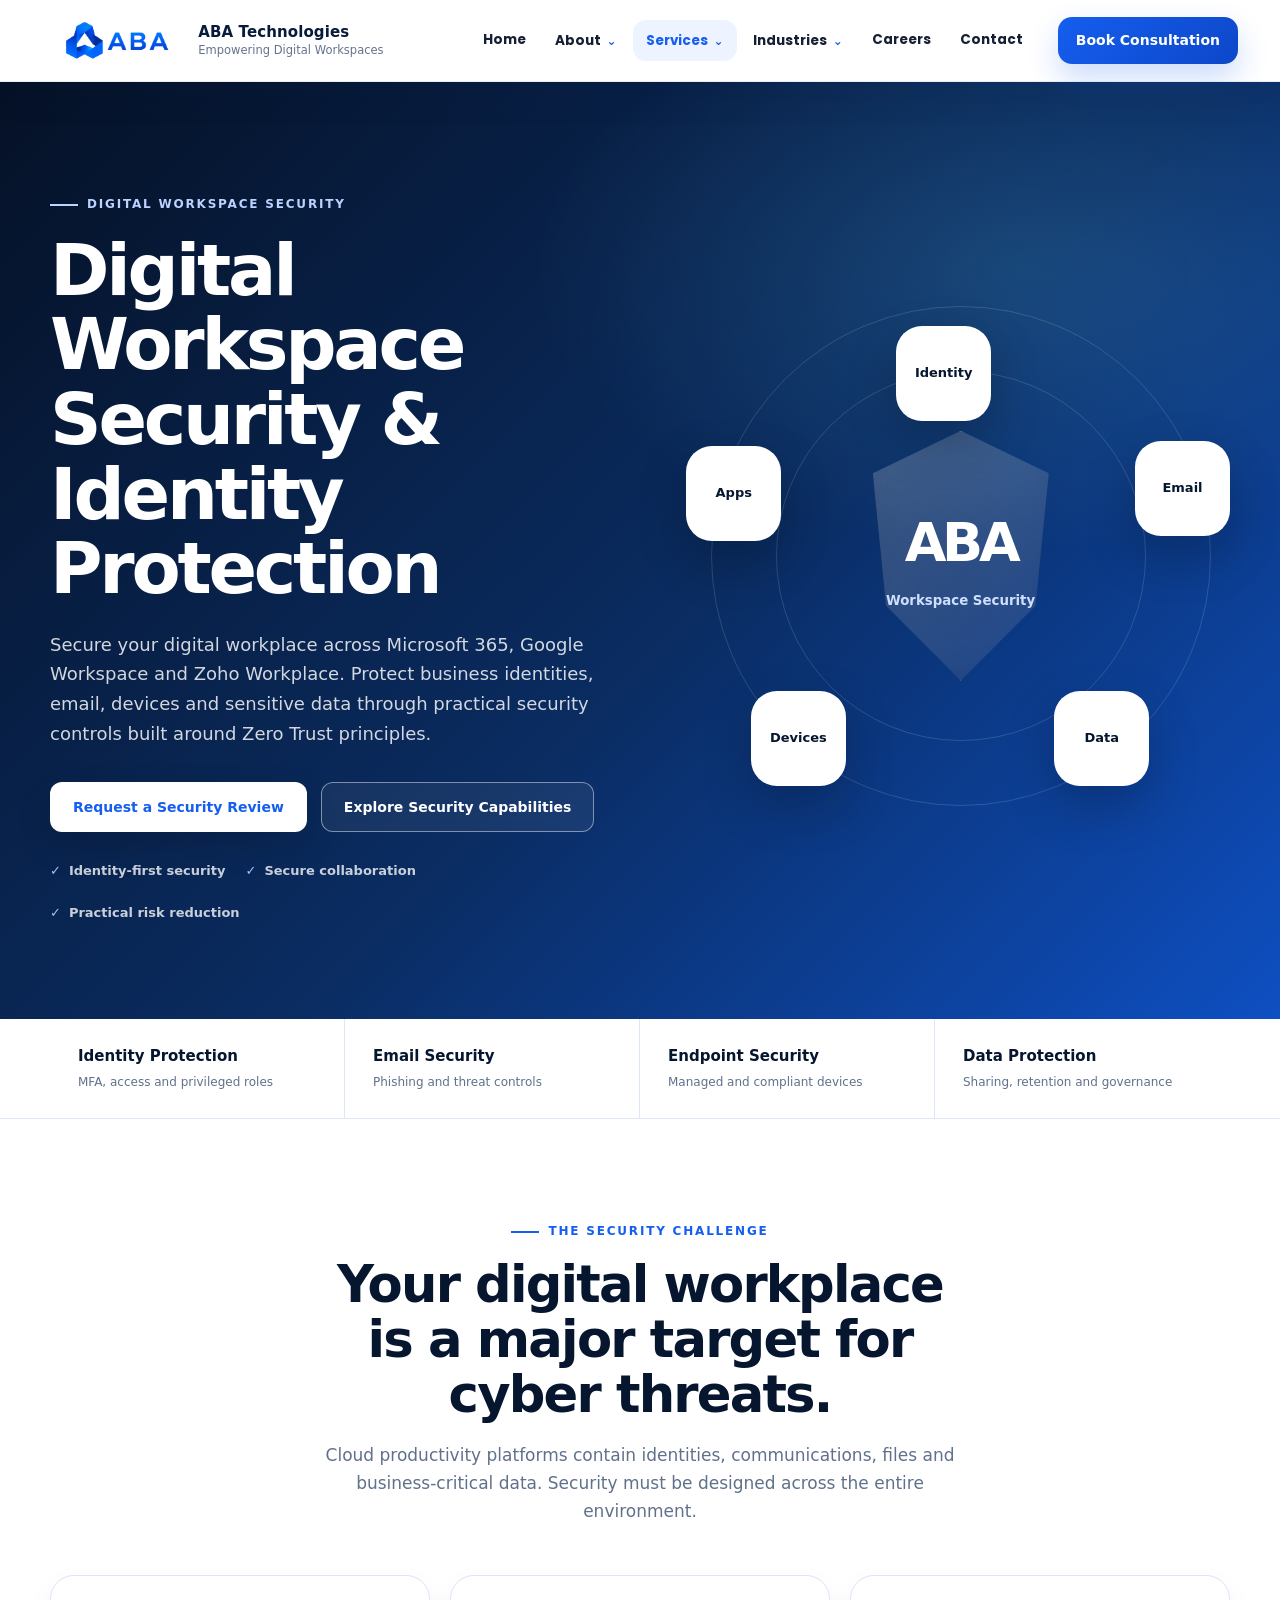
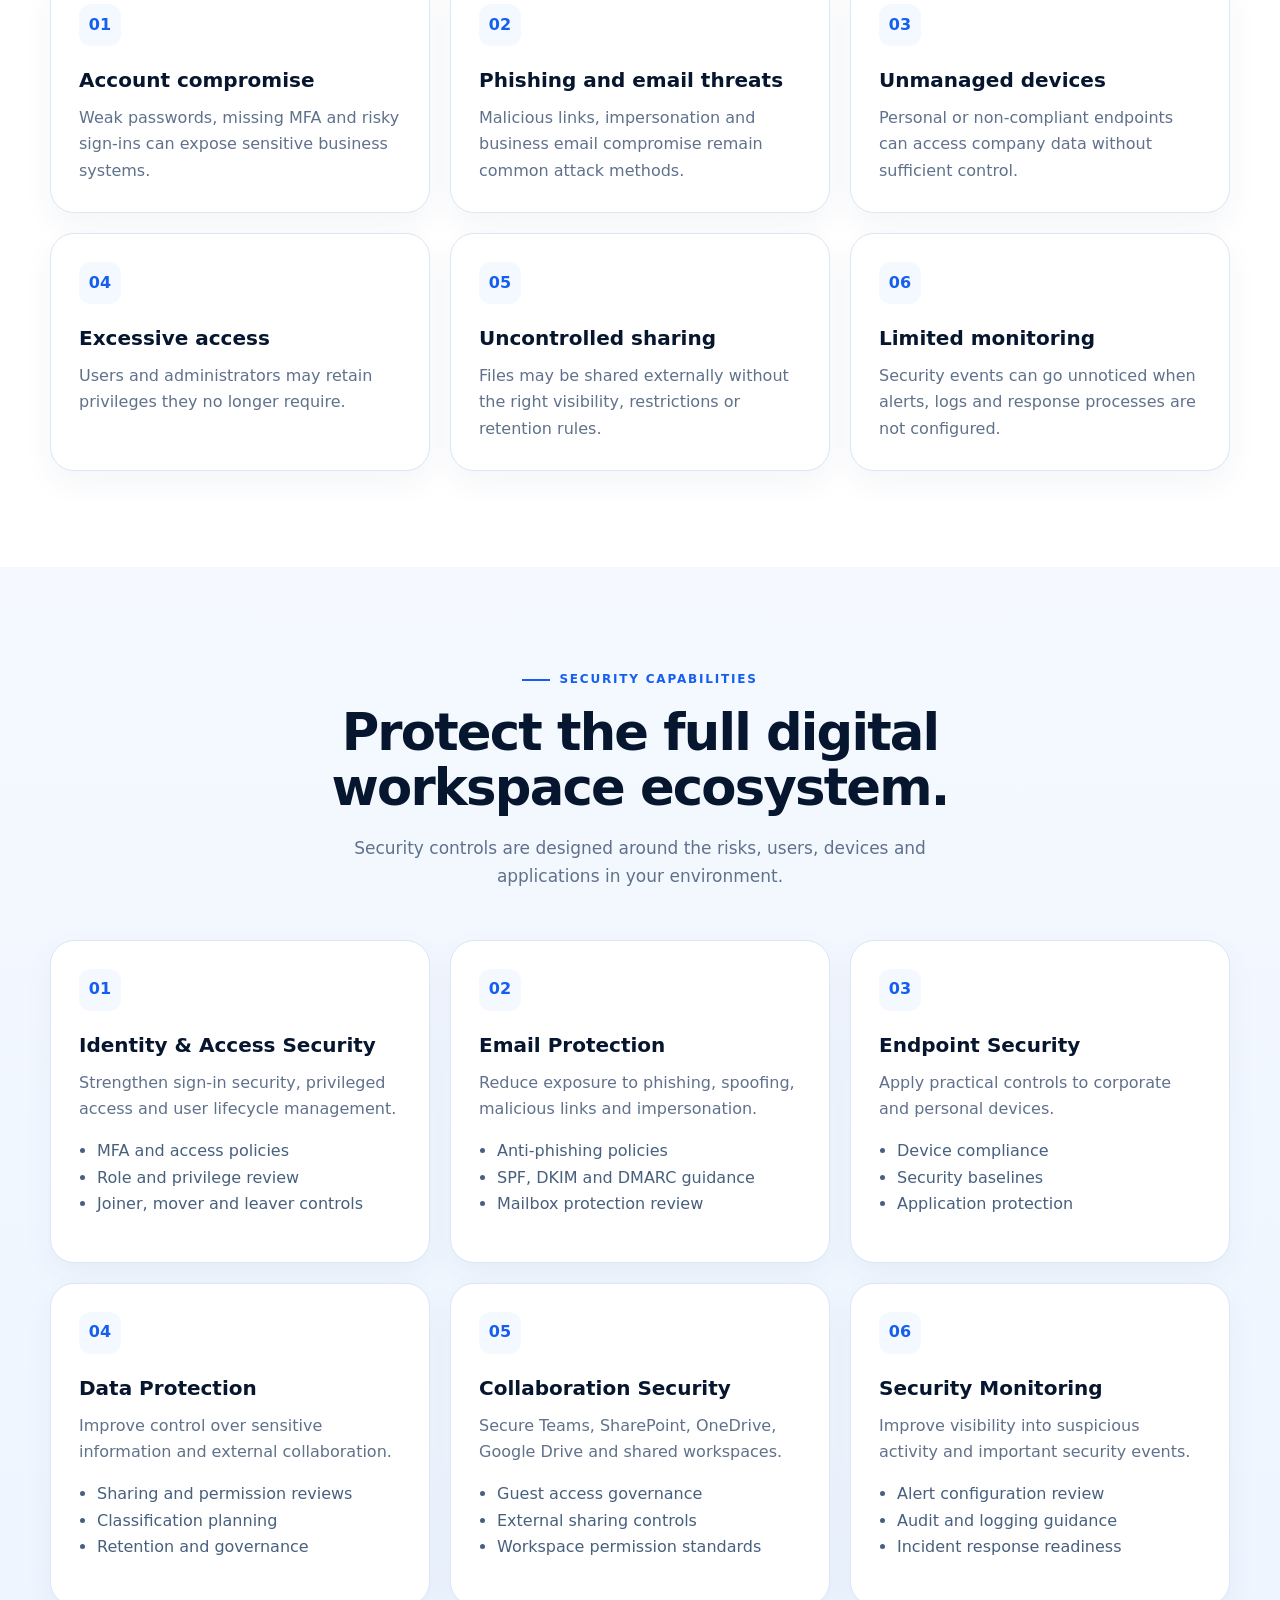
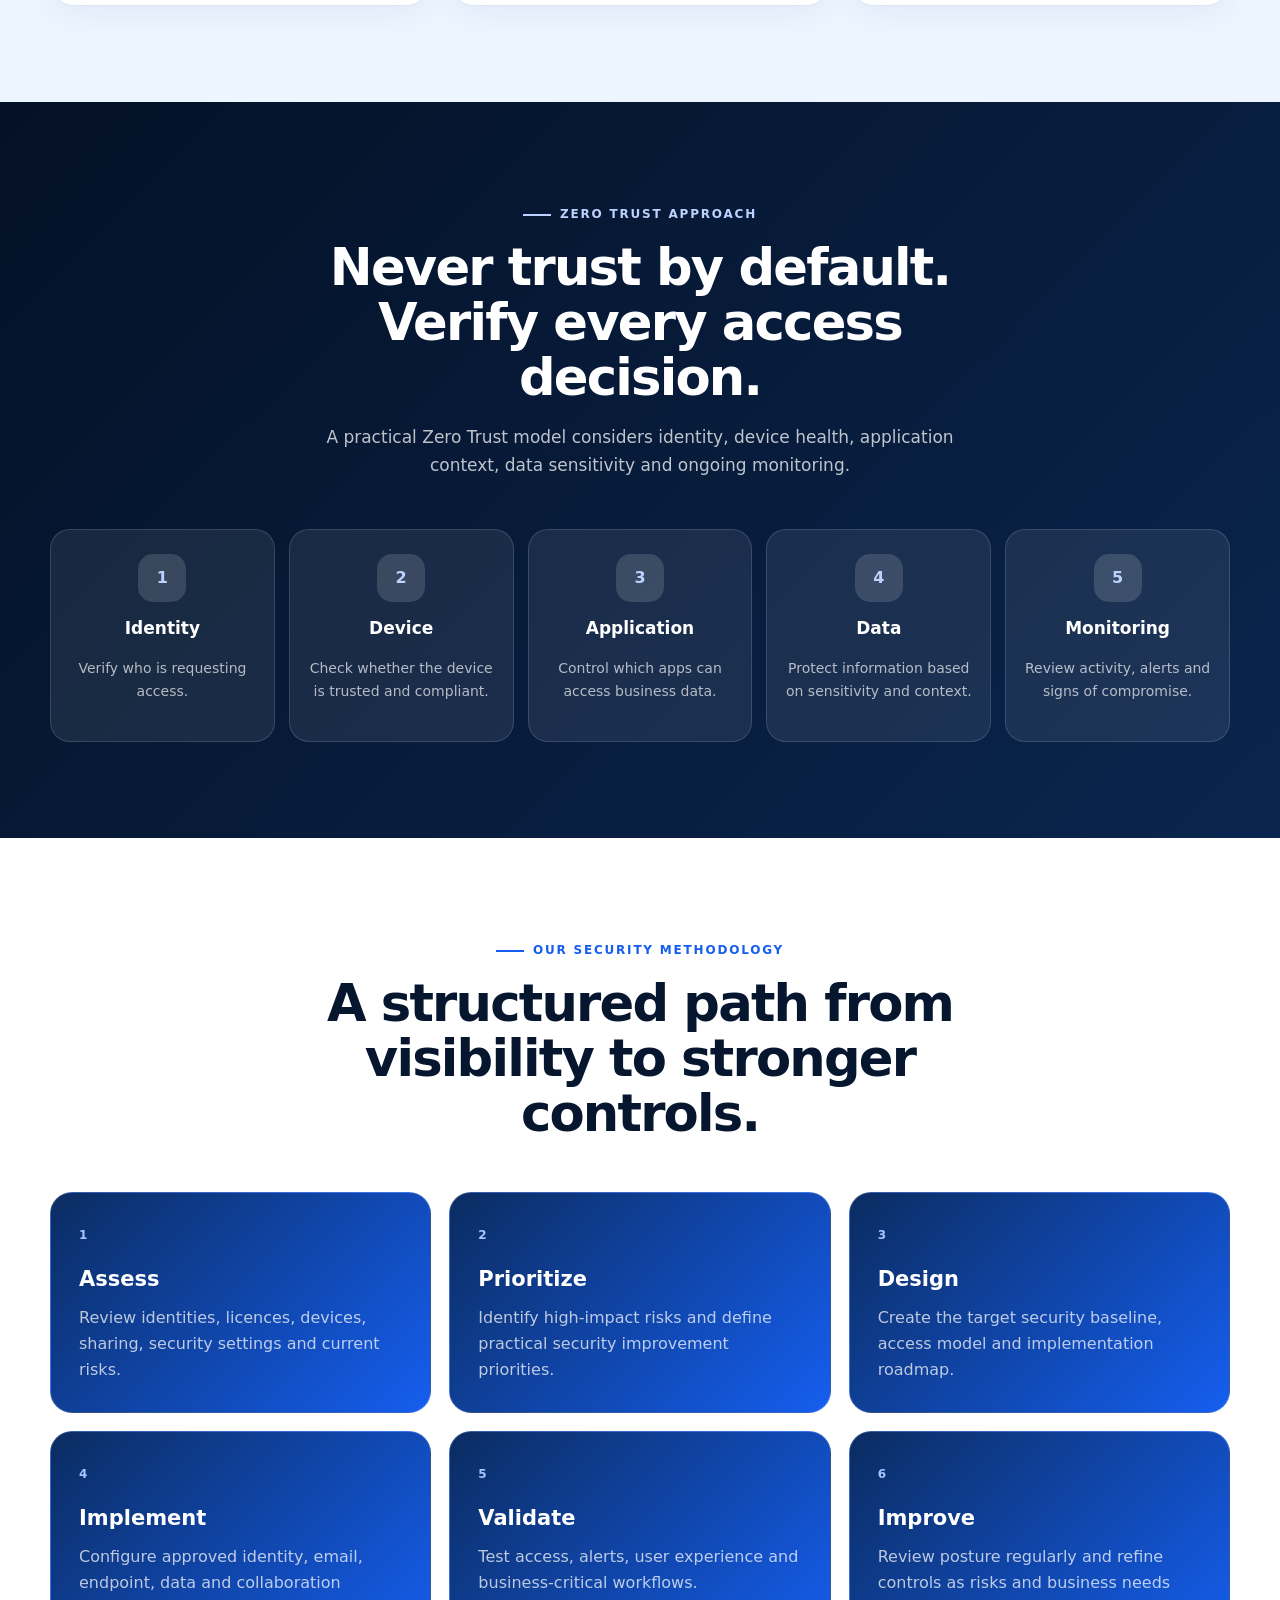
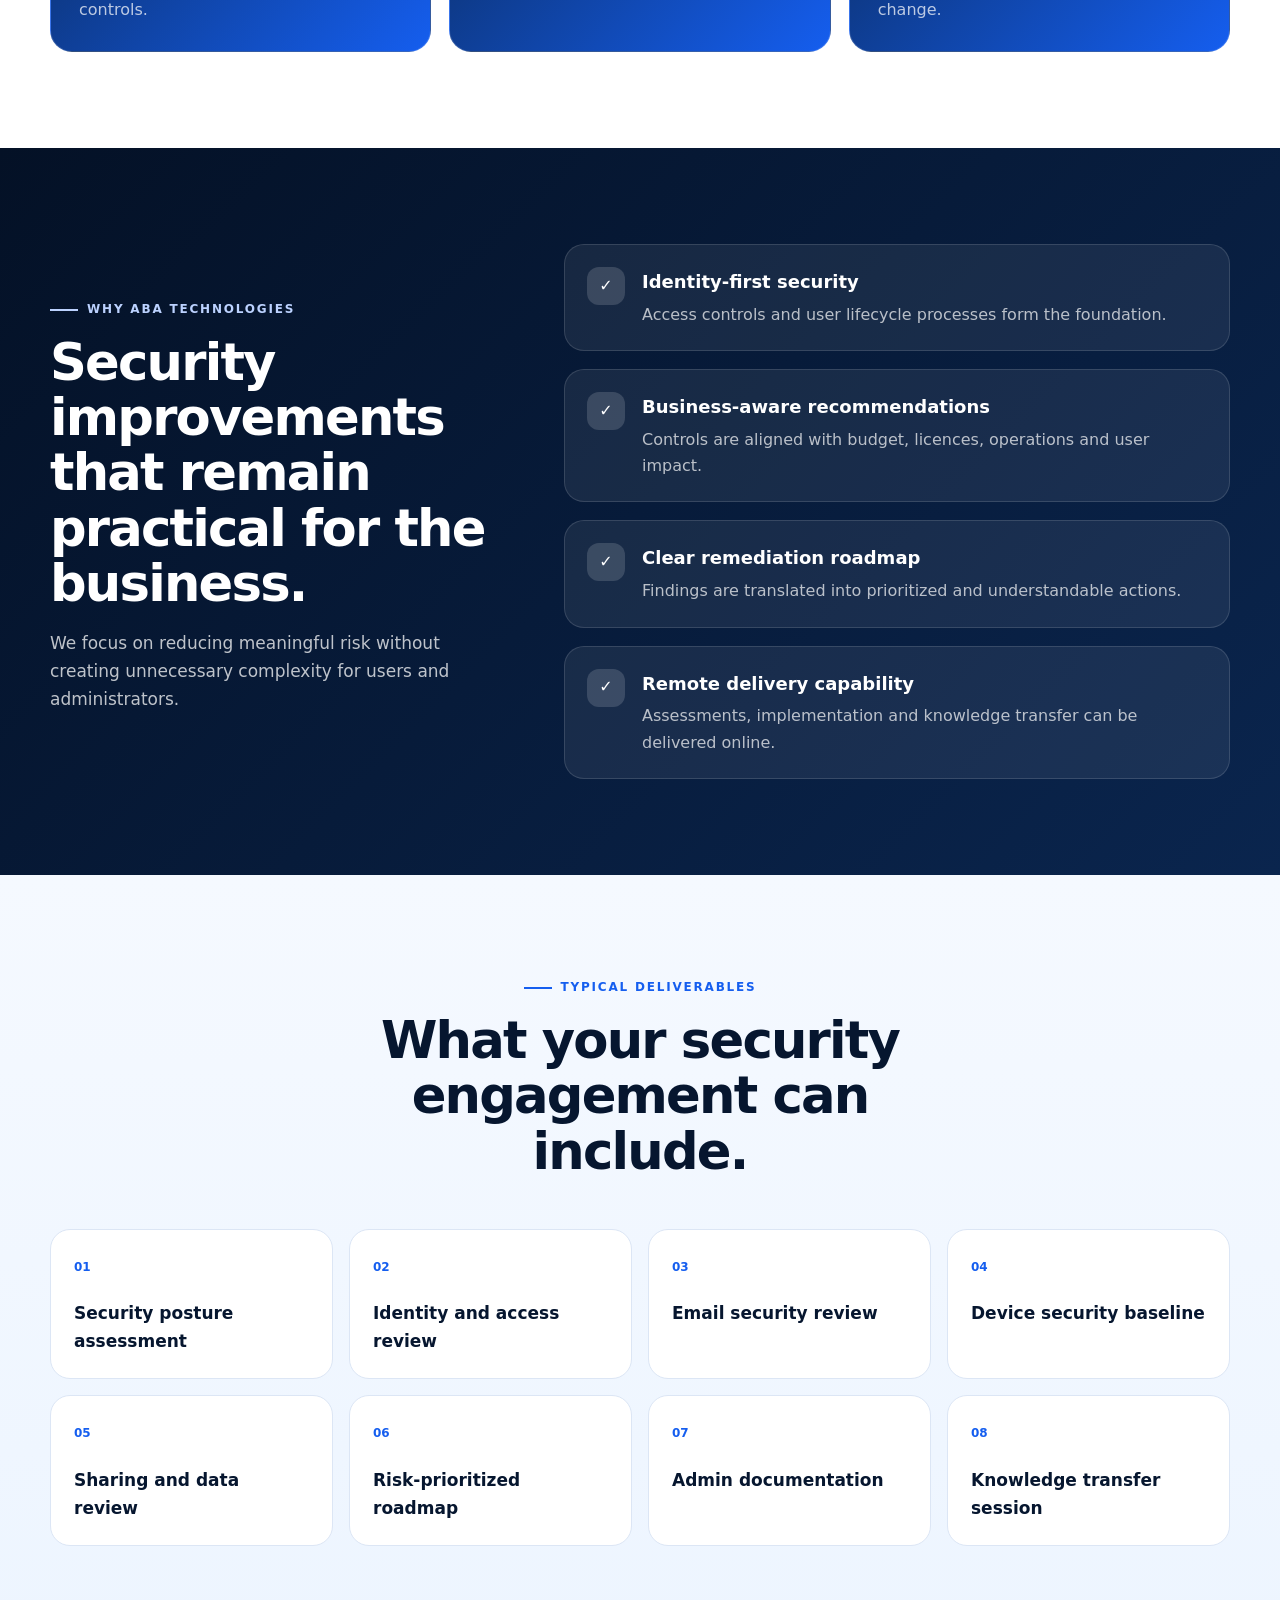
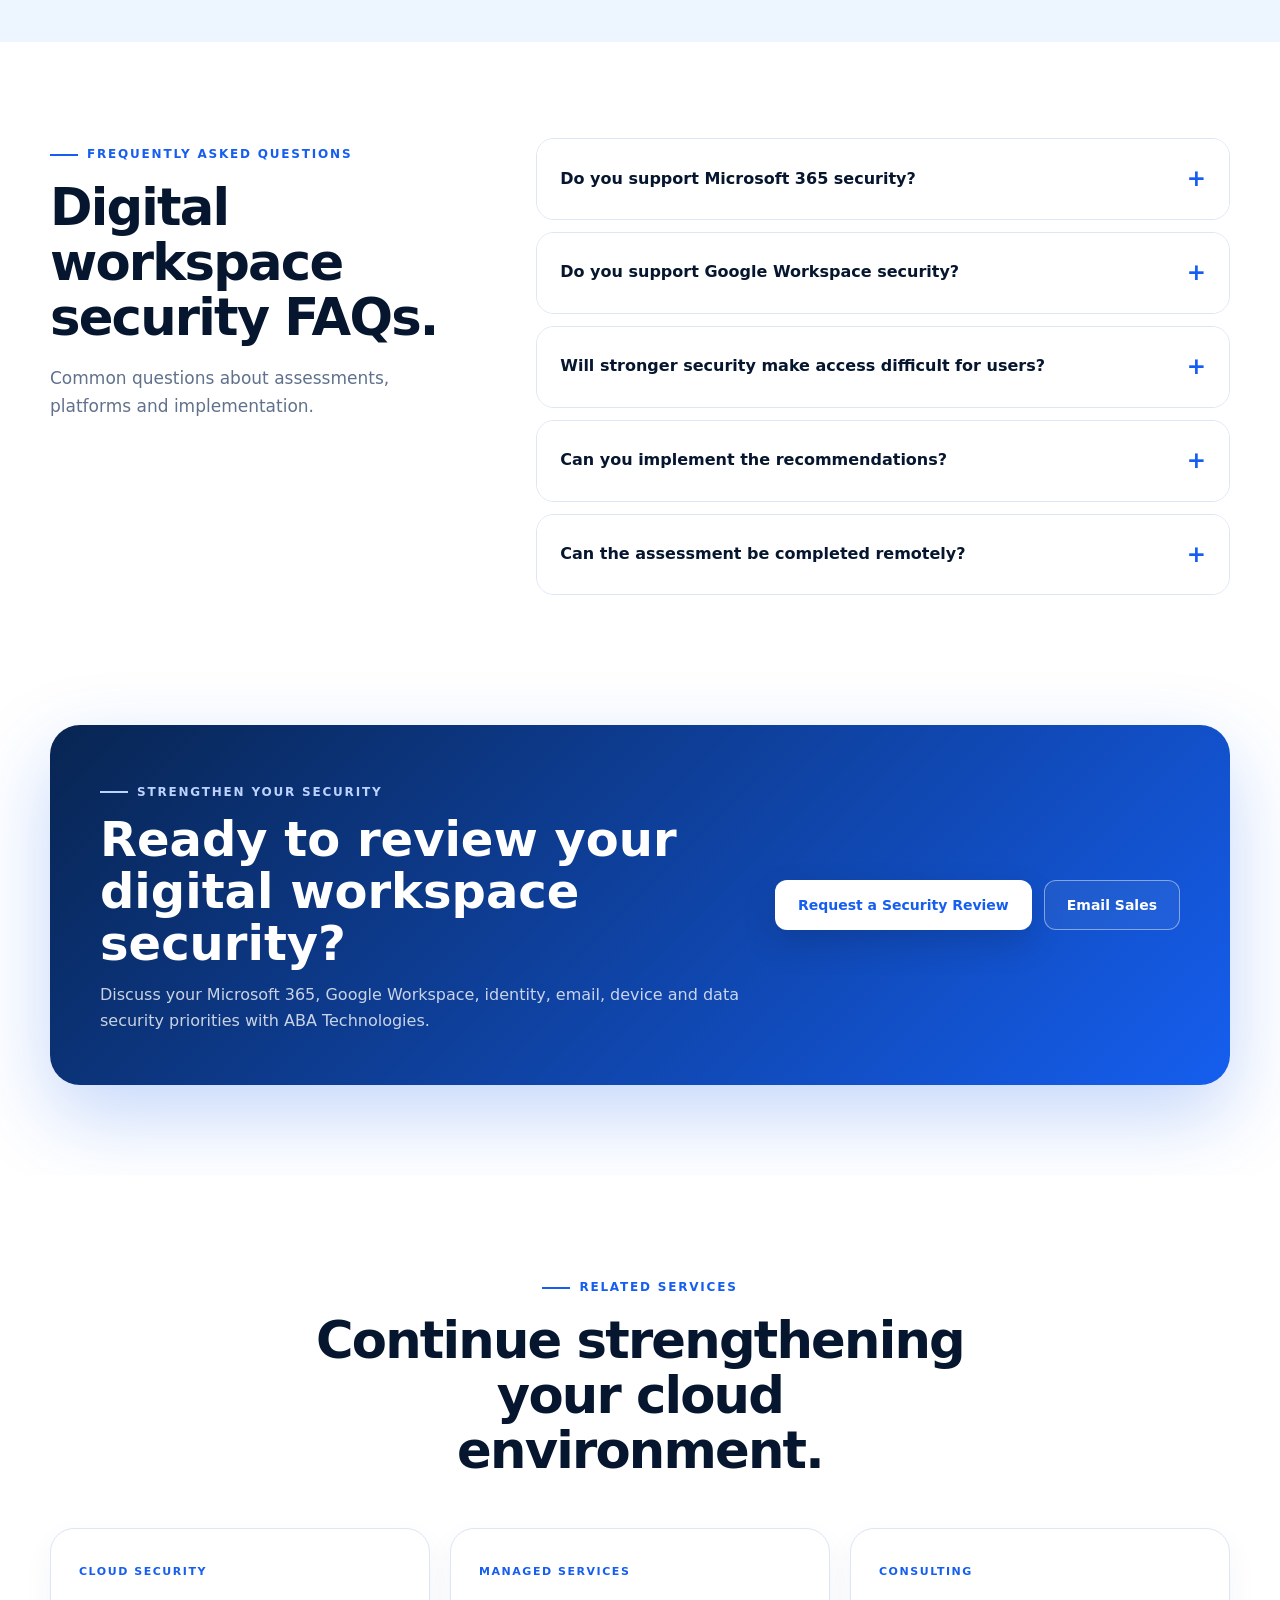
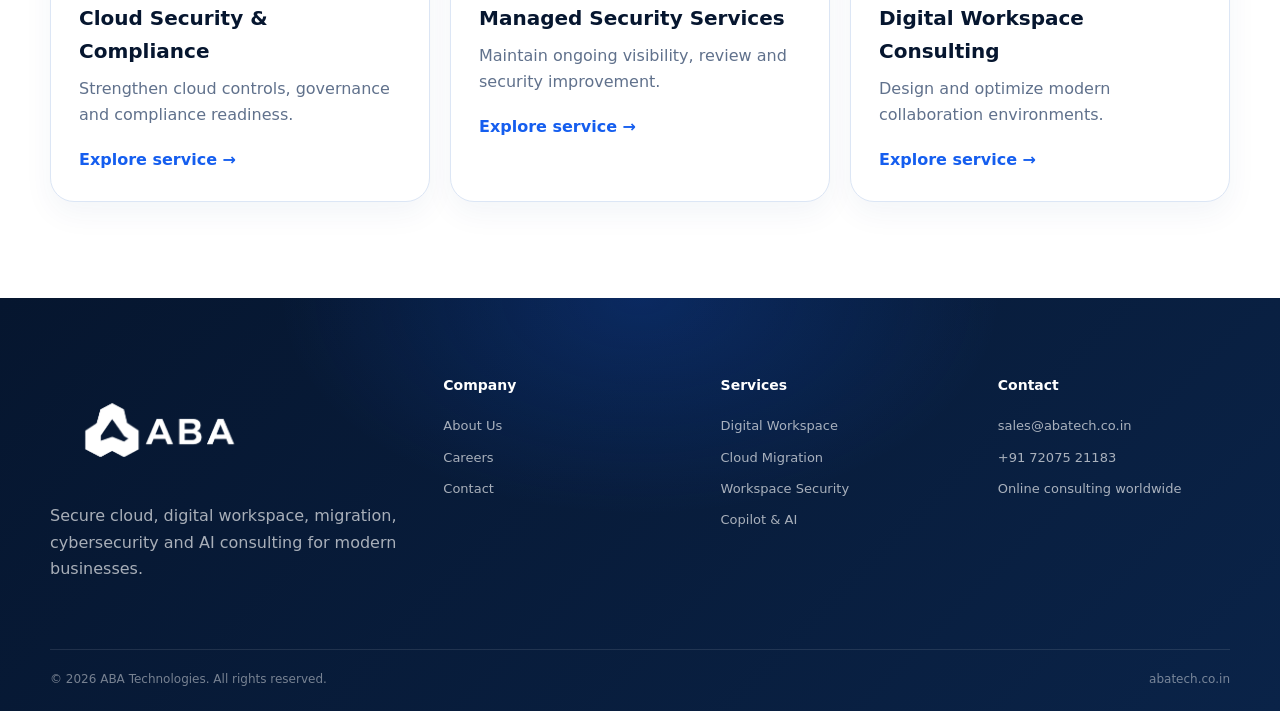
<file: digital-workspace-security.html>
<!DOCTYPE html>
<html lang="en">
<head>
  <meta charset="UTF-8">
  <meta name="viewport" content="width=device-width, initial-scale=1.0">
  <title>Digital Workspace Security | ABA Technologies</title>
  <meta name="description" content="ABA Technologies helps secure Microsoft 365, Google Workspace, identities, email, devices, data and collaboration environments using a practical Zero Trust approach.">
  <link rel="canonical" href="https://abatech.co.in/digital-workspace-security.html">
  <link rel="preconnect" href="https://fonts.googleapis.com">
  <link rel="preconnect" href="https://fonts.gstatic.com" crossorigin>
  <link href="https://fonts.googleapis.com/css2?family=Poppins:wght@400;500;600;700;800&display=swap" rel="stylesheet">
  <style>
:root{
  --blue:#155eef;--blue-dark:#0b3fb8;--cyan:#62d0ff;--navy:#06162f;--navy-soft:#0d2b55;
  --text:#10233f;--muted:#60718c;--line:#dce6f5;--soft:#f4f8ff;--white:#fff;
  --shadow:0 24px 60px rgba(18,54,104,.13);--radius:24px;
}
*{box-sizing:border-box}
html{scroll-behavior:smooth}
body{margin:0;font-family:Inter,ui-sans-serif,system-ui,-apple-system,BlinkMacSystemFont,"Segoe UI",sans-serif;color:var(--text);background:#fff;line-height:1.65}
img{max-width:100%;display:block}
a{color:inherit;text-decoration:none}
button{font:inherit}
.container{width:min(1180px,calc(100% - 40px));margin:auto}
.sr-only{position:absolute;width:1px;height:1px;padding:0;margin:-1px;overflow:hidden;clip:rect(0,0,0,0);white-space:nowrap;border:0}
.site-nav{position:sticky;top:0;z-index:1000;background:rgba(255,255,255,.95);border-bottom:1px solid rgba(8,42,91,.08);backdrop-filter:blur(18px)}
.nav-inner{height:82px;display:flex;align-items:center;gap:28px}
.brand{display:flex;align-items:center;gap:12px;min-width:250px}
.brand img{width:54px;height:54px;object-fit:contain}
.brand-text{display:grid;line-height:1.15}
.brand-text strong{font-size:17px;color:var(--navy)}
.brand-text span{font-size:11px;color:var(--muted);margin-top:5px;letter-spacing:.05em}
.desktop-nav{display:flex;align-items:center;gap:28px;margin-left:auto}
.desktop-nav a{font-size:14px;font-weight:700;color:#3b4e69;position:relative}
.desktop-nav a:hover,.desktop-nav a.active{color:var(--blue)}
.desktop-nav a.active:after{content:"";position:absolute;left:0;right:0;bottom:-12px;height:2px;background:var(--blue)}
.btn{display:inline-flex;align-items:center;justify-content:center;gap:8px;min-height:50px;padding:0 22px;border-radius:12px;font-weight:800;font-size:14px;border:1px solid transparent;transition:.25s ease}
.btn:hover{transform:translateY(-2px)}
.btn-primary{background:var(--blue);color:#fff;box-shadow:0 12px 26px rgba(21,94,239,.25)}
.btn-white{background:#fff;color:var(--blue);box-shadow:0 14px 34px rgba(0,0,0,.14)}
.btn-outline-light{border-color:rgba(255,255,255,.45);color:#fff;background:rgba(255,255,255,.06)}
.menu-btn{display:none;margin-left:auto;width:44px;height:44px;border:0;border-radius:10px;background:var(--soft);padding:11px}
.menu-btn span:not(.sr-only){display:block;height:2px;background:var(--navy);margin:5px 0}
.mobile-menu{display:none;padding:10px 20px 20px;background:#fff;border-top:1px solid var(--line)}
.mobile-menu a{display:block;padding:12px 0;font-weight:700;border-bottom:1px solid #edf2f9}
.blue-section{position:relative;overflow:hidden;background:
  radial-gradient(700px 400px at 80% 20%,rgba(98,208,255,.17),transparent 70%),
  linear-gradient(135deg,#051126 0%,#0a2c61 55%,#0e4fc2 100%);color:#fff}
.navy-section{background:linear-gradient(135deg,#041126,#0a254e);color:#fff}
.soft-blue-section{background:linear-gradient(180deg,#f5f9ff,#edf5ff)}
.white-section{background:#fff}
.hero{padding:106px 0 96px}
.hero-grid{display:grid;grid-template-columns:1.03fr .97fr;gap:70px;align-items:center;position:relative;z-index:2}
.hero h1{font-size:clamp(42px,5.6vw,76px);line-height:1.04;letter-spacing:-.045em;margin:18px 0 24px;max-width:760px}
.hero p{font-size:18px;color:rgba(255,255,255,.82);max-width:690px}
.hero-actions{display:flex;gap:14px;flex-wrap:wrap;margin-top:34px}
.hero-points{display:flex;gap:20px;flex-wrap:wrap;margin-top:28px;color:rgba(255,255,255,.78);font-size:13px;font-weight:700}
.hero-points span:before{content:"✓";margin-right:8px;color:#9fc0ff}
.eyebrow{display:inline-flex;align-items:center;gap:9px;font-size:12px;letter-spacing:.15em;text-transform:uppercase;font-weight:900;color:var(--blue)}
.eyebrow:before{content:"";width:28px;height:2px;background:currentColor}
.eyebrow.light{color:#bcd2ff}
.security-visual{position:relative;min-height:500px;display:grid;place-items:center}
.shield{position:relative;z-index:5;width:220px;height:250px;clip-path:polygon(50% 0,90% 17%,84% 70%,50% 100%,16% 70%,10% 17%);background:linear-gradient(145deg,rgba(255,255,255,.22),rgba(255,255,255,.08));border:1px solid rgba(255,255,255,.25);display:grid;place-items:center;filter:drop-shadow(0 35px 60px rgba(0,0,0,.28));backdrop-filter:blur(16px)}
.shield div{text-align:center}.shield strong{display:block;font-size:54px;letter-spacing:-.08em}.shield small{color:#cfe0ff;font-weight:800}
.ring{position:absolute;border-radius:50%;border:1px solid rgba(255,255,255,.14)}
.r1{width:370px;height:370px}.r2{width:500px;height:500px}
.security-node{position:absolute;z-index:6;width:95px;height:95px;border-radius:26px;background:#fff;color:var(--navy);display:grid;place-items:center;text-align:center;font-size:13px;font-weight:900;box-shadow:0 20px 50px rgba(0,0,0,.22)}
.n1{top:4%;left:38%}.n2{right:0;top:27%}.n3{right:15%;bottom:4%}.n4{left:11%;bottom:4%}.n5{left:-1%;top:28%}
.trust-strip{background:#fff;border-bottom:1px solid var(--line)}
.trust-grid{display:grid;grid-template-columns:repeat(4,1fr)}
.trust-grid div{padding:25px 28px;border-right:1px solid var(--line)}
.trust-grid div:last-child{border-right:0}
.trust-grid strong,.trust-grid span{display:block}
.trust-grid strong{font-size:15px;color:var(--navy)}
.trust-grid span{font-size:12px;color:var(--muted);margin-top:4px}
.section{padding:96px 0}
.section-heading{max-width:650px}
.section-heading.centered{margin:0 auto 50px;text-align:center}
.section-heading.centered .eyebrow{justify-content:center}
.section-heading h2{font-size:clamp(34px,4vw,54px);line-height:1.08;letter-spacing:-.035em;margin:15px 0 18px;color:var(--navy)}
.section-heading p{color:var(--muted);font-size:17px}
.section-heading.light h2,.section-heading.light p{color:#fff}
.section-heading.light p{color:rgba(255,255,255,.74)}
.split-grid{display:grid;grid-template-columns:.8fr 1.2fr;gap:70px}
.align-center{align-items:center}
.card-grid{display:grid;grid-template-columns:repeat(3,1fr);gap:20px}
.card{background:#fff;border:1px solid var(--line);border-radius:var(--radius);padding:28px;box-shadow:0 12px 30px rgba(17,56,110,.05);transition:.25s ease}
.card:hover{transform:translateY(-5px);box-shadow:var(--shadow)}
.card .num{display:inline-grid;place-items:center;width:42px;height:42px;border-radius:12px;background:var(--soft);color:var(--blue);font-weight:900}
.card h3{color:var(--navy);font-size:20px;margin:18px 0 8px}
.card p{color:var(--muted);margin:0}
.card ul{padding-left:18px;color:#47607e}
.zero-trust-grid{display:grid;grid-template-columns:repeat(5,1fr);gap:14px}
.zero-card{padding:24px 18px;border-radius:20px;background:rgba(255,255,255,.08);border:1px solid rgba(255,255,255,.14);text-align:center}
.zero-card strong{display:block;font-size:17px;margin-top:12px}
.zero-card span{display:grid;place-items:center;width:48px;height:48px;border-radius:15px;margin:auto;background:rgba(255,255,255,.14);font-weight:900;color:#bcd2ff}
.zero-card p{color:rgba(255,255,255,.68);font-size:14px}
.process-grid{display:grid;grid-template-columns:repeat(3,1fr);gap:18px}
.process-card{padding:28px;border-radius:22px;background:rgba(255,255,255,.08);border:1px solid rgba(255,255,255,.16);backdrop-filter:blur(10px)}
.process-card span{font-size:12px;font-weight:900;color:#a8c5ff}
.process-card h3{font-size:21px;margin:15px 0 8px}
.process-card p{color:rgba(255,255,255,.72);margin:0}
.benefit-list{display:grid;gap:18px}
.benefit-item{display:flex;gap:17px;padding:22px;border-radius:20px;background:rgba(255,255,255,.07);border:1px solid rgba(255,255,255,.13)}
.benefit-item>span{flex:0 0 38px;height:38px;border-radius:12px;display:grid;place-items:center;background:rgba(255,255,255,.15);font-weight:900}
.benefit-item h3{margin:0 0 5px;font-size:18px}
.benefit-item p{margin:0;color:rgba(255,255,255,.7)}
.deliverables-grid{display:grid;grid-template-columns:repeat(4,1fr);gap:16px}
.deliverable{background:#fff;border:1px solid var(--line);border-radius:20px;padding:23px;min-height:142px}
.deliverable span{color:var(--blue);font-size:12px;font-weight:900}
.deliverable h3{font-size:17px;color:var(--navy);margin:20px 0 0}
.faq-layout{display:grid;grid-template-columns:.75fr 1.25fr;gap:70px}
.faq-list{display:grid;gap:12px}
.faq-item{border:1px solid var(--line);border-radius:18px;overflow:hidden;background:#fff}
.faq-question{width:100%;border:0;background:#fff;display:flex;justify-content:space-between;align-items:center;text-align:left;padding:21px 23px;color:var(--navy);font-weight:850;cursor:pointer}
.faq-question b{font-size:23px;color:var(--blue)}
.faq-answer{display:none;padding:0 23px 21px;color:var(--muted)}
.faq-item.open .faq-answer{display:block}
.faq-item.open .faq-question b{transform:rotate(45deg)}
.cta-section{padding:34px 0 90px;background:#fff}
.cta-panel{background:linear-gradient(135deg,#082552,#155eef);border-radius:30px;padding:50px;display:flex;align-items:center;justify-content:space-between;gap:30px;color:#fff;box-shadow:0 30px 80px rgba(21,94,239,.25)}
.cta-panel h2{font-size:clamp(30px,4vw,48px);line-height:1.08;margin:12px 0}
.cta-panel p{color:rgba(255,255,255,.78);margin:0}
.cta-actions{display:flex;gap:12px;flex-wrap:wrap;flex:0 0 auto}
.related-grid{display:grid;grid-template-columns:repeat(3,1fr);gap:20px}
.related-card span{font-size:11px;text-transform:uppercase;letter-spacing:.14em;color:var(--blue);font-weight:900}
.related-card b{display:block;margin-top:18px;color:var(--blue)}
.premium-footer{background:radial-gradient(500px 300px at 50% 0%,rgba(21,94,239,.22),transparent 72%),linear-gradient(135deg,#06162f,#0a2348);color:#fff;padding:76px 0 22px}
.footer-grid{display:grid;grid-template-columns:1.5fr 1fr 1fr 1fr;gap:45px}
.footer-brand img{width:210px;filter:brightness(0) invert(1)}
.footer-brand p{color:rgba(255,255,255,.65);max-width:380px}
.footer-grid h3{font-size:14px;margin:0 0 18px}
.footer-grid a,.footer-grid span{display:block;color:rgba(255,255,255,.65);font-size:13px;margin:10px 0}
.footer-grid a:hover{color:#fff}
.footer-bottom{display:flex;justify-content:space-between;gap:20px;margin-top:50px;padding-top:20px;border-top:1px solid rgba(255,255,255,.1);color:rgba(255,255,255,.45);font-size:12px}
.reveal{opacity:0;transform:translateY(24px);transition:opacity .65s ease,transform .65s ease}
.reveal.visible{opacity:1;transform:none}
@media(max-width:980px){
  .desktop-nav,.nav-cta{display:none}.menu-btn{display:block}.mobile-menu.open{display:block}
  .hero-grid,.split-grid,.faq-layout{grid-template-columns:1fr}
  .security-visual{min-height:430px}
  .card-grid,.process-grid{grid-template-columns:1fr 1fr}
  .zero-trust-grid{grid-template-columns:repeat(3,1fr)}
  .deliverables-grid{grid-template-columns:repeat(3,1fr)}
  .footer-grid{grid-template-columns:1.4fr 1fr 1fr}.footer-grid>div:last-child{grid-column:2/4}
}
@media(max-width:700px){
  .container{width:min(100% - 28px,1180px)}.nav-inner{height:72px}
  .brand img{width:46px;height:46px}.brand-text strong{font-size:15px}.brand-text span{display:none}
  .hero{padding:76px 0 70px}.hero h1{font-size:42px}.security-visual{min-height:360px;transform:scale(.84)}
  .trust-grid,.card-grid,.process-grid,.zero-trust-grid,.deliverables-grid,.related-grid{grid-template-columns:1fr}
  .trust-grid div{border-right:0;border-bottom:1px solid var(--line)}
  .section{padding:72px 0}.section-heading h2{font-size:36px}
  .cta-panel{padding:32px 24px;display:block}.cta-actions{margin-top:25px}
  .cta-actions .btn,.hero-actions .btn{width:100%}
  .footer-grid{grid-template-columns:1fr}.footer-grid>div:last-child{grid-column:auto}
  .footer-bottom{display:block}.footer-bottom span{display:block;margin:8px 0}
}
@media(prefers-reduced-motion:reduce){html{scroll-behavior:auto}.reveal{opacity:1;transform:none;transition:none}.btn,.card{transition:none}}

/* =====================================================
   HOMEPAGE PREMIUM NAVIGATION — SHARED GLOBAL SYSTEM
   ===================================================== */
:root{--navH:82px}

.premium-nav{
  position:fixed;top:0;left:0;right:0;height:var(--navH);z-index:1000;
  background:rgba(255,255,255,.88);border-bottom:1px solid rgba(15,35,72,.08);
  box-shadow:0 12px 40px rgba(15,35,72,.07);backdrop-filter:blur(22px) saturate(145%);
  -webkit-backdrop-filter:blur(22px) saturate(145%);transition:background .28s ease,box-shadow .28s ease,border-color .28s ease;
}
.premium-nav.nav-scrolled{background:rgba(255,255,255,.96);border-color:rgba(15,23,42,.08);box-shadow:0 12px 38px rgba(15,23,42,.10)}
.premium-nav .container{width:100%;max-width:1240px;height:100%;margin:0 auto;padding:0 22px}
.premium-nav .nav-inner{display:flex;align-items:center;justify-content:space-between;gap:22px}
.premium-nav .brand{display:flex;align-items:center;gap:12px;min-width:310px}
.premium-nav .brand img{width:auto;height:78px;object-fit:contain}
.premium-nav .brand .name{display:flex;flex-direction:column;line-height:1.08}
.premium-nav .brand .name strong{font-size:15px;letter-spacing:.1px;color:#071b3a}
.premium-nav .brand .name span{margin-top:4px;font-size:11.5px;color:#64748b;font-weight:500}
.premium-nav .nav-links{display:flex;align-items:center;justify-content:flex-end;gap:3px;flex:1}
.premium-nav .nav-links a,.premium-nav .nav-links button{font-family:'Poppins',Inter,system-ui,sans-serif;white-space:nowrap}
.premium-nav .nav-links>a,.premium-nav .dropbtn{padding:11px 13px;border:0;border-radius:13px;background:transparent;color:#172033;font-size:13.5px;font-weight:700;cursor:pointer;transition:background .2s ease,color .2s ease}
.premium-nav .nav-links>a:hover,.premium-nav .dropbtn:hover,.premium-nav .nav-links>a[aria-current="page"],.premium-nav .dropbtn[aria-current="page"]{color:#155eef;background:#edf4ff}
.premium-nav .dropbtn span{font-size:12px;margin-left:3px;color:#155eef}
.premium-nav .nav-right{display:flex;align-items:center;gap:10px}
.premium-nav .btn.primary{display:inline-flex;align-items:center;justify-content:center;min-height:44px;padding:12px 18px;border:0;border-radius:14px;white-space:nowrap;background:linear-gradient(135deg,#155eef,#0d47c9);color:#fff;font-size:14px;font-weight:750;box-shadow:0 14px 30px rgba(21,94,239,.22);transition:transform .22s ease,box-shadow .22s ease}
.premium-nav .btn.primary:hover{transform:translateY(-2px);box-shadow:0 18px 38px rgba(21,94,239,.30)}
.premium-nav .menu-btn{display:none;width:44px;height:44px;padding:0;border:1px solid rgba(15,23,42,.10);border-radius:14px;background:#fff;color:#111827;font-size:20px;cursor:pointer}

.premium-nav .dropdown{position:relative}
.premium-nav .dropdown-menu{position:absolute;top:calc(100% + 20px);left:0;min-width:240px;padding:10px;border:1px solid rgba(15,23,42,.08);border-radius:18px;background:#fff;box-shadow:0 24px 60px rgba(15,23,42,.14);opacity:0;visibility:hidden;transform:translateY(10px);transition:.22s ease}
.premium-nav .dropdown-menu::before{content:"";position:absolute;left:0;right:0;top:-22px;height:24px}
.premium-nav .dropdown:hover .dropdown-menu,.premium-nav .dropdown.open .dropdown-menu,.premium-nav .dropdown:focus-within .dropdown-menu{opacity:1;visibility:visible;transform:translateY(0)}
.premium-nav .compact-menu{width:310px;padding:12px}
.premium-nav .compact-menu a,.premium-nav .premium-mega-menu .mega-column a,.premium-nav .industry-menu-grid a{display:flex!important;flex-direction:column;align-items:flex-start;gap:3px;padding:12px 13px!important;border-radius:13px}
.premium-nav .compact-menu b,.premium-nav .premium-mega-menu b,.premium-nav .industry-menu-grid b{font-size:13.5px;color:#172033}
.premium-nav .compact-menu small,.premium-nav .premium-mega-menu small,.premium-nav .industry-menu-grid small{font-size:11.5px;line-height:1.45;color:#64748b;font-weight:500}
.premium-nav .compact-menu a:hover,.premium-nav .premium-mega-menu .mega-column a:hover,.premium-nav .industry-menu-grid a:hover{background:#f3f7ff}

.premium-nav .premium-mega-menu{position:fixed;top:var(--navH);left:50%;width:min(1180px,calc(100vw - 40px));display:grid;grid-template-columns:1.05fr 1fr 1.15fr 1fr;gap:16px;padding:18px;border:1px solid rgba(21,94,239,.10);border-radius:24px;box-shadow:0 30px 80px rgba(15,35,72,.18);transform:translate(-50%,12px);overflow:hidden}
.premium-nav .dropdown:hover .premium-mega-menu,.premium-nav .dropdown.open .premium-mega-menu,.premium-nav .dropdown:focus-within .premium-mega-menu{transform:translate(-50%,0)}
.premium-nav .mega-intro{padding:24px;border-radius:18px;background:radial-gradient(260px 180px at 0 0,rgba(255,255,255,.22),transparent 65%),linear-gradient(145deg,#155eef,#071b3a);color:#fff}
.premium-nav .mega-kicker{font-size:10.5px;font-weight:800;letter-spacing:1.4px;color:#bfdbfe}
.premium-nav .mega-intro h3{font-size:23px;line-height:1.25;margin:12px 0;color:#fff}
.premium-nav .mega-intro p{font-size:12.5px;line-height:1.75;margin:0 0 18px;color:rgba(255,255,255,.76)}
.premium-nav .mega-btn{display:inline-flex!important;align-items:center;gap:8px;padding:10px 14px!important;border-radius:11px!important;background:#fff!important;color:#155eef!important;font-size:12.5px!important}
.premium-nav .premium-mega-menu .mega-column{padding:13px 7px}
.premium-nav .premium-mega-menu .mega-column h4{font-size:12px;letter-spacing:.6px;text-transform:uppercase;color:#155eef;margin:5px 13px 9px}

.premium-nav .industries-menu{position:fixed;top:var(--navH);left:50%;width:min(900px,calc(100vw - 40px));display:grid;grid-template-columns:230px 1fr;gap:18px;padding:18px;border-radius:24px;transform:translate(-50%,12px)}
.premium-nav .dropdown:hover .industries-menu,.premium-nav .dropdown.open .industries-menu,.premium-nav .dropdown:focus-within .industries-menu{transform:translate(-50%,0)}
.premium-nav .industry-menu-head{display:flex;flex-direction:column;gap:10px;padding:22px;border-radius:17px;background:#f3f7ff}
.premium-nav .industry-menu-head span{font-size:10.5px;letter-spacing:1.3px;font-weight:800;color:#155eef}
.premium-nav .industry-menu-head strong{font-size:20px;line-height:1.3;color:#071b3a}
.premium-nav .industry-menu-grid{display:grid;grid-template-columns:1fr 1fr;gap:4px}

body.mobile-menu-open{overflow:hidden}
.mobile-menu-overlay{position:fixed;inset:0;z-index:1090;background:rgba(3,15,40,.58);opacity:0;visibility:hidden;transition:opacity .28s ease,visibility .28s ease;backdrop-filter:blur(3px);-webkit-backdrop-filter:blur(3px)}
.mobile-menu-overlay.open{opacity:1;visibility:visible}
.menu-panel{display:none}
main{padding-top:var(--navH)}

@media(max-width:1250px){
  .premium-nav .brand{min-width:250px}.premium-nav .brand .name{display:none}
  .premium-nav .nav-links>a,.premium-nav .dropbtn{padding:10px 9px;font-size:12.5px}
  .premium-nav .nav-cta{padding:11px 13px!important;font-size:12.5px!important}
}
@media(max-width:1050px){
  .premium-nav .nav-links{display:none}.premium-nav .menu-btn{display:inline-flex;align-items:center;justify-content:center}.premium-nav .brand{min-width:auto}
}
@media(max-width:992px){
  .menu-panel{display:block;position:fixed;top:0;right:0;bottom:0;left:auto;width:min(90vw,390px);height:100dvh;z-index:1100;overflow-y:auto;background:linear-gradient(155deg,#155eef 0%,#0d47c9 58%,#071b3a 100%);border:0;box-shadow:-28px 0 80px rgba(3,15,40,.38);transform:translateX(105%);transition:transform .32s cubic-bezier(.22,.8,.28,1);-webkit-overflow-scrolling:touch}
  .menu-panel.open{display:block;transform:translateX(0)}
  .mobile-drawer-head{position:sticky;top:0;z-index:2;min-height:94px;display:flex;align-items:center;justify-content:space-between;gap:18px;padding:18px 20px;background:rgba(7,27,58,.24);border-bottom:1px solid rgba(255,255,255,.16);backdrop-filter:blur(16px);-webkit-backdrop-filter:blur(16px)}
  .mobile-drawer-brand{display:flex;align-items:center;min-width:0;padding:7px 12px;border-radius:14px;background:#fff;box-shadow:0 10px 26px rgba(3,15,40,.20)}
  .mobile-drawer-brand img{width:170px;max-width:calc(100vw - 165px);height:48px;object-fit:contain;object-position:left center;filter:none}
  .mobile-close-btn{width:46px;height:46px;flex:0 0 46px;display:grid;place-items:center;padding:0;border:1px solid rgba(255,255,255,.25);border-radius:14px;background:rgba(255,255,255,.12);color:#fff;font:400 32px/1 Arial,sans-serif;cursor:pointer}
  .mobile-nav-list{display:block;position:static;width:auto;height:auto;max-height:calc(100vh - var(--navH));min-height:0;overflow:auto;padding:16px 20px 34px;margin:0;background:transparent;border:0;box-shadow:none}
  .mobile-nav-list a,.mobile-nav-list button{font-family:'Poppins',Inter,system-ui,sans-serif}
  .mobile-nav-list .mobile-main-link{display:flex;align-items:center;min-height:58px;padding:15px 4px;border-bottom:1px solid rgba(255,255,255,.18);color:#fff;font-size:18px;font-weight:700;letter-spacing:-.1px}
  .mobile-nav-list .mobile-main-link[aria-current="page"]{color:#fff;background:rgba(255,255,255,.10);padding-left:12px;border-radius:10px}
  .mobile-row{display:grid;grid-template-columns:minmax(0,1fr) 48px;align-items:center;border-bottom:1px solid rgba(255,255,255,.18)}
  .mobile-row .mobile-main-link{border-bottom:0}
  .mobile-toggle{width:44px;height:44px;display:grid;place-items:center;border:0;border-radius:12px;background:transparent;color:#fff;font-size:24px;cursor:pointer;transition:transform .25s ease,background .25s ease}
  .mobile-toggle:hover,.mobile-toggle:focus-visible{background:rgba(255,255,255,.12)}
  .mobile-accordion.open .mobile-toggle{transform:rotate(180deg)}
  .mobile-submenu{max-height:0;overflow:hidden;opacity:.5;padding:0 0 0 18px;border-bottom:0 solid rgba(255,255,255,.12);transition:max-height .34s ease,opacity .25s ease,padding .25s ease}
  .mobile-accordion.open .mobile-submenu{max-height:720px;opacity:1;padding-top:7px;padding-bottom:10px;border-bottom-width:1px}
  .mobile-submenu a{display:block;padding:12px;border-left:2px solid rgba(255,255,255,.34);color:rgba(255,255,255,.86);font-size:14px;font-weight:600;line-height:1.45}
  .mobile-submenu a:hover,.mobile-submenu a:focus-visible{color:#fff;background:rgba(255,255,255,.10);border-left-color:#fff;border-radius:0 10px 10px 0}
  .mobile-consultation-link{display:flex;justify-content:center;align-items:center;min-height:52px;margin-top:24px;padding:14px 18px;border-radius:14px;background:#fff;color:#155eef!important;font-size:15px;font-weight:800;box-shadow:0 15px 34px rgba(3,15,40,.24)}
}
@media(min-width:993px){.menu-panel,.mobile-menu-overlay{display:none!important}}
@media(prefers-reduced-motion:reduce){.premium-nav *,.menu-panel,.mobile-menu-overlay{transition:none!important}}

  </style>
  <script type="application/ld+json">
  {
    "@context":"https://schema.org",
    "@type":"Service",
    "name":"Digital Workspace Security",
    "provider":{"@type":"Organization","name":"ABA Technologies","url":"https://abatech.co.in/"},
    "serviceType":["Microsoft 365 Security","Google Workspace Security","Identity Security","Email Security","Endpoint Security","Data Protection"]
  }
  </script>
<script type="text/javascript">
    (function(c,l,a,r,i,t,y){
        c[a]=c[a]||function(){(c[a].q=c[a].q||[]).push(arguments)};
        t=l.createElement(r);t.async=1;t.src="https://www.clarity.ms/tag/"+i;
        y=l.getElementsByTagName(r)[0];y.parentNode.insertBefore(t,y);
    })(window, document, "clarity", "script", "xp1qc6cw5f");
</script>
</head>
<body data-page-version="phase2-digital-workspace-security-standalone-v1">
  <!-- PREMIUM NAVIGATION -->
  <nav aria-label="Primary" class="premium-nav">
    <div class="container nav-inner">
      <a class="brand" href="index.html#top" aria-label="ABA Technologies home">
        <img src="logo.png" alt="ABA Technologies logo" decoding="async" fetchpriority="high" />
        <div class="name">
          <strong>ABA Technologies</strong>
          <span>Empowering Digital Workspaces</span>
        </div>
      </a>

      <div class="nav-links" role="navigation" aria-label="Main menu">
        <a href="index.html#top">Home</a>

        <div class="dropdown nav-dropdown">
          <a class="dropbtn" href="about.html" aria-haspopup="true">About <span>⌄</span></a>
          <div class="dropdown-menu compact-menu" role="menu">
            <a href="about.html#who" role="menuitem"><b>Who We Are</b><small>Learn about ABA Technologies</small></a>
            <a href="about.html#why" role="menuitem"><b>Why ABA</b><small>Our consulting approach</small></a>
            <a href="about.html#values" role="menuitem"><b>Core Values</b><small>Principles that guide our work</small></a>
            <a href="about.html#team" role="menuitem"><b>Leadership</b><small>Meet our core team</small></a>
          </div>
        </div>

        <div class="dropdown nav-dropdown services-dropdown">
          <a class="dropbtn" href="services.html" aria-haspopup="true" aria-current="page">Services <span>⌄</span></a>
          <div class="dropdown-menu premium-mega-menu" role="menu">
            <div class="mega-intro">
              <span class="mega-kicker">ABA TECHNOLOGIES</span>
              <h3>Solutions for secure digital transformation</h3>
              <p>From workplace modernization and cloud migration to cybersecurity, AI and custom applications.</p>
              <a href="services.html" class="mega-btn">View all services <span>→</span></a>
            </div>

            <div class="mega-column">
              <h4>Digital Workplace</h4>
              <a href="digital-workspace-consulting.html"><b>Digital Workspace Consulting</b><small>Microsoft 365, Google Workspace & Zoho</small></a>
              <a href="cloud-migration-services.html"><b>Cloud Migration Services</b><small>Email, tenant and data migration</small></a>
            </div>

            <div class="mega-column">
              <h4>Security & Compliance</h4>
              <a href="digital-workspace-security.html"><b>Digital Workspace Security</b><small>Identity, endpoint and collaboration security</small></a>
              <a href="cloud-security-compliance.html"><b>Cloud Security & Compliance</b><small>Defender, Purview, DLP and governance</small></a>
              <a href="managed-security-services.html"><b>Managed Security Services</b><small>Assessment, hardening and ongoing guidance</small></a>
            </div>

            <div class="mega-column">
              <h4>AI & Development</h4>
              <a href="copilot-ai-solutions.html"><b>Copilot & AI Solutions</b><small>Readiness, governance and automation</small></a>
              <a href="application-development.html"><b>Application Development</b><small>Web apps, APIs and Power Platform</small></a>
            </div>
          </div>
        </div>

        <div class="dropdown nav-dropdown industries-dropdown">
          <a class="dropbtn" href="index.html#industries" aria-haspopup="true">Industries <span>⌄</span></a>
          <div class="dropdown-menu industries-menu" role="menu">
            <div class="industry-menu-head">
              <span>INDUSTRY SOLUTIONS</span>
              <strong>Technology aligned to your business</strong>
            </div>
            <div class="industry-menu-grid">
              <a href="index.html#industries"><b>IT & Technology</b><small>Secure cloud and modern collaboration</small></a>
              <a href="index.html#industries"><b>Retail & E-Commerce</b><small>Productivity, identity and data protection</small></a>
              <a href="index.html#industries"><b>Healthcare</b><small>Compliance-focused digital workplaces</small></a>
              <a href="index.html#industries"><b>Manufacturing</b><small>Connected teams and secure operations</small></a>
              <a href="index.html#industries"><b>Real Estate</b><small>Mobile productivity and document control</small></a>
              <a href="index.html#industries"><b>Financial Services</b><small>Identity, governance and risk reduction</small></a>
            </div>
          </div>
        </div>

        <a href="career.html">Careers</a>
        <a href="contact.html">Contact</a>
      </div>

      <div class="nav-right">
        <a class="btn primary nav-cta" href="contact.html">Book Consultation</a>
        <button class="menu-btn" id="menuBtn" aria-label="Toggle menu" aria-expanded="false">☰</button>
      </div>
    </div>
  </nav>

  <!-- Premium mobile navigation drawer -->
  <div class="mobile-menu-overlay" id="mobileMenuOverlay" aria-hidden="true"></div>

  <aside class="menu-panel" id="menuPanel" aria-hidden="true" aria-label="Mobile navigation">
    <div class="mobile-drawer-head">
      <a class="mobile-drawer-brand" href="index.html#top" aria-label="ABA Technologies home">
        <img src="logo.png" alt="ABA Technologies logo">
      </a>
      <button class="mobile-close-btn" id="mobileCloseBtn" type="button" aria-label="Close menu">×</button>
    </div>

    <div class="mobile-nav-list" role="navigation" aria-label="Mobile menu">
      <a href="index.html#top" class="mLink mobile-main-link">Home</a>

      <div class="mobile-accordion">
        <div class="mobile-row">
          <a href="about.html" class="mLink mobile-main-link">About Us</a>
          <button class="mobile-toggle" type="button" aria-expanded="false" aria-controls="mobileAboutMenu" aria-label="Open About menu">⌄</button>
        </div>
        <div class="mobile-submenu" id="mobileAboutMenu">
          <a href="about.html#who" class="mLink">Who We Are</a>
          <a href="about.html#why" class="mLink">Why ABA</a>
          <a href="about.html#values" class="mLink">Core Values</a>
          <a href="about.html#team" class="mLink">Leadership</a>
        </div>
      </div>

      <div class="mobile-accordion">
        <div class="mobile-row">
          <a href="services.html" class="mLink mobile-main-link" aria-current="page">All Services</a>
          <button class="mobile-toggle" type="button" aria-expanded="false" aria-controls="mobileServicesMenu" aria-label="Open Services menu">⌄</button>
        </div>
        <div class="mobile-submenu" id="mobileServicesMenu">
          <a href="digital-workspace-consulting.html" class="mLink">Digital Workspace Consulting</a>
          <a href="cloud-migration-services.html" class="mLink">Cloud Migration Services</a>
          <a href="digital-workspace-security.html" class="mLink">Digital Workspace Security</a>
          <a href="cloud-security-compliance.html" class="mLink">Cloud Security &amp; Compliance</a>
          <a href="managed-security-services.html" class="mLink">Managed Security Services</a>
          <a href="copilot-ai-solutions.html" class="mLink">Copilot &amp; AI Solutions</a>
          <a href="application-development.html" class="mLink">Application Development</a>
        </div>
      </div>

      <div class="mobile-accordion">
        <div class="mobile-row">
          <a href="index.html#industries" class="mLink mobile-main-link">Industry Solutions</a>
          <button class="mobile-toggle" type="button" aria-expanded="false" aria-controls="mobileIndustriesMenu" aria-label="Open Industry menu">⌄</button>
        </div>
        <div class="mobile-submenu" id="mobileIndustriesMenu">
          <a href="index.html#industries" class="mLink">IT &amp; Technology</a>
          <a href="index.html#industries" class="mLink">Retail &amp; E-Commerce</a>
          <a href="index.html#industries" class="mLink">Healthcare</a>
          <a href="index.html#industries" class="mLink">Manufacturing</a>
          <a href="index.html#industries" class="mLink">Real Estate</a>
          <a href="index.html#industries" class="mLink">Financial Services</a>
        </div>
      </div>

      <a href="career.html" class="mLink mobile-main-link">Careers</a>
      <a href="contact.html" class="mLink mobile-main-link">Contact Us</a>
      <a href="contact.html" class="mLink mobile-consultation-link">Book Consultation</a>
    </div>
  </aside>

  <main>
    <header class="hero blue-section">
      <div class="container hero-grid">
        <div class="reveal">
          <div class="eyebrow light">Digital Workspace Security</div>
          <h1>Digital Workspace Security &amp; Identity Protection</h1>
          <p>Secure your digital workplace across Microsoft 365, Google Workspace and Zoho Workplace. Protect business identities, email, devices and sensitive data through practical security controls built around Zero Trust principles.</p>
          <div class="hero-actions">
            <a class="btn btn-white" href="contact.html">Request a Security Review</a>
            <a class="btn btn-outline-light" href="#security-capabilities">Explore Security Capabilities</a>
          </div>
          <div class="hero-points"><span>Identity-first security</span><span>Secure collaboration</span><span>Practical risk reduction</span></div>
        </div>
        <div class="security-visual reveal">
          <div class="ring r1"></div><div class="ring r2"></div>
          <div class="shield"><div><strong>ABA</strong><small>Workspace Security</small></div></div>
          <div class="security-node n1">Identity</div>
          <div class="security-node n2">Email</div>
          <div class="security-node n3">Data</div>
          <div class="security-node n4">Devices</div>
          <div class="security-node n5">Apps</div>
        </div>
      </div>
    </header>

    <section class="trust-strip">
      <div class="container trust-grid">
        <div><strong>Identity Protection</strong><span>MFA, access and privileged roles</span></div>
        <div><strong>Email Security</strong><span>Phishing and threat controls</span></div>
        <div><strong>Endpoint Security</strong><span>Managed and compliant devices</span></div>
        <div><strong>Data Protection</strong><span>Sharing, retention and governance</span></div>
      </div>
    </section>

    <section class="section white-section">
      <div class="container">
        <div class="section-heading centered reveal">
          <div class="eyebrow">The security challenge</div>
          <h2>Your digital workplace is a major target for cyber threats.</h2>
          <p>Cloud productivity platforms contain identities, communications, files and business-critical data. Security must be designed across the entire environment.</p>
        </div>
        <div class="card-grid">
          <article class="card reveal"><span class="num">01</span><h3>Account compromise</h3><p>Weak passwords, missing MFA and risky sign-ins can expose sensitive business systems.</p></article>
          <article class="card reveal"><span class="num">02</span><h3>Phishing and email threats</h3><p>Malicious links, impersonation and business email compromise remain common attack methods.</p></article>
          <article class="card reveal"><span class="num">03</span><h3>Unmanaged devices</h3><p>Personal or non-compliant endpoints can access company data without sufficient control.</p></article>
          <article class="card reveal"><span class="num">04</span><h3>Excessive access</h3><p>Users and administrators may retain privileges they no longer require.</p></article>
          <article class="card reveal"><span class="num">05</span><h3>Uncontrolled sharing</h3><p>Files may be shared externally without the right visibility, restrictions or retention rules.</p></article>
          <article class="card reveal"><span class="num">06</span><h3>Limited monitoring</h3><p>Security events can go unnoticed when alerts, logs and response processes are not configured.</p></article>
        </div>
      </div>
    </section>

    <section class="section soft-blue-section" id="security-capabilities">
      <div class="container">
        <div class="section-heading centered reveal">
          <div class="eyebrow">Security capabilities</div>
          <h2>Protect the full digital workspace ecosystem.</h2>
          <p>Security controls are designed around the risks, users, devices and applications in your environment.</p>
        </div>
        <div class="card-grid">
          <article class="card reveal"><span class="num">01</span><h3>Identity & Access Security</h3><p>Strengthen sign-in security, privileged access and user lifecycle management.</p><ul><li>MFA and access policies</li><li>Role and privilege review</li><li>Joiner, mover and leaver controls</li></ul></article>
          <article class="card reveal"><span class="num">02</span><h3>Email Protection</h3><p>Reduce exposure to phishing, spoofing, malicious links and impersonation.</p><ul><li>Anti-phishing policies</li><li>SPF, DKIM and DMARC guidance</li><li>Mailbox protection review</li></ul></article>
          <article class="card reveal"><span class="num">03</span><h3>Endpoint Security</h3><p>Apply practical controls to corporate and personal devices.</p><ul><li>Device compliance</li><li>Security baselines</li><li>Application protection</li></ul></article>
          <article class="card reveal"><span class="num">04</span><h3>Data Protection</h3><p>Improve control over sensitive information and external collaboration.</p><ul><li>Sharing and permission reviews</li><li>Classification planning</li><li>Retention and governance</li></ul></article>
          <article class="card reveal"><span class="num">05</span><h3>Collaboration Security</h3><p>Secure Teams, SharePoint, OneDrive, Google Drive and shared workspaces.</p><ul><li>Guest access governance</li><li>External sharing controls</li><li>Workspace permission standards</li></ul></article>
          <article class="card reveal"><span class="num">06</span><h3>Security Monitoring</h3><p>Improve visibility into suspicious activity and important security events.</p><ul><li>Alert configuration review</li><li>Audit and logging guidance</li><li>Incident response readiness</li></ul></article>
        </div>
      </div>
    </section>

    <section class="section navy-section">
      <div class="container">
        <div class="section-heading light centered reveal">
          <div class="eyebrow light">Zero Trust approach</div>
          <h2>Never trust by default. Verify every access decision.</h2>
          <p>A practical Zero Trust model considers identity, device health, application context, data sensitivity and ongoing monitoring.</p>
        </div>
        <div class="zero-trust-grid">
          <div class="zero-card reveal"><span>1</span><strong>Identity</strong><p>Verify who is requesting access.</p></div>
          <div class="zero-card reveal"><span>2</span><strong>Device</strong><p>Check whether the device is trusted and compliant.</p></div>
          <div class="zero-card reveal"><span>3</span><strong>Application</strong><p>Control which apps can access business data.</p></div>
          <div class="zero-card reveal"><span>4</span><strong>Data</strong><p>Protect information based on sensitivity and context.</p></div>
          <div class="zero-card reveal"><span>5</span><strong>Monitoring</strong><p>Review activity, alerts and signs of compromise.</p></div>
        </div>
      </div>
    </section>

    <section class="section white-section">
      <div class="container">
        <div class="section-heading centered reveal">
          <div class="eyebrow">Our security methodology</div>
          <h2>A structured path from visibility to stronger controls.</h2>
        </div>
        <div class="process-grid" style="color:#fff">
          <article class="process-card reveal" style="background:linear-gradient(135deg,#0b2c61,#155eef)"><span>1</span><h3>Assess</h3><p>Review identities, licences, devices, sharing, security settings and current risks.</p></article>
          <article class="process-card reveal" style="background:linear-gradient(135deg,#0b2c61,#155eef)"><span>2</span><h3>Prioritize</h3><p>Identify high-impact risks and define practical security improvement priorities.</p></article>
          <article class="process-card reveal" style="background:linear-gradient(135deg,#0b2c61,#155eef)"><span>3</span><h3>Design</h3><p>Create the target security baseline, access model and implementation roadmap.</p></article>
          <article class="process-card reveal" style="background:linear-gradient(135deg,#0b2c61,#155eef)"><span>4</span><h3>Implement</h3><p>Configure approved identity, email, endpoint, data and collaboration controls.</p></article>
          <article class="process-card reveal" style="background:linear-gradient(135deg,#0b2c61,#155eef)"><span>5</span><h3>Validate</h3><p>Test access, alerts, user experience and business-critical workflows.</p></article>
          <article class="process-card reveal" style="background:linear-gradient(135deg,#0b2c61,#155eef)"><span>6</span><h3>Improve</h3><p>Review posture regularly and refine controls as risks and business needs change.</p></article>
        </div>
      </div>
    </section>

    <section class="section navy-section">
      <div class="container split-grid align-center">
        <div class="section-heading light reveal">
          <div class="eyebrow light">Why ABA Technologies</div>
          <h2>Security improvements that remain practical for the business.</h2>
          <p>We focus on reducing meaningful risk without creating unnecessary complexity for users and administrators.</p>
        </div>
        <div class="benefit-list">
          <div class="benefit-item reveal"><span>✓</span><div><h3>Identity-first security</h3><p>Access controls and user lifecycle processes form the foundation.</p></div></div>
          <div class="benefit-item reveal"><span>✓</span><div><h3>Business-aware recommendations</h3><p>Controls are aligned with budget, licences, operations and user impact.</p></div></div>
          <div class="benefit-item reveal"><span>✓</span><div><h3>Clear remediation roadmap</h3><p>Findings are translated into prioritized and understandable actions.</p></div></div>
          <div class="benefit-item reveal"><span>✓</span><div><h3>Remote delivery capability</h3><p>Assessments, implementation and knowledge transfer can be delivered online.</p></div></div>
        </div>
      </div>
    </section>

    <section class="section soft-blue-section">
      <div class="container">
        <div class="section-heading centered reveal"><div class="eyebrow">Typical deliverables</div><h2>What your security engagement can include.</h2></div>
        <div class="deliverables-grid">
          <div class="deliverable reveal"><span>01</span><h3>Security posture assessment</h3></div>
          <div class="deliverable reveal"><span>02</span><h3>Identity and access review</h3></div>
          <div class="deliverable reveal"><span>03</span><h3>Email security review</h3></div>
          <div class="deliverable reveal"><span>04</span><h3>Device security baseline</h3></div>
          <div class="deliverable reveal"><span>05</span><h3>Sharing and data review</h3></div>
          <div class="deliverable reveal"><span>06</span><h3>Risk-prioritized roadmap</h3></div>
          <div class="deliverable reveal"><span>07</span><h3>Admin documentation</h3></div>
          <div class="deliverable reveal"><span>08</span><h3>Knowledge transfer session</h3></div>
        </div>
      </div>
    </section>

    <section class="section white-section">
      <div class="container faq-layout">
        <div class="section-heading reveal"><div class="eyebrow">Frequently asked questions</div><h2>Digital workspace security FAQs.</h2><p>Common questions about assessments, platforms and implementation.</p></div>
        <div class="faq-list">
          <article class="faq-item reveal"><button class="faq-question"><span>Do you support Microsoft 365 security?</span><b>+</b></button><div class="faq-answer"><p>Yes. Reviews can cover identity, MFA, Conditional Access, Exchange Online, Teams, SharePoint, OneDrive, Intune, sharing, logging and other relevant controls.</p></div></article>
          <article class="faq-item reveal"><button class="faq-question"><span>Do you support Google Workspace security?</span><b>+</b></button><div class="faq-answer"><p>Yes. Reviews can include admin settings, Gmail security, Drive sharing, user access, authentication, devices and audit visibility.</p></div></article>
          <article class="faq-item reveal"><button class="faq-question"><span>Will stronger security make access difficult for users?</span><b>+</b></button><div class="faq-answer"><p>Security controls should be designed around business needs and user context. The goal is to reduce risk while maintaining a practical user experience.</p></div></article>
          <article class="faq-item reveal"><button class="faq-question"><span>Can you implement the recommendations?</span><b>+</b></button><div class="faq-answer"><p>Yes. Implementation support can be included after the assessment, subject to agreed scope, access arrangements and platform licensing.</p></div></article>
          <article class="faq-item reveal"><button class="faq-question"><span>Can the assessment be completed remotely?</span><b>+</b></button><div class="faq-answer"><p>Yes. Security reviews, workshops, configuration support and documentation can be delivered remotely using controlled access arrangements.</p></div></article>
        </div>
      </div>
    </section>

    <section class="cta-section">
      <div class="container cta-panel reveal">
        <div><div class="eyebrow light">Strengthen your security</div><h2>Ready to review your digital workspace security?</h2><p>Discuss your Microsoft 365, Google Workspace, identity, email, device and data security priorities with ABA Technologies.</p></div>
        <div class="cta-actions"><a class="btn btn-white" href="contact.html">Request a Security Review</a><a class="btn btn-outline-light" href="mailto:sales@abatech.co.in">Email Sales</a></div>
      </div>
    </section>

    <section class="section white-section">
      <div class="container">
        <div class="section-heading centered reveal"><div class="eyebrow">Related services</div><h2>Continue strengthening your cloud environment.</h2></div>
        <div class="related-grid">
          <a class="card related-card reveal" href="cloud-security-compliance.html"><span>Cloud Security</span><h3>Cloud Security & Compliance</h3><p>Strengthen cloud controls, governance and compliance readiness.</p><b>Explore service →</b></a>
          <a class="card related-card reveal" href="managed-security-services.html"><span>Managed Services</span><h3>Managed Security Services</h3><p>Maintain ongoing visibility, review and security improvement.</p><b>Explore service →</b></a>
          <a class="card related-card reveal" href="digital-workspace-consulting.html"><span>Consulting</span><h3>Digital Workspace Consulting</h3><p>Design and optimize modern collaboration environments.</p><b>Explore service →</b></a>
        </div>
      </div>
    </section>
  </main>

  <footer class="premium-footer">
    <div class="container footer-grid">
      <div class="footer-brand"><img src="logo.png" alt="ABA Technologies"><p>Secure cloud, digital workspace, migration, cybersecurity and AI consulting for modern businesses.</p></div>
      <div><h3>Company</h3><a href="about.html">About Us</a><a href="career.html">Careers</a><a href="contact.html">Contact</a></div>
      <div><h3>Services</h3><a href="digital-workspace-consulting.html">Digital Workspace</a><a href="cloud-migration-services.html">Cloud Migration</a><a href="digital-workspace-security.html">Workspace Security</a><a href="copilot-ai-solutions.html">Copilot & AI</a></div>
      <div><h3>Contact</h3><a href="mailto:sales@abatech.co.in">sales@abatech.co.in</a><a href="tel:+917207521183">+91 72075 21183</a><span>Online consulting worldwide</span></div>
    </div>
    <div class="container footer-bottom"><span>© 2026 ABA Technologies. All rights reserved.</span><span>abatech.co.in</span></div>
  </footer>

  <script>
document.addEventListener("DOMContentLoaded",()=>{
  const menuBtn=document.getElementById('menuBtn');
  const menuPanel=document.getElementById('menuPanel');
  const mobileMenuOverlay=document.getElementById('mobileMenuOverlay');
  const mobileCloseBtn=document.getElementById('mobileCloseBtn');
  const mobileLinks=document.querySelectorAll('.mLink');
  const mobileAccordions=document.querySelectorAll('.mobile-accordion');

  function openMenu(){
    if(!menuPanel||!menuBtn)return;
    menuPanel.classList.add('open');
    mobileMenuOverlay?.classList.add('open');
    document.body.classList.add('mobile-menu-open');
    menuPanel.setAttribute('aria-hidden','false');
    mobileMenuOverlay?.setAttribute('aria-hidden','false');
    menuBtn.setAttribute('aria-expanded','true');
    mobileCloseBtn?.focus();
  }
  function closeMenu(){
    if(!menuPanel||!menuBtn)return;
    menuPanel.classList.remove('open');
    mobileMenuOverlay?.classList.remove('open');
    document.body.classList.remove('mobile-menu-open');
    menuPanel.setAttribute('aria-hidden','true');
    mobileMenuOverlay?.setAttribute('aria-hidden','true');
    menuBtn.setAttribute('aria-expanded','false');
    mobileAccordions.forEach(item=>{item.classList.remove('open');item.querySelector('.mobile-toggle')?.setAttribute('aria-expanded','false')});
  }

  menuBtn?.addEventListener('click',event=>{event.stopPropagation();menuPanel?.classList.contains('open')?closeMenu():openMenu()});
  mobileCloseBtn?.addEventListener('click',closeMenu);
  mobileMenuOverlay?.addEventListener('click',closeMenu);
  mobileLinks.forEach(link=>link.addEventListener('click',closeMenu));
  mobileAccordions.forEach(item=>{
    const toggle=item.querySelector('.mobile-toggle');
    toggle?.addEventListener('click',event=>{
      event.preventDefault();event.stopPropagation();
      const willOpen=!item.classList.contains('open');
      mobileAccordions.forEach(other=>{if(other!==item){other.classList.remove('open');other.querySelector('.mobile-toggle')?.setAttribute('aria-expanded','false')}});
      item.classList.toggle('open',willOpen);toggle.setAttribute('aria-expanded',String(willOpen));
    });
  });
  document.addEventListener('keydown',event=>{if(event.key==='Escape')closeMenu()});
  window.addEventListener('resize',()=>{if(window.innerWidth>992)closeMenu()});

  document.querySelectorAll('.faq-question').forEach(question=>question.addEventListener('click',()=>{
    const item=question.closest('.faq-item'),wasOpen=item.classList.contains('open');
    document.querySelectorAll('.faq-item.open').forEach(openItem=>{
      openItem.classList.remove('open');
      openItem.querySelector('.faq-question')?.setAttribute('aria-expanded','false');
    });
    if(!wasOpen){item.classList.add('open');question.setAttribute('aria-expanded','true')}
  }));

  const revealItems=document.querySelectorAll('.reveal');
  if('IntersectionObserver' in window){
    const observer=new IntersectionObserver(entries=>entries.forEach(entry=>{if(entry.isIntersecting){entry.target.classList.add('visible');observer.unobserve(entry.target)}}),{threshold:.12});
    revealItems.forEach(item=>observer.observe(item));
  }else revealItems.forEach(item=>item.classList.add('visible'));

  const primaryNav=document.querySelector('.premium-nav');
  const updateNavState=()=>primaryNav?.classList.toggle('nav-scrolled',window.scrollY>18);
  updateNavState();window.addEventListener('scroll',updateNavState,{passive:true});
});
  </script>
</body>
</html>
</file>
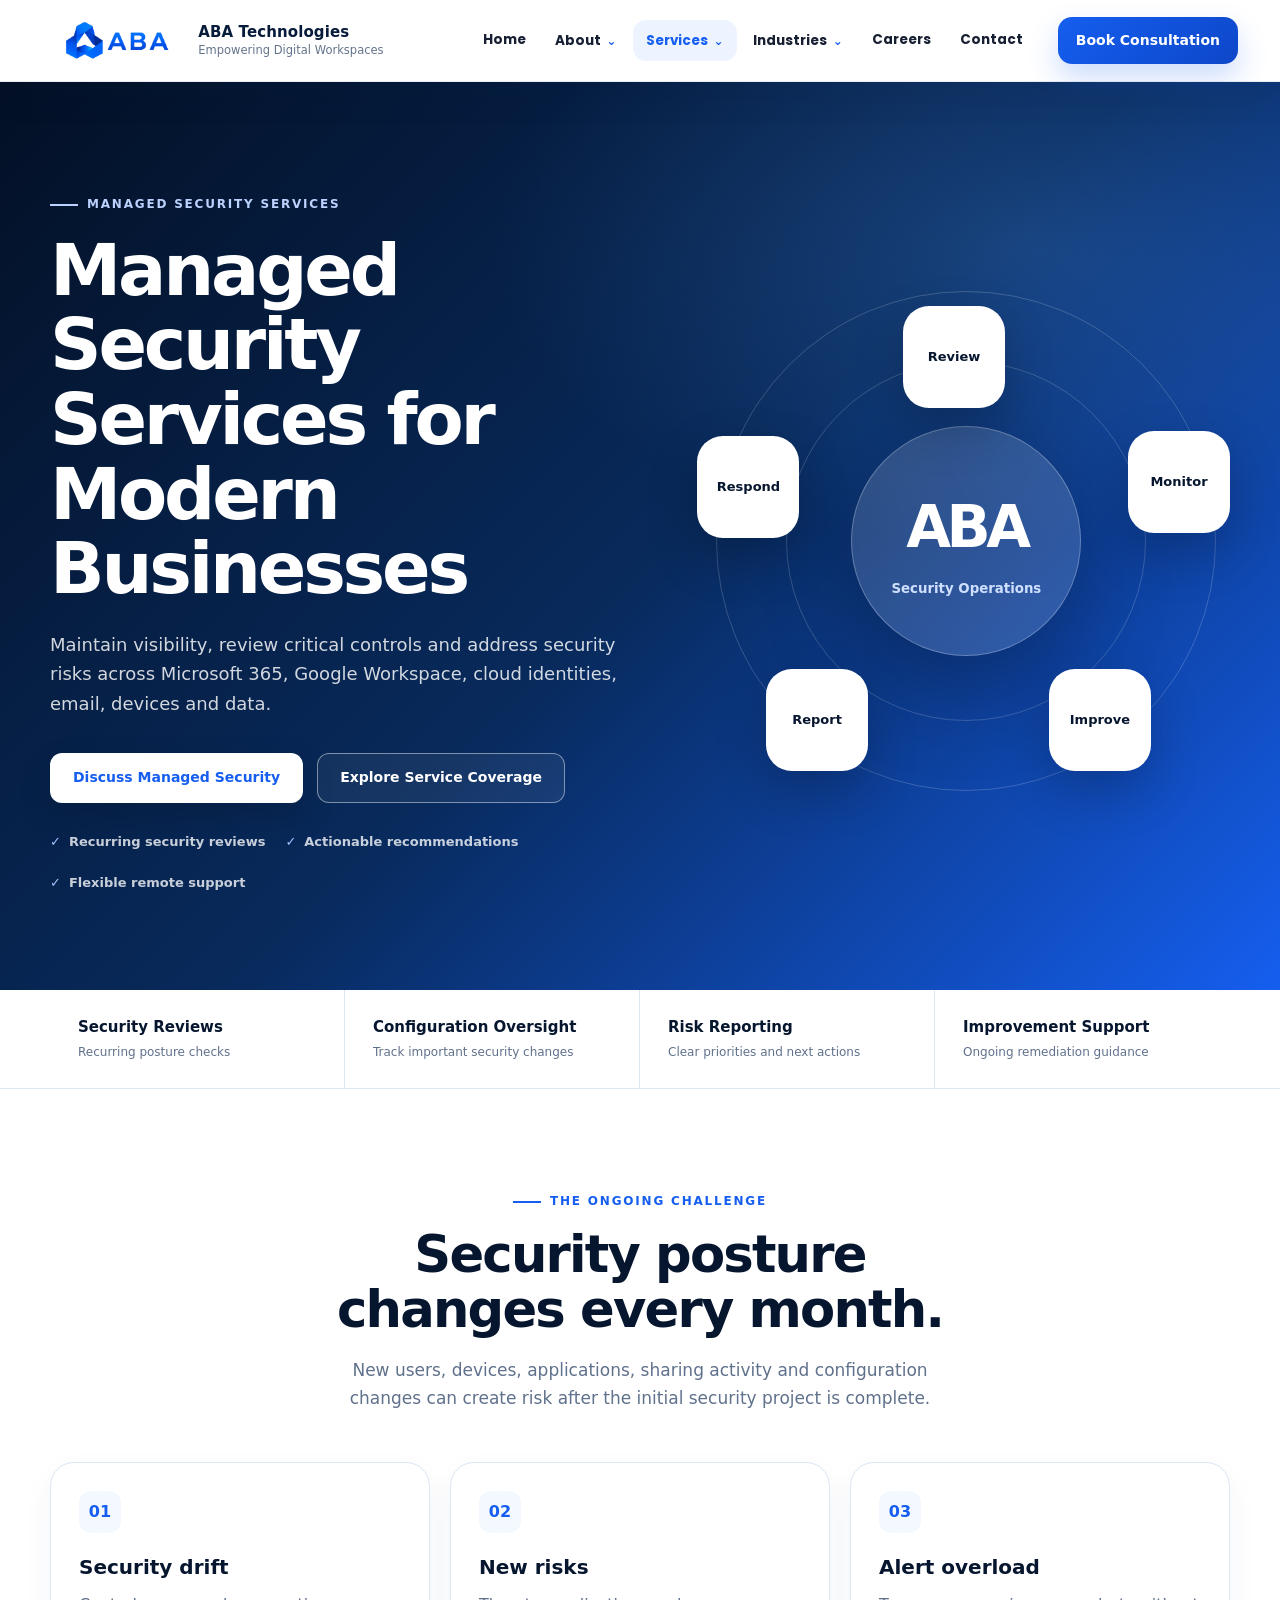
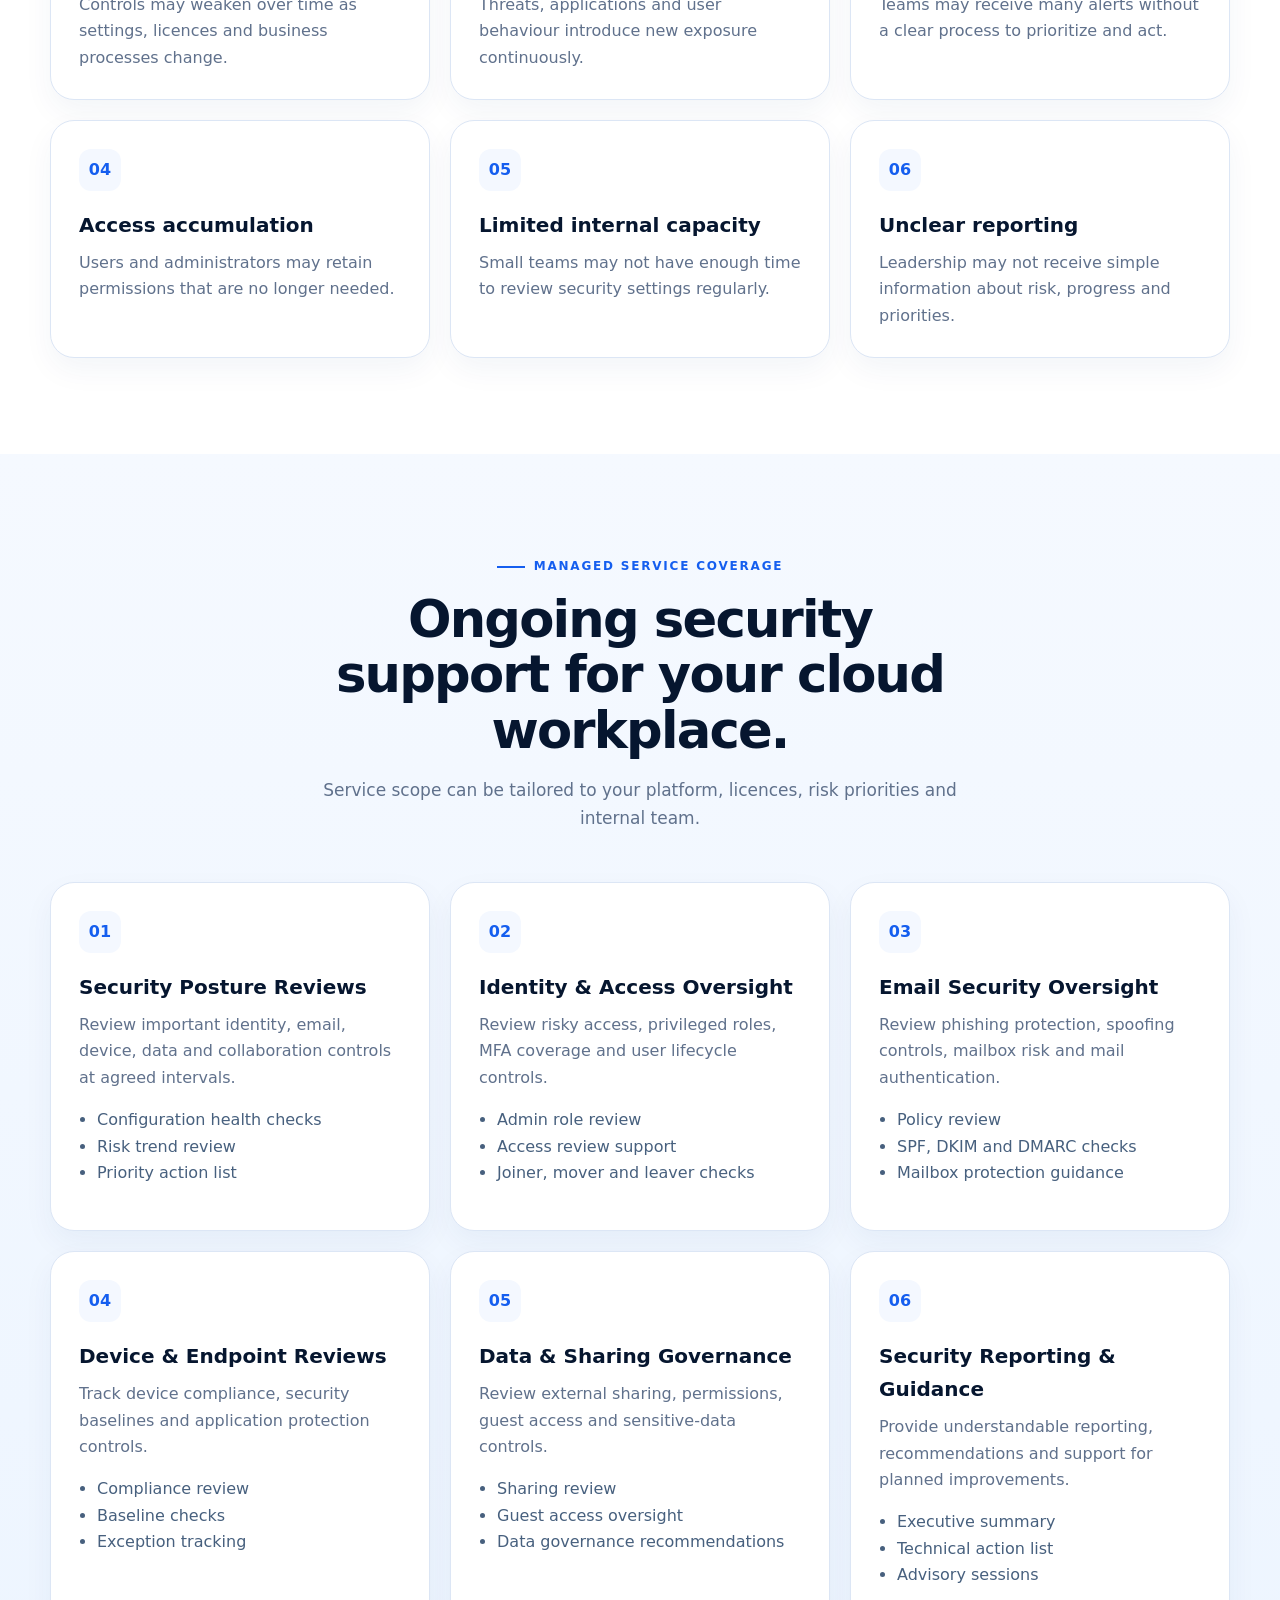
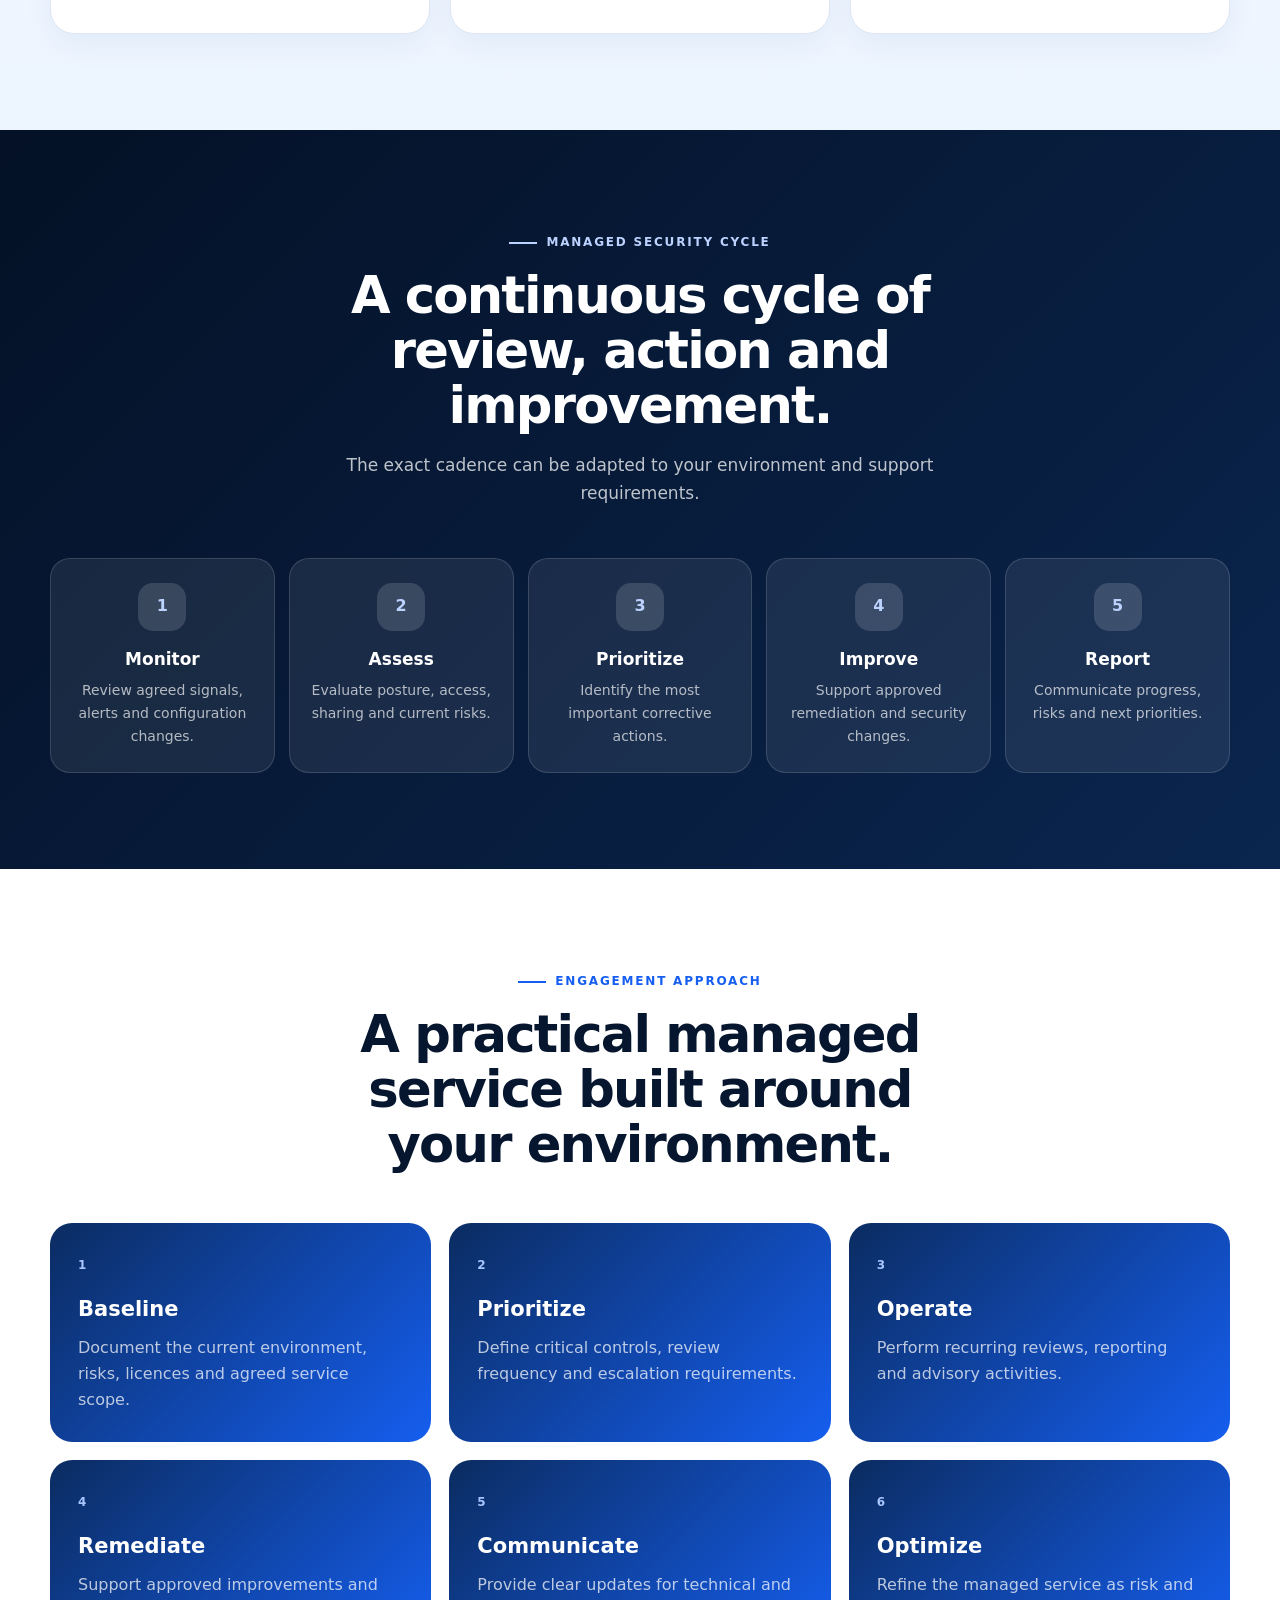
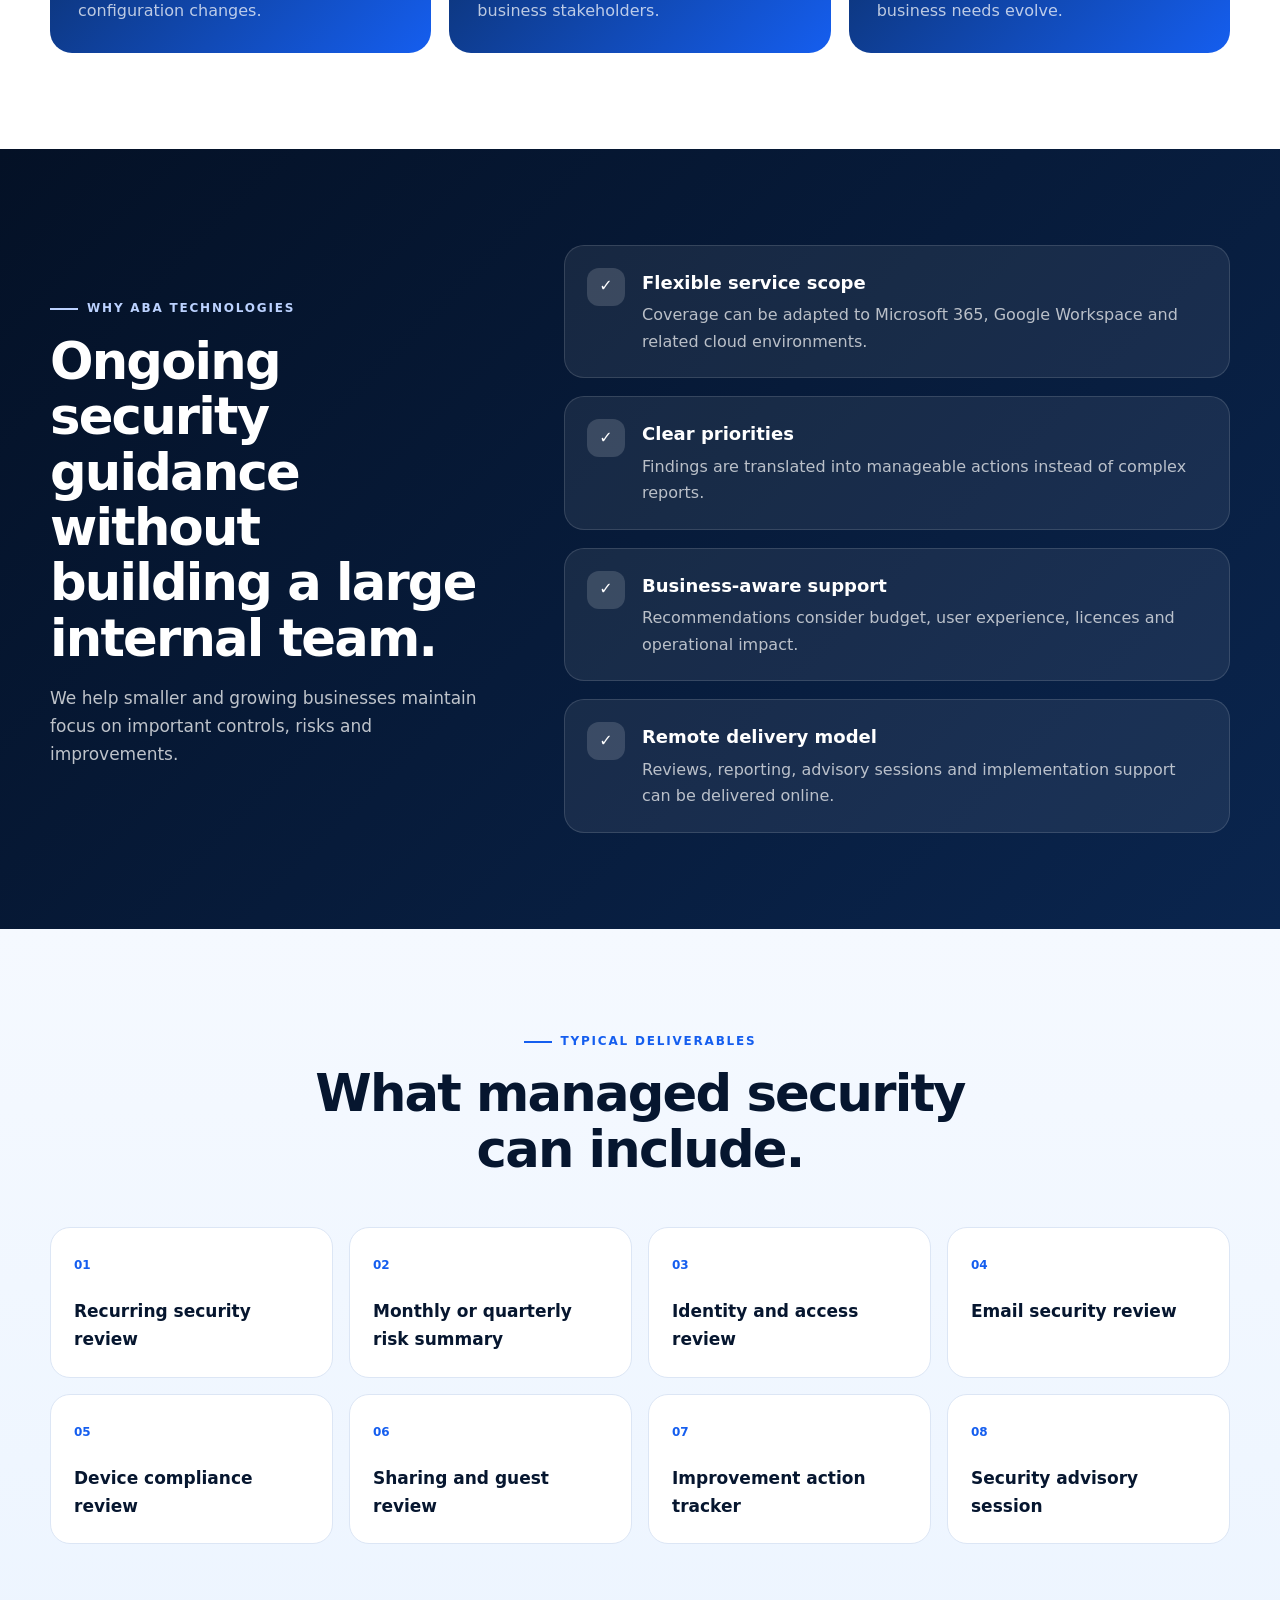
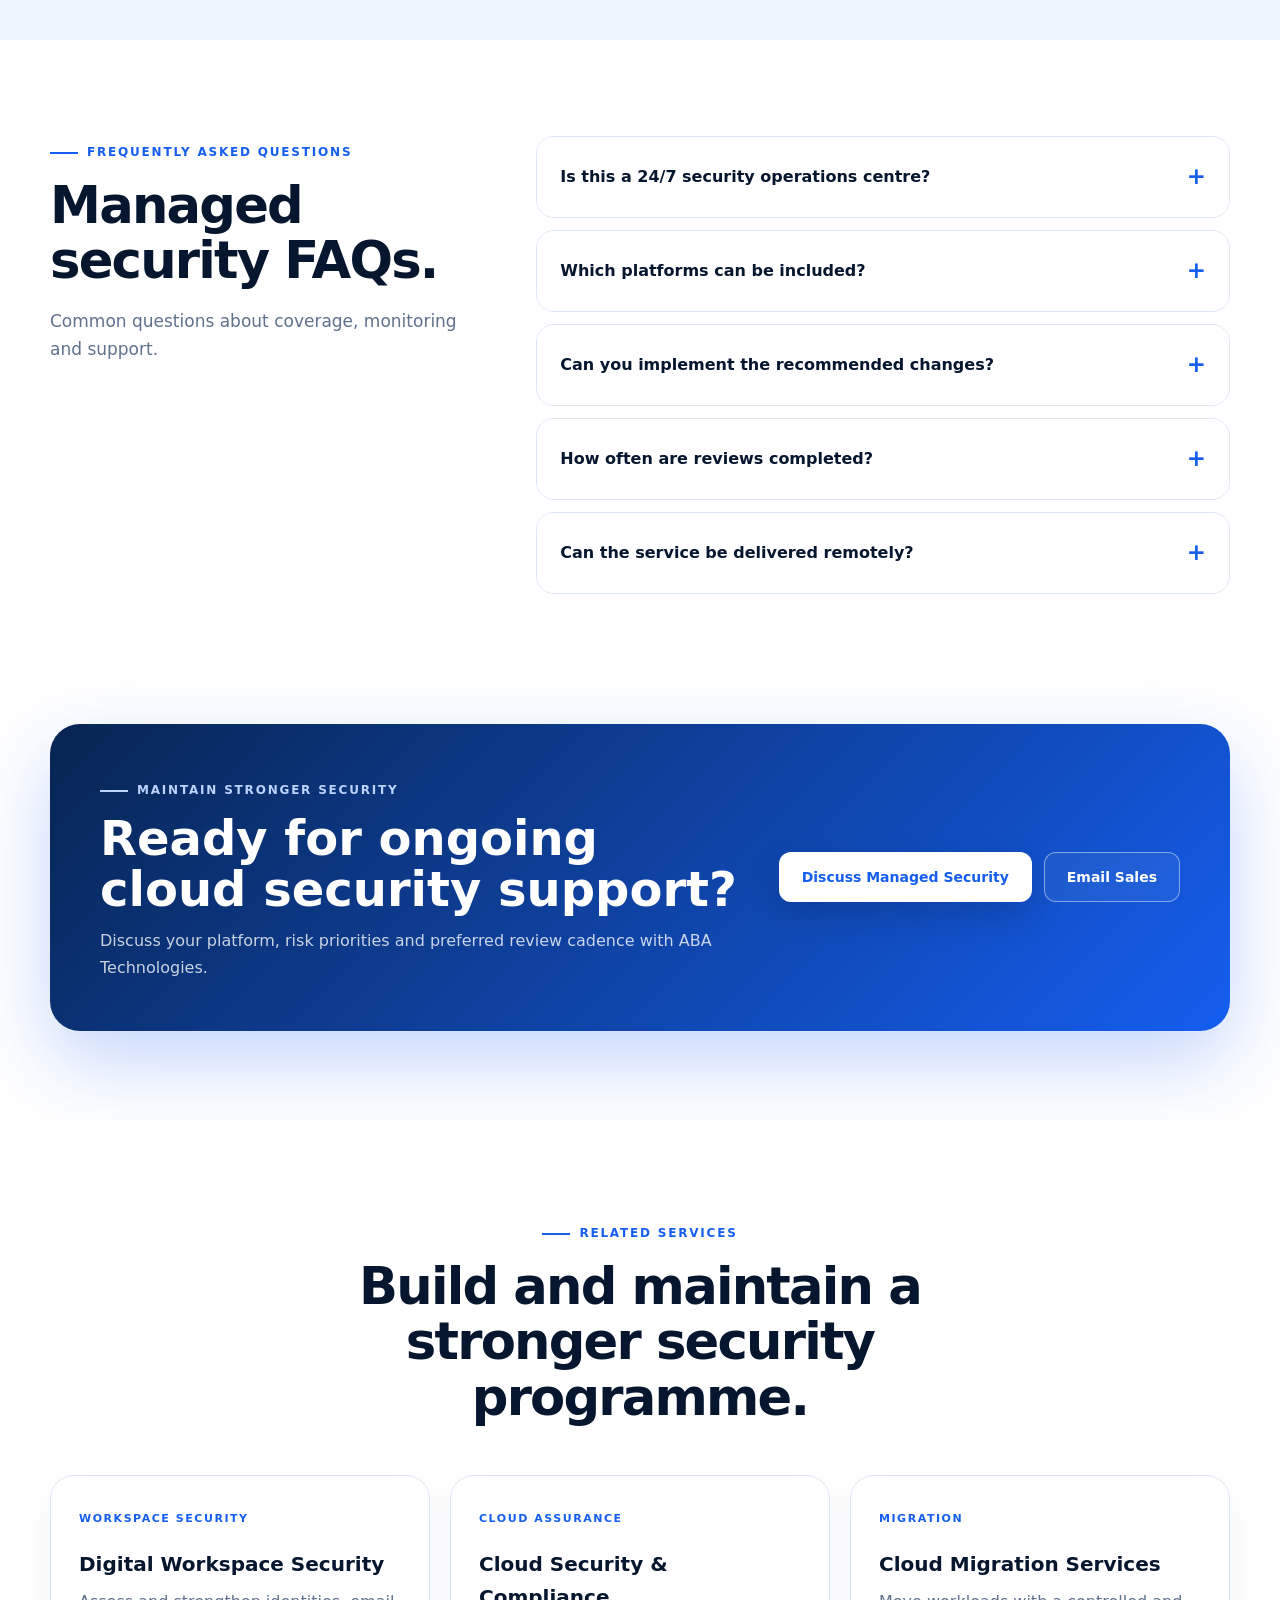
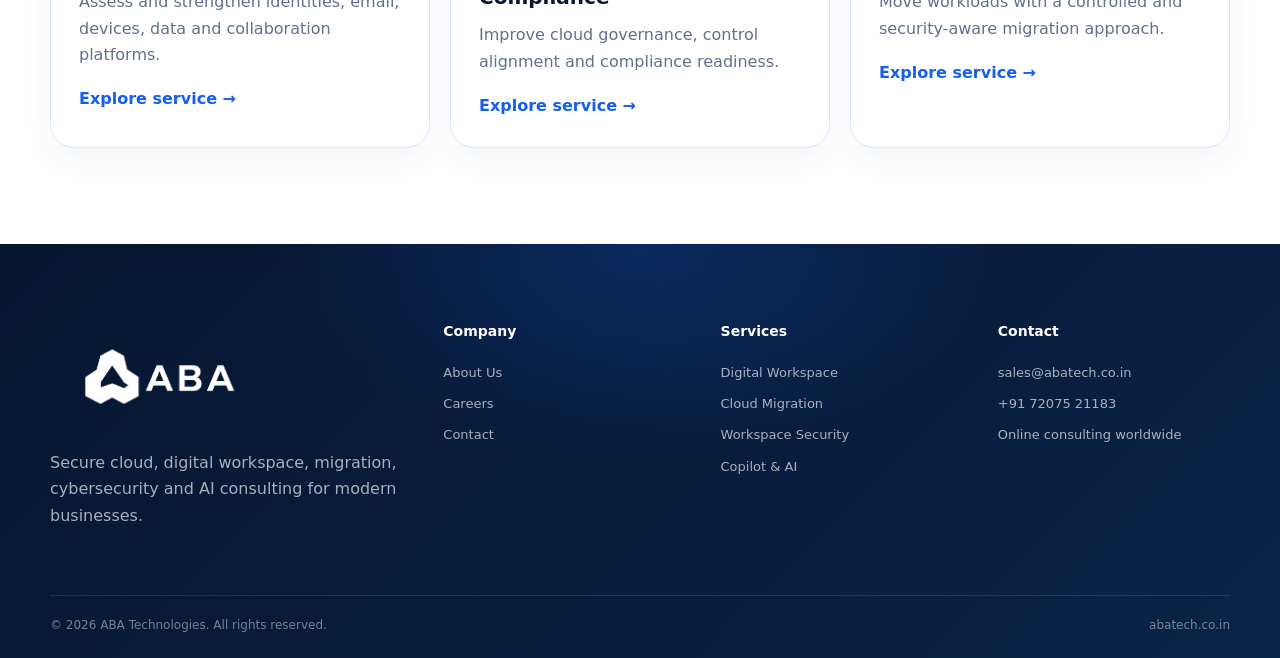
<file: managed-security-services.html>
<!DOCTYPE html>
<html lang="en">
<head>
  <meta charset="UTF-8">
  <meta name="viewport" content="width=device-width, initial-scale=1.0">
  <title>Managed Security Services | ABA Technologies</title>
  <meta name="description" content="Strengthen cloud security with ABA Technologies' managed security services, including identity protection, security reviews, risk reporting and ongoing support.">
  <link rel="canonical" href="https://abatech.co.in/managed-security-services.html">
  <link rel="preconnect" href="https://fonts.googleapis.com">
  <link rel="preconnect" href="https://fonts.gstatic.com" crossorigin>
  <link href="https://fonts.googleapis.com/css2?family=Poppins:wght@400;500;600;700;800&display=swap" rel="stylesheet">
  <style>
:root{
  --blue:#155eef;--navy:#06162f;--text:#10233f;--muted:#60718c;--line:#dce6f5;
  --soft:#f4f8ff;--white:#fff;--shadow:0 24px 60px rgba(18,54,104,.13);--radius:24px;
}
*{box-sizing:border-box}
html{scroll-behavior:smooth}
body{margin:0;font-family:Inter,ui-sans-serif,system-ui,-apple-system,BlinkMacSystemFont,"Segoe UI",sans-serif;color:var(--text);background:#fff;line-height:1.65}
img{max-width:100%;display:block}
a{color:inherit;text-decoration:none}
button{font:inherit}
.container{width:min(1180px,calc(100% - 40px));margin:auto}
.sr-only{position:absolute;width:1px;height:1px;padding:0;margin:-1px;overflow:hidden;clip:rect(0,0,0,0);white-space:nowrap;border:0}
.site-nav{position:sticky;top:0;z-index:1000;background:rgba(255,255,255,.95);border-bottom:1px solid rgba(8,42,91,.08);backdrop-filter:blur(18px)}
.nav-inner{height:82px;display:flex;align-items:center;gap:28px}
.brand{display:flex;align-items:center;gap:12px;min-width:250px}
.brand img{width:54px;height:54px;object-fit:contain}
.brand-text{display:grid;line-height:1.15}
.brand-text strong{font-size:17px;color:var(--navy)}
.brand-text span{font-size:11px;color:var(--muted);margin-top:5px;letter-spacing:.05em}
.desktop-nav{display:flex;align-items:center;gap:28px;margin-left:auto}
.desktop-nav a{font-size:14px;font-weight:700;color:#3b4e69;position:relative}
.desktop-nav a:hover,.desktop-nav a.active{color:var(--blue)}
.desktop-nav a.active:after{content:"";position:absolute;left:0;right:0;bottom:-12px;height:2px;background:var(--blue)}
.btn{display:inline-flex;align-items:center;justify-content:center;gap:8px;min-height:50px;padding:0 22px;border-radius:12px;font-weight:800;font-size:14px;border:1px solid transparent;transition:.25s ease}
.btn:hover{transform:translateY(-2px)}
.btn-primary{background:var(--blue);color:#fff;box-shadow:0 12px 26px rgba(21,94,239,.25)}
.btn-white{background:#fff;color:var(--blue);box-shadow:0 14px 34px rgba(0,0,0,.14)}
.btn-outline-light{border-color:rgba(255,255,255,.45);color:#fff;background:rgba(255,255,255,.06)}
.menu-btn{display:none;margin-left:auto;width:44px;height:44px;border:0;border-radius:10px;background:var(--soft);padding:11px}
.menu-btn span:not(.sr-only){display:block;height:2px;background:var(--navy);margin:5px 0}
.mobile-menu{display:none;padding:10px 20px 20px;background:#fff;border-top:1px solid var(--line)}
.mobile-menu a{display:block;padding:12px 0;font-weight:700;border-bottom:1px solid #edf2f9}
.blue-section{position:relative;overflow:hidden;background:
  radial-gradient(760px 430px at 80% 18%,rgba(88,165,255,.2),transparent 70%),
  linear-gradient(135deg,#031025 0%,#082a5c 52%,#155eef 100%);color:#fff}
.navy-section{background:linear-gradient(135deg,#041126,#0a254e);color:#fff}
.soft-blue-section{background:linear-gradient(180deg,#f5f9ff,#edf5ff)}
.white-section{background:#fff}
.hero{padding:106px 0 96px}
.hero-grid{display:grid;grid-template-columns:1.05fr .95fr;gap:70px;align-items:center;position:relative;z-index:2}
.hero h1{font-size:clamp(42px,5.6vw,76px);line-height:1.04;letter-spacing:-.045em;margin:18px 0 24px;max-width:760px}
.hero p{font-size:18px;color:rgba(255,255,255,.82);max-width:690px}
.hero-actions{display:flex;gap:14px;flex-wrap:wrap;margin-top:34px}
.hero-points{display:flex;gap:20px;flex-wrap:wrap;margin-top:28px;color:rgba(255,255,255,.78);font-size:13px;font-weight:700}
.hero-points span:before{content:"✓";margin-right:8px;color:#9fc0ff}
.eyebrow{display:inline-flex;align-items:center;gap:9px;font-size:12px;letter-spacing:.15em;text-transform:uppercase;font-weight:900;color:var(--blue)}
.eyebrow:before{content:"";width:28px;height:2px;background:currentColor}
.eyebrow.light{color:#bcd2ff}
.soc-visual{position:relative;min-height:500px;display:grid;place-items:center}
.soc-core{position:relative;z-index:5;width:230px;height:230px;border-radius:50%;display:grid;place-items:center;text-align:center;background:rgba(255,255,255,.14);border:1px solid rgba(255,255,255,.26);backdrop-filter:blur(16px);box-shadow:0 35px 90px rgba(0,0,0,.25)}
.soc-core strong{display:block;font-size:58px;letter-spacing:-.08em}.soc-core small{color:#cfe0ff;font-weight:800}
.pulse{position:absolute;border-radius:50%;border:1px solid rgba(255,255,255,.18)}
.p1{width:360px;height:360px}.p2{width:500px;height:500px}
.soc-node{position:absolute;z-index:6;width:102px;height:102px;border-radius:26px;background:#fff;color:var(--navy);display:grid;place-items:center;text-align:center;font-size:13px;font-weight:900;box-shadow:0 20px 50px rgba(0,0,0,.22)}
.s1{top:3%;left:38%}.s2{right:0;top:28%}.s3{right:15%;bottom:4%}.s4{left:12%;bottom:4%}.s5{left:-1%;top:29%}
.trust-strip{background:#fff;border-bottom:1px solid var(--line)}
.trust-grid{display:grid;grid-template-columns:repeat(4,1fr)}
.trust-grid div{padding:25px 28px;border-right:1px solid var(--line)}
.trust-grid div:last-child{border-right:0}
.trust-grid strong,.trust-grid span{display:block}
.trust-grid strong{font-size:15px;color:var(--navy)}
.trust-grid span{font-size:12px;color:var(--muted);margin-top:4px}
.section{padding:96px 0}
.section-heading{max-width:650px}
.section-heading.centered{margin:0 auto 50px;text-align:center}
.section-heading.centered .eyebrow{justify-content:center}
.section-heading h2{font-size:clamp(34px,4vw,54px);line-height:1.08;letter-spacing:-.035em;margin:15px 0 18px;color:var(--navy)}
.section-heading p{color:var(--muted);font-size:17px}
.section-heading.light h2,.section-heading.light p{color:#fff}
.section-heading.light p{color:rgba(255,255,255,.74)}
.split-grid{display:grid;grid-template-columns:.8fr 1.2fr;gap:70px}
.align-center{align-items:center}
.card-grid{display:grid;grid-template-columns:repeat(3,1fr);gap:20px}
.card{background:#fff;border:1px solid var(--line);border-radius:var(--radius);padding:28px;box-shadow:0 12px 30px rgba(17,56,110,.05);transition:.25s ease}
.card:hover{transform:translateY(-5px);box-shadow:var(--shadow)}
.card .num{display:inline-grid;place-items:center;width:42px;height:42px;border-radius:12px;background:var(--soft);color:var(--blue);font-weight:900}
.card h3{color:var(--navy);font-size:20px;margin:18px 0 8px}
.card p{color:var(--muted);margin:0}
.card ul{padding-left:18px;color:#47607e}
.service-cycle{display:grid;grid-template-columns:repeat(5,1fr);gap:14px}
.cycle-card{padding:24px 18px;border-radius:20px;background:rgba(255,255,255,.08);border:1px solid rgba(255,255,255,.14);text-align:center}
.cycle-card span{display:grid;place-items:center;width:48px;height:48px;border-radius:15px;margin:auto;background:rgba(255,255,255,.14);font-weight:900;color:#bcd2ff}
.cycle-card strong{display:block;font-size:17px;margin:14px 0 6px}
.cycle-card p{color:rgba(255,255,255,.68);font-size:14px;margin:0}
.process-grid{display:grid;grid-template-columns:repeat(3,1fr);gap:18px}
.process-card{padding:28px;border-radius:22px;background:linear-gradient(135deg,#0b2c61,#155eef);color:#fff}
.process-card span{font-size:12px;font-weight:900;color:#a8c5ff}
.process-card h3{font-size:21px;margin:15px 0 8px}
.process-card p{color:rgba(255,255,255,.72);margin:0}
.benefit-list{display:grid;gap:18px}
.benefit-item{display:flex;gap:17px;padding:22px;border-radius:20px;background:rgba(255,255,255,.07);border:1px solid rgba(255,255,255,.13)}
.benefit-item>span{flex:0 0 38px;height:38px;border-radius:12px;display:grid;place-items:center;background:rgba(255,255,255,.15);font-weight:900}
.benefit-item h3{margin:0 0 5px;font-size:18px}
.benefit-item p{margin:0;color:rgba(255,255,255,.7)}
.deliverables-grid{display:grid;grid-template-columns:repeat(4,1fr);gap:16px}
.deliverable{background:#fff;border:1px solid var(--line);border-radius:20px;padding:23px;min-height:142px}
.deliverable span{color:var(--blue);font-size:12px;font-weight:900}
.deliverable h3{font-size:17px;color:var(--navy);margin:20px 0 0}
.faq-layout{display:grid;grid-template-columns:.75fr 1.25fr;gap:70px}
.faq-list{display:grid;gap:12px}
.faq-item{border:1px solid var(--line);border-radius:18px;overflow:hidden;background:#fff}
.faq-question{width:100%;border:0;background:#fff;display:flex;justify-content:space-between;align-items:center;text-align:left;padding:21px 23px;color:var(--navy);font-weight:850;cursor:pointer}
.faq-question b{font-size:23px;color:var(--blue)}
.faq-answer{display:none;padding:0 23px 21px;color:var(--muted)}
.faq-item.open .faq-answer{display:block}
.faq-item.open .faq-question b{transform:rotate(45deg)}
.cta-section{padding:34px 0 90px;background:#fff}
.cta-panel{background:linear-gradient(135deg,#082552,#155eef);border-radius:30px;padding:50px;display:flex;align-items:center;justify-content:space-between;gap:30px;color:#fff;box-shadow:0 30px 80px rgba(21,94,239,.25)}
.cta-panel h2{font-size:clamp(30px,4vw,48px);line-height:1.08;margin:12px 0}
.cta-panel p{color:rgba(255,255,255,.78);margin:0}
.cta-actions{display:flex;gap:12px;flex-wrap:wrap;flex:0 0 auto}
.related-grid{display:grid;grid-template-columns:repeat(3,1fr);gap:20px}
.related-card span{font-size:11px;text-transform:uppercase;letter-spacing:.14em;color:var(--blue);font-weight:900}
.related-card b{display:block;margin-top:18px;color:var(--blue)}
.premium-footer{background:radial-gradient(500px 300px at 50% 0%,rgba(21,94,239,.22),transparent 72%),linear-gradient(135deg,#06162f,#0a2348);color:#fff;padding:76px 0 22px}
.footer-grid{display:grid;grid-template-columns:1.5fr 1fr 1fr 1fr;gap:45px}
.footer-brand img{width:210px;filter:brightness(0) invert(1)}
.footer-brand p{color:rgba(255,255,255,.65);max-width:380px}
.footer-grid h3{font-size:14px;margin:0 0 18px}
.footer-grid a,.footer-grid span{display:block;color:rgba(255,255,255,.65);font-size:13px;margin:10px 0}
.footer-grid a:hover{color:#fff}
.footer-bottom{display:flex;justify-content:space-between;gap:20px;margin-top:50px;padding-top:20px;border-top:1px solid rgba(255,255,255,.1);color:rgba(255,255,255,.45);font-size:12px}
.reveal{opacity:0;transform:translateY(24px);transition:opacity .65s ease,transform .65s ease}
.reveal.visible{opacity:1;transform:none}
@media(max-width:980px){
  .desktop-nav,.nav-cta{display:none}.menu-btn{display:block}.mobile-menu.open{display:block}
  .hero-grid,.split-grid,.faq-layout{grid-template-columns:1fr}
  .soc-visual{min-height:430px}
  .card-grid,.process-grid{grid-template-columns:1fr 1fr}
  .service-cycle{grid-template-columns:repeat(3,1fr)}
  .deliverables-grid{grid-template-columns:repeat(3,1fr)}
  .footer-grid{grid-template-columns:1.4fr 1fr 1fr}.footer-grid>div:last-child{grid-column:2/4}
}
@media(max-width:700px){
  .container{width:min(100% - 28px,1180px)}.nav-inner{height:72px}
  .brand img{width:46px;height:46px}.brand-text strong{font-size:15px}.brand-text span{display:none}
  .hero{padding:76px 0 70px}.hero h1{font-size:42px}.soc-visual{min-height:360px;transform:scale(.84)}
  .trust-grid,.card-grid,.process-grid,.service-cycle,.deliverables-grid,.related-grid{grid-template-columns:1fr}
  .trust-grid div{border-right:0;border-bottom:1px solid var(--line)}
  .section{padding:72px 0}.section-heading h2{font-size:36px}
  .cta-panel{padding:32px 24px;display:block}.cta-actions{margin-top:25px}
  .cta-actions .btn,.hero-actions .btn{width:100%}
  .footer-grid{grid-template-columns:1fr}.footer-grid>div:last-child{grid-column:auto}
  .footer-bottom{display:block}.footer-bottom span{display:block;margin:8px 0}
}
@media(prefers-reduced-motion:reduce){html{scroll-behavior:auto}.reveal{opacity:1;transform:none;transition:none}.btn,.card{transition:none}}

/* =====================================================
   HOMEPAGE PREMIUM NAVIGATION — SHARED GLOBAL SYSTEM
   ===================================================== */
:root{--navH:82px}

.premium-nav{
  position:fixed;top:0;left:0;right:0;height:var(--navH);z-index:1000;
  background:rgba(255,255,255,.88);border-bottom:1px solid rgba(15,35,72,.08);
  box-shadow:0 12px 40px rgba(15,35,72,.07);backdrop-filter:blur(22px) saturate(145%);
  -webkit-backdrop-filter:blur(22px) saturate(145%);transition:background .28s ease,box-shadow .28s ease,border-color .28s ease;
}
.premium-nav.nav-scrolled{background:rgba(255,255,255,.96);border-color:rgba(15,23,42,.08);box-shadow:0 12px 38px rgba(15,23,42,.10)}
.premium-nav .container{width:100%;max-width:1240px;height:100%;margin:0 auto;padding:0 22px}
.premium-nav .nav-inner{display:flex;align-items:center;justify-content:space-between;gap:22px}
.premium-nav .brand{display:flex;align-items:center;gap:12px;min-width:310px}
.premium-nav .brand img{width:auto;height:78px;object-fit:contain}
.premium-nav .brand .name{display:flex;flex-direction:column;line-height:1.08}
.premium-nav .brand .name strong{font-size:15px;letter-spacing:.1px;color:#071b3a}
.premium-nav .brand .name span{margin-top:4px;font-size:11.5px;color:#64748b;font-weight:500}
.premium-nav .nav-links{display:flex;align-items:center;justify-content:flex-end;gap:3px;flex:1}
.premium-nav .nav-links a,.premium-nav .nav-links button{font-family:'Poppins',Inter,system-ui,sans-serif;white-space:nowrap}
.premium-nav .nav-links>a,.premium-nav .dropbtn{padding:11px 13px;border:0;border-radius:13px;background:transparent;color:#172033;font-size:13.5px;font-weight:700;cursor:pointer;transition:background .2s ease,color .2s ease}
.premium-nav .nav-links>a:hover,.premium-nav .dropbtn:hover,.premium-nav .nav-links>a[aria-current="page"],.premium-nav .dropbtn[aria-current="page"]{color:#155eef;background:#edf4ff}
.premium-nav .dropbtn span{font-size:12px;margin-left:3px;color:#155eef}
.premium-nav .nav-right{display:flex;align-items:center;gap:10px}
.premium-nav .btn.primary{display:inline-flex;align-items:center;justify-content:center;min-height:44px;padding:12px 18px;border:0;border-radius:14px;white-space:nowrap;background:linear-gradient(135deg,#155eef,#0d47c9);color:#fff;font-size:14px;font-weight:750;box-shadow:0 14px 30px rgba(21,94,239,.22);transition:transform .22s ease,box-shadow .22s ease}
.premium-nav .btn.primary:hover{transform:translateY(-2px);box-shadow:0 18px 38px rgba(21,94,239,.30)}
.premium-nav .menu-btn{display:none;width:44px;height:44px;padding:0;border:1px solid rgba(15,23,42,.10);border-radius:14px;background:#fff;color:#111827;font-size:20px;cursor:pointer}

.premium-nav .dropdown{position:relative}
.premium-nav .dropdown-menu{position:absolute;top:calc(100% + 20px);left:0;min-width:240px;padding:10px;border:1px solid rgba(15,23,42,.08);border-radius:18px;background:#fff;box-shadow:0 24px 60px rgba(15,23,42,.14);opacity:0;visibility:hidden;transform:translateY(10px);transition:.22s ease}
.premium-nav .dropdown-menu::before{content:"";position:absolute;left:0;right:0;top:-22px;height:24px}
.premium-nav .dropdown:hover .dropdown-menu,.premium-nav .dropdown.open .dropdown-menu,.premium-nav .dropdown:focus-within .dropdown-menu{opacity:1;visibility:visible;transform:translateY(0)}
.premium-nav .compact-menu{width:310px;padding:12px}
.premium-nav .compact-menu a,.premium-nav .premium-mega-menu .mega-column a,.premium-nav .industry-menu-grid a{display:flex!important;flex-direction:column;align-items:flex-start;gap:3px;padding:12px 13px!important;border-radius:13px}
.premium-nav .compact-menu b,.premium-nav .premium-mega-menu b,.premium-nav .industry-menu-grid b{font-size:13.5px;color:#172033}
.premium-nav .compact-menu small,.premium-nav .premium-mega-menu small,.premium-nav .industry-menu-grid small{font-size:11.5px;line-height:1.45;color:#64748b;font-weight:500}
.premium-nav .compact-menu a:hover,.premium-nav .premium-mega-menu .mega-column a:hover,.premium-nav .industry-menu-grid a:hover{background:#f3f7ff}

.premium-nav .premium-mega-menu{position:fixed;top:var(--navH);left:50%;width:min(1180px,calc(100vw - 40px));display:grid;grid-template-columns:1.05fr 1fr 1.15fr 1fr;gap:16px;padding:18px;border:1px solid rgba(21,94,239,.10);border-radius:24px;box-shadow:0 30px 80px rgba(15,35,72,.18);transform:translate(-50%,12px);overflow:hidden}
.premium-nav .dropdown:hover .premium-mega-menu,.premium-nav .dropdown.open .premium-mega-menu,.premium-nav .dropdown:focus-within .premium-mega-menu{transform:translate(-50%,0)}
.premium-nav .mega-intro{padding:24px;border-radius:18px;background:radial-gradient(260px 180px at 0 0,rgba(255,255,255,.22),transparent 65%),linear-gradient(145deg,#155eef,#071b3a);color:#fff}
.premium-nav .mega-kicker{font-size:10.5px;font-weight:800;letter-spacing:1.4px;color:#bfdbfe}
.premium-nav .mega-intro h3{font-size:23px;line-height:1.25;margin:12px 0;color:#fff}
.premium-nav .mega-intro p{font-size:12.5px;line-height:1.75;margin:0 0 18px;color:rgba(255,255,255,.76)}
.premium-nav .mega-btn{display:inline-flex!important;align-items:center;gap:8px;padding:10px 14px!important;border-radius:11px!important;background:#fff!important;color:#155eef!important;font-size:12.5px!important}
.premium-nav .premium-mega-menu .mega-column{padding:13px 7px}
.premium-nav .premium-mega-menu .mega-column h4{font-size:12px;letter-spacing:.6px;text-transform:uppercase;color:#155eef;margin:5px 13px 9px}

.premium-nav .industries-menu{position:fixed;top:var(--navH);left:50%;width:min(900px,calc(100vw - 40px));display:grid;grid-template-columns:230px 1fr;gap:18px;padding:18px;border-radius:24px;transform:translate(-50%,12px)}
.premium-nav .dropdown:hover .industries-menu,.premium-nav .dropdown.open .industries-menu,.premium-nav .dropdown:focus-within .industries-menu{transform:translate(-50%,0)}
.premium-nav .industry-menu-head{display:flex;flex-direction:column;gap:10px;padding:22px;border-radius:17px;background:#f3f7ff}
.premium-nav .industry-menu-head span{font-size:10.5px;letter-spacing:1.3px;font-weight:800;color:#155eef}
.premium-nav .industry-menu-head strong{font-size:20px;line-height:1.3;color:#071b3a}
.premium-nav .industry-menu-grid{display:grid;grid-template-columns:1fr 1fr;gap:4px}

body.mobile-menu-open{overflow:hidden}
.mobile-menu-overlay{position:fixed;inset:0;z-index:1090;background:rgba(3,15,40,.58);opacity:0;visibility:hidden;transition:opacity .28s ease,visibility .28s ease;backdrop-filter:blur(3px);-webkit-backdrop-filter:blur(3px)}
.mobile-menu-overlay.open{opacity:1;visibility:visible}
.menu-panel{display:none}
main{padding-top:var(--navH)}

@media(max-width:1250px){
  .premium-nav .brand{min-width:250px}.premium-nav .brand .name{display:none}
  .premium-nav .nav-links>a,.premium-nav .dropbtn{padding:10px 9px;font-size:12.5px}
  .premium-nav .nav-cta{padding:11px 13px!important;font-size:12.5px!important}
}
@media(max-width:1050px){
  .premium-nav .nav-links{display:none}.premium-nav .menu-btn{display:inline-flex;align-items:center;justify-content:center}.premium-nav .brand{min-width:auto}
}
@media(max-width:992px){
  .menu-panel{display:block;position:fixed;top:0;right:0;bottom:0;left:auto;width:min(90vw,390px);height:100dvh;z-index:1100;overflow-y:auto;background:linear-gradient(155deg,#155eef 0%,#0d47c9 58%,#071b3a 100%);border:0;box-shadow:-28px 0 80px rgba(3,15,40,.38);transform:translateX(105%);transition:transform .32s cubic-bezier(.22,.8,.28,1);-webkit-overflow-scrolling:touch}
  .menu-panel.open{display:block;transform:translateX(0)}
  .mobile-drawer-head{position:sticky;top:0;z-index:2;min-height:94px;display:flex;align-items:center;justify-content:space-between;gap:18px;padding:18px 20px;background:rgba(7,27,58,.24);border-bottom:1px solid rgba(255,255,255,.16);backdrop-filter:blur(16px);-webkit-backdrop-filter:blur(16px)}
  .mobile-drawer-brand{display:flex;align-items:center;min-width:0;padding:7px 12px;border-radius:14px;background:#fff;box-shadow:0 10px 26px rgba(3,15,40,.20)}
  .mobile-drawer-brand img{width:170px;max-width:calc(100vw - 165px);height:48px;object-fit:contain;object-position:left center;filter:none}
  .mobile-close-btn{width:46px;height:46px;flex:0 0 46px;display:grid;place-items:center;padding:0;border:1px solid rgba(255,255,255,.25);border-radius:14px;background:rgba(255,255,255,.12);color:#fff;font:400 32px/1 Arial,sans-serif;cursor:pointer}
  .mobile-nav-list{display:block;position:static;width:auto;height:auto;max-height:calc(100vh - var(--navH));min-height:0;overflow:auto;padding:16px 20px 34px;margin:0;background:transparent;border:0;box-shadow:none}
  .mobile-nav-list a,.mobile-nav-list button{font-family:'Poppins',Inter,system-ui,sans-serif}
  .mobile-nav-list .mobile-main-link{display:flex;align-items:center;min-height:58px;padding:15px 4px;border-bottom:1px solid rgba(255,255,255,.18);color:#fff;font-size:18px;font-weight:700;letter-spacing:-.1px}
  .mobile-nav-list .mobile-main-link[aria-current="page"]{color:#fff;background:rgba(255,255,255,.10);padding-left:12px;border-radius:10px}
  .mobile-row{display:grid;grid-template-columns:minmax(0,1fr) 48px;align-items:center;border-bottom:1px solid rgba(255,255,255,.18)}
  .mobile-row .mobile-main-link{border-bottom:0}
  .mobile-toggle{width:44px;height:44px;display:grid;place-items:center;border:0;border-radius:12px;background:transparent;color:#fff;font-size:24px;cursor:pointer;transition:transform .25s ease,background .25s ease}
  .mobile-toggle:hover,.mobile-toggle:focus-visible{background:rgba(255,255,255,.12)}
  .mobile-accordion.open .mobile-toggle{transform:rotate(180deg)}
  .mobile-submenu{max-height:0;overflow:hidden;opacity:.5;padding:0 0 0 18px;border-bottom:0 solid rgba(255,255,255,.12);transition:max-height .34s ease,opacity .25s ease,padding .25s ease}
  .mobile-accordion.open .mobile-submenu{max-height:720px;opacity:1;padding-top:7px;padding-bottom:10px;border-bottom-width:1px}
  .mobile-submenu a{display:block;padding:12px;border-left:2px solid rgba(255,255,255,.34);color:rgba(255,255,255,.86);font-size:14px;font-weight:600;line-height:1.45}
  .mobile-submenu a:hover,.mobile-submenu a:focus-visible{color:#fff;background:rgba(255,255,255,.10);border-left-color:#fff;border-radius:0 10px 10px 0}
  .mobile-consultation-link{display:flex;justify-content:center;align-items:center;min-height:52px;margin-top:24px;padding:14px 18px;border-radius:14px;background:#fff;color:#155eef!important;font-size:15px;font-weight:800;box-shadow:0 15px 34px rgba(3,15,40,.24)}
}
@media(min-width:993px){.menu-panel,.mobile-menu-overlay{display:none!important}}
@media(prefers-reduced-motion:reduce){.premium-nav *,.menu-panel,.mobile-menu-overlay{transition:none!important}}

  </style>
  <script type="application/ld+json">
  {
    "@context":"https://schema.org",
    "@type":"Service",
    "name":"Managed Security Services",
    "provider":{"@type":"Organization","name":"ABA Technologies","url":"https://abatech.co.in/"},
    "serviceType":["Managed Microsoft 365 Security","Managed Google Workspace Security","Security Monitoring","Identity Security Management","Cloud Security Improvement"]
  }
  </script>
<script type="text/javascript">
    (function(c,l,a,r,i,t,y){
        c[a]=c[a]||function(){(c[a].q=c[a].q||[]).push(arguments)};
        t=l.createElement(r);t.async=1;t.src="https://www.clarity.ms/tag/"+i;
        y=l.getElementsByTagName(r)[0];y.parentNode.insertBefore(t,y);
    })(window, document, "clarity", "script", "xp1qc6cw5f");
</script>
</head>
<body data-page-version="phase2-managed-security-services-standalone-v1">
  <!-- PREMIUM NAVIGATION -->
  <nav aria-label="Primary" class="premium-nav">
    <div class="container nav-inner">
      <a class="brand" href="index.html#top" aria-label="ABA Technologies home">
        <img src="logo.png" alt="ABA Technologies logo" decoding="async" fetchpriority="high" />
        <div class="name">
          <strong>ABA Technologies</strong>
          <span>Empowering Digital Workspaces</span>
        </div>
      </a>

      <div class="nav-links" role="navigation" aria-label="Main menu">
        <a href="index.html#top">Home</a>

        <div class="dropdown nav-dropdown">
          <a class="dropbtn" href="about.html" aria-haspopup="true">About <span>⌄</span></a>
          <div class="dropdown-menu compact-menu" role="menu">
            <a href="about.html#who" role="menuitem"><b>Who We Are</b><small>Learn about ABA Technologies</small></a>
            <a href="about.html#why" role="menuitem"><b>Why ABA</b><small>Our consulting approach</small></a>
            <a href="about.html#values" role="menuitem"><b>Core Values</b><small>Principles that guide our work</small></a>
            <a href="about.html#team" role="menuitem"><b>Leadership</b><small>Meet our core team</small></a>
          </div>
        </div>

        <div class="dropdown nav-dropdown services-dropdown">
          <a class="dropbtn" href="services.html" aria-haspopup="true" aria-current="page">Services <span>⌄</span></a>
          <div class="dropdown-menu premium-mega-menu" role="menu">
            <div class="mega-intro">
              <span class="mega-kicker">ABA TECHNOLOGIES</span>
              <h3>Solutions for secure digital transformation</h3>
              <p>From workplace modernization and cloud migration to cybersecurity, AI and custom applications.</p>
              <a href="services.html" class="mega-btn">View all services <span>→</span></a>
            </div>

            <div class="mega-column">
              <h4>Digital Workplace</h4>
              <a href="digital-workspace-consulting.html"><b>Digital Workspace Consulting</b><small>Microsoft 365, Google Workspace & Zoho</small></a>
              <a href="cloud-migration-services.html"><b>Cloud Migration Services</b><small>Email, tenant and data migration</small></a>
            </div>

            <div class="mega-column">
              <h4>Security & Compliance</h4>
              <a href="digital-workspace-security.html"><b>Digital Workspace Security</b><small>Identity, endpoint and collaboration security</small></a>
              <a href="cloud-security-compliance.html"><b>Cloud Security & Compliance</b><small>Defender, Purview, DLP and governance</small></a>
              <a href="managed-security-services.html"><b>Managed Security Services</b><small>Assessment, hardening and ongoing guidance</small></a>
            </div>

            <div class="mega-column">
              <h4>AI & Development</h4>
              <a href="copilot-ai-solutions.html"><b>Copilot & AI Solutions</b><small>Readiness, governance and automation</small></a>
              <a href="application-development.html"><b>Application Development</b><small>Web apps, APIs and Power Platform</small></a>
            </div>
          </div>
        </div>

        <div class="dropdown nav-dropdown industries-dropdown">
          <a class="dropbtn" href="index.html#industries" aria-haspopup="true">Industries <span>⌄</span></a>
          <div class="dropdown-menu industries-menu" role="menu">
            <div class="industry-menu-head">
              <span>INDUSTRY SOLUTIONS</span>
              <strong>Technology aligned to your business</strong>
            </div>
            <div class="industry-menu-grid">
              <a href="index.html#industries"><b>IT & Technology</b><small>Secure cloud and modern collaboration</small></a>
              <a href="index.html#industries"><b>Retail & E-Commerce</b><small>Productivity, identity and data protection</small></a>
              <a href="index.html#industries"><b>Healthcare</b><small>Compliance-focused digital workplaces</small></a>
              <a href="index.html#industries"><b>Manufacturing</b><small>Connected teams and secure operations</small></a>
              <a href="index.html#industries"><b>Real Estate</b><small>Mobile productivity and document control</small></a>
              <a href="index.html#industries"><b>Financial Services</b><small>Identity, governance and risk reduction</small></a>
            </div>
          </div>
        </div>

        <a href="career.html">Careers</a>
        <a href="contact.html">Contact</a>
      </div>

      <div class="nav-right">
        <a class="btn primary nav-cta" href="contact.html">Book Consultation</a>
        <button class="menu-btn" id="menuBtn" aria-label="Toggle menu" aria-expanded="false">☰</button>
      </div>
    </div>
  </nav>

  <!-- Premium mobile navigation drawer -->
  <div class="mobile-menu-overlay" id="mobileMenuOverlay" aria-hidden="true"></div>

  <aside class="menu-panel" id="menuPanel" aria-hidden="true" aria-label="Mobile navigation">
    <div class="mobile-drawer-head">
      <a class="mobile-drawer-brand" href="index.html#top" aria-label="ABA Technologies home">
        <img src="logo.png" alt="ABA Technologies logo">
      </a>
      <button class="mobile-close-btn" id="mobileCloseBtn" type="button" aria-label="Close menu">×</button>
    </div>

    <div class="mobile-nav-list" role="navigation" aria-label="Mobile menu">
      <a href="index.html#top" class="mLink mobile-main-link">Home</a>

      <div class="mobile-accordion">
        <div class="mobile-row">
          <a href="about.html" class="mLink mobile-main-link">About Us</a>
          <button class="mobile-toggle" type="button" aria-expanded="false" aria-controls="mobileAboutMenu" aria-label="Open About menu">⌄</button>
        </div>
        <div class="mobile-submenu" id="mobileAboutMenu">
          <a href="about.html#who" class="mLink">Who We Are</a>
          <a href="about.html#why" class="mLink">Why ABA</a>
          <a href="about.html#values" class="mLink">Core Values</a>
          <a href="about.html#team" class="mLink">Leadership</a>
        </div>
      </div>

      <div class="mobile-accordion">
        <div class="mobile-row">
          <a href="services.html" class="mLink mobile-main-link" aria-current="page">All Services</a>
          <button class="mobile-toggle" type="button" aria-expanded="false" aria-controls="mobileServicesMenu" aria-label="Open Services menu">⌄</button>
        </div>
        <div class="mobile-submenu" id="mobileServicesMenu">
          <a href="digital-workspace-consulting.html" class="mLink">Digital Workspace Consulting</a>
          <a href="cloud-migration-services.html" class="mLink">Cloud Migration Services</a>
          <a href="digital-workspace-security.html" class="mLink">Digital Workspace Security</a>
          <a href="cloud-security-compliance.html" class="mLink">Cloud Security &amp; Compliance</a>
          <a href="managed-security-services.html" class="mLink">Managed Security Services</a>
          <a href="copilot-ai-solutions.html" class="mLink">Copilot &amp; AI Solutions</a>
          <a href="application-development.html" class="mLink">Application Development</a>
        </div>
      </div>

      <div class="mobile-accordion">
        <div class="mobile-row">
          <a href="index.html#industries" class="mLink mobile-main-link">Industry Solutions</a>
          <button class="mobile-toggle" type="button" aria-expanded="false" aria-controls="mobileIndustriesMenu" aria-label="Open Industry menu">⌄</button>
        </div>
        <div class="mobile-submenu" id="mobileIndustriesMenu">
          <a href="index.html#industries" class="mLink">IT &amp; Technology</a>
          <a href="index.html#industries" class="mLink">Retail &amp; E-Commerce</a>
          <a href="index.html#industries" class="mLink">Healthcare</a>
          <a href="index.html#industries" class="mLink">Manufacturing</a>
          <a href="index.html#industries" class="mLink">Real Estate</a>
          <a href="index.html#industries" class="mLink">Financial Services</a>
        </div>
      </div>

      <a href="career.html" class="mLink mobile-main-link">Careers</a>
      <a href="contact.html" class="mLink mobile-main-link">Contact Us</a>
      <a href="contact.html" class="mLink mobile-consultation-link">Book Consultation</a>
    </div>
  </aside>

  <main>
    <header class="hero blue-section">
      <div class="container hero-grid">
        <div class="reveal">
          <div class="eyebrow light">Managed Security Services</div>
          <h1>Managed Security Services for Modern Businesses</h1>
          <p>Maintain visibility, review critical controls and address security risks across Microsoft 365, Google Workspace, cloud identities, email, devices and data.</p>
          <div class="hero-actions">
            <a class="btn btn-white" href="contact.html">Discuss Managed Security</a>
            <a class="btn btn-outline-light" href="#managed-services">Explore Service Coverage</a>
          </div>
          <div class="hero-points"><span>Recurring security reviews</span><span>Actionable recommendations</span><span>Flexible remote support</span></div>
        </div>
        <div class="soc-visual reveal">
          <div class="pulse p1"></div><div class="pulse p2"></div>
          <div class="soc-core"><div><strong>ABA</strong><small>Security Operations</small></div></div>
          <div class="soc-node s1">Review</div>
          <div class="soc-node s2">Monitor</div>
          <div class="soc-node s3">Improve</div>
          <div class="soc-node s4">Report</div>
          <div class="soc-node s5">Respond</div>
        </div>
      </div>
    </header>

    <section class="trust-strip">
      <div class="container trust-grid">
        <div><strong>Security Reviews</strong><span>Recurring posture checks</span></div>
        <div><strong>Configuration Oversight</strong><span>Track important security changes</span></div>
        <div><strong>Risk Reporting</strong><span>Clear priorities and next actions</span></div>
        <div><strong>Improvement Support</strong><span>Ongoing remediation guidance</span></div>
      </div>
    </section>

    <section class="section white-section">
      <div class="container">
        <div class="section-heading centered reveal">
          <div class="eyebrow">The ongoing challenge</div>
          <h2>Security posture changes every month.</h2>
          <p>New users, devices, applications, sharing activity and configuration changes can create risk after the initial security project is complete.</p>
        </div>
        <div class="card-grid">
          <article class="card reveal"><span class="num">01</span><h3>Security drift</h3><p>Controls may weaken over time as settings, licences and business processes change.</p></article>
          <article class="card reveal"><span class="num">02</span><h3>New risks</h3><p>Threats, applications and user behaviour introduce new exposure continuously.</p></article>
          <article class="card reveal"><span class="num">03</span><h3>Alert overload</h3><p>Teams may receive many alerts without a clear process to prioritize and act.</p></article>
          <article class="card reveal"><span class="num">04</span><h3>Access accumulation</h3><p>Users and administrators may retain permissions that are no longer needed.</p></article>
          <article class="card reveal"><span class="num">05</span><h3>Limited internal capacity</h3><p>Small teams may not have enough time to review security settings regularly.</p></article>
          <article class="card reveal"><span class="num">06</span><h3>Unclear reporting</h3><p>Leadership may not receive simple information about risk, progress and priorities.</p></article>
        </div>
      </div>
    </section>

    <section class="section soft-blue-section" id="managed-services">
      <div class="container">
        <div class="section-heading centered reveal">
          <div class="eyebrow">Managed service coverage</div>
          <h2>Ongoing security support for your cloud workplace.</h2>
          <p>Service scope can be tailored to your platform, licences, risk priorities and internal team.</p>
        </div>
        <div class="card-grid">
          <article class="card reveal"><span class="num">01</span><h3>Security Posture Reviews</h3><p>Review important identity, email, device, data and collaboration controls at agreed intervals.</p><ul><li>Configuration health checks</li><li>Risk trend review</li><li>Priority action list</li></ul></article>
          <article class="card reveal"><span class="num">02</span><h3>Identity & Access Oversight</h3><p>Review risky access, privileged roles, MFA coverage and user lifecycle controls.</p><ul><li>Admin role review</li><li>Access review support</li><li>Joiner, mover and leaver checks</li></ul></article>
          <article class="card reveal"><span class="num">03</span><h3>Email Security Oversight</h3><p>Review phishing protection, spoofing controls, mailbox risk and mail authentication.</p><ul><li>Policy review</li><li>SPF, DKIM and DMARC checks</li><li>Mailbox protection guidance</li></ul></article>
          <article class="card reveal"><span class="num">04</span><h3>Device & Endpoint Reviews</h3><p>Track device compliance, security baselines and application protection controls.</p><ul><li>Compliance review</li><li>Baseline checks</li><li>Exception tracking</li></ul></article>
          <article class="card reveal"><span class="num">05</span><h3>Data & Sharing Governance</h3><p>Review external sharing, permissions, guest access and sensitive-data controls.</p><ul><li>Sharing review</li><li>Guest access oversight</li><li>Data governance recommendations</li></ul></article>
          <article class="card reveal"><span class="num">06</span><h3>Security Reporting & Guidance</h3><p>Provide understandable reporting, recommendations and support for planned improvements.</p><ul><li>Executive summary</li><li>Technical action list</li><li>Advisory sessions</li></ul></article>
        </div>
      </div>
    </section>

    <section class="section navy-section">
      <div class="container">
        <div class="section-heading light centered reveal">
          <div class="eyebrow light">Managed security cycle</div>
          <h2>A continuous cycle of review, action and improvement.</h2>
          <p>The exact cadence can be adapted to your environment and support requirements.</p>
        </div>
        <div class="service-cycle">
          <div class="cycle-card reveal"><span>1</span><strong>Monitor</strong><p>Review agreed signals, alerts and configuration changes.</p></div>
          <div class="cycle-card reveal"><span>2</span><strong>Assess</strong><p>Evaluate posture, access, sharing and current risks.</p></div>
          <div class="cycle-card reveal"><span>3</span><strong>Prioritize</strong><p>Identify the most important corrective actions.</p></div>
          <div class="cycle-card reveal"><span>4</span><strong>Improve</strong><p>Support approved remediation and security changes.</p></div>
          <div class="cycle-card reveal"><span>5</span><strong>Report</strong><p>Communicate progress, risks and next priorities.</p></div>
        </div>
      </div>
    </section>

    <section class="section white-section">
      <div class="container">
        <div class="section-heading centered reveal">
          <div class="eyebrow">Engagement approach</div>
          <h2>A practical managed service built around your environment.</h2>
        </div>
        <div class="process-grid">
          <article class="process-card reveal"><span>1</span><h3>Baseline</h3><p>Document the current environment, risks, licences and agreed service scope.</p></article>
          <article class="process-card reveal"><span>2</span><h3>Prioritize</h3><p>Define critical controls, review frequency and escalation requirements.</p></article>
          <article class="process-card reveal"><span>3</span><h3>Operate</h3><p>Perform recurring reviews, reporting and advisory activities.</p></article>
          <article class="process-card reveal"><span>4</span><h3>Remediate</h3><p>Support approved improvements and configuration changes.</p></article>
          <article class="process-card reveal"><span>5</span><h3>Communicate</h3><p>Provide clear updates for technical and business stakeholders.</p></article>
          <article class="process-card reveal"><span>6</span><h3>Optimize</h3><p>Refine the managed service as risk and business needs evolve.</p></article>
        </div>
      </div>
    </section>

    <section class="section navy-section">
      <div class="container split-grid align-center">
        <div class="section-heading light reveal">
          <div class="eyebrow light">Why ABA Technologies</div>
          <h2>Ongoing security guidance without building a large internal team.</h2>
          <p>We help smaller and growing businesses maintain focus on important controls, risks and improvements.</p>
        </div>
        <div class="benefit-list">
          <div class="benefit-item reveal"><span>✓</span><div><h3>Flexible service scope</h3><p>Coverage can be adapted to Microsoft 365, Google Workspace and related cloud environments.</p></div></div>
          <div class="benefit-item reveal"><span>✓</span><div><h3>Clear priorities</h3><p>Findings are translated into manageable actions instead of complex reports.</p></div></div>
          <div class="benefit-item reveal"><span>✓</span><div><h3>Business-aware support</h3><p>Recommendations consider budget, user experience, licences and operational impact.</p></div></div>
          <div class="benefit-item reveal"><span>✓</span><div><h3>Remote delivery model</h3><p>Reviews, reporting, advisory sessions and implementation support can be delivered online.</p></div></div>
        </div>
      </div>
    </section>

    <section class="section soft-blue-section">
      <div class="container">
        <div class="section-heading centered reveal"><div class="eyebrow">Typical deliverables</div><h2>What managed security can include.</h2></div>
        <div class="deliverables-grid">
          <div class="deliverable reveal"><span>01</span><h3>Recurring security review</h3></div>
          <div class="deliverable reveal"><span>02</span><h3>Monthly or quarterly risk summary</h3></div>
          <div class="deliverable reveal"><span>03</span><h3>Identity and access review</h3></div>
          <div class="deliverable reveal"><span>04</span><h3>Email security review</h3></div>
          <div class="deliverable reveal"><span>05</span><h3>Device compliance review</h3></div>
          <div class="deliverable reveal"><span>06</span><h3>Sharing and guest review</h3></div>
          <div class="deliverable reveal"><span>07</span><h3>Improvement action tracker</h3></div>
          <div class="deliverable reveal"><span>08</span><h3>Security advisory session</h3></div>
        </div>
      </div>
    </section>

    <section class="section white-section">
      <div class="container faq-layout">
        <div class="section-heading reveal"><div class="eyebrow">Frequently asked questions</div><h2>Managed security FAQs.</h2><p>Common questions about coverage, monitoring and support.</p></div>
        <div class="faq-list">
          <article class="faq-item reveal"><button class="faq-question"><span>Is this a 24/7 security operations centre?</span><b>+</b></button><div class="faq-answer"><p>Not by default. This service focuses on recurring security review, configuration oversight, reporting, advisory support and agreed improvement activities. Any continuous monitoring or emergency-response requirement must be separately scoped.</p></div></article>
          <article class="faq-item reveal"><button class="faq-question"><span>Which platforms can be included?</span><b>+</b></button><div class="faq-answer"><p>Service scope can include Microsoft 365, Google Workspace and selected related cloud identity, email, device and security services.</p></div></article>
          <article class="faq-item reveal"><button class="faq-question"><span>Can you implement the recommended changes?</span><b>+</b></button><div class="faq-answer"><p>Yes. Approved remediation and configuration support can be included, subject to agreed scope, permissions and licensing.</p></div></article>
          <article class="faq-item reveal"><button class="faq-question"><span>How often are reviews completed?</span><b>+</b></button><div class="faq-answer"><p>Review frequency can be monthly, quarterly or based on another agreed schedule depending on risk, budget and environment size.</p></div></article>
          <article class="faq-item reveal"><button class="faq-question"><span>Can the service be delivered remotely?</span><b>+</b></button><div class="faq-answer"><p>Yes. Reviews, reporting, workshops and implementation support can be delivered remotely using controlled access arrangements.</p></div></article>
        </div>
      </div>
    </section>

    <section class="cta-section">
      <div class="container cta-panel reveal">
        <div><div class="eyebrow light">Maintain stronger security</div><h2>Ready for ongoing cloud security support?</h2><p>Discuss your platform, risk priorities and preferred review cadence with ABA Technologies.</p></div>
        <div class="cta-actions"><a class="btn btn-white" href="contact.html">Discuss Managed Security</a><a class="btn btn-outline-light" href="mailto:sales@abatech.co.in">Email Sales</a></div>
      </div>
    </section>

    <section class="section white-section">
      <div class="container">
        <div class="section-heading centered reveal"><div class="eyebrow">Related services</div><h2>Build and maintain a stronger security programme.</h2></div>
        <div class="related-grid">
          <a class="card related-card reveal" href="digital-workspace-security.html"><span>Workspace Security</span><h3>Digital Workspace Security</h3><p>Assess and strengthen identities, email, devices, data and collaboration platforms.</p><b>Explore service →</b></a>
          <a class="card related-card reveal" href="cloud-security-compliance.html"><span>Cloud Assurance</span><h3>Cloud Security & Compliance</h3><p>Improve cloud governance, control alignment and compliance readiness.</p><b>Explore service →</b></a>
          <a class="card related-card reveal" href="cloud-migration-services.html"><span>Migration</span><h3>Cloud Migration Services</h3><p>Move workloads with a controlled and security-aware migration approach.</p><b>Explore service →</b></a>
        </div>
      </div>
    </section>
  </main>

  <footer class="premium-footer">
    <div class="container footer-grid">
      <div class="footer-brand"><img src="logo.png" alt="ABA Technologies"><p>Secure cloud, digital workspace, migration, cybersecurity and AI consulting for modern businesses.</p></div>
      <div><h3>Company</h3><a href="about.html">About Us</a><a href="career.html">Careers</a><a href="contact.html">Contact</a></div>
      <div><h3>Services</h3><a href="digital-workspace-consulting.html">Digital Workspace</a><a href="cloud-migration-services.html">Cloud Migration</a><a href="digital-workspace-security.html">Workspace Security</a><a href="copilot-ai-solutions.html">Copilot & AI</a></div>
      <div><h3>Contact</h3><a href="mailto:sales@abatech.co.in">sales@abatech.co.in</a><a href="tel:+917207521183">+91 72075 21183</a><span>Online consulting worldwide</span></div>
    </div>
    <div class="container footer-bottom"><span>© 2026 ABA Technologies. All rights reserved.</span><span>abatech.co.in</span></div>
  </footer>

  <script>
document.addEventListener("DOMContentLoaded",()=>{
  const menuBtn=document.getElementById('menuBtn');
  const menuPanel=document.getElementById('menuPanel');
  const mobileMenuOverlay=document.getElementById('mobileMenuOverlay');
  const mobileCloseBtn=document.getElementById('mobileCloseBtn');
  const mobileLinks=document.querySelectorAll('.mLink');
  const mobileAccordions=document.querySelectorAll('.mobile-accordion');

  function openMenu(){
    if(!menuPanel||!menuBtn)return;
    menuPanel.classList.add('open');
    mobileMenuOverlay?.classList.add('open');
    document.body.classList.add('mobile-menu-open');
    menuPanel.setAttribute('aria-hidden','false');
    mobileMenuOverlay?.setAttribute('aria-hidden','false');
    menuBtn.setAttribute('aria-expanded','true');
    mobileCloseBtn?.focus();
  }
  function closeMenu(){
    if(!menuPanel||!menuBtn)return;
    menuPanel.classList.remove('open');
    mobileMenuOverlay?.classList.remove('open');
    document.body.classList.remove('mobile-menu-open');
    menuPanel.setAttribute('aria-hidden','true');
    mobileMenuOverlay?.setAttribute('aria-hidden','true');
    menuBtn.setAttribute('aria-expanded','false');
    mobileAccordions.forEach(item=>{item.classList.remove('open');item.querySelector('.mobile-toggle')?.setAttribute('aria-expanded','false')});
  }

  menuBtn?.addEventListener('click',event=>{event.stopPropagation();menuPanel?.classList.contains('open')?closeMenu():openMenu()});
  mobileCloseBtn?.addEventListener('click',closeMenu);
  mobileMenuOverlay?.addEventListener('click',closeMenu);
  mobileLinks.forEach(link=>link.addEventListener('click',closeMenu));
  mobileAccordions.forEach(item=>{
    const toggle=item.querySelector('.mobile-toggle');
    toggle?.addEventListener('click',event=>{
      event.preventDefault();event.stopPropagation();
      const willOpen=!item.classList.contains('open');
      mobileAccordions.forEach(other=>{if(other!==item){other.classList.remove('open');other.querySelector('.mobile-toggle')?.setAttribute('aria-expanded','false')}});
      item.classList.toggle('open',willOpen);toggle.setAttribute('aria-expanded',String(willOpen));
    });
  });
  document.addEventListener('keydown',event=>{if(event.key==='Escape')closeMenu()});
  window.addEventListener('resize',()=>{if(window.innerWidth>992)closeMenu()});

  document.querySelectorAll('.faq-question').forEach(question=>question.addEventListener('click',()=>{
    const item=question.closest('.faq-item'),wasOpen=item.classList.contains('open');
    document.querySelectorAll('.faq-item.open').forEach(openItem=>{
      openItem.classList.remove('open');
      openItem.querySelector('.faq-question')?.setAttribute('aria-expanded','false');
    });
    if(!wasOpen){item.classList.add('open');question.setAttribute('aria-expanded','true')}
  }));

  const revealItems=document.querySelectorAll('.reveal');
  if('IntersectionObserver' in window){
    const observer=new IntersectionObserver(entries=>entries.forEach(entry=>{if(entry.isIntersecting){entry.target.classList.add('visible');observer.unobserve(entry.target)}}),{threshold:.12});
    revealItems.forEach(item=>observer.observe(item));
  }else revealItems.forEach(item=>item.classList.add('visible'));

  const primaryNav=document.querySelector('.premium-nav');
  const updateNavState=()=>primaryNav?.classList.toggle('nav-scrolled',window.scrollY>18);
  updateNavState();window.addEventListener('scroll',updateNavState,{passive:true});
});
  </script>
</body>
</html>
</file>
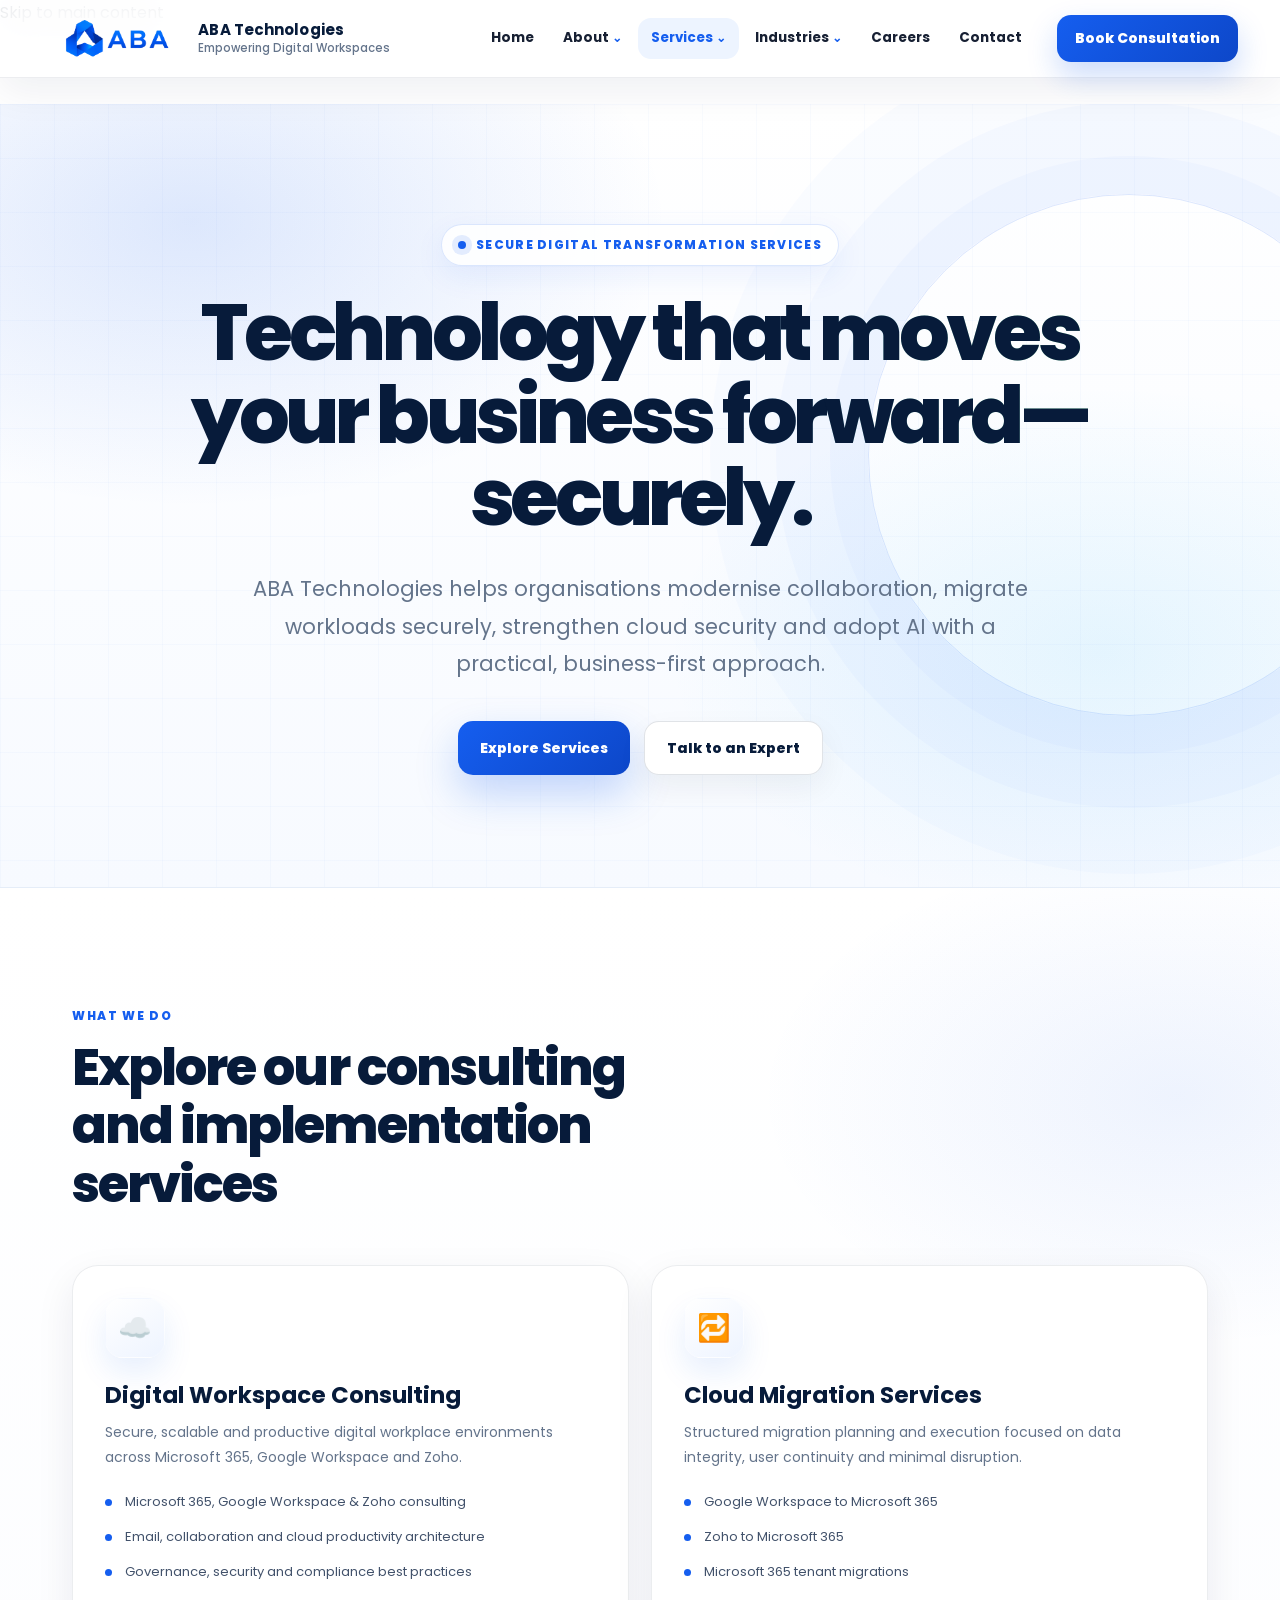
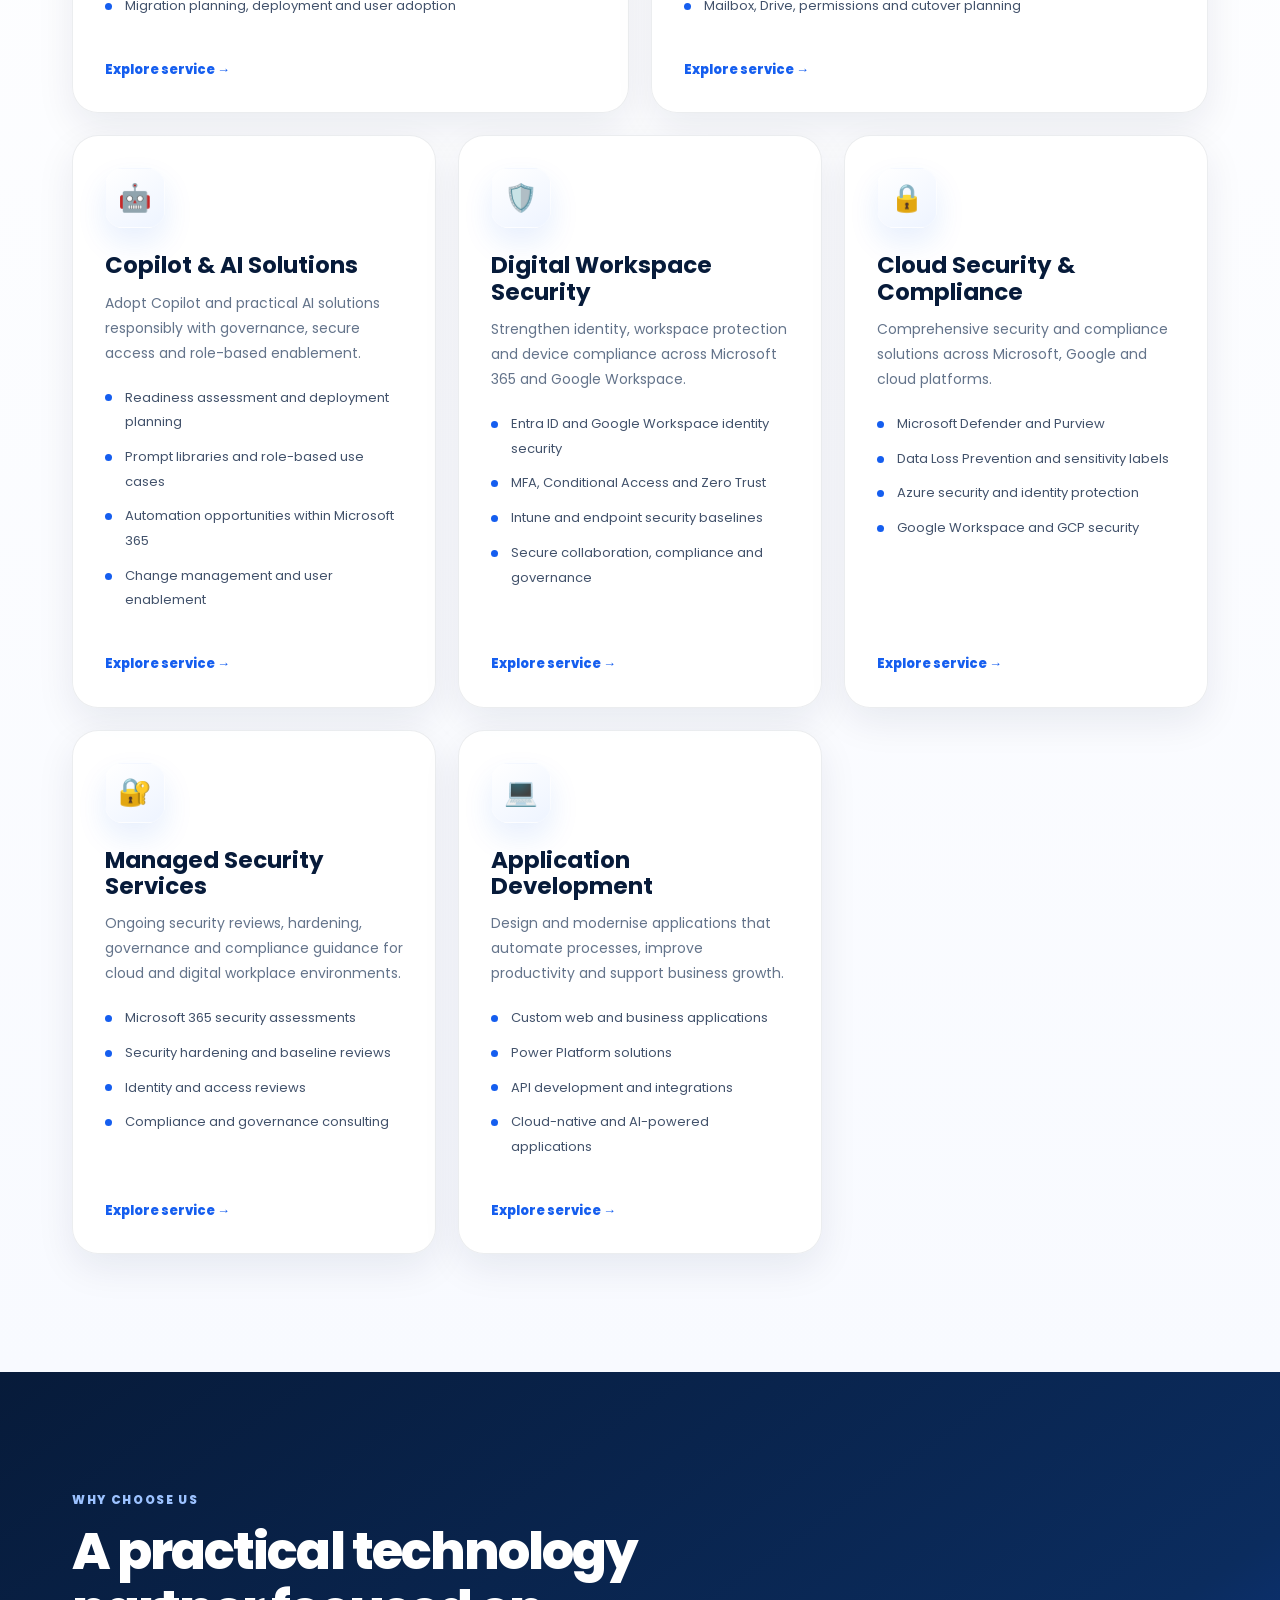
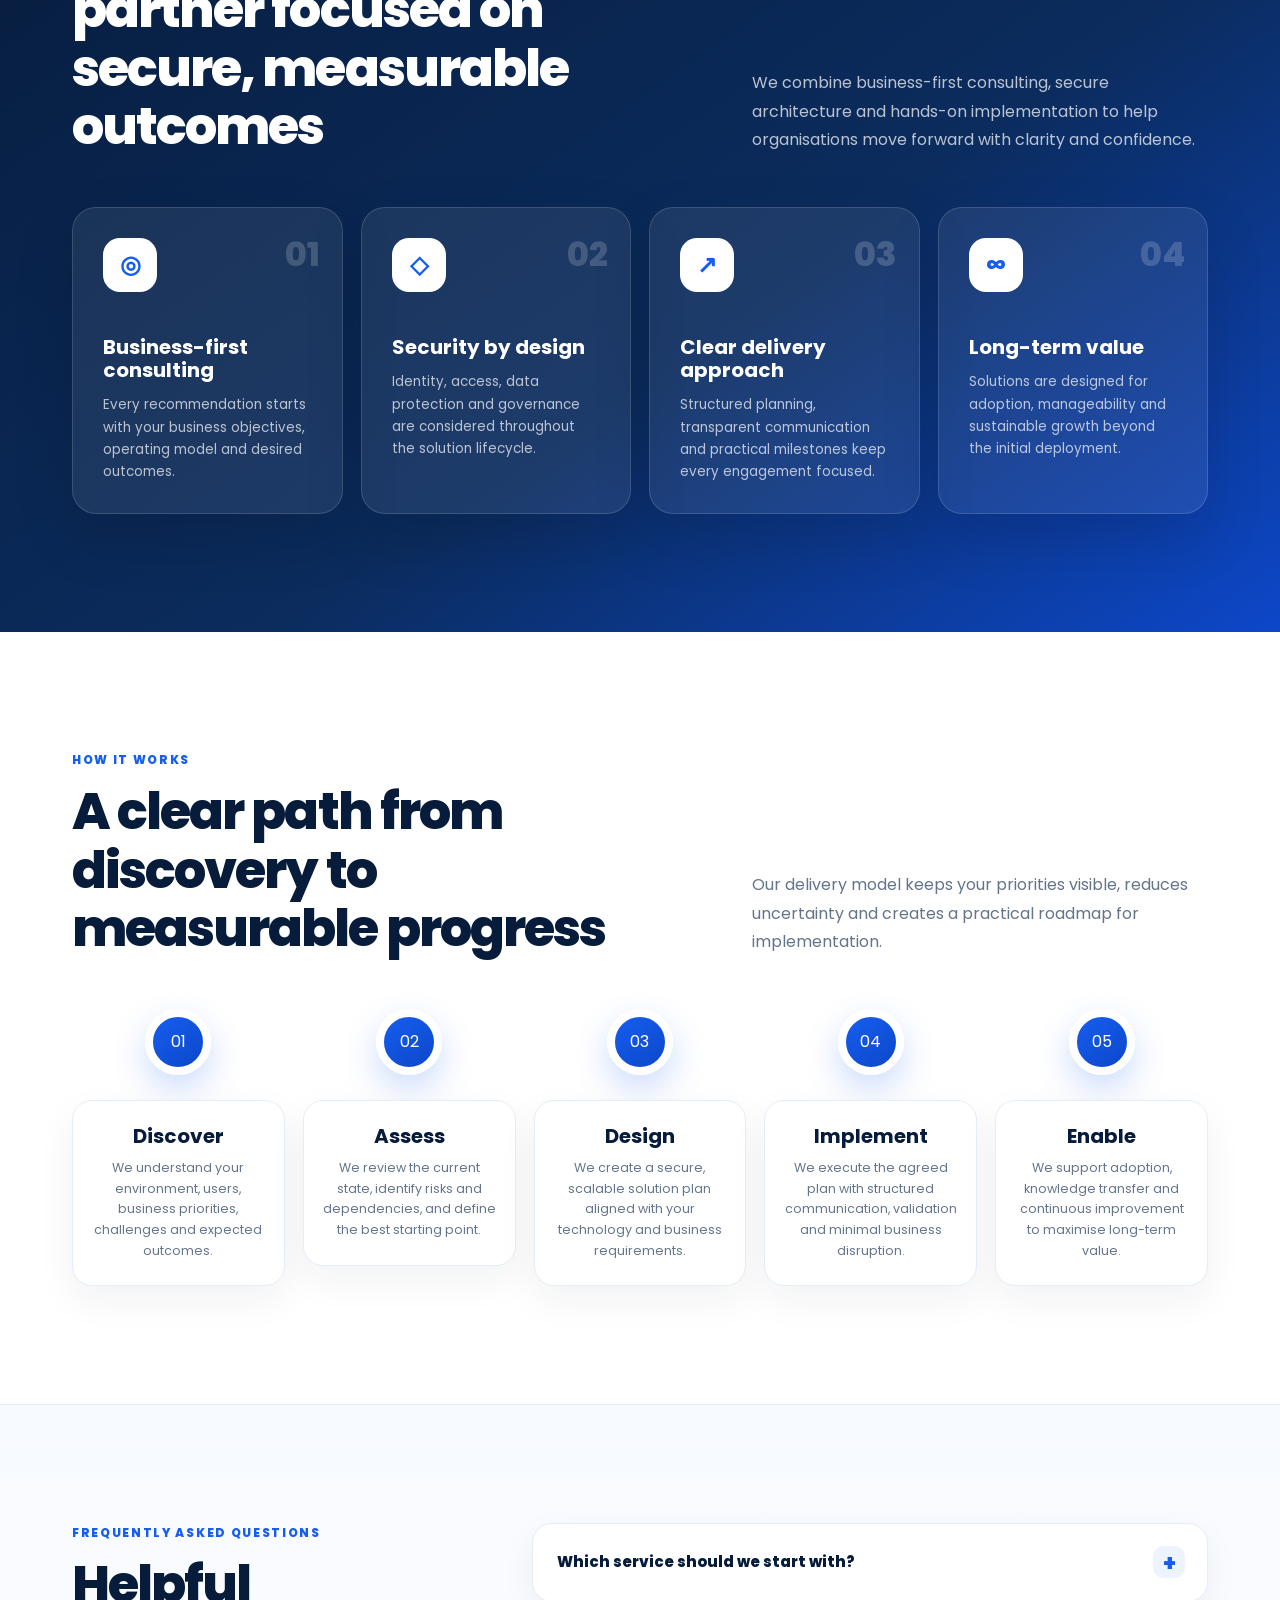
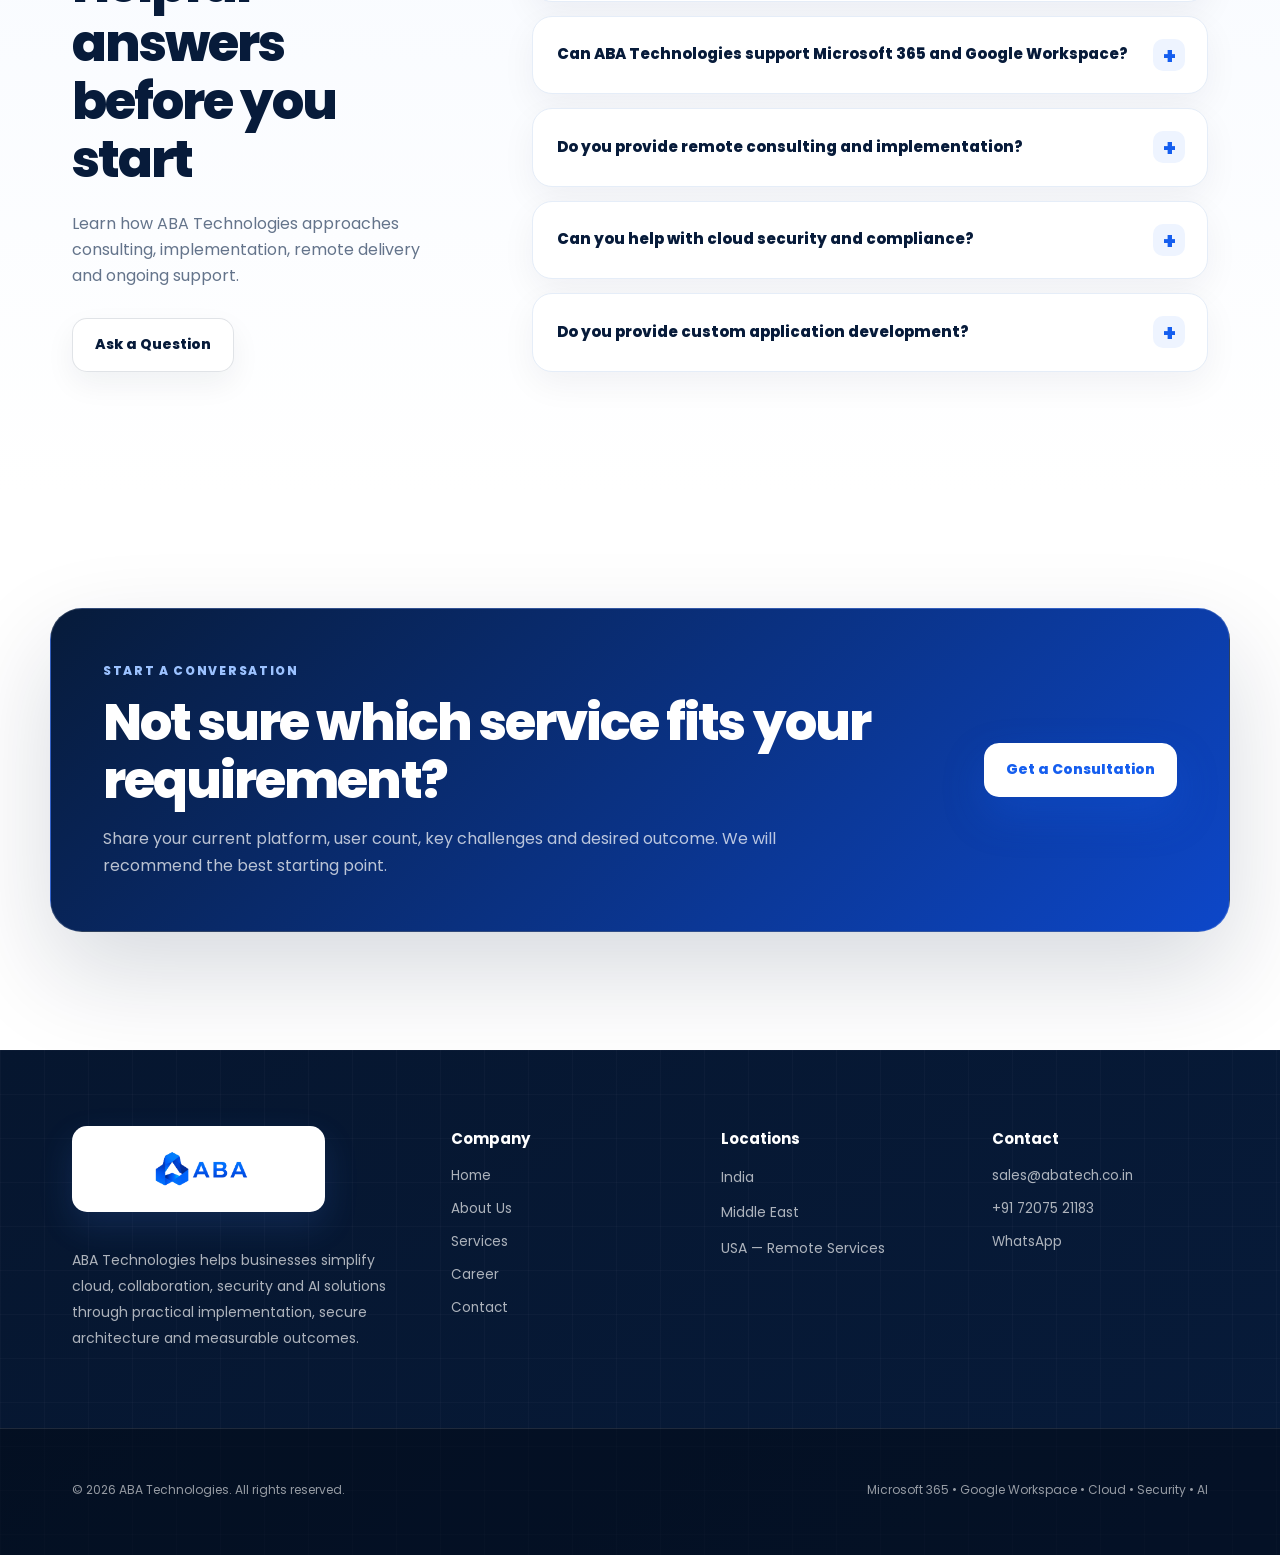
<file: services.html>
<!doctype html>
<html lang="en">
<head>
<meta charset="utf-8">
<meta name="viewport" content="width=device-width,initial-scale=1">

<title>Cloud, Security & AI Consulting Services | ABA Technologies</title>
<meta name="description" content="Explore Microsoft 365, Google Workspace, cloud migration, cybersecurity, Copilot AI, managed security and application development services from ABA Technologies.">
<meta name="author" content="ABA Technologies">
<meta name="robots" content="index, follow, max-image-preview:large, max-snippet:-1, max-video-preview:-1">
<meta name="theme-color" content="#071B3A">

<link rel="canonical" href="https://abatech.co.in/services.html">

<link rel="icon" type="image/png" href="favicon.png">
<link rel="apple-touch-icon" href="apple-touch-icon.png">

<meta property="og:locale" content="en_IN">
<meta property="og:type" content="website">
<meta property="og:site_name" content="ABA Technologies">
<meta property="og:title" content="Cloud, Security & AI Consulting Services | ABA Technologies">
<meta property="og:description" content="Explore digital workspace, cloud migration, cybersecurity, Copilot AI, managed security and application development services.">
<meta property="og:url" content="https://abatech.co.in/services.html">
<meta property="og:image" content="https://abatech.co.in/logo.png">
<meta property="og:image:type" content="image/png">
<meta property="og:image:alt" content="ABA Technologies consulting services">

<meta name="twitter:card" content="summary">
<meta name="twitter:title" content="Cloud, Security & AI Consulting Services | ABA Technologies">
<meta name="twitter:description" content="Microsoft 365, Google Workspace, cloud migration, cybersecurity, Copilot AI and application development services.">
<meta name="twitter:image" content="https://abatech.co.in/logo.png">
<meta name="twitter:image:alt" content="ABA Technologies logo">

<link rel="preconnect" href="https://fonts.googleapis.com">
<link rel="preconnect" href="https://fonts.gstatic.com" crossorigin>
<link href="https://fonts.googleapis.com/css2?family=Poppins:wght@300;400;500;600;700;800&display=swap" rel="stylesheet">
<link rel="stylesheet" href="services-assets/services.css">

<style>
    /* =========================================================
       GLOBAL NAVIGATION — synchronized with index.html
       Only header, desktop navigation and mobile menu styles
       ========================================================= */
    :root{--navH:78px;}

    .premium-nav{
      position:fixed;
      top:0;
      left:0;
      right:0;
      z-index:1000;
      height:var(--navH);
      min-height:var(--navH);
      padding:0;
      display:block;
      background:rgba(255,255,255,.88);
      border-bottom:1px solid rgba(15,35,72,.08);
      box-shadow:0 12px 40px rgba(15,35,72,.07);
      backdrop-filter:blur(22px) saturate(145%);
      -webkit-backdrop-filter:blur(22px) saturate(145%);
    }

    .premium-nav .container{
      width:100%;
      max-width:1240px;
      height:100%;
      margin:0 auto;
      padding:0 22px;
    }

    .premium-nav .nav-inner{
      height:100%;
      display:flex;
      align-items:center;
      justify-content:space-between;
      gap:22px;
    }

    .premium-nav .brand{
      display:flex;
      align-items:center;
      gap:12px;
      min-width:310px;
      text-decoration:none;
    }

    .premium-nav .brand img{height:78px;width:auto;object-fit:contain;}
    .premium-nav .brand .name{display:flex;flex-direction:column;line-height:1.08;}
    .premium-nav .brand .name strong{font-size:15px;color:#071b3a;letter-spacing:.1px;}
    .premium-nav .brand .name span{margin-top:4px;font-size:11.5px;color:#64748b;font-weight:500;}

    .premium-nav .nav-links{
      display:flex;
      align-items:center;
      justify-content:flex-end;
      gap:3px;
      flex:1;
    }

    .premium-nav .nav-links>a,
    .premium-nav .dropbtn{
      display:inline-flex;
      align-items:center;
      color:#172033;
      text-decoration:none;
      padding:11px 13px;
      border-radius:13px;
      border:0;
      background:transparent;
      cursor:pointer;
      font-family:inherit;
      font-size:13.5px;
      font-weight:700;
      line-height:1.4;
      white-space:nowrap;
      transition:background .2s ease,color .2s ease,transform .2s ease;
    }

    .premium-nav .nav-links>a:hover,
    .premium-nav .dropbtn:hover,
    .premium-nav .nav-links>a[aria-current="page"],
    .premium-nav .dropbtn[aria-current="page"]{
      color:#155eef;
      background:#edf4ff;
    }

    .premium-nav .dropbtn span{font-size:12px;margin-left:3px;color:#155eef;}
    .premium-nav .nav-right{display:flex;align-items:center;gap:10px;}
    .premium-nav .nav-cta{
      display:inline-flex;
      align-items:center;
      justify-content:center;
      min-height:44px;
      white-space:nowrap;
      padding:12px 18px;
      border:0;
      border-radius:14px;
      color:#fff;
      text-decoration:none;
      font-size:14px;
      font-weight:750;
      background:linear-gradient(135deg,#155eef,#0d47c9);
      box-shadow:0 14px 30px rgba(21,94,239,.22);
      transition:transform .22s ease,box-shadow .22s ease;
    }
    .premium-nav .nav-cta:hover{transform:translateY(-2px);box-shadow:0 18px 38px rgba(21,94,239,.28);}

    .premium-nav .menu-btn{
      display:none;
      width:44px;
      height:44px;
      align-items:center;
      justify-content:center;
      padding:0;
      border:1px solid rgba(15,23,42,.10);
      border-radius:14px;
      background:#fff;
      color:#111827;
      font-size:20px;
      cursor:pointer;
    }

    .premium-nav .dropdown{position:relative;}
    .premium-nav .dropdown-menu{
      position:absolute;
      top:calc(100% + 20px);
      left:0;
      min-width:240px;
      padding:10px;
      border:1px solid rgba(15,23,42,.08);
      border-radius:18px;
      background:#fff;
      box-shadow:0 24px 60px rgba(15,23,42,.14);
      opacity:0;
      visibility:hidden;
      transform:translateY(10px);
      transition:.22s ease;
      z-index:1002;
    }
    .premium-nav .dropdown-menu::before{content:"";position:absolute;left:0;right:0;top:-22px;height:24px;}
    .premium-nav .dropdown:hover .dropdown-menu,
    .premium-nav .dropdown.open .dropdown-menu,
    .premium-nav .dropdown:focus-within .dropdown-menu{opacity:1;visibility:visible;transform:translateY(0);}

    .premium-nav .compact-menu{width:310px;padding:12px;}
    .premium-nav .compact-menu a,
    .premium-nav .premium-mega-menu .mega-column a,
    .premium-nav .industry-menu-grid a{
      display:flex!important;
      flex-direction:column;
      align-items:flex-start;
      gap:3px;
      padding:12px 13px!important;
      border-radius:13px;
      color:#172033;
      text-decoration:none;
    }
    .premium-nav .compact-menu b,
    .premium-nav .premium-mega-menu b,
    .premium-nav .industry-menu-grid b{font-size:13.5px;color:#172033;}
    .premium-nav .compact-menu small,
    .premium-nav .premium-mega-menu small,
    .premium-nav .industry-menu-grid small{font-size:11.5px;line-height:1.45;color:#64748b;font-weight:500;}
    .premium-nav .compact-menu a:hover,
    .premium-nav .premium-mega-menu .mega-column a:hover,
    .premium-nav .industry-menu-grid a:hover{background:#f3f7ff;}

    .premium-nav .premium-mega-menu{
      position:fixed;
      top:var(--navH);
      left:50%;
      width:min(1180px,calc(100vw - 40px));
      display:grid;
      grid-template-columns:1.05fr 1fr 1.15fr 1fr;
      gap:16px;
      padding:18px;
      border-radius:24px;
      transform:translate(-50%,12px);
      border:1px solid rgba(21,94,239,.10);
      box-shadow:0 30px 80px rgba(15,35,72,.18);
      overflow:hidden;
    }
    .premium-nav .dropdown:hover .premium-mega-menu,
    .premium-nav .dropdown.open .premium-mega-menu,
    .premium-nav .dropdown:focus-within .premium-mega-menu{transform:translate(-50%,0);}
    .premium-nav .mega-intro{
      padding:24px;
      border-radius:18px;
      background:radial-gradient(260px 180px at 0% 0%,rgba(255,255,255,.22),transparent 65%),linear-gradient(145deg,#155eef,#071b3a);
      color:#fff;
    }
    .premium-nav .mega-kicker{font-size:10.5px;font-weight:800;letter-spacing:1.4px;color:#bfdbfe;}
    .premium-nav .mega-intro h3{font-size:23px;line-height:1.25;margin:12px 0;color:#fff;}
    .premium-nav .mega-intro p{font-size:12.5px;line-height:1.75;margin:0 0 18px;color:rgba(255,255,255,.76);}
    .premium-nav .mega-btn{display:inline-flex!important;align-items:center;gap:8px;background:#fff!important;color:#155eef!important;padding:10px 14px!important;border-radius:11px!important;font-size:12.5px!important;text-decoration:none;}
    .premium-nav .premium-mega-menu .mega-column{padding:13px 7px;}
    .premium-nav .premium-mega-menu .mega-column h4{font-size:12px;letter-spacing:.6px;text-transform:uppercase;color:#155eef;margin:5px 13px 9px;}

    .premium-nav .industries-menu{
      position:fixed;
      top:var(--navH);
      left:50%;
      width:min(900px,calc(100vw - 40px));
      padding:18px;
      border-radius:24px;
      transform:translate(-50%,12px);
      display:grid;
      grid-template-columns:230px 1fr;
      gap:18px;
    }
    .premium-nav .dropdown:hover .industries-menu,
    .premium-nav .dropdown.open .industries-menu,
    .premium-nav .dropdown:focus-within .industries-menu{transform:translate(-50%,0);}
    .premium-nav .industry-menu-head{padding:22px;border-radius:17px;background:#f3f7ff;display:flex;flex-direction:column;gap:10px;}
    .premium-nav .industry-menu-head span{font-size:10.5px;letter-spacing:1.3px;font-weight:800;color:#155eef;}
    .premium-nav .industry-menu-head strong{font-size:20px;line-height:1.3;color:#071b3a;}
    .premium-nav .industry-menu-grid{display:grid;grid-template-columns:1fr 1fr;gap:4px;}

    body > main{padding-top:var(--navH);}

    .mobile-menu-overlay{
      position:fixed;
      inset:0;
      z-index:1090;
      background:rgba(3,15,40,.58);
      opacity:0;
      visibility:hidden;
      transition:opacity .28s ease,visibility .28s ease;
      backdrop-filter:blur(3px);
      -webkit-backdrop-filter:blur(3px);
    }
    .mobile-menu-overlay.open{opacity:1;visibility:visible;}
    body.mobile-menu-open{overflow:hidden;}

    .menu-panel{display:none;}

    @media(max-width:1250px){
      .premium-nav .brand{min-width:250px;}
      .premium-nav .brand .name{display:none;}
      .premium-nav .nav-links>a,.premium-nav .dropbtn{padding:10px 9px;font-size:12.5px;}
      .premium-nav .nav-cta{padding:11px 13px;font-size:12.5px;}
    }

    @media(max-width:1050px){
      .premium-nav .nav-links{display:none;}
      .premium-nav .menu-btn{display:inline-flex;}
      .premium-nav .brand{min-width:auto;}
      .premium-nav .nav-cta{display:none;}
    }

    @media(max-width:992px){
      .menu-panel{
        display:block;
        position:fixed;
        top:0;
        right:0;
        bottom:0;
        left:auto;
        width:min(90vw,390px);
        height:100dvh;
        z-index:1100;
        overflow-y:auto;
        background:linear-gradient(155deg,#155eef 0%,#0d47c9 58%,#071b3a 100%);
        border:0;
        box-shadow:-28px 0 80px rgba(3,15,40,.38);
        transform:translateX(105%);
        transition:transform .32s cubic-bezier(.22,.8,.28,1);
        -webkit-overflow-scrolling:touch;
      }
      .menu-panel.open{transform:translateX(0);}
      .mobile-drawer-head{
        position:sticky;top:0;z-index:2;min-height:94px;
        display:flex;align-items:center;justify-content:space-between;gap:18px;
        padding:18px 20px;background:rgba(7,27,58,.24);
        border-bottom:1px solid rgba(255,255,255,.16);
        backdrop-filter:blur(16px);-webkit-backdrop-filter:blur(16px);
      }
      .mobile-drawer-brand{display:flex;align-items:center;min-width:0;padding:7px 12px;border-radius:14px;background:#fff;box-shadow:0 10px 26px rgba(3,15,40,.20);}
      .mobile-drawer-brand img{width:170px;max-width:calc(100vw - 165px);height:48px;object-fit:contain;object-position:left center;filter:none;}
      .mobile-close-btn{width:46px;height:46px;flex:0 0 46px;display:grid;place-items:center;padding:0;border:1px solid rgba(255,255,255,.25);border-radius:14px;background:rgba(255,255,255,.12);color:#fff;font:400 32px/1 Arial,sans-serif;cursor:pointer;}
      .mobile-nav-list{display:block;position:static;width:auto;height:auto;min-height:0;max-height:none;overflow:visible;padding:16px 20px 34px;margin:0;background:transparent;border:0;box-shadow:none;}
      .mobile-nav-list a,.mobile-nav-list button{font-family:'Poppins',system-ui,sans-serif;}
      .mobile-nav-list .mobile-main-link{display:flex;align-items:center;min-height:54px;padding:14px 2px;border-bottom:1px solid rgba(255,255,255,.16);color:#fff;text-decoration:none;font-size:16px;font-weight:750;}
      .mobile-row{display:grid;grid-template-columns:minmax(0,1fr) 48px;align-items:center;border-bottom:1px solid rgba(255,255,255,.16);}
      .mobile-row .mobile-main-link{border-bottom:0;}
      .mobile-toggle{width:42px;height:42px;display:grid;place-items:center;padding:0;border:1px solid rgba(255,255,255,.18);border-radius:12px;background:rgba(255,255,255,.10);color:#fff;font-size:22px;cursor:pointer;transition:transform .22s ease,background .22s ease;}
      .mobile-toggle:hover,.mobile-toggle:focus-visible{background:rgba(255,255,255,.17);}
      .mobile-accordion.open .mobile-toggle{transform:rotate(180deg);}
      .mobile-submenu{display:grid;grid-template-rows:0fr;opacity:0;transition:grid-template-rows .28s ease,opacity .28s ease;}
      .mobile-submenu>*{overflow:hidden;}
      .mobile-accordion.open .mobile-submenu{grid-template-rows:1fr;opacity:1;}
      .mobile-submenu a{display:block;padding:12px 14px;margin-top:5px;border-radius:11px;color:rgba(255,255,255,.82);text-decoration:none;font-size:13px;font-weight:600;background:rgba(255,255,255,.07);}
      .mobile-submenu a:hover,.mobile-submenu a:focus-visible{color:#fff;background:rgba(255,255,255,.14);}
      .mobile-consultation-link{display:flex;align-items:center;justify-content:center;min-height:50px;margin-top:20px;padding:13px 18px;border-radius:14px;background:#fff;color:#155eef!important;text-decoration:none;font-size:14px;font-weight:800;box-shadow:0 14px 30px rgba(3,15,40,.22);}
    }

    @media(min-width:993px){
      .mobile-menu-overlay,.menu-panel{display:none!important;}
    }

  /* Footer locations column */
  .footer-main{
    grid-template-columns:minmax(280px,1.5fr) repeat(3,minmax(150px,1fr));
  }

  .footer-column span{
    display:block;
    color:rgba(255,255,255,.72);
    font-size:14px;
    line-height:1.8;
    margin-bottom:8px;
  }

  @media(max-width:900px){
    .footer-main{
      grid-template-columns:repeat(2,minmax(0,1fr));
    }
  }

  @media(max-width:600px){
    .footer-main{
      grid-template-columns:1fr;
    }
  }

</style>
<style>
:root{--aba-blue:#155eef;--aba-dark:#0d47c9;--aba-navy:#071b3a;--aba-ink:#12213b;--aba-muted:#64748b;--aba-line:#e5edf8;--aba-soft:#f5f8ff}
*{box-sizing:border-box}html{scroll-behavior:smooth}body{margin:0;font-family:'Poppins',sans-serif;color:var(--aba-ink);background:#fff;line-height:1.65;overflow-x:hidden}.container{width:min(1180px,calc(100% - 40px));margin:auto}
.hero{position:relative;isolation:isolate;min-height:720px;display:flex;align-items:center;overflow:hidden;padding:120px 0 112px;background:radial-gradient(700px 420px at 15% 15%,rgba(21,94,239,.14),transparent 68%),radial-gradient(620px 380px at 86% 70%,rgba(56,189,248,.11),transparent 70%),linear-gradient(180deg,#fff 0%,#f7faff 100%);border-bottom:1px solid var(--aba-line)}
.hero:before{content:"";position:absolute;inset:0;z-index:-2;opacity:.55;background-image:linear-gradient(rgba(21,94,239,.045) 1px,transparent 1px),linear-gradient(90deg,rgba(21,94,239,.045) 1px,transparent 1px);background-size:54px 54px}
.hero:after{content:"";position:absolute;right:-110px;top:90px;z-index:-1;width:520px;height:520px;border-radius:50%;border:1px solid rgba(21,94,239,.15);box-shadow:0 0 0 38px rgba(21,94,239,.025),0 0 0 92px rgba(21,94,239,.022),0 0 0 158px rgba(21,94,239,.018)}
.hero-grid{display:block;max-width:980px;margin:auto;text-align:center}.eyebrow{display:inline-flex;align-items:center;gap:10px;margin-bottom:26px;padding:10px 16px;border:1px solid rgba(21,94,239,.15);border-radius:999px;background:rgba(255,255,255,.84);color:var(--aba-blue);font-size:12px;font-weight:800;letter-spacing:.11em;text-transform:uppercase;box-shadow:0 10px 30px rgba(21,94,239,.08)}.eyebrow .dot{width:8px;height:8px;border-radius:50%;background:var(--aba-blue);box-shadow:0 0 0 6px rgba(21,94,239,.11)}
.hero h1{max-width:1040px;margin:0 auto;color:var(--aba-navy);font-size:clamp(44px,6.2vw,82px);line-height:1.04;letter-spacing:-.055em;font-weight:800}.hero .lead{max-width:810px;margin:30px auto 0;color:var(--aba-muted);font-size:clamp(17px,1.8vw,21px);line-height:1.8}.hero-actions{display:flex;justify-content:center;gap:14px;flex-wrap:wrap;margin-top:38px}
.btn{display:inline-flex;align-items:center;justify-content:center;min-height:54px;padding:14px 22px;border:1px solid rgba(7,27,58,.12);border-radius:15px;background:#fff;color:var(--aba-navy);text-decoration:none;font-size:14px;font-weight:800;box-shadow:0 12px 30px rgba(7,27,58,.06);transition:.25s}.btn:hover{transform:translateY(-3px);box-shadow:0 20px 44px rgba(7,27,58,.12)}.btn.primary{border-color:transparent;background:linear-gradient(135deg,var(--aba-blue),var(--aba-dark));color:#fff;box-shadow:0 18px 42px rgba(21,94,239,.25)}
.section{position:relative;padding:118px 0}#all-services{background:radial-gradient(600px 360px at 92% 10%,rgba(21,94,239,.07),transparent 70%),linear-gradient(180deg,#fff,#f8faff)}
.section-head{display:grid;grid-template-columns:minmax(0,1.15fr) minmax(300px,.85fr);gap:64px;align-items:end;margin-bottom:52px}.kicker{margin-bottom:12px;color:var(--aba-blue);font-size:12px;font-weight:800;letter-spacing:.14em;text-transform:uppercase}.section-head h2,.cta h2,.faq-intro h2{margin:0;color:var(--aba-navy);font-size:clamp(34px,4vw,54px);line-height:1.14;letter-spacing:-.038em;font-weight:800}.section-head p{margin:0;color:var(--aba-muted);font-size:16px;line-height:1.8}
.services-grid{display:grid;grid-template-columns:repeat(12,1fr);gap:22px}.service-card{position:relative;grid-column:span 4;overflow:hidden;padding:32px;border:1px solid rgba(7,27,58,.08);border-radius:26px;background:rgba(255,255,255,.9);color:inherit;text-decoration:none;box-shadow:0 14px 38px rgba(7,27,58,.08);transition:.32s}.service-card:nth-child(1),.service-card:nth-child(2){grid-column:span 6}.service-card:hover{transform:translateY(-9px);border-color:rgba(21,94,239,.25);box-shadow:0 34px 80px rgba(7,27,58,.15)}.icon{width:60px;height:60px;display:grid;place-items:center;margin-bottom:24px;border-radius:18px;background:linear-gradient(145deg,#fff,#eef4ff);font-size:27px;box-shadow:0 14px 30px rgba(21,94,239,.1)}.service-card h3{margin:0 0 12px;color:var(--aba-navy);font-size:23px}.service-card p{margin:0 0 20px;color:var(--aba-muted);font-size:14px}.service-list{display:grid;gap:10px;margin:0 0 26px;padding:0;list-style:none}.service-list li{position:relative;padding-left:20px;color:#42526b;font-size:13px}.service-list li:before{content:"";position:absolute;left:0;top:.68em;width:7px;height:7px;border-radius:50%;background:var(--aba-blue)}.card-link{color:var(--aba-blue);font-size:13px;font-weight:800}
.premium-why-section{overflow:hidden;background:linear-gradient(145deg,var(--aba-navy),#0b2c5e 60%,var(--aba-dark));color:#fff}.premium-why-section .kicker{color:#9cc2ff}.premium-why-section .section-head h2{color:#fff}.premium-why-section .section-head p{color:rgba(255,255,255,.72)}.why-grid{display:grid;grid-template-columns:repeat(4,1fr);gap:18px}.why-card{position:relative;min-height:285px;padding:30px;border:1px solid rgba(255,255,255,.14);border-radius:24px;background:rgba(255,255,255,.075);box-shadow:0 24px 60px rgba(0,0,0,.14);transition:.3s}.why-card:hover{transform:translateY(-8px);background:rgba(255,255,255,.11)}.why-number{position:absolute;right:22px;top:18px;color:rgba(255,255,255,.18);font-size:34px;font-weight:800}.why-icon{width:54px;height:54px;display:grid;place-items:center;margin-bottom:44px;border-radius:17px;background:#fff;color:var(--aba-blue);font-size:24px;font-weight:800}.why-card h3{margin:0 0 12px;color:#fff}.why-card p{margin:0;color:rgba(255,255,255,.7);font-size:13.5px}
.process-section{background:#fff}.process-grid{display:grid;grid-template-columns:repeat(5,1fr);gap:18px}.process-step{text-align:center}.step-marker{width:66px;height:66px;display:grid;place-items:center;margin:0 auto 25px;border:8px solid #fff;border-radius:50%;background:linear-gradient(145deg,var(--aba-blue),var(--aba-dark));color:#fff;box-shadow:0 14px 34px rgba(21,94,239,.22)}.step-content{padding:24px 18px;border:1px solid var(--aba-line);border-radius:20px;background:#fff;box-shadow:0 14px 38px rgba(7,27,58,.06)}.step-content h3{margin:0 0 10px;color:var(--aba-navy)}.step-content p{margin:0;color:var(--aba-muted);font-size:12.5px}
.faq-section{background:linear-gradient(180deg,#f7faff,#fff);border-top:1px solid var(--aba-line)}.faq-layout{display:grid;grid-template-columns:.72fr 1.28fr;gap:80px}.faq-intro{position:sticky;top:120px}.faq-intro p{margin:22px 0 28px;color:var(--aba-muted)}.faq-list{display:grid;gap:14px}.faq-item{overflow:hidden;border:1px solid var(--aba-line);border-radius:20px;background:#fff;box-shadow:0 12px 34px rgba(7,27,58,.055)}.faq-item summary{position:relative;display:flex;align-items:center;min-height:76px;padding:20px 62px 20px 24px;color:var(--aba-navy);font-size:15px;font-weight:750;cursor:pointer;list-style:none}.faq-item summary::-webkit-details-marker{display:none}.faq-item summary:after{content:"+";position:absolute;right:22px;top:50%;transform:translateY(-50%);width:32px;height:32px;display:grid;place-items:center;border-radius:10px;background:#eef4ff;color:var(--aba-blue);font-size:22px}.faq-item[open] summary:after{content:"−";background:var(--aba-blue);color:#fff}.faq-answer{padding:0 24px 23px;color:var(--aba-muted);font-size:14px}.faq-answer p{margin:0}
.cta{position:relative;display:grid;grid-template-columns:1fr auto;gap:40px;align-items:center;padding:52px;border-radius:32px;background:linear-gradient(135deg,var(--aba-navy),var(--aba-dark));color:#fff;box-shadow:0 40px 100px rgba(7,27,58,.16)}.cta .kicker{color:#9cc2ff}.cta h2{color:#fff}.cta p{margin:17px 0 0;color:rgba(255,255,255,.72)}.cta .btn.primary{background:#fff;color:var(--aba-blue)}
.premium-footer{padding-top:76px;background:linear-gradient(145deg,#06162f,#071b3a);color:#fff}.footer-main{display:grid;grid-template-columns:minmax(280px,1.5fr) repeat(3,minmax(150px,1fr));gap:54px;padding-bottom:62px}.footer-logo-shell{display:inline-flex;padding:8px 14px;border-radius:15px;background:#fff}.footer-text{color:rgba(255,255,255,.67)}.footer-column h3{color:#fff}.footer-column a,.footer-column span{display:block;margin-bottom:10px;color:rgba(255,255,255,.67);text-decoration:none}.footer-bottom{border-top:1px solid rgba(255,255,255,.11)}.footer-inner{min-height:74px;display:flex;align-items:center;justify-content:space-between;color:rgba(255,255,255,.58);font-size:12px}
@media(max-width:1050px){.service-card,.service-card:nth-child(1),.service-card:nth-child(2){grid-column:span 6}.why-grid{grid-template-columns:repeat(2,1fr)}.process-grid{grid-template-columns:repeat(2,1fr)}.faq-layout{gap:48px}}
@media(max-width:820px){.section{padding:88px 0}.hero{min-height:auto;padding:104px 0 92px}.section-head{grid-template-columns:1fr;gap:20px}.faq-layout{grid-template-columns:1fr}.faq-intro{position:static}.cta{grid-template-columns:1fr}.footer-main{grid-template-columns:repeat(2,1fr)}}
@media(max-width:620px){.container{width:min(100% - 28px,1180px)}.hero{padding:86px 0 76px}.hero h1{font-size:clamp(38px,12vw,54px)}.hero-actions .btn{width:100%}.section{padding:74px 0}.services-grid{grid-template-columns:1fr}.service-card,.service-card:nth-child(1),.service-card:nth-child(2){grid-column:auto;padding:26px}.why-grid,.process-grid{grid-template-columns:1fr}.faq-item summary{padding:18px 56px 18px 19px}.cta{padding:30px 24px}.footer-main{grid-template-columns:1fr}.footer-inner{flex-direction:column;align-items:flex-start;padding:18px 0}}
</style>

<script type="application/ld+json">
{
  "@context": "https://schema.org",
  "@graph": [
    {
      "@type": "Organization",
      "@id": "https://abatech.co.in/#organization",
      "name": "ABA Technologies",
      "url": "https://abatech.co.in/",
      "logo": {
        "@type": "ImageObject",
        "@id": "https://abatech.co.in/#logo",
        "url": "https://abatech.co.in/logo.png",
        "contentUrl": "https://abatech.co.in/logo.png",
        "caption": "ABA Technologies"
      },
      "email": "sales@abatech.co.in",
      "telephone": "+91-7207521183"
    },
    {
      "@type": "WebSite",
      "@id": "https://abatech.co.in/#website",
      "url": "https://abatech.co.in/",
      "name": "ABA Technologies",
      "publisher": {
        "@id": "https://abatech.co.in/#organization"
      },
      "inLanguage": "en"
    },
    {
      "@type": "CollectionPage",
      "@id": "https://abatech.co.in/services.html#webpage",
      "url": "https://abatech.co.in/services.html",
      "name": "Cloud, Security & AI Consulting Services | ABA Technologies",
      "description": "Explore Microsoft 365, Google Workspace, cloud migration, cybersecurity, Copilot AI, managed security and application development services from ABA Technologies.",
      "isPartOf": {
        "@id": "https://abatech.co.in/#website"
      },
      "about": {
        "@id": "https://abatech.co.in/#organization"
      },
      "breadcrumb": {
        "@id": "https://abatech.co.in/services.html#breadcrumb"
      },
      "mainEntity": {
        "@id": "https://abatech.co.in/services.html#services"
      },
      "inLanguage": "en"
    },
    {
      "@type": "BreadcrumbList",
      "@id": "https://abatech.co.in/services.html#breadcrumb",
      "itemListElement": [
        {
          "@type": "ListItem",
          "position": 1,
          "name": "Home",
          "item": "https://abatech.co.in/"
        },
        {
          "@type": "ListItem",
          "position": 2,
          "name": "Services",
          "item": "https://abatech.co.in/services.html"
        }
      ]
    },
    {
      "@type": "ItemList",
      "@id": "https://abatech.co.in/services.html#services",
      "name": "ABA Technologies Consulting Services",
      "numberOfItems": 7,
      "itemListElement": [
        {
          "@type": "ListItem",
          "position": 1,
          "name": "Digital Workspace Consulting",
          "url": "https://abatech.co.in/digital-workspace-consulting.html"
        },
        {
          "@type": "ListItem",
          "position": 2,
          "name": "Cloud Migration Services",
          "url": "https://abatech.co.in/cloud-migration-services.html"
        },
        {
          "@type": "ListItem",
          "position": 3,
          "name": "Copilot and AI Solutions",
          "url": "https://abatech.co.in/copilot-ai-solutions.html"
        },
        {
          "@type": "ListItem",
          "position": 4,
          "name": "Digital Workspace Security",
          "url": "https://abatech.co.in/digital-workspace-security.html"
        },
        {
          "@type": "ListItem",
          "position": 5,
          "name": "Cloud Security and Compliance",
          "url": "https://abatech.co.in/cloud-security-compliance.html"
        },
        {
          "@type": "ListItem",
          "position": 6,
          "name": "Managed Security Services",
          "url": "https://abatech.co.in/managed-security-services.html"
        },
        {
          "@type": "ListItem",
          "position": 7,
          "name": "Application Development",
          "url": "https://abatech.co.in/application-development.html"
        }
      ]
    }
  ]
}
</script>
</head>
  <script type="text/javascript">
    (function(c,l,a,r,i,t,y){
        c[a]=c[a]||function(){(c[a].q=c[a].q||[]).push(arguments)};
        t=l.createElement(r);t.async=1;t.src="https://www.clarity.ms/tag/"+i;
        y=l.getElementsByTagName(r)[0];y.parentNode.insertBefore(t,y);
    })(window, document, "clarity", "script", "xp1qc6cw5f");
</script>
<body id="top">

<a class="skip-link" href="#main-content">Skip to main content</a>

<!-- PREMIUM NAVIGATION -->
<nav aria-label="Primary" class="premium-nav">
  <div class="container nav-inner">
    <a class="brand" href="index.html#top" aria-label="ABA Technologies home">
      <img src="logo.png" alt="ABA Technologies logo" decoding="async" fetchpriority="high" />
      <div class="name">
        <strong>ABA Technologies</strong>
        <span>Empowering Digital Workspaces</span>
      </div>
    </a>

    <div class="nav-links" role="navigation" aria-label="Main menu">
      <a href="index.html#top">Home</a>

      <div class="dropdown nav-dropdown">
        <a class="dropbtn" href="about.html" aria-haspopup="true">About <span>⌄</span></a>
        <div class="dropdown-menu compact-menu" role="menu">
          <a href="about.html#who" role="menuitem"><b>Who We Are</b><small>Learn about ABA Technologies</small></a>
          <a href="about.html#why" role="menuitem"><b>Why ABA</b><small>Our consulting approach</small></a>
          <a href="about.html#values" role="menuitem"><b>Core Values</b><small>Principles that guide our work</small></a>
          <a href="about.html#team" role="menuitem"><b>Leadership</b><small>Meet our core team</small></a>
        </div>
      </div>

      <div class="dropdown nav-dropdown services-dropdown">
        <a class="dropbtn" href="services.html" aria-haspopup="true" aria-current="page">Services <span>⌄</span></a>
        <div class="dropdown-menu premium-mega-menu" role="menu">
          <div class="mega-intro">
            <span class="mega-kicker">ABA TECHNOLOGIES</span>
            <h3>Solutions for secure digital transformation</h3>
            <p>From workplace modernization and cloud migration to cybersecurity, AI and custom applications.</p>
            <a href="services.html" class="mega-btn">View all services <span>→</span></a>
          </div>
          <div class="mega-column">
            <h4>Digital Workplace</h4>
            <a href="digital-workspace-consulting.html"><b>Digital Workspace Consulting</b><small>Microsoft 365, Google Workspace &amp; Zoho</small></a>
            <a href="cloud-migration-services.html"><b>Cloud Migration Services</b><small>Email, tenant and data migration</small></a>
          </div>
          <div class="mega-column">
            <h4>Security &amp; Compliance</h4>
            <a href="digital-workspace-security.html"><b>Digital Workspace Security</b><small>Identity, endpoint and collaboration security</small></a>
            <a href="cloud-security-compliance.html"><b>Cloud Security &amp; Compliance</b><small>Defender, Purview, DLP and governance</small></a>
            <a href="managed-security-services.html"><b>Managed Security Services</b><small>Assessment, hardening and ongoing guidance</small></a>
          </div>
          <div class="mega-column">
            <h4>AI &amp; Development</h4>
            <a href="copilot-ai-solutions.html"><b>Copilot &amp; AI Solutions</b><small>Readiness, governance and automation</small></a>
            <a href="application-development.html"><b>Application Development</b><small>Web apps, APIs and Power Platform</small></a>
          </div>
        </div>
      </div>

      <div class="dropdown nav-dropdown industries-dropdown">
        <a class="dropbtn" href="index.html#industries" aria-haspopup="true">Industries <span>⌄</span></a>
        <div class="dropdown-menu industries-menu" role="menu">
          <div class="industry-menu-head">
            <span>INDUSTRY SOLUTIONS</span>
            <strong>Technology aligned to your business</strong>
          </div>
          <div class="industry-menu-grid">
            <a href="index.html#industries"><b>IT &amp; Technology</b><small>Secure cloud and modern collaboration</small></a>
            <a href="index.html#industries"><b>Retail &amp; E-Commerce</b><small>Productivity, identity and data protection</small></a>
            <a href="index.html#industries"><b>Healthcare</b><small>Compliance-focused digital workplaces</small></a>
            <a href="index.html#industries"><b>Manufacturing</b><small>Connected teams and secure operations</small></a>
            <a href="index.html#industries"><b>Real Estate</b><small>Mobile productivity and document control</small></a>
            <a href="index.html#industries"><b>Financial Services</b><small>Identity, governance and risk reduction</small></a>
          </div>
        </div>
      </div>

      <a href="career.html">Careers</a>
      <a href="contact.html">Contact</a>
    </div>

    <div class="nav-right">
      <a class="nav-cta" href="contact.html">Book Consultation</a>
      <button class="menu-btn" id="menuBtn" type="button" aria-label="Toggle menu" aria-expanded="false">☰</button>
    </div>
  </div>
</nav>

<div class="mobile-menu-overlay" id="mobileMenuOverlay" aria-hidden="true"></div>

<aside class="menu-panel" id="menuPanel" aria-hidden="true" aria-label="Mobile navigation">
  <div class="mobile-drawer-head">
    <a class="mobile-drawer-brand" href="index.html#top" aria-label="ABA Technologies home">
      <img src="logo.png" alt="ABA Technologies logo">
    </a>
    <button class="mobile-close-btn" id="mobileCloseBtn" type="button" aria-label="Close menu">×</button>
  </div>

  <div class="mobile-nav-list" role="navigation" aria-label="Mobile menu">
    <a href="index.html#top" class="mLink mobile-main-link">Home</a>

    <div class="mobile-accordion">
      <div class="mobile-row">
        <a href="about.html" class="mLink mobile-main-link">About Us</a>
        <button class="mobile-toggle" type="button" aria-expanded="false" aria-controls="mobileAboutMenu" aria-label="Open About menu">⌄</button>
      </div>
      <div class="mobile-submenu" id="mobileAboutMenu">
        <div>
          <a href="about.html#who" class="mLink">Who We Are</a>
          <a href="about.html#why" class="mLink">Why ABA</a>
          <a href="about.html#values" class="mLink">Core Values</a>
          <a href="about.html#team" class="mLink">Leadership</a>
        </div>
      </div>
    </div>

    <div class="mobile-accordion">
      <div class="mobile-row">
        <a href="services.html" class="mLink mobile-main-link">All Services</a>
        <button class="mobile-toggle" type="button" aria-expanded="false" aria-controls="mobileServicesMenu" aria-label="Open Services menu">⌄</button>
      </div>
      <div class="mobile-submenu" id="mobileServicesMenu">
        <div>
          <a href="digital-workspace-consulting.html" class="mLink">Digital Workspace Consulting</a>
          <a href="cloud-migration-services.html" class="mLink">Cloud Migration Services</a>
          <a href="digital-workspace-security.html" class="mLink">Digital Workspace Security</a>
          <a href="cloud-security-compliance.html" class="mLink">Cloud Security &amp; Compliance</a>
          <a href="managed-security-services.html" class="mLink">Managed Security Services</a>
          <a href="copilot-ai-solutions.html" class="mLink">Copilot &amp; AI Solutions</a>
          <a href="application-development.html" class="mLink">Application Development</a>
        </div>
      </div>
    </div>

    <div class="mobile-accordion">
      <div class="mobile-row">
        <a href="index.html#industries" class="mLink mobile-main-link">Industry Solutions</a>
        <button class="mobile-toggle" type="button" aria-expanded="false" aria-controls="mobileIndustriesMenu" aria-label="Open Industry menu">⌄</button>
      </div>
      <div class="mobile-submenu" id="mobileIndustriesMenu">
        <div>
          <a href="index.html#industries" class="mLink">IT &amp; Technology</a>
          <a href="index.html#industries" class="mLink">Retail &amp; E-Commerce</a>
          <a href="index.html#industries" class="mLink">Healthcare</a>
          <a href="index.html#industries" class="mLink">Manufacturing</a>
          <a href="index.html#industries" class="mLink">Real Estate</a>
          <a href="index.html#industries" class="mLink">Financial Services</a>
        </div>
      </div>
    </div>

    <a href="career.html" class="mLink mobile-main-link">Careers</a>
    <a href="contact.html" class="mLink mobile-main-link">Contact Us</a>
    <a href="contact.html" class="mLink mobile-consultation-link">Book Consultation</a>
  </div>
</aside>

<main id="main-content">
<section class="hero">
  <div class="container hero-grid">
    <div>
      <div class="eyebrow"><span class="dot"></span> Secure digital transformation services</div>
      <h1>Technology that moves your business forward—securely.</h1>
      <p class="lead">ABA Technologies helps organisations modernise collaboration, migrate workloads securely, strengthen cloud security and adopt AI with a practical, business-first approach.</p>
      <div class="hero-actions">
        <a class="btn primary" href="#all-services">Explore Services</a>
        <a class="btn" href="contact.html">Talk to an Expert</a>
      </div>
    </div>
  </div>
</section>

<section class="section" id="all-services">
  <div class="container">
    <div class="section-head">
      <div>
        <div class="kicker">What we do</div>
        <h2>Explore our consulting and implementation services</h2>
        </div>
      </div>

    <div class="services-grid">
      <a class="service-card" href="digital-workspace-consulting.html">
        <div class="icon" aria-hidden="true">☁️</div>
        <h3>Digital Workspace Consulting</h3>
        <p>Secure, scalable and productive digital workplace environments across Microsoft 365, Google Workspace and Zoho.</p>
        <ul class="service-list"><li>Microsoft 365, Google Workspace & Zoho consulting</li><li>Email, collaboration and cloud productivity architecture</li><li>Governance, security and compliance best practices</li><li>Migration planning, deployment and user adoption</li></ul>
        <span class="card-link">Explore service →</span>
      </a>

      <a class="service-card" href="cloud-migration-services.html">
        <div class="icon" aria-hidden="true">🔁</div>
        <h3>Cloud Migration Services</h3>
        <p>Structured migration planning and execution focused on data integrity, user continuity and minimal disruption.</p>
        <ul class="service-list"><li>Google Workspace to Microsoft 365</li><li>Zoho to Microsoft 365</li><li>Microsoft 365 tenant migrations</li><li>Mailbox, Drive, permissions and cutover planning</li></ul>
        <span class="card-link">Explore service →</span>
      </a>

      <a class="service-card" href="copilot-ai-solutions.html">
        <div class="icon" aria-hidden="true">🤖</div>
        <h3>Copilot & AI Solutions</h3>
        <p>Adopt Copilot and practical AI solutions responsibly with governance, secure access and role-based enablement.</p>
        <ul class="service-list"><li>Readiness assessment and deployment planning</li><li>Prompt libraries and role-based use cases</li><li>Automation opportunities within Microsoft 365</li><li>Change management and user enablement</li></ul>
        <span class="card-link">Explore service →</span>
      </a>

      <a class="service-card" href="digital-workspace-security.html">
        <div class="icon" aria-hidden="true">🛡️</div>
        <h3>Digital Workspace Security</h3>
        <p>Strengthen identity, workspace protection and device compliance across Microsoft 365 and Google Workspace.</p>
        <ul class="service-list"><li>Entra ID and Google Workspace identity security</li><li>MFA, Conditional Access and Zero Trust</li><li>Intune and endpoint security baselines</li><li>Secure collaboration, compliance and governance</li></ul>
        <span class="card-link">Explore service →</span>
      </a>

      <a class="service-card" href="cloud-security-compliance.html">
        <div class="icon" aria-hidden="true">🔒</div>
        <h3>Cloud Security & Compliance</h3>
        <p>Comprehensive security and compliance solutions across Microsoft, Google and cloud platforms.</p>
        <ul class="service-list"><li>Microsoft Defender and Purview</li><li>Data Loss Prevention and sensitivity labels</li><li>Azure security and identity protection</li><li>Google Workspace and GCP security</li></ul>
        <span class="card-link">Explore service →</span>
      </a>

      <a class="service-card" href="managed-security-services.html">
        <div class="icon" aria-hidden="true">🔐</div>
        <h3>Managed Security Services</h3>
        <p>Ongoing security reviews, hardening, governance and compliance guidance for cloud and digital workplace environments.</p>
        <ul class="service-list"><li>Microsoft 365 security assessments</li><li>Security hardening and baseline reviews</li><li>Identity and access reviews</li><li>Compliance and governance consulting</li></ul>
        <span class="card-link">Explore service →</span>
      </a>

      <a class="service-card" href="application-development.html">
        <div class="icon" aria-hidden="true">💻</div>
        <h3>Application Development</h3>
        <p>Design and modernise applications that automate processes, improve productivity and support business growth.</p>
        <ul class="service-list"><li>Custom web and business applications</li><li>Power Platform solutions</li><li>API development and integrations</li><li>Cloud-native and AI-powered applications</li></ul>
        <span class="card-link">Explore service →</span>
      </a>
    </div>
  </div>
</section>

<section class="section premium-why-section" aria-labelledby="why-choose-heading">
  <div class="container">
    <div class="section-head premium-centered-head">
      <div><div class="kicker">Why choose us</div><h2 id="why-choose-heading">A practical technology partner focused on secure, measurable outcomes</h2></div>
      <p>We combine business-first consulting, secure architecture and hands-on implementation to help organisations move forward with clarity and confidence.</p>
    </div>
    <div class="why-grid">
      <article class="why-card"><span class="why-number">01</span><div class="why-icon">◎</div><h3>Business-first consulting</h3><p>Every recommendation starts with your business objectives, operating model and desired outcomes.</p></article>
      <article class="why-card"><span class="why-number">02</span><div class="why-icon">◇</div><h3>Security by design</h3><p>Identity, access, data protection and governance are considered throughout the solution lifecycle.</p></article>
      <article class="why-card"><span class="why-number">03</span><div class="why-icon">↗</div><h3>Clear delivery approach</h3><p>Structured planning, transparent communication and practical milestones keep every engagement focused.</p></article>
      <article class="why-card"><span class="why-number">04</span><div class="why-icon">∞</div><h3>Long-term value</h3><p>Solutions are designed for adoption, manageability and sustainable growth beyond the initial deployment.</p></article>
    </div>
  </div>
</section>

<section class="section process-section" aria-labelledby="process-heading">
  <div class="container">
    <div class="section-head"><div><div class="kicker">How it works</div><h2 id="process-heading">A clear path from discovery to measurable progress</h2></div><p>Our delivery model keeps your priorities visible, reduces uncertainty and creates a practical roadmap for implementation.</p></div>
    <div class="process-grid">
      <article class="process-step"><div class="step-marker"><span>01</span></div><div class="step-content"><h3>Discover</h3><p>We understand your environment, users, business priorities, challenges and expected outcomes.</p></div></article>
      <article class="process-step"><div class="step-marker"><span>02</span></div><div class="step-content"><h3>Assess</h3><p>We review the current state, identify risks and dependencies, and define the best starting point.</p></div></article>
      <article class="process-step"><div class="step-marker"><span>03</span></div><div class="step-content"><h3>Design</h3><p>We create a secure, scalable solution plan aligned with your technology and business requirements.</p></div></article>
      <article class="process-step"><div class="step-marker"><span>04</span></div><div class="step-content"><h3>Implement</h3><p>We execute the agreed plan with structured communication, validation and minimal business disruption.</p></div></article>
      <article class="process-step"><div class="step-marker"><span>05</span></div><div class="step-content"><h3>Enable</h3><p>We support adoption, knowledge transfer and continuous improvement to maximise long-term value.</p></div></article>
    </div>
  </div>
</section>

<section class="section faq-section" aria-labelledby="faq-heading">
  <div class="container faq-layout">
    <div class="faq-intro"><div class="kicker">Frequently asked questions</div><h2 id="faq-heading">Helpful answers before you start</h2><p>Learn how ABA Technologies approaches consulting, implementation, remote delivery and ongoing support.</p><a class="btn" href="contact.html">Ask a Question</a></div>
    <div class="faq-list">
      <details class="faq-item"><summary>Which service should we start with?</summary><div class="faq-answer"><p>The right starting point depends on your current platform, user count, business priorities, risks and desired outcome. A discovery consultation helps identify the most practical first step.</p></div></details>
      <details class="faq-item"><summary>Can ABA Technologies support Microsoft 365 and Google Workspace?</summary><div class="faq-answer"><p>Yes. Our services cover Microsoft 365, Google Workspace and Zoho environments, including consulting, migration, security, governance and user enablement.</p></div></details>
      <details class="faq-item"><summary>Do you provide remote consulting and implementation?</summary><div class="faq-answer"><p>Yes. Services can be delivered remotely for organisations in India, the Middle East and the USA.</p></div></details>
      <details class="faq-item"><summary>Can you help with cloud security and compliance?</summary><div class="faq-answer"><p>Yes. We support identity, endpoint, data protection, Microsoft Defender, Purview, DLP, security baselines, governance and compliance-focused improvements.</p></div></details>
      <details class="faq-item"><summary>Do you provide custom application development?</summary><div class="faq-answer"><p>Yes. We design and modernise custom web applications, business applications, Power Platform solutions, APIs, integrations and cloud-native applications.</p></div></details>
    </div>
  </div>
</section>

<section class="section">
  <div class="container cta">
    <div>
      <div class="kicker">Start a conversation</div>
      <h2>Not sure which service fits your requirement?</h2>
      <p>Share your current platform, user count, key challenges and desired outcome. We will recommend the best starting point.</p>
    </div>
    <a class="btn primary" href="contact.html">Get a Consultation</a>
  </div>
</section>
</main>

<section class="premium-footer">
  <div class="container footer-main">
    <div class="footer-brand-card">
      <div class="footer-logo-shell">
        <img src="logo.png" alt="ABA Technologies logo" class="footer-logo" width="250" height="70" loading="lazy" decoding="async">
      </div>
      <p class="footer-text">ABA Technologies helps businesses simplify cloud, collaboration, security and AI solutions through practical implementation, secure architecture and measurable outcomes.</p>
    </div>

    <div class="footer-column">
      <h3>Company</h3>
      <a href="index.html#top">Home</a>
      <a href="about.html">About Us</a>
      <a href="services.html" aria-current="page">Services</a>
      <a href="career.html">Career</a>
      <a href="contact.html">Contact</a>
    </div>


    <div class="footer-column">
      <h3>Locations</h3>
      <span>India</span>
      <span>Middle East</span>
      <span>USA — Remote Services</span>
    </div>

    <div class="footer-column">
      <h3>Contact</h3>
      <a href="mailto:sales@abatech.co.in">sales@abatech.co.in</a>
      <a href="tel:+917207521183">+91 72075 21183</a>
      <a href="https://wa.me/917207521183" rel="noopener">WhatsApp</a>
    </div>
  </div>

  <div class="footer-bottom">
    <div class="container footer-inner">
      <span>© <span data-year></span> ABA Technologies. All rights reserved.</span>
      <span>Microsoft 365 • Google Workspace • Cloud • Security • AI</span>
    </div>
  </div>
</section>


<script>
  const yearElements = document.querySelectorAll("[data-year]");
  yearElements.forEach(function (element) {
    element.textContent = new Date().getFullYear();
  });

  const menuBtn = document.getElementById("menuBtn");
  const menuPanel = document.getElementById("menuPanel");
  const mobileMenuOverlay = document.getElementById("mobileMenuOverlay");
  const mobileCloseBtn = document.getElementById("mobileCloseBtn");
  const mobileLinks = document.querySelectorAll(".mLink");
  const mobileAccordions = document.querySelectorAll(".mobile-accordion");

  function openMenu() {
    if (!menuPanel || !menuBtn) return;

    menuPanel.classList.add("open");
    mobileMenuOverlay?.classList.add("open");
    document.body.classList.add("mobile-menu-open");

    menuPanel.setAttribute("aria-hidden", "false");
    mobileMenuOverlay?.setAttribute("aria-hidden", "false");
    menuBtn.setAttribute("aria-expanded", "true");

    mobileCloseBtn?.focus();
  }

  function closeMenu() {
    if (!menuPanel || !menuBtn) return;

    menuPanel.classList.remove("open");
    mobileMenuOverlay?.classList.remove("open");
    document.body.classList.remove("mobile-menu-open");

    menuPanel.setAttribute("aria-hidden", "true");
    mobileMenuOverlay?.setAttribute("aria-hidden", "true");
    menuBtn.setAttribute("aria-expanded", "false");

    mobileAccordions.forEach(function (item) {
      item.classList.remove("open");
      item.querySelector(".mobile-toggle")?.setAttribute("aria-expanded", "false");
    });
  }

  menuBtn?.addEventListener("click", function (event) {
    event.stopPropagation();

    if (menuPanel?.classList.contains("open")) {
      closeMenu();
    } else {
      openMenu();
    }
  });

  mobileCloseBtn?.addEventListener("click", closeMenu);
  mobileMenuOverlay?.addEventListener("click", closeMenu);

  mobileLinks.forEach(function (link) {
    link.addEventListener("click", closeMenu);
  });

  mobileAccordions.forEach(function (item) {
    const toggle = item.querySelector(".mobile-toggle");
    if (!toggle) return;

    toggle.addEventListener("click", function (event) {
      event.preventDefault();
      event.stopPropagation();

      const willOpen = !item.classList.contains("open");

      mobileAccordions.forEach(function (other) {
        if (other !== item) {
          other.classList.remove("open");
          other.querySelector(".mobile-toggle")?.setAttribute("aria-expanded", "false");
        }
      });

      item.classList.toggle("open", willOpen);
      toggle.setAttribute("aria-expanded", String(willOpen));
    });
  });

  document.addEventListener("keydown", function (event) {
    if (event.key === "Escape") closeMenu();
  });

  window.addEventListener("resize", function () {
    if (window.innerWidth > 992) closeMenu();
  });
</script>
<script>
document.querySelectorAll(".faq-item").forEach(function(item){item.addEventListener("toggle",function(){if(item.open){document.querySelectorAll(".faq-item").forEach(function(other){if(other!==item)other.removeAttribute("open")})}})});
</script>
</body>
</html>
</file>
<file: services-assets/services.css>
:root{
  --bg:#07111f;
  --bg2:#0f172a;
  --surface:rgba(255,255,255,.065);
  --surface-strong:rgba(255,255,255,.10);
  --stroke:rgba(255,255,255,.12);
  --text:#f8fafc;
  --muted:rgba(255,255,255,.74);
  --muted2:rgba(255,255,255,.58);
  --blue:#4285F4;
  --green:#34A853;
  --yellow:#FBBC05;
  --navH:78px;
  --max:1240px;
  --shadow:0 24px 70px rgba(0,0,0,.32);
}
*{box-sizing:border-box}
html{scroll-behavior:smooth}
body{
  margin:0;
  font-family:'Poppins',system-ui,-apple-system,Segoe UI,Roboto,Arial,sans-serif;
  color:var(--text);
  background:
    radial-gradient(900px 520px at 5% 5%,rgba(66,133,244,.18),transparent 60%),
    radial-gradient(800px 520px at 92% 12%,rgba(52,168,83,.14),transparent 58%),
    linear-gradient(180deg,#07111f 0%,#0f172a 52%,#081226 100%);
  overflow-x:hidden;
}
a{color:inherit;text-decoration:none}
img{max-width:100%;display:block}
.container{width:100%;max-width:var(--max);margin:auto;padding:0 22px}

/* NAV - matched to current homepage */
nav{
  position:fixed;top:0;left:0;right:0;height:var(--navH);z-index:1000;
  background:rgba(255,255,255,.92);
  border-bottom:1px solid rgba(15,23,42,.08);
  backdrop-filter:blur(18px);-webkit-backdrop-filter:blur(18px);
  box-shadow:0 10px 30px rgba(15,23,42,.06);
}
.nav-inner{height:100%;display:flex;align-items:center;justify-content:space-between;gap:18px}
.brand{display:flex;align-items:center;gap:12px;min-width:210px}
.brand img{height:52px;width:auto;object-fit:contain}
.brand-name{display:flex;flex-direction:column;line-height:1.08}
.brand-name strong{font-size:13px;color:#111827}
.brand-name span{margin-top:4px;font-size:11px;color:#64748b;font-weight:500}
.nav-links{display:flex;align-items:center;justify-content:center;gap:4px;flex:1}
.nav-links a{
  color:#111827;font-weight:650;font-size:14px;padding:10px 12px;border-radius:12px;
  transition:.2s ease;white-space:nowrap
}
.nav-links a:hover,.nav-links a.active{background:#f1f5f9;color:#2563eb}
.nav-right{display:flex;align-items:center;gap:10px}
.btn{
  display:inline-flex;align-items:center;justify-content:center;gap:9px;
  border-radius:14px;padding:11px 16px;font-size:14px;font-weight:750;
  border:1px solid rgba(15,23,42,.12);background:#fff;color:#111827;
  min-height:44px;transition:.22s ease
}
.btn:hover{transform:translateY(-2px);box-shadow:0 14px 30px rgba(15,23,42,.12)}
.btn.primary{
  border:0;background:linear-gradient(135deg,#4285F4,#34A853);
  color:#fff;box-shadow:0 16px 34px rgba(66,133,244,.25)
}
.menu-btn{
  display:none;width:44px;height:44px;border-radius:14px;
  border:1px solid rgba(15,23,42,.1);background:#fff;color:#111827;font-size:20px
}
.menu-panel{
  position:fixed;top:var(--navH);left:0;right:0;background:#fff;
  border-bottom:1px solid rgba(15,23,42,.08);
  box-shadow:0 24px 60px rgba(15,23,42,.14);
  z-index:999;display:none
}
.menu-panel.open{display:block}
.menu-panel .container{padding:14px 22px 20px;display:flex;flex-direction:column}
.menu-panel a{padding:16px 0;border-bottom:1px solid #e5e7eb;color:#111827;font-weight:750;font-size:18px}

main{padding-top:var(--navH)}
.hero{padding:95px 0 68px}
.hero-grid{display:grid;grid-template-columns:1.15fr .85fr;gap:44px;align-items:center}
.eyebrow{
  display:inline-flex;gap:10px;align-items:center;padding:9px 14px;border-radius:999px;
  border:1px solid rgba(66,133,244,.18);background:rgba(255,255,255,.08);
  color:#dbeafe;font-size:13px;font-weight:650
}
.dot{width:9px;height:9px;border-radius:99px;background:linear-gradient(90deg,var(--blue),var(--green))}
h1,h2,h3{line-height:1.15;margin:0}
h1{
  margin:18px 0 16px;font-size:clamp(38px,5vw,66px);letter-spacing:-1.1px;font-weight:800;
  background:linear-gradient(90deg,#ffffff,#b9d3ff 55%,#90f0b0);
  -webkit-background-clip:text;background-clip:text;color:transparent
}
h2{font-size:clamp(28px,3vw,42px);letter-spacing:-.55px}
h3{font-size:20px}
.lead{color:var(--muted);font-size:clamp(15px,1.35vw,18px);line-height:1.8;max-width:72ch}
.hero-actions{display:flex;gap:13px;flex-wrap:wrap;margin-top:28px}
.hero-card{
  padding:24px;border-radius:28px;background:linear-gradient(180deg,rgba(255,255,255,.09),rgba(255,255,255,.055));
  border:1px solid var(--stroke);box-shadow:var(--shadow)
}
.metric-grid{display:grid;grid-template-columns:1fr 1fr;gap:14px}
.metric{padding:20px;border-radius:18px;background:rgba(255,255,255,.055);border:1px solid var(--stroke)}
.metric strong{display:block;font-size:18px;margin-bottom:8px}
.metric span{color:var(--muted2);font-size:13px;line-height:1.6}

.section{padding:84px 0}
.section-head{display:flex;justify-content:space-between;align-items:flex-end;gap:24px;margin-bottom:28px}
.section-head p{max-width:720px;color:var(--muted);line-height:1.8}
.kicker{color:#9cc1ff;font-weight:800;text-transform:uppercase;letter-spacing:.12em;font-size:12px;margin-bottom:12px}
.services-grid{display:grid;grid-template-columns:repeat(2,1fr);gap:18px}
.service-card{
  display:flex;flex-direction:column;min-height:350px;padding:26px;border-radius:22px;
  background:linear-gradient(180deg,rgba(255,255,255,.085),rgba(255,255,255,.055));
  border:1px solid var(--stroke);box-shadow:0 16px 44px rgba(15,23,42,.12);transition:.25s ease
}
.service-card:hover{transform:translateY(-5px);background:rgba(255,255,255,.105);border-color:rgba(66,133,244,.25)}
.icon{
  width:48px;height:48px;border-radius:16px;display:grid;place-items:center;
  background:linear-gradient(135deg,rgba(66,133,244,.24),rgba(52,168,83,.18));
  border:1px solid rgba(255,255,255,.14);margin-bottom:15px;font-size:22px
}
.service-card h3{margin-bottom:10px}
.service-card p{color:var(--muted);line-height:1.78;font-size:14.5px}
.service-list{padding-left:18px;color:var(--muted2);line-height:1.9;font-size:14px}
.card-link{margin-top:auto;color:#9cc1ff;font-weight:800;padding-top:14px}
.service-card:hover .card-link{color:white}

.detail-hero{padding:92px 0 52px}
.breadcrumb{color:#a9b7cc;font-size:13px;margin-bottom:18px}
.detail-layout{display:grid;grid-template-columns:minmax(0,1fr) 350px;gap:24px;align-items:start}
.content-card,.side-card{
  background:linear-gradient(180deg,rgba(255,255,255,.085),rgba(255,255,255,.055));
  border:1px solid var(--stroke);border-radius:24px;box-shadow:0 16px 44px rgba(0,0,0,.14)
}
.content-card{padding:30px;margin-bottom:20px}
.content-card p,.content-card li,.side-card p,.side-card li{color:var(--muted);line-height:1.85}
.content-card ul{padding-left:20px}
.two-col{display:grid;grid-template-columns:1fr 1fr;gap:16px;margin-top:20px}
.info-box{padding:22px;border-radius:18px;background:rgba(255,255,255,.045);border:1px solid var(--stroke)}
.info-box h3{margin-bottom:8px}
.sidebar{position:sticky;top:102px}
.side-card{padding:24px;margin-bottom:18px}
.check-list{list-style:none;padding:0;margin:0;display:grid;gap:11px}
.check-list li{padding-left:25px;position:relative}
.check-list li:before{content:"✓";position:absolute;left:0;color:#5ee394;font-weight:800}
.process-grid{display:grid;grid-template-columns:repeat(4,1fr);gap:14px;margin-top:22px}
.process-card{padding:22px;border-radius:18px;background:rgba(255,255,255,.045);border:1px solid var(--stroke)}
.process-no{color:#9cc1ff;font-weight:800;margin-bottom:18px}
.cta{
  padding:34px 32px;border-radius:30px;
  background:radial-gradient(340px 220px at 15% 15%,rgba(66,133,244,.22),transparent 70%),
  linear-gradient(135deg,rgba(66,133,244,.18),rgba(52,168,83,.15),rgba(251,188,5,.10));
  border:1px solid rgba(255,255,255,.16);display:flex;justify-content:space-between;align-items:center;gap:24px
}
.cta p{color:var(--muted);max-width:720px}

/* FOOTER - matched to current website */
.premium-footer{
  position:relative;overflow:hidden;padding:78px 0 0;
  background:
    radial-gradient(640px 360px at 10% 10%,rgba(66,133,244,.22),transparent 68%),
    radial-gradient(560px 320px at 90% 10%,rgba(52,168,83,.16),transparent 70%),
    linear-gradient(145deg,#071226 0%,#0a1730 52%,#07111f 100%);
}
.premium-footer:before{
  content:"";position:absolute;inset:0;
  background-image:linear-gradient(rgba(255,255,255,.025) 1px,transparent 1px),linear-gradient(90deg,rgba(255,255,255,.025) 1px,transparent 1px);
  background-size:44px 44px;pointer-events:none
}
.footer-main{
  position:relative;z-index:1;display:grid;
  grid-template-columns:minmax(280px,1.45fr) repeat(2,minmax(180px,1fr));
  gap:42px;padding-bottom:54px
}
.footer-brand-card{padding:0}
.footer-logo-shell{
  display:inline-flex;align-items:center;justify-content:center;padding:12px 16px;margin-bottom:22px;
  border-radius:18px;background:#fff;box-shadow:0 14px 34px rgba(66,133,244,.16)
}
.footer-logo{width:225px;max-height:70px;object-fit:contain}
.footer-text{color:rgba(255,255,255,.74);line-height:1.85;font-size:14px;max-width:600px}
.footer-column h3{margin:4px 0 18px;color:#fff;font-size:15px}
.footer-column a,.footer-column p{display:block;margin:0 0 12px;color:rgba(255,255,255,.66);font-size:13.5px;line-height:1.7}
.footer-column a:hover{color:#fff}
.footer-bottom{
  position:relative;z-index:1;padding:24px 0 28px;border-top:1px solid rgba(255,255,255,.09);
  background:rgba(1,7,18,.48)
}
.footer-inner{display:flex;justify-content:space-between;gap:18px;flex-wrap:wrap;color:rgba(255,255,255,.52);font-size:12.5px}

@media(max-width:992px){
  .nav-links{display:none}.menu-btn{display:inline-flex;align-items:center;justify-content:center}
  .brand-name{display:none}.hero-grid,.detail-layout{grid-template-columns:1fr}.sidebar{position:static}
  .footer-main{grid-template-columns:1fr 1fr}.footer-brand-card{grid-column:1/-1}
}
@media(max-width:760px){
  .container{padding:0 18px}.nav-right .btn.primary{display:none}
  .services-grid,.two-col,.process-grid,.metric-grid{grid-template-columns:1fr}
  .section{padding:62px 0}.hero{padding:72px 0 52px}.hero-actions .btn{width:100%}
  .section-head,.cta{display:block}.cta .btn{width:100%;margin-top:18px}
}
@media(max-width:620px){
  .premium-footer{padding-top:58px}.footer-main{grid-template-columns:1fr;gap:28px;padding-bottom:38px}
  .footer-brand-card{grid-column:auto}.footer-logo{width:205px}.footer-inner{flex-direction:column;text-align:center}
}
</file>
